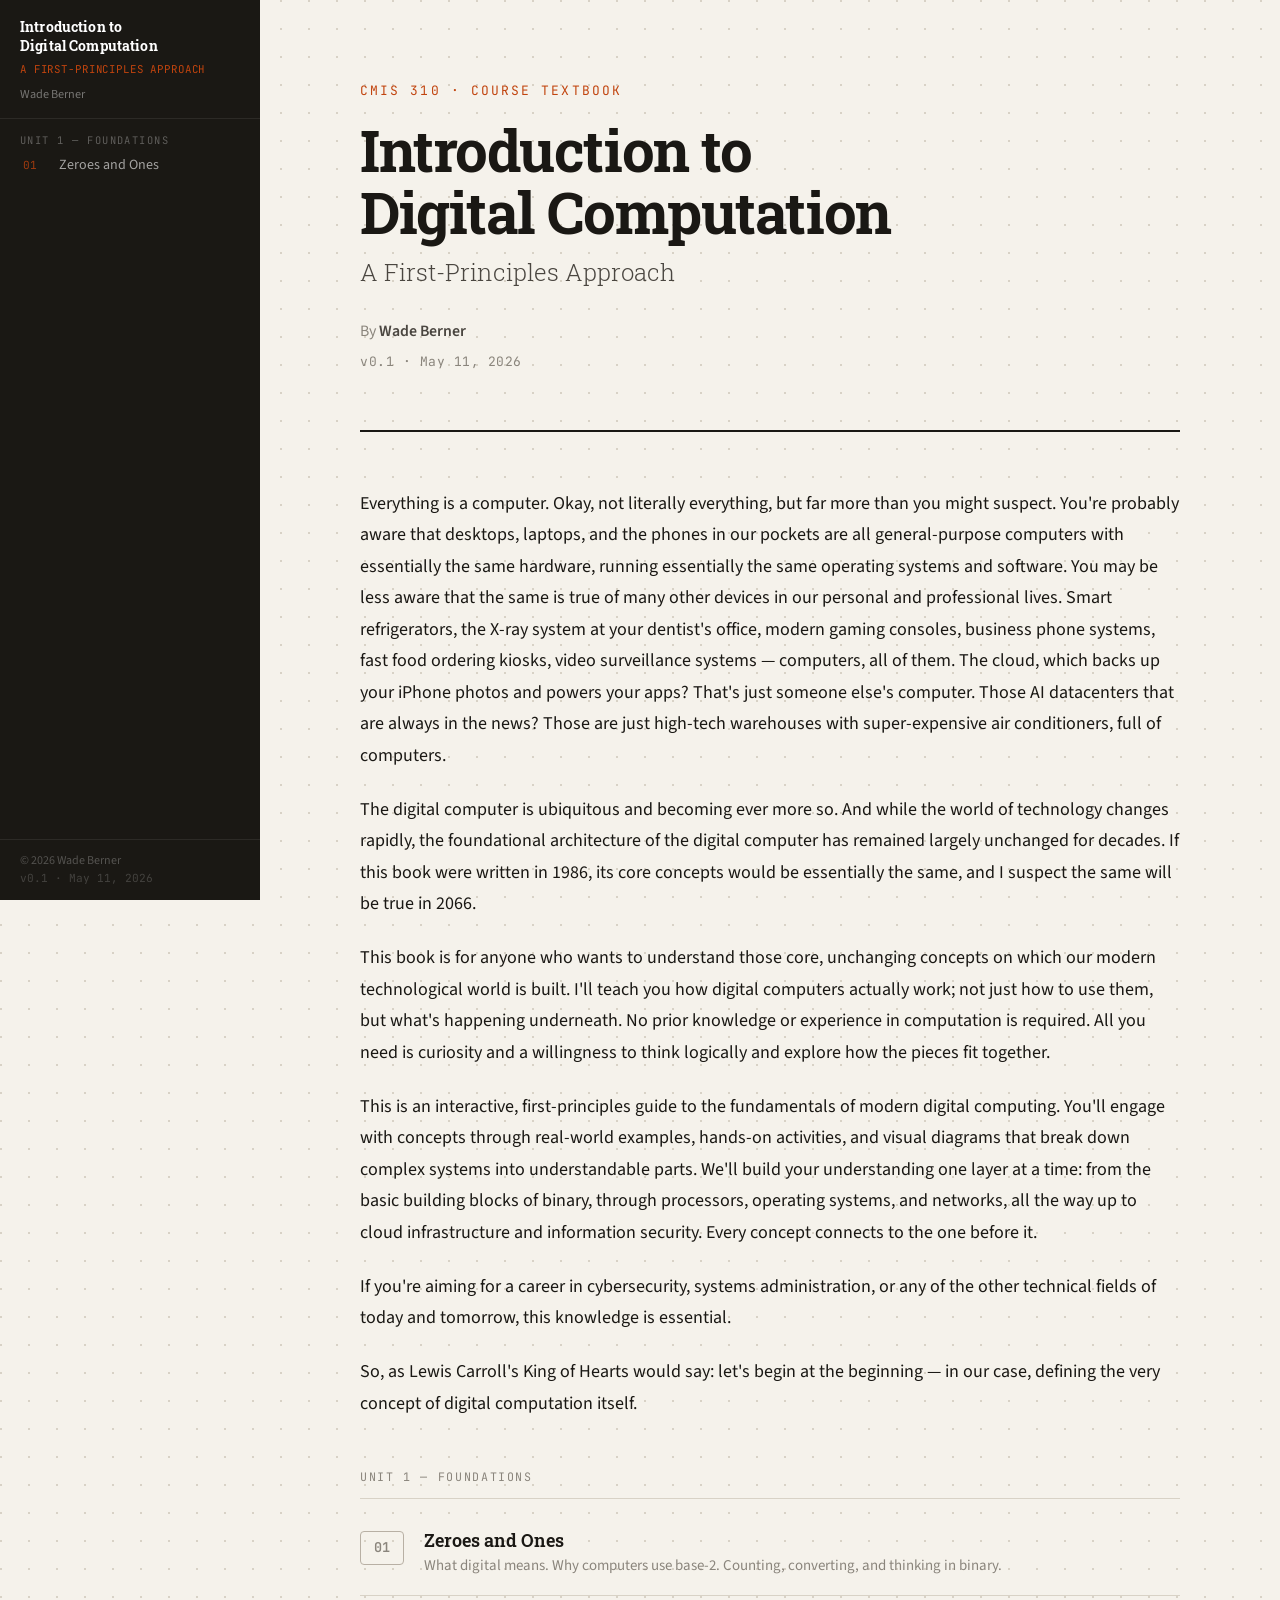
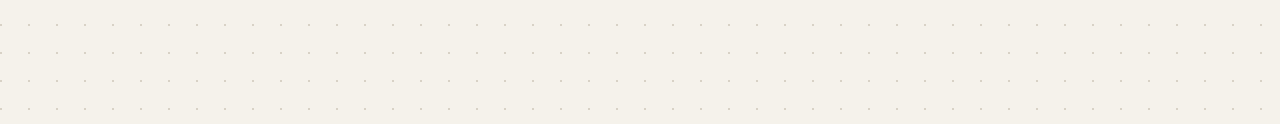
<file: index.html>
<!DOCTYPE html>
<html lang="en">
<head>
  <meta charset="UTF-8">
  <meta name="viewport" content="width=device-width, initial-scale=1.0">
  <title>Introduction to Digital Computation</title>
  <link rel="icon" href="favicon.svg" type="image/svg+xml">
  <link rel="stylesheet" href="css/main.css">
</head>
<body>

<div class="site-wrapper">

  <!-- ── Sidebar ── -->
  <nav class="sidebar" aria-label="Book navigation">
    <div class="sidebar-logo">
      <a href="index.html" class="book-title">Introduction to<br>Digital Computation</a>
      <div class="book-subtitle">A First-Principles Approach</div>
      <div class="book-author">Wade Berner</div>
    </div>

    <div class="nav-unit">
      <div class="nav-unit-label">Unit 1 — Foundations</div>
      <a href="chapters/ch01.html" class="nav-chapter">
        <span class="ch-num">01</span> Zeroes and Ones
      </a>
      <a href="chapters/ch02.html" class="nav-chapter">
        <span class="ch-num">02</span> Physical Bits
      </a>
      <a href="chapters/ch03.html" class="nav-chapter">
        <span class="ch-num">03</span> Data Representation
      </a>
    </div>

    <div class="nav-unit">
      <div class="nav-unit-label">Unit 2 — Hardware</div>
      <a href="chapters/ch04.html" class="nav-chapter">
        <span class="ch-num">04</span> Processors
      </a>
      <a href="chapters/ch05.html" class="nav-chapter">
        <span class="ch-num">05</span> Memory &amp; Storage
      </a>
      <a href="chapters/ch06.html" class="nav-chapter">
        <span class="ch-num">06</span> I/O &amp; System Architecture
      </a>
    </div>

    <div class="nav-unit">
      <div class="nav-unit-label">Unit 3 — Software</div>
      <a href="chapters/ch07.html" class="nav-chapter">
        <span class="ch-num">07</span> System vs. Application Software
      </a>
      <a href="chapters/ch08.html" class="nav-chapter">
        <span class="ch-num">08</span> Operating Systems
      </a>
      <a href="chapters/ch09.html" class="nav-chapter">
        <span class="ch-num">09</span> File Systems &amp; Directory Services
      </a>
    </div>

    <div class="nav-unit">
      <div class="nav-unit-label">Unit 4 — Networks</div>
      <a href="chapters/ch10.html" class="nav-chapter">
        <span class="ch-num">10</span> Networking Fundamentals
      </a>
      <a href="chapters/ch11.html" class="nav-chapter">
        <span class="ch-num">11</span> Network Architecture &amp; Communication
      </a>
    </div>

    <div class="nav-unit">
      <div class="nav-unit-label">Unit 5 — Administration</div>
      <a href="chapters/ch12.html" class="nav-chapter">
        <span class="ch-num">12</span> System Administration
      </a>
      <a href="chapters/ch13.html" class="nav-chapter">
        <span class="ch-num">13</span> Virtualization &amp; Cloud
      </a>
      <a href="chapters/ch14.html" class="nav-chapter">
        <span class="ch-num">14</span> Putting It All Together
      </a>
    </div>

    <div class="sidebar-footer">
      &copy; 2026 Wade Berner<br>
      <span class="sidebar-version">v0.1 &middot; May 11, 2026</span>
    </div>
  </nav>

  <!-- ── Main ── -->
  <main class="main-content">

    <div class="index-hero">
      <div class="hero-eyebrow">CMIS 310 · Course Textbook</div>
      <h1>Introduction to<br>Digital Computation</h1>
      <div class="subtitle">A First-Principles Approach</div>
      <div class="author-line">By <strong>Wade Berner</strong></div>
      <div class="hero-version">v0.1 &middot; May 11, 2026</div>
    </div>

    <div class="prose" style="margin-bottom: 48px;">
      <p>Everything is a computer. Okay, not literally everything, but far more than you might suspect. You're probably aware that desktops, laptops, and the phones in our pockets are all general-purpose computers with essentially the same hardware, running essentially the same operating systems and software. You may be less aware that the same is true of many other devices in our personal and professional lives. Smart refrigerators, the X-ray system at your dentist's office, modern gaming consoles, business phone systems, fast food ordering kiosks, video surveillance systems — computers, all of them. The cloud, which backs up your iPhone photos and powers your apps? That's just someone else's computer. Those AI datacenters that are always in the news? Those are just high-tech warehouses with super-expensive air conditioners, full of computers.</p>

      <p>The digital computer is ubiquitous and becoming ever more so. And while the world of technology changes rapidly, the foundational architecture of the digital computer has remained largely unchanged for decades. If this book were written in 1986, its core concepts would be essentially the same, and I suspect the same will be true in 2066.</p>

      <p>This book is for anyone who wants to understand those core, unchanging concepts on which our modern technological world is built. I'll teach you how digital computers actually work; not just how to use them, but what's happening underneath. No prior knowledge or experience in computation is required. All you need is curiosity and a willingness to think logically and explore how the pieces fit together.</p>

      <p>This is an interactive, first-principles guide to the fundamentals of modern digital computing. You'll engage with concepts through real-world examples, hands-on activities, and visual diagrams that break down complex systems into understandable parts. We'll build your understanding one layer at a time: from the basic building blocks of binary, through processors, operating systems, and networks, all the way up to cloud infrastructure and information security. Every concept connects to the one before it.</p>

      <p>If you're aiming for a career in cybersecurity, systems administration, or any of the other technical fields of today and tomorrow, this knowledge is essential.</p>

      <p>So, as Lewis Carroll's King of Hearts would say: let's begin at the beginning — in our case, defining the very concept of digital computation itself.</p>
    </div>

    <!-- Unit 1 -->
    <div class="unit-section">
      <div class="unit-label">Unit 1 — Foundations</div>

      <a href="chapters/ch01.html" class="chapter-card">
        <div class="card-num">01</div>
        <div class="card-body">
          <div class="card-title">Zeroes and Ones</div>
          <div class="card-desc">What digital means. Why computers use base-2. Counting, converting, and thinking in binary.</div>
        </div>
      </a>

      <!-- TEMP HIDDEN: ch02, ch03, and Units 2-5
      <a href="chapters/ch02.html" class="chapter-card">
        <div class="card-num">02</div>
        <div class="card-body">
          <div class="card-title">Physical Bits</div>
          <div class="card-desc">How 1s and 0s exist in the real world — transistors, electrical signals, optical storage, and magnetic media.</div>
        </div>
      </a>

      <a href="chapters/ch03.html" class="chapter-card">
        <div class="card-num">03</div>
        <div class="card-body">
          <div class="card-title">Data Representation</div>
          <div class="card-desc">From bits to bytes to everything else — how computers encode text, images, audio, and video.</div>
        </div>
      </a>
    </div>

    <div class="unit-section">
      <div class="unit-label">Unit 2 — Hardware</div>

      <a href="chapters/ch04.html" class="chapter-card">
        <div class="card-num">04</div>
        <div class="card-body">
          <div class="card-title">Processors</div>
          <div class="card-desc">The CPU: how it works, what the specs mean, and how to evaluate them as an IT professional.</div>
        </div>
      </a>

      <a href="chapters/ch05.html" class="chapter-card">
        <div class="card-num">05</div>
        <div class="card-body">
          <div class="card-title">Memory &amp; Storage</div>
          <div class="card-desc">The full storage hierarchy — RAM, cache, SSD, HDD — and the latency, cost, and capacity tradeoffs between them.</div>
        </div>
      </a>

      <a href="chapters/ch06.html" class="chapter-card">
        <div class="card-num">06</div>
        <div class="card-body">
          <div class="card-title">I/O &amp; System Architecture</div>
          <div class="card-desc">Motherboards, buses, ports, and peripherals. How the components of a computer connect and communicate.</div>
        </div>
      </a>
    </div>

    <div class="unit-section">
      <div class="unit-label">Unit 3 — Software</div>

      <a href="chapters/ch07.html" class="chapter-card">
        <div class="card-num">07</div>
        <div class="card-body">
          <div class="card-title">System vs. Application Software</div>
          <div class="card-desc">Firmware, drivers, operating systems, middleware, and applications — the software stack explained.</div>
        </div>
      </a>

      <a href="chapters/ch08.html" class="chapter-card">
        <div class="card-num">08</div>
        <div class="card-body">
          <div class="card-title">Operating Systems</div>
          <div class="card-desc">What an OS actually does, and a practical comparison of Windows, macOS, and Linux for IT decision-making.</div>
        </div>
      </a>

      <a href="chapters/ch09.html" class="chapter-card">
        <div class="card-num">09</div>
        <div class="card-body">
          <div class="card-title">File Systems &amp; Directory Services</div>
          <div class="card-desc">NTFS, ext4, permissions, fault tolerance, journaling, and Active Directory.</div>
        </div>
      </a>
    </div>

    <div class="unit-section">
      <div class="unit-label">Unit 4 — Networks</div>

      <a href="chapters/ch10.html" class="chapter-card">
        <div class="card-num">10</div>
        <div class="card-body">
          <div class="card-title">Networking Fundamentals</div>
          <div class="card-desc">Bits on a wire to packets to protocols. The OSI model as a thinking tool. IP, DNS, wired and wireless.</div>
        </div>
      </a>

      <a href="chapters/ch11.html" class="chapter-card">
        <div class="card-num">11</div>
        <div class="card-body">
          <div class="card-title">Network Architecture &amp; Communication</div>
          <div class="card-desc">LANs, WANs, VPNs, switches, routers, firewalls, and how a web request actually works end-to-end.</div>
        </div>
      </a>
    </div>

    <div class="unit-section">
      <div class="unit-label">Unit 5 — Administration &amp; Modern Infrastructure</div>

      <a href="chapters/ch12.html" class="chapter-card">
        <div class="card-num">12</div>
        <div class="card-body">
          <div class="card-title">System Administration Fundamentals</div>
          <div class="card-desc">User management, patching, monitoring, backups, and an introduction to CLI and scripting.</div>
        </div>
      </a>

      <a href="chapters/ch13.html" class="chapter-card">
        <div class="card-num">13</div>
        <div class="card-body">
          <div class="card-title">Virtualization &amp; Cloud Computing</div>
          <div class="card-desc">Hypervisors, VMs, containers, IaaS/PaaS/SaaS, and the business case for cloud.</div>
        </div>
      </a>

      <a href="chapters/ch14.html" class="chapter-card">
        <div class="card-num">14</div>
        <div class="card-body">
          <div class="card-title">Putting It All Together</div>
          <div class="card-desc">A top-to-bottom walkthrough of a real IT scenario, touching every layer from binary to cloud.</div>
        </div>
      </a>
    END TEMP HIDDEN -->
    </div>

  </main>
</div>

<script src="js/main.js"></script>
</body>
</html>
</file>
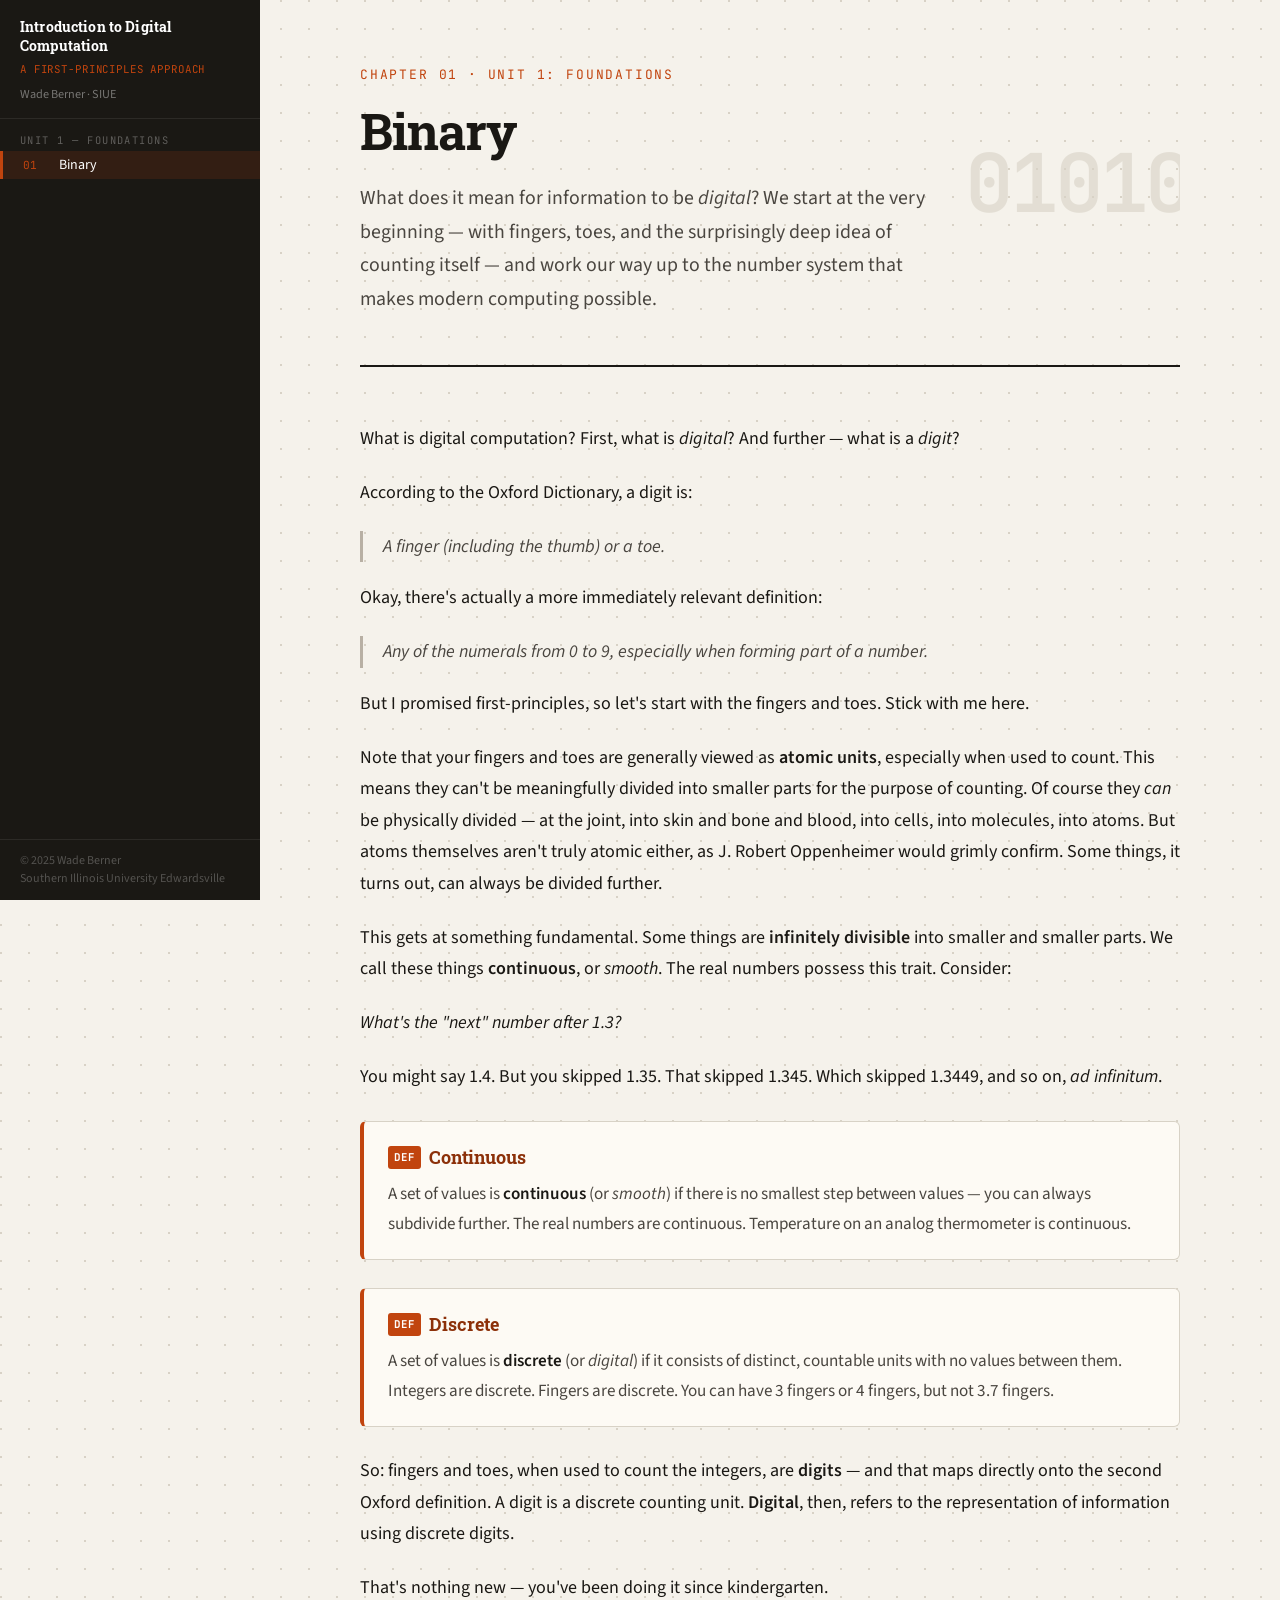
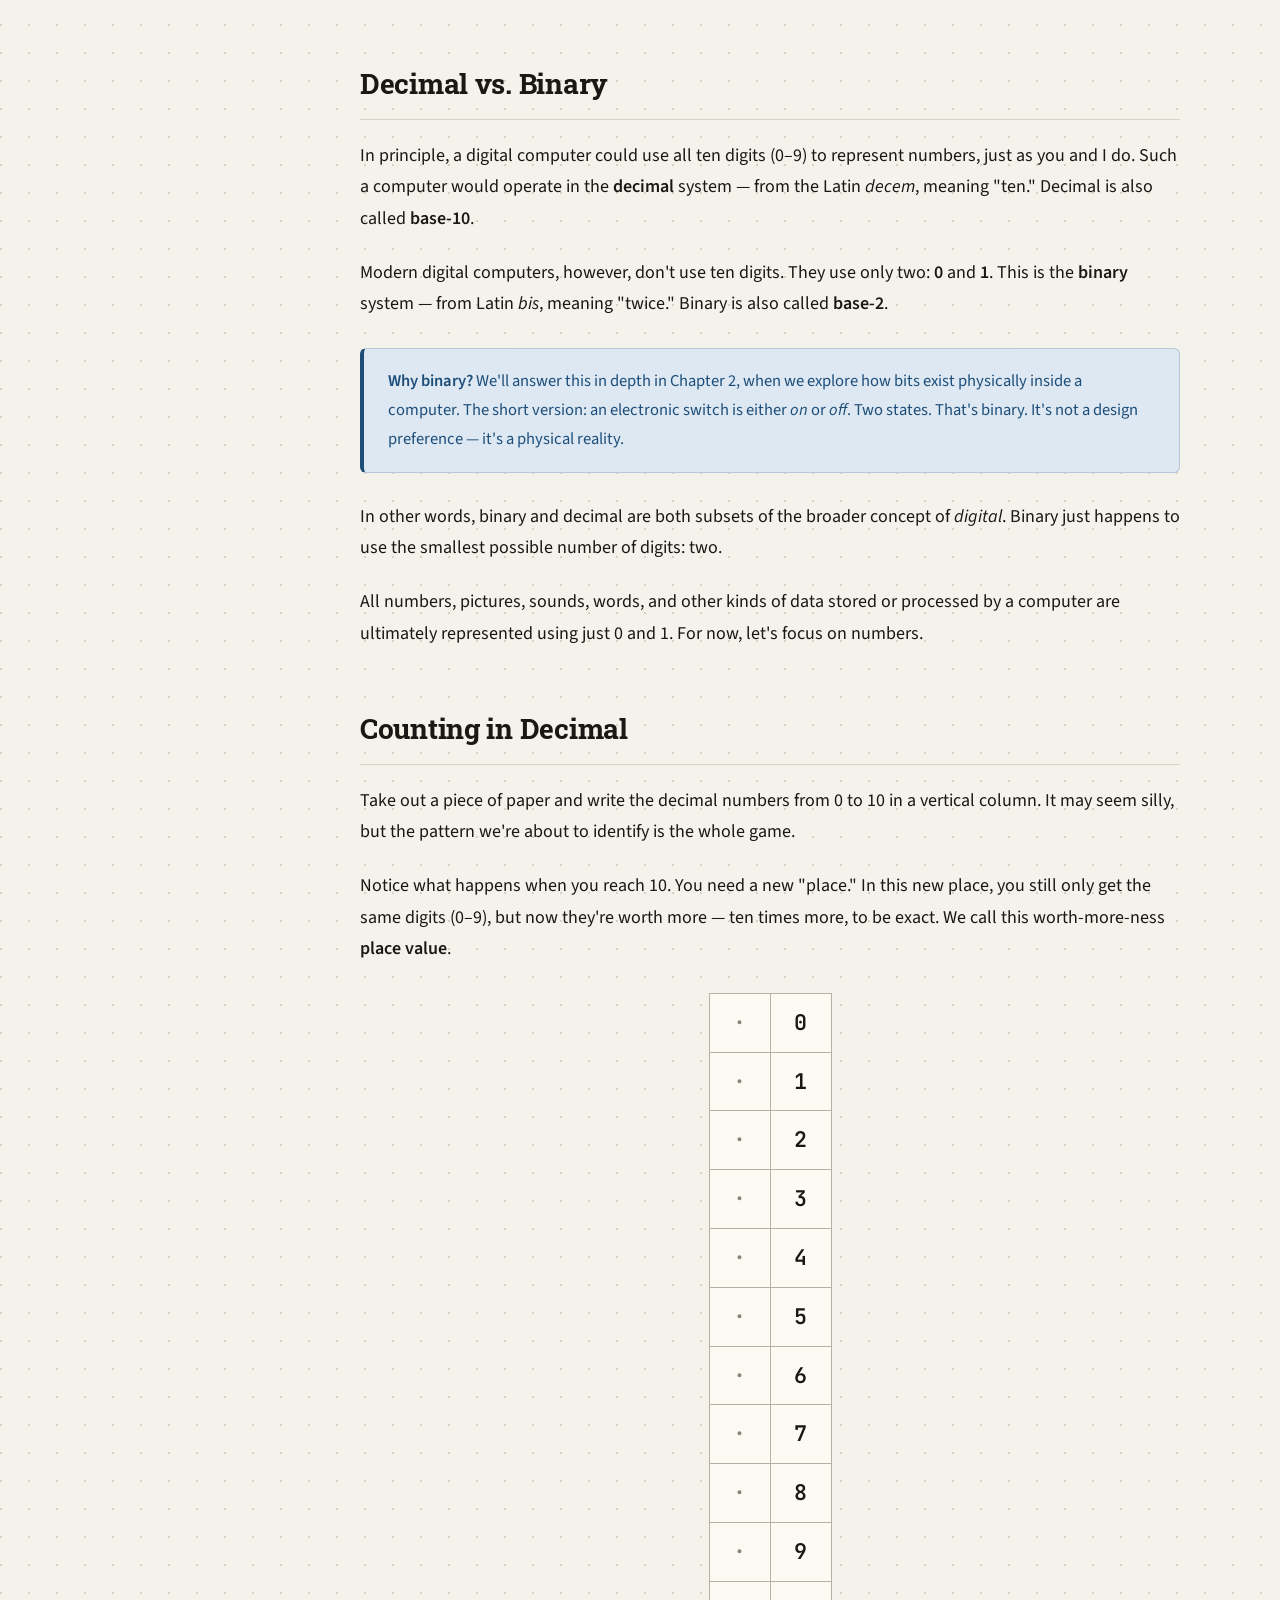
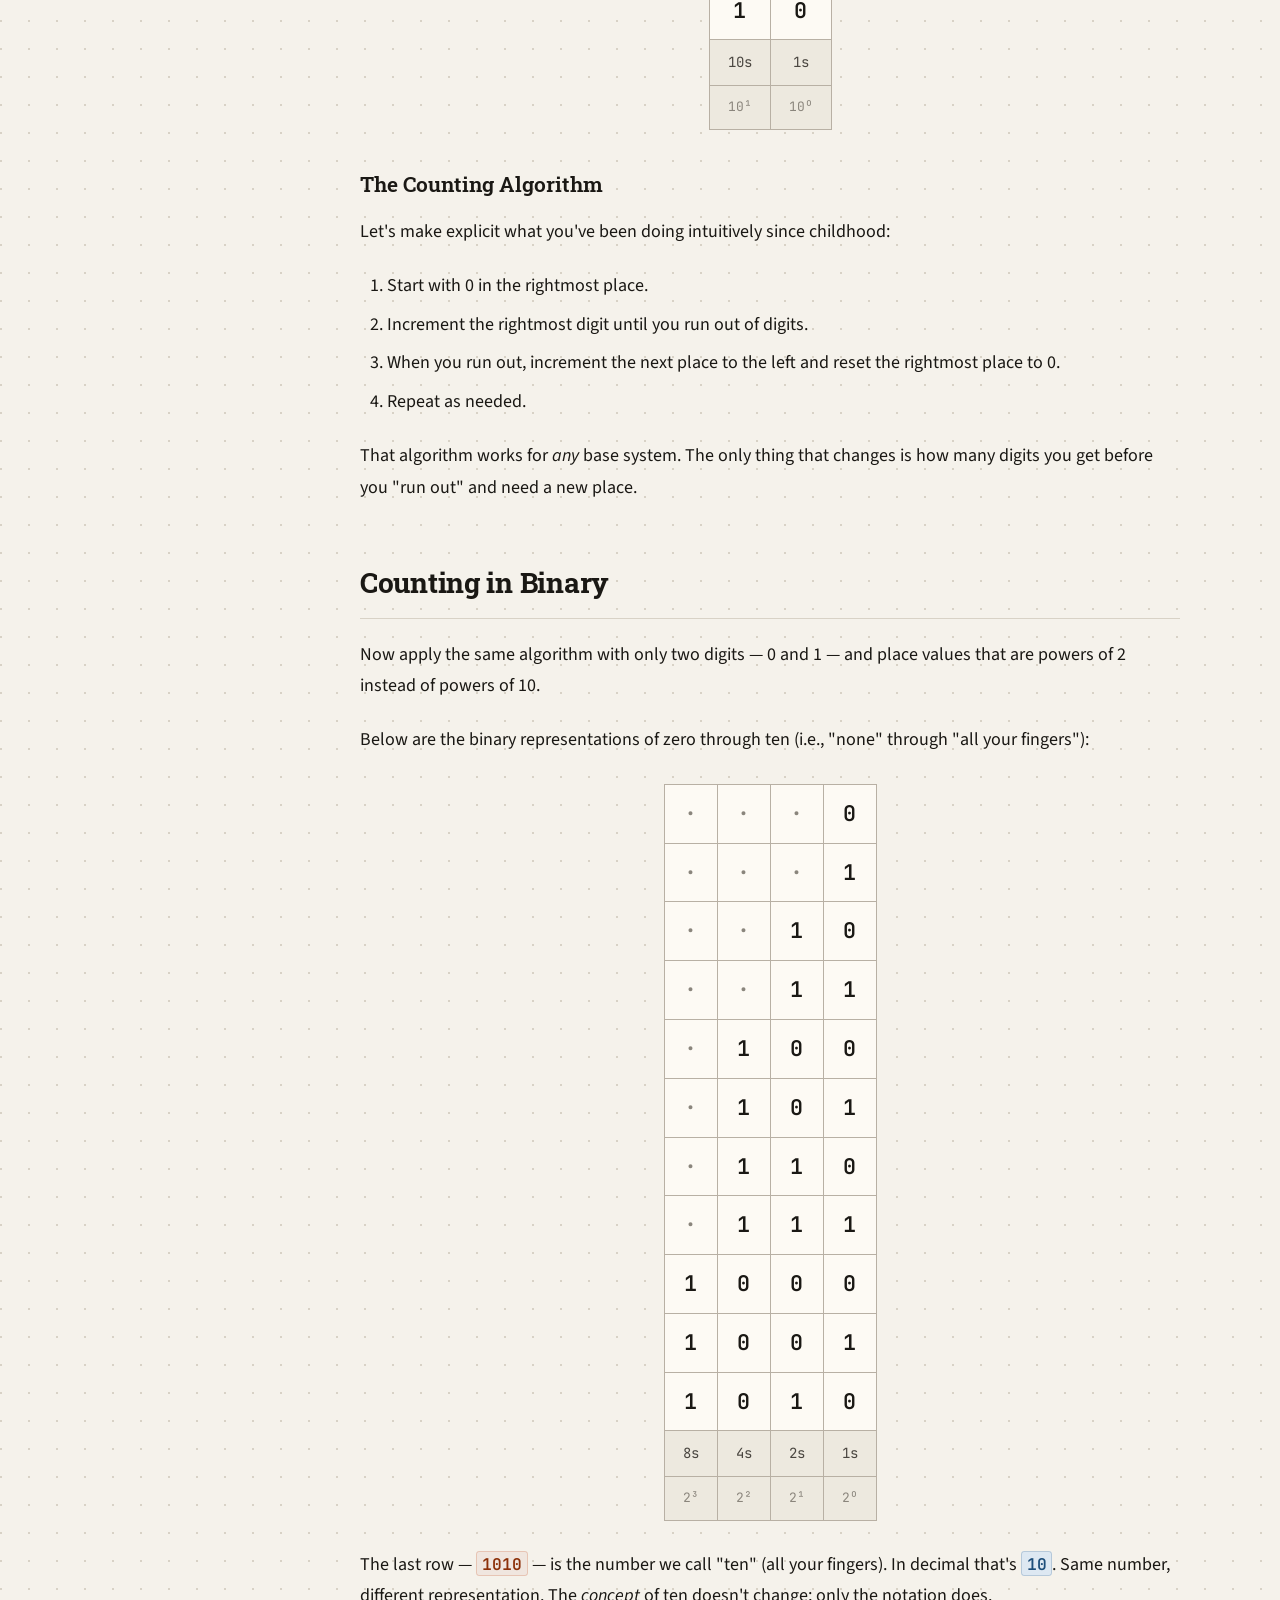
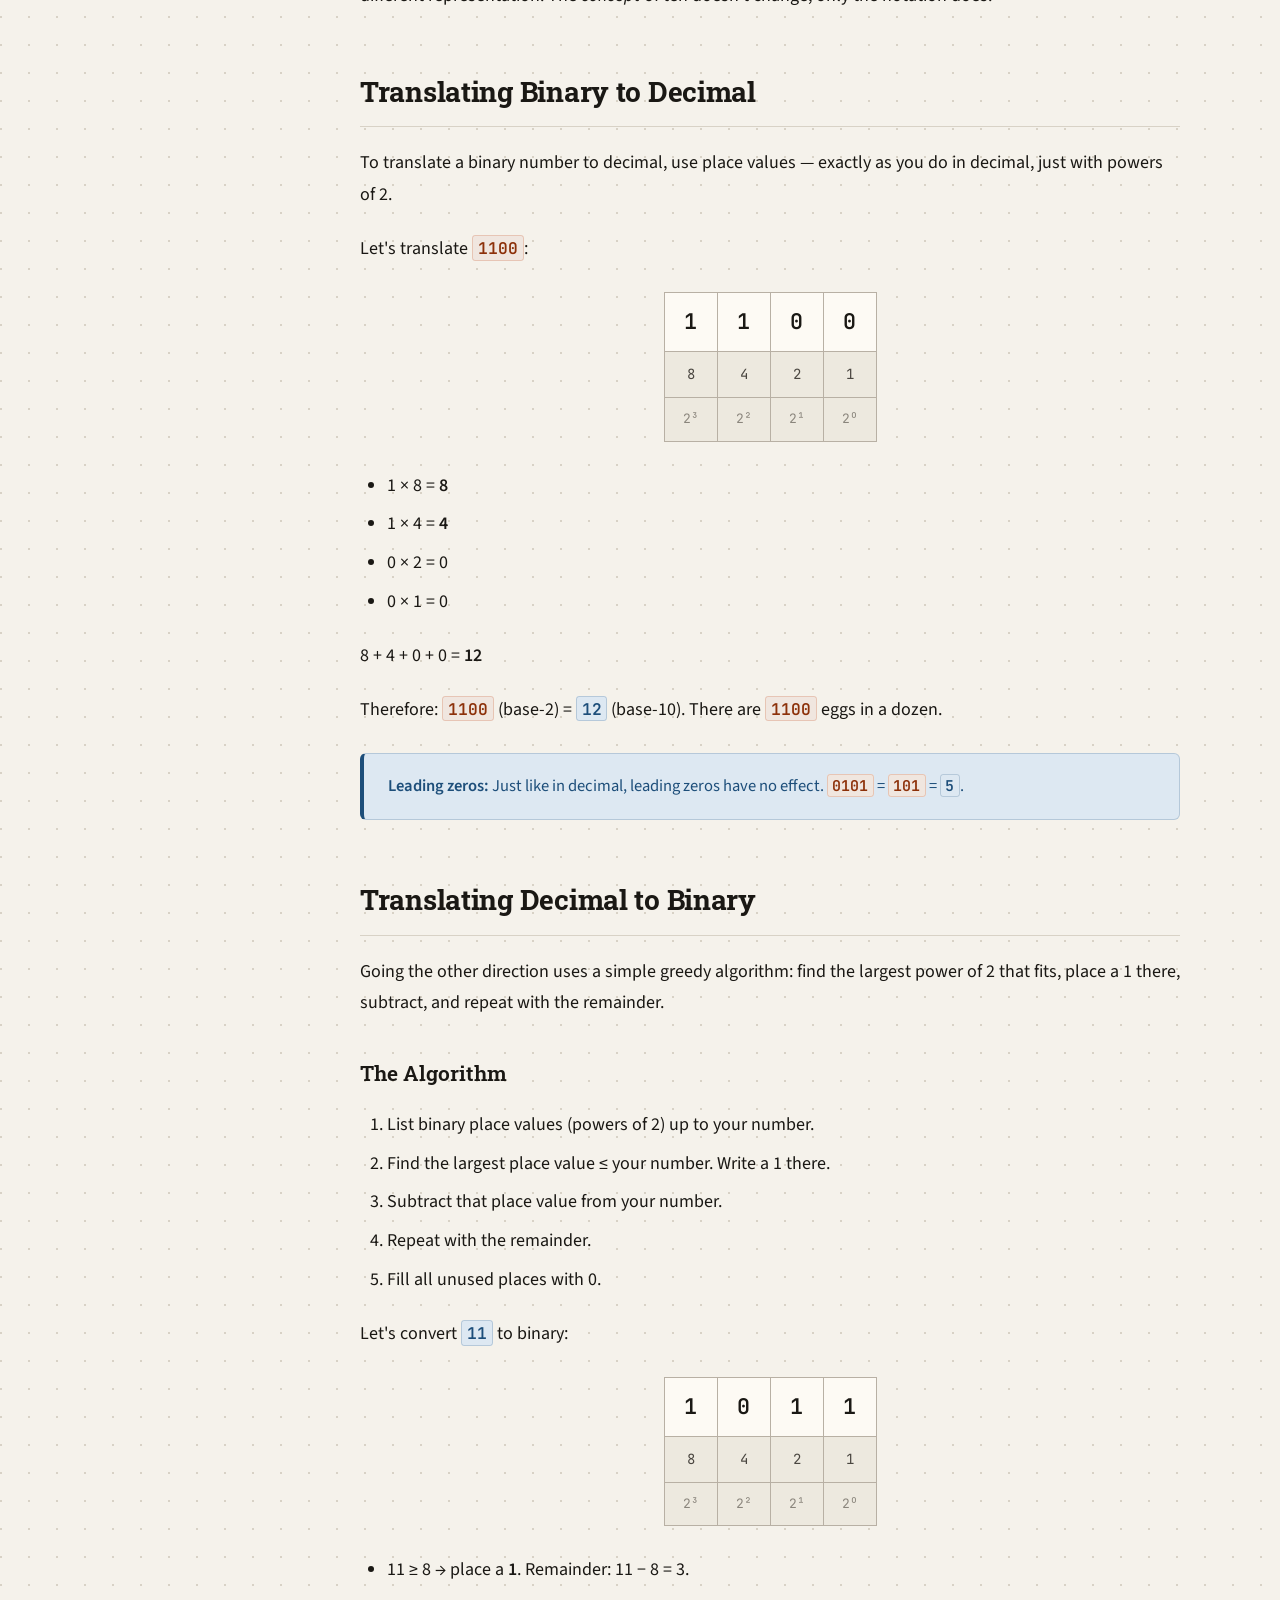
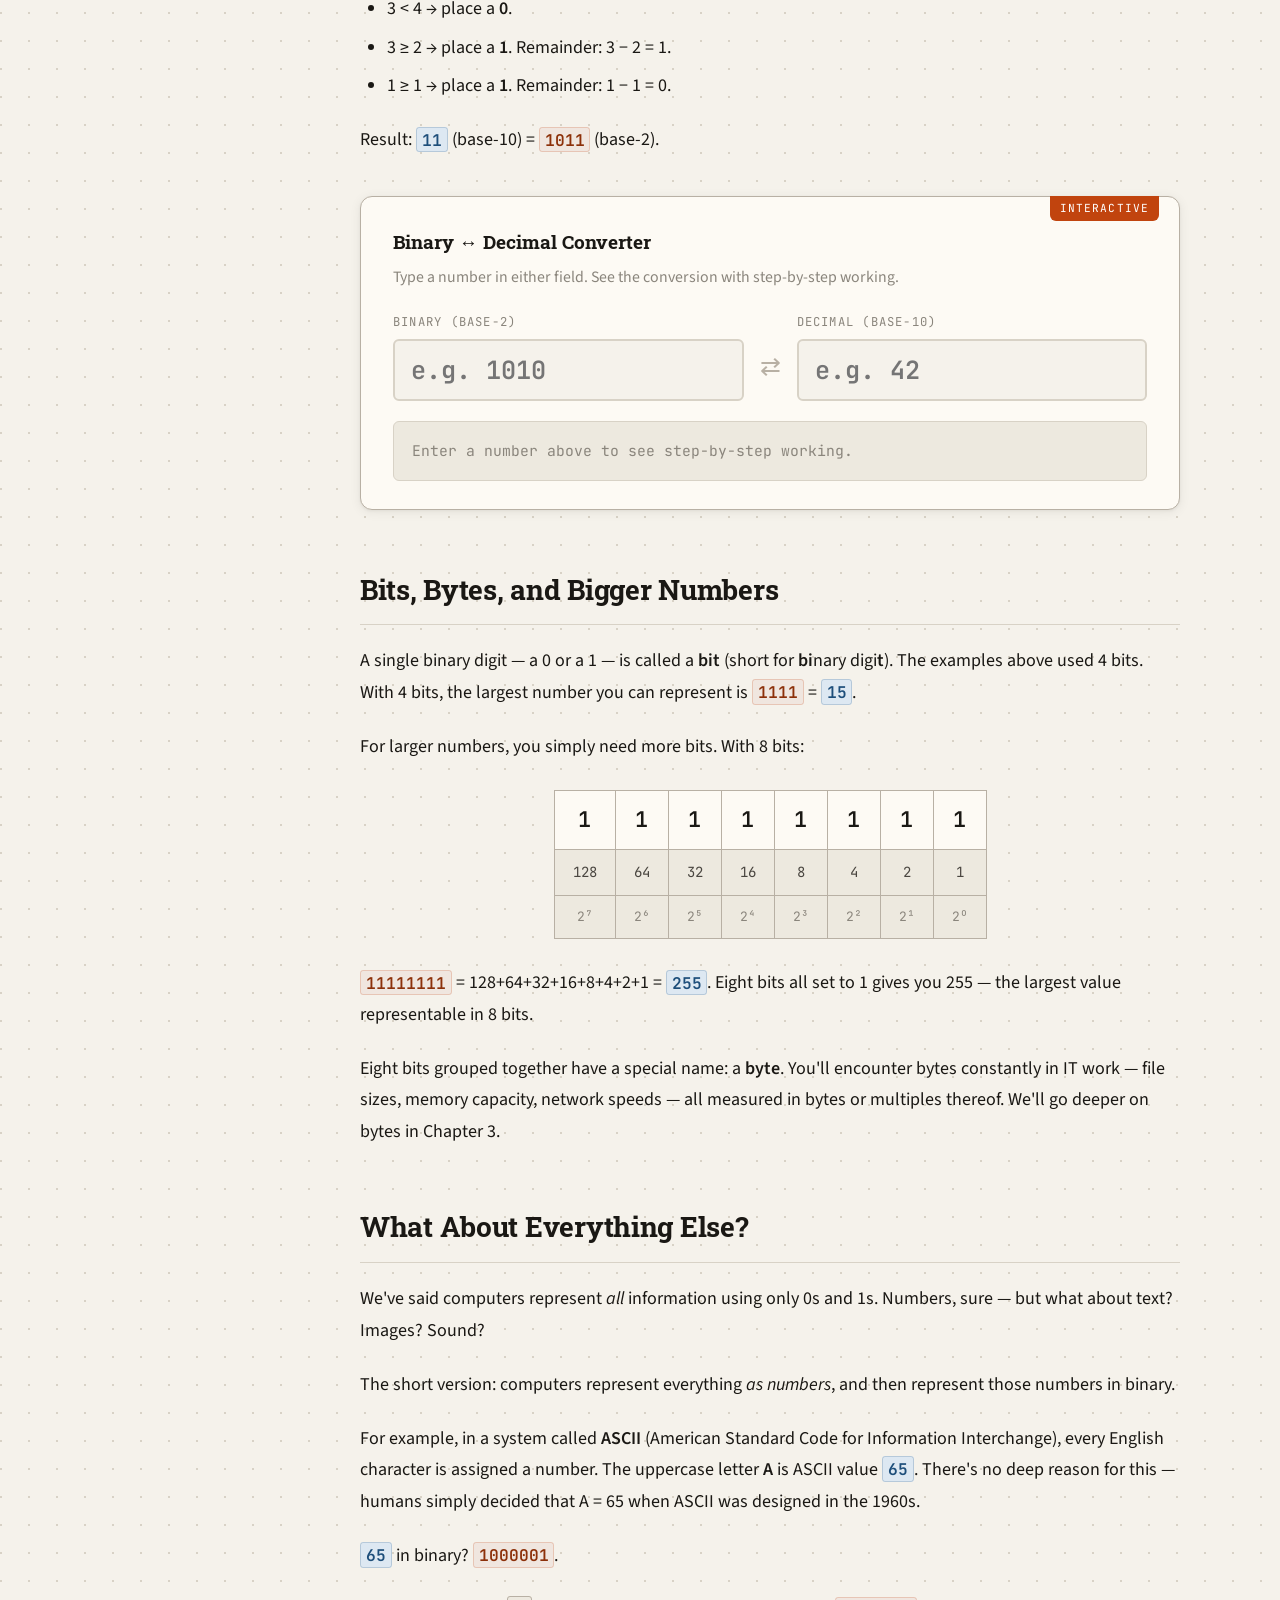
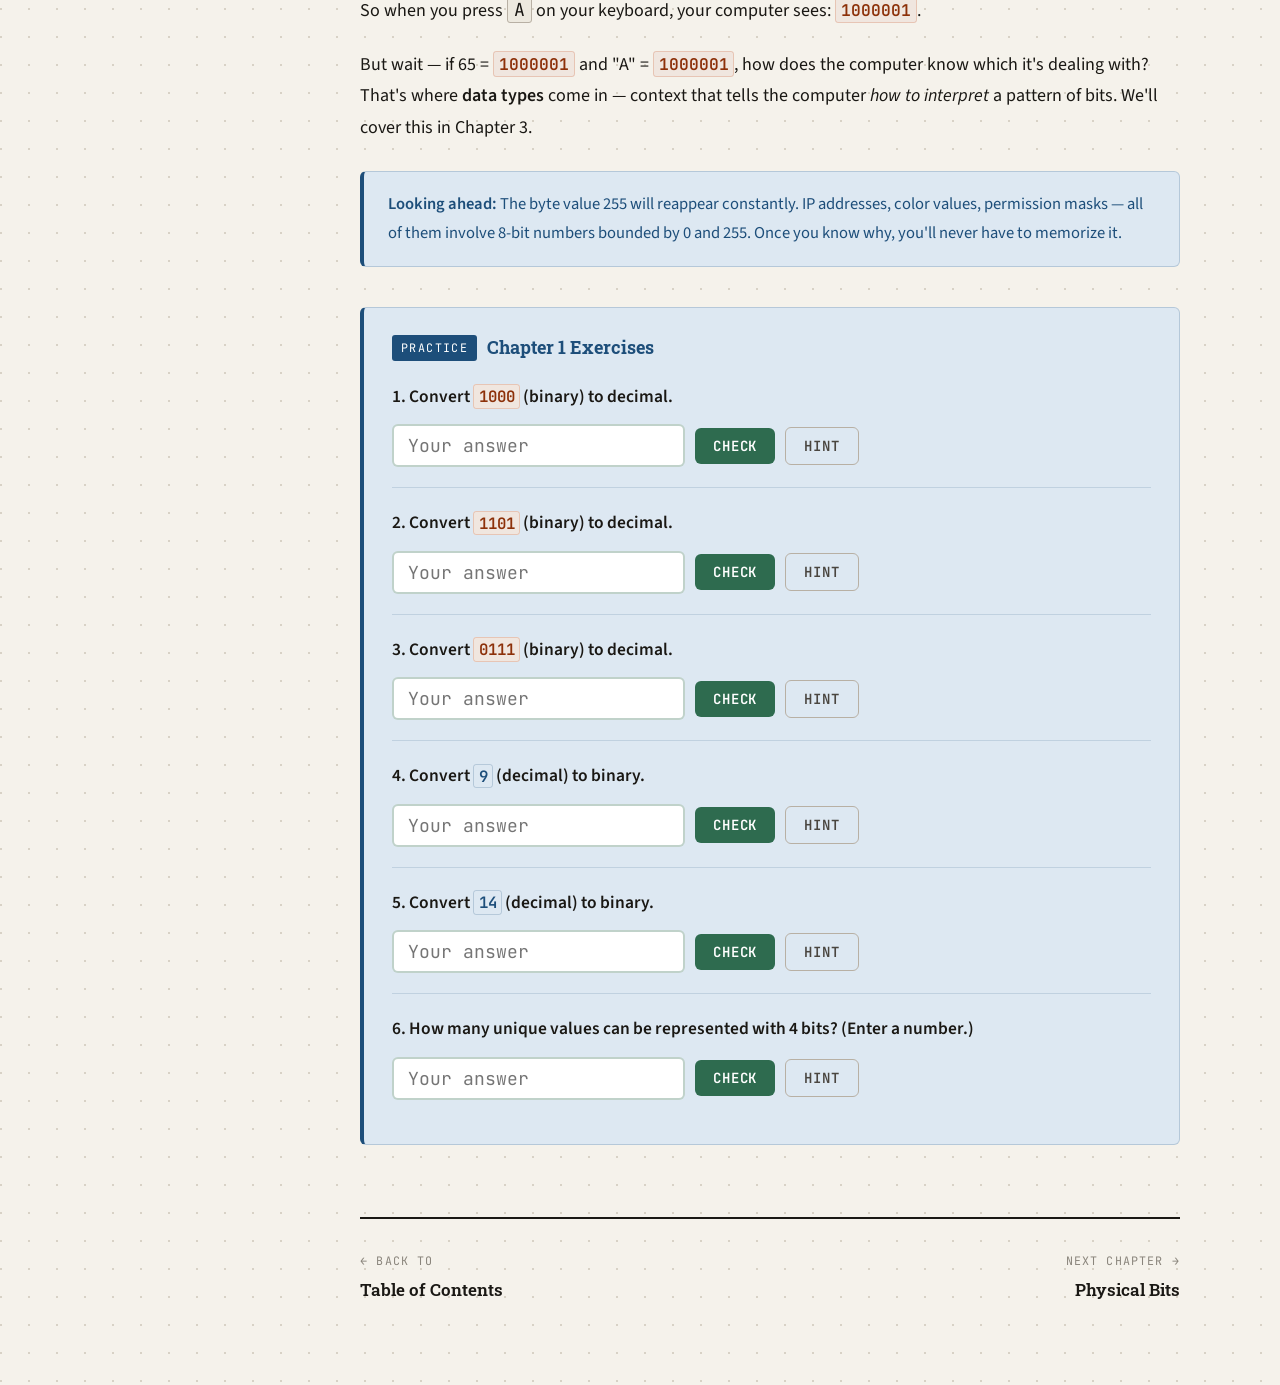
<file: ch01.html>
<!DOCTYPE html>
<html lang="en">
<head>
  <meta charset="UTF-8">
  <meta name="viewport" content="width=device-width, initial-scale=1.0">
  <title>Chapter 1: Binary — Introduction to Digital Computation</title>
  <link rel="stylesheet" href="../css/main.css">
</head>
<body>

<div class="site-wrapper">

  <!-- ── Sidebar ── -->
  <nav class="sidebar" aria-label="Book navigation">
    <div class="sidebar-logo">
      <a href="../index.html" class="book-title">Introduction to Digital Computation</a>
      <div class="book-subtitle">A First-Principles Approach</div>
      <div class="book-author">Wade Berner · SIUE</div>
    </div>

    <div class="nav-unit">
      <div class="nav-unit-label">Unit 1 — Foundations</div>
      <a href="ch01.html" class="nav-chapter active">
        <span class="ch-num">01</span> Binary
      </a>
      <a href="ch02.html" class="nav-chapter">
        <span class="ch-num">02</span> Physical Bits
      </a>
      <a href="ch03.html" class="nav-chapter">
        <span class="ch-num">03</span> Data Representation
      </a>
    </div>

    <div class="nav-unit">
      <div class="nav-unit-label">Unit 2 — Hardware</div>
      <a href="ch04.html" class="nav-chapter">
        <span class="ch-num">04</span> Processors
      </a>
      <a href="ch05.html" class="nav-chapter">
        <span class="ch-num">05</span> Memory &amp; Storage
      </a>
      <a href="ch06.html" class="nav-chapter">
        <span class="ch-num">06</span> I/O &amp; System Architecture
      </a>
    </div>

    <div class="nav-unit">
      <div class="nav-unit-label">Unit 3 — Software</div>
      <a href="ch07.html" class="nav-chapter">
        <span class="ch-num">07</span> System vs. Application Software
      </a>
      <a href="ch08.html" class="nav-chapter">
        <span class="ch-num">08</span> Operating Systems
      </a>
      <a href="ch09.html" class="nav-chapter">
        <span class="ch-num">09</span> File Systems &amp; Directory Services
      </a>
    </div>

    <div class="nav-unit">
      <div class="nav-unit-label">Unit 4 — Networks</div>
      <a href="ch10.html" class="nav-chapter">
        <span class="ch-num">10</span> Networking Fundamentals
      </a>
      <a href="ch11.html" class="nav-chapter">
        <span class="ch-num">11</span> Network Architecture &amp; Communication
      </a>
    </div>

    <div class="nav-unit">
      <div class="nav-unit-label">Unit 5 — Administration</div>
      <a href="ch12.html" class="nav-chapter">
        <span class="ch-num">12</span> System Administration
      </a>
      <a href="ch13.html" class="nav-chapter">
        <span class="ch-num">13</span> Virtualization &amp; Cloud
      </a>
      <a href="ch14.html" class="nav-chapter">
        <span class="ch-num">14</span> Putting It All Together
      </a>
    </div>

    <div class="sidebar-footer">
      &copy; 2025 Wade Berner<br>
      Southern Illinois University Edwardsville
    </div>
  </nav>

  <!-- ── Main ── -->
  <main class="main-content">

    <!-- Chapter Header -->
    <header class="chapter-header">
      <div class="chapter-eyebrow">Chapter 01 · Unit 1: Foundations</div>
      <h1 class="chapter-title">Binary</h1>
      <div class="chapter-deco">01010</div>
      <p class="chapter-intro">What does it mean for information to be <em>digital</em>? We start at the very beginning — with fingers, toes, and the surprisingly deep idea of counting itself — and work our way up to the number system that makes modern computing possible.</p>
    </header>

    <!-- Prose -->
    <article class="prose">

      <p>What is digital computation? First, what is <em>digital</em>? And further — what is a <em>digit</em>?</p>

      <p>According to the Oxford Dictionary, a digit is:</p>

      <blockquote style="border-left: 3px solid var(--border-dark); padding-left: 20px; margin: 20px 0; color: var(--ink-mid); font-style: italic;">
        A finger (including the thumb) or a toe.
      </blockquote>

      <p>Okay, there's actually a more immediately relevant definition:</p>

      <blockquote style="border-left: 3px solid var(--border-dark); padding-left: 20px; margin: 20px 0; color: var(--ink-mid); font-style: italic;">
        Any of the numerals from 0 to 9, especially when forming part of a number.
      </blockquote>

      <p>But I promised first-principles, so let's start with the fingers and toes. Stick with me here.</p>

      <p>Note that your fingers and toes are generally viewed as <strong>atomic units</strong>, especially when used to count. This means they can't be meaningfully divided into smaller parts for the purpose of counting. Of course they <em>can</em> be physically divided — at the joint, into skin and bone and blood, into cells, into molecules, into atoms. But atoms themselves aren't truly atomic either, as J. Robert Oppenheimer would grimly confirm. Some things, it turns out, can always be divided further.</p>

      <p>This gets at something fundamental. Some things are <strong>infinitely divisible</strong> into smaller and smaller parts. We call these things <strong>continuous</strong>, or <em>smooth</em>. The real numbers possess this trait. Consider:</p>

      <p><em>What's the "next" number after 1.3?</em></p>

      <p>You might say 1.4. But you skipped 1.35. That skipped 1.345. Which skipped 1.3449, and so on, <em>ad infinitum</em>.</p>

      <div class="definition">
        <div class="def-term">Continuous</div>
        <p>A set of values is <strong>continuous</strong> (or <em>smooth</em>) if there is no smallest step between values — you can always subdivide further. The real numbers are continuous. Temperature on an analog thermometer is continuous.</p>
      </div>

      <div class="definition">
        <div class="def-term">Discrete</div>
        <p>A set of values is <strong>discrete</strong> (or <em>digital</em>) if it consists of distinct, countable units with no values between them. Integers are discrete. Fingers are discrete. You can have 3 fingers or 4 fingers, but not 3.7 fingers.</p>
      </div>

      <p>So: fingers and toes, when used to count the integers, are <strong>digits</strong> — and that maps directly onto the second Oxford definition. A digit is a discrete counting unit. <strong>Digital</strong>, then, refers to the representation of information using discrete digits.</p>

      <p>That's nothing new — you've been doing it since kindergarten.</p>

      <h2>Decimal vs. Binary</h2>

      <p>In principle, a digital computer could use all ten digits (0–9) to represent numbers, just as you and I do. Such a computer would operate in the <strong>decimal</strong> system — from the Latin <em>decem</em>, meaning "ten." Decimal is also called <strong>base-10</strong>.</p>

      <p>Modern digital computers, however, don't use ten digits. They use only two: <strong>0</strong> and <strong>1</strong>. This is the <strong>binary</strong> system — from Latin <em>bis</em>, meaning "twice." Binary is also called <strong>base-2</strong>.</p>

      <div class="note">
        <strong>Why binary?</strong> We'll answer this in depth in Chapter 2, when we explore how bits exist physically inside a computer. The short version: an electronic switch is either <em>on</em> or <em>off</em>. Two states. That's binary. It's not a design preference — it's a physical reality.
      </div>

      <p>In other words, binary and decimal are both subsets of the broader concept of <em>digital</em>. Binary just happens to use the smallest possible number of digits: two.</p>

      <p>All numbers, pictures, sounds, words, and other kinds of data stored or processed by a computer are ultimately represented using just 0 and 1. For now, let's focus on numbers.</p>

      <h2>Counting in Decimal</h2>

      <p>Take out a piece of paper and write the decimal numbers from 0 to 10 in a vertical column. It may seem silly, but the pattern we're about to identify is the whole game.</p>

      <p>Notice what happens when you reach 10. You need a new "place." In this new place, you still only get the same digits (0–9), but now they're worth more — ten times more, to be exact. We call this worth-more-ness <strong>place value</strong>.</p>

      <table class="place-table" style="margin: 28px auto;">
        <tr class="row-digit">
          <td style="color:var(--ink-light);">·</td>
          <td>0</td>
        </tr>
        <tr class="row-digit"><td style="color:var(--ink-light);">·</td><td>1</td></tr>
        <tr class="row-digit"><td style="color:var(--ink-light);">·</td><td>2</td></tr>
        <tr class="row-digit"><td style="color:var(--ink-light);">·</td><td>3</td></tr>
        <tr class="row-digit"><td style="color:var(--ink-light);">·</td><td>4</td></tr>
        <tr class="row-digit"><td style="color:var(--ink-light);">·</td><td>5</td></tr>
        <tr class="row-digit"><td style="color:var(--ink-light);">·</td><td>6</td></tr>
        <tr class="row-digit"><td style="color:var(--ink-light);">·</td><td>7</td></tr>
        <tr class="row-digit"><td style="color:var(--ink-light);">·</td><td>8</td></tr>
        <tr class="row-digit"><td style="color:var(--ink-light);">·</td><td>9</td></tr>
        <tr class="row-digit"><td>1</td><td>0</td></tr>
        <tr class="row-place"><td>10s</td><td>1s</td></tr>
        <tr class="row-power"><td>10¹</td><td>10⁰</td></tr>
      </table>

      <h3>The Counting Algorithm</h3>

      <p>Let's make explicit what you've been doing intuitively since childhood:</p>

      <ol>
        <li>Start with 0 in the rightmost place.</li>
        <li>Increment the rightmost digit until you run out of digits.</li>
        <li>When you run out, increment the next place to the left and reset the rightmost place to 0.</li>
        <li>Repeat as needed.</li>
      </ol>

      <p>That algorithm works for <em>any</em> base system. The only thing that changes is how many digits you get before you "run out" and need a new place.</p>

      <h2>Counting in Binary</h2>

      <p>Now apply the same algorithm with only two digits — 0 and 1 — and place values that are powers of 2 instead of powers of 10.</p>

      <p>Below are the binary representations of zero through ten (i.e., "none" through "all your fingers"):</p>

      <table class="place-table" style="margin: 28px auto;">
        <tr class="row-digit">
          <td style="color:var(--ink-light);">·</td>
          <td style="color:var(--ink-light);">·</td>
          <td style="color:var(--ink-light);">·</td>
          <td>0</td>
        </tr>
        <tr class="row-digit">
          <td style="color:var(--ink-light);">·</td><td style="color:var(--ink-light);">·</td><td style="color:var(--ink-light);">·</td><td>1</td>
        </tr>
        <tr class="row-digit">
          <td style="color:var(--ink-light);">·</td><td style="color:var(--ink-light);">·</td><td>1</td><td>0</td>
        </tr>
        <tr class="row-digit">
          <td style="color:var(--ink-light);">·</td><td style="color:var(--ink-light);">·</td><td>1</td><td>1</td>
        </tr>
        <tr class="row-digit">
          <td style="color:var(--ink-light);">·</td><td>1</td><td>0</td><td>0</td>
        </tr>
        <tr class="row-digit">
          <td style="color:var(--ink-light);">·</td><td>1</td><td>0</td><td>1</td>
        </tr>
        <tr class="row-digit">
          <td style="color:var(--ink-light);">·</td><td>1</td><td>1</td><td>0</td>
        </tr>
        <tr class="row-digit">
          <td style="color:var(--ink-light);">·</td><td>1</td><td>1</td><td>1</td>
        </tr>
        <tr class="row-digit">
          <td>1</td><td>0</td><td>0</td><td>0</td>
        </tr>
        <tr class="row-digit">
          <td>1</td><td>0</td><td>0</td><td>1</td>
        </tr>
        <tr class="row-digit">
          <td class="bit-1">1</td><td>0</td><td class="bit-1">1</td><td>0</td>
        </tr>
        <tr class="row-place">
          <td>8s</td><td>4s</td><td>2s</td><td>1s</td>
        </tr>
        <tr class="row-power">
          <td>2³</td><td>2²</td><td>2¹</td><td>2⁰</td>
        </tr>
      </table>

      <p>The last row — <span class="bin">1010</span> — is the number we call "ten" (all your fingers). In decimal that's <span class="dec">10</span>. Same number, different representation. The <em>concept</em> of ten doesn't change; only the notation does.</p>

      <h2>Translating Binary to Decimal</h2>

      <p>To translate a binary number to decimal, use place values — exactly as you do in decimal, just with powers of 2.</p>

      <p>Let's translate <span class="bin">1100</span>:</p>

      <table class="place-table" style="margin: 28px auto;">
        <tr class="row-digit">
          <td class="bit-1">1</td>
          <td class="bit-1">1</td>
          <td>0</td>
          <td>0</td>
        </tr>
        <tr class="row-place">
          <td>8</td><td>4</td><td>2</td><td>1</td>
        </tr>
        <tr class="row-power">
          <td>2³</td><td>2²</td><td>2¹</td><td>2⁰</td>
        </tr>
      </table>

      <ul>
        <li>1 × 8 = <strong>8</strong></li>
        <li>1 × 4 = <strong>4</strong></li>
        <li>0 × 2 = 0</li>
        <li>0 × 1 = 0</li>
      </ul>

      <p>8 + 4 + 0 + 0 = <strong>12</strong></p>

      <p>Therefore: <span class="bin">1100</span> (base-2) = <span class="dec">12</span> (base-10). There are <span class="bin">1100</span> eggs in a dozen.</p>

      <div class="note">
        <strong>Leading zeros:</strong> Just like in decimal, leading zeros have no effect. <span class="bin">0101</span> = <span class="bin">101</span> = <span class="dec">5</span>.
      </div>

      <h2>Translating Decimal to Binary</h2>

      <p>Going the other direction uses a simple greedy algorithm: find the largest power of 2 that fits, place a 1 there, subtract, and repeat with the remainder.</p>

      <h3>The Algorithm</h3>
      <ol>
        <li>List binary place values (powers of 2) up to your number.</li>
        <li>Find the largest place value ≤ your number. Write a 1 there.</li>
        <li>Subtract that place value from your number.</li>
        <li>Repeat with the remainder.</li>
        <li>Fill all unused places with 0.</li>
      </ol>

      <p>Let's convert <span class="dec">11</span> to binary:</p>

      <table class="place-table" style="margin: 28px auto;">
        <tr class="row-digit">
          <td class="bit-1">1</td>
          <td>0</td>
          <td class="bit-1">1</td>
          <td class="bit-1">1</td>
        </tr>
        <tr class="row-place">
          <td>8</td><td>4</td><td>2</td><td>1</td>
        </tr>
        <tr class="row-power">
          <td>2³</td><td>2²</td><td>2¹</td><td>2⁰</td>
        </tr>
      </table>

      <ul>
        <li>11 ≥ 8 → place a <strong>1</strong>. Remainder: 11 − 8 = 3.</li>
        <li>3 &lt; 4 → place a <strong>0</strong>.</li>
        <li>3 ≥ 2 → place a <strong>1</strong>. Remainder: 3 − 2 = 1.</li>
        <li>1 ≥ 1 → place a <strong>1</strong>. Remainder: 1 − 1 = 0.</li>
      </ul>

      <p>Result: <span class="dec">11</span> (base-10) = <span class="bin">1011</span> (base-2).</p>

      <!-- ── Widget ── -->
      <div data-widget="binary-converter"></div>

      <h2>Bits, Bytes, and Bigger Numbers</h2>

      <p>A single binary digit — a 0 or a 1 — is called a <strong>bit</strong> (short for <strong>bi</strong>nary digi<strong>t</strong>). The examples above used 4 bits. With 4 bits, the largest number you can represent is <span class="bin">1111</span> = <span class="dec">15</span>.</p>

      <p>For larger numbers, you simply need more bits. With 8 bits:</p>

      <table class="place-table" style="margin: 28px auto;">
        <tr class="row-digit">
          <td class="bit-1">1</td><td class="bit-1">1</td><td class="bit-1">1</td><td class="bit-1">1</td>
          <td class="bit-1">1</td><td class="bit-1">1</td><td class="bit-1">1</td><td class="bit-1">1</td>
        </tr>
        <tr class="row-place">
          <td>128</td><td>64</td><td>32</td><td>16</td>
          <td>8</td><td>4</td><td>2</td><td>1</td>
        </tr>
        <tr class="row-power">
          <td>2⁷</td><td>2⁶</td><td>2⁵</td><td>2⁴</td>
          <td>2³</td><td>2²</td><td>2¹</td><td>2⁰</td>
        </tr>
      </table>

      <p><span class="bin">11111111</span> = 128+64+32+16+8+4+2+1 = <span class="dec">255</span>. Eight bits all set to 1 gives you 255 — the largest value representable in 8 bits.</p>

      <p>Eight bits grouped together have a special name: a <strong>byte</strong>. You'll encounter bytes constantly in IT work — file sizes, memory capacity, network speeds — all measured in bytes or multiples thereof. We'll go deeper on bytes in Chapter 3.</p>

      <h2>What About Everything Else?</h2>

      <p>We've said computers represent <em>all</em> information using only 0s and 1s. Numbers, sure — but what about text? Images? Sound?</p>

      <p>The short version: computers represent everything <em>as numbers</em>, and then represent those numbers in binary.</p>

      <p>For example, in a system called <strong>ASCII</strong> (American Standard Code for Information Interchange), every English character is assigned a number. The uppercase letter <strong>A</strong> is ASCII value <span class="dec">65</span>. There's no deep reason for this — humans simply decided that A = 65 when ASCII was designed in the 1960s.</p>

      <p><span class="dec">65</span> in binary? <span class="bin">1000001</span>.</p>

      <p>So when you press <kbd style="font-family:var(--font-mono);background:var(--bg-alt);border:1px solid var(--border-dark);padding:1px 6px;border-radius:3px;">A</kbd> on your keyboard, your computer sees: <span class="bin">1000001</span>.</p>

      <p>But wait — if 65 = <span class="bin">1000001</span> and "A" = <span class="bin">1000001</span>, how does the computer know which it's dealing with? That's where <strong>data types</strong> come in — context that tells the computer <em>how to interpret</em> a pattern of bits. We'll cover this in Chapter 3.</p>

      <div class="note">
        <strong>Looking ahead:</strong> The byte value 255 will reappear constantly. IP addresses, color values, permission masks — all of them involve 8-bit numbers bounded by 0 and 255. Once you know why, you'll never have to memorize it.
      </div>

      <!-- ── Practice Problems ── -->
      <div class="practice-block">
        <div class="practice-header">
          <span class="practice-label">Practice</span>
          <span class="practice-title">Chapter 1 Exercises</span>
        </div>

        <!-- Q1 -->
        <div class="quiz-question" id="q1">
          <div class="q-text">1. Convert <span class="bin">1000</span> (binary) to decimal.</div>
          <div class="q-input-row">
            <input type="text" placeholder="Your answer" id="q1-input">
            <button class="btn btn-check" onclick="checkQ1()">Check</button>
            <button class="btn btn-ghost" onclick="hintQ1()">Hint</button>
          </div>
          <div class="q-feedback" id="q1-feedback"></div>
        </div>

        <!-- Q2 -->
        <div class="quiz-question" id="q2">
          <div class="q-text">2. Convert <span class="bin">1101</span> (binary) to decimal.</div>
          <div class="q-input-row">
            <input type="text" placeholder="Your answer" id="q2-input">
            <button class="btn btn-check" onclick="checkQ2()">Check</button>
            <button class="btn btn-ghost" onclick="hintQ2()">Hint</button>
          </div>
          <div class="q-feedback" id="q2-feedback"></div>
        </div>

        <!-- Q3 -->
        <div class="quiz-question" id="q3">
          <div class="q-text">3. Convert <span class="bin">0111</span> (binary) to decimal.</div>
          <div class="q-input-row">
            <input type="text" placeholder="Your answer" id="q3-input">
            <button class="btn btn-check" onclick="checkQ3()">Check</button>
            <button class="btn btn-ghost" onclick="hintQ3()">Hint</button>
          </div>
          <div class="q-feedback" id="q3-feedback"></div>
        </div>

        <!-- Q4 -->
        <div class="quiz-question" id="q4">
          <div class="q-text">4. Convert <span class="dec">9</span> (decimal) to binary.</div>
          <div class="q-input-row">
            <input type="text" placeholder="Your answer" id="q4-input">
            <button class="btn btn-check" onclick="checkQ4()">Check</button>
            <button class="btn btn-ghost" onclick="hintQ4()">Hint</button>
          </div>
          <div class="q-feedback" id="q4-feedback"></div>
        </div>

        <!-- Q5 -->
        <div class="quiz-question" id="q5">
          <div class="q-text">5. Convert <span class="dec">14</span> (decimal) to binary.</div>
          <div class="q-input-row">
            <input type="text" placeholder="Your answer" id="q5-input">
            <button class="btn btn-check" onclick="checkQ5()">Check</button>
            <button class="btn btn-ghost" onclick="hintQ5()">Hint</button>
          </div>
          <div class="q-feedback" id="q5-feedback"></div>
        </div>

        <!-- Q6 — Conceptual -->
        <div class="quiz-question" id="q6">
          <div class="q-text">6. How many unique values can be represented with 4 bits? (Enter a number.)</div>
          <div class="q-input-row">
            <input type="text" placeholder="Your answer" id="q6-input">
            <button class="btn btn-check" onclick="checkQ6()">Check</button>
            <button class="btn btn-ghost" onclick="hintQ6()">Hint</button>
          </div>
          <div class="q-feedback" id="q6-feedback"></div>
        </div>

      </div>

      <!-- Chapter Nav -->
      <nav class="chapter-nav-footer">
        <a href="../index.html">
          <span class="nav-direction">← Back to</span>
          <span class="nav-title">Table of Contents</span>
        </a>
        <a href="ch02.html" class="next">
          <span class="nav-direction">Next Chapter →</span>
          <span class="nav-title">Physical Bits</span>
        </a>
      </nav>

    </article>
  </main>
</div>

<script src="../js/main.js"></script>
<script src="../widgets/binary-converter.js"></script>

<script>
  // ── Practice problem answer checkers ──────────────────────
  function checkQ1() {
    const el = document.getElementById('q1');
    const input = document.getElementById('q1-input');
    const fb = document.getElementById('q1-feedback');
    const val = input.value.trim();
    fb.className = val === '8' ? 'q-feedback correct' : 'q-feedback incorrect';
    fb.textContent = val === '8'
      ? '✓ Correct! 1×8 = 8.'
      : '✗ Not quite. Think: which place values have a 1?';
  }
  function hintQ1() {
    const fb = document.getElementById('q1-feedback');
    fb.className = 'q-feedback hint';
    fb.textContent = 'Place values for 4-bit numbers: 8, 4, 2, 1. The digit 1 is in the 8s place only.';
  }

  function checkQ2() {
    const el = document.getElementById('q2');
    const input = document.getElementById('q2-input');
    const fb = document.getElementById('q2-feedback');
    const val = input.value.trim();
    fb.className = val === '13' ? 'q-feedback correct' : 'q-feedback incorrect';
    fb.textContent = val === '13'
      ? '✓ Correct! 8+4+0+1 = 13.'
      : '✗ Not quite. Try working through each place value.';
  }
  function hintQ2() {
    const fb = document.getElementById('q2-feedback');
    fb.className = 'q-feedback hint';
    fb.textContent = '1101: the 1s are in the 8s, 4s, and 1s places. Add those up.';
  }

  function checkQ3() {
    const input = document.getElementById('q3-input');
    const fb = document.getElementById('q3-feedback');
    const val = input.value.trim();
    fb.className = val === '7' ? 'q-feedback correct' : 'q-feedback incorrect';
    fb.textContent = val === '7'
      ? '✓ Correct! 0+4+2+1 = 7. (Leading zero has no effect.)'
      : '✗ Not quite. Remember: leading zeros are ignored.';
  }
  function hintQ3() {
    const fb = document.getElementById('q3-feedback');
    fb.className = 'q-feedback hint';
    fb.textContent = '0111 is the same as 111. The 1s are in the 4s, 2s, and 1s places.';
  }

  function checkQ4() {
    const input = document.getElementById('q4-input');
    const fb = document.getElementById('q4-feedback');
    const val = input.value.trim().replace(/^0+/, '') || '0';
    fb.className = val === '1001' ? 'q-feedback correct' : 'q-feedback incorrect';
    fb.textContent = val === '1001'
      ? '✓ Correct! 9 = 8+1 → 1001.'
      : '✗ Not quite. Start: what is the largest power of 2 that fits into 9?';
  }
  function hintQ4() {
    const fb = document.getElementById('q4-feedback');
    fb.className = 'q-feedback hint';
    fb.textContent = '9 ≥ 8, so place a 1 in the 8s spot. 9−8 = 1. 1 < 4, so 4s = 0. 1 < 2, so 2s = 0. 1 ≥ 1, so 1s = 1.';
  }

  function checkQ5() {
    const input = document.getElementById('q5-input');
    const fb = document.getElementById('q5-feedback');
    const val = input.value.trim().replace(/^0+/, '') || '0';
    fb.className = val === '1110' ? 'q-feedback correct' : 'q-feedback incorrect';
    fb.textContent = val === '1110'
      ? '✓ Correct! 14 = 8+4+2 → 1110.'
      : '✗ Not quite. 14 = 8 + ? Try the algorithm step by step.';
  }
  function hintQ5() {
    const fb = document.getElementById('q5-feedback');
    fb.className = 'q-feedback hint';
    fb.textContent = '14 ≥ 8 → 1, remainder 6. 6 ≥ 4 → 1, remainder 2. 2 ≥ 2 → 1, remainder 0. 0 < 1 → 0.';
  }

  function checkQ6() {
    const input = document.getElementById('q6-input');
    const fb = document.getElementById('q6-feedback');
    const val = input.value.trim();
    fb.className = val === '16' ? 'q-feedback correct' : 'q-feedback incorrect';
    fb.textContent = val === '16'
      ? '✓ Correct! 2⁴ = 16 unique values (0 through 15).'
      : '✗ Not quite. Hint: with n bits you can represent 2ⁿ values.';
  }
  function hintQ6() {
    const fb = document.getElementById('q6-feedback');
    fb.className = 'q-feedback hint';
    fb.textContent = 'Each bit can be 0 or 1. With 4 bits you have 2×2×2×2 = ? combinations.';
  }
</script>

</body>
</html>
</file>
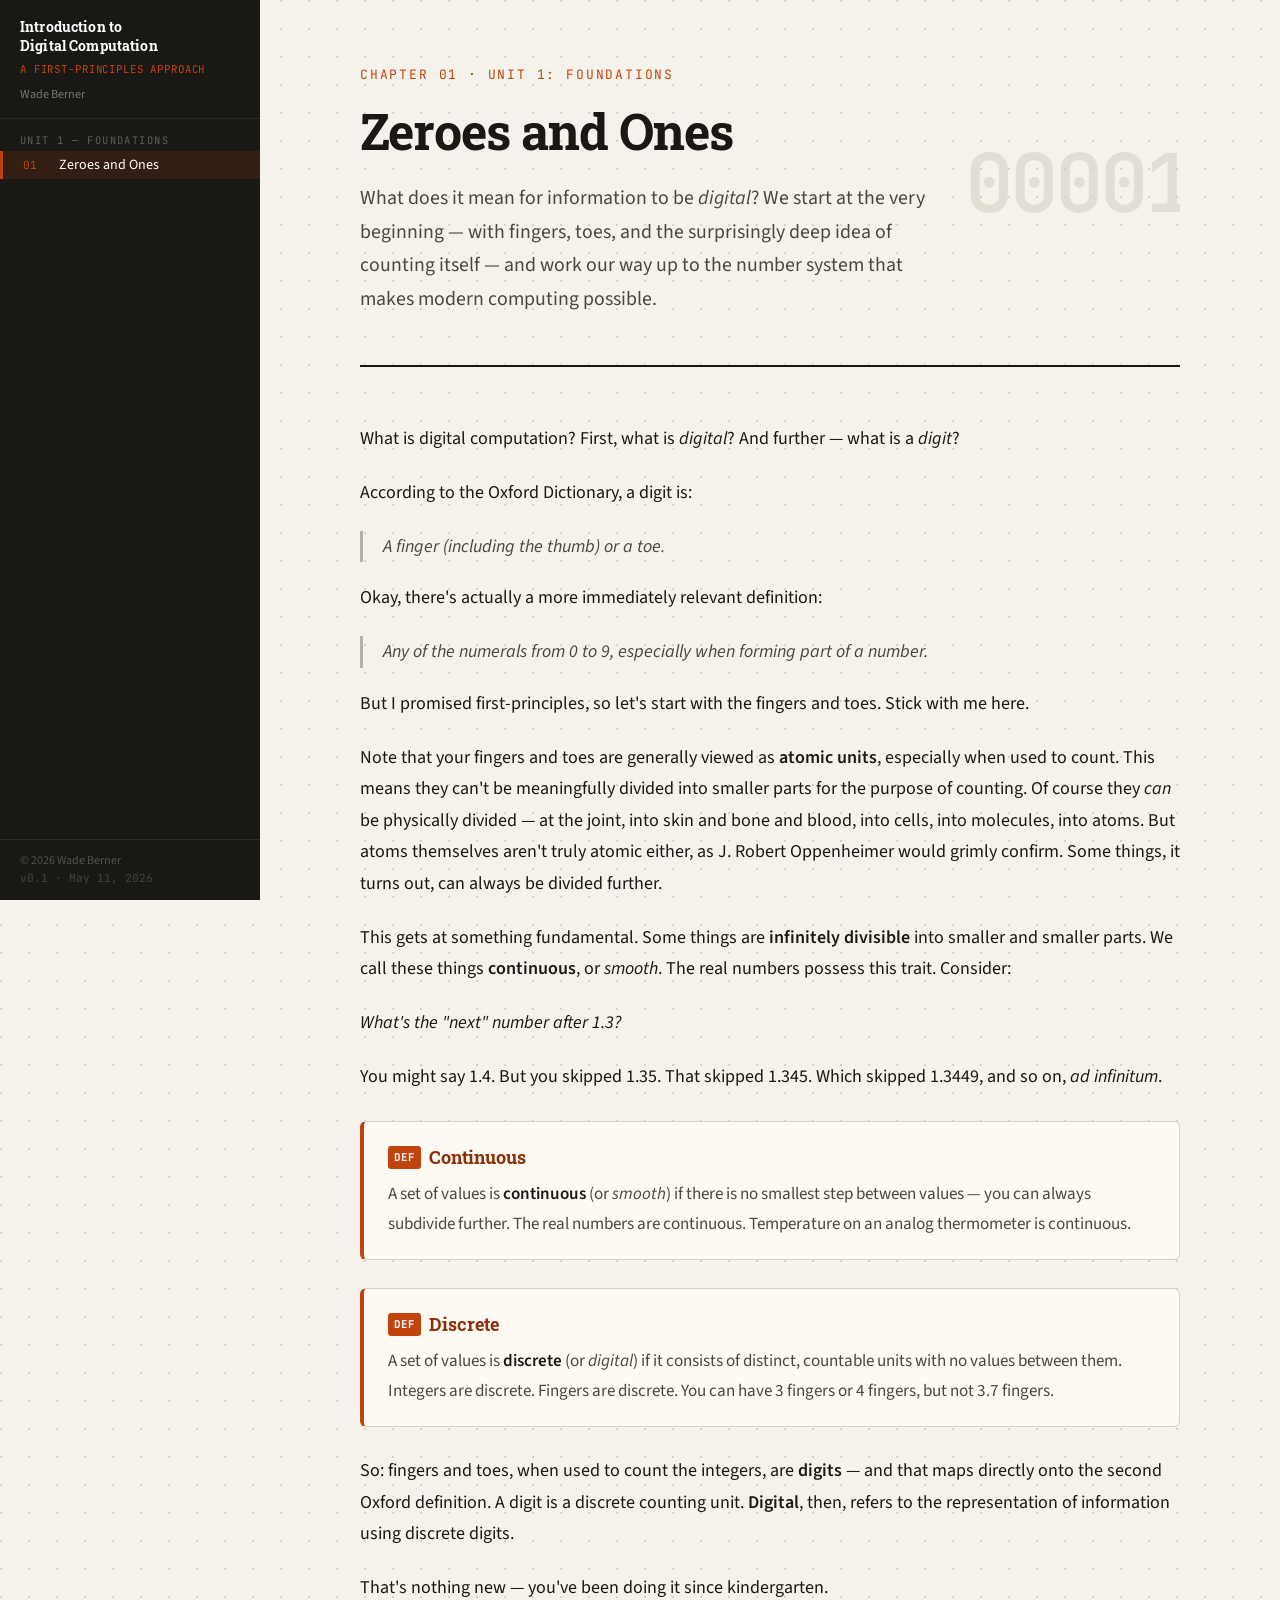
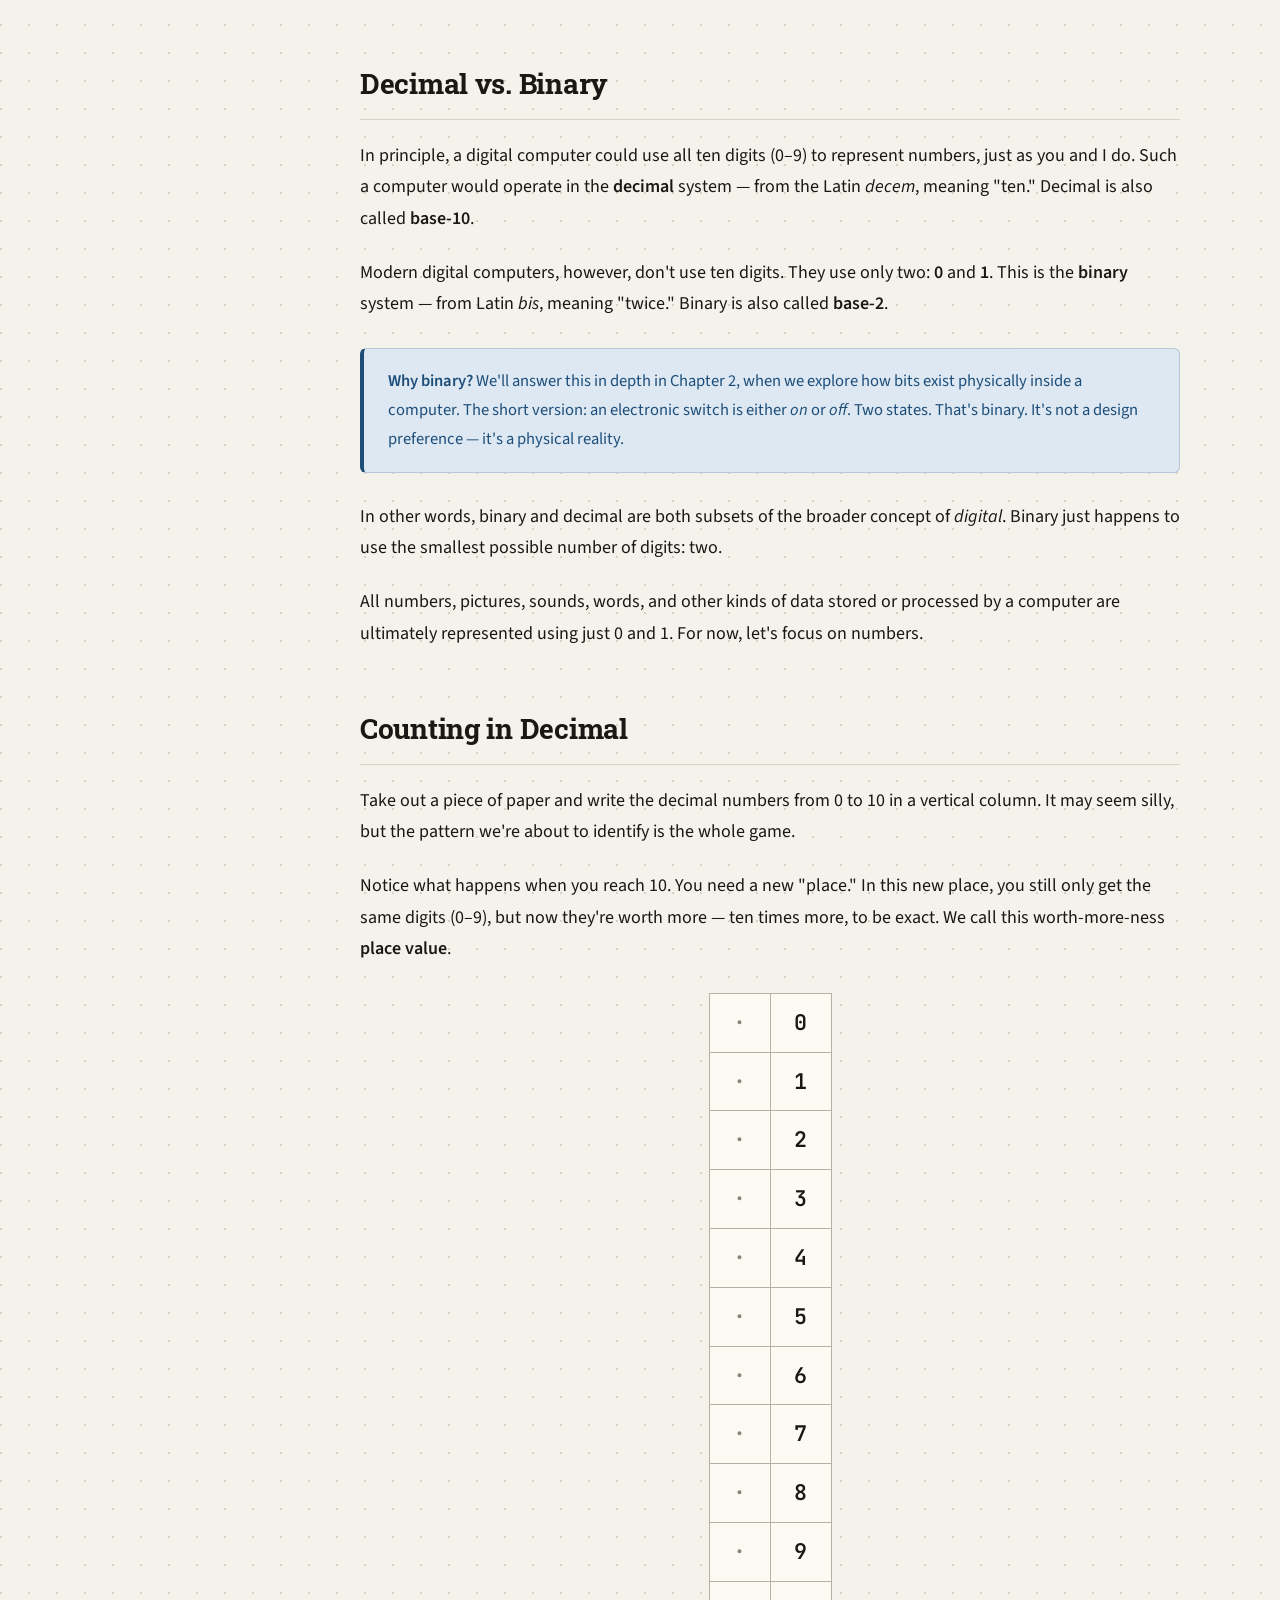
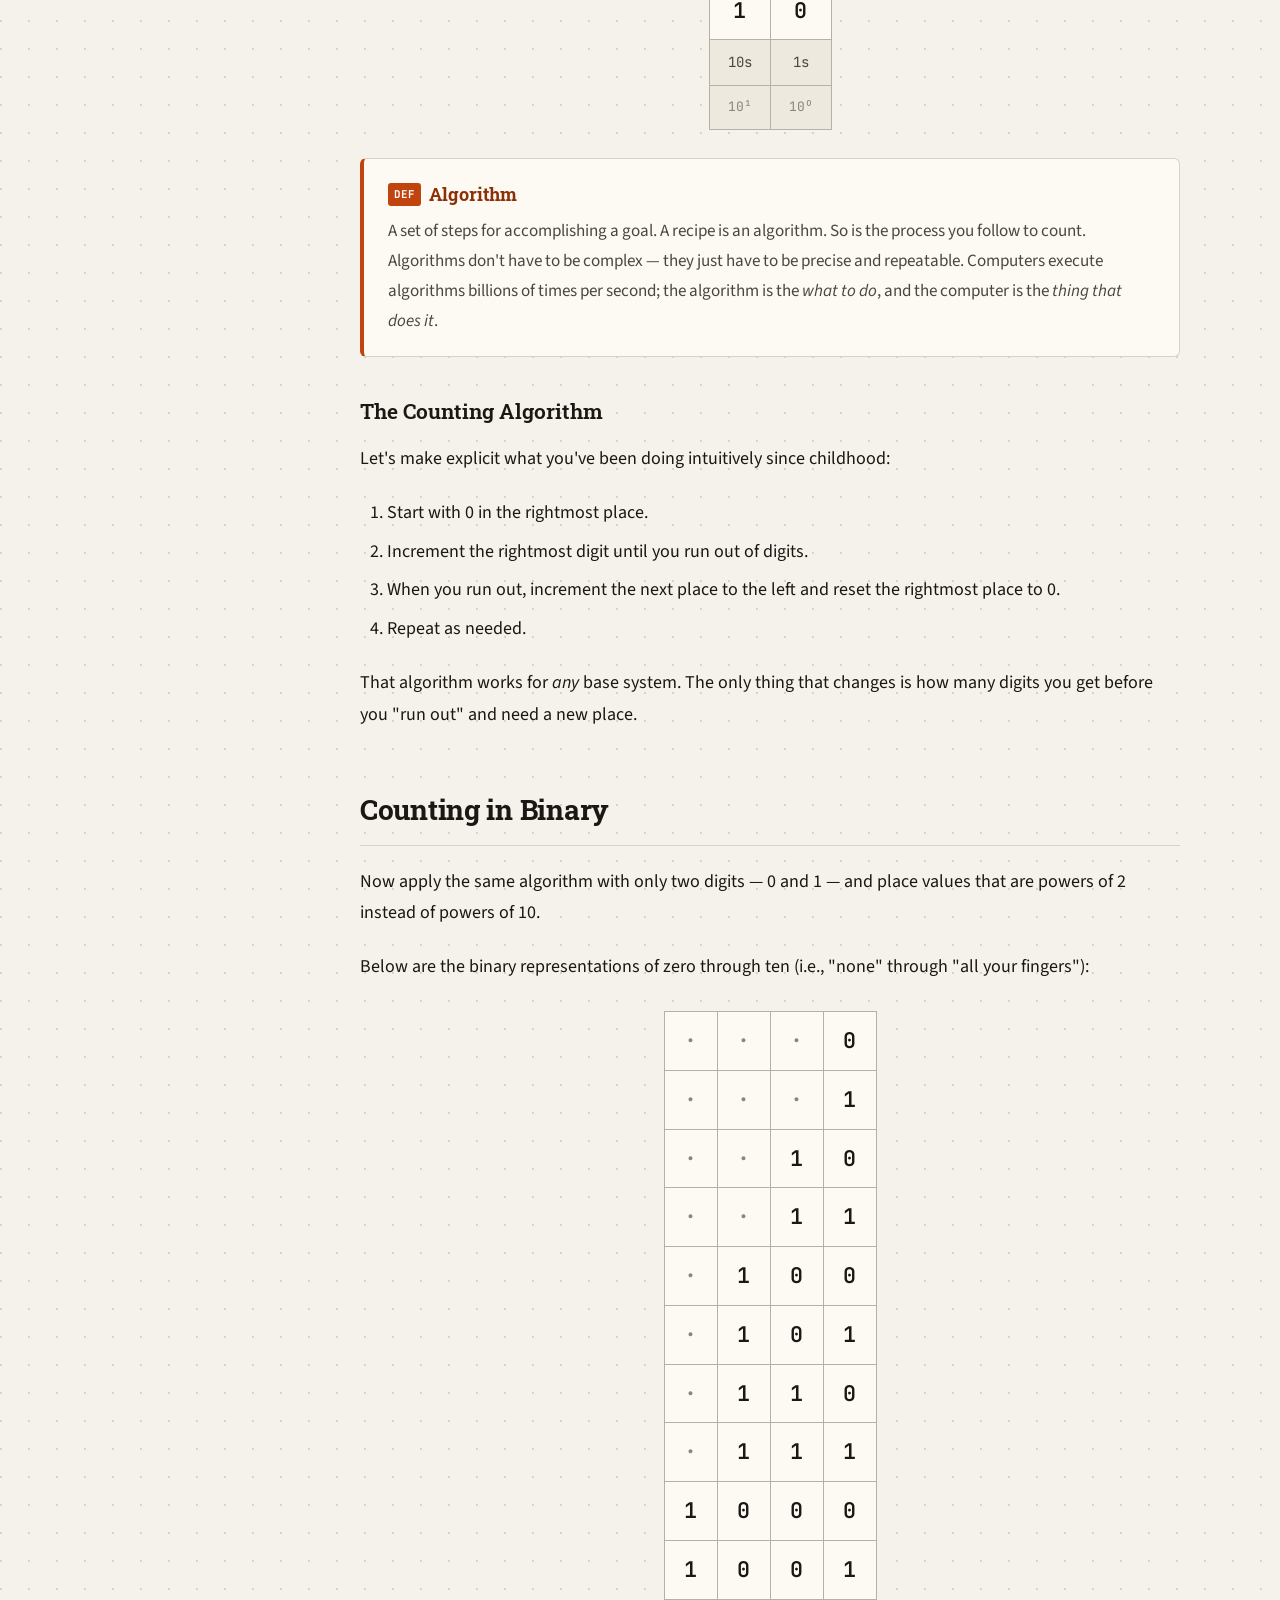
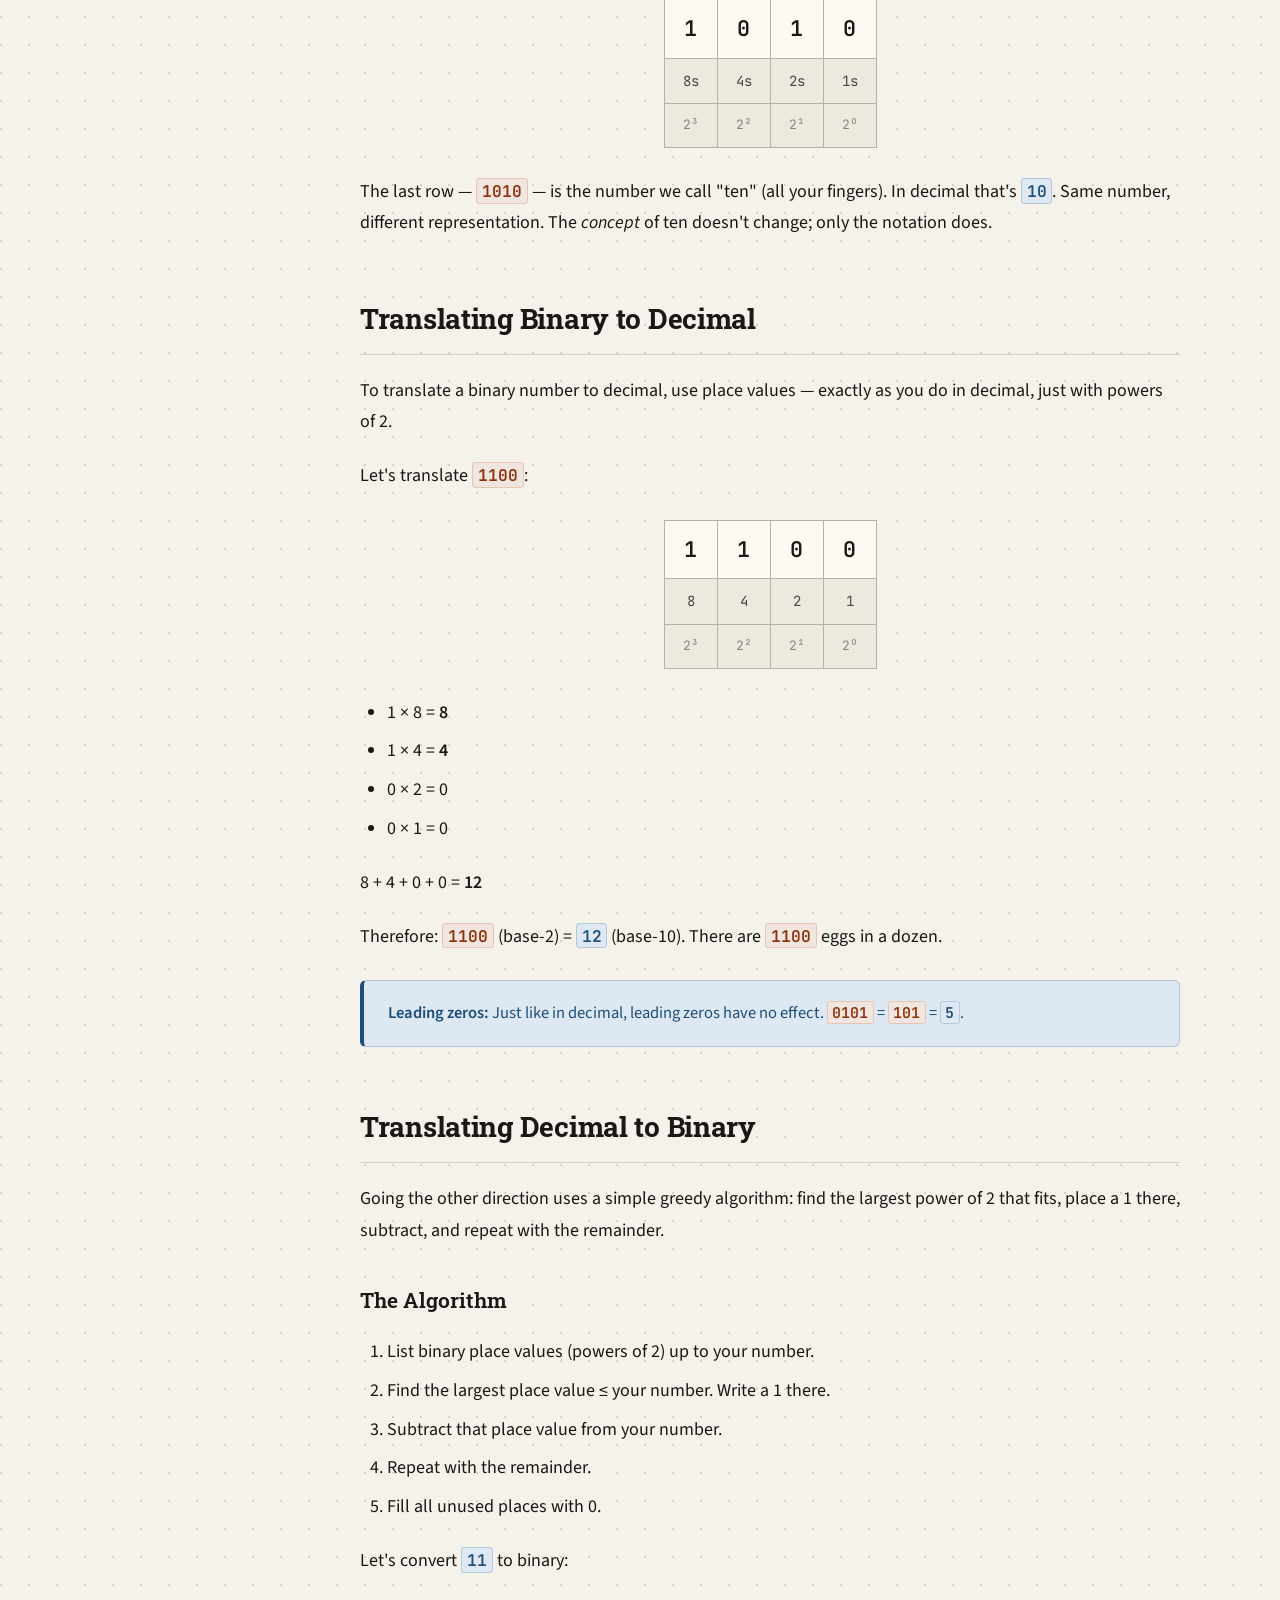
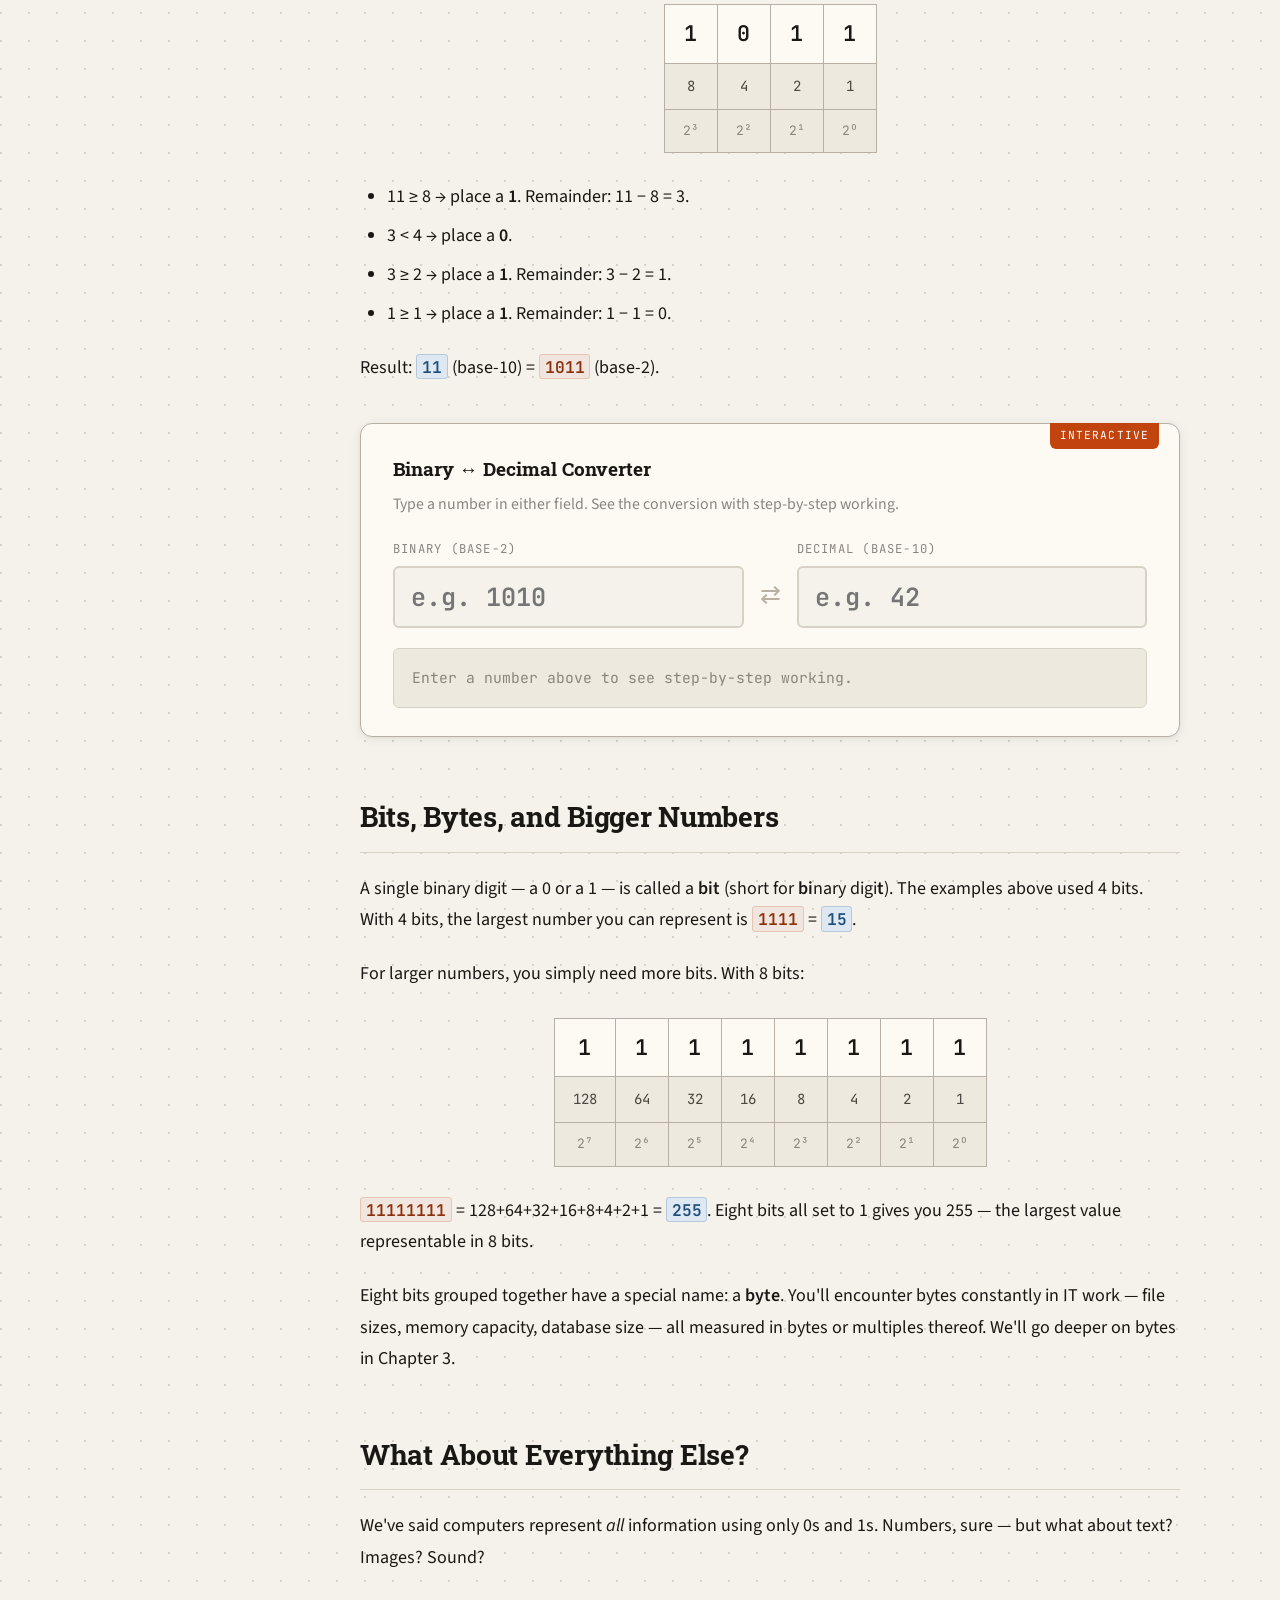
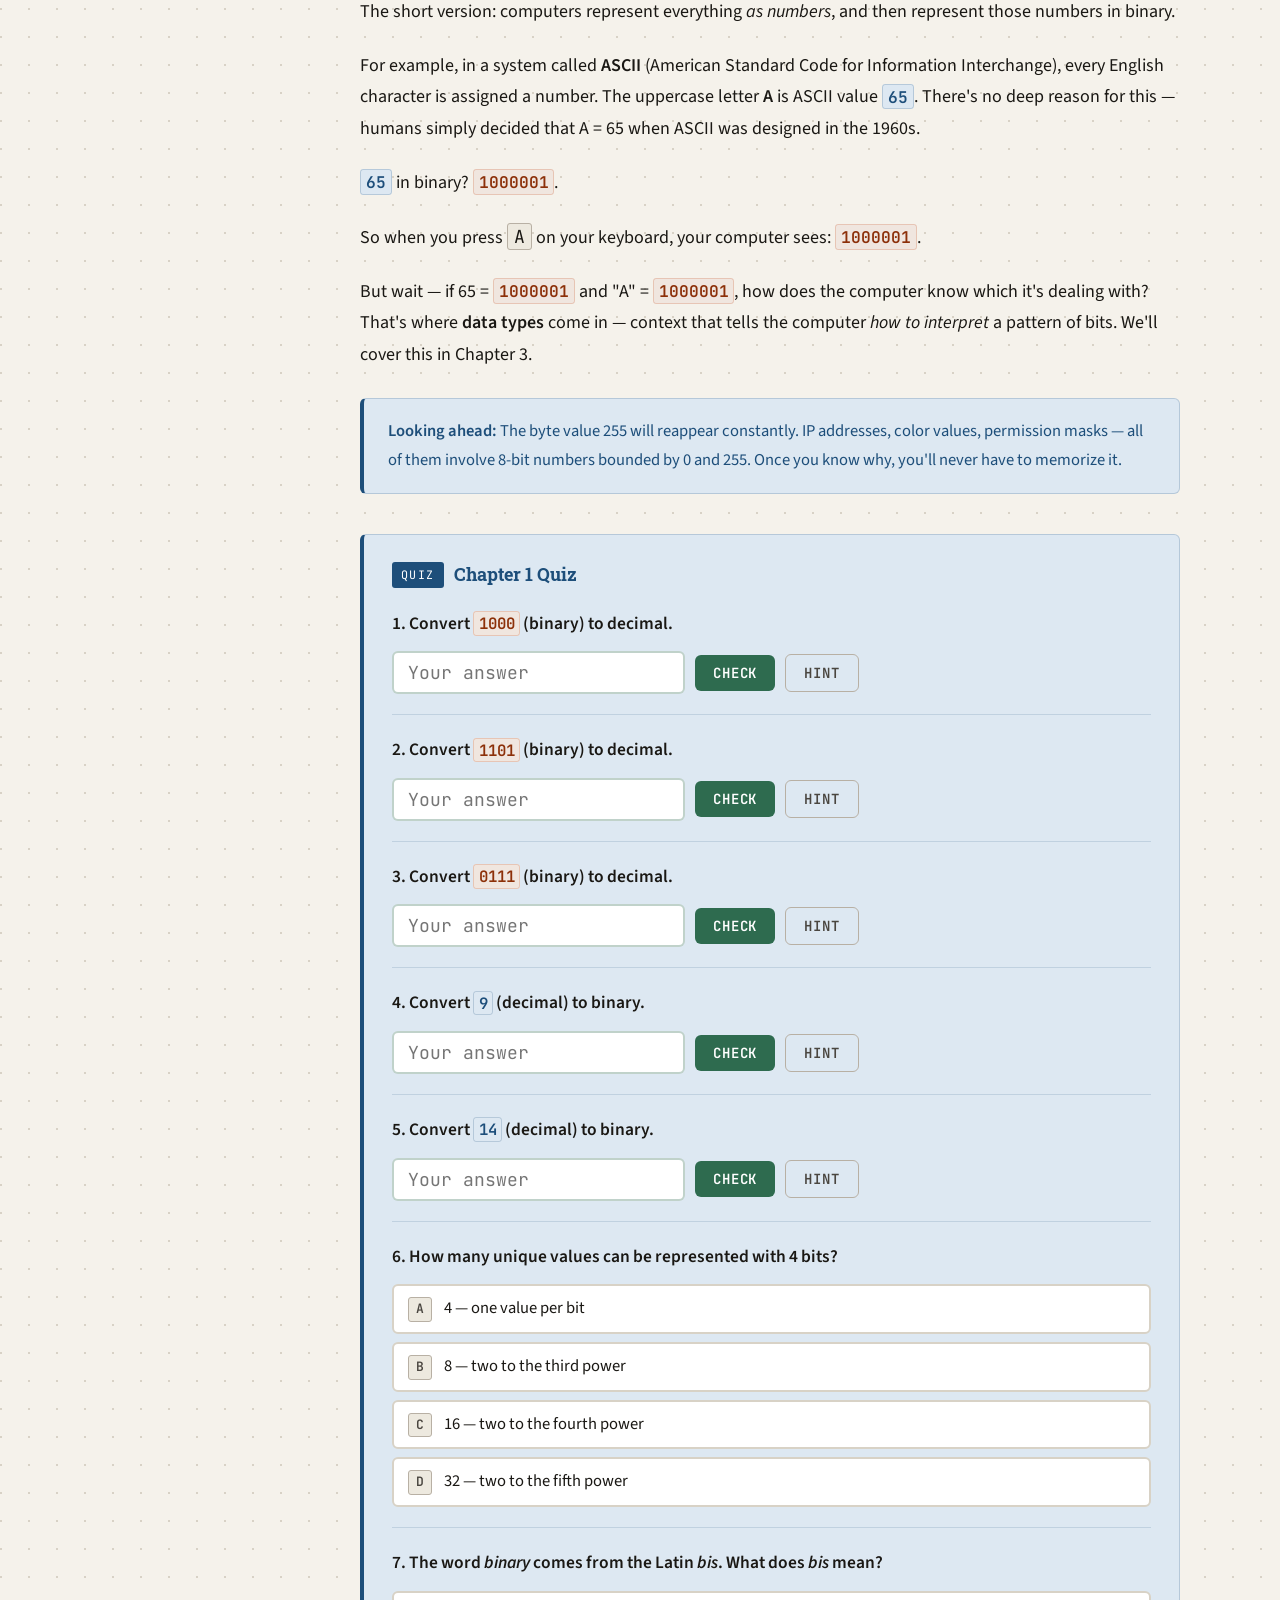
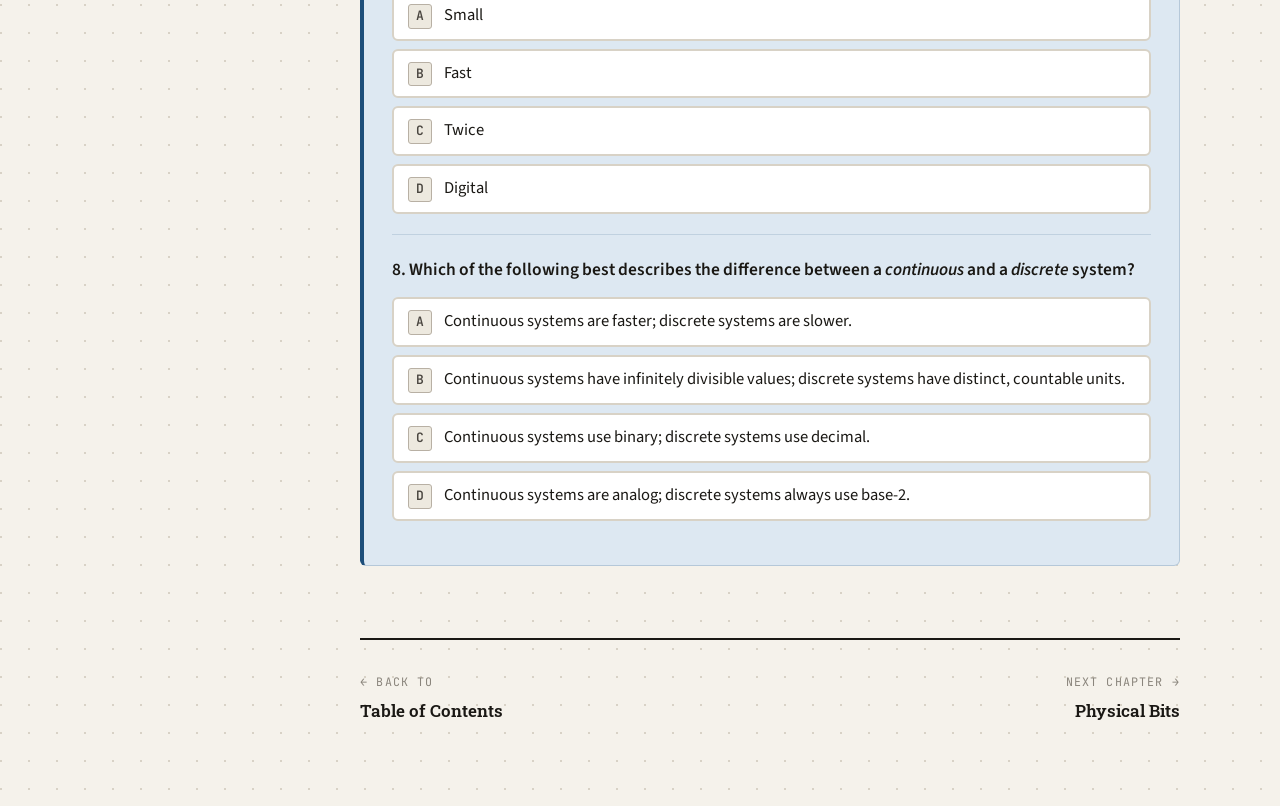
<file: chapters/ch01.html>
<!DOCTYPE html>
<html lang="en">
<head>
  <meta charset="UTF-8">
  <meta name="viewport" content="width=device-width, initial-scale=1.0">
  <title>Chapter 1: Zeroes and Ones — Introduction to Digital Computation</title>
  <link rel="icon" href="../favicon.svg" type="image/svg+xml">
  <link rel="stylesheet" href="../css/main.css">
</head>
<body>

<div class="site-wrapper">

  <!-- ── Sidebar ── -->
  <nav class="sidebar" aria-label="Book navigation">
    <div class="sidebar-logo">
      <a href="../index.html" class="book-title">Introduction to<br>Digital Computation</a>
      <div class="book-subtitle">A First-Principles Approach</div>
      <div class="book-author">Wade Berner</div>
    </div>

    <div class="nav-unit">
      <div class="nav-unit-label">Unit 1 — Foundations</div>
      <a href="ch01.html" class="nav-chapter active">
        <span class="ch-num">01</span> Zeroes and Ones
      </a>
      <a href="ch02.html" class="nav-chapter">
        <span class="ch-num">02</span> Physical Bits
      </a>
      <a href="ch03.html" class="nav-chapter">
        <span class="ch-num">03</span> Data Representation
      </a>
    </div>

    <div class="nav-unit">
      <div class="nav-unit-label">Unit 2 — Hardware</div>
      <a href="ch04.html" class="nav-chapter">
        <span class="ch-num">04</span> Processors
      </a>
      <a href="ch05.html" class="nav-chapter">
        <span class="ch-num">05</span> Memory &amp; Storage
      </a>
      <a href="ch06.html" class="nav-chapter">
        <span class="ch-num">06</span> I/O &amp; System Architecture
      </a>
    </div>

    <div class="nav-unit">
      <div class="nav-unit-label">Unit 3 — Software</div>
      <a href="ch07.html" class="nav-chapter">
        <span class="ch-num">07</span> System vs. Application Software
      </a>
      <a href="ch08.html" class="nav-chapter">
        <span class="ch-num">08</span> Operating Systems
      </a>
      <a href="ch09.html" class="nav-chapter">
        <span class="ch-num">09</span> File Systems &amp; Directory Services
      </a>
    </div>

    <div class="nav-unit">
      <div class="nav-unit-label">Unit 4 — Networks</div>
      <a href="ch10.html" class="nav-chapter">
        <span class="ch-num">10</span> Networking Fundamentals
      </a>
      <a href="ch11.html" class="nav-chapter">
        <span class="ch-num">11</span> Network Architecture &amp; Communication
      </a>
    </div>

    <div class="nav-unit">
      <div class="nav-unit-label">Unit 5 — Administration</div>
      <a href="ch12.html" class="nav-chapter">
        <span class="ch-num">12</span> System Administration
      </a>
      <a href="ch13.html" class="nav-chapter">
        <span class="ch-num">13</span> Virtualization &amp; Cloud
      </a>
      <a href="ch14.html" class="nav-chapter">
        <span class="ch-num">14</span> Putting It All Together
      </a>
    </div>

    <div class="sidebar-footer">
      &copy; 2026 Wade Berner<br>
      <span class="sidebar-version">v0.1 &middot; May 11, 2026</span>
    </div>
  </nav>

  <!-- ── Main ── -->
  <main class="main-content">

    <!-- Chapter Header -->
    <header class="chapter-header">
      <div class="chapter-eyebrow">Chapter 01 · Unit 1: Foundations</div>
      <h1 class="chapter-title">Zeroes and Ones</h1>
      <div class="chapter-deco">00001</div>
      <p class="chapter-intro">What does it mean for information to be <em>digital</em>? We start at the very beginning — with fingers, toes, and the surprisingly deep idea of counting itself — and work our way up to the number system that makes modern computing possible.</p>
    </header>

    <!-- Prose -->
    <article class="prose">

      <p>What is digital computation? First, what is <em>digital</em>? And further — what is a <em>digit</em>?</p>

      <p>According to the Oxford Dictionary, a digit is:</p>

      <blockquote style="border-left: 3px solid var(--border-dark); padding-left: 20px; margin: 20px 0; color: var(--ink-mid); font-style: italic;">
        A finger (including the thumb) or a toe.
      </blockquote>

      <p>Okay, there's actually a more immediately relevant definition:</p>

      <blockquote style="border-left: 3px solid var(--border-dark); padding-left: 20px; margin: 20px 0; color: var(--ink-mid); font-style: italic;">
        Any of the numerals from 0 to 9, especially when forming part of a number.
      </blockquote>

      <p>But I promised first-principles, so let's start with the fingers and toes. Stick with me here.</p>

      <p>Note that your fingers and toes are generally viewed as <strong>atomic units</strong>, especially when used to count. This means they can't be meaningfully divided into smaller parts for the purpose of counting. Of course they <em>can</em> be physically divided — at the joint, into skin and bone and blood, into cells, into molecules, into atoms. But atoms themselves aren't truly atomic either, as J. Robert Oppenheimer would grimly confirm. Some things, it turns out, can always be divided further.</p>

      <p>This gets at something fundamental. Some things are <strong>infinitely divisible</strong> into smaller and smaller parts. We call these things <strong>continuous</strong>, or <em>smooth</em>. The real numbers possess this trait. Consider:</p>

      <p><em>What's the "next" number after 1.3?</em></p>

      <p>You might say 1.4. But you skipped 1.35. That skipped 1.345. Which skipped 1.3449, and so on, <em>ad infinitum</em>.</p>

      <div class="definition">
        <div class="def-term">Continuous</div>
        <p>A set of values is <strong>continuous</strong> (or <em>smooth</em>) if there is no smallest step between values — you can always subdivide further. The real numbers are continuous. Temperature on an analog thermometer is continuous.</p>
      </div>

      <div class="definition">
        <div class="def-term">Discrete</div>
        <p>A set of values is <strong>discrete</strong> (or <em>digital</em>) if it consists of distinct, countable units with no values between them. Integers are discrete. Fingers are discrete. You can have 3 fingers or 4 fingers, but not 3.7 fingers.</p>
      </div>

      <p>So: fingers and toes, when used to count the integers, are <strong>digits</strong> — and that maps directly onto the second Oxford definition. A digit is a discrete counting unit. <strong>Digital</strong>, then, refers to the representation of information using discrete digits.</p>

      <p>That's nothing new — you've been doing it since kindergarten.</p>

      <h2>Decimal vs. Binary</h2>

      <p>In principle, a digital computer could use all ten digits (0–9) to represent numbers, just as you and I do. Such a computer would operate in the <strong>decimal</strong> system — from the Latin <em>decem</em>, meaning "ten." Decimal is also called <strong>base-10</strong>.</p>

      <p>Modern digital computers, however, don't use ten digits. They use only two: <strong>0</strong> and <strong>1</strong>. This is the <strong>binary</strong> system — from Latin <em>bis</em>, meaning "twice." Binary is also called <strong>base-2</strong>.</p>

      <div class="note">
        <strong>Why binary?</strong> We'll answer this in depth in Chapter 2, when we explore how bits exist physically inside a computer. The short version: an electronic switch is either <em>on</em> or <em>off</em>. Two states. That's binary. It's not a design preference — it's a physical reality.
      </div>

      <p>In other words, binary and decimal are both subsets of the broader concept of <em>digital</em>. Binary just happens to use the smallest possible number of digits: two.</p>

      <p>All numbers, pictures, sounds, words, and other kinds of data stored or processed by a computer are ultimately represented using just 0 and 1. For now, let's focus on numbers.</p>

      <h2>Counting in Decimal</h2>

      <p>Take out a piece of paper and write the decimal numbers from 0 to 10 in a vertical column. It may seem silly, but the pattern we're about to identify is the whole game.</p>

      <p>Notice what happens when you reach 10. You need a new "place." In this new place, you still only get the same digits (0–9), but now they're worth more — ten times more, to be exact. We call this worth-more-ness <strong>place value</strong>.</p>

      <table class="place-table" style="margin: 28px auto;">
        <tr class="row-digit">
          <td style="color:var(--ink-light);">·</td>
          <td>0</td>
        </tr>
        <tr class="row-digit"><td style="color:var(--ink-light);">·</td><td>1</td></tr>
        <tr class="row-digit"><td style="color:var(--ink-light);">·</td><td>2</td></tr>
        <tr class="row-digit"><td style="color:var(--ink-light);">·</td><td>3</td></tr>
        <tr class="row-digit"><td style="color:var(--ink-light);">·</td><td>4</td></tr>
        <tr class="row-digit"><td style="color:var(--ink-light);">·</td><td>5</td></tr>
        <tr class="row-digit"><td style="color:var(--ink-light);">·</td><td>6</td></tr>
        <tr class="row-digit"><td style="color:var(--ink-light);">·</td><td>7</td></tr>
        <tr class="row-digit"><td style="color:var(--ink-light);">·</td><td>8</td></tr>
        <tr class="row-digit"><td style="color:var(--ink-light);">·</td><td>9</td></tr>
        <tr class="row-digit"><td>1</td><td>0</td></tr>
        <tr class="row-place"><td>10s</td><td>1s</td></tr>
        <tr class="row-power"><td>10¹</td><td>10⁰</td></tr>
      </table>

      <div class="definition">
        <div class="def-term">Algorithm</div>
        <p>A set of steps for accomplishing a goal. A recipe is an algorithm. So is the process you follow to count. Algorithms don't have to be complex — they just have to be precise and repeatable. Computers execute algorithms billions of times per second; the algorithm is the <em>what to do</em>, and the computer is the <em>thing that does it</em>.</p>
      </div>

      <h3>The Counting Algorithm</h3>

      <p>Let's make explicit what you've been doing intuitively since childhood:</p>

      <ol>
        <li>Start with 0 in the rightmost place.</li>
        <li>Increment the rightmost digit until you run out of digits.</li>
        <li>When you run out, increment the next place to the left and reset the rightmost place to 0.</li>
        <li>Repeat as needed.</li>
      </ol>

      <p>That algorithm works for <em>any</em> base system. The only thing that changes is how many digits you get before you "run out" and need a new place.</p>

      <h2>Counting in Binary</h2>

      <p>Now apply the same algorithm with only two digits — 0 and 1 — and place values that are powers of 2 instead of powers of 10.</p>

      <p>Below are the binary representations of zero through ten (i.e., "none" through "all your fingers"):</p>

      <table class="place-table" style="margin: 28px auto;">
        <tr class="row-digit">
          <td style="color:var(--ink-light);">·</td>
          <td style="color:var(--ink-light);">·</td>
          <td style="color:var(--ink-light);">·</td>
          <td>0</td>
        </tr>
        <tr class="row-digit">
          <td style="color:var(--ink-light);">·</td><td style="color:var(--ink-light);">·</td><td style="color:var(--ink-light);">·</td><td>1</td>
        </tr>
        <tr class="row-digit">
          <td style="color:var(--ink-light);">·</td><td style="color:var(--ink-light);">·</td><td>1</td><td>0</td>
        </tr>
        <tr class="row-digit">
          <td style="color:var(--ink-light);">·</td><td style="color:var(--ink-light);">·</td><td>1</td><td>1</td>
        </tr>
        <tr class="row-digit">
          <td style="color:var(--ink-light);">·</td><td>1</td><td>0</td><td>0</td>
        </tr>
        <tr class="row-digit">
          <td style="color:var(--ink-light);">·</td><td>1</td><td>0</td><td>1</td>
        </tr>
        <tr class="row-digit">
          <td style="color:var(--ink-light);">·</td><td>1</td><td>1</td><td>0</td>
        </tr>
        <tr class="row-digit">
          <td style="color:var(--ink-light);">·</td><td>1</td><td>1</td><td>1</td>
        </tr>
        <tr class="row-digit">
          <td>1</td><td>0</td><td>0</td><td>0</td>
        </tr>
        <tr class="row-digit">
          <td>1</td><td>0</td><td>0</td><td>1</td>
        </tr>
        <tr class="row-digit">
          <td class="bit-1">1</td><td>0</td><td class="bit-1">1</td><td>0</td>
        </tr>
        <tr class="row-place">
          <td>8s</td><td>4s</td><td>2s</td><td>1s</td>
        </tr>
        <tr class="row-power">
          <td>2³</td><td>2²</td><td>2¹</td><td>2⁰</td>
        </tr>
      </table>

      <p>The last row — <span class="bin">1010</span> — is the number we call "ten" (all your fingers). In decimal that's <span class="dec">10</span>. Same number, different representation. The <em>concept</em> of ten doesn't change; only the notation does.</p>

      <h2>Translating Binary to Decimal</h2>

      <p>To translate a binary number to decimal, use place values — exactly as you do in decimal, just with powers of 2.</p>

      <p>Let's translate <span class="bin">1100</span>:</p>

      <table class="place-table" style="margin: 28px auto;">
        <tr class="row-digit">
          <td class="bit-1">1</td>
          <td class="bit-1">1</td>
          <td>0</td>
          <td>0</td>
        </tr>
        <tr class="row-place">
          <td>8</td><td>4</td><td>2</td><td>1</td>
        </tr>
        <tr class="row-power">
          <td>2³</td><td>2²</td><td>2¹</td><td>2⁰</td>
        </tr>
      </table>

      <ul>
        <li>1 × 8 = <strong>8</strong></li>
        <li>1 × 4 = <strong>4</strong></li>
        <li>0 × 2 = 0</li>
        <li>0 × 1 = 0</li>
      </ul>

      <p>8 + 4 + 0 + 0 = <strong>12</strong></p>

      <p>Therefore: <span class="bin">1100</span> (base-2) = <span class="dec">12</span> (base-10). There are <span class="bin">1100</span> eggs in a dozen.</p>

      <div class="note">
        <strong>Leading zeros:</strong> Just like in decimal, leading zeros have no effect. <span class="bin">0101</span> = <span class="bin">101</span> = <span class="dec">5</span>.
      </div>

      <h2>Translating Decimal to Binary</h2>

      <p>Going the other direction uses a simple greedy algorithm: find the largest power of 2 that fits, place a 1 there, subtract, and repeat with the remainder.</p>

      <h3>The Algorithm</h3>
      <ol>
        <li>List binary place values (powers of 2) up to your number.</li>
        <li>Find the largest place value ≤ your number. Write a 1 there.</li>
        <li>Subtract that place value from your number.</li>
        <li>Repeat with the remainder.</li>
        <li>Fill all unused places with 0.</li>
      </ol>

      <p>Let's convert <span class="dec">11</span> to binary:</p>

      <table class="place-table" style="margin: 28px auto;">
        <tr class="row-digit">
          <td class="bit-1">1</td>
          <td>0</td>
          <td class="bit-1">1</td>
          <td class="bit-1">1</td>
        </tr>
        <tr class="row-place">
          <td>8</td><td>4</td><td>2</td><td>1</td>
        </tr>
        <tr class="row-power">
          <td>2³</td><td>2²</td><td>2¹</td><td>2⁰</td>
        </tr>
      </table>

      <ul>
        <li>11 ≥ 8 → place a <strong>1</strong>. Remainder: 11 − 8 = 3.</li>
        <li>3 &lt; 4 → place a <strong>0</strong>.</li>
        <li>3 ≥ 2 → place a <strong>1</strong>. Remainder: 3 − 2 = 1.</li>
        <li>1 ≥ 1 → place a <strong>1</strong>. Remainder: 1 − 1 = 0.</li>
      </ul>

      <p>Result: <span class="dec">11</span> (base-10) = <span class="bin">1011</span> (base-2).</p>

      <!-- ── Widget ── -->
      <div data-widget="binary-converter"></div>

      <h2>Bits, Bytes, and Bigger Numbers</h2>

      <p>A single binary digit — a 0 or a 1 — is called a <strong>bit</strong> (short for <strong>bi</strong>nary digi<strong>t</strong>). The examples above used 4 bits. With 4 bits, the largest number you can represent is <span class="bin">1111</span> = <span class="dec">15</span>.</p>

      <p>For larger numbers, you simply need more bits. With 8 bits:</p>

      <table class="place-table" style="margin: 28px auto;">
        <tr class="row-digit">
          <td class="bit-1">1</td><td class="bit-1">1</td><td class="bit-1">1</td><td class="bit-1">1</td>
          <td class="bit-1">1</td><td class="bit-1">1</td><td class="bit-1">1</td><td class="bit-1">1</td>
        </tr>
        <tr class="row-place">
          <td>128</td><td>64</td><td>32</td><td>16</td>
          <td>8</td><td>4</td><td>2</td><td>1</td>
        </tr>
        <tr class="row-power">
          <td>2⁷</td><td>2⁶</td><td>2⁵</td><td>2⁴</td>
          <td>2³</td><td>2²</td><td>2¹</td><td>2⁰</td>
        </tr>
      </table>

      <p><span class="bin">11111111</span> = 128+64+32+16+8+4+2+1 = <span class="dec">255</span>. Eight bits all set to 1 gives you 255 — the largest value representable in 8 bits.</p>

      <p>Eight bits grouped together have a special name: a <strong>byte</strong>. You'll encounter bytes constantly in IT work — file sizes, memory capacity, database size — all measured in bytes or multiples thereof. We'll go deeper on bytes in Chapter 3.</p>

      <h2>What About Everything Else?</h2>

      <p>We've said computers represent <em>all</em> information using only 0s and 1s. Numbers, sure — but what about text? Images? Sound?</p>

      <p>The short version: computers represent everything <em>as numbers</em>, and then represent those numbers in binary.</p>

      <p>For example, in a system called <strong>ASCII</strong> (American Standard Code for Information Interchange), every English character is assigned a number. The uppercase letter <strong>A</strong> is ASCII value <span class="dec">65</span>. There's no deep reason for this — humans simply decided that A = 65 when ASCII was designed in the 1960s.</p>

      <p><span class="dec">65</span> in binary? <span class="bin">1000001</span>.</p>

      <p>So when you press <kbd style="font-family:var(--font-mono);background:var(--bg-alt);border:1px solid var(--border-dark);padding:1px 6px;border-radius:3px;">A</kbd> on your keyboard, your computer sees: <span class="bin">1000001</span>.</p>

      <p>But wait — if 65 = <span class="bin">1000001</span> and "A" = <span class="bin">1000001</span>, how does the computer know which it's dealing with? That's where <strong>data types</strong> come in — context that tells the computer <em>how to interpret</em> a pattern of bits. We'll cover this in Chapter 3.</p>

      <div class="note">
        <strong>Looking ahead:</strong> The byte value 255 will reappear constantly. IP addresses, color values, permission masks — all of them involve 8-bit numbers bounded by 0 and 255. Once you know why, you'll never have to memorize it.
      </div>

      <!-- ── Practice Problems ── -->
      <div class="practice-block">
        <div class="practice-header">
          <span class="practice-label">Quiz</span>
          <span class="practice-title">Chapter 1 Quiz</span>
        </div>

        <!-- Q1 — text input: exact answer -->
        <div class="quiz-question" id="q1">
          <div class="q-text">1. Convert <span class="bin">1000</span> (binary) to decimal.</div>
          <div class="q-input-row">
            <input type="text" placeholder="Your answer" id="q1-input">
            <button class="btn btn-check" onclick="checkText('q1', ['8'], '✓ Correct! 1×8 = 8.', 'Place values for 4-bit numbers: 8, 4, 2, 1. The digit 1 is in the 8s place only.')">Check</button>
            <button class="btn btn-ghost" onclick="hintText('q1', 'Place values for 4-bit numbers: 8, 4, 2, 1. The digit 1 is in the 8s place only.')">Hint</button>
          </div>
          <div class="q-feedback" id="q1-feedback"></div>
        </div>

        <!-- Q2 — text input: exact answer -->
        <div class="quiz-question" id="q2">
          <div class="q-text">2. Convert <span class="bin">1101</span> (binary) to decimal.</div>
          <div class="q-input-row">
            <input type="text" placeholder="Your answer" id="q2-input">
            <button class="btn btn-check" onclick="checkText('q2', ['13'], '✓ Correct! 8+4+0+1 = 13.', '1101: the 1s are in the 8s, 4s, and 1s places. Add those up.')">Check</button>
            <button class="btn btn-ghost" onclick="hintText('q2', '1101: the 1s are in the 8s, 4s, and 1s places. Add those up.')">Hint</button>
          </div>
          <div class="q-feedback" id="q2-feedback"></div>
        </div>

        <!-- Q3 — text input: exact answer -->
        <div class="quiz-question" id="q3">
          <div class="q-text">3. Convert <span class="bin">0111</span> (binary) to decimal.</div>
          <div class="q-input-row">
            <input type="text" placeholder="Your answer" id="q3-input">
            <button class="btn btn-check" onclick="checkText('q3', ['7'], '✓ Correct! 0+4+2+1 = 7. Leading zeros have no effect.', '0111 is the same as 111. The 1s are in the 4s, 2s, and 1s places.')">Check</button>
            <button class="btn btn-ghost" onclick="hintText('q3', '0111 is the same as 111. The 1s are in the 4s, 2s, and 1s places.')">Hint</button>
          </div>
          <div class="q-feedback" id="q3-feedback"></div>
        </div>

        <!-- Q4 — text input: exact answer -->
        <div class="quiz-question" id="q4">
          <div class="q-text">4. Convert <span class="dec">9</span> (decimal) to binary.</div>
          <div class="q-input-row">
            <input type="text" placeholder="Your answer" id="q4-input">
            <button class="btn btn-check" onclick="checkText('q4', ['1001'], '✓ Correct! 9 = 8+1 → 1001.', '9 ≥ 8 → place a 1. Remainder 1. Skip 4 and 2. 1 ≥ 1 → place a 1.')">Check</button>
            <button class="btn btn-ghost" onclick="hintText('q4', '9 ≥ 8 → place a 1. Remainder 1. Skip 4 and 2. 1 ≥ 1 → place a 1.')">Hint</button>
          </div>
          <div class="q-feedback" id="q4-feedback"></div>
        </div>

        <!-- Q5 — text input: exact answer -->
        <div class="quiz-question" id="q5">
          <div class="q-text">5. Convert <span class="dec">14</span> (decimal) to binary.</div>
          <div class="q-input-row">
            <input type="text" placeholder="Your answer" id="q5-input">
            <button class="btn btn-check" onclick="checkText('q5', ['1110'], '✓ Correct! 14 = 8+4+2 → 1110.', '14 ≥ 8 → 1, remainder 6. 6 ≥ 4 → 1, remainder 2. 2 ≥ 2 → 1, remainder 0. 0 &lt; 1 → 0.')">Check</button>
            <button class="btn btn-ghost" onclick="hintText('q5', '14 ≥ 8 → 1, remainder 6. 6 ≥ 4 → 1, remainder 2. 2 ≥ 2 → 1, remainder 0.')">Hint</button>
          </div>
          <div class="q-feedback" id="q5-feedback"></div>
        </div>

        <!-- Q6 — multiple choice: conceptual -->
        <div class="quiz-question" id="q6">
          <div class="q-text">6. How many unique values can be represented with 4 bits?</div>
          <div class="mc-options">
            <button class="mc-option" onclick="checkMC('q6', this, false)"><span class="mc-letter">A</span> 4 — one value per bit</button>
            <button class="mc-option" onclick="checkMC('q6', this, false)"><span class="mc-letter">B</span> 8 — two to the third power</button>
            <button class="mc-option" onclick="checkMC('q6', this, true)"><span class="mc-letter">C</span> 16 — two to the fourth power</button>
            <button class="mc-option" onclick="checkMC('q6', this, false)"><span class="mc-letter">D</span> 32 — two to the fifth power</button>
          </div>
          <div class="mc-feedback" id="q6-feedback"></div>
        </div>

        <!-- Q7 — multiple choice: conceptual -->
        <div class="quiz-question" id="q7">
          <div class="q-text">7. The word <em>binary</em> comes from the Latin <em>bis</em>. What does <em>bis</em> mean?</div>
          <div class="mc-options">
            <button class="mc-option" onclick="checkMC('q7', this, false)"><span class="mc-letter">A</span> Small</button>
            <button class="mc-option" onclick="checkMC('q7', this, false)"><span class="mc-letter">B</span> Fast</button>
            <button class="mc-option" onclick="checkMC('q7', this, true)"><span class="mc-letter">C</span> Twice</button>
            <button class="mc-option" onclick="checkMC('q7', this, false)"><span class="mc-letter">D</span> Digital</button>
          </div>
          <div class="mc-feedback" id="q7-feedback"></div>
        </div>

        <!-- Q8 — multiple choice: conceptual -->
        <div class="quiz-question" id="q8">
          <div class="q-text">8. Which of the following best describes the difference between a <em>continuous</em> and a <em>discrete</em> system?</div>
          <div class="mc-options">
            <button class="mc-option" onclick="checkMC('q8', this, false)"><span class="mc-letter">A</span> Continuous systems are faster; discrete systems are slower.</button>
            <button class="mc-option" onclick="checkMC('q8', this, true)"><span class="mc-letter">B</span> Continuous systems have infinitely divisible values; discrete systems have distinct, countable units.</button>
            <button class="mc-option" onclick="checkMC('q8', this, false)"><span class="mc-letter">C</span> Continuous systems use binary; discrete systems use decimal.</button>
            <button class="mc-option" onclick="checkMC('q8', this, false)"><span class="mc-letter">D</span> Continuous systems are analog; discrete systems always use base-2.</button>
          </div>
          <div class="mc-feedback" id="q8-feedback"></div>
        </div>

      </div>

      <!-- Chapter Nav -->
      <nav class="chapter-nav-footer">
        <a href="../index.html">
          <span class="nav-direction">← Back to</span>
          <span class="nav-title">Table of Contents</span>
        </a>
        <a href="ch02.html" class="next">
          <span class="nav-direction">Next Chapter →</span>
          <span class="nav-title">Physical Bits</span>
        </a>
      </nav>

    </article>
  </main>
</div>

<script src="../js/main.js"></script>
<script src="../widgets/binary-converter.js"></script>

<script>
  // ── Text input checker ─────────────────────────────────────
  function checkText(id, accepted, successMsg, hintMsg) {
    const input = document.getElementById(id + '-input');
    const fb    = document.getElementById(id + '-feedback');
    const val   = input.value.trim().replace(/^0+(?=\d)/, ''); // strip leading zeros
    if (!val) { fb.className = 'q-feedback hint'; fb.textContent = 'Enter an answer above.'; return; }
    const match = accepted.includes(val);
    fb.className = match ? 'q-feedback correct' : 'q-feedback incorrect';
    fb.textContent = match ? successMsg : '✗ Not quite — try again, or use the hint.';
  }

  function hintText(id, hintMsg) {
    const fb = document.getElementById(id + '-feedback');
    fb.className = 'q-feedback hint';
    fb.textContent = hintMsg;
  }

  // ── Multiple choice checker ────────────────────────────────
  function checkMC(id, btn, isCorrect) {
    const container = document.getElementById(id);
    const fb        = document.getElementById(id + '-feedback');
    // Disable all options in this question
    container.querySelectorAll('.mc-option').forEach(b => {
      b.disabled = true;
      if (b === btn && isCorrect) b.classList.add('correct');
      else if (b === btn && !isCorrect) {
        b.classList.add('incorrect');
        // Reveal the correct one
        container.querySelectorAll('.mc-option').forEach(ob => {
          if ((ob.getAttribute('onclick') || '').endsWith('true)')) ob.classList.add('revealed');
        });
      }
    });
    fb.className = isCorrect ? 'mc-feedback correct' : 'mc-feedback incorrect';
    fb.textContent = isCorrect ? '✓ Correct!' : '✗ Not quite — the correct answer is highlighted.';
  }
</script>

</body>
</html>
</file>
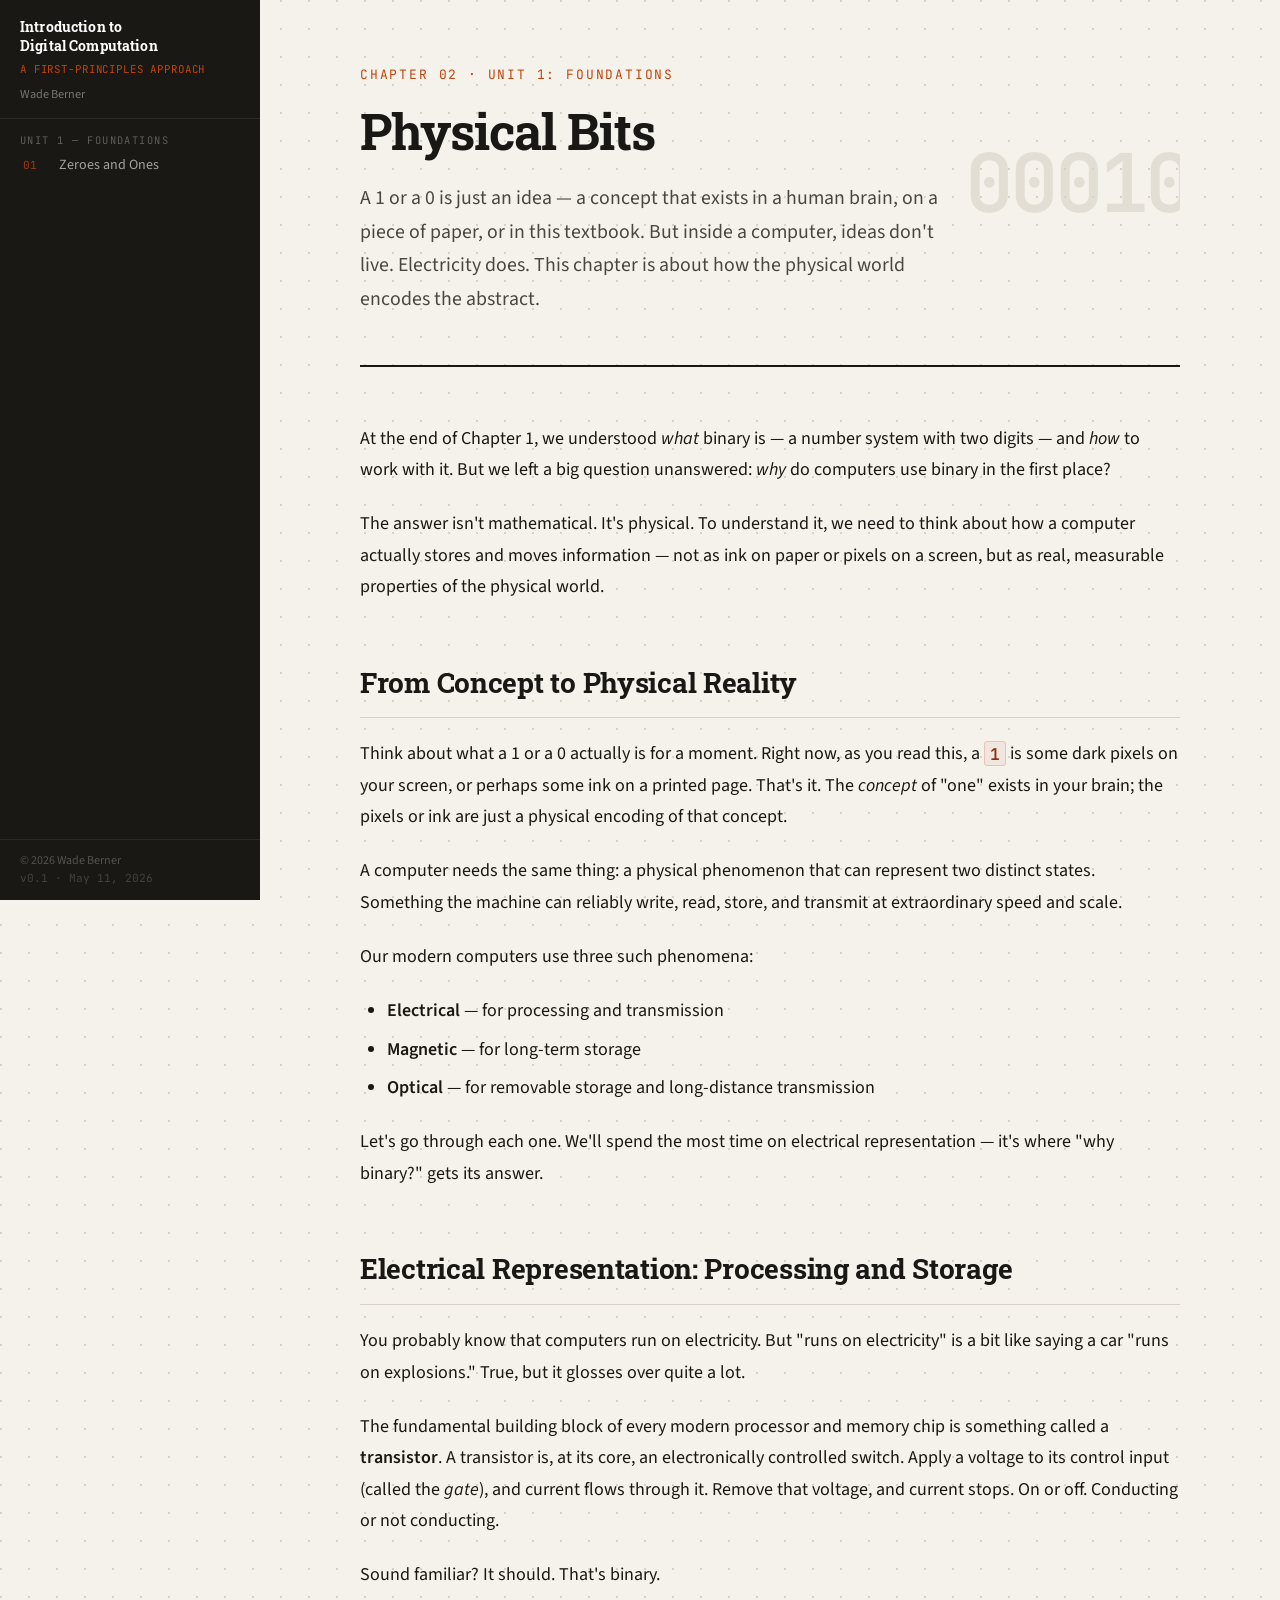
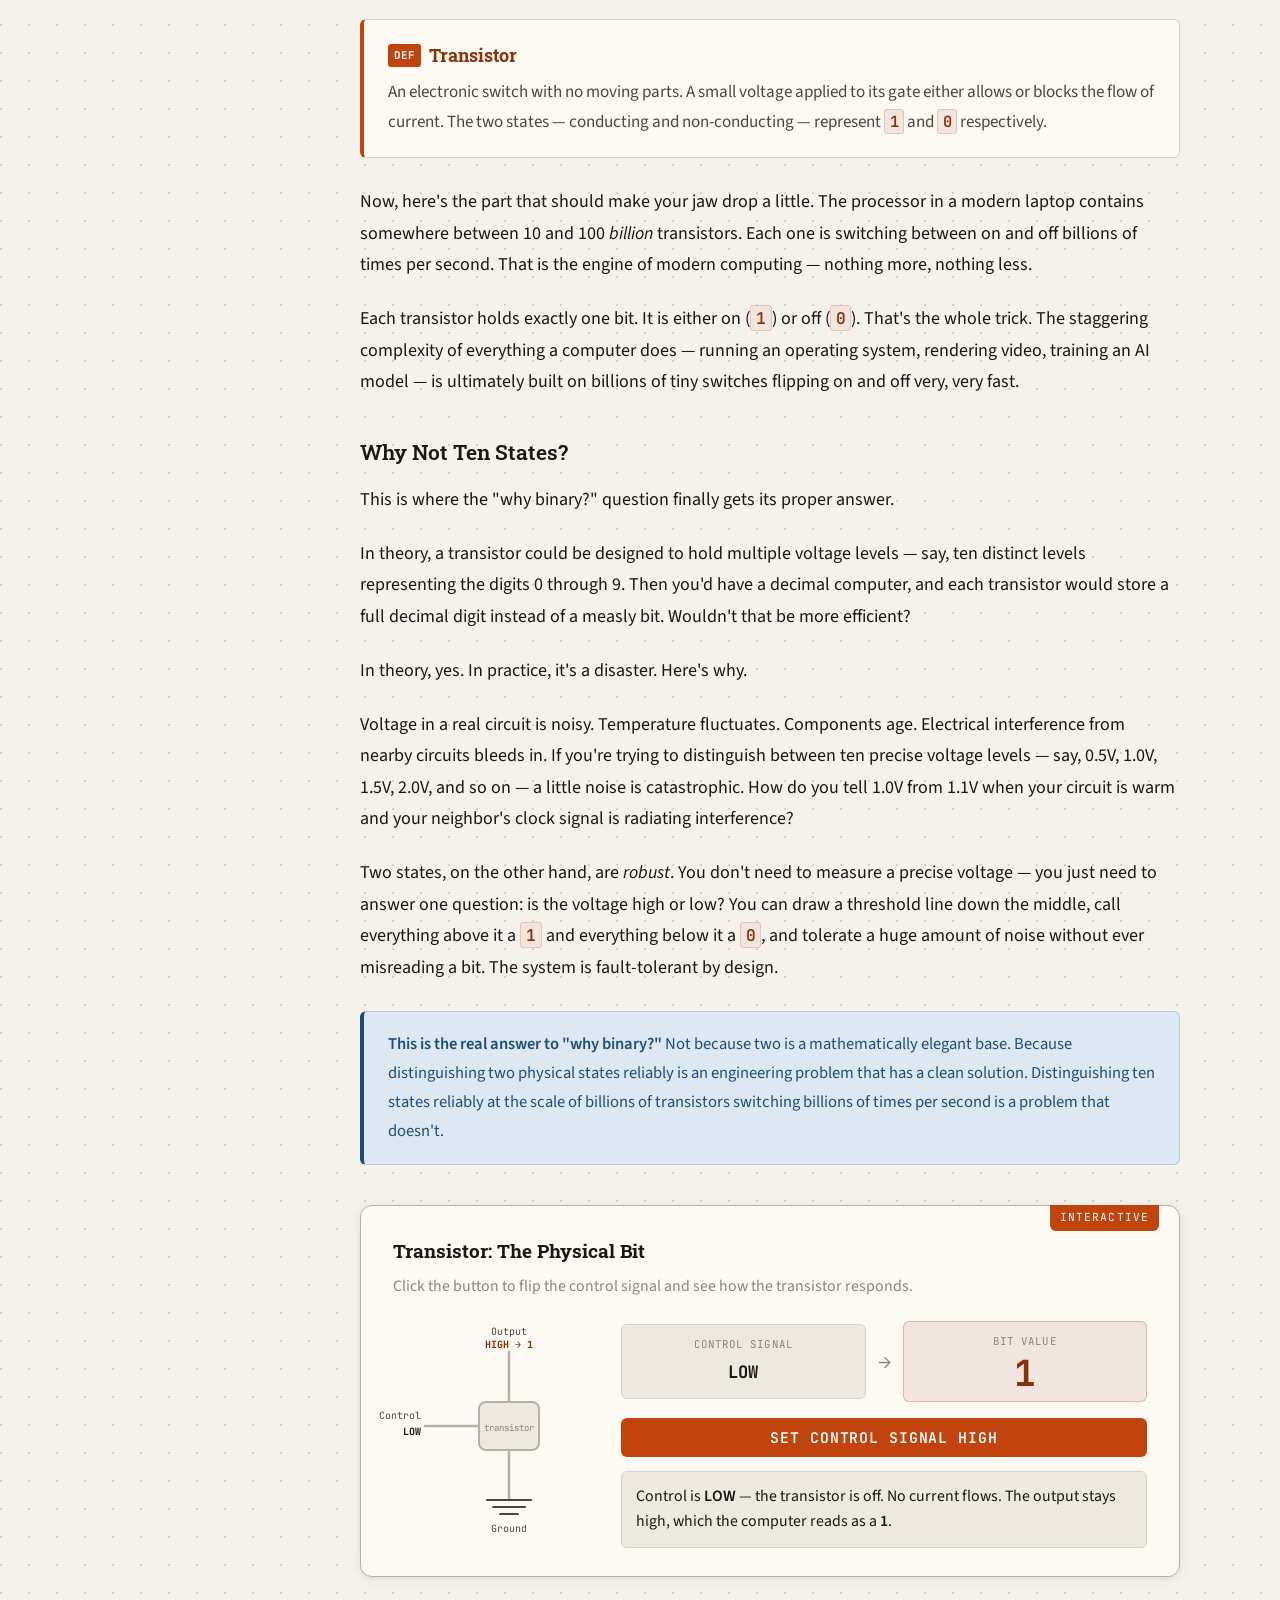
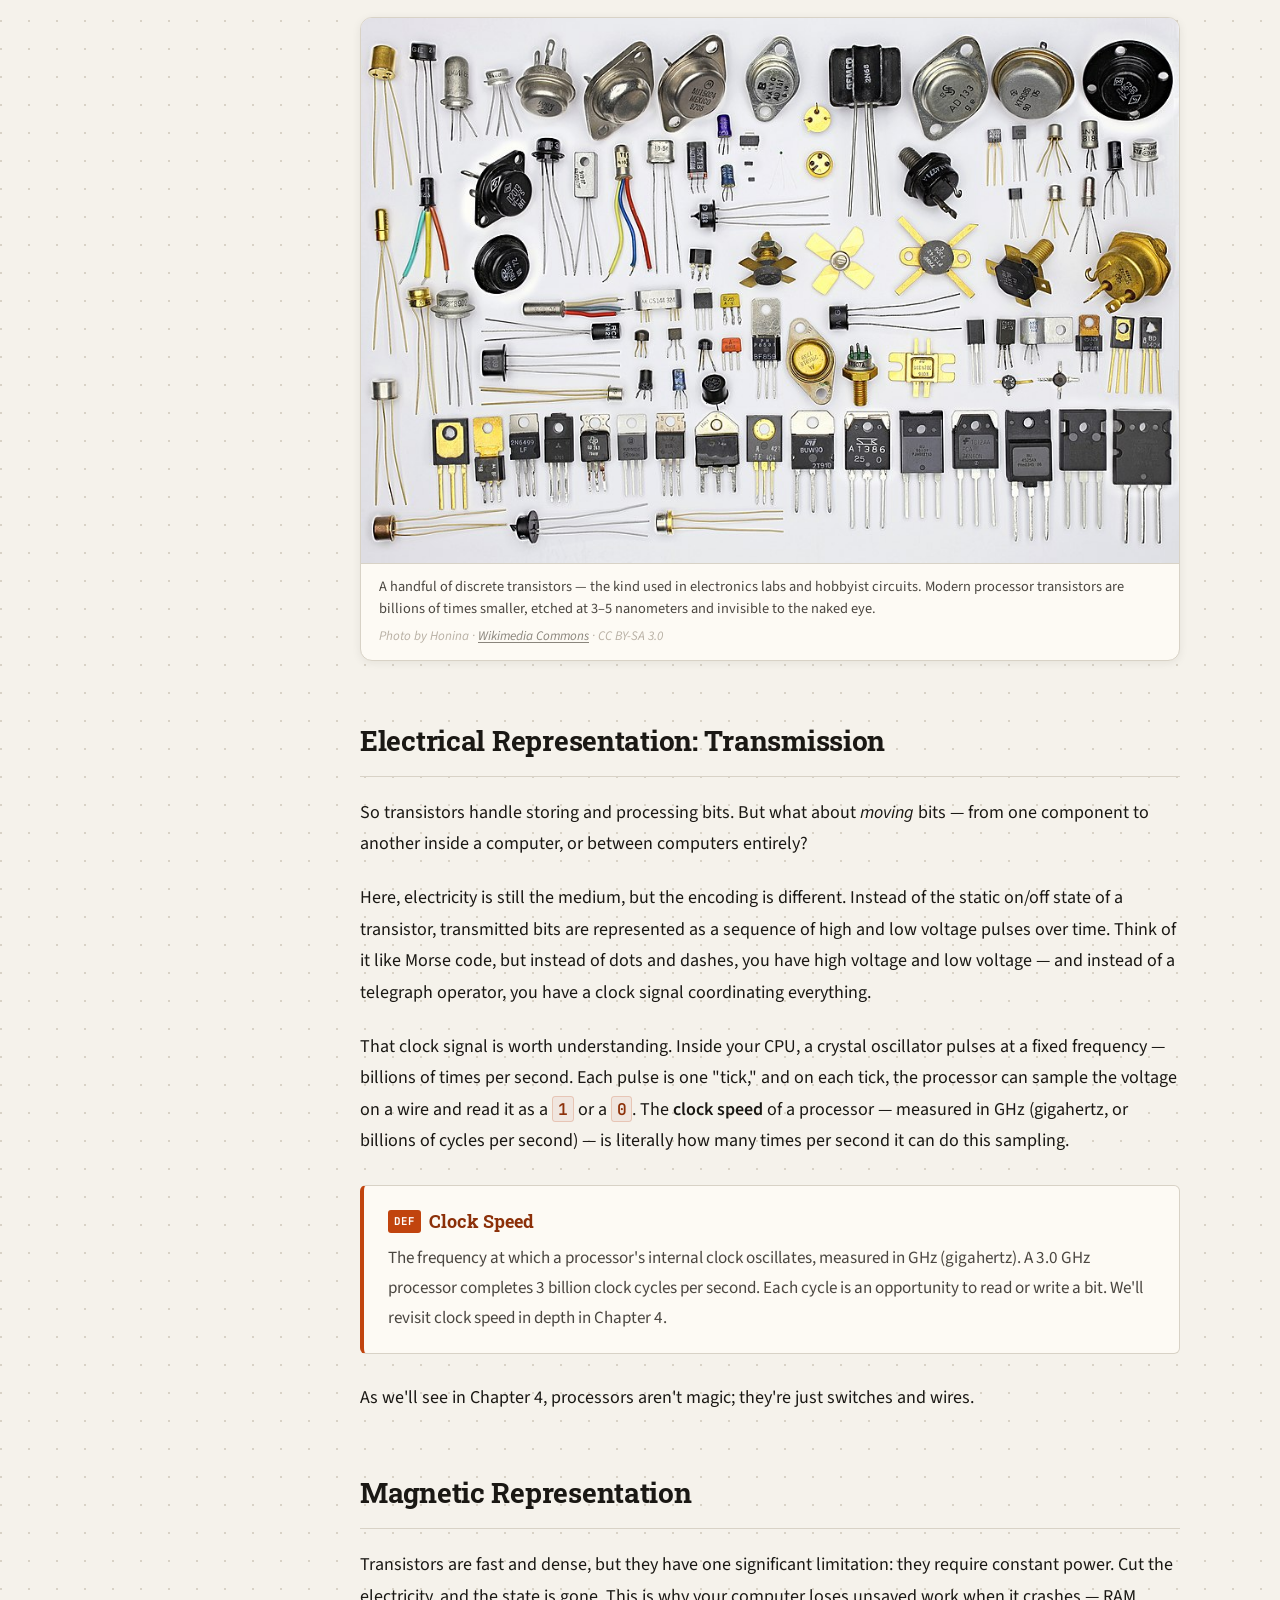
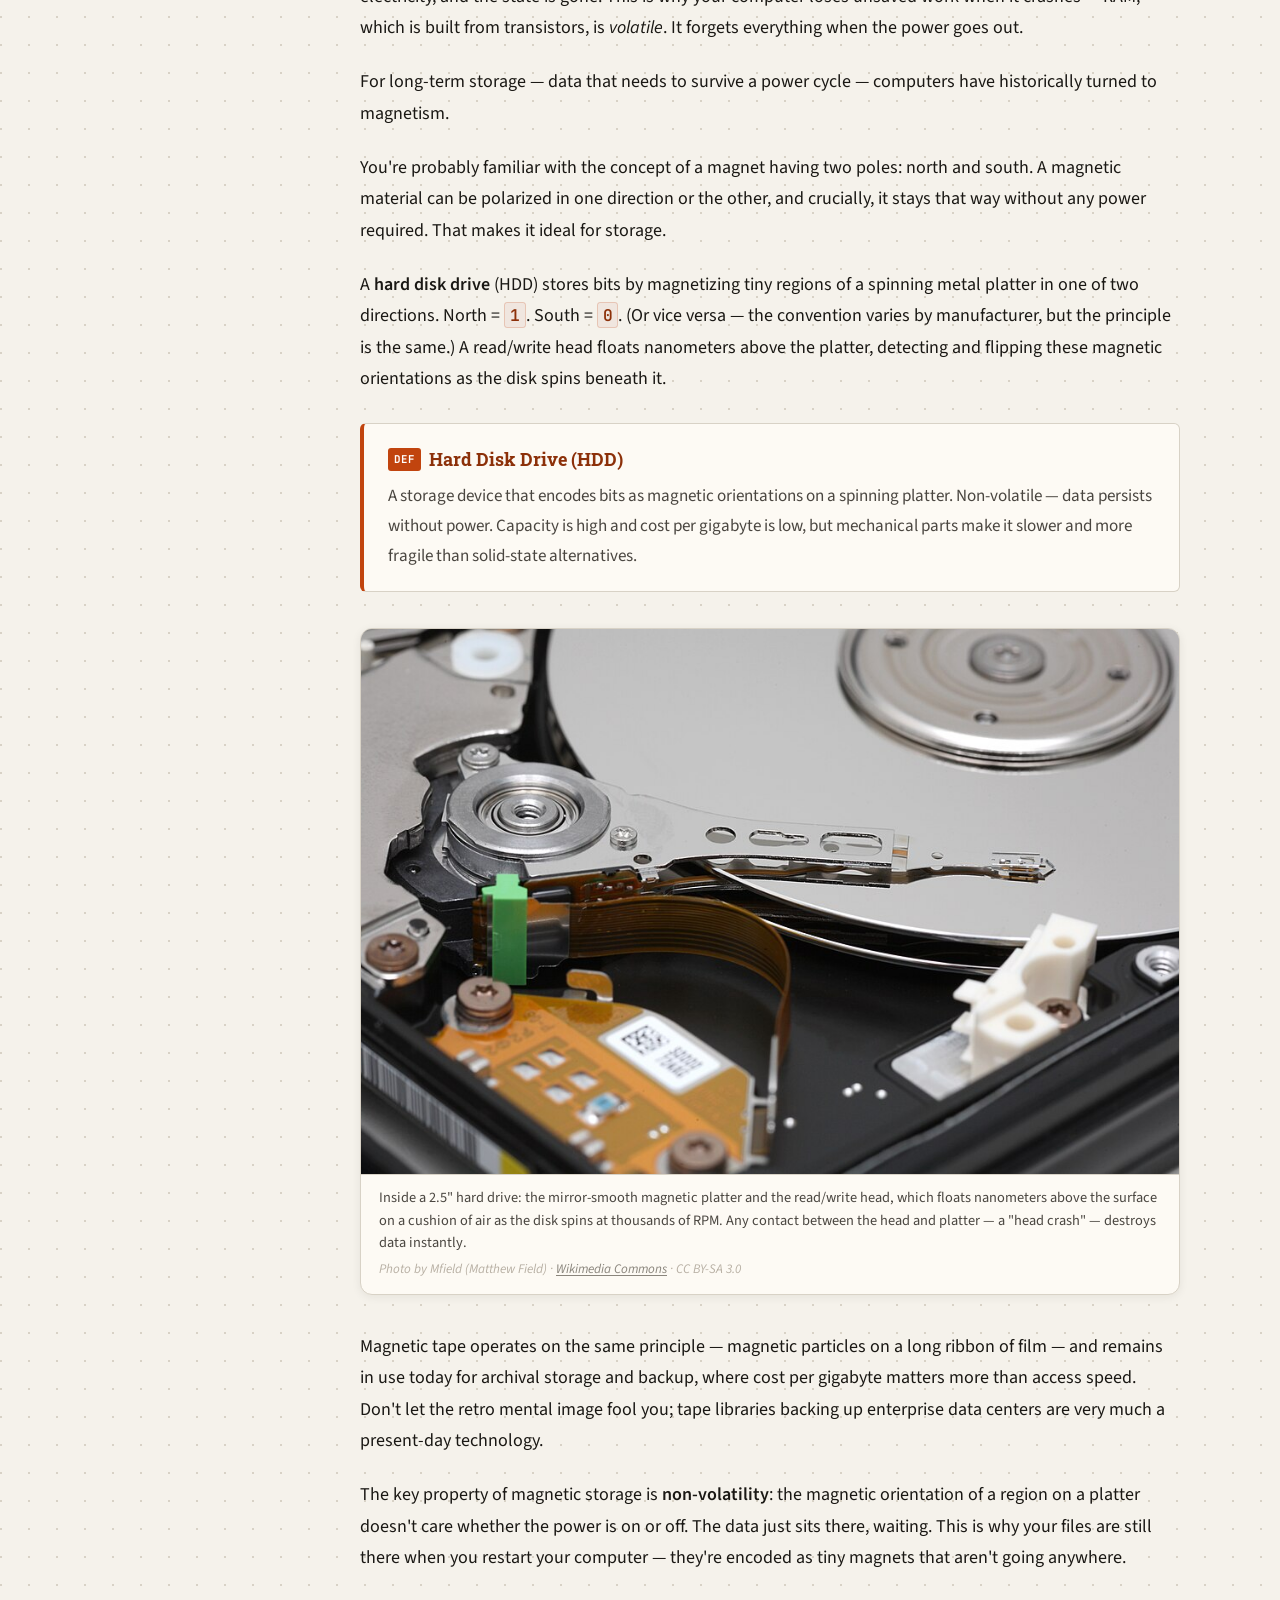
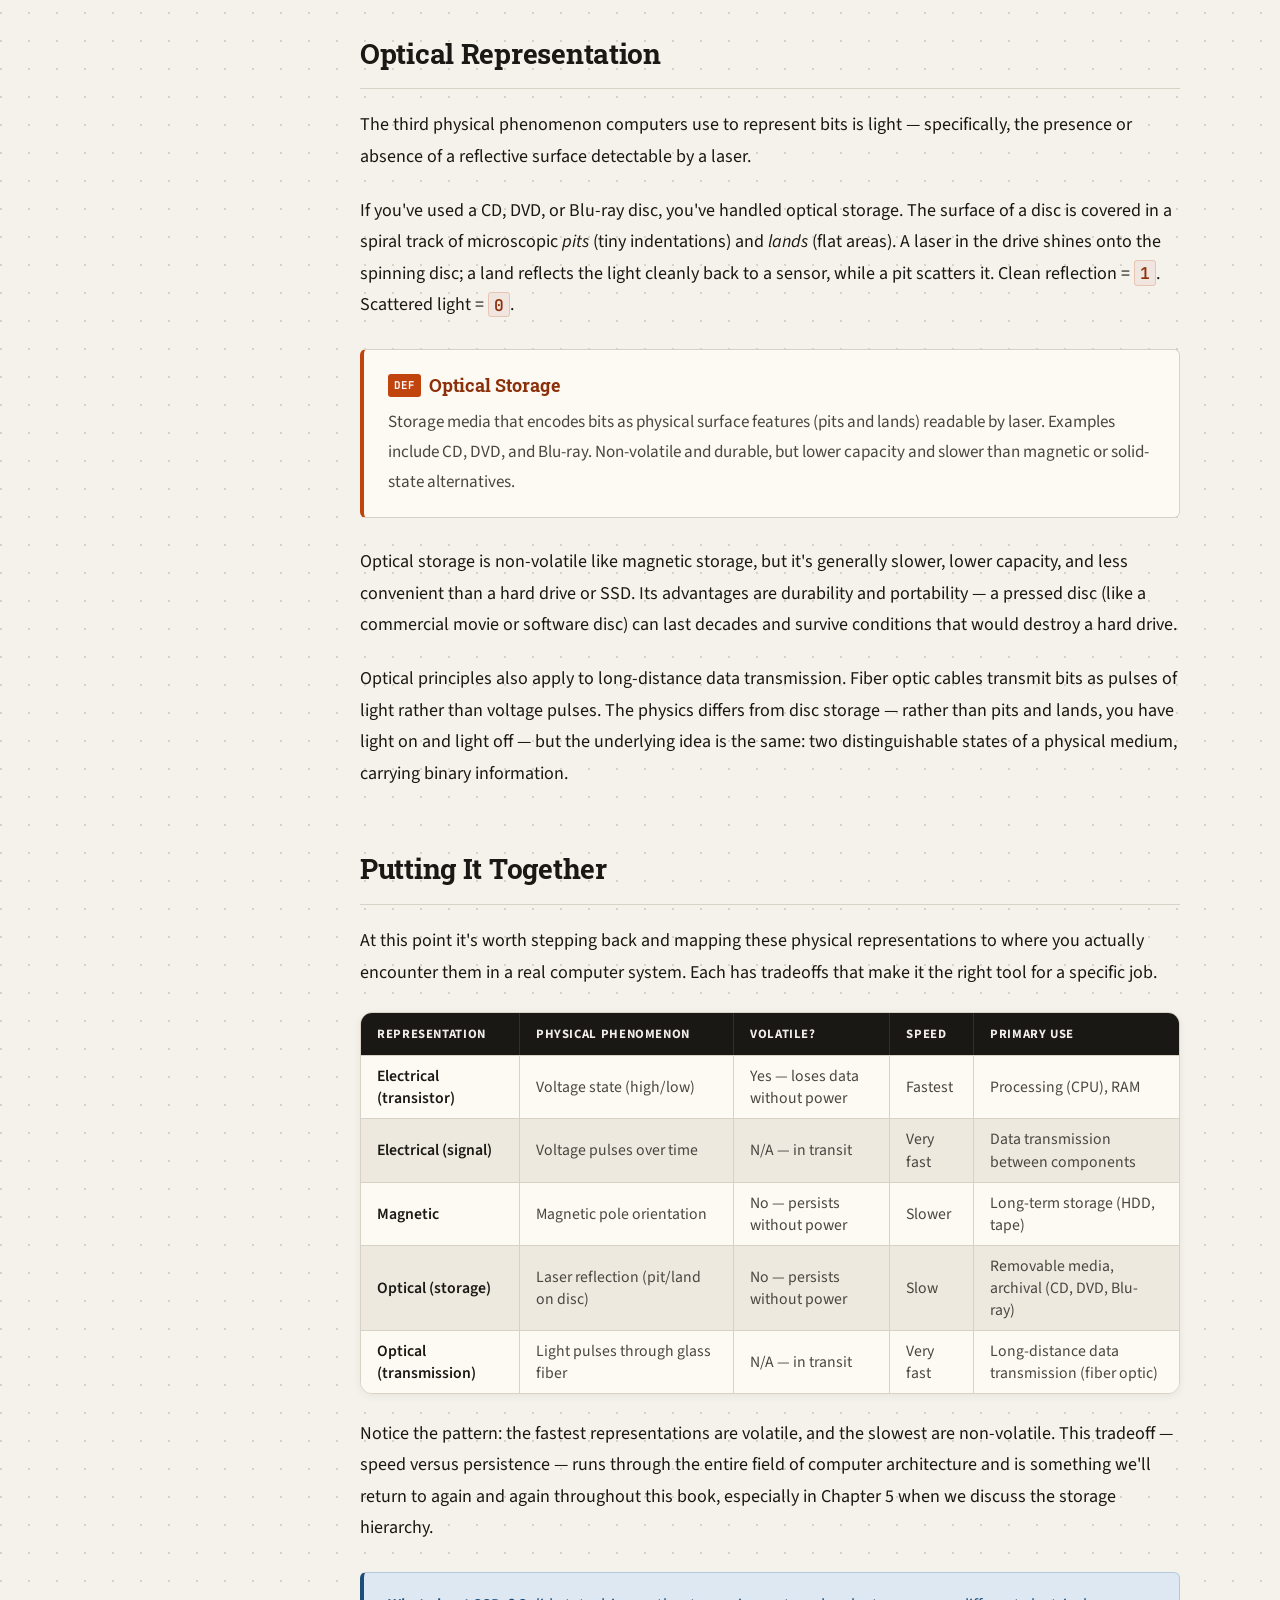
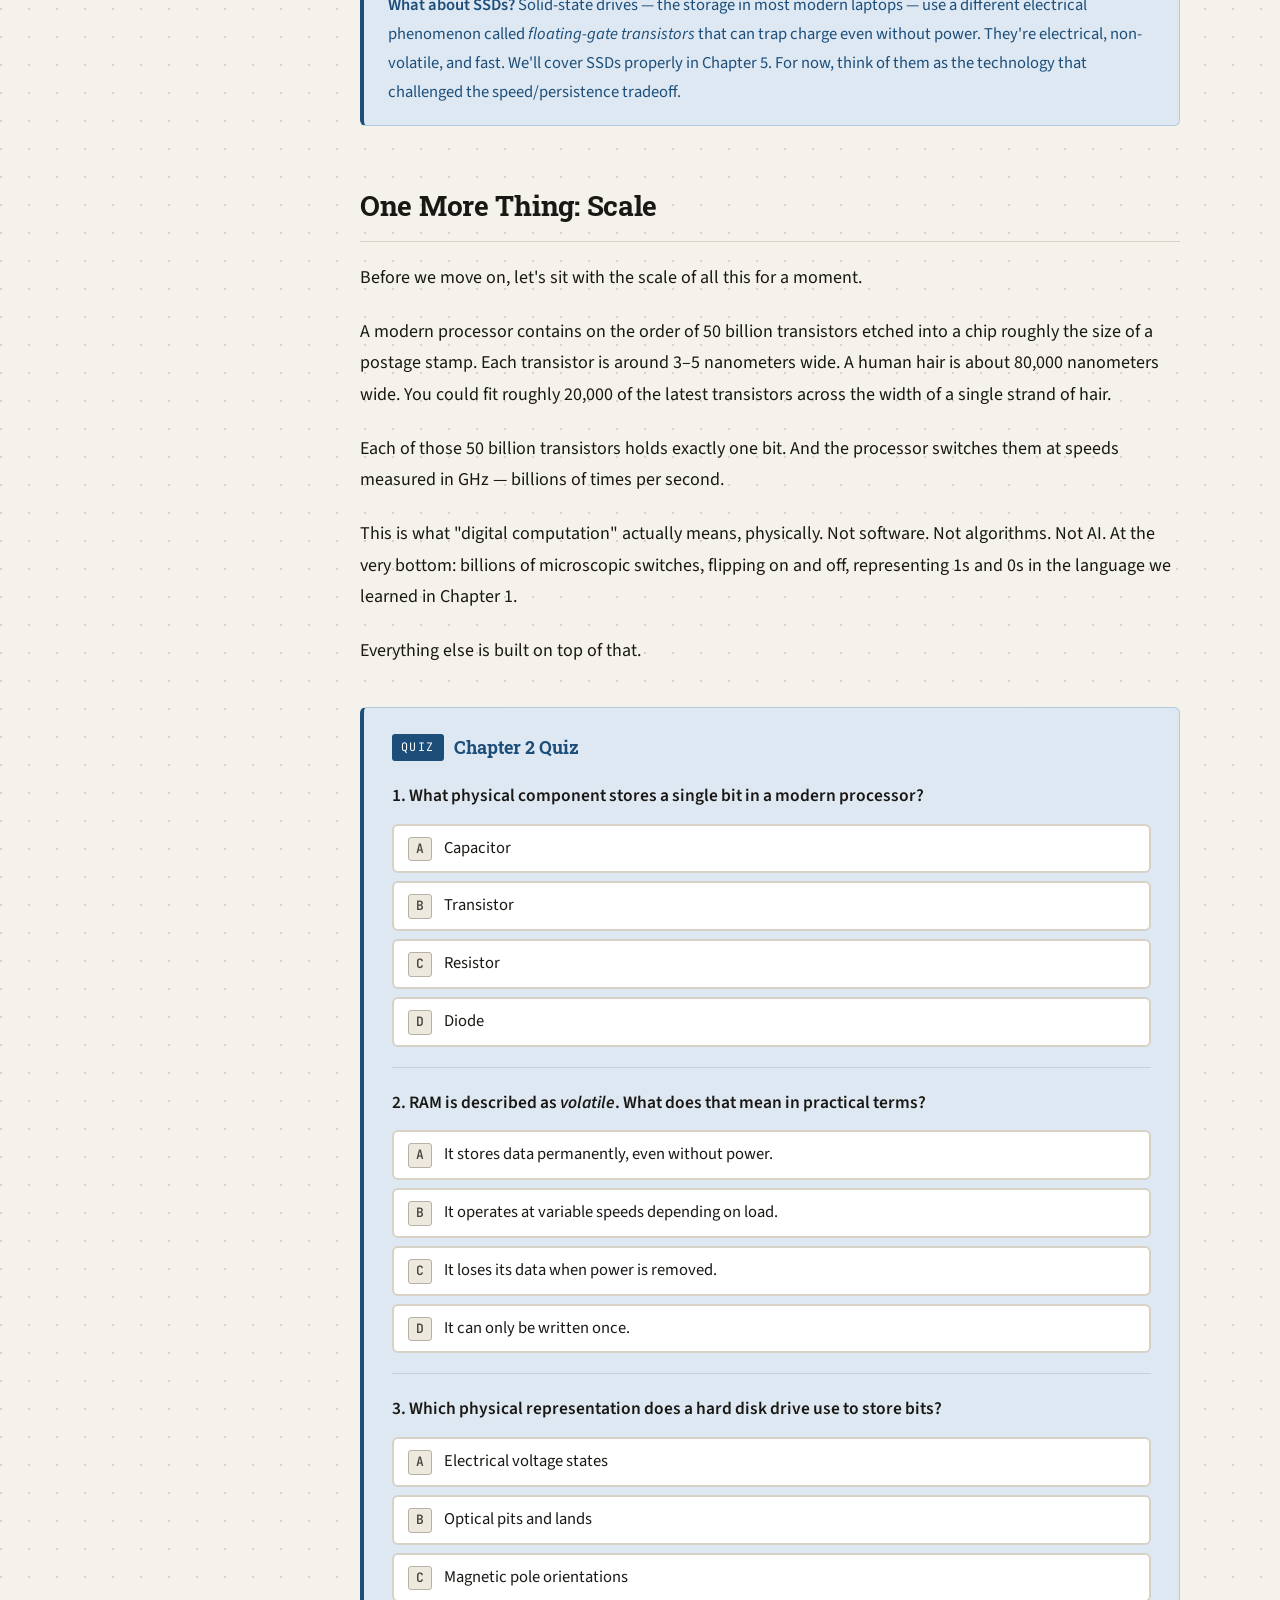
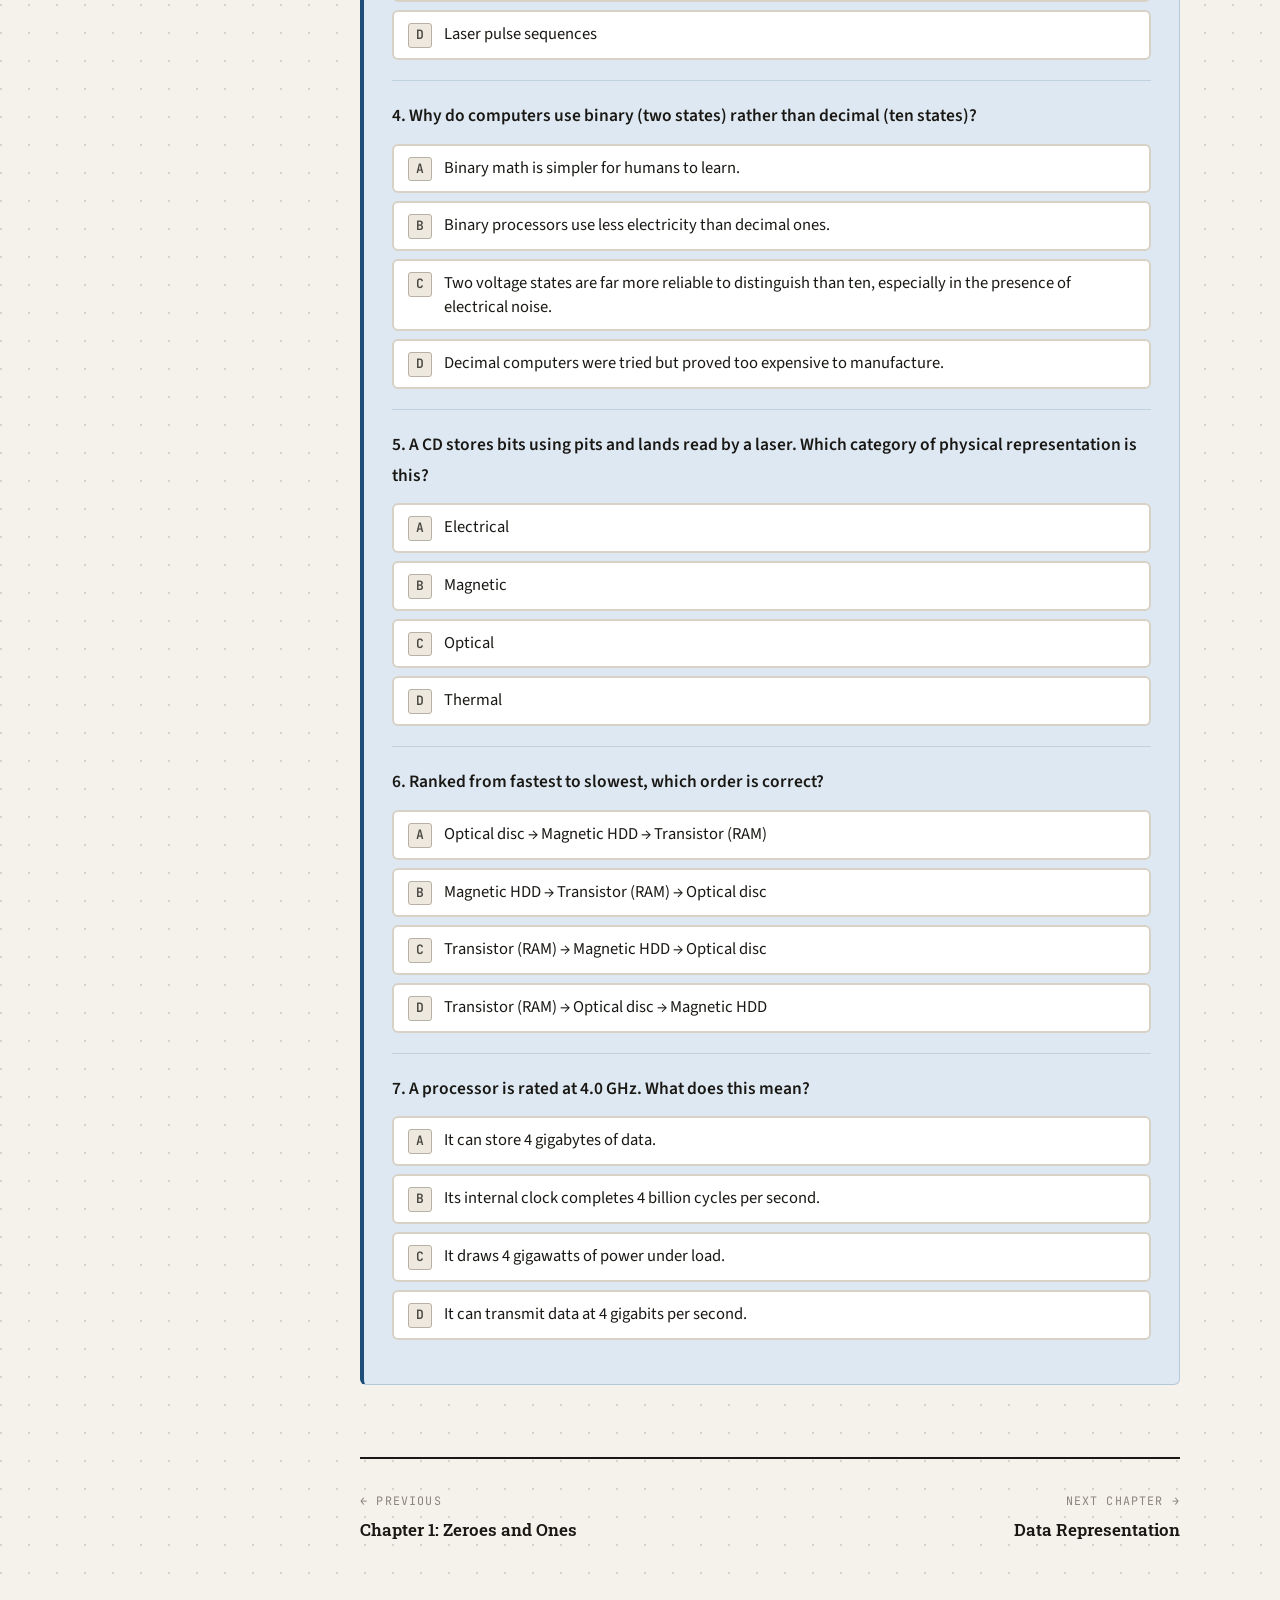
<file: chapters/ch02.html>
<!DOCTYPE html>
<html lang="en">
<head>
  <meta charset="UTF-8">
  <meta name="viewport" content="width=device-width, initial-scale=1.0">
  <title>Chapter 2: Physical Bits — Introduction to Digital Computation</title>
  <link rel="icon" href="../favicon.svg" type="image/svg+xml">
  <link rel="stylesheet" href="../css/main.css">
</head>
<body>

<div class="site-wrapper">

  <!-- ── Sidebar ── -->
  <nav class="sidebar" aria-label="Book navigation">
    <div class="sidebar-logo">
      <a href="../index.html" class="book-title">Introduction to<br>Digital Computation</a>
      <div class="book-subtitle">A First-Principles Approach</div>
      <div class="book-author">Wade Berner</div>
    </div>

    <div class="nav-unit">
      <div class="nav-unit-label">Unit 1 — Foundations</div>
      <a href="ch01.html" class="nav-chapter">
        <span class="ch-num">01</span> Zeroes and Ones
      </a>
      <a href="ch02.html" class="nav-chapter active">
        <span class="ch-num">02</span> Physical Bits
      </a>
      <a href="ch03.html" class="nav-chapter">
        <span class="ch-num">03</span> Data Representation
      </a>
    </div>

    <div class="nav-unit">
      <div class="nav-unit-label">Unit 2 — Hardware</div>
      <a href="ch04.html" class="nav-chapter">
        <span class="ch-num">04</span> Processors
      </a>
      <a href="ch05.html" class="nav-chapter">
        <span class="ch-num">05</span> Memory &amp; Storage
      </a>
      <a href="ch06.html" class="nav-chapter">
        <span class="ch-num">06</span> I/O &amp; System Architecture
      </a>
    </div>

    <div class="nav-unit">
      <div class="nav-unit-label">Unit 3 — Software</div>
      <a href="ch07.html" class="nav-chapter">
        <span class="ch-num">07</span> System vs. Application Software
      </a>
      <a href="ch08.html" class="nav-chapter">
        <span class="ch-num">08</span> Operating Systems
      </a>
      <a href="ch09.html" class="nav-chapter">
        <span class="ch-num">09</span> File Systems &amp; Directory Services
      </a>
    </div>

    <div class="nav-unit">
      <div class="nav-unit-label">Unit 4 — Networks</div>
      <a href="ch10.html" class="nav-chapter">
        <span class="ch-num">10</span> Networking Fundamentals
      </a>
      <a href="ch11.html" class="nav-chapter">
        <span class="ch-num">11</span> Network Architecture &amp; Communication
      </a>
    </div>

    <div class="nav-unit">
      <div class="nav-unit-label">Unit 5 — Administration</div>
      <a href="ch12.html" class="nav-chapter">
        <span class="ch-num">12</span> System Administration
      </a>
      <a href="ch13.html" class="nav-chapter">
        <span class="ch-num">13</span> Virtualization &amp; Cloud
      </a>
      <a href="ch14.html" class="nav-chapter">
        <span class="ch-num">14</span> Putting It All Together
      </a>
    </div>

    <div class="sidebar-footer">
      &copy; 2026 Wade Berner<br>
      <span class="sidebar-version">v0.1 &middot; May 11, 2026</span>
    </div>
  </nav>

  <!-- ── Main ── -->
  <main class="main-content">

    <header class="chapter-header">
      <div class="chapter-eyebrow">Chapter 02 · Unit 1: Foundations</div>
      <h1 class="chapter-title">Physical Bits</h1>
      <div class="chapter-deco">00010</div>
      <p class="chapter-intro">A 1 or a 0 is just an idea — a concept that exists in a human brain, on a piece of paper, or in this textbook. But inside a computer, ideas don't live. Electricity does. This chapter is about how the physical world encodes the abstract.</p>
    </header>

    <article class="prose">

      <p>At the end of Chapter 1, we understood <em>what</em> binary is — a number system with two digits — and <em>how</em> to work with it. But we left a big question unanswered: <em>why</em> do computers use binary in the first place?</p>

      <p>The answer isn't mathematical. It's physical. To understand it, we need to think about how a computer actually stores and moves information — not as ink on paper or pixels on a screen, but as real, measurable properties of the physical world.</p>

      <h2>From Concept to Physical Reality</h2>

      <p>Think about what a 1 or a 0 actually is for a moment. Right now, as you read this, a <span class="bin">1</span> is some dark pixels on your screen, or perhaps some ink on a printed page. That's it. The <em>concept</em> of "one" exists in your brain; the pixels or ink are just a physical encoding of that concept.</p>

      <p>A computer needs the same thing: a physical phenomenon that can represent two distinct states. Something the machine can reliably write, read, store, and transmit at extraordinary speed and scale.</p>

      <p>Our modern computers use three such phenomena:</p>

      <ul>
        <li><strong>Electrical</strong> — for processing and transmission</li>
        <li><strong>Magnetic</strong> — for long-term storage</li>
        <li><strong>Optical</strong> — for removable storage and long-distance transmission</li>
      </ul>

      <p>Let's go through each one. We'll spend the most time on electrical representation — it's where "why binary?" gets its answer.</p>

      <h2>Electrical Representation: Processing and Storage</h2>

      <p>You probably know that computers run on electricity. But "runs on electricity" is a bit like saying a car "runs on explosions." True, but it glosses over quite a lot.</p>

      <p>The fundamental building block of every modern processor and memory chip is something called a <strong>transistor</strong>. A transistor is, at its core, an electronically controlled switch. Apply a voltage to its control input (called the <em>gate</em>), and current flows through it. Remove that voltage, and current stops. On or off. Conducting or not conducting.</p>

      <p>Sound familiar? It should. That's binary.</p>

      <div class="definition">
        <div class="def-term">Transistor</div>
        <p>An electronic switch with no moving parts. A small voltage applied to its gate either allows or blocks the flow of current. The two states — conducting and non-conducting — represent <span class="bin">1</span> and <span class="bin">0</span> respectively.</p>
      </div>

      <p>Now, here's the part that should make your jaw drop a little. The processor in a modern laptop contains somewhere between 10 and 100 <em>billion</em> transistors. Each one is switching between on and off billions of times per second. That is the engine of modern computing — nothing more, nothing less.</p>

      <p>Each transistor holds exactly one bit. It is either on (<span class="bin">1</span>) or off (<span class="bin">0</span>). That's the whole trick. The staggering complexity of everything a computer does — running an operating system, rendering video, training an AI model — is ultimately built on billions of tiny switches flipping on and off very, very fast.</p>

      <h3>Why Not Ten States?</h3>

      <p>This is where the "why binary?" question finally gets its proper answer.</p>

      <p>In theory, a transistor could be designed to hold multiple voltage levels — say, ten distinct levels representing the digits 0 through 9. Then you'd have a decimal computer, and each transistor would store a full decimal digit instead of a measly bit. Wouldn't that be more efficient?</p>

      <p>In theory, yes. In practice, it's a disaster. Here's why.</p>

      <p>Voltage in a real circuit is noisy. Temperature fluctuates. Components age. Electrical interference from nearby circuits bleeds in. If you're trying to distinguish between ten precise voltage levels — say, 0.5V, 1.0V, 1.5V, 2.0V, and so on — a little noise is catastrophic. How do you tell 1.0V from 1.1V when your circuit is warm and your neighbor's clock signal is radiating interference?</p>

      <p>Two states, on the other hand, are <em>robust</em>. You don't need to measure a precise voltage — you just need to answer one question: is the voltage high or low? You can draw a threshold line down the middle, call everything above it a <span class="bin">1</span> and everything below it a <span class="bin">0</span>, and tolerate a huge amount of noise without ever misreading a bit. The system is fault-tolerant by design.</p>

      <div class="note">
        <strong>This is the real answer to "why binary?"</strong> Not because two is a mathematically elegant base. Because distinguishing two physical states reliably is an engineering problem that has a clean solution. Distinguishing ten states reliably at the scale of billions of transistors switching billions of times per second is a problem that doesn't.
      </div>

      <!-- ── Widget ── -->
      <div data-widget="transistor-toggle"></div>

      <figure class="chapter-photo">
        <img src="../img/ch02-transistors.jpg" alt="Several through-hole transistors of varying sizes arranged on a centimeter ruler">
        <figcaption>
          A handful of discrete transistors — the kind used in electronics labs and hobbyist circuits. Modern processor transistors are billions of times smaller, etched at 3–5 nanometers and invisible to the naked eye.
          <span class="photo-credit">Photo by Honina · <a href="https://commons.wikimedia.org/wiki/File:Transistor-photo.JPG" target="_blank" rel="noopener">Wikimedia Commons</a> · CC BY-SA 3.0</span>
        </figcaption>
      </figure>

      <h2>Electrical Representation: Transmission</h2>

      <p>So transistors handle storing and processing bits. But what about <em>moving</em> bits — from one component to another inside a computer, or between computers entirely?</p>

      <p>Here, electricity is still the medium, but the encoding is different. Instead of the static on/off state of a transistor, transmitted bits are represented as a sequence of high and low voltage pulses over time. Think of it like Morse code, but instead of dots and dashes, you have high voltage and low voltage — and instead of a telegraph operator, you have a clock signal coordinating everything.</p>

      <p>That clock signal is worth understanding. Inside your CPU, a crystal oscillator pulses at a fixed frequency — billions of times per second. Each pulse is one "tick," and on each tick, the processor can sample the voltage on a wire and read it as a <span class="bin">1</span> or a <span class="bin">0</span>. The <strong>clock speed</strong> of a processor — measured in GHz (gigahertz, or billions of cycles per second) — is literally how many times per second it can do this sampling.</p>

      <div class="definition">
        <div class="def-term">Clock Speed</div>
        <p>The frequency at which a processor's internal clock oscillates, measured in GHz (gigahertz). A 3.0 GHz processor completes 3 billion clock cycles per second. Each cycle is an opportunity to read or write a bit. We'll revisit clock speed in depth in Chapter 4.</p>
      </div>

      <p>As we'll see in Chapter 4, processors aren't magic; they're just switches and wires.</p>

      <h2>Magnetic Representation</h2>

      <p>Transistors are fast and dense, but they have one significant limitation: they require constant power. Cut the electricity, and the state is gone. This is why your computer loses unsaved work when it crashes — RAM, which is built from transistors, is <em>volatile</em>. It forgets everything when the power goes out.</p>

      <p>For long-term storage — data that needs to survive a power cycle — computers have historically turned to magnetism.</p>

      <p>You're probably familiar with the concept of a magnet having two poles: north and south. A magnetic material can be polarized in one direction or the other, and crucially, it stays that way without any power required. That makes it ideal for storage.</p>

      <p>A <strong>hard disk drive</strong> (HDD) stores bits by magnetizing tiny regions of a spinning metal platter in one of two directions. North = <span class="bin">1</span>. South = <span class="bin">0</span>. (Or vice versa — the convention varies by manufacturer, but the principle is the same.) A read/write head floats nanometers above the platter, detecting and flipping these magnetic orientations as the disk spins beneath it.</p>

      <div class="definition">
        <div class="def-term">Hard Disk Drive (HDD)</div>
        <p>A storage device that encodes bits as magnetic orientations on a spinning platter. Non-volatile — data persists without power. Capacity is high and cost per gigabyte is low, but mechanical parts make it slower and more fragile than solid-state alternatives.</p>
      </div>

      <figure class="chapter-photo">
        <img src="../img/ch02-hdd-internals.jpg" alt="Interior of an open hard disk drive showing the magnetic platter and read/write head on its actuator arm">
        <figcaption>
          Inside a 2.5" hard drive: the mirror-smooth magnetic platter and the read/write head, which floats nanometers above the surface on a cushion of air as the disk spins at thousands of RPM. Any contact between the head and platter — a "head crash" — destroys data instantly.
          <span class="photo-credit">Photo by Mfield (Matthew Field) · <a href="https://commons.wikimedia.org/wiki/File:Hard_disk_platters_and_head.jpg" target="_blank" rel="noopener">Wikimedia Commons</a> · CC BY-SA 3.0</span>
        </figcaption>
      </figure>

      <p>Magnetic tape operates on the same principle — magnetic particles on a long ribbon of film — and remains in use today for archival storage and backup, where cost per gigabyte matters more than access speed. Don't let the retro mental image fool you; tape libraries backing up enterprise data centers are very much a present-day technology.</p>

      <p>The key property of magnetic storage is <strong>non-volatility</strong>: the magnetic orientation of a region on a platter doesn't care whether the power is on or off. The data just sits there, waiting. This is why your files are still there when you restart your computer — they're encoded as tiny magnets that aren't going anywhere.</p>

      <h2>Optical Representation</h2>

      <p>The third physical phenomenon computers use to represent bits is light — specifically, the presence or absence of a reflective surface detectable by a laser.</p>

      <p>If you've used a CD, DVD, or Blu-ray disc, you've handled optical storage. The surface of a disc is covered in a spiral track of microscopic <em>pits</em> (tiny indentations) and <em>lands</em> (flat areas). A laser in the drive shines onto the spinning disc; a land reflects the light cleanly back to a sensor, while a pit scatters it. Clean reflection = <span class="bin">1</span>. Scattered light = <span class="bin">0</span>.</p>

      <div class="definition">
        <div class="def-term">Optical Storage</div>
        <p>Storage media that encodes bits as physical surface features (pits and lands) readable by laser. Examples include CD, DVD, and Blu-ray. Non-volatile and durable, but lower capacity and slower than magnetic or solid-state alternatives.</p>
      </div>

      <p>Optical storage is non-volatile like magnetic storage, but it's generally slower, lower capacity, and less convenient than a hard drive or SSD. Its advantages are durability and portability — a pressed disc (like a commercial movie or software disc) can last decades and survive conditions that would destroy a hard drive.</p>

      <p>Optical principles also apply to long-distance data transmission. Fiber optic cables transmit bits as pulses of light rather than voltage pulses. The physics differs from disc storage — rather than pits and lands, you have light on and light off — but the underlying idea is the same: two distinguishable states of a physical medium, carrying binary information.</p>

      <h2>Putting It Together</h2>

      <p>At this point it's worth stepping back and mapping these physical representations to where you actually encounter them in a real computer system. Each has tradeoffs that make it the right tool for a specific job.</p>

      <table class="data-table">
        <thead>
          <tr>
            <th>Representation</th>
            <th>Physical Phenomenon</th>
            <th>Volatile?</th>
            <th>Speed</th>
            <th>Primary Use</th>
          </tr>
        </thead>
        <tbody>
          <tr>
            <td><strong>Electrical (transistor)</strong></td>
            <td>Voltage state (high/low)</td>
            <td>Yes — loses data without power</td>
            <td>Fastest</td>
            <td>Processing (CPU), RAM</td>
          </tr>
          <tr>
            <td><strong>Electrical (signal)</strong></td>
            <td>Voltage pulses over time</td>
            <td>N/A — in transit</td>
            <td>Very fast</td>
            <td>Data transmission between components</td>
          </tr>
          <tr>
            <td><strong>Magnetic</strong></td>
            <td>Magnetic pole orientation</td>
            <td>No — persists without power</td>
            <td>Slower</td>
            <td>Long-term storage (HDD, tape)</td>
          </tr>
          <tr>
            <td><strong>Optical (storage)</strong></td>
            <td>Laser reflection (pit/land on disc)</td>
            <td>No — persists without power</td>
            <td>Slow</td>
            <td>Removable media, archival (CD, DVD, Blu-ray)</td>
          </tr>
          <tr>
            <td><strong>Optical (transmission)</strong></td>
            <td>Light pulses through glass fiber</td>
            <td>N/A — in transit</td>
            <td>Very fast</td>
            <td>Long-distance data transmission (fiber optic)</td>
          </tr>
        </tbody>
      </table>

      <p>Notice the pattern: the fastest representations are volatile, and the slowest are non-volatile. This tradeoff — speed versus persistence — runs through the entire field of computer architecture and is something we'll return to again and again throughout this book, especially in Chapter 5 when we discuss the storage hierarchy.</p>

      <div class="note">
        <strong>What about SSDs?</strong> Solid-state drives — the storage in most modern laptops — use a different electrical phenomenon called <em>floating-gate transistors</em> that can trap charge even without power. They're electrical, non-volatile, and fast. We'll cover SSDs properly in Chapter 5. For now, think of them as the technology that challenged the speed/persistence tradeoff.
      </div>

      <h2>One More Thing: Scale</h2>

      <p>Before we move on, let's sit with the scale of all this for a moment.</p>

      <p>A modern processor contains on the order of 50 billion transistors etched into a chip roughly the size of a postage stamp. Each transistor is around 3–5 nanometers wide. A human hair is about 80,000 nanometers wide. You could fit roughly 20,000 of the latest transistors across the width of a single strand of hair.</p>

      <p>Each of those 50 billion transistors holds exactly one bit. And the processor switches them at speeds measured in GHz — billions of times per second.</p>

      <p>This is what "digital computation" actually means, physically. Not software. Not algorithms. Not AI. At the very bottom: billions of microscopic switches, flipping on and off, representing 1s and 0s in the language we learned in Chapter 1.</p>

      <p>Everything else is built on top of that.</p>

      <!-- ── Practice Problems ── -->
      <div class="practice-block">
        <div class="practice-header">
          <span class="practice-label">Quiz</span>
          <span class="practice-title">Chapter 2 Quiz</span>
        </div>

        <!-- Q1 -->
        <div class="quiz-question" id="q1">
          <div class="q-text">1. What physical component stores a single bit in a modern processor?</div>
          <div class="mc-options">
            <button class="mc-option" onclick="checkMC('q1', this, false)"><span class="mc-letter">A</span> Capacitor</button>
            <button class="mc-option" onclick="checkMC('q1', this, true)"><span class="mc-letter">B</span> Transistor</button>
            <button class="mc-option" onclick="checkMC('q1', this, false)"><span class="mc-letter">C</span> Resistor</button>
            <button class="mc-option" onclick="checkMC('q1', this, false)"><span class="mc-letter">D</span> Diode</button>
          </div>
          <div class="mc-feedback" id="q1-feedback"></div>
        </div>

        <!-- Q2 -->
        <div class="quiz-question" id="q2">
          <div class="q-text">2. RAM is described as <em>volatile</em>. What does that mean in practical terms?</div>
          <div class="mc-options">
            <button class="mc-option" onclick="checkMC('q2', this, false)"><span class="mc-letter">A</span> It stores data permanently, even without power.</button>
            <button class="mc-option" onclick="checkMC('q2', this, false)"><span class="mc-letter">B</span> It operates at variable speeds depending on load.</button>
            <button class="mc-option" onclick="checkMC('q2', this, true)"><span class="mc-letter">C</span> It loses its data when power is removed.</button>
            <button class="mc-option" onclick="checkMC('q2', this, false)"><span class="mc-letter">D</span> It can only be written once.</button>
          </div>
          <div class="mc-feedback" id="q2-feedback"></div>
        </div>

        <!-- Q3 -->
        <div class="quiz-question" id="q3">
          <div class="q-text">3. Which physical representation does a hard disk drive use to store bits?</div>
          <div class="mc-options">
            <button class="mc-option" onclick="checkMC('q3', this, false)"><span class="mc-letter">A</span> Electrical voltage states</button>
            <button class="mc-option" onclick="checkMC('q3', this, false)"><span class="mc-letter">B</span> Optical pits and lands</button>
            <button class="mc-option" onclick="checkMC('q3', this, true)"><span class="mc-letter">C</span> Magnetic pole orientations</button>
            <button class="mc-option" onclick="checkMC('q3', this, false)"><span class="mc-letter">D</span> Laser pulse sequences</button>
          </div>
          <div class="mc-feedback" id="q3-feedback"></div>
        </div>

        <!-- Q4 -->
        <div class="quiz-question" id="q4">
          <div class="q-text">4. Why do computers use binary (two states) rather than decimal (ten states)?</div>
          <div class="mc-options">
            <button class="mc-option" onclick="checkMC('q4', this, false)"><span class="mc-letter">A</span> Binary math is simpler for humans to learn.</button>
            <button class="mc-option" onclick="checkMC('q4', this, false)"><span class="mc-letter">B</span> Binary processors use less electricity than decimal ones.</button>
            <button class="mc-option" onclick="checkMC('q4', this, true)"><span class="mc-letter">C</span> Two voltage states are far more reliable to distinguish than ten, especially in the presence of electrical noise.</button>
            <button class="mc-option" onclick="checkMC('q4', this, false)"><span class="mc-letter">D</span> Decimal computers were tried but proved too expensive to manufacture.</button>
          </div>
          <div class="mc-feedback" id="q4-feedback"></div>
        </div>

        <!-- Q5 -->
        <div class="quiz-question" id="q5">
          <div class="q-text">5. A CD stores bits using pits and lands read by a laser. Which category of physical representation is this?</div>
          <div class="mc-options">
            <button class="mc-option" onclick="checkMC('q5', this, false)"><span class="mc-letter">A</span> Electrical</button>
            <button class="mc-option" onclick="checkMC('q5', this, false)"><span class="mc-letter">B</span> Magnetic</button>
            <button class="mc-option" onclick="checkMC('q5', this, true)"><span class="mc-letter">C</span> Optical</button>
            <button class="mc-option" onclick="checkMC('q5', this, false)"><span class="mc-letter">D</span> Thermal</button>
          </div>
          <div class="mc-feedback" id="q5-feedback"></div>
        </div>

        <!-- Q6 -->
        <div class="quiz-question" id="q6">
          <div class="q-text">6. Ranked from fastest to slowest, which order is correct?</div>
          <div class="mc-options">
            <button class="mc-option" onclick="checkMC('q6', this, false)"><span class="mc-letter">A</span> Optical disc → Magnetic HDD → Transistor (RAM)</button>
            <button class="mc-option" onclick="checkMC('q6', this, false)"><span class="mc-letter">B</span> Magnetic HDD → Transistor (RAM) → Optical disc</button>
            <button class="mc-option" onclick="checkMC('q6', this, true)"><span class="mc-letter">C</span> Transistor (RAM) → Magnetic HDD → Optical disc</button>
            <button class="mc-option" onclick="checkMC('q6', this, false)"><span class="mc-letter">D</span> Transistor (RAM) → Optical disc → Magnetic HDD</button>
          </div>
          <div class="mc-feedback" id="q6-feedback"></div>
        </div>

        <!-- Q7 -->
        <div class="quiz-question" id="q7">
          <div class="q-text">7. A processor is rated at 4.0 GHz. What does this mean?</div>
          <div class="mc-options">
            <button class="mc-option" onclick="checkMC('q7', this, false)"><span class="mc-letter">A</span> It can store 4 gigabytes of data.</button>
            <button class="mc-option" onclick="checkMC('q7', this, true)"><span class="mc-letter">B</span> Its internal clock completes 4 billion cycles per second.</button>
            <button class="mc-option" onclick="checkMC('q7', this, false)"><span class="mc-letter">C</span> It draws 4 gigawatts of power under load.</button>
            <button class="mc-option" onclick="checkMC('q7', this, false)"><span class="mc-letter">D</span> It can transmit data at 4 gigabits per second.</button>
          </div>
          <div class="mc-feedback" id="q7-feedback"></div>
        </div>

      </div>

      <!-- Chapter Nav -->
      <nav class="chapter-nav-footer">
        <a href="ch01.html">
          <span class="nav-direction">← Previous</span>
          <span class="nav-title">Chapter 1: Zeroes and Ones</span>
        </a>
        <a href="ch03.html" class="next">
          <span class="nav-direction">Next Chapter →</span>
          <span class="nav-title">Data Representation</span>
        </a>
      </nav>

    </article>
  </main>
</div>

<script src="../js/main.js"></script>
<script src="../widgets/transistor-toggle.js"></script>

<script>
  function checkMC(id, btn, isCorrect) {
    const container = document.getElementById(id);
    const fb        = document.getElementById(id + '-feedback');
    container.querySelectorAll('.mc-option').forEach(b => {
      b.disabled = true;
      if (b === btn && isCorrect)       b.classList.add('correct');
      else if (b === btn && !isCorrect) b.classList.add('incorrect');
            if (!isCorrect && (b.getAttribute('onclick') || '').endsWith('true)'))
        b.classList.add('revealed');
    });
    fb.className  = isCorrect ? 'mc-feedback correct' : 'mc-feedback incorrect';
    fb.textContent = isCorrect ? '✓ Correct!' : '✗ Not quite — the correct answer is highlighted.';
  }
</script>

</body>
</html>
</file>
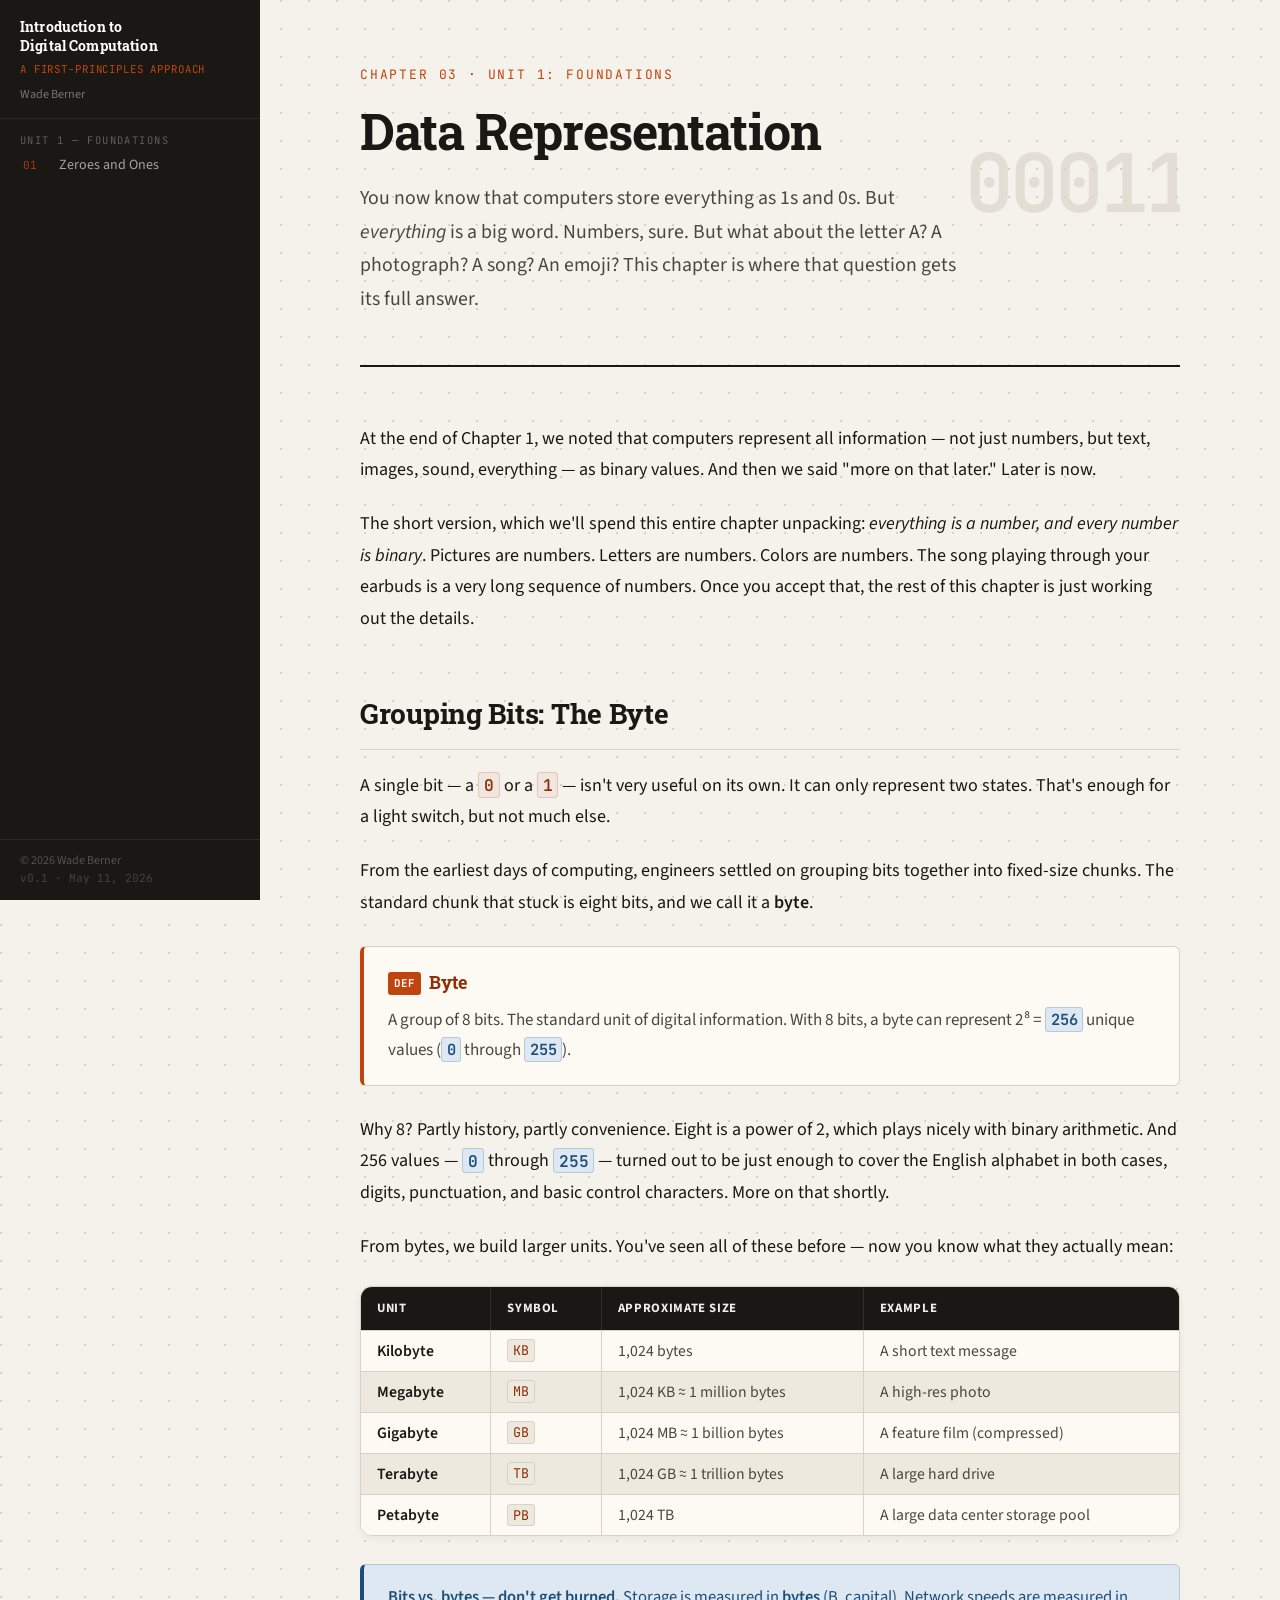
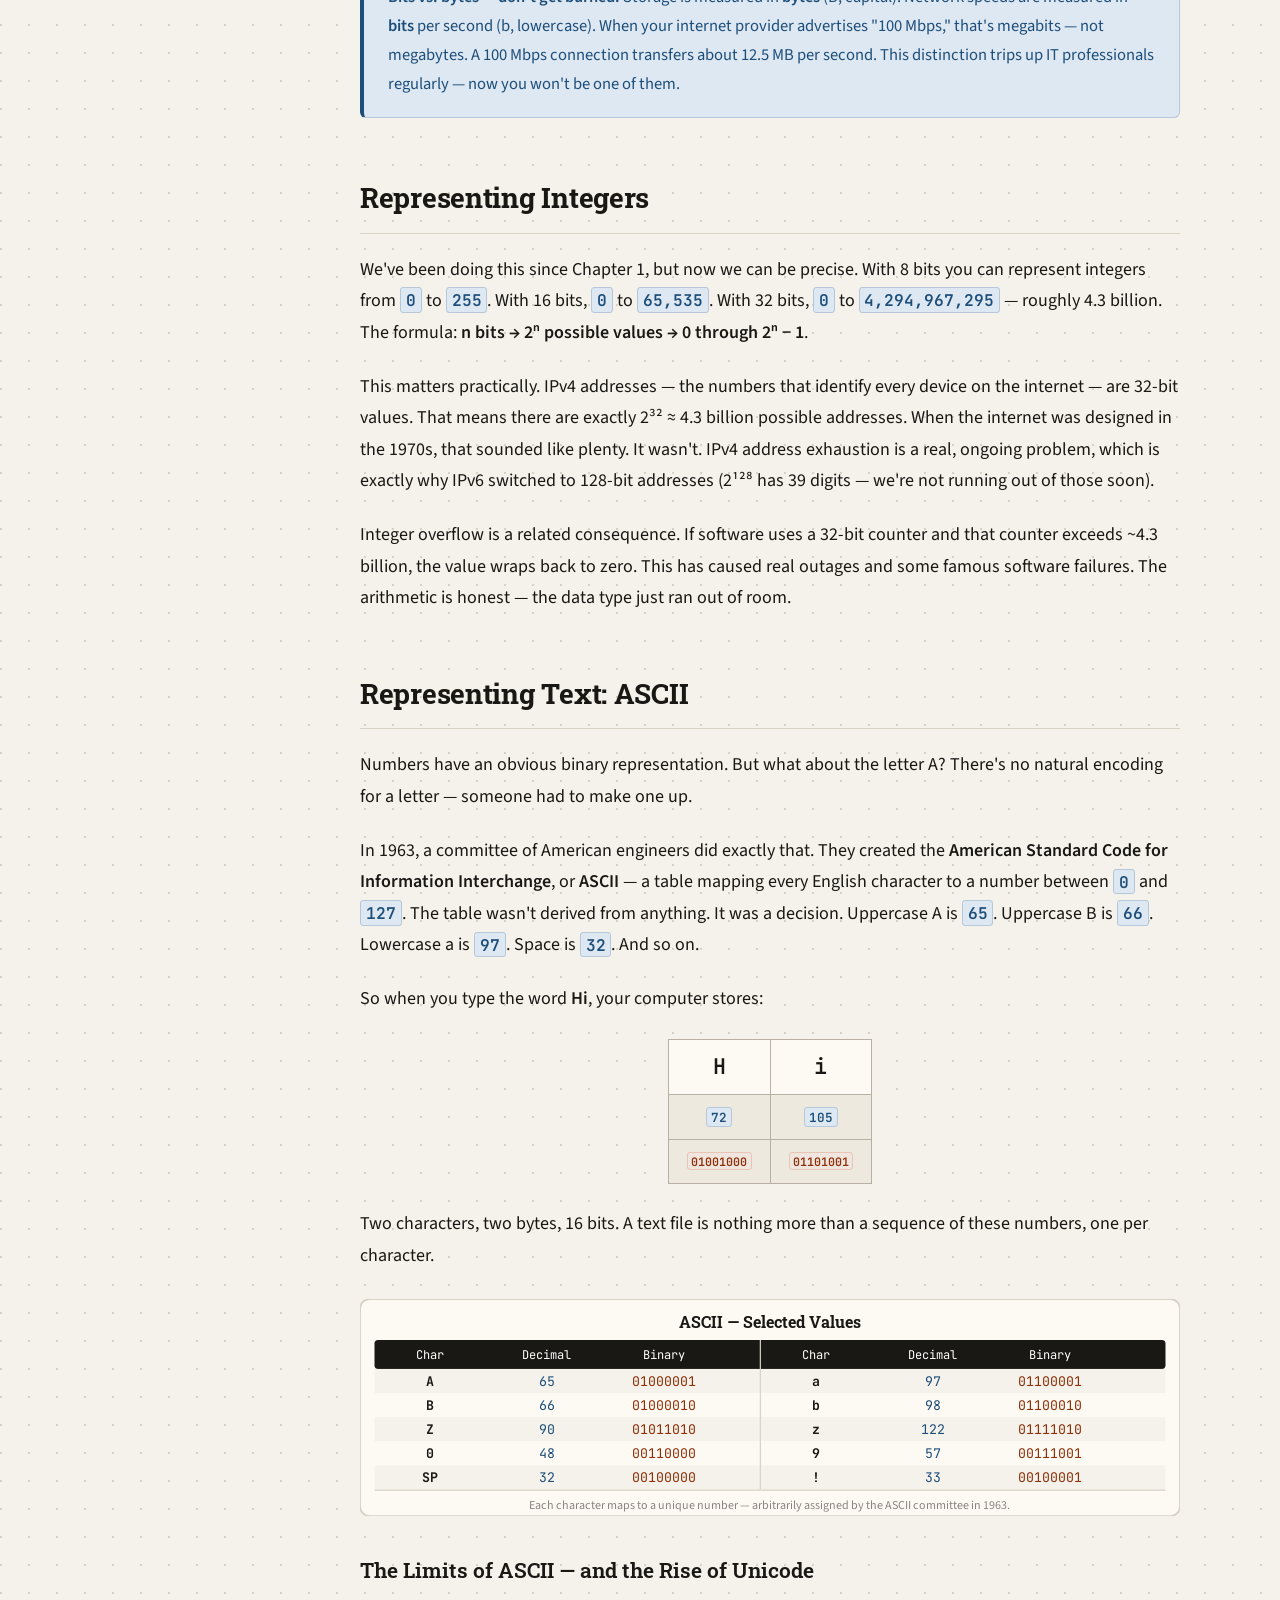
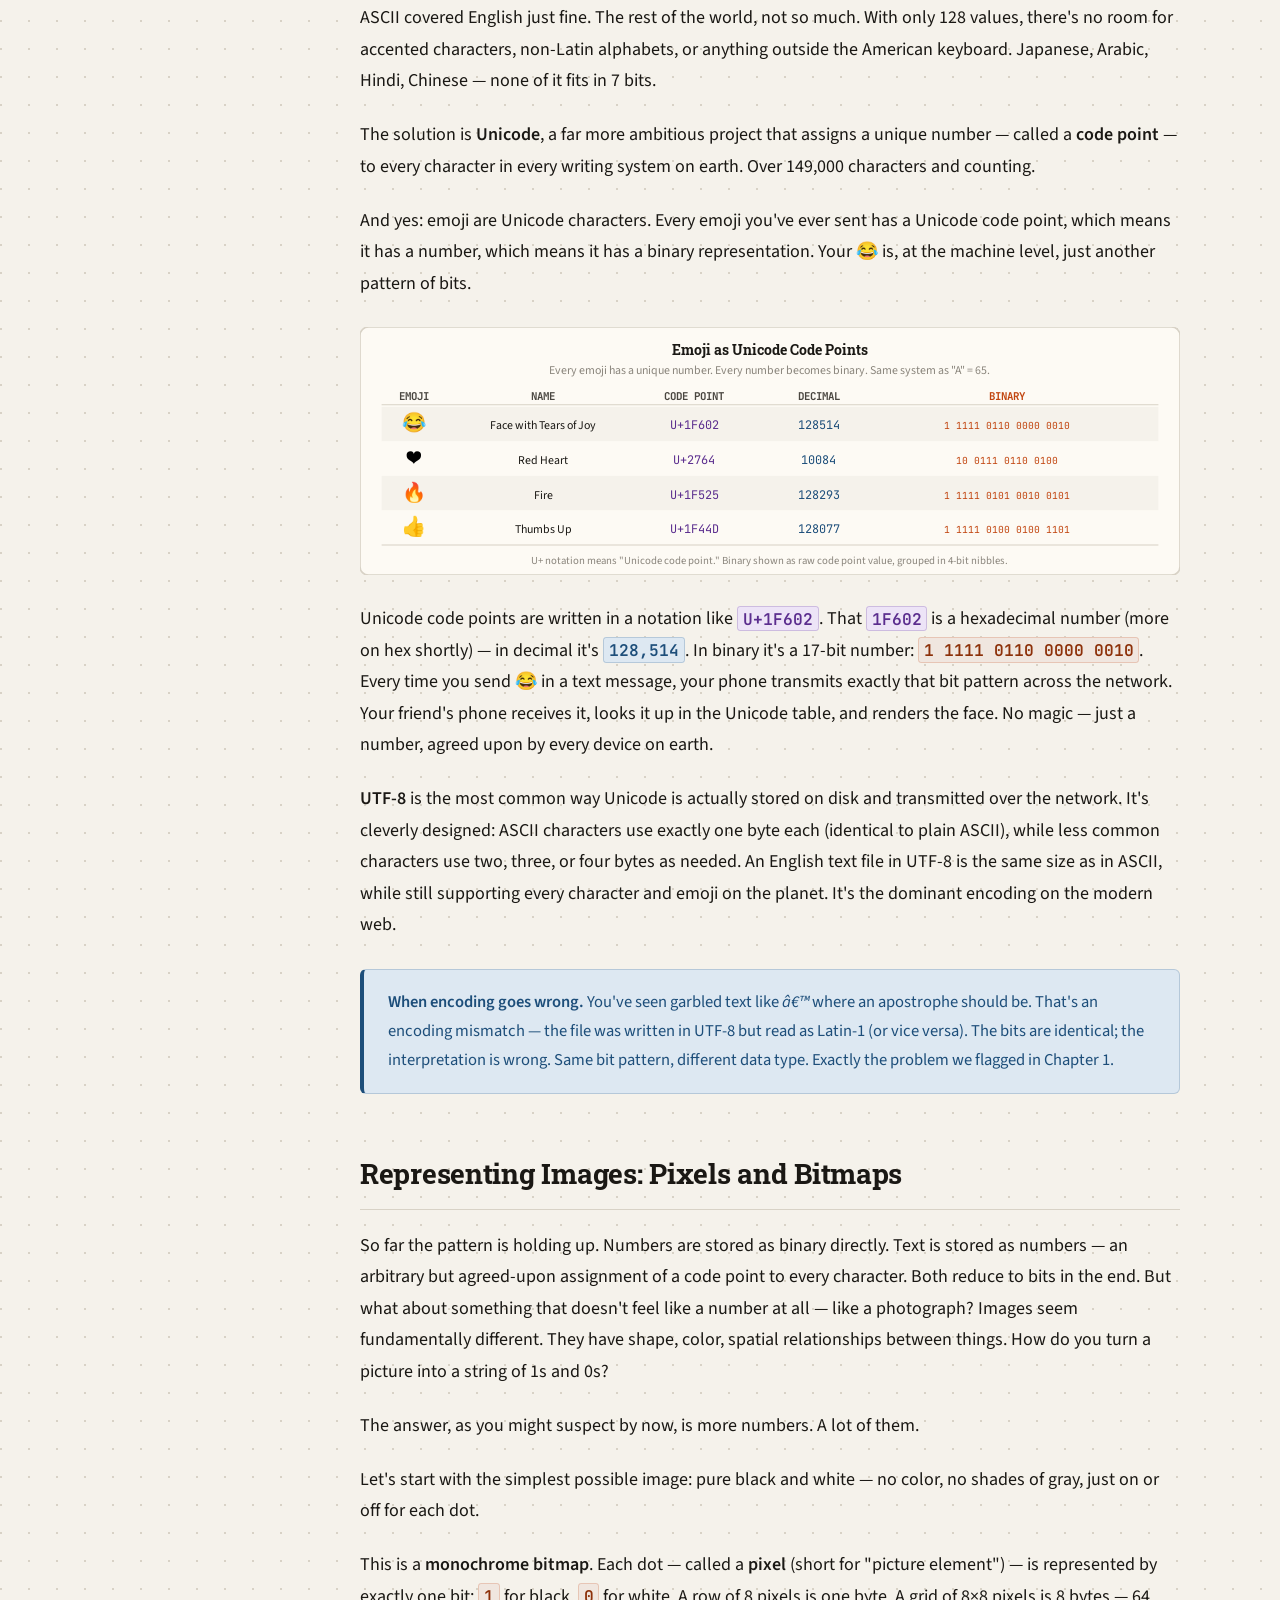
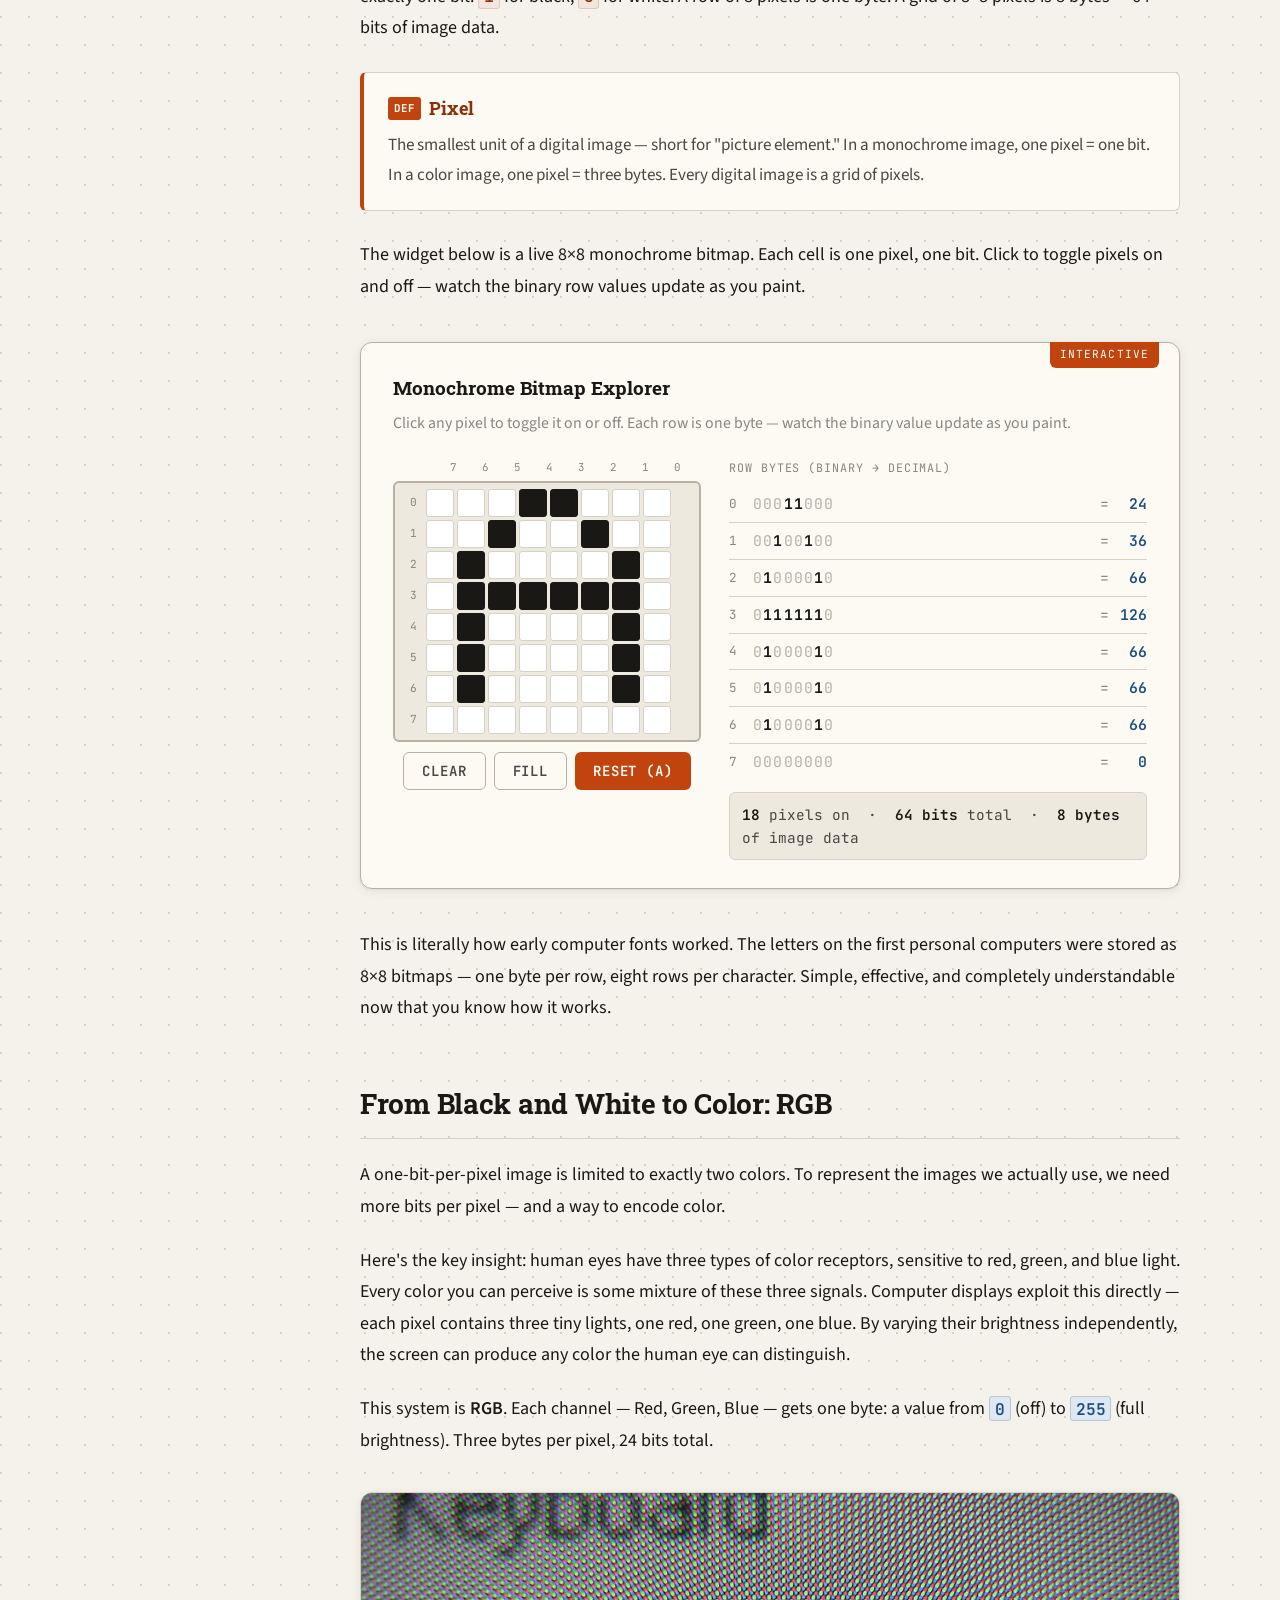
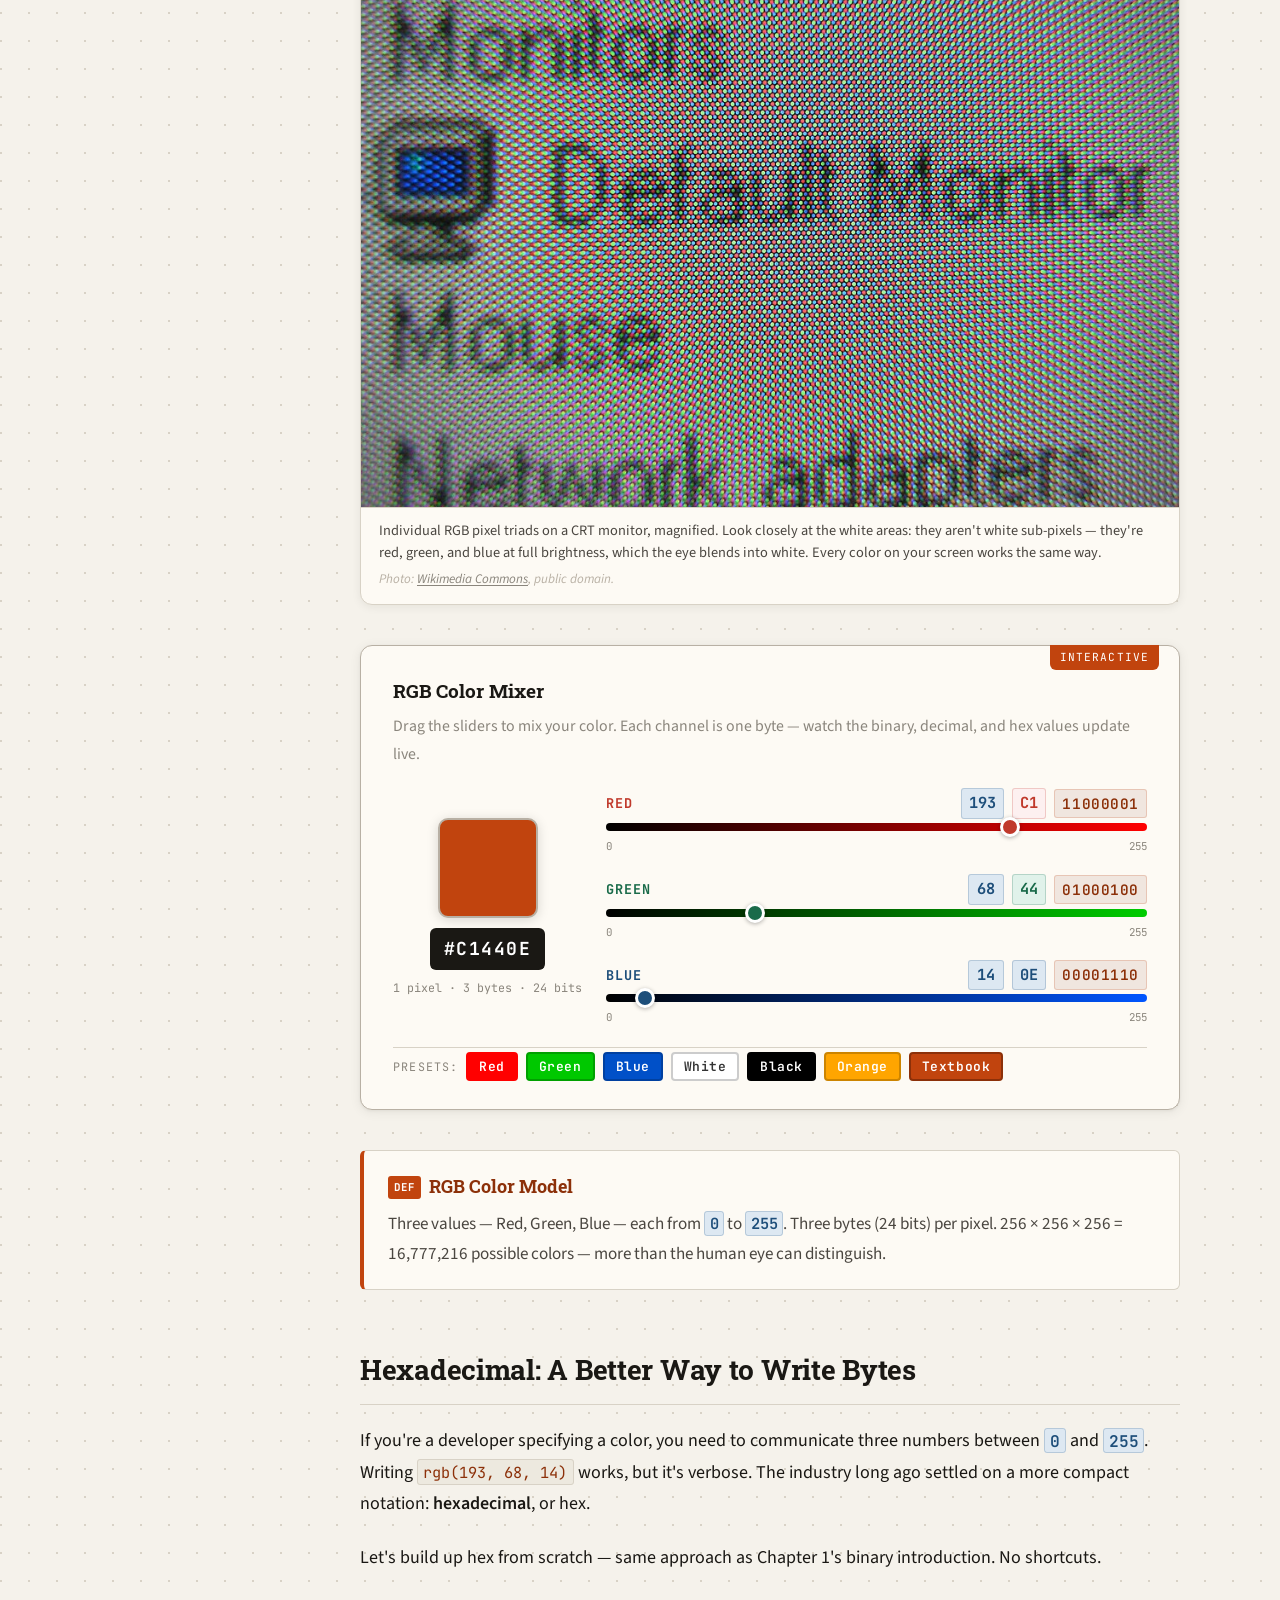
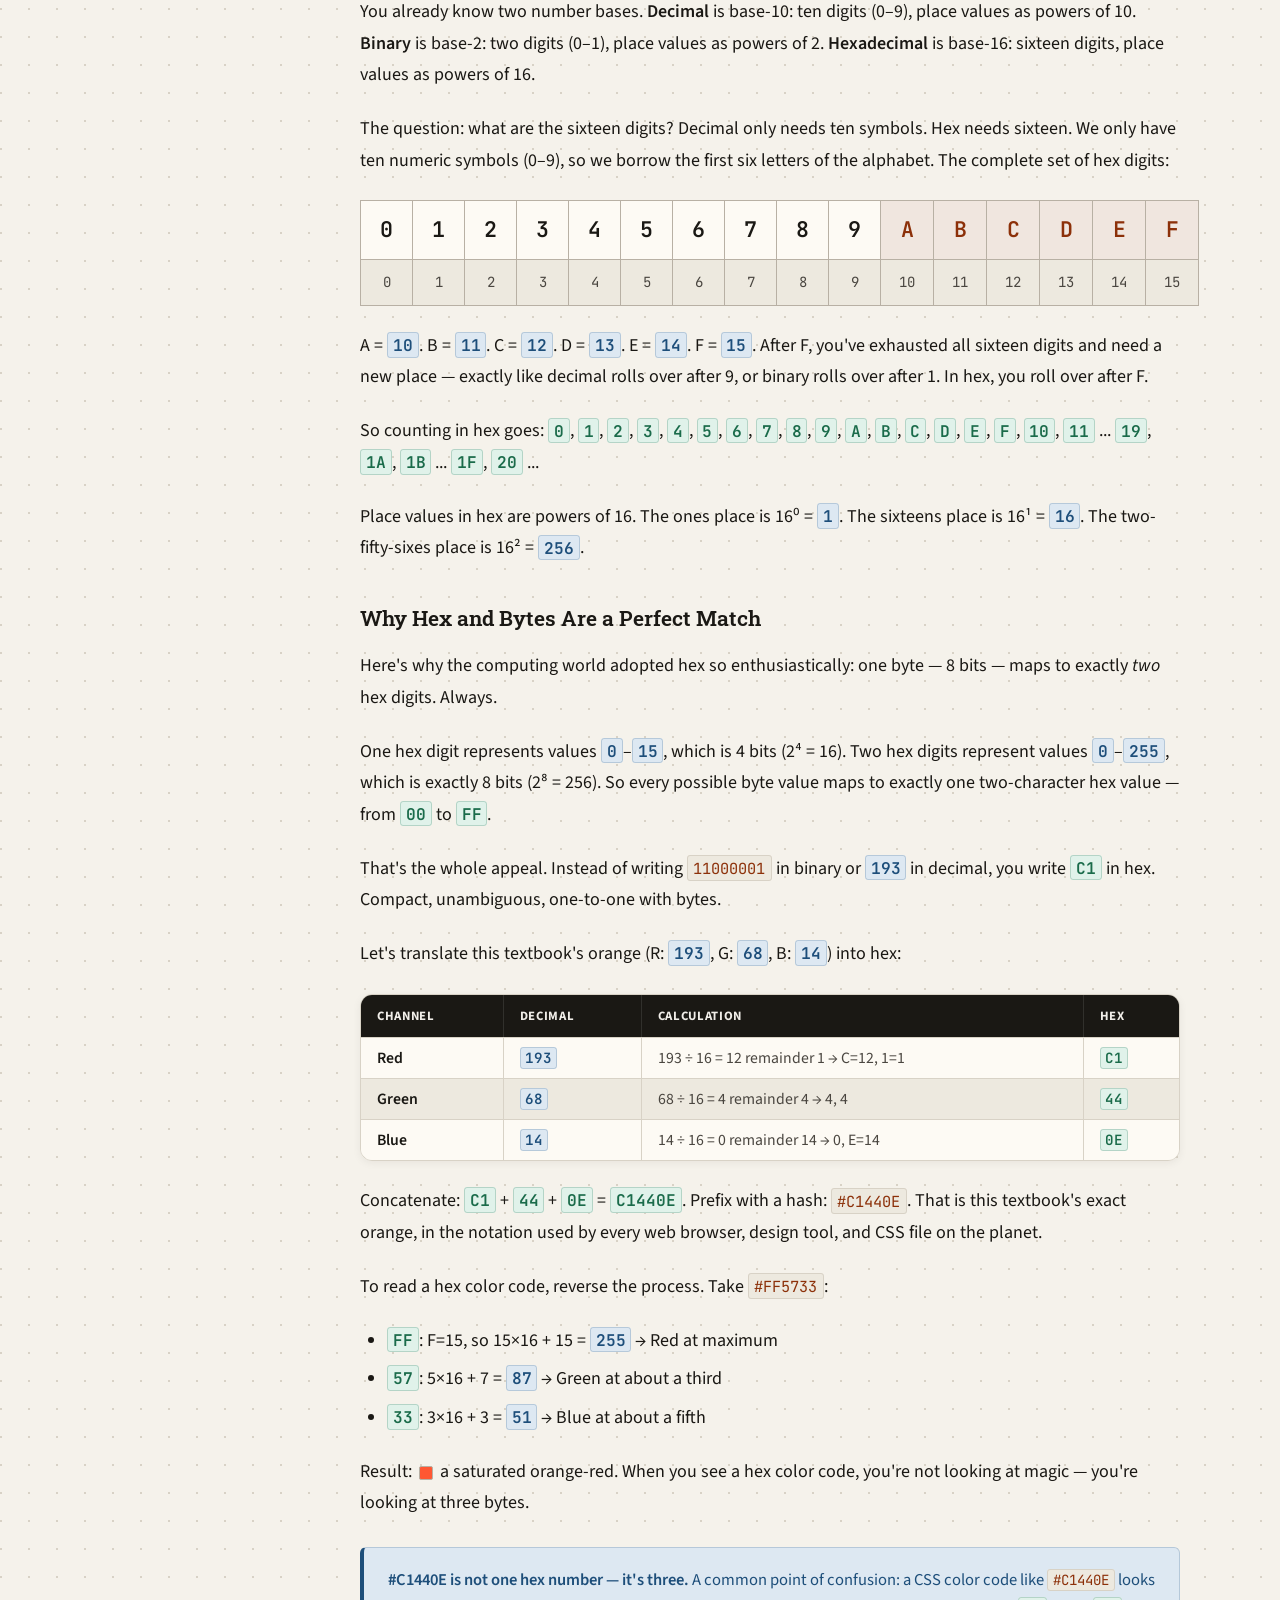
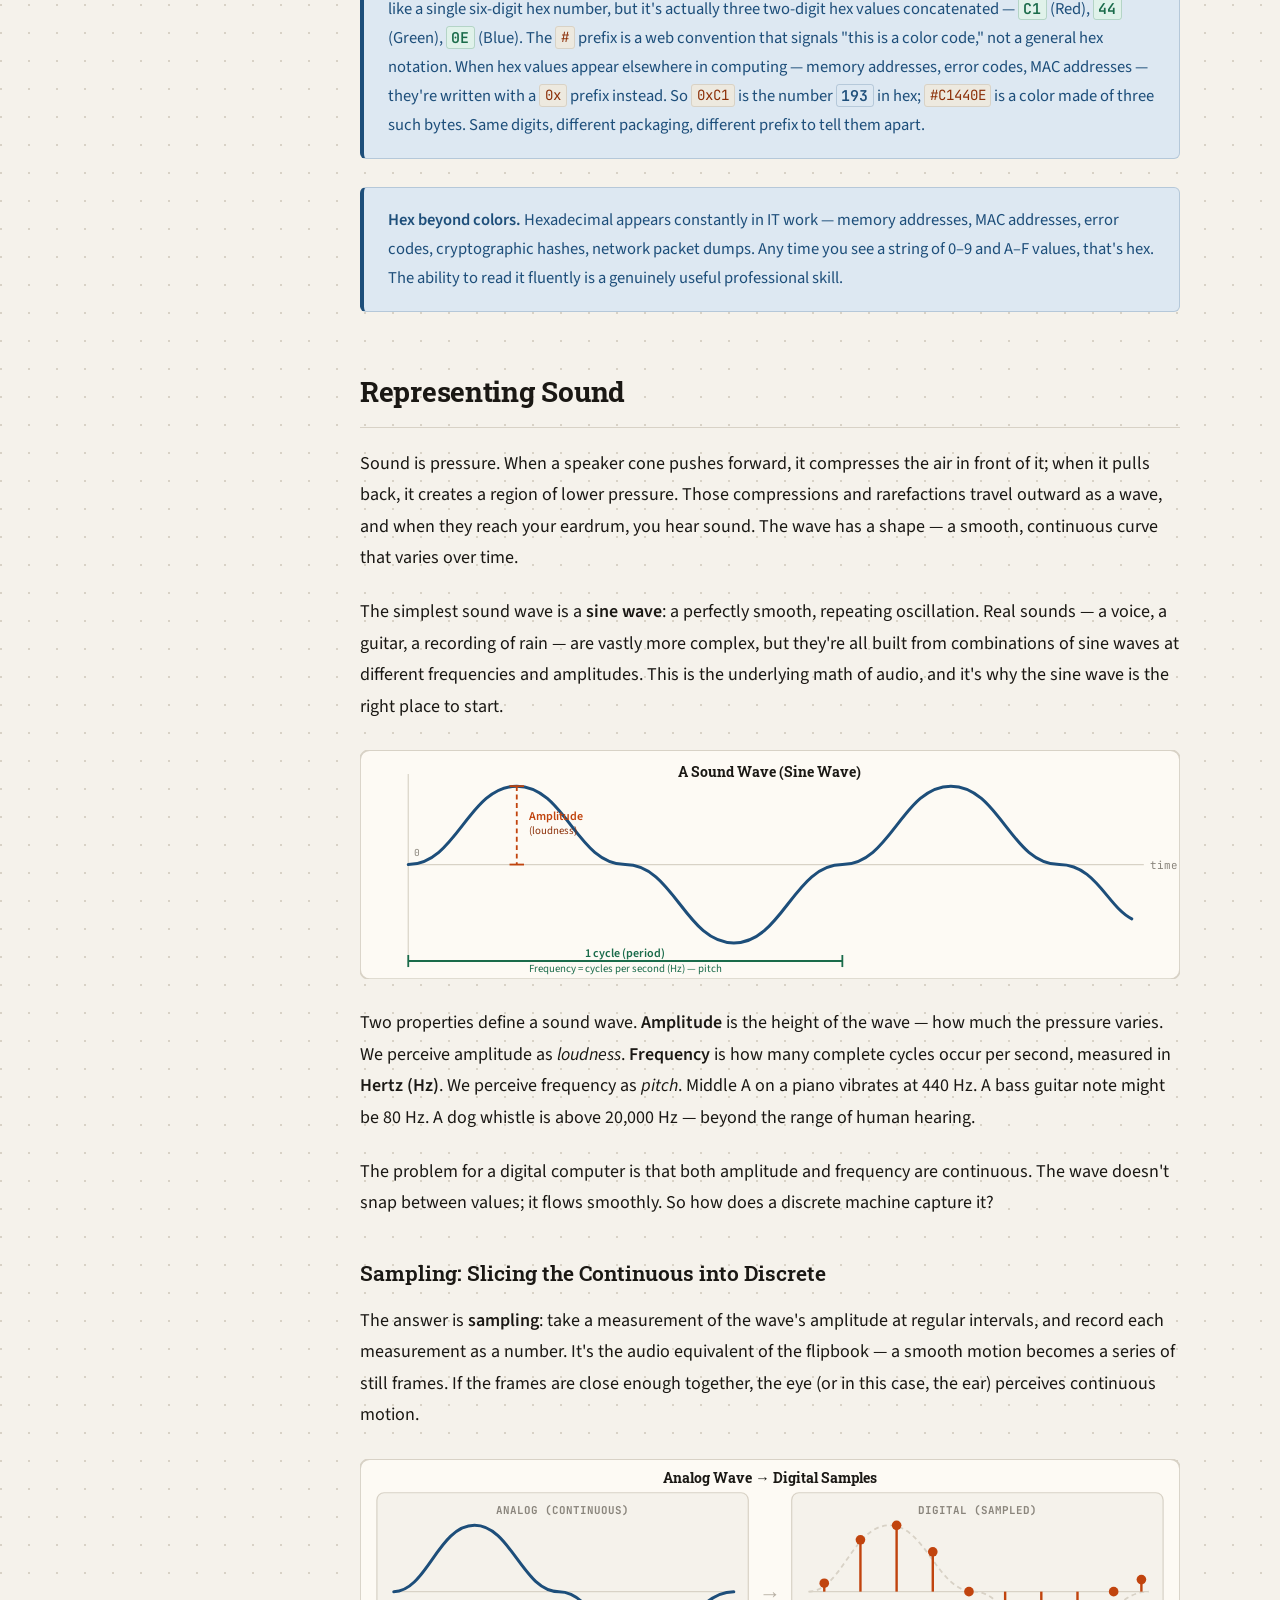
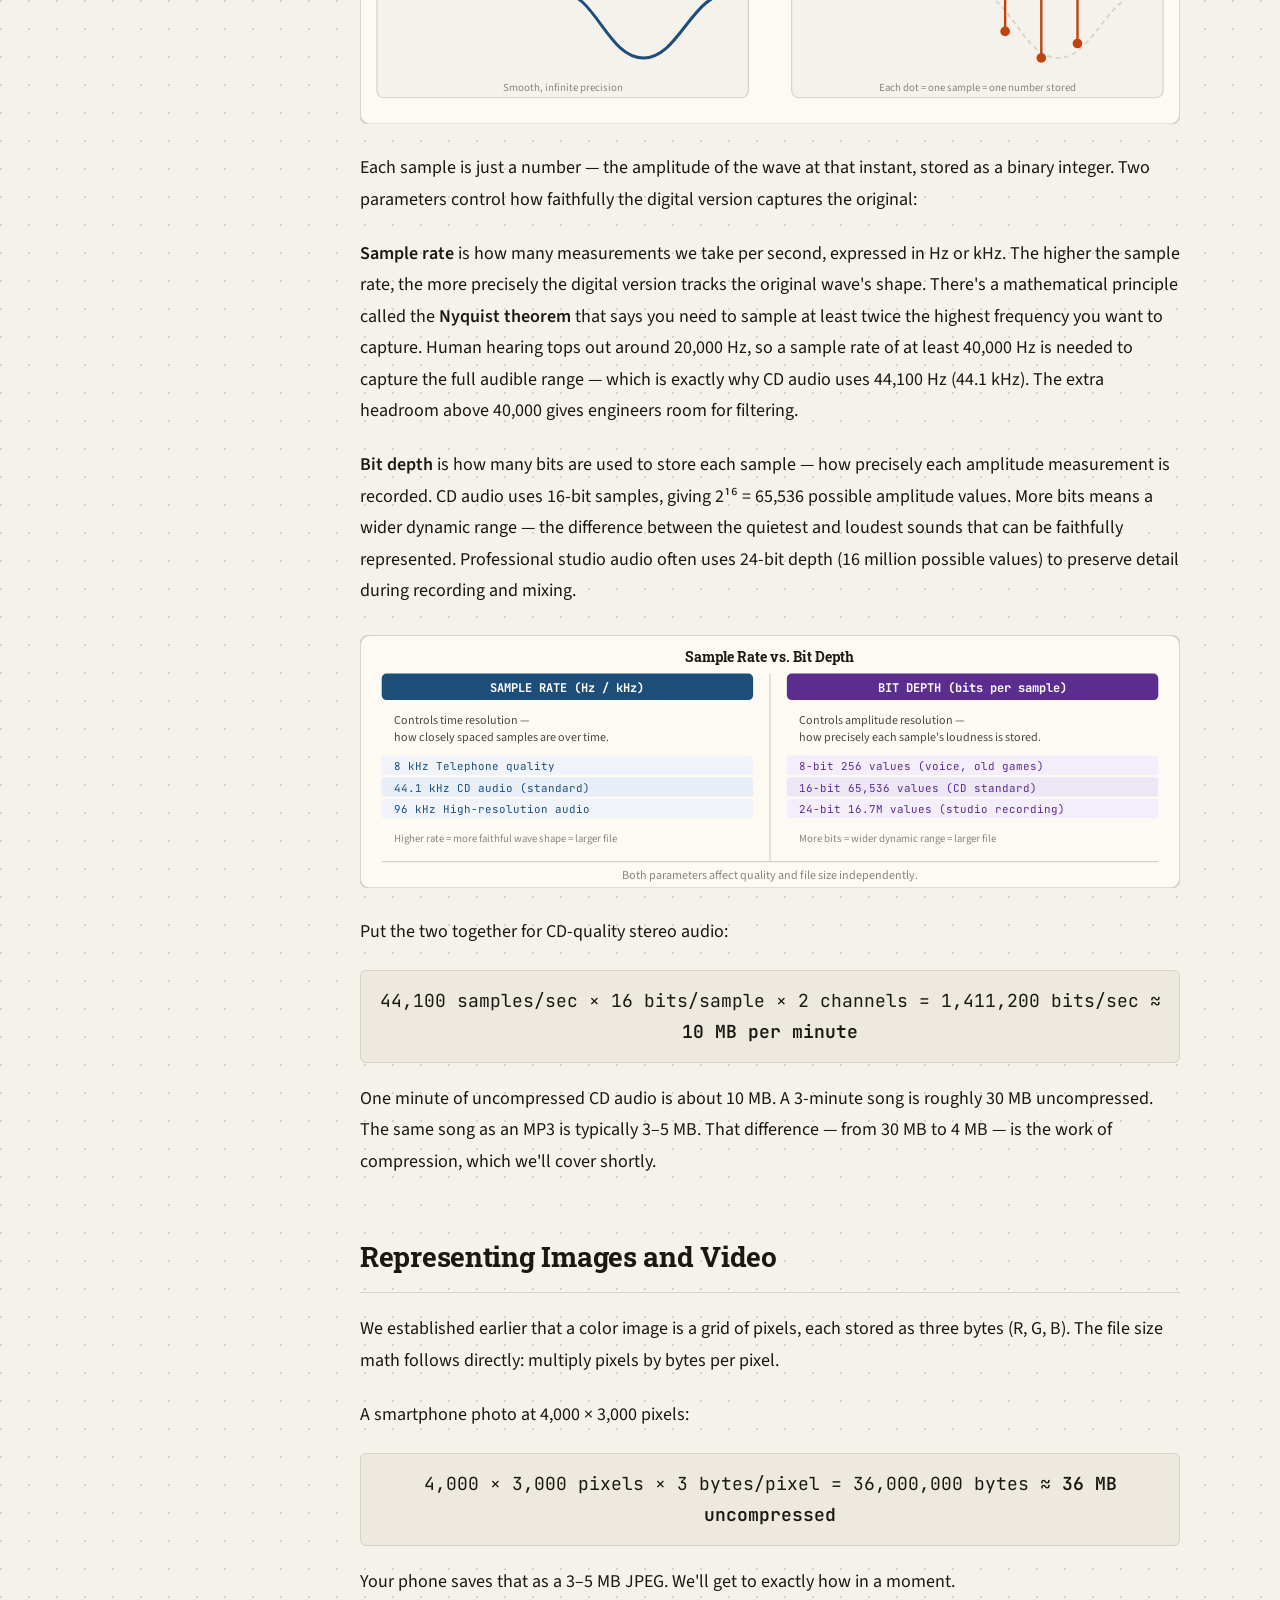
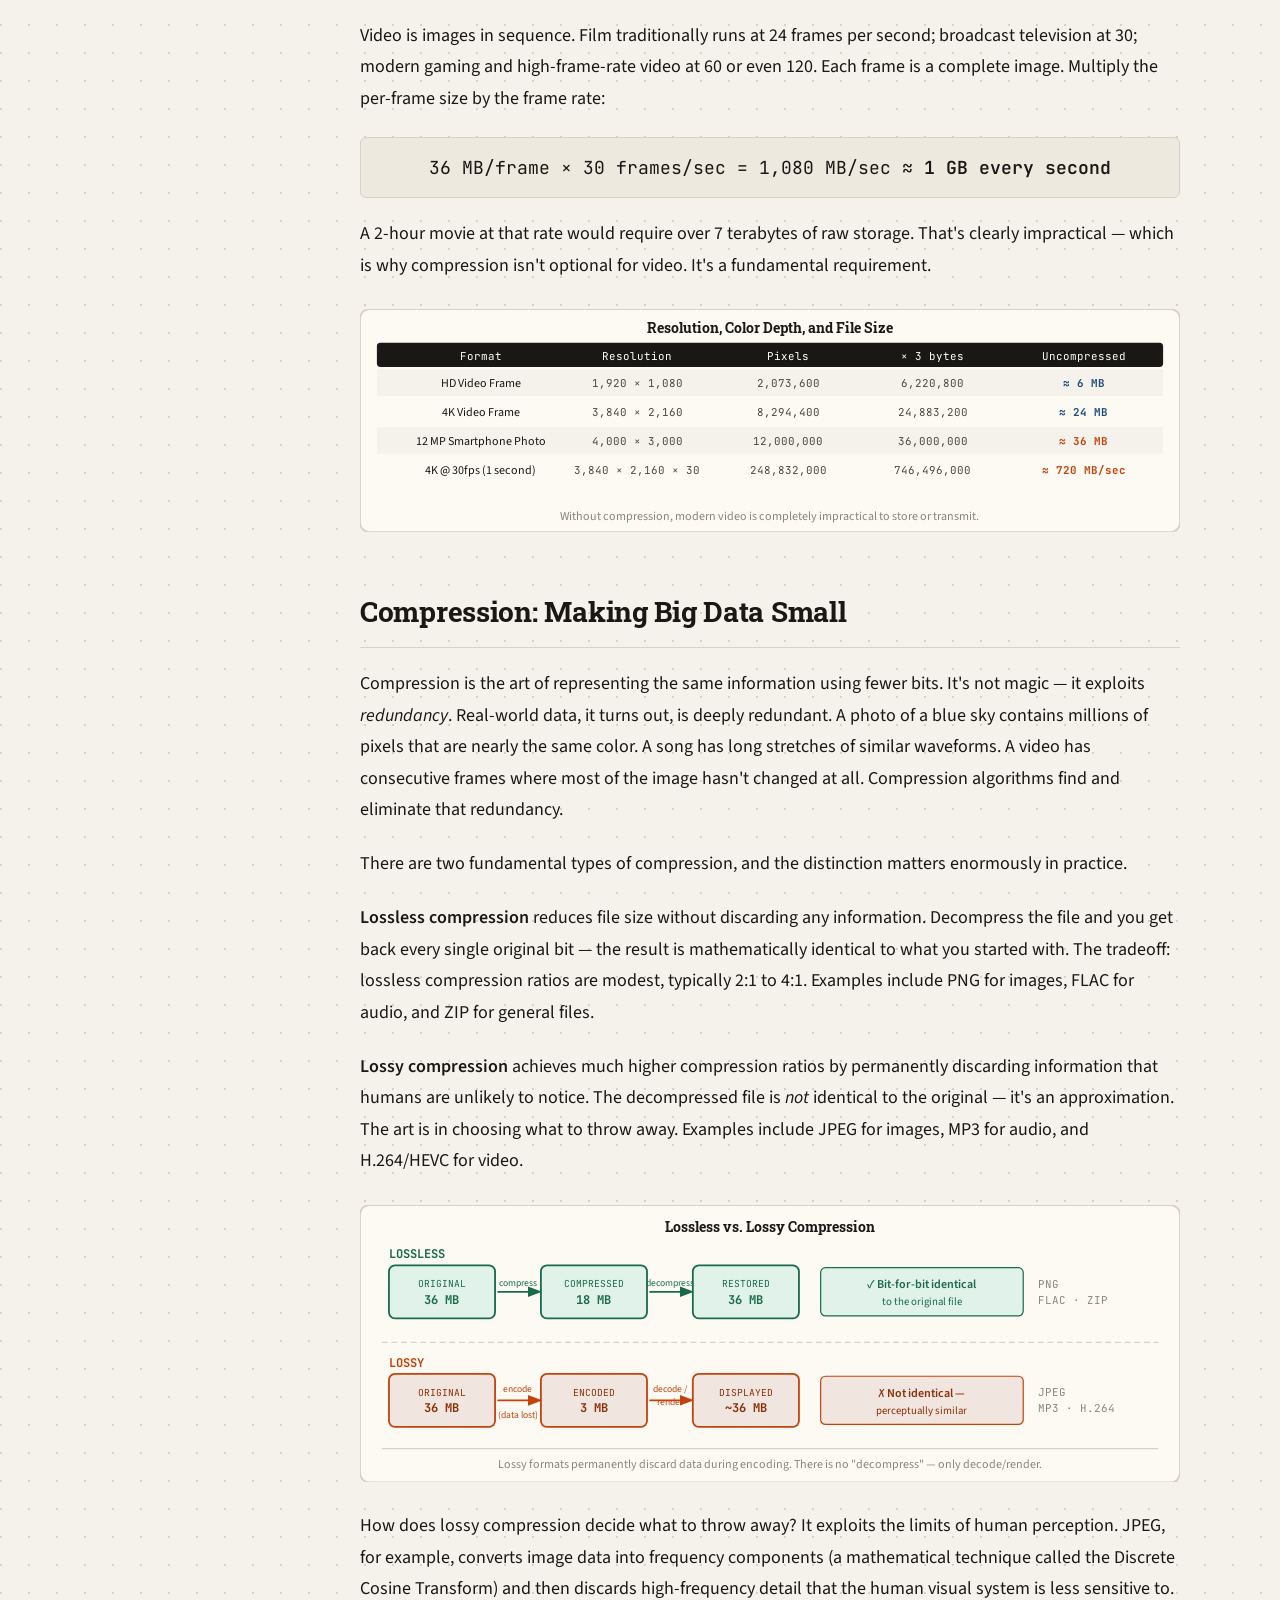
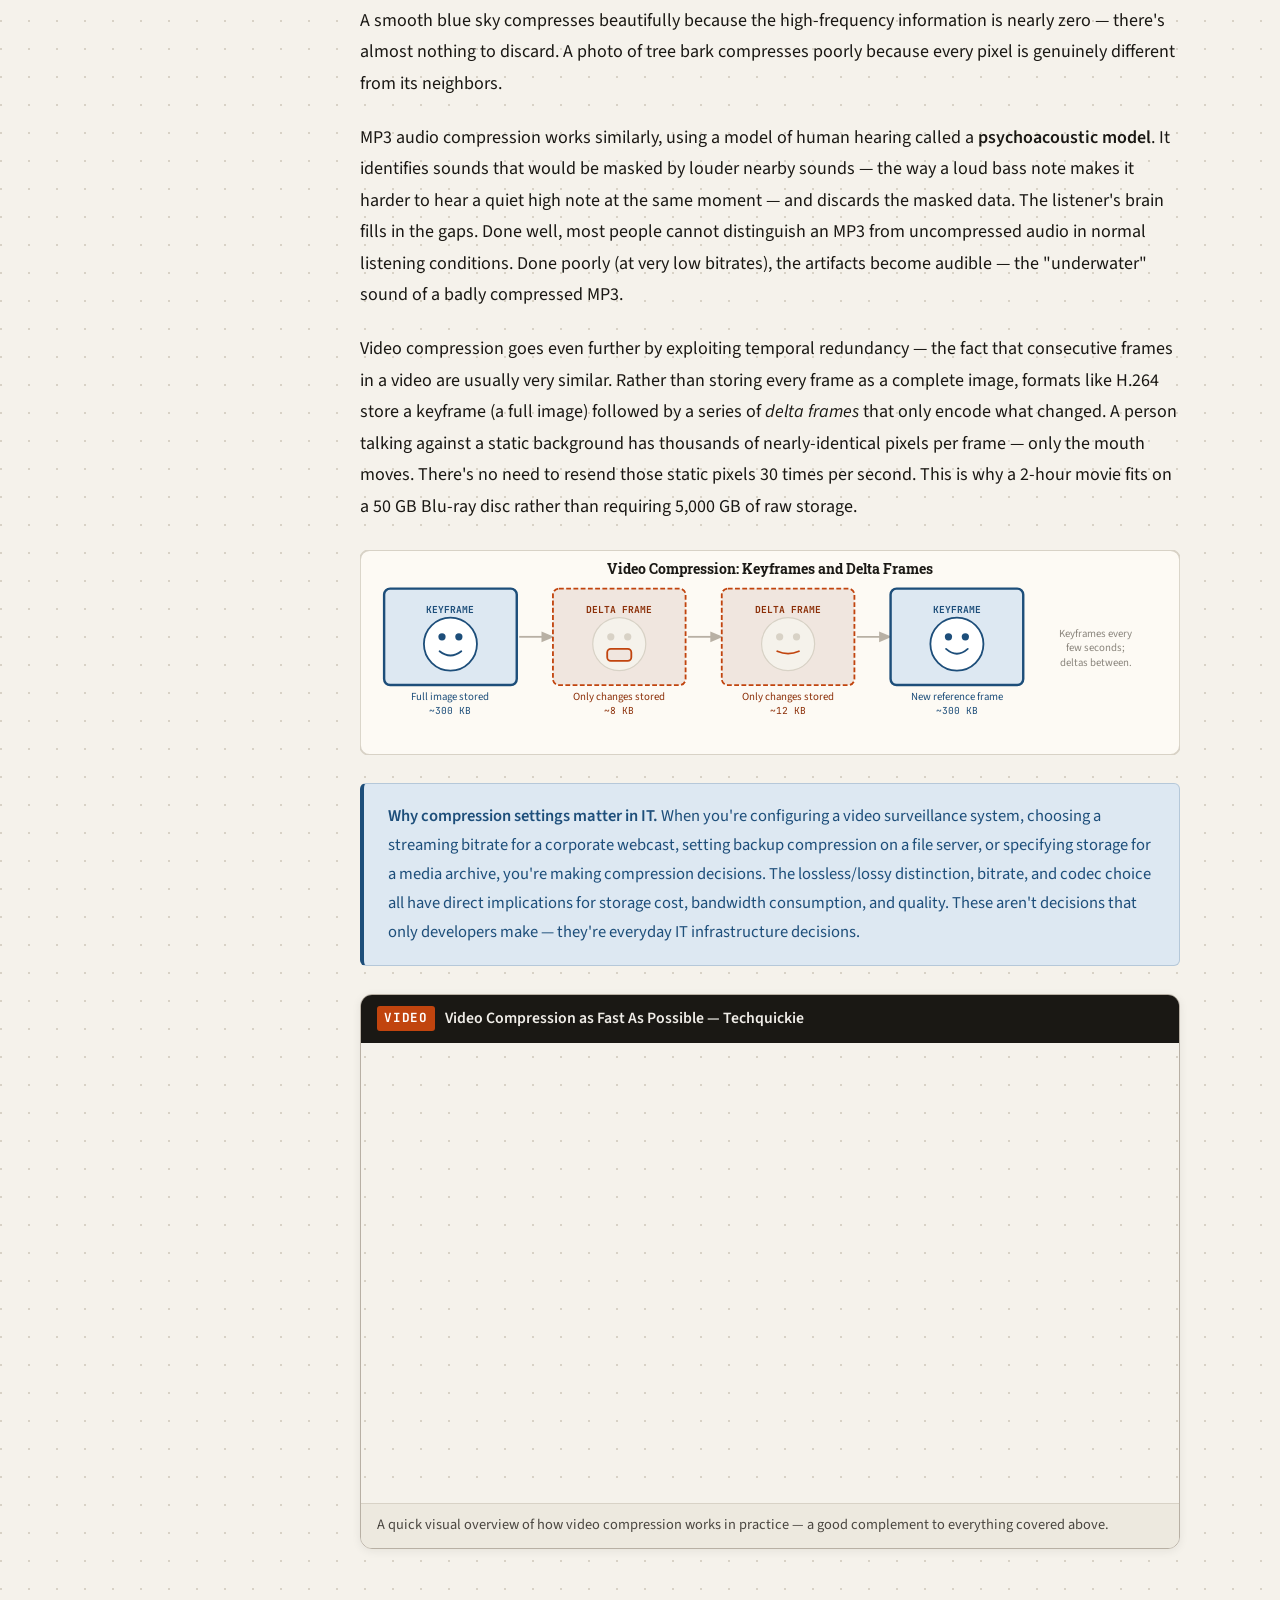
<file: chapters/ch03.html>
<!DOCTYPE html>
<html lang="en">
<head>
  <meta charset="UTF-8">
  <meta name="viewport" content="width=device-width, initial-scale=1.0">
  <title>Chapter 3: Data Representation — Introduction to Digital Computation</title>
  <link rel="icon" href="../favicon.svg" type="image/svg+xml">
  <link rel="stylesheet" href="../css/main.css">
</head>
<body>

<div class="site-wrapper">

  <nav class="sidebar" aria-label="Book navigation">
    <div class="sidebar-logo">
      <a href="../index.html" class="book-title">Introduction to<br>Digital Computation</a>
      <div class="book-subtitle">A First-Principles Approach</div>
      <div class="book-author">Wade Berner</div>
    </div>
    <div class="nav-unit">
      <div class="nav-unit-label">Unit 1 — Foundations</div>
      <a href="ch01.html" class="nav-chapter"><span class="ch-num">01</span> Zeroes and Ones</a>
      <a href="ch02.html" class="nav-chapter"><span class="ch-num">02</span> Physical Bits</a>
      <a href="ch03.html" class="nav-chapter active"><span class="ch-num">03</span> Data Representation</a>
    </div>
    <div class="nav-unit">
      <div class="nav-unit-label">Unit 2 — Hardware</div>
      <a href="ch04.html" class="nav-chapter"><span class="ch-num">04</span> Processors</a>
      <a href="ch05.html" class="nav-chapter"><span class="ch-num">05</span> Memory &amp; Storage</a>
      <a href="ch06.html" class="nav-chapter"><span class="ch-num">06</span> I/O &amp; System Architecture</a>
    </div>
    <div class="nav-unit">
      <div class="nav-unit-label">Unit 3 — Software</div>
      <a href="ch07.html" class="nav-chapter"><span class="ch-num">07</span> System vs. Application Software</a>
      <a href="ch08.html" class="nav-chapter"><span class="ch-num">08</span> Operating Systems</a>
      <a href="ch09.html" class="nav-chapter"><span class="ch-num">09</span> File Systems &amp; Directory Services</a>
    </div>
    <div class="nav-unit">
      <div class="nav-unit-label">Unit 4 — Networks</div>
      <a href="ch10.html" class="nav-chapter"><span class="ch-num">10</span> Networking Fundamentals</a>
      <a href="ch11.html" class="nav-chapter"><span class="ch-num">11</span> Network Architecture &amp; Communication</a>
    </div>
    <div class="nav-unit">
      <div class="nav-unit-label">Unit 5 — Administration</div>
      <a href="ch12.html" class="nav-chapter"><span class="ch-num">12</span> System Administration</a>
      <a href="ch13.html" class="nav-chapter"><span class="ch-num">13</span> Virtualization &amp; Cloud</a>
      <a href="ch14.html" class="nav-chapter"><span class="ch-num">14</span> Putting It All Together</a>
    </div>
    <div class="sidebar-footer">&copy; 2026 Wade Berner<br><span class="sidebar-version">v0.1 &middot; May 11, 2026</span></div>
  </nav>

  <main class="main-content">

    <header class="chapter-header">
      <div class="chapter-eyebrow">Chapter 03 · Unit 1: Foundations</div>
      <h1 class="chapter-title">Data Representation</h1>
      <div class="chapter-deco">00011</div>
      <p class="chapter-intro">You now know that computers store everything as 1s and 0s. But <em>everything</em> is a big word. Numbers, sure. But what about the letter A? A photograph? A song? An emoji? This chapter is where that question gets its full answer.</p>
    </header>

    <article class="prose">

      <p>At the end of Chapter 1, we noted that computers represent all information — not just numbers, but text, images, sound, everything — as binary values. And then we said "more on that later." Later is now.</p>

      <p>The short version, which we'll spend this entire chapter unpacking: <em>everything is a number, and every number is binary</em>. Pictures are numbers. Letters are numbers. Colors are numbers. The song playing through your earbuds is a very long sequence of numbers. Once you accept that, the rest of this chapter is just working out the details.</p>

      <h2>Grouping Bits: The Byte</h2>

      <p>A single bit — a <span class="bin">0</span> or a <span class="bin">1</span> — isn't very useful on its own. It can only represent two states. That's enough for a light switch, but not much else.</p>

      <p>From the earliest days of computing, engineers settled on grouping bits together into fixed-size chunks. The standard chunk that stuck is eight bits, and we call it a <strong>byte</strong>.</p>

      <div class="definition">
        <div class="def-term">Byte</div>
        <p>A group of 8 bits. The standard unit of digital information. With 8 bits, a byte can represent 2⁸ = <span class="dec">256</span> unique values (<span class="dec">0</span> through <span class="dec">255</span>).</p>
      </div>

      <p>Why 8? Partly history, partly convenience. Eight is a power of 2, which plays nicely with binary arithmetic. And 256 values — <span class="dec">0</span> through <span class="dec">255</span> — turned out to be just enough to cover the English alphabet in both cases, digits, punctuation, and basic control characters. More on that shortly.</p>

      <p>From bytes, we build larger units. You've seen all of these before — now you know what they actually mean:</p>

      <table class="data-table">
        <thead><tr><th>Unit</th><th>Symbol</th><th>Approximate Size</th><th>Example</th></tr></thead>
        <tbody>
          <tr><td><strong>Kilobyte</strong></td><td><code>KB</code></td><td>1,024 bytes</td><td>A short text message</td></tr>
          <tr><td><strong>Megabyte</strong></td><td><code>MB</code></td><td>1,024 KB ≈ 1 million bytes</td><td>A high-res photo</td></tr>
          <tr><td><strong>Gigabyte</strong></td><td><code>GB</code></td><td>1,024 MB ≈ 1 billion bytes</td><td>A feature film (compressed)</td></tr>
          <tr><td><strong>Terabyte</strong></td><td><code>TB</code></td><td>1,024 GB ≈ 1 trillion bytes</td><td>A large hard drive</td></tr>
          <tr><td><strong>Petabyte</strong></td><td><code>PB</code></td><td>1,024 TB</td><td>A large data center storage pool</td></tr>
        </tbody>
      </table>

      <div class="note">
        <strong>Bits vs. bytes — don't get burned.</strong> Storage is measured in <strong>bytes</strong> (B, capital). Network speeds are measured in <strong>bits</strong> per second (b, lowercase). When your internet provider advertises "100 Mbps," that's megabits — not megabytes. A 100 Mbps connection transfers about 12.5 MB per second. This distinction trips up IT professionals regularly — now you won't be one of them.
      </div>

      <h2>Representing Integers</h2>

      <p>We've been doing this since Chapter 1, but now we can be precise. With 8 bits you can represent integers from <span class="dec">0</span> to <span class="dec">255</span>. With 16 bits, <span class="dec">0</span> to <span class="dec">65,535</span>. With 32 bits, <span class="dec">0</span> to <span class="dec">4,294,967,295</span> — roughly 4.3 billion. The formula: <strong>n bits → 2ⁿ possible values → 0 through 2ⁿ − 1</strong>.</p>

      <p>This matters practically. IPv4 addresses — the numbers that identify every device on the internet — are 32-bit values. That means there are exactly 2³² ≈ 4.3 billion possible addresses. When the internet was designed in the 1970s, that sounded like plenty. It wasn't. IPv4 address exhaustion is a real, ongoing problem, which is exactly why IPv6 switched to 128-bit addresses (2¹²⁸ has 39 digits — we're not running out of those soon).</p>

      <p>Integer overflow is a related consequence. If software uses a 32-bit counter and that counter exceeds ~4.3 billion, the value wraps back to zero. This has caused real outages and some famous software failures. The arithmetic is honest — the data type just ran out of room.</p>

      <h2>Representing Text: ASCII</h2>

      <p>Numbers have an obvious binary representation. But what about the letter A? There's no natural encoding for a letter — someone had to make one up.</p>

      <p>In 1963, a committee of American engineers did exactly that. They created the <strong>American Standard Code for Information Interchange</strong>, or <strong>ASCII</strong> — a table mapping every English character to a number between <span class="dec">0</span> and <span class="dec">127</span>. The table wasn't derived from anything. It was a decision. Uppercase A is <span class="dec">65</span>. Uppercase B is <span class="dec">66</span>. Lowercase a is <span class="dec">97</span>. Space is <span class="dec">32</span>. And so on.</p>

      <p>So when you type the word <strong>Hi</strong>, your computer stores:</p>

      <table class="place-table" style="margin:24px auto;font-size:0.85rem;">
        <tr class="row-digit">
          <td style="padding:8px 20px;">H</td>
          <td style="padding:8px 20px;">i</td>
        </tr>
        <tr class="row-place">
          <td><span class="dec">72</span></td>
          <td><span class="dec">105</span></td>
        </tr>
        <tr class="row-power">
          <td><span class="bin">01001000</span></td>
          <td><span class="bin">01101001</span></td>
        </tr>
      </table>

      <p>Two characters, two bytes, 16 bits. A text file is nothing more than a sequence of these numbers, one per character.</p>

      <!-- SVG: ASCII table excerpt -->
      <svg viewBox="0 0 680 180" xmlns="http://www.w3.org/2000/svg" style="width:100%;height:auto;margin:28px 0;display:block;">
        <rect width="680" height="180" rx="8" fill="#FDFAF4" stroke="#D8D2C6" stroke-width="1.5"/>
        <text x="340" y="24" text-anchor="middle" font-family="'Roboto Slab',Georgia,serif" font-size="13" font-weight="700" fill="#1A1814">ASCII — Selected Values</text>
        <!-- Header row -->
        <rect x="12" y="34" width="656" height="24" rx="3" fill="#1A1814"/>
        <text x="58"  y="50" text-anchor="middle" font-family="'JetBrains Mono',monospace" font-size="10" fill="white">Char</text>
        <text x="155" y="50" text-anchor="middle" font-family="'JetBrains Mono',monospace" font-size="10" fill="white">Decimal</text>
        <text x="252" y="50" text-anchor="middle" font-family="'JetBrains Mono',monospace" font-size="10" fill="white">Binary</text>
        <text x="378" y="50" text-anchor="middle" font-family="'JetBrains Mono',monospace" font-size="10" fill="white">Char</text>
        <text x="475" y="50" text-anchor="middle" font-family="'JetBrains Mono',monospace" font-size="10" fill="white">Decimal</text>
        <text x="572" y="50" text-anchor="middle" font-family="'JetBrains Mono',monospace" font-size="10" fill="white">Binary</text>

        <!-- Data rows -->
        <!-- Row 1 -->
        <rect x="12" y="58" width="656" height="20" rx="0" fill="#F5F2EB"/>
        <text x="58"  y="72" text-anchor="middle" font-family="'JetBrains Mono',monospace" font-size="11" font-weight="700" fill="#1A1814">A</text>
        <text x="155" y="72" text-anchor="middle" font-family="'JetBrains Mono',monospace" font-size="11" fill="#1D4E7A">65</text>
        <text x="252" y="72" text-anchor="middle" font-family="'JetBrains Mono',monospace" font-size="11" fill="#8C3009">01000001</text>
        <text x="378" y="72" text-anchor="middle" font-family="'JetBrains Mono',monospace" font-size="11" font-weight="700" fill="#1A1814">a</text>
        <text x="475" y="72" text-anchor="middle" font-family="'JetBrains Mono',monospace" font-size="11" fill="#1D4E7A">97</text>
        <text x="572" y="72" text-anchor="middle" font-family="'JetBrains Mono',monospace" font-size="11" fill="#8C3009">01100001</text>
        <!-- Row 2 -->
        <rect x="12" y="78" width="656" height="20" fill="#FDFAF4"/>
        <text x="58"  y="92" text-anchor="middle" font-family="'JetBrains Mono',monospace" font-size="11" font-weight="700" fill="#1A1814">B</text>
        <text x="155" y="92" text-anchor="middle" font-family="'JetBrains Mono',monospace" font-size="11" fill="#1D4E7A">66</text>
        <text x="252" y="92" text-anchor="middle" font-family="'JetBrains Mono',monospace" font-size="11" fill="#8C3009">01000010</text>
        <text x="378" y="92" text-anchor="middle" font-family="'JetBrains Mono',monospace" font-size="11" font-weight="700" fill="#1A1814">b</text>
        <text x="475" y="92" text-anchor="middle" font-family="'JetBrains Mono',monospace" font-size="11" fill="#1D4E7A">98</text>
        <text x="572" y="92" text-anchor="middle" font-family="'JetBrains Mono',monospace" font-size="11" fill="#8C3009">01100010</text>
        <!-- Row 3 -->
        <rect x="12" y="98" width="656" height="20" fill="#F5F2EB"/>
        <text x="58"  y="112" text-anchor="middle" font-family="'JetBrains Mono',monospace" font-size="11" font-weight="700" fill="#1A1814">Z</text>
        <text x="155" y="112" text-anchor="middle" font-family="'JetBrains Mono',monospace" font-size="11" fill="#1D4E7A">90</text>
        <text x="252" y="112" text-anchor="middle" font-family="'JetBrains Mono',monospace" font-size="11" fill="#8C3009">01011010</text>
        <text x="378" y="112" text-anchor="middle" font-family="'JetBrains Mono',monospace" font-size="11" font-weight="700" fill="#1A1814">z</text>
        <text x="475" y="112" text-anchor="middle" font-family="'JetBrains Mono',monospace" font-size="11" fill="#1D4E7A">122</text>
        <text x="572" y="112" text-anchor="middle" font-family="'JetBrains Mono',monospace" font-size="11" fill="#8C3009">01111010</text>
        <!-- Row 4 -->
        <rect x="12" y="118" width="656" height="20" fill="#FDFAF4"/>
        <text x="58"  y="132" text-anchor="middle" font-family="'JetBrains Mono',monospace" font-size="11" font-weight="700" fill="#1A1814">0</text>
        <text x="155" y="132" text-anchor="middle" font-family="'JetBrains Mono',monospace" font-size="11" fill="#1D4E7A">48</text>
        <text x="252" y="132" text-anchor="middle" font-family="'JetBrains Mono',monospace" font-size="11" fill="#8C3009">00110000</text>
        <text x="378" y="132" text-anchor="middle" font-family="'JetBrains Mono',monospace" font-size="11" font-weight="700" fill="#1A1814">9</text>
        <text x="475" y="132" text-anchor="middle" font-family="'JetBrains Mono',monospace" font-size="11" fill="#1D4E7A">57</text>
        <text x="572" y="132" text-anchor="middle" font-family="'JetBrains Mono',monospace" font-size="11" fill="#8C3009">00111001</text>
        <!-- Row 5 -->
        <rect x="12" y="138" width="656" height="20" fill="#F5F2EB"/>
        <text x="58"  y="152" text-anchor="middle" font-family="'JetBrains Mono',monospace" font-size="11" font-weight="700" fill="#1A1814">SP</text>
        <text x="155" y="152" text-anchor="middle" font-family="'JetBrains Mono',monospace" font-size="11" fill="#1D4E7A">32</text>
        <text x="252" y="152" text-anchor="middle" font-family="'JetBrains Mono',monospace" font-size="11" fill="#8C3009">00100000</text>
        <text x="378" y="152" text-anchor="middle" font-family="'JetBrains Mono',monospace" font-size="11" font-weight="700" fill="#1A1814">!</text>
        <text x="475" y="152" text-anchor="middle" font-family="'JetBrains Mono',monospace" font-size="11" fill="#1D4E7A">33</text>
        <text x="572" y="152" text-anchor="middle" font-family="'JetBrains Mono',monospace" font-size="11" fill="#8C3009">00100001</text>

        <!-- Divider line between left and right columns -->
        <line x1="332" y1="34" x2="332" y2="158" stroke="#D8D2C6" stroke-width="1"/>
        <!-- Bottom border -->
        <rect x="12" y="158" width="656" height="1" fill="#D8D2C6"/>

        <text x="340" y="174" text-anchor="middle" font-family="'Source Sans 3',sans-serif" font-size="10" fill="#8A857C">Each character maps to a unique number — arbitrarily assigned by the ASCII committee in 1963.</text>
      </svg>

      <h3>The Limits of ASCII — and the Rise of Unicode</h3>

      <p>ASCII covered English just fine. The rest of the world, not so much. With only 128 values, there's no room for accented characters, non-Latin alphabets, or anything outside the American keyboard. Japanese, Arabic, Hindi, Chinese — none of it fits in 7 bits.</p>

      <p>The solution is <strong>Unicode</strong>, a far more ambitious project that assigns a unique number — called a <strong>code point</strong> — to every character in every writing system on earth. Over 149,000 characters and counting.</p>

      <p>And yes: emoji are Unicode characters. Every emoji you've ever sent has a Unicode code point, which means it has a number, which means it has a binary representation. Your 😂 is, at the machine level, just another pattern of bits.</p>

      <!-- SVG: Emoji Unicode diagram -->
      <svg viewBox="0 0 760 230" xmlns="http://www.w3.org/2000/svg" style="width:100%;height:auto;margin:28px 0;display:block;">
        <rect width="760" height="230" rx="8" fill="#FDFAF4" stroke="#D8D2C6" stroke-width="1.5"/>
        <text x="380" y="26" text-anchor="middle" font-family="'Roboto Slab',Georgia,serif" font-size="13" font-weight="700" fill="#1A1814">Emoji as Unicode Code Points</text>
        <text x="380" y="44" text-anchor="middle" font-family="'Source Sans 3',sans-serif" font-size="11" fill="#8A857C">Every emoji has a unique number. Every number becomes binary. Same system as "A" = 65.</text>

        <!-- Column headers: EMOJI | NAME | CODE POINT | DECIMAL | BINARY -->
        <!-- x centers:      50     170    310          430       590      -->
        <text x="50"  y="68" text-anchor="middle" font-family="'JetBrains Mono',monospace" font-size="10" font-weight="700" fill="#4A4640">EMOJI</text>
        <text x="170" y="68" text-anchor="middle" font-family="'JetBrains Mono',monospace" font-size="10" font-weight="700" fill="#4A4640">NAME</text>
        <text x="310" y="68" text-anchor="middle" font-family="'JetBrains Mono',monospace" font-size="10" font-weight="700" fill="#4A4640">CODE POINT</text>
        <text x="425" y="68" text-anchor="middle" font-family="'JetBrains Mono',monospace" font-size="10" font-weight="700" fill="#4A4640">DECIMAL</text>
        <text x="600" y="68" text-anchor="middle" font-family="'JetBrains Mono',monospace" font-size="10" font-weight="700" fill="#C1440E">BINARY</text>

        <line x1="20" y1="72" x2="740" y2="72" stroke="#D8D2C6" stroke-width="1"/>

        <!-- Row 1: 😂  U+1F602 = 128514 = 0001_1111_0110_0000_0010 -->
        <rect x="20" y="74" width="720" height="32" fill="#F5F2EB"/>
        <text x="50"  y="95" text-anchor="middle" font-size="18">😂</text>
        <text x="170" y="95" text-anchor="middle" font-family="'Source Sans 3',sans-serif" font-size="11" fill="#1A1814">Face with Tears of Joy</text>
        <text x="310" y="95" text-anchor="middle" font-family="'JetBrains Mono',monospace" font-size="11" fill="#5b2d8e">U+1F602</text>
        <text x="425" y="95" text-anchor="middle" font-family="'JetBrains Mono',monospace" font-size="11" fill="#1D4E7A">128514</text>
        <text x="600" y="95" text-anchor="middle" font-family="'JetBrains Mono',monospace" font-size="9"  fill="#C1440E">1 1111 0110 0000 0010</text>

        <!-- Row 2: ❤️  U+2764 = 10084 = 10_0111_0110_0100 -->
        <rect x="20" y="106" width="720" height="32" fill="#FDFAF4"/>
        <text x="50"  y="127" text-anchor="middle" font-size="18">❤️</text>
        <text x="170" y="127" text-anchor="middle" font-family="'Source Sans 3',sans-serif" font-size="11" fill="#1A1814">Red Heart</text>
        <text x="310" y="127" text-anchor="middle" font-family="'JetBrains Mono',monospace" font-size="11" fill="#5b2d8e">U+2764</text>
        <text x="425" y="127" text-anchor="middle" font-family="'JetBrains Mono',monospace" font-size="11" fill="#1D4E7A">10084</text>
        <text x="600" y="127" text-anchor="middle" font-family="'JetBrains Mono',monospace" font-size="9"  fill="#C1440E">10 0111 0110 0100</text>

        <!-- Row 3: 🔥  U+1F525 = 128293 = 1_1111_0101_0010_0101 -->
        <rect x="20" y="138" width="720" height="32" fill="#F5F2EB"/>
        <text x="50"  y="159" text-anchor="middle" font-size="18">🔥</text>
        <text x="170" y="159" text-anchor="middle" font-family="'Source Sans 3',sans-serif" font-size="11" fill="#1A1814">Fire</text>
        <text x="310" y="159" text-anchor="middle" font-family="'JetBrains Mono',monospace" font-size="11" fill="#5b2d8e">U+1F525</text>
        <text x="425" y="159" text-anchor="middle" font-family="'JetBrains Mono',monospace" font-size="11" fill="#1D4E7A">128293</text>
        <text x="600" y="159" text-anchor="middle" font-family="'JetBrains Mono',monospace" font-size="9"  fill="#C1440E">1 1111 0101 0010 0101</text>

        <!-- Row 4: 👍  U+1F44D = 128077 = 1_1111_0100_0100_1101 -->
        <rect x="20" y="170" width="720" height="32" fill="#FDFAF4"/>
        <text x="50"  y="191" text-anchor="middle" font-size="18">👍</text>
        <text x="170" y="191" text-anchor="middle" font-family="'Source Sans 3',sans-serif" font-size="11" fill="#1A1814">Thumbs Up</text>
        <text x="310" y="191" text-anchor="middle" font-family="'JetBrains Mono',monospace" font-size="11" fill="#5b2d8e">U+1F44D</text>
        <text x="425" y="191" text-anchor="middle" font-family="'JetBrains Mono',monospace" font-size="11" fill="#1D4E7A">128077</text>
        <text x="600" y="191" text-anchor="middle" font-family="'JetBrains Mono',monospace" font-size="9"  fill="#C1440E">1 1111 0100 0100 1101</text>

        <line x1="20" y1="202" x2="740" y2="202" stroke="#D8D2C6" stroke-width="1"/>
        <text x="380" y="220" text-anchor="middle" font-family="'Source Sans 3',sans-serif" font-size="10" fill="#8A857C">U+ notation means "Unicode code point." Binary shown as raw code point value, grouped in 4-bit nibbles.</text>
      </svg>

      <p>Unicode code points are written in a notation like <span class="uni">U+1F602</span>. That <span class="uni">1F602</span> is a hexadecimal number (more on hex shortly) — in decimal it's <span class="dec">128,514</span>. In binary it's a 17-bit number: <span class="bin">1 1111 0110 0000 0010</span>. Every time you send 😂 in a text message, your phone transmits exactly that bit pattern across the network. Your friend's phone receives it, looks it up in the Unicode table, and renders the face. No magic — just a number, agreed upon by every device on earth.</p>

      <p><strong>UTF-8</strong> is the most common way Unicode is actually stored on disk and transmitted over the network. It's cleverly designed: ASCII characters use exactly one byte each (identical to plain ASCII), while less common characters use two, three, or four bytes as needed. An English text file in UTF-8 is the same size as in ASCII, while still supporting every character and emoji on the planet. It's the dominant encoding on the modern web.</p>

      <div class="note">
        <strong>When encoding goes wrong.</strong> You've seen garbled text like <em>â€™</em> where an apostrophe should be. That's an encoding mismatch — the file was written in UTF-8 but read as Latin-1 (or vice versa). The bits are identical; the interpretation is wrong. Same bit pattern, different data type. Exactly the problem we flagged in Chapter 1.
      </div>

      <h2>Representing Images: Pixels and Bitmaps</h2>

      <p>So far the pattern is holding up. Numbers are stored as binary directly. Text is stored as numbers — an arbitrary but agreed-upon assignment of a code point to every character. Both reduce to bits in the end. But what about something that doesn't feel like a number at all — like a photograph? Images seem fundamentally different. They have shape, color, spatial relationships between things. How do you turn a picture into a string of 1s and 0s?</p>

      <p>The answer, as you might suspect by now, is more numbers. A lot of them.</p>

      <p>Let's start with the simplest possible image: pure black and white — no color, no shades of gray, just on or off for each dot.</p>

      <p>This is a <strong>monochrome bitmap</strong>. Each dot — called a <strong>pixel</strong> (short for "picture element") — is represented by exactly one bit: <span class="bin">1</span> for black, <span class="bin">0</span> for white. A row of 8 pixels is one byte. A grid of 8×8 pixels is 8 bytes — 64 bits of image data.</p>

      <div class="definition">
        <div class="def-term">Pixel</div>
        <p>The smallest unit of a digital image — short for "picture element." In a monochrome image, one pixel = one bit. In a color image, one pixel = three bytes. Every digital image is a grid of pixels.</p>
      </div>

      <p>The widget below is a live 8×8 monochrome bitmap. Each cell is one pixel, one bit. Click to toggle pixels on and off — watch the binary row values update as you paint.</p>

      <div data-widget="bitmap-explorer"></div>

      <p>This is literally how early computer fonts worked. The letters on the first personal computers were stored as 8×8 bitmaps — one byte per row, eight rows per character. Simple, effective, and completely understandable now that you know how it works.</p>

      <h2>From Black and White to Color: RGB</h2>

      <p>A one-bit-per-pixel image is limited to exactly two colors. To represent the images we actually use, we need more bits per pixel — and a way to encode color.</p>

      <p>Here's the key insight: human eyes have three types of color receptors, sensitive to red, green, and blue light. Every color you can perceive is some mixture of these three signals. Computer displays exploit this directly — each pixel contains three tiny lights, one red, one green, one blue. By varying their brightness independently, the screen can produce any color the human eye can distinguish.</p>

      <p>This system is <strong>RGB</strong>. Each channel — Red, Green, Blue — gets one byte: a value from <span class="dec">0</span> (off) to <span class="dec">255</span> (full brightness). Three bytes per pixel, 24 bits total.</p>

      <figure class="chapter-photo">
        <img src="../img/ch03_rgb-pixel.jpg" alt="Close-up of RGB pixel triads on a CRT monitor, showing red, green, and blue sub-pixels. The white areas of the image are composed of all three sub-pixels at full brightness.">
        <figcaption>
          Individual RGB pixel triads on a CRT monitor, magnified. Look closely at the white areas: they aren't white sub-pixels — they're red, green, and blue at full brightness, which the eye blends into white. Every color on your screen works the same way.
          <span class="photo-credit">Photo: <a href="https://commons.wikimedia.org/wiki/File:RGB_pixels_on_a_CRT_monitor.jpg" target="_blank" rel="noopener">Wikimedia Commons</a>, public domain.</span>
        </figcaption>
      </figure>

      <!-- RGB Mixer Widget -->
      <div data-widget="rgb-mixer"></div>

      <div class="definition">
        <div class="def-term">RGB Color Model</div>
        <p>Three values — Red, Green, Blue — each from <span class="dec">0</span> to <span class="dec">255</span>. Three bytes (24 bits) per pixel. 256 × 256 × 256 = 16,777,216 possible colors — more than the human eye can distinguish.</p>
      </div>

      <h2>Hexadecimal: A Better Way to Write Bytes</h2>

      <p>If you're a developer specifying a color, you need to communicate three numbers between <span class="dec">0</span> and <span class="dec">255</span>. Writing <code>rgb(193, 68, 14)</code> works, but it's verbose. The industry long ago settled on a more compact notation: <strong>hexadecimal</strong>, or hex.</p>

      <p>Let's build up hex from scratch — same approach as Chapter 1's binary introduction. No shortcuts.</p>

      <p>You already know two number bases. <strong>Decimal</strong> is base-10: ten digits (0–9), place values as powers of 10. <strong>Binary</strong> is base-2: two digits (0–1), place values as powers of 2. <strong>Hexadecimal</strong> is base-16: sixteen digits, place values as powers of 16.</p>

      <p>The question: what are the sixteen digits? Decimal only needs ten symbols. Hex needs sixteen. We only have ten numeric symbols (0–9), so we borrow the first six letters of the alphabet. The complete set of hex digits:</p>

      <table class="place-table" style="margin:24px auto;">
        <tr class="row-digit">
          <td>0</td><td>1</td><td>2</td><td>3</td><td>4</td><td>5</td><td>6</td><td>7</td>
          <td>8</td><td>9</td><td style="color:var(--accent-dark);background:var(--accent-light);">A</td>
          <td style="color:var(--accent-dark);background:var(--accent-light);">B</td>
          <td style="color:var(--accent-dark);background:var(--accent-light);">C</td>
          <td style="color:var(--accent-dark);background:var(--accent-light);">D</td>
          <td style="color:var(--accent-dark);background:var(--accent-light);">E</td>
          <td style="color:var(--accent-dark);background:var(--accent-light);">F</td>
        </tr>
        <tr class="row-place">
          <td>0</td><td>1</td><td>2</td><td>3</td><td>4</td><td>5</td><td>6</td><td>7</td>
          <td>8</td><td>9</td><td>10</td><td>11</td><td>12</td><td>13</td><td>14</td><td>15</td>
        </tr>
      </table>

      <p>A = <span class="dec">10</span>. B = <span class="dec">11</span>. C = <span class="dec">12</span>. D = <span class="dec">13</span>. E = <span class="dec">14</span>. F = <span class="dec">15</span>. After F, you've exhausted all sixteen digits and need a new place — exactly like decimal rolls over after 9, or binary rolls over after 1. In hex, you roll over after F.</p>

      <p>So counting in hex goes: <span class="hex">0</span>, <span class="hex">1</span>, <span class="hex">2</span>, <span class="hex">3</span>, <span class="hex">4</span>, <span class="hex">5</span>, <span class="hex">6</span>, <span class="hex">7</span>, <span class="hex">8</span>, <span class="hex">9</span>, <span class="hex">A</span>, <span class="hex">B</span>, <span class="hex">C</span>, <span class="hex">D</span>, <span class="hex">E</span>, <span class="hex">F</span>, <span class="hex">10</span>, <span class="hex">11</span> ... <span class="hex">19</span>, <span class="hex">1A</span>, <span class="hex">1B</span> ... <span class="hex">1F</span>, <span class="hex">20</span> ...</p>

      <p>Place values in hex are powers of 16. The ones place is 16⁰ = <span class="dec">1</span>. The sixteens place is 16¹ = <span class="dec">16</span>. The two-fifty-sixes place is 16² = <span class="dec">256</span>.</p>

      <h3>Why Hex and Bytes Are a Perfect Match</h3>

      <p>Here's why the computing world adopted hex so enthusiastically: one byte — 8 bits — maps to exactly <em>two</em> hex digits. Always.</p>

      <p>One hex digit represents values <span class="dec">0</span>–<span class="dec">15</span>, which is 4 bits (2⁴ = 16). Two hex digits represent values <span class="dec">0</span>–<span class="dec">255</span>, which is exactly 8 bits (2⁸ = 256). So every possible byte value maps to exactly one two-character hex value — from <span class="hex">00</span> to <span class="hex">FF</span>.</p>

      <p>That's the whole appeal. Instead of writing <code>11000001</code> in binary or <span class="dec">193</span> in decimal, you write <span class="hex">C1</span> in hex. Compact, unambiguous, one-to-one with bytes.</p>

      <p>Let's translate this textbook's orange (R: <span class="dec">193</span>, G: <span class="dec">68</span>, B: <span class="dec">14</span>) into hex:</p>

      <table class="data-table" style="margin:24px 0;">
        <thead><tr><th>Channel</th><th>Decimal</th><th>Calculation</th><th>Hex</th></tr></thead>
        <tbody>
          <tr>
            <td><strong>Red</strong></td>
            <td><span class="dec">193</span></td>
            <td>193 ÷ 16 = 12 remainder 1 → C=12, 1=1</td>
            <td><span class="hex">C1</span></td>
          </tr>
          <tr>
            <td><strong>Green</strong></td>
            <td><span class="dec">68</span></td>
            <td>68 ÷ 16 = 4 remainder 4 → 4, 4</td>
            <td><span class="hex">44</span></td>
          </tr>
          <tr>
            <td><strong>Blue</strong></td>
            <td><span class="dec">14</span></td>
            <td>14 ÷ 16 = 0 remainder 14 → 0, E=14</td>
            <td><span class="hex">0E</span></td>
          </tr>
        </tbody>
      </table>

      <p>Concatenate: <span class="hex">C1</span> + <span class="hex">44</span> + <span class="hex">0E</span> = <span class="hex">C1440E</span>. Prefix with a hash: <code>#C1440E</code>. That is this textbook's exact orange, in the notation used by every web browser, design tool, and CSS file on the planet.</p>

      <p>To read a hex color code, reverse the process. Take <code>#FF5733</code>:</p>
      <ul>
        <li><span class="hex">FF</span>: F=15, so 15×16 + 15 = <span class="dec">255</span> → Red at maximum</li>
        <li><span class="hex">57</span>: 5×16 + 7 = <span class="dec">87</span> → Green at about a third</li>
        <li><span class="hex">33</span>: 3×16 + 3 = <span class="dec">51</span> → Blue at about a fifth</li>
      </ul>
      <p>Result: <span style="display:inline-block;width:14px;height:14px;background:#FF5733;border-radius:2px;vertical-align:middle;margin:0 3px;border:1px solid var(--border-dark);"></span> a saturated orange-red. When you see a hex color code, you're not looking at magic — you're looking at three bytes.</p>

      <div class="note">
        <strong>#C1440E is not one hex number — it's three.</strong> A common point of confusion: a CSS color code like <code>#C1440E</code> looks like a single six-digit hex number, but it's actually three two-digit hex values concatenated — <span class="hex">C1</span> (Red), <span class="hex">44</span> (Green), <span class="hex">0E</span> (Blue). The <code>#</code> prefix is a web convention that signals "this is a color code," not a general hex notation. When hex values appear elsewhere in computing — memory addresses, error codes, MAC addresses — they're written with a <code>0x</code> prefix instead. So <code>0xC1</code> is the number <span class="dec">193</span> in hex; <code>#C1440E</code> is a color made of three such bytes. Same digits, different packaging, different prefix to tell them apart.
      </div>

      <div class="note">
        <strong>Hex beyond colors.</strong> Hexadecimal appears constantly in IT work — memory addresses, MAC addresses, error codes, cryptographic hashes, network packet dumps. Any time you see a string of 0–9 and A–F values, that's hex. The ability to read it fluently is a genuinely useful professional skill.
      </div>

      <h2>Representing Sound</h2>

      <p>Sound is pressure. When a speaker cone pushes forward, it compresses the air in front of it; when it pulls back, it creates a region of lower pressure. Those compressions and rarefactions travel outward as a wave, and when they reach your eardrum, you hear sound. The wave has a shape — a smooth, continuous curve that varies over time.</p>

      <p>The simplest sound wave is a <strong>sine wave</strong>: a perfectly smooth, repeating oscillation. Real sounds — a voice, a guitar, a recording of rain — are vastly more complex, but they're all built from combinations of sine waves at different frequencies and amplitudes. This is the underlying math of audio, and it's why the sine wave is the right place to start.</p>

      <!-- SVG: Sine wave with labeled amplitude and frequency -->
      <svg viewBox="0 0 680 190" xmlns="http://www.w3.org/2000/svg" style="width:100%;height:auto;margin:28px 0;display:block;">
        <rect width="680" height="190" rx="8" fill="#FDFAF4" stroke="#D8D2C6" stroke-width="1.5"/>
        <text x="340" y="22" text-anchor="middle" font-family="'Roboto Slab',Georgia,serif" font-size="12" font-weight="700" fill="#1A1814">A Sound Wave (Sine Wave)</text>

        <!-- Axes -->
        <line x1="40" y1="95" x2="650" y2="95" stroke="#D8D2C6" stroke-width="1"/>
        <line x1="40" y1="20" x2="40"  y2="170" stroke="#D8D2C6" stroke-width="1"/>
        <text x="655" y="99" font-family="'JetBrains Mono',monospace" font-size="9" fill="#8A857C">time →</text>
        <text x="8"   y="50" font-family="'JetBrains Mono',monospace" font-size="8" fill="#8A857C" transform="rotate(-90,14,95)">pressure</text>

        <!-- Sine wave path (two full cycles) -->
        <path d="M40,95
          C80,95 90,30 130,30
          C170,30 180,95 220,95
          C260,95 270,160 310,160
          C350,160 360,95 400,95
          C440,95 450,30 490,30
          C530,30 540,95 580,95
          C610,95 620,130 640,140"
          fill="none" stroke="#1D4E7A" stroke-width="2.5" stroke-linecap="round"/>

        <!-- Amplitude annotation -->
        <line x1="130" y1="30" x2="130" y2="95" stroke="#C1440E" stroke-width="1.5" stroke-dasharray="4,3"/>
        <line x1="124" y1="30" x2="136" y2="30" stroke="#C1440E" stroke-width="1.5"/>
        <line x1="124" y1="95" x2="136" y2="95" stroke="#C1440E" stroke-width="1.5"/>
        <text x="140" y="58" font-family="'Source Sans 3',sans-serif" font-size="10" fill="#C1440E" font-weight="600">Amplitude</text>
        <text x="140" y="70" font-family="'Source Sans 3',sans-serif" font-size="9" fill="#8C3009">(loudness)</text>

        <!-- Frequency annotation — one full cycle -->
        <line x1="40"  y1="175" x2="400" y2="175" stroke="#1a6b4a" stroke-width="1.5"/>
        <line x1="40"  y1="170" x2="40"  y2="180" stroke="#1a6b4a" stroke-width="1.5"/>
        <line x1="400" y1="170" x2="400" y2="180" stroke="#1a6b4a" stroke-width="1.5"/>
        <text x="220" y="172" text-anchor="middle" font-family="'Source Sans 3',sans-serif" font-size="10" fill="#1a6b4a" font-weight="600">1 cycle (period)</text>
        <text x="220" y="184" text-anchor="middle" font-family="'Source Sans 3',sans-serif" font-size="9" fill="#1a6b4a">Frequency = cycles per second (Hz) — pitch</text>

        <!-- Zero crossing label -->
        <text x="45" y="88" font-family="'JetBrains Mono',monospace" font-size="8" fill="#8A857C">0</text>
      </svg>

      <p>Two properties define a sound wave. <strong>Amplitude</strong> is the height of the wave — how much the pressure varies. We perceive amplitude as <em>loudness</em>. <strong>Frequency</strong> is how many complete cycles occur per second, measured in <strong>Hertz (Hz)</strong>. We perceive frequency as <em>pitch</em>. Middle A on a piano vibrates at 440 Hz. A bass guitar note might be 80 Hz. A dog whistle is above 20,000 Hz — beyond the range of human hearing.</p>

      <p>The problem for a digital computer is that both amplitude and frequency are continuous. The wave doesn't snap between values; it flows smoothly. So how does a discrete machine capture it?</p>

      <h3>Sampling: Slicing the Continuous into Discrete</h3>

      <p>The answer is <strong>sampling</strong>: take a measurement of the wave's amplitude at regular intervals, and record each measurement as a number. It's the audio equivalent of the flipbook — a smooth motion becomes a series of still frames. If the frames are close enough together, the eye (or in this case, the ear) perceives continuous motion.</p>

      <!-- SVG: Continuous wave vs digital samples -->
      <svg viewBox="0 0 680 220" xmlns="http://www.w3.org/2000/svg" style="width:100%;height:auto;margin:28px 0;display:block;">
        <rect width="680" height="220" rx="8" fill="#FDFAF4" stroke="#D8D2C6" stroke-width="1.5"/>
        <text x="340" y="20" text-anchor="middle" font-family="'Roboto Slab',Georgia,serif" font-size="12" font-weight="700" fill="#1A1814">Analog Wave → Digital Samples</text>

        <!-- Left panel: analog -->
        <rect x="14" y="28" width="308" height="170" rx="6" fill="#F5F2EB" stroke="#D8D2C6" stroke-width="1"/>
        <text x="168" y="46" text-anchor="middle" font-family="'JetBrains Mono',monospace" font-size="9" font-weight="700" fill="#8A857C">ANALOG (CONTINUOUS)</text>
        <line x1="28" y1="110" x2="310" y2="110" stroke="#D8D2C6" stroke-width="1"/>
        <path d="M28,110 C55,110 65,55 95,55 C125,55 135,110 165,110 C195,110 205,165 235,165 C265,165 275,110 310,110"
          fill="none" stroke="#1D4E7A" stroke-width="2.5" stroke-linecap="round"/>
        <text x="168" y="192" text-anchor="middle" font-family="'Source Sans 3',sans-serif" font-size="9" fill="#8A857C">Smooth, infinite precision</text>

        <!-- Right panel: digital samples -->
        <rect x="358" y="28" width="308" height="170" rx="6" fill="#F5F2EB" stroke="#D8D2C6" stroke-width="1"/>
        <text x="512" y="46" text-anchor="middle" font-family="'JetBrains Mono',monospace" font-size="9" font-weight="700" fill="#8A857C">DIGITAL (SAMPLED)</text>
        <line x1="372" y1="110" x2="654" y2="110" stroke="#D8D2C6" stroke-width="1"/>

        <!-- Ghost wave for reference -->
        <path d="M372,110 C399,110 409,55 439,55 C469,55 479,110 509,110 C539,110 549,165 579,165 C609,165 619,110 654,110"
          fill="none" stroke="#D8D2C6" stroke-width="1.5" stroke-dasharray="4,3"/>

        <!-- Sample bars (stem plot) at intervals -->
        <!-- Sample points correspond to wave positions -->
        <line x1="385" y1="110" x2="385" y2="103" stroke="#C1440E" stroke-width="2"/>
        <circle cx="385" cy="103" r="4" fill="#C1440E"/>

        <line x1="415" y1="110" x2="415" y2="67"  stroke="#C1440E" stroke-width="2"/>
        <circle cx="415" cy="67"  r="4" fill="#C1440E"/>

        <line x1="445" y1="110" x2="445" y2="55"  stroke="#C1440E" stroke-width="2"/>
        <circle cx="445" cy="55"  r="4" fill="#C1440E"/>

        <line x1="475" y1="110" x2="475" y2="77"  stroke="#C1440E" stroke-width="2"/>
        <circle cx="475" cy="77"  r="4" fill="#C1440E"/>

        <line x1="505" y1="110" x2="505" y2="110" stroke="#C1440E" stroke-width="2"/>
        <circle cx="505" cy="110" r="4" fill="#C1440E"/>

        <line x1="535" y1="110" x2="535" y2="143" stroke="#C1440E" stroke-width="2"/>
        <circle cx="535" cy="143" r="4" fill="#C1440E"/>

        <line x1="565" y1="110" x2="565" y2="165" stroke="#C1440E" stroke-width="2"/>
        <circle cx="565" cy="165" r="4" fill="#C1440E"/>

        <line x1="595" y1="110" x2="595" y2="153" stroke="#C1440E" stroke-width="2"/>
        <circle cx="595" cy="153" r="4" fill="#C1440E"/>

        <line x1="625" y1="110" x2="625" y2="110" stroke="#C1440E" stroke-width="2"/>
        <circle cx="625" cy="110" r="4" fill="#C1440E"/>

        <line x1="648" y1="110" x2="648" y2="100" stroke="#C1440E" stroke-width="2"/>
        <circle cx="648" cy="100" r="4" fill="#C1440E"/>

        <text x="512" y="192" text-anchor="middle" font-family="'Source Sans 3',sans-serif" font-size="9" fill="#8A857C">Each dot = one sample = one number stored</text>

        <!-- Arrow between panels -->
        <text x="340" y="118" text-anchor="middle" font-family="'Roboto Slab',Georgia,serif" font-size="18" fill="#B8B0A4">→</text>
      </svg>

      <p>Each sample is just a number — the amplitude of the wave at that instant, stored as a binary integer. Two parameters control how faithfully the digital version captures the original:</p>

      <p><strong>Sample rate</strong> is how many measurements we take per second, expressed in Hz or kHz. The higher the sample rate, the more precisely the digital version tracks the original wave's shape. There's a mathematical principle called the <strong>Nyquist theorem</strong> that says you need to sample at least twice the highest frequency you want to capture. Human hearing tops out around 20,000 Hz, so a sample rate of at least 40,000 Hz is needed to capture the full audible range — which is exactly why CD audio uses 44,100 Hz (44.1 kHz). The extra headroom above 40,000 gives engineers room for filtering.</p>

      <p><strong>Bit depth</strong> is how many bits are used to store each sample — how precisely each amplitude measurement is recorded. CD audio uses 16-bit samples, giving 2¹⁶ = 65,536 possible amplitude values. More bits means a wider dynamic range — the difference between the quietest and loudest sounds that can be faithfully represented. Professional studio audio often uses 24-bit depth (16 million possible values) to preserve detail during recording and mixing.</p>

      <!-- SVG: Sample rate vs bit depth comparison -->
      <svg viewBox="0 0 680 210" xmlns="http://www.w3.org/2000/svg" style="width:100%;height:auto;margin:28px 0;display:block;">
        <rect width="680" height="210" rx="8" fill="#FDFAF4" stroke="#D8D2C6" stroke-width="1.5"/>
        <text x="340" y="22" text-anchor="middle" font-family="'Roboto Slab',Georgia,serif" font-size="12" font-weight="700" fill="#1A1814">Sample Rate vs. Bit Depth</text>

        <!-- Column headers -->
        <rect x="18"  y="32" width="308" height="22" rx="4" fill="#1D4E7A"/>
        <rect x="354" y="32" width="308" height="22" rx="4" fill="#5b2d8e"/>
        <text x="172" y="47" text-anchor="middle" font-family="'JetBrains Mono',monospace" font-size="10" font-weight="700" fill="white">SAMPLE RATE (Hz / kHz)</text>
        <text x="508" y="47" text-anchor="middle" font-family="'JetBrains Mono',monospace" font-size="10" font-weight="700" fill="white">BIT DEPTH (bits per sample)</text>

        <!-- Left: description -->
        <text x="28" y="74" font-family="'Source Sans 3',sans-serif" font-size="10" fill="#4A4640">Controls time resolution —</text>
        <text x="28" y="88" font-family="'Source Sans 3',sans-serif" font-size="10" fill="#4A4640">how closely spaced samples are over time.</text>

        <!-- Left: examples -->
        <rect x="18" y="100" width="308" height="16" rx="2" fill="#F0F4FA"/>
        <text x="28" y="112" font-family="'JetBrains Mono',monospace" font-size="9" fill="#1D4E7A">8 kHz     Telephone quality</text>
        <rect x="18" y="118" width="308" height="16" rx="2" fill="#E8EEF8"/>
        <text x="28" y="130" font-family="'JetBrains Mono',monospace" font-size="9" fill="#1D4E7A">44.1 kHz  CD audio (standard)</text>
        <rect x="18" y="136" width="308" height="16" rx="2" fill="#F0F4FA"/>
        <text x="28" y="148" font-family="'JetBrains Mono',monospace" font-size="9" fill="#1D4E7A">96 kHz    High-resolution audio</text>

        <!-- Left: footer note -->
        <text x="28" y="172" font-family="'Source Sans 3',sans-serif" font-size="9" fill="#8A857C">Higher rate = more faithful wave shape = larger file</text>

        <!-- Right: description -->
        <text x="364" y="74" font-family="'Source Sans 3',sans-serif" font-size="10" fill="#4A4640">Controls amplitude resolution —</text>
        <text x="364" y="88" font-family="'Source Sans 3',sans-serif" font-size="10" fill="#4A4640">how precisely each sample's loudness is stored.</text>

        <!-- Right: examples -->
        <rect x="354" y="100" width="308" height="16" rx="2" fill="#F3EEF9"/>
        <text x="364" y="112" font-family="'JetBrains Mono',monospace" font-size="9" fill="#5b2d8e">8-bit    256 values        (voice, old games)</text>
        <rect x="354" y="118" width="308" height="16" rx="2" fill="#EDE6F5"/>
        <text x="364" y="130" font-family="'JetBrains Mono',monospace" font-size="9" fill="#5b2d8e">16-bit   65,536 values     (CD standard)</text>
        <rect x="354" y="136" width="308" height="16" rx="2" fill="#F3EEF9"/>
        <text x="364" y="148" font-family="'JetBrains Mono',monospace" font-size="9" fill="#5b2d8e">24-bit   16.7M values      (studio recording)</text>

        <!-- Right: footer note -->
        <text x="364" y="172" font-family="'Source Sans 3',sans-serif" font-size="9" fill="#8A857C">More bits = wider dynamic range = larger file</text>

        <!-- Center divider -->
        <line x1="340" y1="32" x2="340" y2="188" stroke="#D8D2C6" stroke-width="1"/>

        <!-- Bottom rule and caption -->
        <line x1="18" y1="188" x2="662" y2="188" stroke="#D8D2C6" stroke-width="1"/>
        <text x="340" y="202" text-anchor="middle" font-family="'Source Sans 3',sans-serif" font-size="10" fill="#8A857C">Both parameters affect quality and file size independently.</text>
      </svg>

      <p>Put the two together for CD-quality stereo audio:</p>

      <p style="text-align:center;font-family:var(--font-mono);background:var(--bg-alt);padding:14px;border-radius:var(--radius);border:1px solid var(--border);margin:20px 0;">
        44,100 samples/sec × 16 bits/sample × 2 channels = 1,411,200 bits/sec ≈ <strong>10 MB per minute</strong>
      </p>

      <p>One minute of uncompressed CD audio is about 10 MB. A 3-minute song is roughly 30 MB uncompressed. The same song as an MP3 is typically 3–5 MB. That difference — from 30 MB to 4 MB — is the work of compression, which we'll cover shortly.</p>

      <h2>Representing Images and Video</h2>

      <p>We established earlier that a color image is a grid of pixels, each stored as three bytes (R, G, B). The file size math follows directly: multiply pixels by bytes per pixel.</p>

      <p>A smartphone photo at 4,000 × 3,000 pixels:</p>

      <p style="text-align:center;font-family:var(--font-mono);background:var(--bg-alt);padding:14px;border-radius:var(--radius);border:1px solid var(--border);margin:20px 0;">
        4,000 × 3,000 pixels × 3 bytes/pixel = 36,000,000 bytes ≈ <strong>36 MB uncompressed</strong>
      </p>

      <p>Your phone saves that as a 3–5 MB JPEG. We'll get to exactly how in a moment.</p>

      <p>Video is images in sequence. Film traditionally runs at 24 frames per second; broadcast television at 30; modern gaming and high-frame-rate video at 60 or even 120. Each frame is a complete image. Multiply the per-frame size by the frame rate:</p>

      <p style="text-align:center;font-family:var(--font-mono);background:var(--bg-alt);padding:14px;border-radius:var(--radius);border:1px solid var(--border);margin:20px 0;">
        36 MB/frame × 30 frames/sec = 1,080 MB/sec ≈ <strong>1 GB every second</strong>
      </p>

      <p>A 2-hour movie at that rate would require over 7 terabytes of raw storage. That's clearly impractical — which is why compression isn't optional for video. It's a fundamental requirement.</p>

      <!-- SVG: Image resolution and file size comparison -->
      <svg viewBox="0 0 680 185" xmlns="http://www.w3.org/2000/svg" style="width:100%;height:auto;margin:28px 0;display:block;">
        <rect width="680" height="185" rx="8" fill="#FDFAF4" stroke="#D8D2C6" stroke-width="1.5"/>
        <text x="340" y="20" text-anchor="middle" font-family="'Roboto Slab',Georgia,serif" font-size="12" font-weight="700" fill="#1A1814">Resolution, Color Depth, and File Size</text>

        <!-- Header row -->
        <rect x="14" y="28" width="652" height="20" rx="3" fill="#1A1814"/>
        <text x="100" y="42" text-anchor="middle" font-family="'JetBrains Mono',monospace" font-size="9" fill="white">Format</text>
        <text x="230" y="42" text-anchor="middle" font-family="'JetBrains Mono',monospace" font-size="9" fill="white">Resolution</text>
        <text x="355" y="42" text-anchor="middle" font-family="'JetBrains Mono',monospace" font-size="9" fill="white">Pixels</text>
        <text x="475" y="42" text-anchor="middle" font-family="'JetBrains Mono',monospace" font-size="9" fill="white">× 3 bytes</text>
        <text x="600" y="42" text-anchor="middle" font-family="'JetBrains Mono',monospace" font-size="9" fill="white">Uncompressed</text>

        <!-- Row 1 -->
        <rect x="14" y="50" width="652" height="22" fill="#F5F2EB"/>
        <text x="100" y="65" text-anchor="middle" font-family="'Source Sans 3',sans-serif" font-size="10" fill="#1A1814">HD Video Frame</text>
        <text x="230" y="65" text-anchor="middle" font-family="'JetBrains Mono',monospace" font-size="9" fill="#4A4640">1,920 × 1,080</text>
        <text x="355" y="65" text-anchor="middle" font-family="'JetBrains Mono',monospace" font-size="9" fill="#4A4640">2,073,600</text>
        <text x="475" y="65" text-anchor="middle" font-family="'JetBrains Mono',monospace" font-size="9" fill="#4A4640">6,220,800</text>
        <text x="600" y="65" text-anchor="middle" font-family="'JetBrains Mono',monospace" font-size="9" font-weight="700" fill="#1D4E7A">≈ 6 MB</text>

        <!-- Row 2 -->
        <rect x="14" y="74" width="652" height="22" fill="#FDFAF4"/>
        <text x="100" y="89" text-anchor="middle" font-family="'Source Sans 3',sans-serif" font-size="10" fill="#1A1814">4K Video Frame</text>
        <text x="230" y="89" text-anchor="middle" font-family="'JetBrains Mono',monospace" font-size="9" fill="#4A4640">3,840 × 2,160</text>
        <text x="355" y="89" text-anchor="middle" font-family="'JetBrains Mono',monospace" font-size="9" fill="#4A4640">8,294,400</text>
        <text x="475" y="89" text-anchor="middle" font-family="'JetBrains Mono',monospace" font-size="9" fill="#4A4640">24,883,200</text>
        <text x="600" y="89" text-anchor="middle" font-family="'JetBrains Mono',monospace" font-size="9" font-weight="700" fill="#1D4E7A">≈ 24 MB</text>

        <!-- Row 3 -->
        <rect x="14" y="98" width="652" height="22" fill="#F5F2EB"/>
        <text x="100" y="113" text-anchor="middle" font-family="'Source Sans 3',sans-serif" font-size="10" fill="#1A1814">12 MP Smartphone Photo</text>
        <text x="230" y="113" text-anchor="middle" font-family="'JetBrains Mono',monospace" font-size="9" fill="#4A4640">4,000 × 3,000</text>
        <text x="355" y="113" text-anchor="middle" font-family="'JetBrains Mono',monospace" font-size="9" fill="#4A4640">12,000,000</text>
        <text x="475" y="113" text-anchor="middle" font-family="'JetBrains Mono',monospace" font-size="9" fill="#4A4640">36,000,000</text>
        <text x="600" y="113" text-anchor="middle" font-family="'JetBrains Mono',monospace" font-size="9" font-weight="700" fill="#C1440E">≈ 36 MB</text>

        <!-- Row 4 -->
        <rect x="14" y="122" width="652" height="22" fill="#FDFAF4"/>
        <text x="100" y="137" text-anchor="middle" font-family="'Source Sans 3',sans-serif" font-size="10" fill="#1A1814">4K @ 30fps (1 second)</text>
        <text x="230" y="137" text-anchor="middle" font-family="'JetBrains Mono',monospace" font-size="9" fill="#4A4640">3,840 × 2,160 × 30</text>
        <text x="355" y="137" text-anchor="middle" font-family="'JetBrains Mono',monospace" font-size="9" fill="#4A4640">248,832,000</text>
        <text x="475" y="137" text-anchor="middle" font-family="'JetBrains Mono',monospace" font-size="9" fill="#4A4640">746,496,000</text>
        <text x="600" y="137" text-anchor="middle" font-family="'JetBrains Mono',monospace" font-size="9" font-weight="700" fill="#C1440E">≈ 720 MB/sec</text>

        <text x="340" y="175" text-anchor="middle" font-family="'Source Sans 3',sans-serif" font-size="10" fill="#8A857C">Without compression, modern video is completely impractical to store or transmit.</text>
      </svg>

      <h2>Compression: Making Big Data Small</h2>

      <p>Compression is the art of representing the same information using fewer bits. It's not magic — it exploits <em>redundancy</em>. Real-world data, it turns out, is deeply redundant. A photo of a blue sky contains millions of pixels that are nearly the same color. A song has long stretches of similar waveforms. A video has consecutive frames where most of the image hasn't changed at all. Compression algorithms find and eliminate that redundancy.</p>

      <p>There are two fundamental types of compression, and the distinction matters enormously in practice.</p>

      <p><strong>Lossless compression</strong> reduces file size without discarding any information. Decompress the file and you get back every single original bit — the result is mathematically identical to what you started with. The tradeoff: lossless compression ratios are modest, typically 2:1 to 4:1. Examples include PNG for images, FLAC for audio, and ZIP for general files.</p>

      <p><strong>Lossy compression</strong> achieves much higher compression ratios by permanently discarding information that humans are unlikely to notice. The decompressed file is <em>not</em> identical to the original — it's an approximation. The art is in choosing what to throw away. Examples include JPEG for images, MP3 for audio, and H.264/HEVC for video.</p>

      <!-- SVG: Lossless vs lossy compression diagram -->
      <svg viewBox="0 0 680 230" xmlns="http://www.w3.org/2000/svg" style="width:100%;height:auto;margin:28px 0;display:block;">
        <defs>
          <marker id="arr3g" markerWidth="8" markerHeight="8" refX="6" refY="3" orient="auto">
            <path d="M0,0 L0,6 L8,3 z" fill="#1a6b4a"/>
          </marker>
          <marker id="arr3r" markerWidth="8" markerHeight="8" refX="6" refY="3" orient="auto">
            <path d="M0,0 L0,6 L8,3 z" fill="#C1440E"/>
          </marker>
        </defs>

        <rect width="680" height="230" rx="8" fill="#FDFAF4" stroke="#D8D2C6" stroke-width="1.5"/>
        <text x="340" y="22" text-anchor="middle" font-family="'Roboto Slab',Georgia,serif" font-size="12" font-weight="700" fill="#1A1814">Lossless vs. Lossy Compression</text>

        <!-- ── LOSSLESS ROW ── -->
        <text x="24" y="44" font-family="'JetBrains Mono',monospace" font-size="10" font-weight="700" fill="#1a6b4a">LOSSLESS</text>

        <!-- Box 1: Original -->
        <rect x="24" y="50" width="88" height="44" rx="5" fill="#e0f2ea" stroke="#1a6b4a" stroke-width="1.5"/>
        <text x="68" y="68" text-anchor="middle" font-family="'JetBrains Mono',monospace" font-size="8" fill="#1a6b4a">ORIGINAL</text>
        <text x="68" y="82" text-anchor="middle" font-family="'JetBrains Mono',monospace" font-size="10" font-weight="700" fill="#1a6b4a">36 MB</text>

        <!-- Arrow + label: compress -->
        <line x1="114" y1="72" x2="148" y2="72" stroke="#1a6b4a" stroke-width="1.5" marker-end="url(#arr3g)"/>
        <text x="131" y="67" text-anchor="middle" font-family="'Source Sans 3',sans-serif" font-size="8" fill="#1a6b4a">compress</text>

        <!-- Box 2: Compressed file -->
        <rect x="150" y="50" width="88" height="44" rx="5" fill="#e0f2ea" stroke="#1a6b4a" stroke-width="1.5"/>
        <text x="194" y="68" text-anchor="middle" font-family="'JetBrains Mono',monospace" font-size="8" fill="#1a6b4a">COMPRESSED</text>
        <text x="194" y="82" text-anchor="middle" font-family="'JetBrains Mono',monospace" font-size="10" font-weight="700" fill="#1a6b4a">18 MB</text>

        <!-- Arrow + label: decompress -->
        <line x1="240" y1="72" x2="274" y2="72" stroke="#1a6b4a" stroke-width="1.5" marker-end="url(#arr3g)"/>
        <text x="257" y="67" text-anchor="middle" font-family="'Source Sans 3',sans-serif" font-size="8" fill="#1a6b4a">decompress</text>

        <!-- Box 3: Restored -->
        <rect x="276" y="50" width="88" height="44" rx="5" fill="#e0f2ea" stroke="#1a6b4a" stroke-width="1.5"/>
        <text x="320" y="68" text-anchor="middle" font-family="'JetBrains Mono',monospace" font-size="8" fill="#1a6b4a">RESTORED</text>
        <text x="320" y="82" text-anchor="middle" font-family="'JetBrains Mono',monospace" font-size="10" font-weight="700" fill="#1a6b4a">36 MB</text>

        <!-- Result badge -->
        <rect x="382" y="52" width="168" height="40" rx="4" fill="#e0f2ea" stroke="#1a6b4a" stroke-width="1"/>
        <text x="466" y="69" text-anchor="middle" font-family="'Source Sans 3',sans-serif" font-size="10" font-weight="600" fill="#1a6b4a">✓ Bit-for-bit identical</text>
        <text x="466" y="83" text-anchor="middle" font-family="'Source Sans 3',sans-serif" font-size="9" fill="#1a6b4a">to the original file</text>

        <!-- Format examples -->
        <text x="562" y="69" text-anchor="start" font-family="'JetBrains Mono',monospace" font-size="9" fill="#8A857C">PNG</text>
        <text x="562" y="82" text-anchor="start" font-family="'JetBrains Mono',monospace" font-size="9" fill="#8A857C">FLAC · ZIP</text>

        <!-- Divider -->
        <line x1="18" y1="114" x2="662" y2="114" stroke="#D8D2C6" stroke-width="1" stroke-dasharray="5,3"/>

        <!-- ── LOSSY ROW ── -->
        <text x="24" y="134" font-family="'JetBrains Mono',monospace" font-size="10" font-weight="700" fill="#C1440E">LOSSY</text>

        <!-- Box 1: Original -->
        <rect x="24" y="140" width="88" height="44" rx="5" fill="#F0E6DF" stroke="#C1440E" stroke-width="1.5"/>
        <text x="68" y="158" text-anchor="middle" font-family="'JetBrains Mono',monospace" font-size="8" fill="#8C3009">ORIGINAL</text>
        <text x="68" y="172" text-anchor="middle" font-family="'JetBrains Mono',monospace" font-size="10" font-weight="700" fill="#8C3009">36 MB</text>

        <!-- Arrow + label: encode -->
        <line x1="114" y1="162" x2="148" y2="162" stroke="#C1440E" stroke-width="1.5" marker-end="url(#arr3r)"/>
        <text x="131" y="155" text-anchor="middle" font-family="'Source Sans 3',sans-serif" font-size="8" fill="#C1440E">encode</text>
        <!-- Small X to indicate data loss during encode -->
        <text x="131" y="177" text-anchor="middle" font-family="'Source Sans 3',sans-serif" font-size="8" fill="#C1440E">(data lost)</text>

        <!-- Box 2: Encoded file -->
        <rect x="150" y="140" width="88" height="44" rx="5" fill="#F0E6DF" stroke="#C1440E" stroke-width="1.5"/>
        <text x="194" y="158" text-anchor="middle" font-family="'JetBrains Mono',monospace" font-size="8" fill="#8C3009">ENCODED</text>
        <text x="194" y="172" text-anchor="middle" font-family="'JetBrains Mono',monospace" font-size="10" font-weight="700" fill="#8C3009">3 MB</text>

        <!-- Arrow + label: decode/render -->
        <line x1="240" y1="162" x2="274" y2="162" stroke="#C1440E" stroke-width="1.5" marker-end="url(#arr3r)"/>
        <text x="257" y="155" text-anchor="middle" font-family="'Source Sans 3',sans-serif" font-size="8" fill="#C1440E">decode /</text>
        <text x="257" y="166" text-anchor="middle" font-family="'Source Sans 3',sans-serif" font-size="8" fill="#C1440E">render</text>

        <!-- Box 3: Displayed -->
        <rect x="276" y="140" width="88" height="44" rx="5" fill="#F0E6DF" stroke="#C1440E" stroke-width="1.5"/>
        <text x="320" y="158" text-anchor="middle" font-family="'JetBrains Mono',monospace" font-size="8" fill="#8C3009">DISPLAYED</text>
        <text x="320" y="172" text-anchor="middle" font-family="'JetBrains Mono',monospace" font-size="10" font-weight="700" fill="#8C3009">~36 MB</text>

        <!-- Result badge -->
        <rect x="382" y="142" width="168" height="40" rx="4" fill="#F0E6DF" stroke="#C1440E" stroke-width="1"/>
        <text x="466" y="159" text-anchor="middle" font-family="'Source Sans 3',sans-serif" font-size="10" font-weight="600" fill="#8C3009">✗ Not identical —</text>
        <text x="466" y="173" text-anchor="middle" font-family="'Source Sans 3',sans-serif" font-size="9" fill="#8C3009">perceptually similar</text>

        <!-- Format examples -->
        <text x="562" y="158" text-anchor="start" font-family="'JetBrains Mono',monospace" font-size="9" fill="#8A857C">JPEG</text>
        <text x="562" y="172" text-anchor="start" font-family="'JetBrains Mono',monospace" font-size="9" fill="#8A857C">MP3 · H.264</text>

        <!-- Bottom caption -->
        <line x1="18" y1="202" x2="662" y2="202" stroke="#D8D2C6" stroke-width="1"/>
        <text x="340" y="218" text-anchor="middle" font-family="'Source Sans 3',sans-serif" font-size="10" fill="#8A857C">Lossy formats permanently discard data during encoding. There is no "decompress" — only decode/render.</text>
      </svg>

      <p>How does lossy compression decide what to throw away? It exploits the limits of human perception. JPEG, for example, converts image data into frequency components (a mathematical technique called the Discrete Cosine Transform) and then discards high-frequency detail that the human visual system is less sensitive to. A smooth blue sky compresses beautifully because the high-frequency information is nearly zero — there's almost nothing to discard. A photo of tree bark compresses poorly because every pixel is genuinely different from its neighbors.</p>

      <p>MP3 audio compression works similarly, using a model of human hearing called a <strong>psychoacoustic model</strong>. It identifies sounds that would be masked by louder nearby sounds — the way a loud bass note makes it harder to hear a quiet high note at the same moment — and discards the masked data. The listener's brain fills in the gaps. Done well, most people cannot distinguish an MP3 from uncompressed audio in normal listening conditions. Done poorly (at very low bitrates), the artifacts become audible — the "underwater" sound of a badly compressed MP3.</p>

      <p>Video compression goes even further by exploiting temporal redundancy — the fact that consecutive frames in a video are usually very similar. Rather than storing every frame as a complete image, formats like H.264 store a keyframe (a full image) followed by a series of <em>delta frames</em> that only encode what changed. A person talking against a static background has thousands of nearly-identical pixels per frame — only the mouth moves. There's no need to resend those static pixels 30 times per second. This is why a 2-hour movie fits on a 50 GB Blu-ray disc rather than requiring 5,000 GB of raw storage.</p>

      <!-- SVG: Video keyframe vs delta frame -->
      <svg viewBox="0 0 680 170" xmlns="http://www.w3.org/2000/svg" style="width:100%;height:auto;margin:28px 0;display:block;">
        <rect width="680" height="170" rx="8" fill="#FDFAF4" stroke="#D8D2C6" stroke-width="1.5"/>
        <text x="340" y="20" text-anchor="middle" font-family="'Roboto Slab',Georgia,serif" font-size="12" font-weight="700" fill="#1A1814">Video Compression: Keyframes and Delta Frames</text>

        <!-- Keyframe -->
        <rect x="20" y="32" width="110" height="80" rx="5" fill="#DDE8F2" stroke="#1D4E7A" stroke-width="2"/>
        <text x="75" y="52" text-anchor="middle" font-family="'JetBrains Mono',monospace" font-size="8" font-weight="700" fill="#1D4E7A">KEYFRAME</text>
        <!-- Simple face icon -->
        <circle cx="75" cy="78" r="22" fill="#fff" stroke="#1D4E7A" stroke-width="1.5"/>
        <circle cx="68" cy="72" r="3" fill="#1D4E7A"/>
        <circle cx="82" cy="72" r="3" fill="#1D4E7A"/>
        <path d="M66,84 Q75,91 84,84" fill="none" stroke="#1D4E7A" stroke-width="1.5" stroke-linecap="round"/>
        <text x="75" y="124" text-anchor="middle" font-family="'Source Sans 3',sans-serif" font-size="9" fill="#1D4E7A">Full image stored</text>
        <text x="75" y="136" text-anchor="middle" font-family="'JetBrains Mono',monospace" font-size="8" fill="#1D4E7A">~300 KB</text>

        <!-- Arrows and delta frames -->
        <line x1="132" y1="72" x2="158" y2="72" stroke="#B8B0A4" stroke-width="1.5" marker-end="url(#arr3b)"/>
        <defs>
          <marker id="arr3b" markerWidth="7" markerHeight="7" refX="5" refY="3" orient="auto">
            <path d="M0,0 L0,6 L7,3 z" fill="#B8B0A4"/>
          </marker>
        </defs>

        <!-- Delta frame 1 -->
        <rect x="160" y="32" width="110" height="80" rx="5" fill="#F0E6DF" stroke="#C1440E" stroke-width="1.5" stroke-dasharray="4,2"/>
        <text x="215" y="52" text-anchor="middle" font-family="'JetBrains Mono',monospace" font-size="8" font-weight="700" fill="#8C3009">DELTA FRAME</text>
        <!-- Only changed area highlighted - mouth area -->
        <circle cx="215" cy="78" r="22" fill="#F5F2EB" stroke="#D8D2C6" stroke-width="1"/>
        <circle cx="208" cy="72" r="3" fill="#D8D2C6"/>
        <circle cx="222" cy="72" r="3" fill="#D8D2C6"/>
        <!-- Different mouth -->
        <rect x="205" y="82" width="20" height="10" rx="3" fill="#F0E6DF" stroke="#C1440E" stroke-width="1.5"/>
        <text x="215" y="124" text-anchor="middle" font-family="'Source Sans 3',sans-serif" font-size="9" fill="#8C3009">Only changes stored</text>
        <text x="215" y="136" text-anchor="middle" font-family="'JetBrains Mono',monospace" font-size="8" fill="#8C3009">~8 KB</text>

        <line x1="272" y1="72" x2="298" y2="72" stroke="#B8B0A4" stroke-width="1.5" marker-end="url(#arr3b)"/>

        <!-- Delta frame 2 -->
        <rect x="300" y="32" width="110" height="80" rx="5" fill="#F0E6DF" stroke="#C1440E" stroke-width="1.5" stroke-dasharray="4,2"/>
        <text x="355" y="52" text-anchor="middle" font-family="'JetBrains Mono',monospace" font-size="8" font-weight="700" fill="#8C3009">DELTA FRAME</text>
        <circle cx="355" cy="78" r="22" fill="#F5F2EB" stroke="#D8D2C6" stroke-width="1"/>
        <circle cx="348" cy="72" r="3" fill="#D8D2C6"/>
        <circle cx="362" cy="72" r="3" fill="#D8D2C6"/>
        <path d="M346,84 Q355,88 364,84" fill="none" stroke="#C1440E" stroke-width="1.5" stroke-linecap="round"/>
        <text x="355" y="124" text-anchor="middle" font-family="'Source Sans 3',sans-serif" font-size="9" fill="#8C3009">Only changes stored</text>
        <text x="355" y="136" text-anchor="middle" font-family="'JetBrains Mono',monospace" font-size="8" fill="#8C3009">~12 KB</text>

        <line x1="412" y1="72" x2="438" y2="72" stroke="#B8B0A4" stroke-width="1.5" marker-end="url(#arr3b)"/>

        <!-- New keyframe -->
        <rect x="440" y="32" width="110" height="80" rx="5" fill="#DDE8F2" stroke="#1D4E7A" stroke-width="2"/>
        <text x="495" y="52" text-anchor="middle" font-family="'JetBrains Mono',monospace" font-size="8" font-weight="700" fill="#1D4E7A">KEYFRAME</text>
        <circle cx="495" cy="78" r="22" fill="#fff" stroke="#1D4E7A" stroke-width="1.5"/>
        <circle cx="488" cy="72" r="3" fill="#1D4E7A"/>
        <circle cx="502" cy="72" r="3" fill="#1D4E7A"/>
        <path d="M486,82 Q495,90 504,82" fill="none" stroke="#1D4E7A" stroke-width="1.5" stroke-linecap="round"/>
        <text x="495" y="124" text-anchor="middle" font-family="'Source Sans 3',sans-serif" font-size="9" fill="#1D4E7A">New reference frame</text>
        <text x="495" y="136" text-anchor="middle" font-family="'JetBrains Mono',monospace" font-size="8" fill="#1D4E7A">~300 KB</text>

        <text x="610" y="72" text-anchor="middle" font-family="'Source Sans 3',sans-serif" font-size="9" fill="#8A857C" transform="translate(0,0)">Keyframes every</text>
        <text x="610" y="84" text-anchor="middle" font-family="'Source Sans 3',sans-serif" font-size="9" fill="#8A857C">few seconds;</text>
        <text x="610" y="96" text-anchor="middle" font-family="'Source Sans 3',sans-serif" font-size="9" fill="#8A857C">deltas between.</text>
      </svg>

      <div class="note">
        <strong>Why compression settings matter in IT.</strong> When you're configuring a video surveillance system, choosing a streaming bitrate for a corporate webcast, setting backup compression on a file server, or specifying storage for a media archive, you're making compression decisions. The lossless/lossy distinction, bitrate, and codec choice all have direct implications for storage cost, bandwidth consumption, and quality. These aren't decisions that only developers make — they're everyday IT infrastructure decisions.
      </div>

      <div class="video-wrap">
        <div class="video-header">
          <span class="video-label">Video</span>
          <span class="video-title">Video Compression as Fast As Possible — Techquickie</span>
        </div>
        <div class="video-frame">
          <iframe src="https://www.youtube.com/embed/qbGQBT2Vwvc"
                  title="Video Compression as Fast As Possible — Techquickie"
                  allow="accelerometer; autoplay; clipboard-write; encrypted-media; gyroscope; picture-in-picture"
                  allowfullscreen></iframe>
        </div>
        <div class="video-caption">A quick visual overview of how video compression works in practice — a good complement to everything covered above.</div>
      </div>

      <h2>Data Types: The Full Picture</h2>

      <p>We've now seen four things a string of bits can represent: an integer, a text character, a color value, and an audio sample. In every case, the bits are just bits. What matters is the agreed-upon rule for interpreting them.</p>

      <p>That rule is a <strong>data type</strong>. When software declares an <code>int</code>, it tells the computer: treat these 32 bits as an integer. A <code>char</code> means: treat this byte as an ASCII character. The computer doesn't inherently know the difference. It stores bits. The meaning — and the responsibility for getting it right — belongs to the software.</p>

      <p>Hardware stores bits. Software assigns meaning. The boundary between them is where most of the interesting problems in computing live.</p>

      <p>Here's a widget that makes that concrete. Eight bits, three different interpretations — the bits don't change, only what we decide they <em>mean</em>. Use the R / G / B buttons to choose which color channel the byte controls.</p>

      <div data-widget="byte-inspector"></div>

      <p>The bit pattern <span class="bin">01000001</span> is <span class="dec">65</span> as an integer, <strong>A</strong> as an ASCII character, and a particular intensity as a color channel value. Same bits. Different context, different meaning.</p>

      <!-- ── Practice Problems ── -->
      <div class="practice-block">
        <div class="practice-header">
          <span class="practice-label">Quiz</span>
          <span class="practice-title">Chapter 3 Quiz</span>
        </div>

        <div class="quiz-question" id="q1">
          <div class="q-text">1. How many unique values can a single byte represent?</div>
          <div class="q-input-row">
            <input type="text" placeholder="Your answer" id="q1-input">
            <button class="btn btn-check" onclick="checkText('q1',['256'],'✓ Correct! 2⁸ = 256 values (0 through 255).','A byte is 8 bits. With n bits you get 2ⁿ combinations.')">Check</button>
            <button class="btn btn-ghost" onclick="hintText('q1','A byte is 8 bits. With n bits you get 2ⁿ combinations.')">Hint</button>
          </div>
          <div class="q-feedback" id="q1-feedback"></div>
        </div>

        <div class="quiz-question" id="q2">
          <div class="q-text">2. Your internet provider advertises a 500 Mbps connection. A friend says you can download 500 MB per second. Are they right?</div>
          <div class="mc-options">
            <button class="mc-option" onclick="checkMC('q2',this,false)"><span class="mc-letter">A</span> Yes — 500 Mbps means 500 megabytes per second.</button>
            <button class="mc-option" onclick="checkMC('q2',this,true)"><span class="mc-letter">B</span> No — 500 Mbps is megabits, not megabytes. That's about 62.5 MB/sec.</button>
            <button class="mc-option" onclick="checkMC('q2',this,false)"><span class="mc-letter">C</span> No — 500 Mbps is only 500 kilobytes per second.</button>
            <button class="mc-option" onclick="checkMC('q2',this,false)"><span class="mc-letter">D</span> It depends on the type of file being downloaded.</button>
          </div>
          <div class="mc-feedback" id="q2-feedback"></div>
        </div>

        <div class="quiz-question" id="q3">
          <div class="q-text">3. What is the decimal ASCII value of the uppercase letter A?</div>
          <div class="q-input-row">
            <input type="text" placeholder="Your answer" id="q3-input">
            <button class="btn btn-check" onclick="checkText('q3',['65'],'✓ Correct! ASCII 65 = uppercase A.','This has been the running example since Chapter 1.')">Check</button>
            <button class="btn btn-ghost" onclick="hintText('q3','This has been the running example since Chapter 1.')">Hint</button>
          </div>
          <div class="q-feedback" id="q3-feedback"></div>
        </div>

        <div class="quiz-question" id="q4">
          <div class="q-text">4. Why did ASCII need to be replaced by Unicode?</div>
          <div class="mc-options">
            <button class="mc-option" onclick="checkMC('q4',this,false)"><span class="mc-letter">A</span> ASCII used too many bytes per character, making it inefficient.</button>
            <button class="mc-option" onclick="checkMC('q4',this,false)"><span class="mc-letter">B</span> ASCII was a proprietary standard that required licensing fees.</button>
            <button class="mc-option" onclick="checkMC('q4',this,true)"><span class="mc-letter">C</span> ASCII only covered English — no room for other languages, scripts, or emoji.</button>
            <button class="mc-option" onclick="checkMC('q4',this,false)"><span class="mc-letter">D</span> ASCII was incompatible with binary and had to be redesigned.</button>
          </div>
          <div class="mc-feedback" id="q4-feedback"></div>
        </div>

        <div class="quiz-question" id="q5">
          <div class="q-text">5. What is the decimal value of the hex digit <span class="hex">F</span>?</div>
          <div class="q-input-row">
            <input type="text" placeholder="Your answer" id="q5-input">
            <button class="btn btn-check" onclick="checkText('q5',['15'],'✓ Correct! F is the largest single hex digit, equal to 15.','Hex goes 0–9, then A=10, B=11, C=12, D=13, E=14, F=?')">Check</button>
            <button class="btn btn-ghost" onclick="hintText('q5','Hex goes 0–9, then A=10, B=11, C=12, D=13, E=14, F=?')">Hint</button>
          </div>
          <div class="q-feedback" id="q5-feedback"></div>
        </div>

        <div class="quiz-question" id="q6">
          <div class="q-text">6. The hex color code <span class="hex">#FF0000</span> represents which color?</div>
          <div class="mc-options">
            <button class="mc-option" onclick="checkMC('q6',this,false)"><span class="mc-letter">A</span> White</button>
            <button class="mc-option" onclick="checkMC('q6',this,true)"><span class="mc-letter">B</span> Red</button>
            <button class="mc-option" onclick="checkMC('q6',this,false)"><span class="mc-letter">C</span> Black</button>
            <button class="mc-option" onclick="checkMC('q6',this,false)"><span class="mc-letter">D</span> Blue</button>
          </div>
          <div class="mc-feedback" id="q6-feedback"></div>
        </div>

        <div class="quiz-question" id="q7">
          <div class="q-text">7. An uncompressed 4000×3000 RGB photo is ~36 MB. Saved as a JPEG it's 4 MB. What accounts for the difference?</div>
          <div class="mc-options">
            <button class="mc-option" onclick="checkMC('q7',this,false)"><span class="mc-letter">A</span> JPEG uses fewer colors than the RGB model allows.</button>
            <button class="mc-option" onclick="checkMC('q7',this,false)"><span class="mc-letter">B</span> JPEG reduces the resolution of the image automatically.</button>
            <button class="mc-option" onclick="checkMC('q7',this,true)"><span class="mc-letter">C</span> Compression algorithms reduce file size by finding and eliminating redundancy in the data.</button>
            <button class="mc-option" onclick="checkMC('q7',this,false)"><span class="mc-letter">D</span> JPEG stores pixels as 1-bit values instead of 3 bytes.</button>
          </div>
          <div class="mc-feedback" id="q7-feedback"></div>
        </div>

        <div class="quiz-question" id="q8">
          <div class="q-text">8. The bit pattern <span class="bin">01000001</span> could mean the integer 65, the letter "A", or a color channel intensity. What determines the correct interpretation?</div>
          <div class="mc-options">
            <button class="mc-option" onclick="checkMC('q8',this,false)"><span class="mc-letter">A</span> The operating system detects the correct meaning automatically.</button>
            <button class="mc-option" onclick="checkMC('q8',this,false)"><span class="mc-letter">B</span> The value itself — certain numbers can only mean certain things.</button>
            <button class="mc-option" onclick="checkMC('q8',this,true)"><span class="mc-letter">C</span> The data type assigned by the software tells the computer how to interpret the bits.</button>
            <button class="mc-option" onclick="checkMC('q8',this,false)"><span class="mc-letter">D</span> The physical storage medium determines the interpretation.</button>
          </div>
          <div class="mc-feedback" id="q8-feedback"></div>
        </div>

      </div>

      <nav class="chapter-nav-footer">
        <a href="ch02.html">
          <span class="nav-direction">← Previous</span>
          <span class="nav-title">Chapter 2: Physical Bits</span>
        </a>
        <a href="ch04.html" class="next">
          <span class="nav-direction">Next Chapter →</span>
          <span class="nav-title">Processors</span>
        </a>
      </nav>

    </article>
  </main>
</div>

<script src="../js/main.js"></script>
<script src="../widgets/bitmap-explorer.js"></script>
<script src="../widgets/byte-inspector.js"></script>
<script src="../widgets/rgb-mixer.js"></script>

<script>
  function checkText(id, accepted, successMsg, hintMsg) {
    const input = document.getElementById(id + '-input');
    const fb    = document.getElementById(id + '-feedback');
    const val   = input.value.trim().replace(/^0+(?=\d)/, '');
    if (!val) { fb.className = 'q-feedback hint'; fb.textContent = 'Enter an answer above.'; return; }
    fb.className  = accepted.includes(val) ? 'q-feedback correct' : 'q-feedback incorrect';
    fb.textContent = accepted.includes(val) ? successMsg : '✗ Not quite — try again, or use the hint.';
  }
  function hintText(id, hintMsg) {
    const fb = document.getElementById(id + '-feedback');
    fb.className = 'q-feedback hint'; fb.textContent = hintMsg;
  }
  function checkMC(id, btn, isCorrect) {
    const container = document.getElementById(id);
    const fb        = document.getElementById(id + '-feedback');
    container.querySelectorAll('.mc-option').forEach(b => {
      b.disabled = true;
      if (b === btn && isCorrect)       b.classList.add('correct');
      else if (b === btn && !isCorrect) b.classList.add('incorrect');
            if (!isCorrect && (b.getAttribute('onclick') || '').endsWith('true)')) b.classList.add('revealed');
    });
    fb.className   = isCorrect ? 'mc-feedback correct' : 'mc-feedback incorrect';
    fb.textContent = isCorrect ? '✓ Correct!' : '✗ Not quite — the correct answer is highlighted.';
  }
</script>

</body>
</html>
</file>
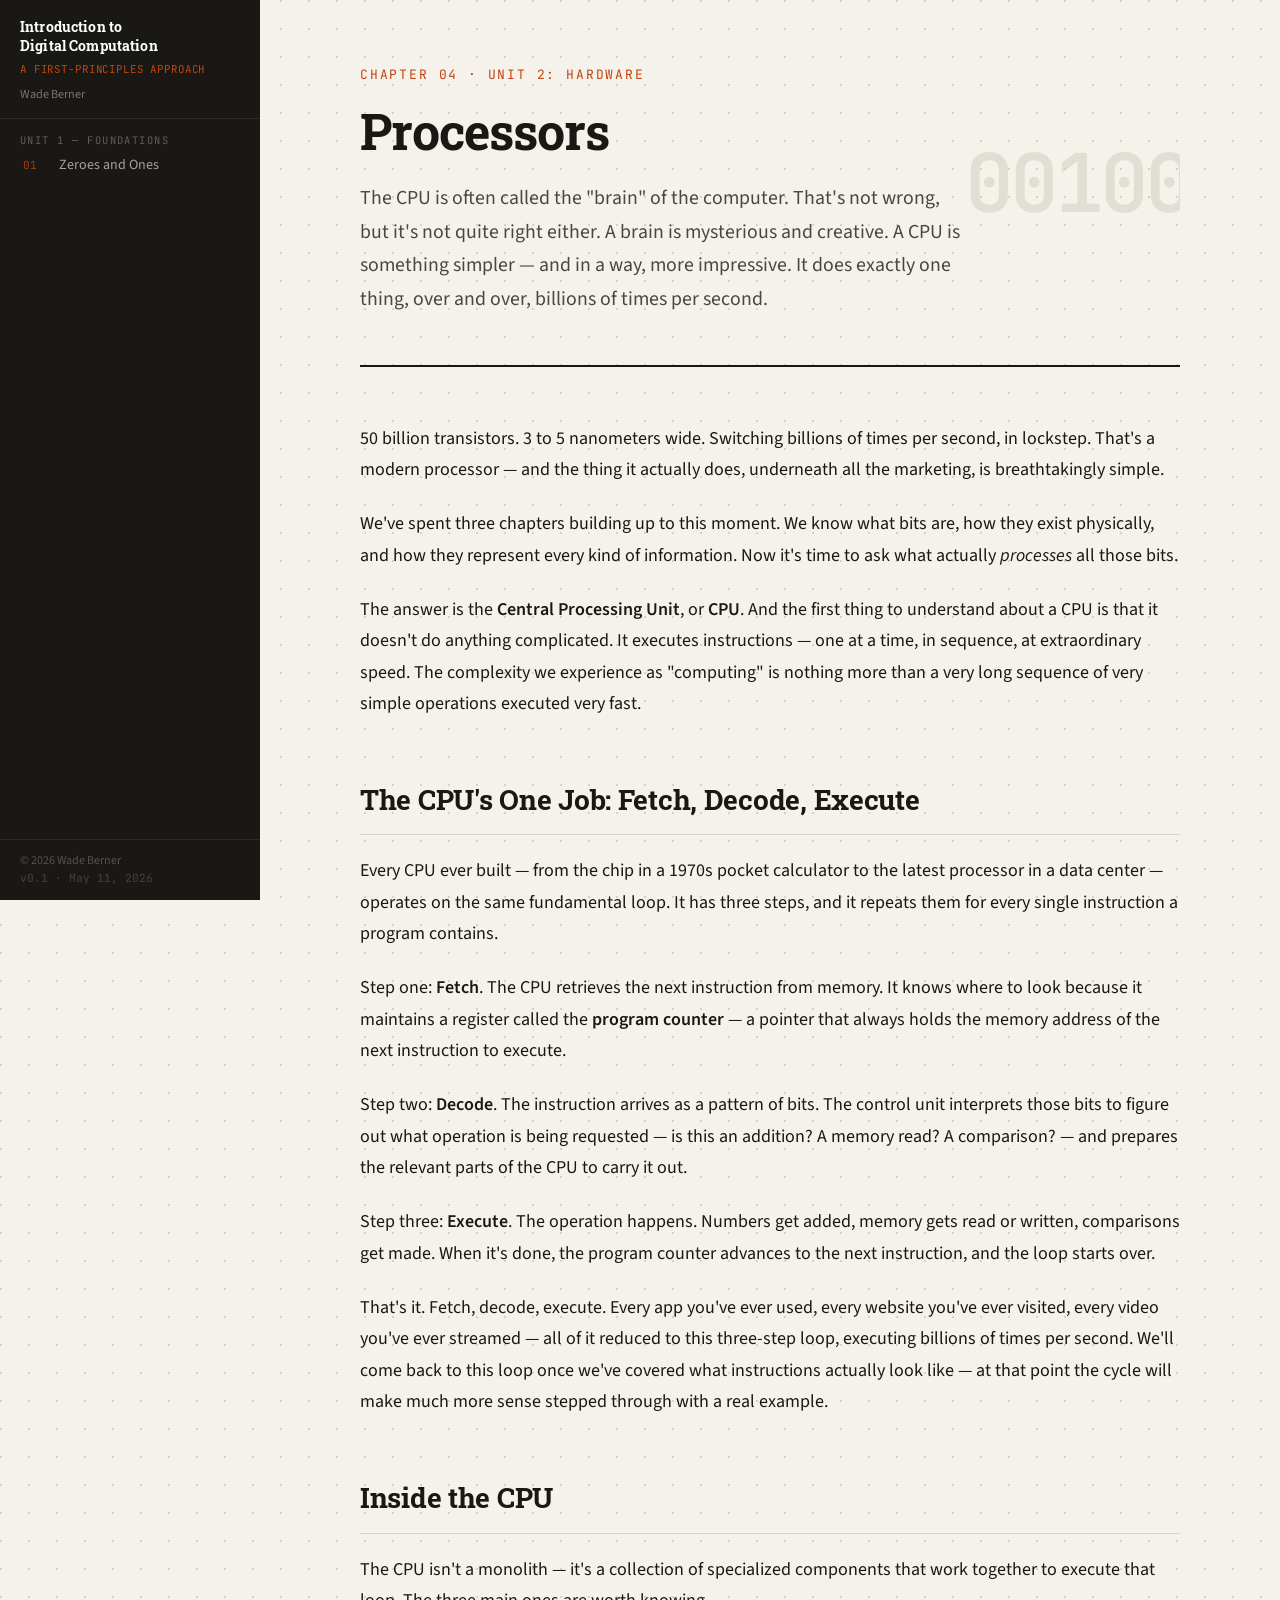
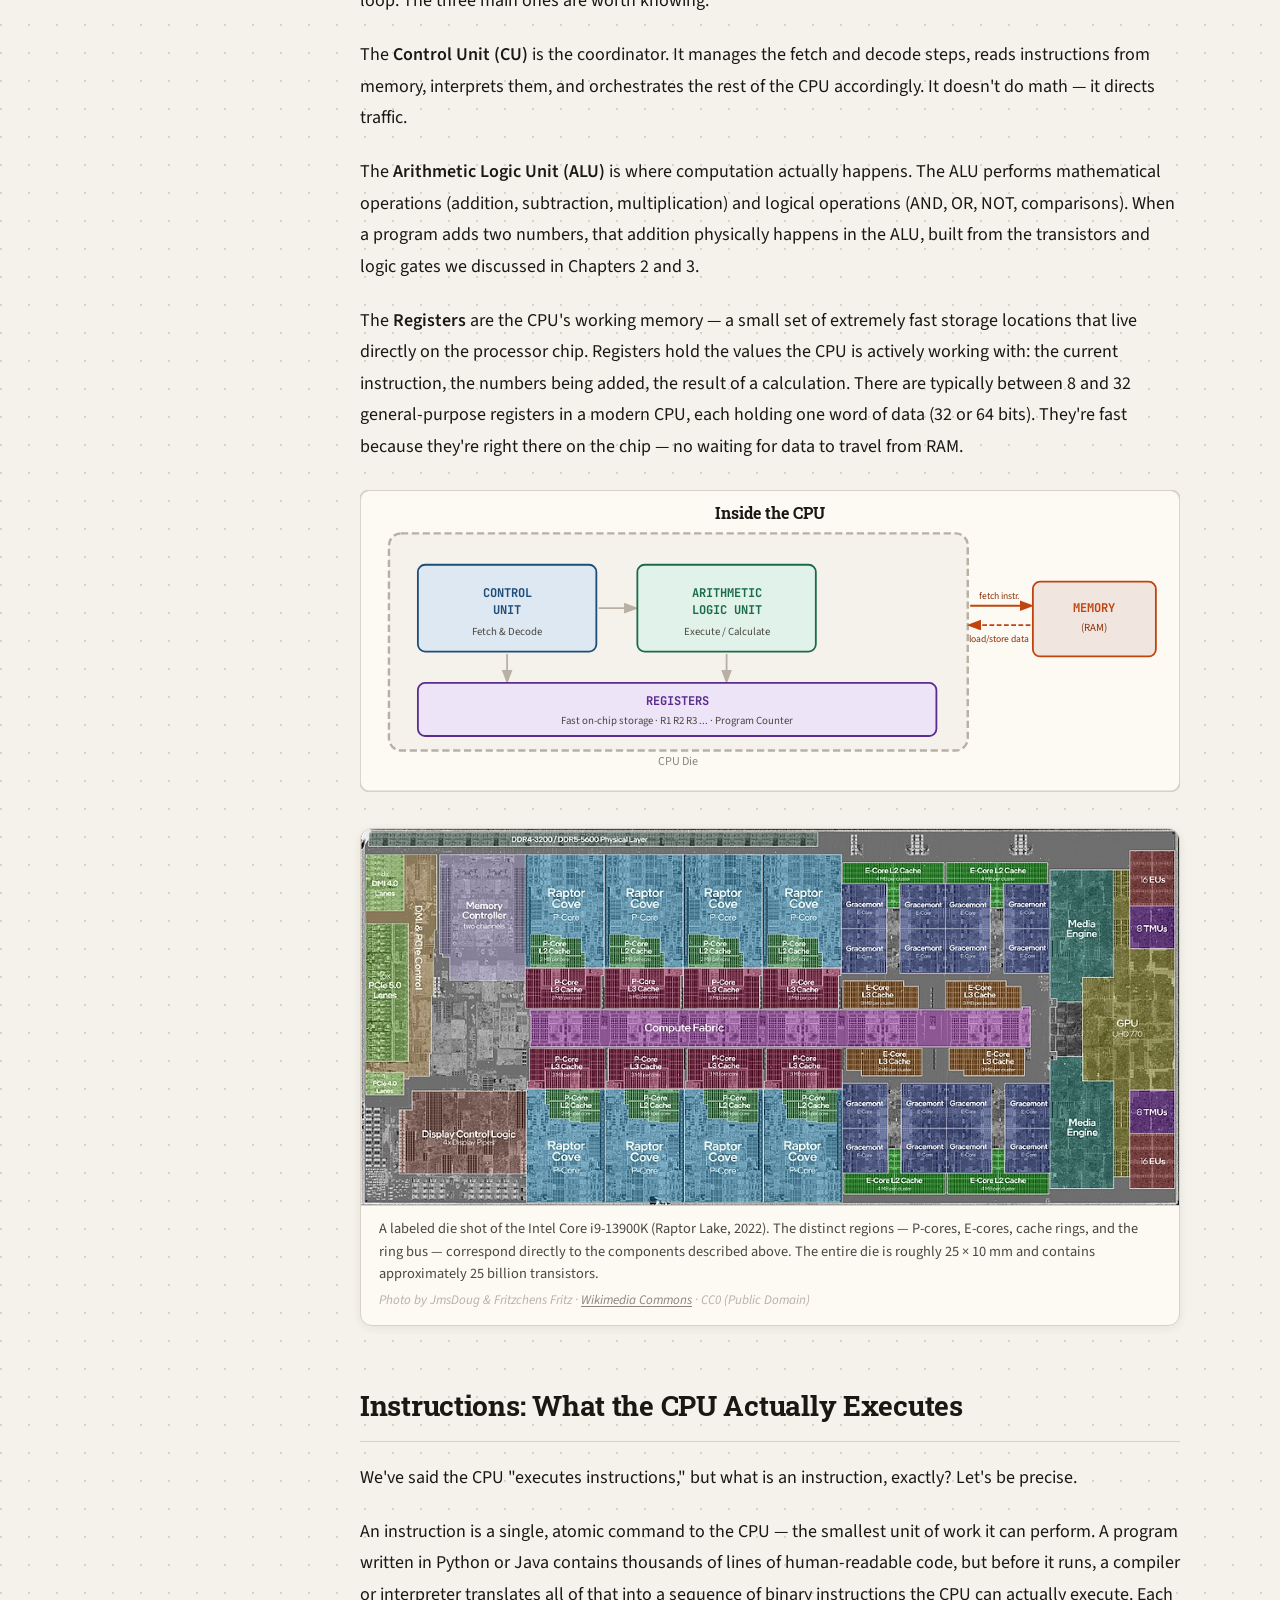
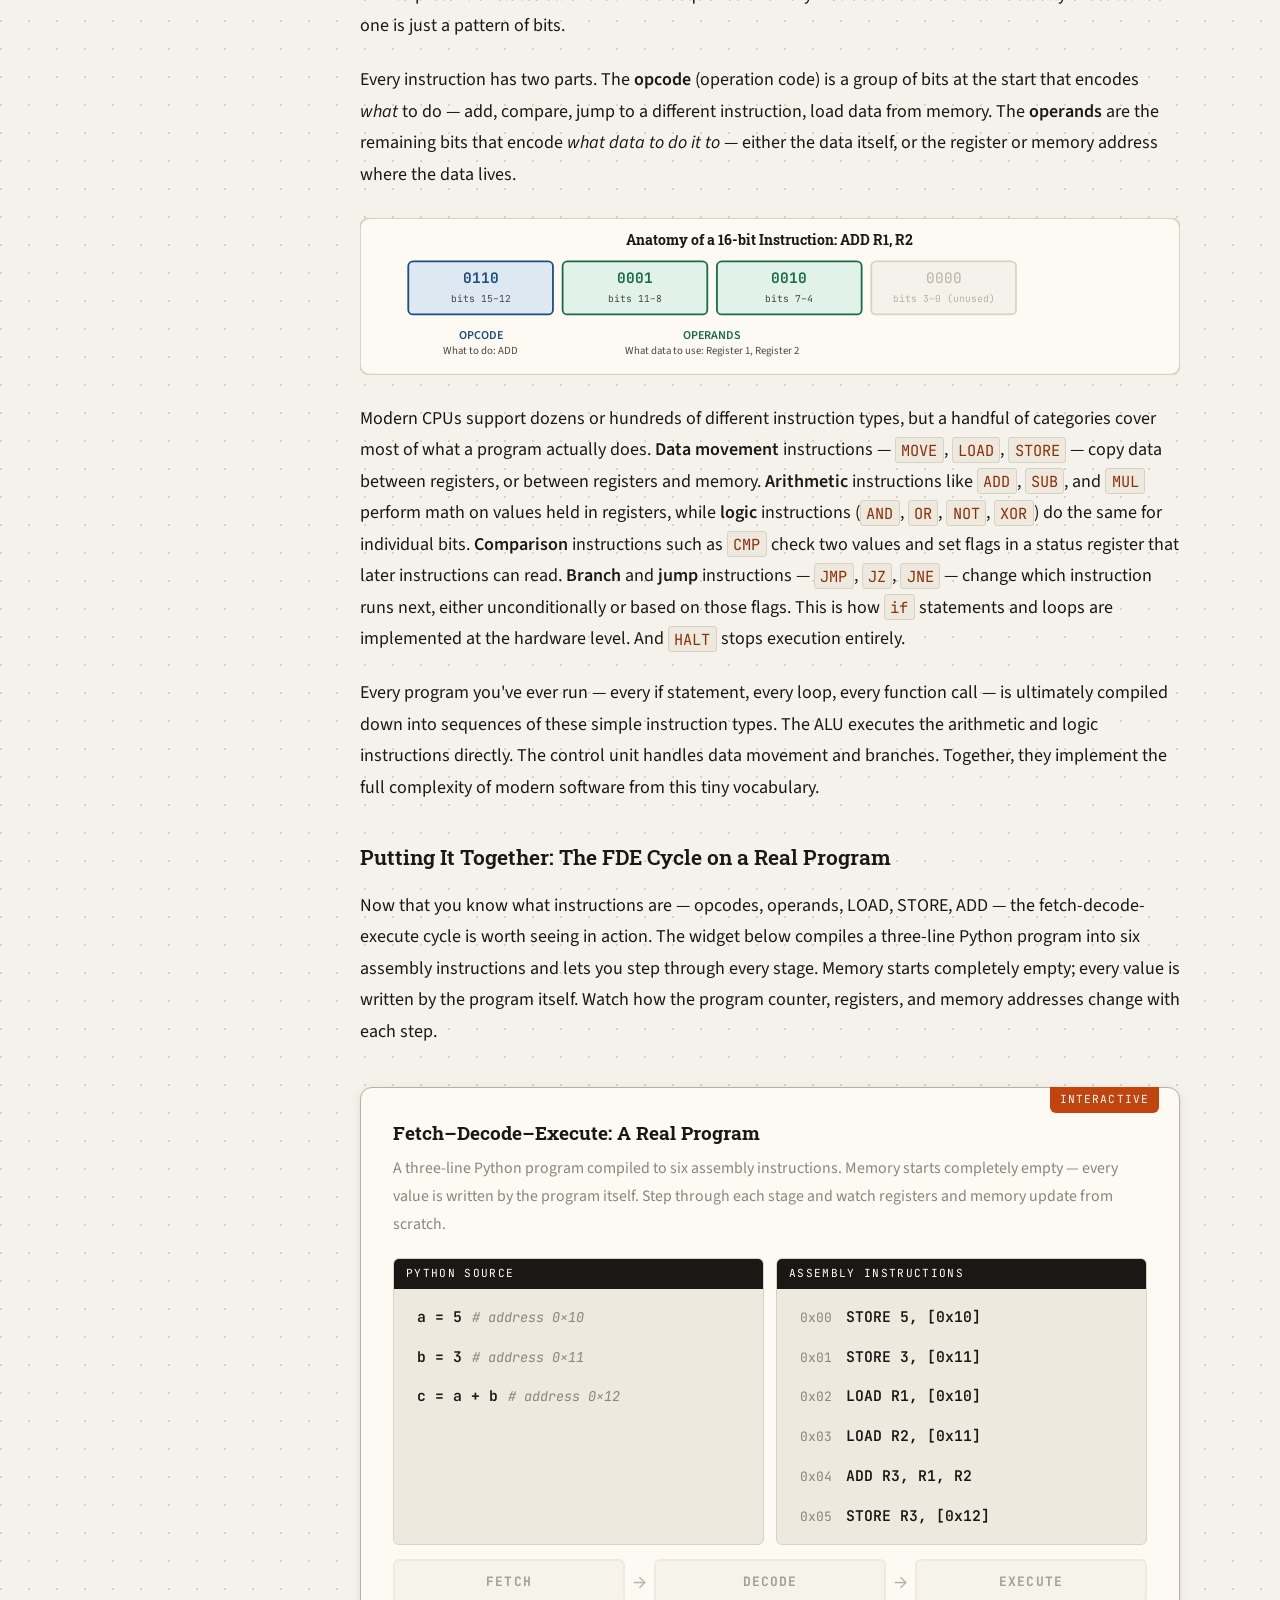
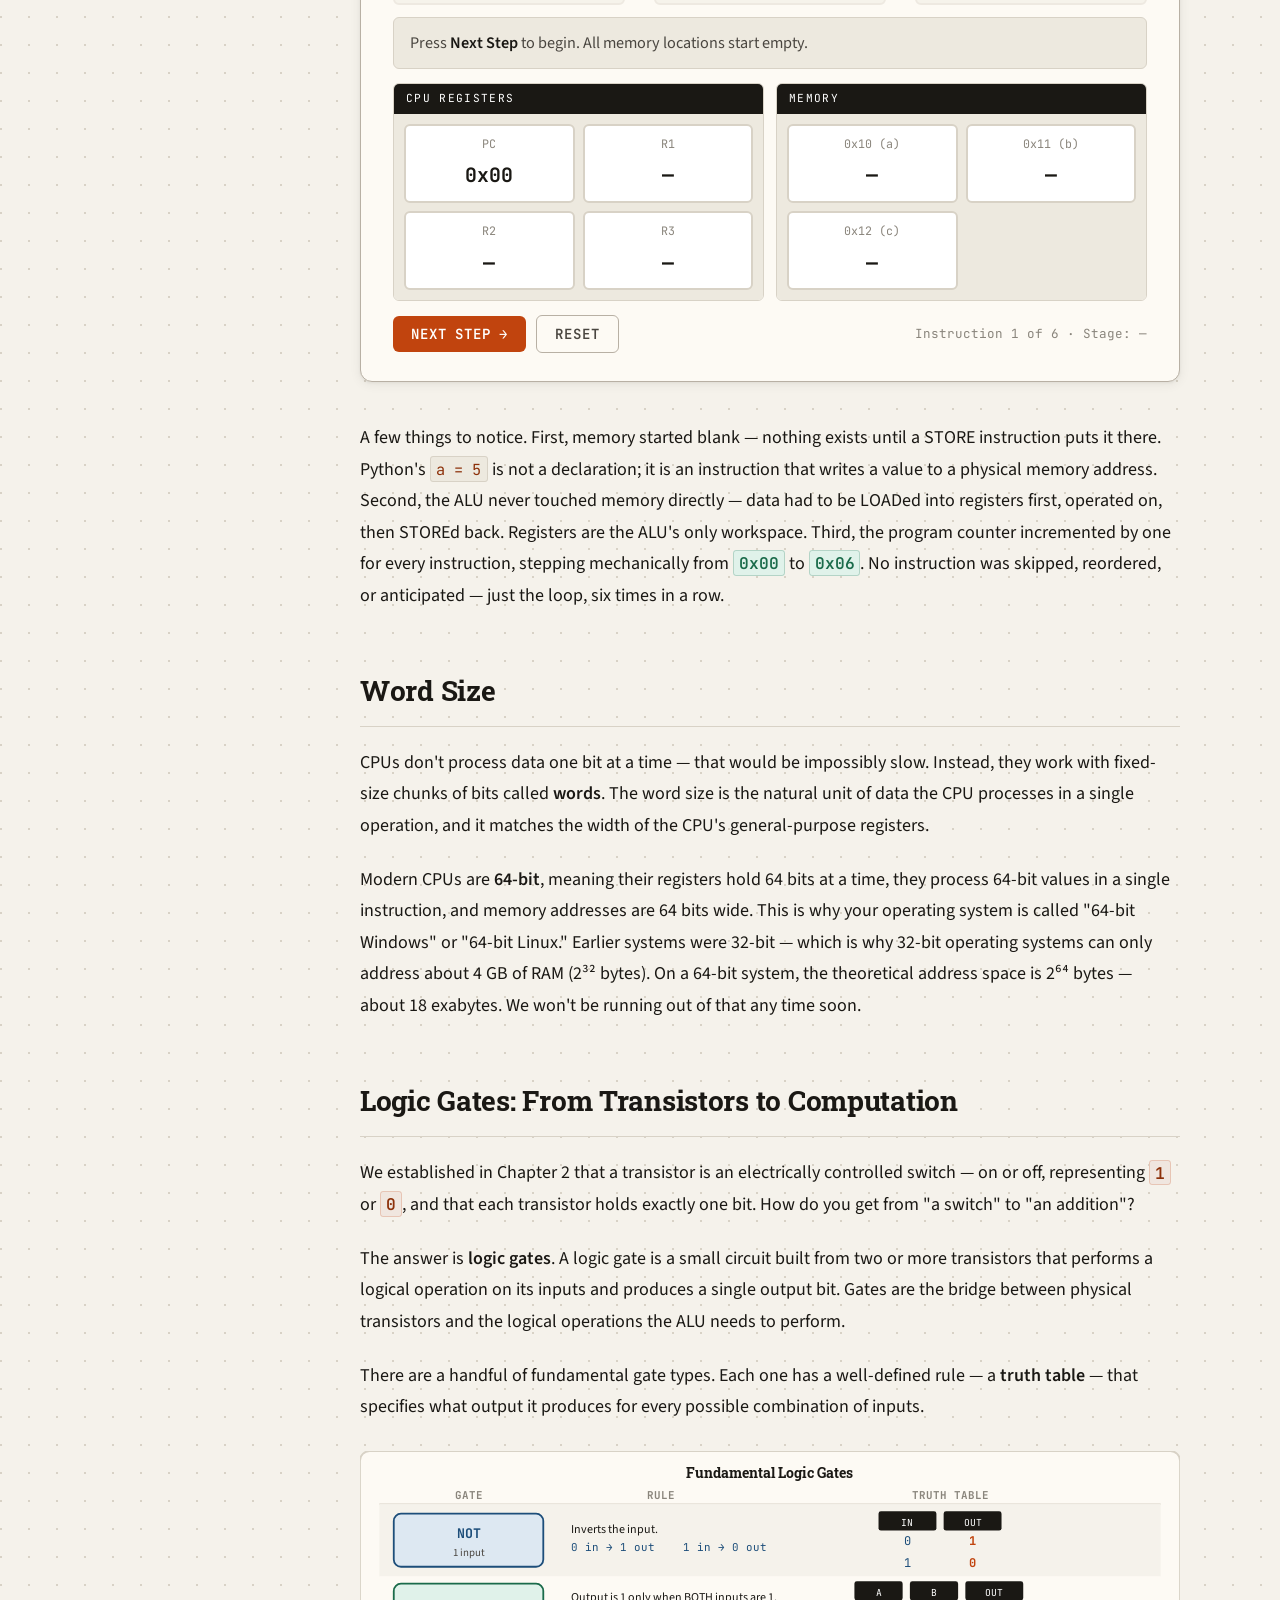
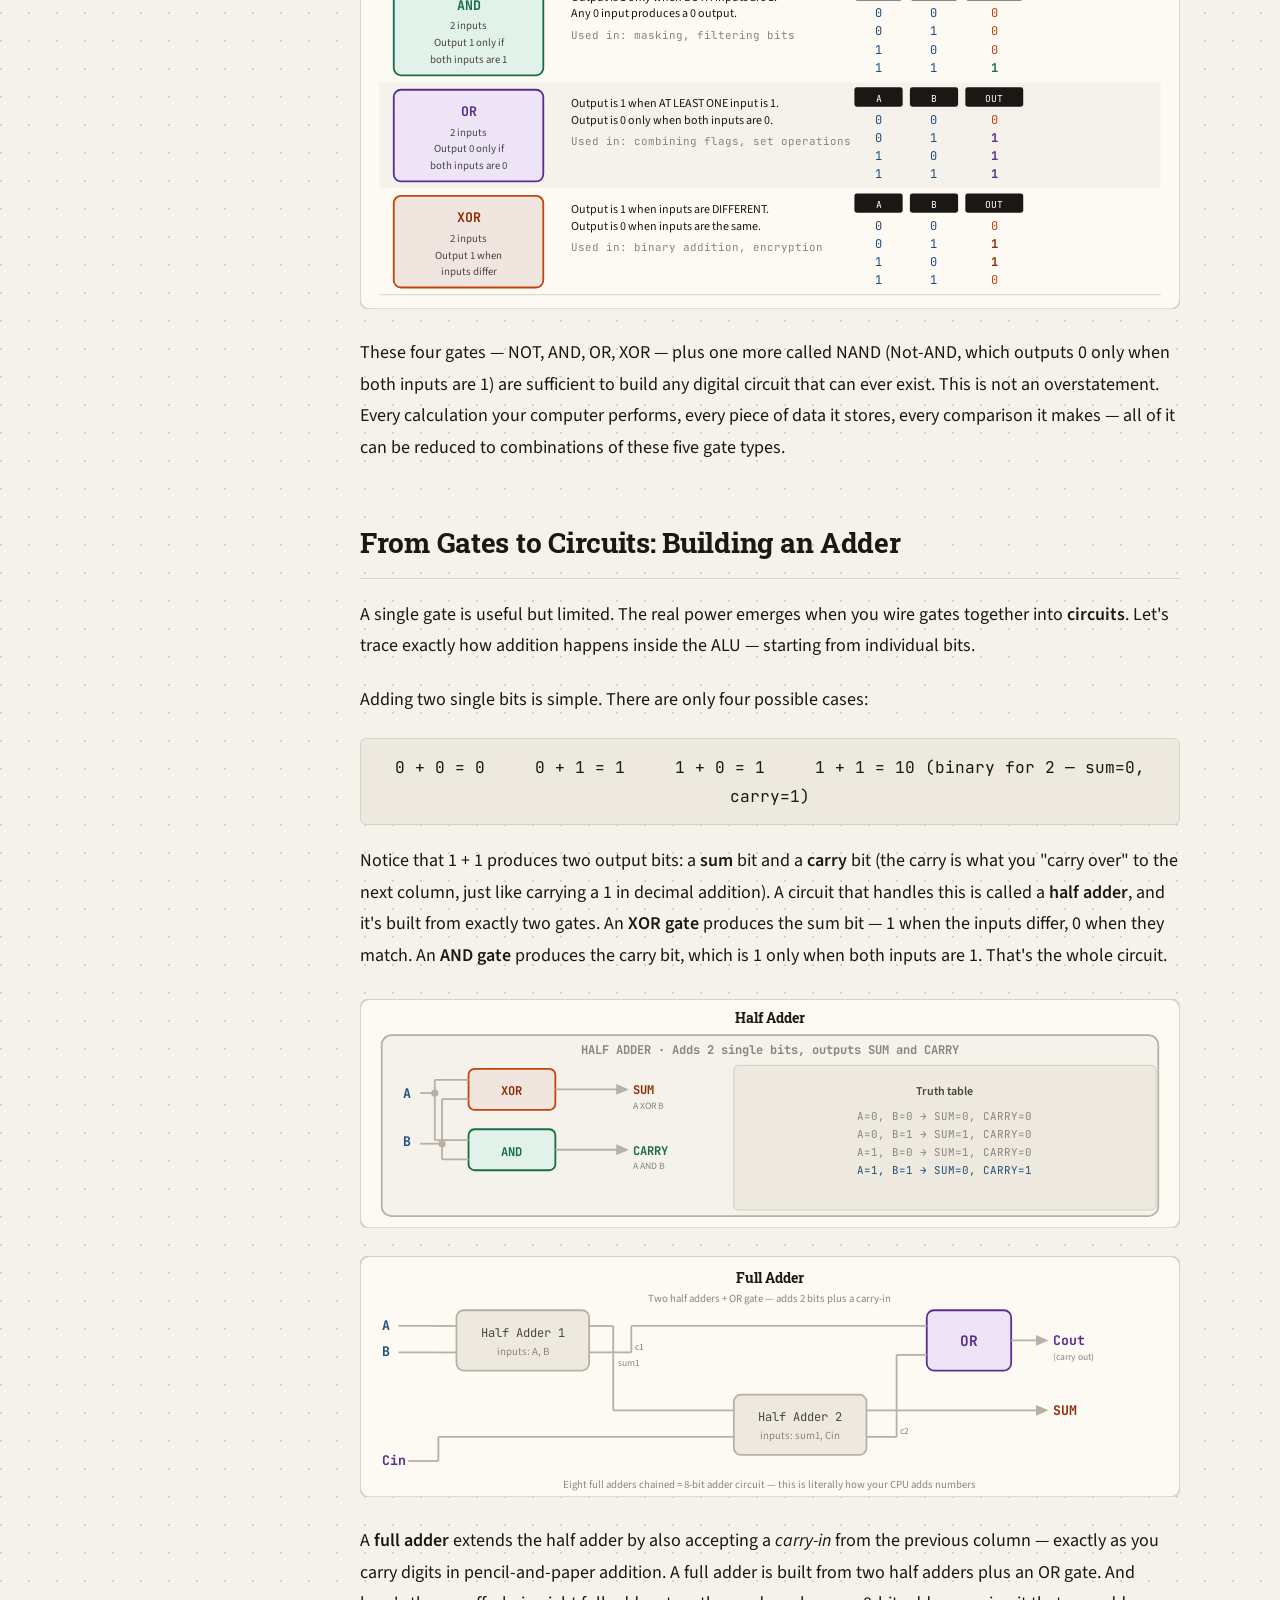
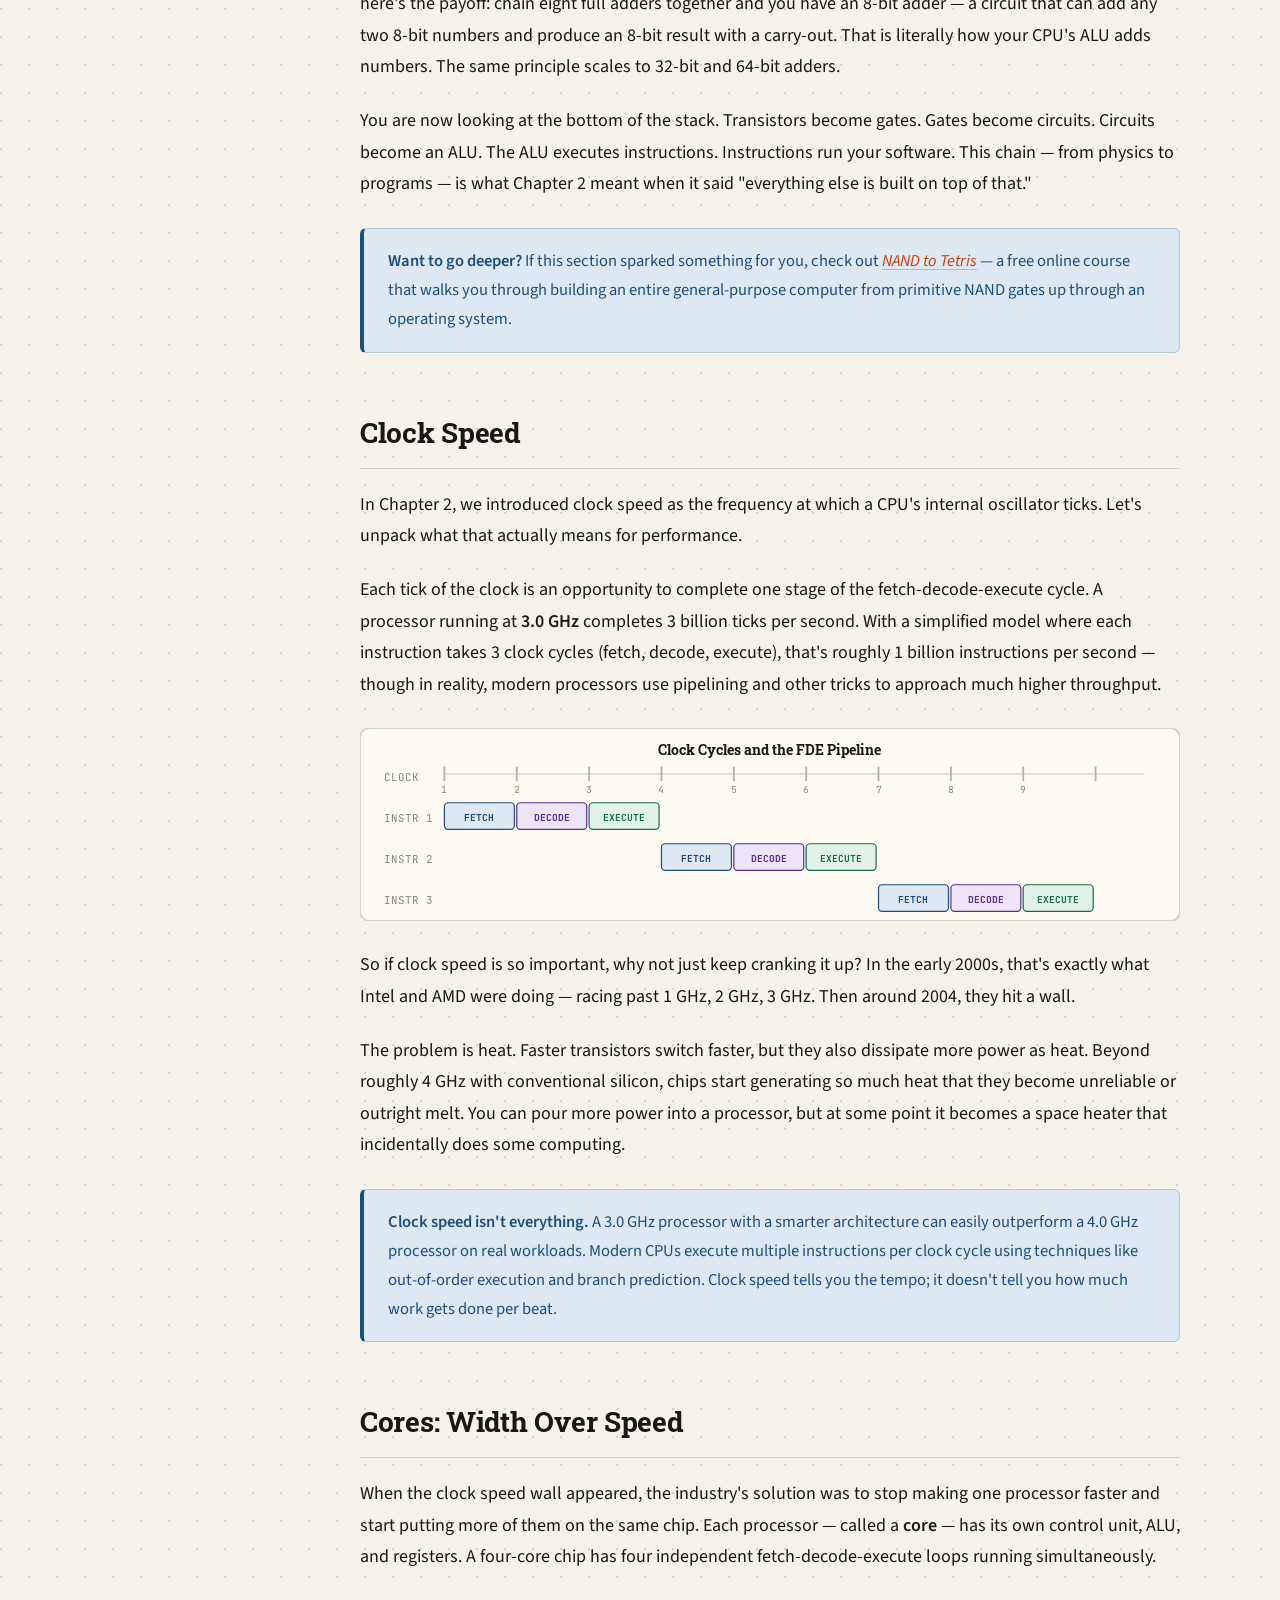
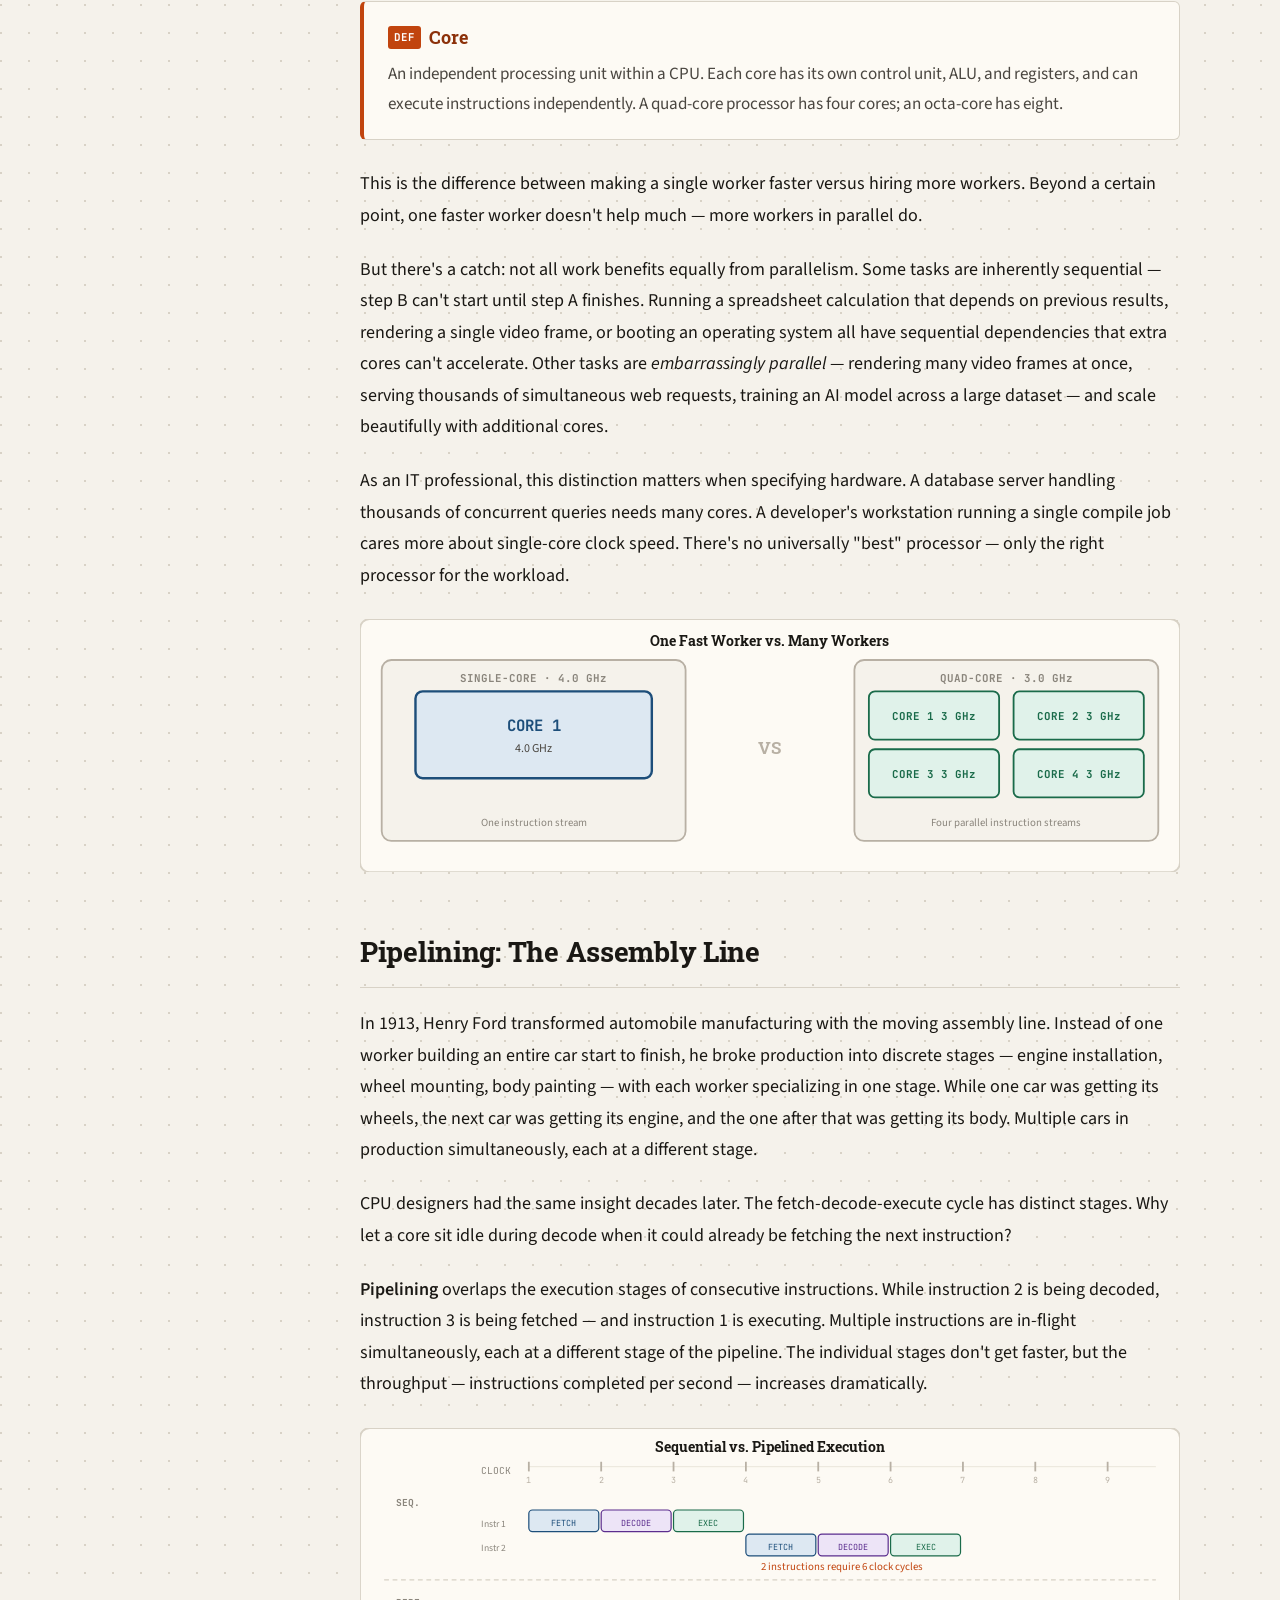
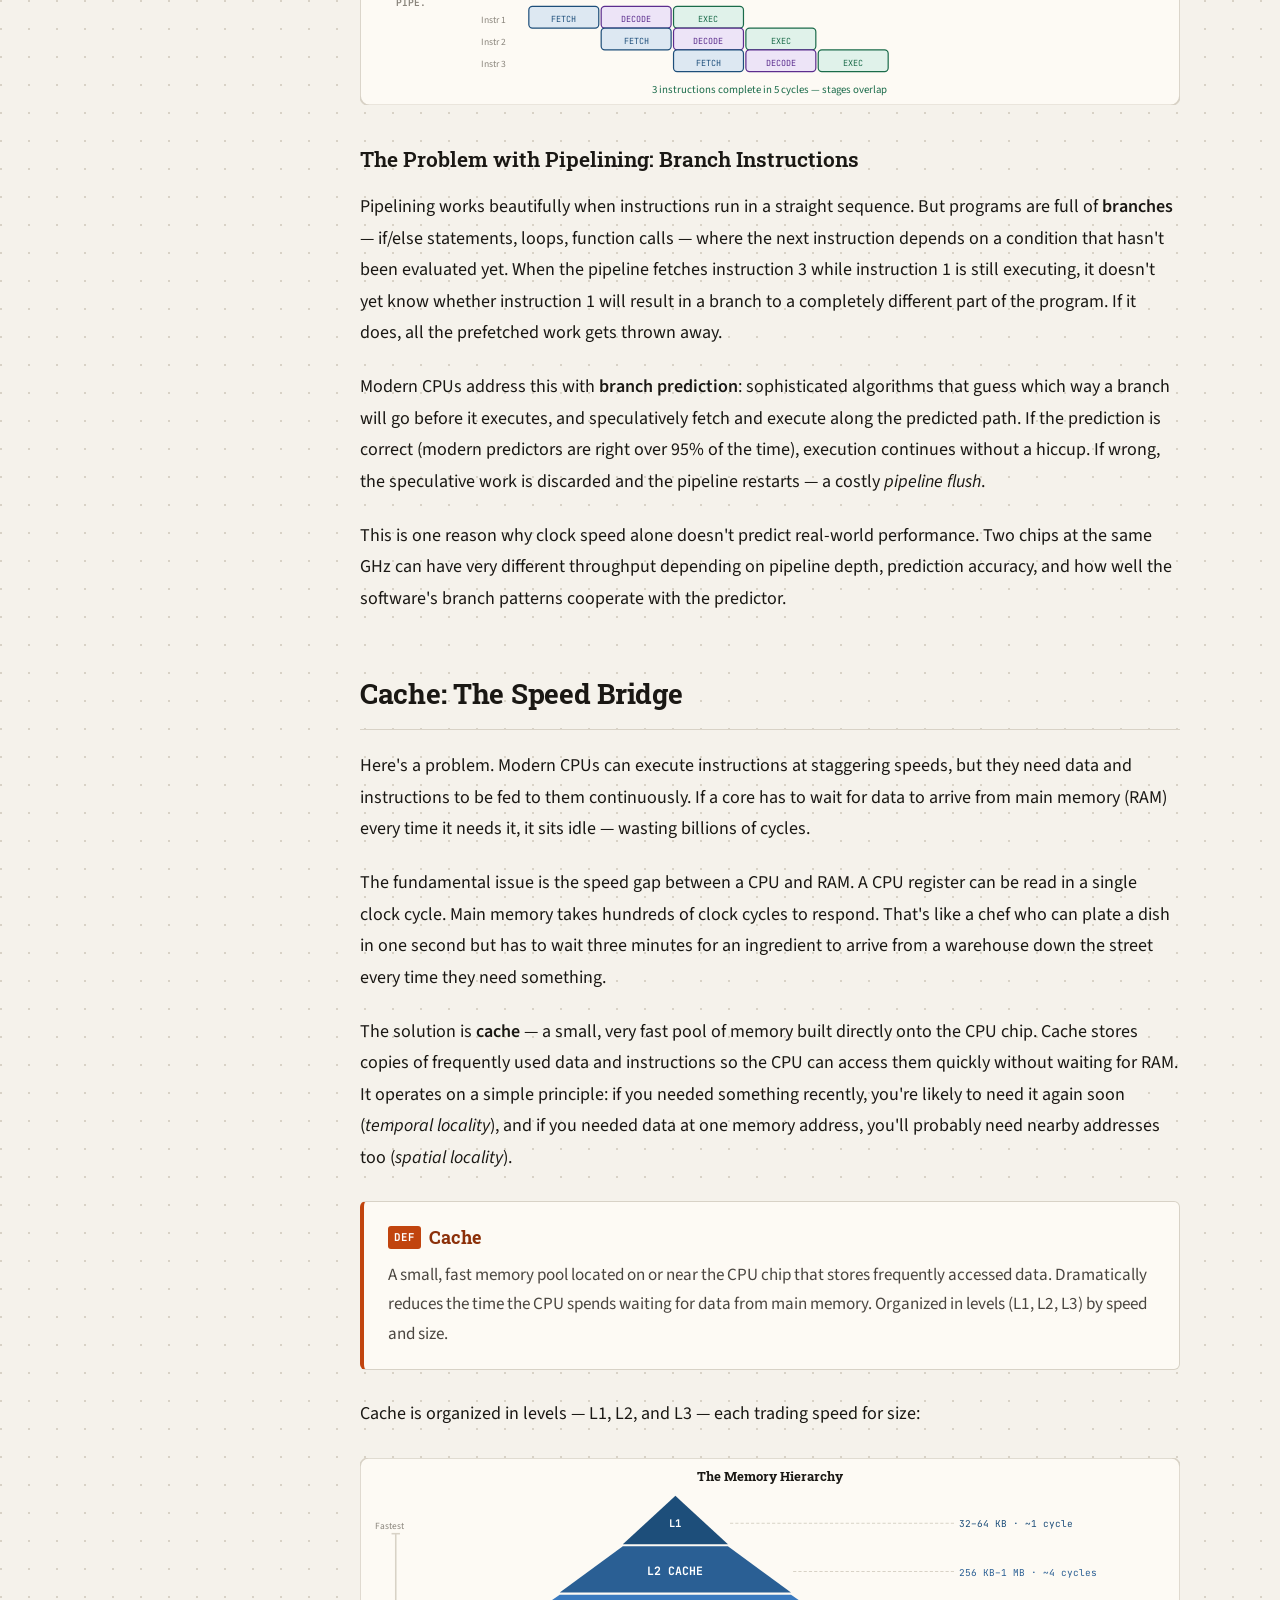
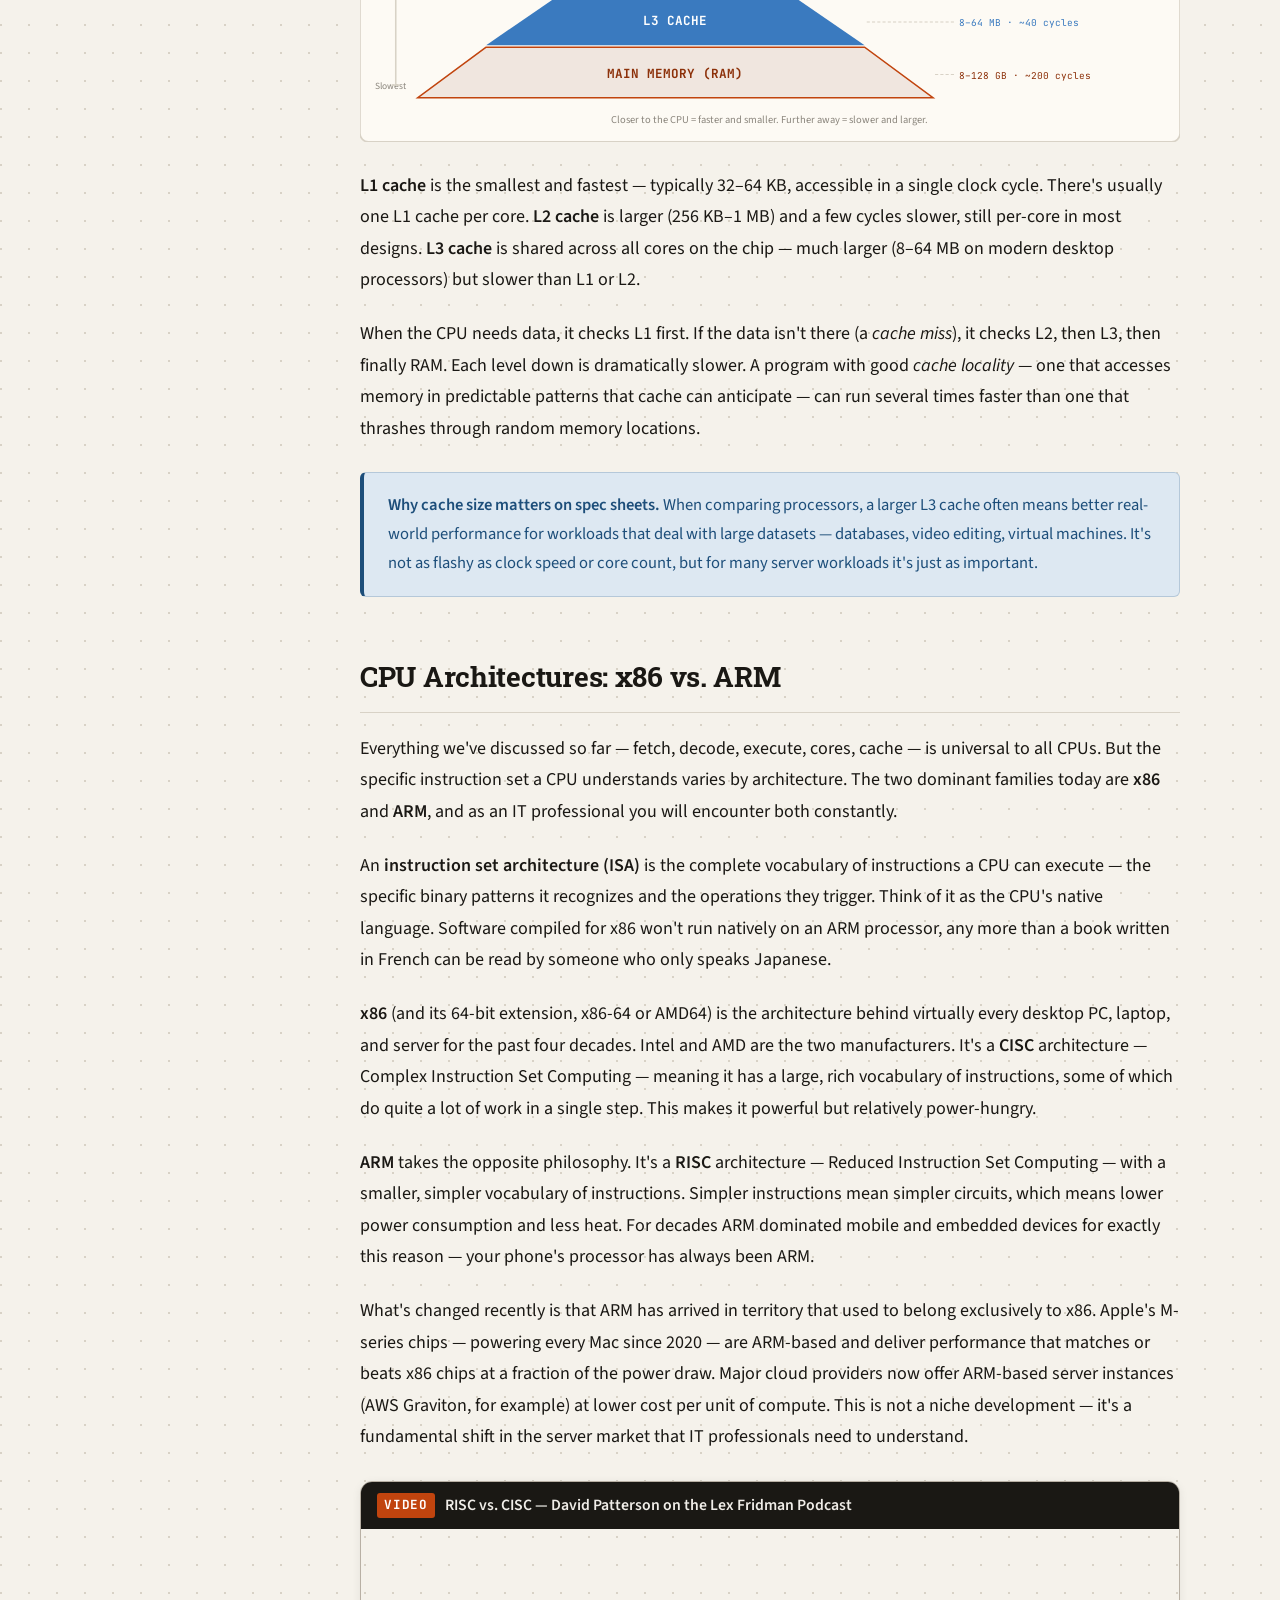
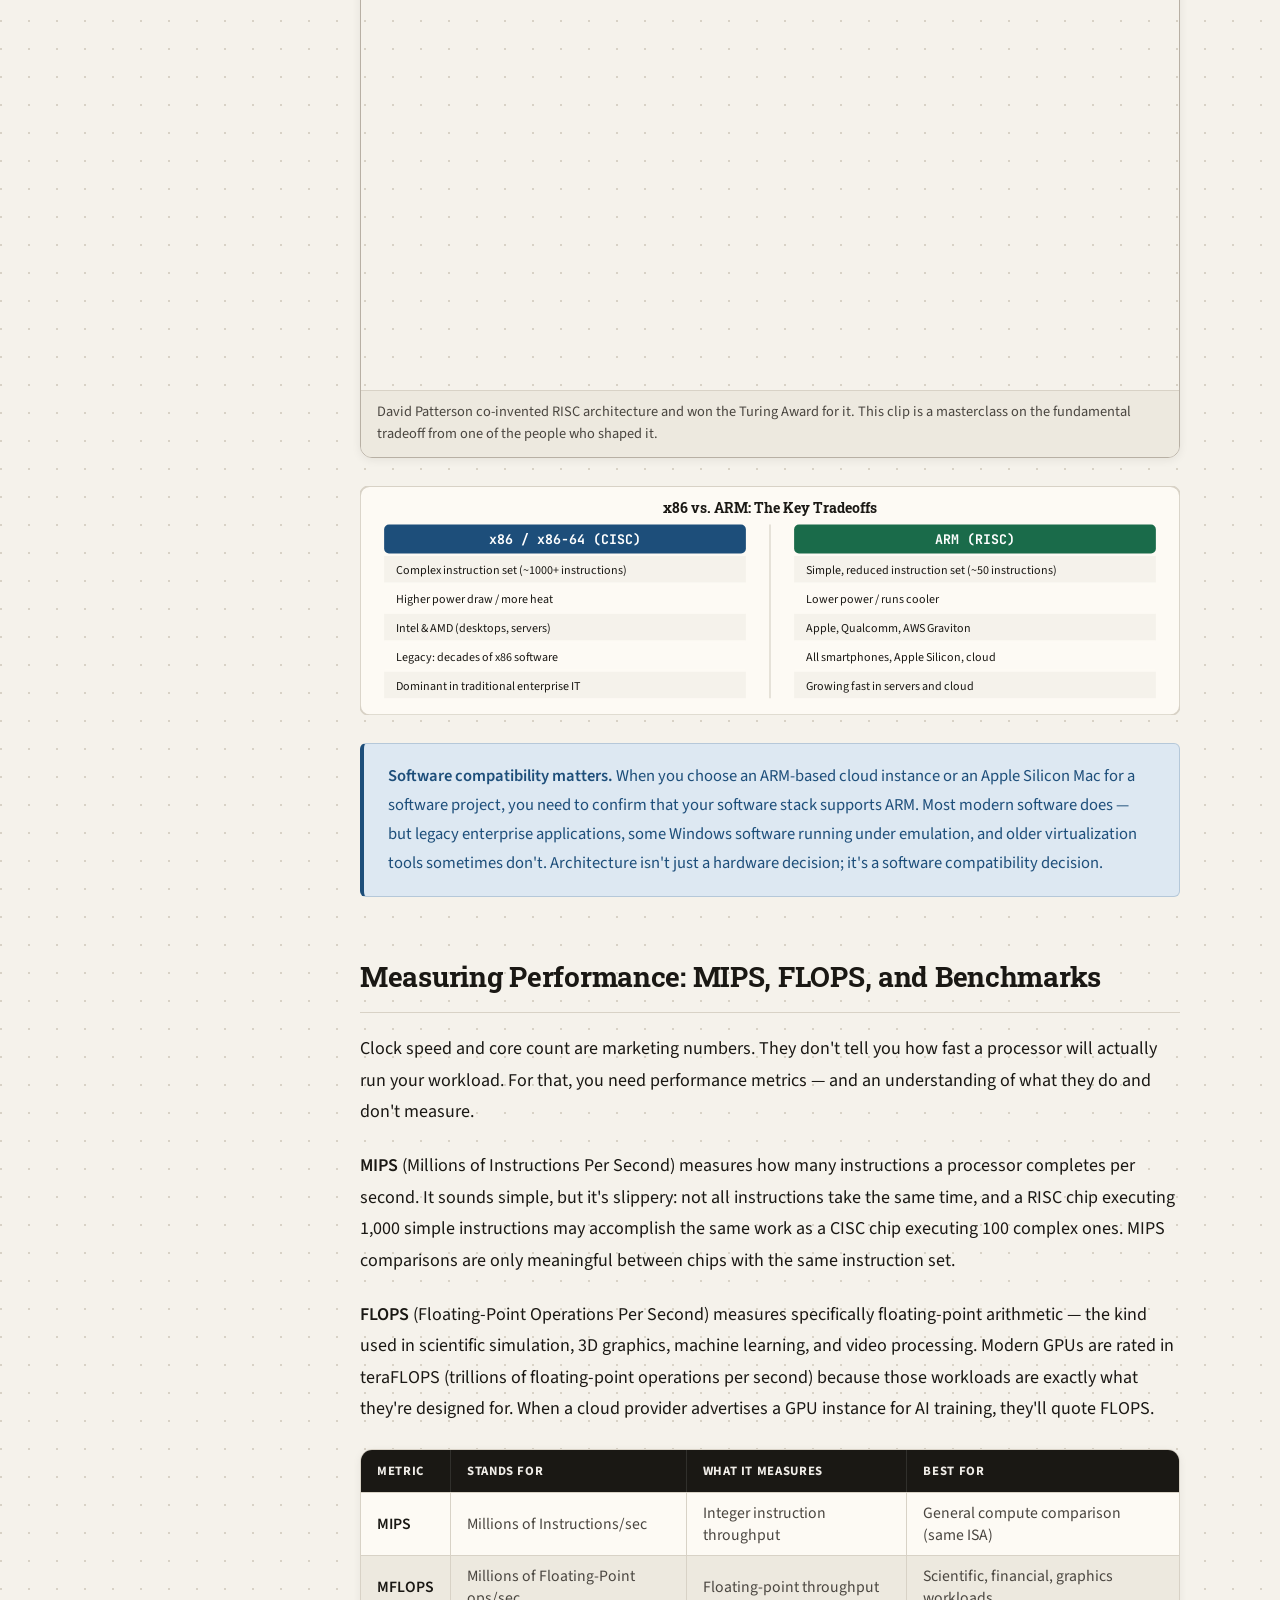
<file: chapters/ch04.html>
<!DOCTYPE html>
<html lang="en">
<head>
  <meta charset="UTF-8">
  <meta name="viewport" content="width=device-width, initial-scale=1.0">
  <title>Chapter 4: Processors — Introduction to Digital Computation</title>
  <link rel="icon" href="../favicon.svg" type="image/svg+xml">
  <link rel="stylesheet" href="../css/main.css">
</head>
<body>

<div class="site-wrapper">

  <nav class="sidebar" aria-label="Book navigation">
    <div class="sidebar-logo">
      <a href="../index.html" class="book-title">Introduction to<br>Digital Computation</a>
      <div class="book-subtitle">A First-Principles Approach</div>
      <div class="book-author">Wade Berner</div>
    </div>
    <div class="nav-unit">
      <div class="nav-unit-label">Unit 1 — Foundations</div>
      <a href="ch01.html" class="nav-chapter"><span class="ch-num">01</span> Zeroes and Ones</a>
      <a href="ch02.html" class="nav-chapter"><span class="ch-num">02</span> Physical Bits</a>
      <a href="ch03.html" class="nav-chapter"><span class="ch-num">03</span> Data Representation</a>
    </div>
    <div class="nav-unit">
      <div class="nav-unit-label">Unit 2 — Hardware</div>
      <a href="ch04.html" class="nav-chapter active"><span class="ch-num">04</span> Processors</a>
      <a href="ch05.html" class="nav-chapter"><span class="ch-num">05</span> Memory &amp; Storage</a>
      <a href="ch06.html" class="nav-chapter"><span class="ch-num">06</span> I/O &amp; System Architecture</a>
    </div>
    <div class="nav-unit">
      <div class="nav-unit-label">Unit 3 — Software</div>
      <a href="ch07.html" class="nav-chapter"><span class="ch-num">07</span> System vs. Application Software</a>
      <a href="ch08.html" class="nav-chapter"><span class="ch-num">08</span> Operating Systems</a>
      <a href="ch09.html" class="nav-chapter"><span class="ch-num">09</span> File Systems &amp; Directory Services</a>
    </div>
    <div class="nav-unit">
      <div class="nav-unit-label">Unit 4 — Networks</div>
      <a href="ch10.html" class="nav-chapter"><span class="ch-num">10</span> Networking Fundamentals</a>
      <a href="ch11.html" class="nav-chapter"><span class="ch-num">11</span> Network Architecture &amp; Communication</a>
    </div>
    <div class="nav-unit">
      <div class="nav-unit-label">Unit 5 — Administration</div>
      <a href="ch12.html" class="nav-chapter"><span class="ch-num">12</span> System Administration</a>
      <a href="ch13.html" class="nav-chapter"><span class="ch-num">13</span> Virtualization &amp; Cloud</a>
      <a href="ch14.html" class="nav-chapter"><span class="ch-num">14</span> Putting It All Together</a>
    </div>
    <div class="sidebar-footer">&copy; 2026 Wade Berner<br><span class="sidebar-version">v0.1 &middot; May 11, 2026</span></div>
  </nav>

  <main class="main-content">

    <header class="chapter-header">
      <div class="chapter-eyebrow">Chapter 04 · Unit 2: Hardware</div>
      <h1 class="chapter-title">Processors</h1>
      <div class="chapter-deco">00100</div>
      <p class="chapter-intro">The CPU is often called the "brain" of the computer. That's not wrong, but it's not quite right either. A brain is mysterious and creative. A CPU is something simpler — and in a way, more impressive. It does exactly one thing, over and over, billions of times per second.</p>
    </header>

    <article class="prose">

      <p>50 billion transistors. 3 to 5 nanometers wide. Switching billions of times per second, in lockstep. That's a modern processor — and the thing it actually does, underneath all the marketing, is breathtakingly simple.</p>

      <p>We've spent three chapters building up to this moment. We know what bits are, how they exist physically, and how they represent every kind of information. Now it's time to ask what actually <em>processes</em> all those bits.</p>

      <p>The answer is the <strong>Central Processing Unit</strong>, or <strong>CPU</strong>. And the first thing to understand about a CPU is that it doesn't do anything complicated. It executes instructions — one at a time, in sequence, at extraordinary speed. The complexity we experience as "computing" is nothing more than a very long sequence of very simple operations executed very fast.</p>

      <h2>The CPU's One Job: Fetch, Decode, Execute</h2>

      <p>Every CPU ever built — from the chip in a 1970s pocket calculator to the latest processor in a data center — operates on the same fundamental loop. It has three steps, and it repeats them for every single instruction a program contains.</p>

      <p>Step one: <strong>Fetch</strong>. The CPU retrieves the next instruction from memory. It knows where to look because it maintains a register called the <strong>program counter</strong> — a pointer that always holds the memory address of the next instruction to execute.</p>

      <p>Step two: <strong>Decode</strong>. The instruction arrives as a pattern of bits. The control unit interprets those bits to figure out what operation is being requested — is this an addition? A memory read? A comparison? — and prepares the relevant parts of the CPU to carry it out.</p>

      <p>Step three: <strong>Execute</strong>. The operation happens. Numbers get added, memory gets read or written, comparisons get made. When it's done, the program counter advances to the next instruction, and the loop starts over.</p>

      <p>That's it. Fetch, decode, execute. Every app you've ever used, every website you've ever visited, every video you've ever streamed — all of it reduced to this three-step loop, executing billions of times per second. We'll come back to this loop once we've covered what instructions actually look like — at that point the cycle will make much more sense stepped through with a real example.</p>

      <h2>Inside the CPU</h2>

      <p>The CPU isn't a monolith — it's a collection of specialized components that work together to execute that loop. The three main ones are worth knowing.</p>

      <p>The <strong>Control Unit (CU)</strong> is the coordinator. It manages the fetch and decode steps, reads instructions from memory, interprets them, and orchestrates the rest of the CPU accordingly. It doesn't do math — it directs traffic.</p>

      <p>The <strong>Arithmetic Logic Unit (ALU)</strong> is where computation actually happens. The ALU performs mathematical operations (addition, subtraction, multiplication) and logical operations (AND, OR, NOT, comparisons). When a program adds two numbers, that addition physically happens in the ALU, built from the transistors and logic gates we discussed in Chapters 2 and 3.</p>

      <p>The <strong>Registers</strong> are the CPU's working memory — a small set of extremely fast storage locations that live directly on the processor chip. Registers hold the values the CPU is actively working with: the current instruction, the numbers being added, the result of a calculation. There are typically between 8 and 32 general-purpose registers in a modern CPU, each holding one word of data (32 or 64 bits). They're fast because they're right there on the chip — no waiting for data to travel from RAM.</p>

      <!-- SVG: CPU internal anatomy -->
      <svg viewBox="0 0 680 250" xmlns="http://www.w3.org/2000/svg" style="width:100%;height:auto;margin:28px 0;display:block;">
        <defs>
          <marker id="arr4" markerWidth="8" markerHeight="8" refX="6" refY="3" orient="auto">
            <path d="M0,0 L0,6 L8,3 z" fill="#B8B0A4"/>
          </marker>
          <marker id="arr4r" markerWidth="8" markerHeight="8" refX="6" refY="3" orient="auto">
            <path d="M0,0 L0,6 L8,3 z" fill="#C1440E"/>
          </marker>
        </defs>

        <rect width="680" height="250" rx="8" fill="#FDFAF4" stroke="#D8D2C6" stroke-width="1.5"/>
        <text x="340" y="24" text-anchor="middle" font-family="'Roboto Slab',Georgia,serif" font-size="13" font-weight="700" fill="#1A1814">Inside the CPU</text>

        <!-- CPU chip outline — well inside the viewBox -->
        <rect x="24" y="36" width="480" height="180" rx="10" fill="#F5F2EB" stroke="#B8B0A4" stroke-width="2" stroke-dasharray="6,3"/>
        <text x="264" y="228" text-anchor="middle" font-family="'Source Sans 3',sans-serif" font-size="10" fill="#8A857C">CPU Die</text>

        <!-- Control Unit — left column, vertically centered in chip -->
        <rect x="48" y="62" width="148" height="72" rx="6" fill="#DDE8F2" stroke="#1D4E7A" stroke-width="1.5"/>
        <text x="122" y="89" text-anchor="middle" font-family="'JetBrains Mono',monospace" font-size="10" font-weight="700" fill="#1D4E7A">CONTROL</text>
        <text x="122" y="103" text-anchor="middle" font-family="'JetBrains Mono',monospace" font-size="10" font-weight="700" fill="#1D4E7A">UNIT</text>
        <text x="122" y="120" text-anchor="middle" font-family="'Source Sans 3',sans-serif" font-size="9" fill="#4A4640">Fetch &amp; Decode</text>

        <!-- Arrow CU → ALU (horizontal, centered on boxes) -->
        <line x1="198" y1="98" x2="228" y2="98" stroke="#B8B0A4" stroke-width="1.5" marker-end="url(#arr4)"/>

        <!-- ALU — right column -->
        <rect x="230" y="62" width="148" height="72" rx="6" fill="#e0f2ea" stroke="#1a6b4a" stroke-width="1.5"/>
        <text x="304" y="89" text-anchor="middle" font-family="'JetBrains Mono',monospace" font-size="10" font-weight="700" fill="#1a6b4a">ARITHMETIC</text>
        <text x="304" y="103" text-anchor="middle" font-family="'JetBrains Mono',monospace" font-size="10" font-weight="700" fill="#1a6b4a">LOGIC UNIT</text>
        <text x="304" y="120" text-anchor="middle" font-family="'Source Sans 3',sans-serif" font-size="9" fill="#4A4640">Execute / Calculate</text>

        <!-- Arrows down to Registers -->
        <line x1="122" y1="136" x2="122" y2="158" stroke="#B8B0A4" stroke-width="1.5" marker-end="url(#arr4)"/>
        <line x1="304" y1="136" x2="304" y2="158" stroke="#B8B0A4" stroke-width="1.5" marker-end="url(#arr4)"/>

        <!-- Registers — full width at bottom of chip -->
        <rect x="48" y="160" width="430" height="44" rx="6" fill="#ede4f7" stroke="#5b2d8e" stroke-width="1.5"/>
        <text x="263" y="178" text-anchor="middle" font-family="'JetBrains Mono',monospace" font-size="10" font-weight="700" fill="#5b2d8e">REGISTERS</text>
        <text x="263" y="194" text-anchor="middle" font-family="'Source Sans 3',sans-serif" font-size="9" fill="#4A4640">Fast on-chip storage  ·  R1  R2  R3  ...  ·  Program Counter</text>

        <!-- Memory box — outside CPU, right side, with comfortable margin -->
        <rect x="558" y="76" width="102" height="62" rx="6" fill="#F0E6DF" stroke="#C1440E" stroke-width="1.5"/>
        <text x="609" y="101" text-anchor="middle" font-family="'JetBrains Mono',monospace" font-size="10" font-weight="700" fill="#C1440E">MEMORY</text>
        <text x="609" y="117" text-anchor="middle" font-family="'Source Sans 3',sans-serif" font-size="9" fill="#8C3009">(RAM)</text>

        <!-- CPU ↔ Memory arrows: two separate lines with labels above/below -->
        <!-- Instructions arrow: CPU → Memory (top line) -->
        <line x1="506" y1="96" x2="556" y2="96" stroke="#C1440E" stroke-width="1.5" marker-end="url(#arr4r)"/>
        <text x="530" y="90" text-anchor="middle" font-family="'Source Sans 3',sans-serif" font-size="8" fill="#8C3009">fetch instr.</text>

        <!-- Data arrow: Memory → CPU (bottom line) -->
        <line x1="556" y1="112" x2="506" y2="112" stroke="#C1440E" stroke-width="1.5" stroke-dasharray="4,2" marker-end="url(#arr4r)"/>
        <text x="530" y="126" text-anchor="middle" font-family="'Source Sans 3',sans-serif" font-size="8" fill="#8C3009">load/store data</text>
      </svg>

      <figure class="chapter-photo">
        <img src="../img/ch04-cpu-die.jpg" alt="Labeled die shot of an Intel Core i9-13900K processor showing the distinct functional regions etched in silicon">
        <figcaption>
          A labeled die shot of the Intel Core i9-13900K (Raptor Lake, 2022). The distinct regions — P-cores, E-cores, cache rings, and the ring bus — correspond directly to the components described above. The entire die is roughly 25 × 10 mm and contains approximately 25 billion transistors.
          <span class="photo-credit">Photo by JmsDoug &amp; Fritzchens Fritz · <a href="https://commons.wikimedia.org/wiki/File:Intel_Core_i9-13900K_Labelled_Die_Shot.jpg" target="_blank" rel="noopener">Wikimedia Commons</a> · CC0 (Public Domain)</span>
        </figcaption>
      </figure>

      <h2>Instructions: What the CPU Actually Executes</h2>

      <p>We've said the CPU "executes instructions," but what is an instruction, exactly? Let's be precise.</p>

      <p>An instruction is a single, atomic command to the CPU — the smallest unit of work it can perform. A program written in Python or Java contains thousands of lines of human-readable code, but before it runs, a compiler or interpreter translates all of that into a sequence of binary instructions the CPU can actually execute. Each one is just a pattern of bits.</p>

      <p>Every instruction has two parts. The <strong>opcode</strong> (operation code) is a group of bits at the start that encodes <em>what</em> to do — add, compare, jump to a different instruction, load data from memory. The <strong>operands</strong> are the remaining bits that encode <em>what data to do it to</em> — either the data itself, or the register or memory address where the data lives.</p>

      <!-- SVG: Instruction anatomy -->
      <svg viewBox="0 0 680 130" xmlns="http://www.w3.org/2000/svg" style="width:100%;height:auto;margin:28px 0;display:block;">
        <defs>
          <marker id="arr-inst" markerWidth="8" markerHeight="8" refX="6" refY="3" orient="auto">
            <path d="M0,0 L0,6 L8,3 z" fill="#B8B0A4"/>
          </marker>
        </defs>
        <rect width="680" height="130" rx="8" fill="#FDFAF4" stroke="#D8D2C6" stroke-width="1.5"/>
        <text x="340" y="22" text-anchor="middle" font-family="'Roboto Slab',Georgia,serif" font-size="12" font-weight="700" fill="#1A1814">Anatomy of a 16-bit Instruction: ADD R1, R2</text>

        <!-- Bit groups -->
        <!-- Opcode: bits 15-12 (4 bits) -->
        <rect x="40"  y="36" width="120" height="44" rx="4" fill="#DDE8F2" stroke="#1D4E7A" stroke-width="1.5"/>
        <text x="100" y="54"  text-anchor="middle" font-family="'JetBrains Mono',monospace" font-size="12" font-weight="700" fill="#1D4E7A">0110</text>
        <text x="100" y="70"  text-anchor="middle" font-family="'JetBrains Mono',monospace" font-size="8" fill="#4A4640">bits 15–12</text>

        <!-- Operand 1: bits 11-8 (4 bits) -->
        <rect x="168" y="36" width="120" height="44" rx="4" fill="#e0f2ea" stroke="#1a6b4a" stroke-width="1.5"/>
        <text x="228" y="54"  text-anchor="middle" font-family="'JetBrains Mono',monospace" font-size="12" font-weight="700" fill="#1a6b4a">0001</text>
        <text x="228" y="70"  text-anchor="middle" font-family="'JetBrains Mono',monospace" font-size="8" fill="#4A4640">bits 11–8</text>

        <!-- Operand 2: bits 7-4 (4 bits) -->
        <rect x="296" y="36" width="120" height="44" rx="4" fill="#e0f2ea" stroke="#1a6b4a" stroke-width="1.5"/>
        <text x="356" y="54"  text-anchor="middle" font-family="'JetBrains Mono',monospace" font-size="12" font-weight="700" fill="#1a6b4a">0010</text>
        <text x="356" y="70"  text-anchor="middle" font-family="'JetBrains Mono',monospace" font-size="8" fill="#4A4640">bits 7–4</text>

        <!-- Unused: bits 3-0 -->
        <rect x="424" y="36" width="120" height="44" rx="4" fill="#F5F2EB" stroke="#D8D2C6" stroke-width="1.5"/>
        <text x="484" y="54"  text-anchor="middle" font-family="'JetBrains Mono',monospace" font-size="12" fill="#B8B0A4">0000</text>
        <text x="484" y="70"  text-anchor="middle" font-family="'JetBrains Mono',monospace" font-size="8" fill="#B8B0A4">bits 3–0 (unused)</text>

        <!-- Labels below -->
        <text x="100" y="100" text-anchor="middle" font-family="'Source Sans 3',sans-serif" font-size="10" font-weight="600" fill="#1D4E7A">OPCODE</text>
        <text x="100" y="113" text-anchor="middle" font-family="'Source Sans 3',sans-serif" font-size="9" fill="#4A4640">What to do: ADD</text>

        <text x="292" y="100" text-anchor="middle" font-family="'Source Sans 3',sans-serif" font-size="10" font-weight="600" fill="#1a6b4a">OPERANDS</text>
        <text x="292" y="113" text-anchor="middle" font-family="'Source Sans 3',sans-serif" font-size="9" fill="#4A4640">What data to use: Register 1, Register 2</text>
      </svg>

      <p>Modern CPUs support dozens or hundreds of different instruction types, but a handful of categories cover most of what a program actually does. <strong>Data movement</strong> instructions — <code>MOVE</code>, <code>LOAD</code>, <code>STORE</code> — copy data between registers, or between registers and memory. <strong>Arithmetic</strong> instructions like <code>ADD</code>, <code>SUB</code>, and <code>MUL</code> perform math on values held in registers, while <strong>logic</strong> instructions (<code>AND</code>, <code>OR</code>, <code>NOT</code>, <code>XOR</code>) do the same for individual bits. <strong>Comparison</strong> instructions such as <code>CMP</code> check two values and set flags in a status register that later instructions can read. <strong>Branch</strong> and <strong>jump</strong> instructions — <code>JMP</code>, <code>JZ</code>, <code>JNE</code> — change which instruction runs next, either unconditionally or based on those flags. This is how <code>if</code> statements and loops are implemented at the hardware level. And <code>HALT</code> stops execution entirely.</p>

      <p>Every program you've ever run — every if statement, every loop, every function call — is ultimately compiled down into sequences of these simple instruction types. The ALU executes the arithmetic and logic instructions directly. The control unit handles data movement and branches. Together, they implement the full complexity of modern software from this tiny vocabulary.</p>

      <h3>Putting It Together: The FDE Cycle on a Real Program</h3>

      <p>Now that you know what instructions are — opcodes, operands, LOAD, STORE, ADD — the fetch-decode-execute cycle is worth seeing in action. The widget below compiles a three-line Python program into six assembly instructions and lets you step through every stage. Memory starts completely empty; every value is written by the program itself. Watch how the program counter, registers, and memory addresses change with each step.</p>

      <div data-widget="fde-cycle"></div>

      <p>A few things to notice. First, memory started blank — nothing exists until a STORE instruction puts it there. Python's <code>a = 5</code> is not a declaration; it is an instruction that writes a value to a physical memory address. Second, the ALU never touched memory directly — data had to be LOADed into registers first, operated on, then STOREd back. Registers are the ALU's only workspace. Third, the program counter incremented by one for every instruction, stepping mechanically from <span class="hex">0x00</span> to <span class="hex">0x06</span>. No instruction was skipped, reordered, or anticipated — just the loop, six times in a row.</p>

      <h2>Word Size</h2>

      <p>CPUs don't process data one bit at a time — that would be impossibly slow. Instead, they work with fixed-size chunks of bits called <strong>words</strong>. The word size is the natural unit of data the CPU processes in a single operation, and it matches the width of the CPU's general-purpose registers.</p>

      <p>Modern CPUs are <strong>64-bit</strong>, meaning their registers hold 64 bits at a time, they process 64-bit values in a single instruction, and memory addresses are 64 bits wide. This is why your operating system is called "64-bit Windows" or "64-bit Linux." Earlier systems were 32-bit — which is why 32-bit operating systems can only address about 4 GB of RAM (2³² bytes). On a 64-bit system, the theoretical address space is 2⁶⁴ bytes — about 18 exabytes. We won't be running out of that any time soon.</p>

      <h2>Logic Gates: From Transistors to Computation</h2>

      <p>We established in Chapter 2 that a transistor is an electrically controlled switch — on or off, representing <span class="bin">1</span> or <span class="bin">0</span>, and that each transistor holds exactly one bit. How do you get from "a switch" to "an addition"?</p>

      <p>The answer is <strong>logic gates</strong>. A logic gate is a small circuit built from two or more transistors that performs a logical operation on its inputs and produces a single output bit. Gates are the bridge between physical transistors and the logical operations the ALU needs to perform.</p>

      <p>There are a handful of fundamental gate types. Each one has a well-defined rule — a <strong>truth table</strong> — that specifies what output it produces for every possible combination of inputs.</p>

      <!-- SVG: Logic gates and truth tables -->
      <svg viewBox="0 0 680 380" xmlns="http://www.w3.org/2000/svg" style="width:100%;height:auto;margin:28px 0;display:block;">
        <rect width="680" height="380" rx="8" fill="#FDFAF4" stroke="#D8D2C6" stroke-width="1.5"/>
        <text x="340" y="22" text-anchor="middle" font-family="'Roboto Slab',Georgia,serif" font-size="12" font-weight="700" fill="#1A1814">Fundamental Logic Gates</text>
        <text x="90"  y="40" text-anchor="middle" font-family="'JetBrains Mono',monospace" font-size="9" font-weight="700" fill="#8A857C">GATE</text>
        <text x="250" y="40" text-anchor="middle" font-family="'JetBrains Mono',monospace" font-size="9" font-weight="700" fill="#8A857C">RULE</text>
        <text x="490" y="40" text-anchor="middle" font-family="'JetBrains Mono',monospace" font-size="9" font-weight="700" fill="#8A857C">TRUTH TABLE</text>
        <line x1="16" y1="44" x2="664" y2="44" stroke="#D8D2C6" stroke-width="1"/>

        <!-- NOT row: y=44 to 104 (60px) -->
        <rect x="16" y="44" width="648" height="60" fill="#F5F2EB"/>
        <rect x="28" y="52" width="124" height="44" rx="6" fill="#DDE8F2" stroke="#1D4E7A" stroke-width="1.5"/>
        <text x="90" y="72" text-anchor="middle" font-family="'JetBrains Mono',monospace" font-size="11" font-weight="700" fill="#1D4E7A">NOT</text>
        <text x="90" y="87" text-anchor="middle" font-family="'Source Sans 3',sans-serif" font-size="9" fill="#4A4640">1 input</text>
        <text x="175" y="68" font-family="'Source Sans 3',sans-serif" font-size="10" fill="#1A1814">Inverts the input.</text>
        <text x="175" y="83" font-family="'JetBrains Mono',monospace" font-size="9" fill="#1D4E7A">0 in&#160;&#8594;&#160;1 out&#160;&#160;&#160;&#160;1 in&#160;&#8594;&#160;0 out</text>
        <rect x="430" y="50" width="48" height="16" rx="2" fill="#1A1814"/>
        <text x="454" y="62" text-anchor="middle" font-family="'JetBrains Mono',monospace" font-size="8" fill="white">IN</text>
        <rect x="484" y="50" width="48" height="16" rx="2" fill="#1A1814"/>
        <text x="508" y="62" text-anchor="middle" font-family="'JetBrains Mono',monospace" font-size="8" fill="white">OUT</text>
        <text x="454" y="78" text-anchor="middle" font-family="'JetBrains Mono',monospace" font-size="10" fill="#1D4E7A">0</text>
        <text x="508" y="78" text-anchor="middle" font-family="'JetBrains Mono',monospace" font-size="10" font-weight="700" fill="#C1440E">1</text>
        <text x="454" y="96" text-anchor="middle" font-family="'JetBrains Mono',monospace" font-size="10" fill="#1D4E7A">1</text>
        <text x="508" y="96" text-anchor="middle" font-family="'JetBrains Mono',monospace" font-size="10" font-weight="700" fill="#C1440E">0</text>

        <!-- AND row: y=104 to 192 (88px) -->
        <rect x="16" y="104" width="648" height="88" fill="#FDFAF4"/>
        <rect x="28" y="110" width="124" height="76" rx="6" fill="#e0f2ea" stroke="#1a6b4a" stroke-width="1.5"/>
        <text x="90" y="132" text-anchor="middle" font-family="'JetBrains Mono',monospace" font-size="11" font-weight="700" fill="#1a6b4a">AND</text>
        <text x="90" y="148" text-anchor="middle" font-family="'Source Sans 3',sans-serif" font-size="9" fill="#4A4640">2 inputs</text>
        <text x="90" y="162" text-anchor="middle" font-family="'Source Sans 3',sans-serif" font-size="9" fill="#4A4640">Output 1 only if</text>
        <text x="90" y="176" text-anchor="middle" font-family="'Source Sans 3',sans-serif" font-size="9" fill="#4A4640">both inputs are 1</text>
        <text x="175" y="124" font-family="'Source Sans 3',sans-serif" font-size="10" fill="#1A1814">Output is 1 only when BOTH inputs are 1.</text>
        <text x="175" y="138" font-family="'Source Sans 3',sans-serif" font-size="10" fill="#1A1814">Any 0 input produces a 0 output.</text>
        <text x="175" y="156" font-family="'JetBrains Mono',monospace" font-size="9" fill="#8A857C">Used in: masking, filtering bits</text>
        <rect x="410" y="108" width="40" height="16" rx="2" fill="#1A1814"/>
        <text x="430" y="120" text-anchor="middle" font-family="'JetBrains Mono',monospace" font-size="8" fill="white">A</text>
        <rect x="456" y="108" width="40" height="16" rx="2" fill="#1A1814"/>
        <text x="476" y="120" text-anchor="middle" font-family="'JetBrains Mono',monospace" font-size="8" fill="white">B</text>
        <rect x="502" y="108" width="48" height="16" rx="2" fill="#1A1814"/>
        <text x="526" y="120" text-anchor="middle" font-family="'JetBrains Mono',monospace" font-size="8" fill="white">OUT</text>
        <text x="430" y="138" text-anchor="middle" font-family="'JetBrains Mono',monospace" font-size="10" fill="#1D4E7A">0</text><text x="476" y="138" text-anchor="middle" font-family="'JetBrains Mono',monospace" font-size="10" fill="#1D4E7A">0</text><text x="526" y="138" text-anchor="middle" font-family="'JetBrains Mono',monospace" font-size="10" fill="#C1440E">0</text>
        <text x="430" y="153" text-anchor="middle" font-family="'JetBrains Mono',monospace" font-size="10" fill="#1D4E7A">0</text><text x="476" y="153" text-anchor="middle" font-family="'JetBrains Mono',monospace" font-size="10" fill="#1D4E7A">1</text><text x="526" y="153" text-anchor="middle" font-family="'JetBrains Mono',monospace" font-size="10" fill="#C1440E">0</text>
        <text x="430" y="168" text-anchor="middle" font-family="'JetBrains Mono',monospace" font-size="10" fill="#1D4E7A">1</text><text x="476" y="168" text-anchor="middle" font-family="'JetBrains Mono',monospace" font-size="10" fill="#1D4E7A">0</text><text x="526" y="168" text-anchor="middle" font-family="'JetBrains Mono',monospace" font-size="10" fill="#C1440E">0</text>
        <text x="430" y="183" text-anchor="middle" font-family="'JetBrains Mono',monospace" font-size="10" fill="#1D4E7A">1</text><text x="476" y="183" text-anchor="middle" font-family="'JetBrains Mono',monospace" font-size="10" fill="#1D4E7A">1</text><text x="526" y="183" text-anchor="middle" font-family="'JetBrains Mono',monospace" font-size="10" font-weight="700" fill="#1a6b4a">1</text>

        <!-- OR row: y=192 to 280 (88px) -->
        <rect x="16" y="192" width="648" height="88" fill="#F5F2EB"/>
        <rect x="28" y="198" width="124" height="76" rx="6" fill="#ede4f7" stroke="#5b2d8e" stroke-width="1.5"/>
        <text x="90" y="220" text-anchor="middle" font-family="'JetBrains Mono',monospace" font-size="11" font-weight="700" fill="#5b2d8e">OR</text>
        <text x="90" y="236" text-anchor="middle" font-family="'Source Sans 3',sans-serif" font-size="9" fill="#4A4640">2 inputs</text>
        <text x="90" y="250" text-anchor="middle" font-family="'Source Sans 3',sans-serif" font-size="9" fill="#4A4640">Output 0 only if</text>
        <text x="90" y="264" text-anchor="middle" font-family="'Source Sans 3',sans-serif" font-size="9" fill="#4A4640">both inputs are 0</text>
        <text x="175" y="212" font-family="'Source Sans 3',sans-serif" font-size="10" fill="#1A1814">Output is 1 when AT LEAST ONE input is 1.</text>
        <text x="175" y="226" font-family="'Source Sans 3',sans-serif" font-size="10" fill="#1A1814">Output is 0 only when both inputs are 0.</text>
        <text x="175" y="244" font-family="'JetBrains Mono',monospace" font-size="9" fill="#8A857C">Used in: combining flags, set operations</text>
        <rect x="410" y="196" width="40" height="16" rx="2" fill="#1A1814"/>
        <text x="430" y="208" text-anchor="middle" font-family="'JetBrains Mono',monospace" font-size="8" fill="white">A</text>
        <rect x="456" y="196" width="40" height="16" rx="2" fill="#1A1814"/>
        <text x="476" y="208" text-anchor="middle" font-family="'JetBrains Mono',monospace" font-size="8" fill="white">B</text>
        <rect x="502" y="196" width="48" height="16" rx="2" fill="#1A1814"/>
        <text x="526" y="208" text-anchor="middle" font-family="'JetBrains Mono',monospace" font-size="8" fill="white">OUT</text>
        <text x="430" y="226" text-anchor="middle" font-family="'JetBrains Mono',monospace" font-size="10" fill="#1D4E7A">0</text><text x="476" y="226" text-anchor="middle" font-family="'JetBrains Mono',monospace" font-size="10" fill="#1D4E7A">0</text><text x="526" y="226" text-anchor="middle" font-family="'JetBrains Mono',monospace" font-size="10" fill="#C1440E">0</text>
        <text x="430" y="241" text-anchor="middle" font-family="'JetBrains Mono',monospace" font-size="10" fill="#1D4E7A">0</text><text x="476" y="241" text-anchor="middle" font-family="'JetBrains Mono',monospace" font-size="10" fill="#1D4E7A">1</text><text x="526" y="241" text-anchor="middle" font-family="'JetBrains Mono',monospace" font-size="10" font-weight="700" fill="#5b2d8e">1</text>
        <text x="430" y="256" text-anchor="middle" font-family="'JetBrains Mono',monospace" font-size="10" fill="#1D4E7A">1</text><text x="476" y="256" text-anchor="middle" font-family="'JetBrains Mono',monospace" font-size="10" fill="#1D4E7A">0</text><text x="526" y="256" text-anchor="middle" font-family="'JetBrains Mono',monospace" font-size="10" font-weight="700" fill="#5b2d8e">1</text>
        <text x="430" y="271" text-anchor="middle" font-family="'JetBrains Mono',monospace" font-size="10" fill="#1D4E7A">1</text><text x="476" y="271" text-anchor="middle" font-family="'JetBrains Mono',monospace" font-size="10" fill="#1D4E7A">1</text><text x="526" y="271" text-anchor="middle" font-family="'JetBrains Mono',monospace" font-size="10" font-weight="700" fill="#5b2d8e">1</text>

        <!-- XOR row: y=280 to 368 (88px) -->
        <rect x="16" y="280" width="648" height="88" fill="#FDFAF4"/>
        <rect x="28" y="286" width="124" height="76" rx="6" fill="#F0E6DF" stroke="#C1440E" stroke-width="1.5"/>
        <text x="90" y="308" text-anchor="middle" font-family="'JetBrains Mono',monospace" font-size="11" font-weight="700" fill="#8C3009">XOR</text>
        <text x="90" y="324" text-anchor="middle" font-family="'Source Sans 3',sans-serif" font-size="9" fill="#4A4640">2 inputs</text>
        <text x="90" y="338" text-anchor="middle" font-family="'Source Sans 3',sans-serif" font-size="9" fill="#4A4640">Output 1 when</text>
        <text x="90" y="352" text-anchor="middle" font-family="'Source Sans 3',sans-serif" font-size="9" fill="#4A4640">inputs differ</text>
        <text x="175" y="300" font-family="'Source Sans 3',sans-serif" font-size="10" fill="#1A1814">Output is 1 when inputs are DIFFERENT.</text>
        <text x="175" y="314" font-family="'Source Sans 3',sans-serif" font-size="10" fill="#1A1814">Output is 0 when inputs are the same.</text>
        <text x="175" y="332" font-family="'JetBrains Mono',monospace" font-size="9" fill="#8A857C">Used in: binary addition, encryption</text>
        <rect x="410" y="284" width="40" height="16" rx="2" fill="#1A1814"/>
        <text x="430" y="296" text-anchor="middle" font-family="'JetBrains Mono',monospace" font-size="8" fill="white">A</text>
        <rect x="456" y="284" width="40" height="16" rx="2" fill="#1A1814"/>
        <text x="476" y="296" text-anchor="middle" font-family="'JetBrains Mono',monospace" font-size="8" fill="white">B</text>
        <rect x="502" y="284" width="48" height="16" rx="2" fill="#1A1814"/>
        <text x="526" y="296" text-anchor="middle" font-family="'JetBrains Mono',monospace" font-size="8" fill="white">OUT</text>
        <text x="430" y="314" text-anchor="middle" font-family="'JetBrains Mono',monospace" font-size="10" fill="#1D4E7A">0</text><text x="476" y="314" text-anchor="middle" font-family="'JetBrains Mono',monospace" font-size="10" fill="#1D4E7A">0</text><text x="526" y="314" text-anchor="middle" font-family="'JetBrains Mono',monospace" font-size="10" fill="#C1440E">0</text>
        <text x="430" y="329" text-anchor="middle" font-family="'JetBrains Mono',monospace" font-size="10" fill="#1D4E7A">0</text><text x="476" y="329" text-anchor="middle" font-family="'JetBrains Mono',monospace" font-size="10" fill="#1D4E7A">1</text><text x="526" y="329" text-anchor="middle" font-family="'JetBrains Mono',monospace" font-size="10" font-weight="700" fill="#8C3009">1</text>
        <text x="430" y="344" text-anchor="middle" font-family="'JetBrains Mono',monospace" font-size="10" fill="#1D4E7A">1</text><text x="476" y="344" text-anchor="middle" font-family="'JetBrains Mono',monospace" font-size="10" fill="#1D4E7A">0</text><text x="526" y="344" text-anchor="middle" font-family="'JetBrains Mono',monospace" font-size="10" font-weight="700" fill="#8C3009">1</text>
        <text x="430" y="359" text-anchor="middle" font-family="'JetBrains Mono',monospace" font-size="10" fill="#1D4E7A">1</text><text x="476" y="359" text-anchor="middle" font-family="'JetBrains Mono',monospace" font-size="10" fill="#1D4E7A">1</text><text x="526" y="359" text-anchor="middle" font-family="'JetBrains Mono',monospace" font-size="10" fill="#C1440E">0</text>
        <line x1="16" y1="368" x2="664" y2="368" stroke="#D8D2C6" stroke-width="1"/>
      </svg>

      <p>These four gates — NOT, AND, OR, XOR — plus one more called NAND (Not-AND, which outputs 0 only when both inputs are 1) are sufficient to build any digital circuit that can ever exist. This is not an overstatement. Every calculation your computer performs, every piece of data it stores, every comparison it makes — all of it can be reduced to combinations of these five gate types.</p>

      <h2>From Gates to Circuits: Building an Adder</h2>

      <p>A single gate is useful but limited. The real power emerges when you wire gates together into <strong>circuits</strong>. Let's trace exactly how addition happens inside the ALU — starting from individual bits.</p>

      <p>Adding two single bits is simple. There are only four possible cases:</p>

      <p style="text-align:center;font-family:var(--font-mono);background:var(--bg-alt);padding:14px;border-radius:var(--radius);border:1px solid var(--border);margin:20px 0;font-size:0.9rem;">
        0 + 0 = 0 &nbsp;&nbsp;&nbsp; 0 + 1 = 1 &nbsp;&nbsp;&nbsp; 1 + 0 = 1 &nbsp;&nbsp;&nbsp; 1 + 1 = 10 (binary for 2 — sum=0, carry=1)
      </p>

      <p>Notice that 1 + 1 produces two output bits: a <strong>sum</strong> bit and a <strong>carry</strong> bit (the carry is what you "carry over" to the next column, just like carrying a 1 in decimal addition). A circuit that handles this is called a <strong>half adder</strong>, and it's built from exactly two gates. An <strong>XOR gate</strong> produces the sum bit — 1 when the inputs differ, 0 when they match. An <strong>AND gate</strong> produces the carry bit, which is 1 only when both inputs are 1. That's the whole circuit.</p>

      <!-- SVG 1: Half Adder (standalone) -->
      <svg viewBox="0 0 680 190" xmlns="http://www.w3.org/2000/svg" style="width:100%;height:auto;margin:28px 0;display:block;">
        <defs>
          <marker id="arr-ha" markerWidth="7" markerHeight="7" refX="5" refY="3" orient="auto">
            <path d="M0,0 L0,6 L7,3 z" fill="#B8B0A4"/>
          </marker>
        </defs>
        <rect width="680" height="190" rx="8" fill="#FDFAF4" stroke="#D8D2C6" stroke-width="1.5"/>
        <text x="340" y="20" text-anchor="middle" font-family="'Roboto Slab',Georgia,serif" font-size="12" font-weight="700" fill="#1A1814">Half Adder</text>

        <rect x="18" y="30" width="644" height="150" rx="8" fill="#F5F2EB" stroke="#B8B0A4" stroke-width="1.5"/>
        <text x="340" y="46" text-anchor="middle" font-family="'JetBrains Mono',monospace" font-size="10" font-weight="700" fill="#8A857C">HALF ADDER  ·  Adds 2 single bits, outputs SUM and CARRY</text>

        <!-- Input labels -->
        <text x="36" y="82"  font-family="'JetBrains Mono',monospace" font-size="11" font-weight="700" fill="#1D4E7A">A</text>
        <text x="36" y="122" font-family="'JetBrains Mono',monospace" font-size="11" font-weight="700" fill="#1D4E7A">B</text>

        <!-- XOR gate: x=90, y=58, w=72, h=34 -->
        <rect x="90" y="58" width="72" height="34" rx="5" fill="#F0E6DF" stroke="#C1440E" stroke-width="1.5"/>
        <text x="126" y="80" text-anchor="middle" font-family="'JetBrains Mono',monospace" font-size="10" font-weight="700" fill="#8C3009">XOR</text>

        <!-- AND gate: x=90, y=108, w=72, h=34 -->
        <rect x="90" y="108" width="72" height="34" rx="5" fill="#e0f2ea" stroke="#1a6b4a" stroke-width="1.5"/>
        <text x="126" y="130" text-anchor="middle" font-family="'JetBrains Mono',monospace" font-size="10" font-weight="700" fill="#1a6b4a">AND</text>

        <!-- A wire: junction at x=62,y=78 → up to XOR top (y=67), down to AND top (y=117) -->
        <line x1="50" y1="78"  x2="62" y2="78"  stroke="#B8B0A4" stroke-width="1.5"/>
        <circle cx="62" cy="78" r="3" fill="#B8B0A4"/>
        <line x1="62" y1="78"  x2="62" y2="67"  stroke="#B8B0A4" stroke-width="1.5"/>
        <line x1="62" y1="67"  x2="90" y2="67"  stroke="#B8B0A4" stroke-width="1.5"/>
        <line x1="62" y1="78"  x2="62" y2="117" stroke="#B8B0A4" stroke-width="1.5"/>
        <line x1="62" y1="117" x2="90" y2="117" stroke="#B8B0A4" stroke-width="1.5"/>

        <!-- B wire: junction at x=68,y=120 → up to XOR bottom (y=83), down to AND bottom (y=133) -->
        <line x1="50" y1="120" x2="68" y2="120" stroke="#B8B0A4" stroke-width="1.5"/>
        <circle cx="68" cy="120" r="3" fill="#B8B0A4"/>
        <line x1="68" y1="120" x2="68" y2="83"  stroke="#B8B0A4" stroke-width="1.5"/>
        <line x1="68" y1="83"  x2="90" y2="83"  stroke="#B8B0A4" stroke-width="1.5"/>
        <line x1="68" y1="120" x2="68" y2="133" stroke="#B8B0A4" stroke-width="1.5"/>
        <line x1="68" y1="133" x2="90" y2="133" stroke="#B8B0A4" stroke-width="1.5"/>

        <!-- XOR output (y=75) → SUM -->
        <line x1="162" y1="75" x2="220" y2="75" stroke="#B8B0A4" stroke-width="1.5" marker-end="url(#arr-ha)"/>
        <text x="226" y="79"  font-family="'JetBrains Mono',monospace" font-size="10" font-weight="700" fill="#8C3009">SUM</text>
        <text x="226" y="91"  font-family="'Source Sans 3',sans-serif" font-size="8" fill="#8A857C">A XOR B</text>

        <!-- AND output (y=125) → CARRY -->
        <line x1="162" y1="125" x2="220" y2="125" stroke="#B8B0A4" stroke-width="1.5" marker-end="url(#arr-ha)"/>
        <text x="226" y="129" font-family="'JetBrains Mono',monospace" font-size="10" font-weight="700" fill="#1a6b4a">CARRY</text>
        <text x="226" y="141" font-family="'Source Sans 3',sans-serif" font-size="8" fill="#8A857C">A AND B</text>

        <!-- Example box: y=155, bottom=180, inside panel (30+150=180) ✓ -->
        <rect x="310" y="55" width="350" height="120" rx="4" fill="#EDE9DF" stroke="#D8D2C6" stroke-width="1"/>
        <text x="485" y="80"  text-anchor="middle" font-family="'Source Sans 3',sans-serif" font-size="10" font-weight="600" fill="#4A4640">Truth table</text>
        <text x="485" y="100" text-anchor="middle" font-family="'JetBrains Mono',monospace" font-size="9" fill="#8A857C">A=0, B=0 → SUM=0, CARRY=0</text>
        <text x="485" y="115" text-anchor="middle" font-family="'JetBrains Mono',monospace" font-size="9" fill="#8A857C">A=0, B=1 → SUM=1, CARRY=0</text>
        <text x="485" y="130" text-anchor="middle" font-family="'JetBrains Mono',monospace" font-size="9" fill="#8A857C">A=1, B=0 → SUM=1, CARRY=0</text>
        <text x="485" y="145" text-anchor="middle" font-family="'JetBrains Mono',monospace" font-size="9" fill="#1D4E7A">A=1, B=1 → SUM=0, CARRY=1</text>
      </svg>

      <!-- SVG 2: Full Adder (standalone) -->
      <!--
        LAYOUT (all coordinates verified before coding):

        ViewBox: 680 × 220

        HA1 box:  x=80,  y=55,  w=110, h=50  right=190   A-input y=68,  B-input y=90,  SUM-out y=68,  CARRY-out y=90
        HA2 box:  x=310, y=95,  w=110, h=50  right=420   sum1-input y=108, Cin-input y=130, SUM-out y=108, CARRY-out y=130
        OR box:   x=470, y=55,  w=70,  h=50  right=540   top-input y=68,  bot-input y=92,  output y=80

        Wire routing:
          A   (label x=18,y=66):  x=32,y=65 → x=60,y=65 → y=68 → x=80  (HA1 A-input)
          B   (label x=18,y=92):  x=32,y=91 → x=65,y=91 → y=90 → x=80  (HA1 B-input)
          Cin (label x=18,y=160): x=32,y=160 → x=65,y=160 → y=130 → x=310 (HA2 Cin-input)

          HA1 SUM (x=190,y=68) → x=210,y=68 → y=108 → x=310  [LANE x=210, label "sum1" at x=213,y=90]
          HA1 CARRY (x=190,y=90) → x=225,y=90 → y=68 → x=470  [LANE x=225, label "c1" at x=228,y=88]
            NOTE: y=90→y=68 goes UP (CARRY goes to OR top input). x=225 is between HA1 right (190) and HA2 left (310). Clear of sum1 lane (x=210). ✓

          HA2 CARRY (x=420,y=130) → x=445,y=130 → y=92 → x=470  [LANE x=445, label "c2" at x=448,y=128]
            NOTE: y=130→y=92 goes UP (CARRY goes to OR bottom input). x=445 is between HA2 right (420) and OR left (470). ✓

          HA2 SUM (x=420,y=108) → arrow to x=560, label "SUM" at x=566
            NOTE: y=108 is below OR box bottom (y=55+50=105). y=108 > 105. CLEAR ✓

          OR output (x=540,y=80) → arrow to x=560, label "Cout" at x=566
            NOTE: y=80, well above SUM wire (y=108). No crossing. ✓

        Cross-check — does c1 horizontal (y=68, x=225→470) cross HA2 box (x=310–420, y=95–145)? 
          y=68 < HA2 top (y=95). CLEAR ✓
        Does Cin wire (y=160→130, x=65) cross HA1 box (x=80–190, y=55–105)?
          x=65 < HA1 left (x=80). CLEAR ✓
        Does HA2 SUM arrow (y=108, x=420→560) cross OR box (x=470–540, y=55–105)?
          y=108 > OR bottom (y=105). CLEAR ✓ (just 3px — add extra safety: drop SUM to y=112)

        Updated: HA2 SUM-out y=112, Cin-input y=134, HA2 CARRY-out y=134
        HA2 box y=95,h=50→bottom=145. sum1-input y=108, Cin-input y=132.
        HA2 SUM arrow at y=112 vs OR bottom at y=105: still only 7px. Move OR down:
        
        FINAL SAFE LAYOUT:
          HA1: x=80, y=45, w=110, h=50  → bottom=95.  A-in y=58, B-in y=80, SUM-out y=58, CARRY-out y=80
          HA2: x=310, y=115, w=110, h=50 → bottom=165. sum1-in y=128, Cin-in y=150, SUM-out y=128, CARRY-out y=150
          OR:  x=470, y=45, w=70, h=50  → bottom=95.  top-in y=58, bot-in y=82, output y=70

          HA1 SUM (y=58) → x=210,y=58 → y=128 → x=310  label "sum1" x=213,y=95 (midpoint 58→128=93)
          HA1 CARRY (y=80) → x=225,y=80 → y=58 → x=470  label "c1" x=228,y=78
            y=80→y=58: goes UP. x=225→x=470: passes OVER HA2 (y=115–165) since y=58 < 115. ✓

          HA2 CARRY (y=150) → x=445,y=150 → y=82 → x=470  label "c2" x=448,y=148
          HA2 SUM (y=128) → arrow x=420→575  label "SUM" x=581
            y=128 vs OR bottom y=95: y=128 > 95. ✓
          OR output (y=70) → arrow x=540→575  label "Cout" x=581

          Cin wire: x=32,y=170 → x=65,y=170 → y=150 → x=310
            x=65 < HA1 left (80). ✓

          ViewBox height: HA2 bottom=165, need room for Cin label. Use height=200.
      -->
      <svg viewBox="0 0 680 200" xmlns="http://www.w3.org/2000/svg" style="width:100%;height:auto;margin:28px 0;display:block;">
        <defs>
          <marker id="arr-fa" markerWidth="7" markerHeight="7" refX="5" refY="3" orient="auto">
            <path d="M0,0 L0,6 L7,3 z" fill="#B8B0A4"/>
          </marker>
        </defs>
        <rect width="680" height="200" rx="8" fill="#FDFAF4" stroke="#D8D2C6" stroke-width="1.5"/>
        <text x="340" y="22" text-anchor="middle" font-family="'Roboto Slab',Georgia,serif" font-size="12" font-weight="700" fill="#1A1814">Full Adder</text>
        <text x="340" y="38" text-anchor="middle" font-family="'Source Sans 3',sans-serif" font-size="9" fill="#8A857C">Two half adders + OR gate — adds 2 bits plus a carry-in</text>

        <!-- ── BOXES ── -->
        <!-- HA1: x=80, y=45, w=110, h=50, bottom=95 -->
        <rect x="80" y="45" width="110" height="50" rx="6" fill="#EDE9DF" stroke="#B8B0A4" stroke-width="1.5"/>
        <text x="135" y="67" text-anchor="middle" font-family="'JetBrains Mono',monospace" font-size="10" fill="#4A4640">Half Adder 1</text>
        <text x="135" y="82" text-anchor="middle" font-family="'Source Sans 3',sans-serif" font-size="9" fill="#8A857C">inputs: A, B</text>

        <!-- HA2: x=310, y=115, w=110, h=50, bottom=165 -->
        <rect x="310" y="115" width="110" height="50" rx="6" fill="#EDE9DF" stroke="#B8B0A4" stroke-width="1.5"/>
        <text x="365" y="137" text-anchor="middle" font-family="'JetBrains Mono',monospace" font-size="10" fill="#4A4640">Half Adder 2</text>
        <text x="365" y="152" text-anchor="middle" font-family="'Source Sans 3',sans-serif" font-size="9" fill="#8A857C">inputs: sum1, Cin</text>

        <!-- OR: x=470, y=45, w=70, h=50, bottom=95 -->
        <rect x="470" y="45" width="70" height="50" rx="6" fill="#ede4f7" stroke="#5b2d8e" stroke-width="1.5"/>
        <text x="505" y="75" text-anchor="middle" font-family="'JetBrains Mono',monospace" font-size="12" font-weight="700" fill="#5b2d8e">OR</text>

        <!-- ── INPUT LABELS & WIRES ── -->
        <!-- A: label y=56, wire at y=58 → HA1 A-input (top third of HA1) -->
        <text x="18" y="61" font-family="'JetBrains Mono',monospace" font-size="11" font-weight="700" fill="#1D4E7A">A</text>
        <line x1="32" y1="58" x2="60" y2="58" stroke="#B8B0A4" stroke-width="1.5"/>
        <line x1="60" y1="58" x2="60" y2="58" stroke="#B8B0A4" stroke-width="1.5"/>
        <line x1="60" y1="58" x2="80" y2="58" stroke="#B8B0A4" stroke-width="1.5"/>

        <!-- B: label y=83, wire at y=80 → HA1 B-input (bottom third of HA1) -->
        <text x="18" y="83" font-family="'JetBrains Mono',monospace" font-size="11" font-weight="700" fill="#1D4E7A">B</text>
        <line x1="32" y1="80" x2="65" y2="80" stroke="#B8B0A4" stroke-width="1.5"/>
        <line x1="65" y1="80" x2="80" y2="80" stroke="#B8B0A4" stroke-width="1.5"/>

        <!-- Cin: label y=173, wire at y=150 → HA2 Cin-input (bottom third of HA2) -->
        <!-- x=65 is left of HA1 (x=80), so no crossing with HA1 -->
        <text x="18" y="173" font-family="'JetBrains Mono',monospace" font-size="11" font-weight="700" fill="#5b2d8e">Cin</text>
        <line x1="40" y1="170" x2="65" y2="170" stroke="#B8B0A4" stroke-width="1.5"/>
        <line x1="65" y1="170" x2="65" y2="150" stroke="#B8B0A4" stroke-width="1.5"/>
        <line x1="65" y1="150" x2="310" y2="150" stroke="#B8B0A4" stroke-width="1.5"/>

        <!-- ── INTERNAL WIRES ── -->

        <!-- HA1 SUM-out (x=190, y=58) → lane x=210 → down to y=128 → right to HA2 sum1-input (x=310, y=128) -->
        <!-- Lane x=210. Vertical: y=58 down to y=128. Passes through gap between HA1 bottom (y=95) and HA2 top (y=115). CLEAR. -->
        <line x1="190" y1="58"  x2="210" y2="58"  stroke="#B8B0A4" stroke-width="1.5"/>
        <line x1="210" y1="58"  x2="210" y2="128" stroke="#B8B0A4" stroke-width="1.5"/>
        <line x1="210" y1="128" x2="310" y2="128" stroke="#B8B0A4" stroke-width="1.5"/>
        <!-- "sum1" label: midpoint of vertical is y=(58+128)/2=93, sits in the 20px gap between HA1 bottom (95) and label is just above -->
        <text x="214" y="91" font-family="'Source Sans 3',sans-serif" font-size="8" fill="#8A857C">sum1</text>

        <!-- HA1 CARRY-out (x=190, y=80) → lane x=225 → UP to y=58 → right to OR top-input (x=470, y=58) -->
        <!-- Lane x=225. y=80 → y=58 (UP 22px). Horizontal at y=58 goes x=225→470.
             Does y=58 horizontal cross HA2 (x=310-420, y=115-165)? y=58 < 115. CLEAR. -->
        <line x1="190" y1="80"  x2="225" y2="80"  stroke="#B8B0A4" stroke-width="1.5"/>
        <line x1="225" y1="80"  x2="225" y2="58"  stroke="#B8B0A4" stroke-width="1.5"/>
        <line x1="225" y1="58"  x2="470" y2="58"  stroke="#B8B0A4" stroke-width="1.5"/>
        <text x="228" y="78" font-family="'Source Sans 3',sans-serif" font-size="8" fill="#8A857C">c1</text>

        <!-- HA2 CARRY-out (x=420, y=150) → lane x=445 → UP to y=82 → right to OR bot-input (x=470, y=82) -->
        <!-- Lane x=445. Between HA2 right (420) and OR left (470). y=150 → y=82 (UP 68px). CLEAR of all boxes. -->
        <line x1="420" y1="150" x2="445" y2="150" stroke="#B8B0A4" stroke-width="1.5"/>
        <line x1="445" y1="150" x2="445" y2="82"  stroke="#B8B0A4" stroke-width="1.5"/>
        <line x1="445" y1="82"  x2="470" y2="82"  stroke="#B8B0A4" stroke-width="1.5"/>
        <text x="448" y="148" font-family="'Source Sans 3',sans-serif" font-size="8" fill="#8A857C">c2</text>

        <!-- ── OUTPUT WIRES ── -->
        <!-- HA2 SUM-out (x=420, y=128) → arrow right to SUM label -->
        <!-- y=128 vs OR bottom y=95: 128 > 95, CLEAR of OR box. -->
        <line x1="420" y1="128" x2="568" y2="128" stroke="#B8B0A4" stroke-width="1.5" marker-end="url(#arr-fa)"/>
        <text x="575" y="132" font-family="'JetBrains Mono',monospace" font-size="11" font-weight="700" fill="#8C3009">SUM</text>

        <!-- OR output (x=540, y=70) → arrow right to Cout label -->
        <line x1="540" y1="70"  x2="568" y2="70"  stroke="#B8B0A4" stroke-width="1.5" marker-end="url(#arr-fa)"/>
        <text x="575" y="74" font-family="'JetBrains Mono',monospace" font-size="11" font-weight="700" fill="#5b2d8e">Cout</text>
        <text x="575" y="86" font-family="'Source Sans 3',sans-serif" font-size="8" fill="#8A857C">(carry out)</text>

        <!-- Bottom caption -->
        <text x="340" y="192" text-anchor="middle" font-family="'Source Sans 3',sans-serif" font-size="9" fill="#8A857C">Eight full adders chained = 8-bit adder circuit — this is literally how your CPU adds numbers</text>
      </svg>


      <p>A <strong>full adder</strong> extends the half adder by also accepting a <em>carry-in</em> from the previous column — exactly as you carry digits in pencil-and-paper addition. A full adder is built from two half adders plus an OR gate. And here's the payoff: chain eight full adders together and you have an 8-bit adder — a circuit that can add any two 8-bit numbers and produce an 8-bit result with a carry-out. That is literally how your CPU's ALU adds numbers. The same principle scales to 32-bit and 64-bit adders.</p>

      <p>You are now looking at the bottom of the stack. Transistors become gates. Gates become circuits. Circuits become an ALU. The ALU executes instructions. Instructions run your software. This chain — from physics to programs — is what Chapter 2 meant when it said "everything else is built on top of that."</p>

      <div class="note">
        <strong>Want to go deeper?</strong> If this section sparked something for you, check out <a href="https://www.nand2tetris.org" target="_blank" rel="noopener"><em>NAND to Tetris</em></a> — a free online course that walks you through building an entire general-purpose computer from primitive NAND gates up through an operating system.
      </div>

      <h2>Clock Speed</h2>

      <p>In Chapter 2, we introduced clock speed as the frequency at which a CPU's internal oscillator ticks. Let's unpack what that actually means for performance.</p>

      <p>Each tick of the clock is an opportunity to complete one stage of the fetch-decode-execute cycle. A processor running at <strong>3.0 GHz</strong> completes 3 billion ticks per second. With a simplified model where each instruction takes 3 clock cycles (fetch, decode, execute), that's roughly 1 billion instructions per second — though in reality, modern processors use pipelining and other tricks to approach much higher throughput.</p>

      <!-- SVG: Clock cycle timeline -->
      <svg viewBox="0 0 680 160" xmlns="http://www.w3.org/2000/svg" style="width:100%;height:auto;margin:28px 0;display:block;">
        <rect width="680" height="160" rx="8" fill="#FDFAF4" stroke="#D8D2C6" stroke-width="1.5"/>
        <text x="340" y="22" text-anchor="middle" font-family="'Roboto Slab',Georgia,serif" font-size="12" font-weight="700" fill="#1A1814">Clock Cycles and the FDE Pipeline</text>

        <!-- Clock ticks -->
        <text x="20" y="44" font-family="'JetBrains Mono',monospace" font-size="9" fill="#8A857C">CLOCK</text>
        <line x1="70" y1="38" x2="650" y2="38" stroke="#D8D2C6" stroke-width="1"/>
        <!-- Tick marks -->
        <line x1="70"  y1="32" x2="70"  y2="44" stroke="#B8B0A4" stroke-width="1.5"/>
        <line x1="130" y1="32" x2="130" y2="44" stroke="#B8B0A4" stroke-width="1.5"/>
        <line x1="190" y1="32" x2="190" y2="44" stroke="#B8B0A4" stroke-width="1.5"/>
        <line x1="250" y1="32" x2="250" y2="44" stroke="#B8B0A4" stroke-width="1.5"/>
        <line x1="310" y1="32" x2="310" y2="44" stroke="#B8B0A4" stroke-width="1.5"/>
        <line x1="370" y1="32" x2="370" y2="44" stroke="#B8B0A4" stroke-width="1.5"/>
        <line x1="430" y1="32" x2="430" y2="44" stroke="#B8B0A4" stroke-width="1.5"/>
        <line x1="490" y1="32" x2="490" y2="44" stroke="#B8B0A4" stroke-width="1.5"/>
        <line x1="550" y1="32" x2="550" y2="44" stroke="#B8B0A4" stroke-width="1.5"/>
        <line x1="610" y1="32" x2="610" y2="44" stroke="#B8B0A4" stroke-width="1.5"/>
        <!-- Tick labels -->
        <text x="70"  y="54" text-anchor="middle" font-family="'JetBrains Mono',monospace" font-size="8" fill="#8A857C">1</text>
        <text x="130" y="54" text-anchor="middle" font-family="'JetBrains Mono',monospace" font-size="8" fill="#8A857C">2</text>
        <text x="190" y="54" text-anchor="middle" font-family="'JetBrains Mono',monospace" font-size="8" fill="#8A857C">3</text>
        <text x="250" y="54" text-anchor="middle" font-family="'JetBrains Mono',monospace" font-size="8" fill="#8A857C">4</text>
        <text x="310" y="54" text-anchor="middle" font-family="'JetBrains Mono',monospace" font-size="8" fill="#8A857C">5</text>
        <text x="370" y="54" text-anchor="middle" font-family="'JetBrains Mono',monospace" font-size="8" fill="#8A857C">6</text>
        <text x="430" y="54" text-anchor="middle" font-family="'JetBrains Mono',monospace" font-size="8" fill="#8A857C">7</text>
        <text x="490" y="54" text-anchor="middle" font-family="'JetBrains Mono',monospace" font-size="8" fill="#8A857C">8</text>
        <text x="550" y="54" text-anchor="middle" font-family="'JetBrains Mono',monospace" font-size="8" fill="#8A857C">9</text>

        <!-- Instruction 1 FDE blocks -->
        <text x="20" y="78" font-family="'JetBrains Mono',monospace" font-size="9" fill="#8A857C">INSTR 1</text>
        <rect x="70"  y="62" width="58" height="22" rx="3" fill="#DDE8F2" stroke="#1D4E7A" stroke-width="1"/>
        <text x="99"  y="77" text-anchor="middle" font-family="'JetBrains Mono',monospace" font-size="8" font-weight="700" fill="#1D4E7A">FETCH</text>
        <rect x="130" y="62" width="58" height="22" rx="3" fill="#ede4f7" stroke="#5b2d8e" stroke-width="1"/>
        <text x="159" y="77" text-anchor="middle" font-family="'JetBrains Mono',monospace" font-size="8" font-weight="700" fill="#5b2d8e">DECODE</text>
        <rect x="190" y="62" width="58" height="22" rx="3" fill="#e0f2ea" stroke="#1a6b4a" stroke-width="1"/>
        <text x="219" y="77" text-anchor="middle" font-family="'JetBrains Mono',monospace" font-size="8" font-weight="700" fill="#1a6b4a">EXECUTE</text>

        <!-- Instruction 2 FDE blocks -->
        <text x="20" y="112" font-family="'JetBrains Mono',monospace" font-size="9" fill="#8A857C">INSTR 2</text>
        <rect x="250" y="96" width="58" height="22" rx="3" fill="#DDE8F2" stroke="#1D4E7A" stroke-width="1"/>
        <text x="279" y="111" text-anchor="middle" font-family="'JetBrains Mono',monospace" font-size="8" font-weight="700" fill="#1D4E7A">FETCH</text>
        <rect x="310" y="96" width="58" height="22" rx="3" fill="#ede4f7" stroke="#5b2d8e" stroke-width="1"/>
        <text x="339" y="111" text-anchor="middle" font-family="'JetBrains Mono',monospace" font-size="8" font-weight="700" fill="#5b2d8e">DECODE</text>
        <rect x="370" y="96" width="58" height="22" rx="3" fill="#e0f2ea" stroke="#1a6b4a" stroke-width="1"/>
        <text x="399" y="111" text-anchor="middle" font-family="'JetBrains Mono',monospace" font-size="8" font-weight="700" fill="#1a6b4a">EXECUTE</text>

        <!-- Instruction 3 FDE blocks -->
        <text x="20" y="146" font-family="'JetBrains Mono',monospace" font-size="9" fill="#8A857C">INSTR 3</text>
        <rect x="430" y="130" width="58" height="22" rx="3" fill="#DDE8F2" stroke="#1D4E7A" stroke-width="1"/>
        <text x="459" y="145" text-anchor="middle" font-family="'JetBrains Mono',monospace" font-size="8" font-weight="700" fill="#1D4E7A">FETCH</text>
        <rect x="490" y="130" width="58" height="22" rx="3" fill="#ede4f7" stroke="#5b2d8e" stroke-width="1"/>
        <text x="519" y="145" text-anchor="middle" font-family="'JetBrains Mono',monospace" font-size="8" font-weight="700" fill="#5b2d8e">DECODE</text>
        <rect x="550" y="130" width="58" height="22" rx="3" fill="#e0f2ea" stroke="#1a6b4a" stroke-width="1"/>
        <text x="579" y="145" text-anchor="middle" font-family="'JetBrains Mono',monospace" font-size="8" font-weight="700" fill="#1a6b4a">EXECUTE</text>
      </svg>

      <p>So if clock speed is so important, why not just keep cranking it up? In the early 2000s, that's exactly what Intel and AMD were doing — racing past 1 GHz, 2 GHz, 3 GHz. Then around 2004, they hit a wall.</p>

      <p>The problem is heat. Faster transistors switch faster, but they also dissipate more power as heat. Beyond roughly 4 GHz with conventional silicon, chips start generating so much heat that they become unreliable or outright melt. You can pour more power into a processor, but at some point it becomes a space heater that incidentally does some computing.</p>

      <div class="note">
        <strong>Clock speed isn't everything.</strong> A 3.0 GHz processor with a smarter architecture can easily outperform a 4.0 GHz processor on real workloads. Modern CPUs execute multiple instructions per clock cycle using techniques like out-of-order execution and branch prediction. Clock speed tells you the tempo; it doesn't tell you how much work gets done per beat.
      </div>

      <h2>Cores: Width Over Speed</h2>

      <p>When the clock speed wall appeared, the industry's solution was to stop making one processor faster and start putting more of them on the same chip. Each processor — called a <strong>core</strong> — has its own control unit, ALU, and registers. A four-core chip has four independent fetch-decode-execute loops running simultaneously.</p>

      <div class="definition">
        <div class="def-term">Core</div>
        <p>An independent processing unit within a CPU. Each core has its own control unit, ALU, and registers, and can execute instructions independently. A quad-core processor has four cores; an octa-core has eight.</p>
      </div>

      <p>This is the difference between making a single worker faster versus hiring more workers. Beyond a certain point, one faster worker doesn't help much — more workers in parallel do.</p>

      <p>But there's a catch: not all work benefits equally from parallelism. Some tasks are inherently sequential — step B can't start until step A finishes. Running a spreadsheet calculation that depends on previous results, rendering a single video frame, or booting an operating system all have sequential dependencies that extra cores can't accelerate. Other tasks are <em>embarrassingly parallel</em> — rendering many video frames at once, serving thousands of simultaneous web requests, training an AI model across a large dataset — and scale beautifully with additional cores.</p>

      <p>As an IT professional, this distinction matters when specifying hardware. A database server handling thousands of concurrent queries needs many cores. A developer's workstation running a single compile job cares more about single-core clock speed. There's no universally "best" processor — only the right processor for the workload.</p>

      <!-- SVG: Single core vs multi-core -->
      <svg viewBox="0 0 680 210" xmlns="http://www.w3.org/2000/svg" style="width:100%;height:auto;margin:28px 0;display:block;">
        <rect width="680" height="210" rx="8" fill="#FDFAF4" stroke="#D8D2C6" stroke-width="1.5"/>
        <text x="340" y="22" text-anchor="middle" font-family="'Roboto Slab',Georgia,serif" font-size="12" font-weight="700" fill="#1A1814">One Fast Worker vs. Many Workers</text>

        <!-- Single-core panel: height=150 so caption at y=172 is clear of core box (bottom=132) -->
        <rect x="18" y="34" width="252" height="150" rx="8" fill="#F5F2EB" stroke="#B8B0A4" stroke-width="1.5"/>
        <text x="144" y="52" text-anchor="middle" font-family="'JetBrains Mono',monospace" font-size="9" font-weight="700" fill="#8A857C">SINGLE-CORE  ·  4.0 GHz</text>
        <rect x="46" y="60" width="196" height="72" rx="6" fill="#DDE8F2" stroke="#1D4E7A" stroke-width="2"/>
        <text x="144" y="93" text-anchor="middle" font-family="'JetBrains Mono',monospace" font-size="13" font-weight="700" fill="#1D4E7A">CORE 1</text>
        <text x="144" y="110" text-anchor="middle" font-family="'Source Sans 3',sans-serif" font-size="10" fill="#4A4640">4.0 GHz</text>
        <!-- Caption: core box bottom = 60+72=132, panel bottom = 34+150=184, caption at y=172 → clear -->
        <text x="144" y="172" text-anchor="middle" font-family="'Source Sans 3',sans-serif" font-size="9" fill="#8A857C">One instruction stream</text>

        <!-- VS label -->
        <text x="340" y="112" text-anchor="middle" font-family="'Roboto Slab',Georgia,serif" font-size="14" font-weight="700" fill="#B8B0A4">VS</text>

        <!-- Quad-core panel: height=150, starts at x=410 ends at x=662 -->
        <rect x="410" y="34" width="252" height="150" rx="8" fill="#F5F2EB" stroke="#B8B0A4" stroke-width="1.5"/>
        <text x="536" y="52" text-anchor="middle" font-family="'JetBrains Mono',monospace" font-size="9" font-weight="700" fill="#8A857C">QUAD-CORE  ·  3.0 GHz</text>

        <!-- 2×2 grid: row1 y=60–100, row2 y=108–148. Panel bottom=184, caption at y=172 → clear of row2 bottom=148 -->
        <rect x="422" y="60" width="108" height="40" rx="5" fill="#e0f2ea" stroke="#1a6b4a" stroke-width="1.5"/>
        <text x="476" y="84" text-anchor="middle" font-family="'JetBrains Mono',monospace" font-size="9" font-weight="700" fill="#1a6b4a">CORE 1  3 GHz</text>

        <rect x="542" y="60" width="108" height="40" rx="5" fill="#e0f2ea" stroke="#1a6b4a" stroke-width="1.5"/>
        <text x="596" y="84" text-anchor="middle" font-family="'JetBrains Mono',monospace" font-size="9" font-weight="700" fill="#1a6b4a">CORE 2  3 GHz</text>

        <rect x="422" y="108" width="108" height="40" rx="5" fill="#e0f2ea" stroke="#1a6b4a" stroke-width="1.5"/>
        <text x="476" y="132" text-anchor="middle" font-family="'JetBrains Mono',monospace" font-size="9" font-weight="700" fill="#1a6b4a">CORE 3  3 GHz</text>

        <rect x="542" y="108" width="108" height="40" rx="5" fill="#e0f2ea" stroke="#1a6b4a" stroke-width="1.5"/>
        <text x="596" y="132" text-anchor="middle" font-family="'JetBrains Mono',monospace" font-size="9" font-weight="700" fill="#1a6b4a">CORE 4  3 GHz</text>

        <!-- Caption: 24px below last row bottom (148) → y=172 -->
        <text x="536" y="172" text-anchor="middle" font-family="'Source Sans 3',sans-serif" font-size="9" fill="#8A857C">Four parallel instruction streams</text>
      </svg>

      <h2>Pipelining: The Assembly Line</h2>

      <p>In 1913, Henry Ford transformed automobile manufacturing with the moving assembly line. Instead of one worker building an entire car start to finish, he broke production into discrete stages — engine installation, wheel mounting, body painting — with each worker specializing in one stage. While one car was getting its wheels, the next car was getting its engine, and the one after that was getting its body. Multiple cars in production simultaneously, each at a different stage.</p>

      <p>CPU designers had the same insight decades later. The fetch-decode-execute cycle has distinct stages. Why let a core sit idle during decode when it could already be fetching the next instruction?</p>

      <p><strong>Pipelining</strong> overlaps the execution stages of consecutive instructions. While instruction 2 is being decoded, instruction 3 is being fetched — and instruction 1 is executing. Multiple instructions are in-flight simultaneously, each at a different stage of the pipeline. The individual stages don't get faster, but the throughput — instructions completed per second — increases dramatically.</p>

      <!-- SVG: Pipeline vs sequential execution -->
      <svg viewBox="0 0 680 230" xmlns="http://www.w3.org/2000/svg" style="width:100%;height:auto;margin:28px 0;display:block;">
        <rect width="680" height="230" rx="8" fill="#FDFAF4" stroke="#D8D2C6" stroke-width="1.5"/>
        <text x="340" y="20" text-anchor="middle" font-family="'Roboto Slab',Georgia,serif" font-size="12" font-weight="700" fill="#1A1814">Sequential vs. Pipelined Execution</text>

        <!-- Clock tick labels -->
        <text x="100" y="38" font-family="'JetBrains Mono',monospace" font-size="8" fill="#8A857C">CLOCK</text>
        <line x1="140" y1="32" x2="660" y2="32" stroke="#EDE9DF" stroke-width="1"/>
        <line x1="140" y1="28" x2="140" y2="36" stroke="#B8B0A4" stroke-width="1.5"/>
        <line x1="200" y1="28" x2="200" y2="36" stroke="#B8B0A4" stroke-width="1.5"/>
        <line x1="260" y1="28" x2="260" y2="36" stroke="#B8B0A4" stroke-width="1.5"/>
        <line x1="320" y1="28" x2="320" y2="36" stroke="#B8B0A4" stroke-width="1.5"/>
        <line x1="380" y1="28" x2="380" y2="36" stroke="#B8B0A4" stroke-width="1.5"/>
        <line x1="440" y1="28" x2="440" y2="36" stroke="#B8B0A4" stroke-width="1.5"/>
        <line x1="500" y1="28" x2="500" y2="36" stroke="#B8B0A4" stroke-width="1.5"/>
        <line x1="560" y1="28" x2="560" y2="36" stroke="#B8B0A4" stroke-width="1.5"/>
        <line x1="620" y1="28" x2="620" y2="36" stroke="#B8B0A4" stroke-width="1.5"/>
        <text x="140" y="46" text-anchor="middle" font-family="'JetBrains Mono',monospace" font-size="7" fill="#B8B0A4">1</text>
        <text x="200" y="46" text-anchor="middle" font-family="'JetBrains Mono',monospace" font-size="7" fill="#B8B0A4">2</text>
        <text x="260" y="46" text-anchor="middle" font-family="'JetBrains Mono',monospace" font-size="7" fill="#B8B0A4">3</text>
        <text x="320" y="46" text-anchor="middle" font-family="'JetBrains Mono',monospace" font-size="7" fill="#B8B0A4">4</text>
        <text x="380" y="46" text-anchor="middle" font-family="'JetBrains Mono',monospace" font-size="7" fill="#B8B0A4">5</text>
        <text x="440" y="46" text-anchor="middle" font-family="'JetBrains Mono',monospace" font-size="7" fill="#B8B0A4">6</text>
        <text x="500" y="46" text-anchor="middle" font-family="'JetBrains Mono',monospace" font-size="7" fill="#B8B0A4">7</text>
        <text x="560" y="46" text-anchor="middle" font-family="'JetBrains Mono',monospace" font-size="7" fill="#B8B0A4">8</text>
        <text x="620" y="46" text-anchor="middle" font-family="'JetBrains Mono',monospace" font-size="7" fill="#B8B0A4">9</text>

        <!-- SEQUENTIAL -->
        <text x="30" y="65" font-family="'JetBrains Mono',monospace" font-size="8" font-weight="700" fill="#8A857C">SEQ.</text>
        <!-- Instr 1: cycles 1–3 -->
        <text x="100" y="82" font-family="'Source Sans 3',sans-serif" font-size="8" fill="#8A857C">Instr 1</text>
        <rect x="140" y="68" width="58" height="18" rx="3" fill="#DDE8F2" stroke="#1D4E7A" stroke-width="1"/>
        <text x="169" y="81" text-anchor="middle" font-family="'JetBrains Mono',monospace" font-size="7" fill="#1D4E7A">FETCH</text>
        <rect x="200" y="68" width="58" height="18" rx="3" fill="#ede4f7" stroke="#5b2d8e" stroke-width="1"/>
        <text x="229" y="81" text-anchor="middle" font-family="'JetBrains Mono',monospace" font-size="7" fill="#5b2d8e">DECODE</text>
        <rect x="260" y="68" width="58" height="18" rx="3" fill="#e0f2ea" stroke="#1a6b4a" stroke-width="1"/>
        <text x="289" y="81" text-anchor="middle" font-family="'JetBrains Mono',monospace" font-size="7" fill="#1a6b4a">EXEC</text>
        <!-- Instr 2: cycles 4–6 -->
        <text x="100" y="102" font-family="'Source Sans 3',sans-serif" font-size="8" fill="#8A857C">Instr 2</text>
        <rect x="320" y="88" width="58" height="18" rx="3" fill="#DDE8F2" stroke="#1D4E7A" stroke-width="1"/>
        <text x="349" y="101" text-anchor="middle" font-family="'JetBrains Mono',monospace" font-size="7" fill="#1D4E7A">FETCH</text>
        <rect x="380" y="88" width="58" height="18" rx="3" fill="#ede4f7" stroke="#5b2d8e" stroke-width="1"/>
        <text x="409" y="101" text-anchor="middle" font-family="'JetBrains Mono',monospace" font-size="7" fill="#5b2d8e">DECODE</text>
        <rect x="440" y="88" width="58" height="18" rx="3" fill="#e0f2ea" stroke="#1a6b4a" stroke-width="1"/>
        <text x="469" y="101" text-anchor="middle" font-family="'JetBrains Mono',monospace" font-size="7" fill="#1a6b4a">EXEC</text>
        <text x="400" y="118" text-anchor="middle" font-family="'Source Sans 3',sans-serif" font-size="9" fill="#C1440E">2 instructions require 6 clock cycles</text>

        <!-- Divider -->
        <line x1="20" y1="126" x2="660" y2="126" stroke="#D8D2C6" stroke-width="1" stroke-dasharray="4,3"/>

        <!-- PIPELINED -->
        <text x="30" y="148" font-family="'JetBrains Mono',monospace" font-size="8" font-weight="700" fill="#8A857C">PIPE.</text>
        <!-- Instr 1 -->
        <text x="100" y="162" font-family="'Source Sans 3',sans-serif" font-size="8" fill="#8A857C">Instr 1</text>
        <rect x="140" y="148" width="58" height="18" rx="3" fill="#DDE8F2" stroke="#1D4E7A" stroke-width="1"/>
        <text x="169" y="161" text-anchor="middle" font-family="'JetBrains Mono',monospace" font-size="7" fill="#1D4E7A">FETCH</text>
        <rect x="200" y="148" width="58" height="18" rx="3" fill="#ede4f7" stroke="#5b2d8e" stroke-width="1"/>
        <text x="229" y="161" text-anchor="middle" font-family="'JetBrains Mono',monospace" font-size="7" fill="#5b2d8e">DECODE</text>
        <rect x="260" y="148" width="58" height="18" rx="3" fill="#e0f2ea" stroke="#1a6b4a" stroke-width="1"/>
        <text x="289" y="161" text-anchor="middle" font-family="'JetBrains Mono',monospace" font-size="7" fill="#1a6b4a">EXEC</text>
        <!-- Instr 2 -->
        <text x="100" y="180" font-family="'Source Sans 3',sans-serif" font-size="8" fill="#8A857C">Instr 2</text>
        <rect x="200" y="166" width="58" height="18" rx="3" fill="#DDE8F2" stroke="#1D4E7A" stroke-width="1"/>
        <text x="229" y="179" text-anchor="middle" font-family="'JetBrains Mono',monospace" font-size="7" fill="#1D4E7A">FETCH</text>
        <rect x="260" y="166" width="58" height="18" rx="3" fill="#ede4f7" stroke="#5b2d8e" stroke-width="1"/>
        <text x="289" y="179" text-anchor="middle" font-family="'JetBrains Mono',monospace" font-size="7" fill="#5b2d8e">DECODE</text>
        <rect x="320" y="166" width="58" height="18" rx="3" fill="#e0f2ea" stroke="#1a6b4a" stroke-width="1"/>
        <text x="349" y="179" text-anchor="middle" font-family="'JetBrains Mono',monospace" font-size="7" fill="#1a6b4a">EXEC</text>
        <!-- Instr 3 -->
        <text x="100" y="198" font-family="'Source Sans 3',sans-serif" font-size="8" fill="#8A857C">Instr 3</text>
        <rect x="260" y="184" width="58" height="18" rx="3" fill="#DDE8F2" stroke="#1D4E7A" stroke-width="1"/>
        <text x="289" y="197" text-anchor="middle" font-family="'JetBrains Mono',monospace" font-size="7" fill="#1D4E7A">FETCH</text>
        <rect x="320" y="184" width="58" height="18" rx="3" fill="#ede4f7" stroke="#5b2d8e" stroke-width="1"/>
        <text x="349" y="197" text-anchor="middle" font-family="'JetBrains Mono',monospace" font-size="7" fill="#5b2d8e">DECODE</text>
        <rect x="380" y="184" width="58" height="18" rx="3" fill="#e0f2ea" stroke="#1a6b4a" stroke-width="1"/>
        <text x="409" y="197" text-anchor="middle" font-family="'JetBrains Mono',monospace" font-size="7" fill="#1a6b4a">EXEC</text>

        <!-- Caption — safely below all blocks (last block bottom = 184+18=202) -->
        <text x="340" y="220" text-anchor="middle" font-family="'Source Sans 3',sans-serif" font-size="9" fill="#1a6b4a">3 instructions complete in 5 cycles — stages overlap</text>
      </svg>

      <h3>The Problem with Pipelining: Branch Instructions</h3>

      <p>Pipelining works beautifully when instructions run in a straight sequence. But programs are full of <strong>branches</strong> — if/else statements, loops, function calls — where the next instruction depends on a condition that hasn't been evaluated yet. When the pipeline fetches instruction 3 while instruction 1 is still executing, it doesn't yet know whether instruction 1 will result in a branch to a completely different part of the program. If it does, all the prefetched work gets thrown away.</p>

      <p>Modern CPUs address this with <strong>branch prediction</strong>: sophisticated algorithms that guess which way a branch will go before it executes, and speculatively fetch and execute along the predicted path. If the prediction is correct (modern predictors are right over 95% of the time), execution continues without a hiccup. If wrong, the speculative work is discarded and the pipeline restarts — a costly <em>pipeline flush</em>.</p>

      <p>This is one reason why clock speed alone doesn't predict real-world performance. Two chips at the same GHz can have very different throughput depending on pipeline depth, prediction accuracy, and how well the software's branch patterns cooperate with the predictor.</p>

      <h2>Cache: The Speed Bridge</h2>

      <p>Here's a problem. Modern CPUs can execute instructions at staggering speeds, but they need data and instructions to be fed to them continuously. If a core has to wait for data to arrive from main memory (RAM) every time it needs it, it sits idle — wasting billions of cycles.</p>

      <p>The fundamental issue is the speed gap between a CPU and RAM. A CPU register can be read in a single clock cycle. Main memory takes hundreds of clock cycles to respond. That's like a chef who can plate a dish in one second but has to wait three minutes for an ingredient to arrive from a warehouse down the street every time they need something.</p>

      <p>The solution is <strong>cache</strong> — a small, very fast pool of memory built directly onto the CPU chip. Cache stores copies of frequently used data and instructions so the CPU can access them quickly without waiting for RAM. It operates on a simple principle: if you needed something recently, you're likely to need it again soon (<em>temporal locality</em>), and if you needed data at one memory address, you'll probably need nearby addresses too (<em>spatial locality</em>).</p>

      <div class="definition">
        <div class="def-term">Cache</div>
        <p>A small, fast memory pool located on or near the CPU chip that stores frequently accessed data. Dramatically reduces the time the CPU spends waiting for data from main memory. Organized in levels (L1, L2, L3) by speed and size.</p>
      </div>

      <p>Cache is organized in levels — L1, L2, and L3 — each trading speed for size:</p>

      <!-- SVG: Memory hierarchy pyramid -->
      <svg viewBox="0 0 780 270" xmlns="http://www.w3.org/2000/svg" style="width:100%;height:auto;margin:28px 0;display:block;">
        <rect width="780" height="270" rx="8" fill="#FDFAF4" stroke="#D8D2C6" stroke-width="1.5"/>
        <text x="390" y="22" text-anchor="middle" font-family="'Roboto Slab',Georgia,serif" font-size="12" font-weight="700" fill="#1A1814">The Memory Hierarchy</text>

        <!-- Left axis: Fastest / Slowest -->
        <text x="14" y="68"  font-family="'Source Sans 3',sans-serif" font-size="9" fill="#8A857C">Fastest</text>
        <text x="14" y="220" font-family="'Source Sans 3',sans-serif" font-size="9" fill="#8A857C">Slowest</text>
        <line x1="34" y1="72" x2="34" y2="216" stroke="#D8D2C6" stroke-width="1.5"/>
        <line x1="30" y1="72"  x2="38" y2="72"  stroke="#D8D2C6" stroke-width="1.5"/>
        <line x1="30" y1="216" x2="38" y2="216" stroke="#D8D2C6" stroke-width="1.5"/>

        <!-- Pyramid: centered at x=300, equal margins left and right within 55–545 range -->
        <!-- L1: apex, narrow trapezoid -->
        <polygon points="300,36 250,82 350,82" fill="#1D4E7A"/>
        <text x="300" y="66" text-anchor="middle" font-family="'JetBrains Mono',monospace" font-size="10" font-weight="700" fill="white">L1</text>

        <!-- L2 -->
        <polygon points="250,84 190,128 410,128 350,84" fill="#2a5f94"/>
        <text x="300" y="111" text-anchor="middle" font-family="'JetBrains Mono',monospace" font-size="11" font-weight="700" fill="white">L2 CACHE</text>

        <!-- L3 -->
        <polygon points="190,130 120,178 480,178 410,130" fill="#3a7abf"/>
        <text x="300" y="159" text-anchor="middle" font-family="'JetBrains Mono',monospace" font-size="12" font-weight="700" fill="white">L3 CACHE</text>

        <!-- RAM -->
        <polygon points="120,180 55,228 545,228 480,180" fill="#F0E6DF" stroke="#C1440E" stroke-width="1.5"/>
        <text x="300" y="209" text-anchor="middle" font-family="'JetBrains Mono',monospace" font-size="12" font-weight="700" fill="#8C3009">MAIN MEMORY (RAM)</text>

        <!-- Right-side spec labels — start well clear of pyramid right edge (x=545) -->
        <line x1="352" y1="62"  x2="566" y2="62"  stroke="#D8D2C6" stroke-width="1" stroke-dasharray="3,2"/>
        <text x="570" y="66"  font-family="'JetBrains Mono',monospace" font-size="9" fill="#1D4E7A">32–64 KB · ~1 cycle</text>

        <line x1="412" y1="108" x2="566" y2="108" stroke="#D8D2C6" stroke-width="1" stroke-dasharray="3,2"/>
        <text x="570" y="112" font-family="'JetBrains Mono',monospace" font-size="9" fill="#2a5f94">256 KB–1 MB · ~4 cycles</text>

        <line x1="482" y1="156" x2="566" y2="156" stroke="#D8D2C6" stroke-width="1" stroke-dasharray="3,2"/>
        <text x="570" y="160" font-family="'JetBrains Mono',monospace" font-size="9" fill="#3a7abf">8–64 MB · ~40 cycles</text>

        <line x1="547" y1="206" x2="566" y2="206" stroke="#D8D2C6" stroke-width="1" stroke-dasharray="3,2"/>
        <text x="570" y="210" font-family="'JetBrains Mono',monospace" font-size="9" fill="#8C3009">8–128 GB · ~200 cycles</text>

        <text x="390" y="252" text-anchor="middle" font-family="'Source Sans 3',sans-serif" font-size="10" fill="#8A857C">Closer to the CPU = faster and smaller. Further away = slower and larger.</text>
      </svg>

      <p><strong>L1 cache</strong> is the smallest and fastest — typically 32–64 KB, accessible in a single clock cycle. There's usually one L1 cache per core. <strong>L2 cache</strong> is larger (256 KB–1 MB) and a few cycles slower, still per-core in most designs. <strong>L3 cache</strong> is shared across all cores on the chip — much larger (8–64 MB on modern desktop processors) but slower than L1 or L2.</p>

      <p>When the CPU needs data, it checks L1 first. If the data isn't there (a <em>cache miss</em>), it checks L2, then L3, then finally RAM. Each level down is dramatically slower. A program with good <em>cache locality</em> — one that accesses memory in predictable patterns that cache can anticipate — can run several times faster than one that thrashes through random memory locations.</p>

      <div class="note">
        <strong>Why cache size matters on spec sheets.</strong> When comparing processors, a larger L3 cache often means better real-world performance for workloads that deal with large datasets — databases, video editing, virtual machines. It's not as flashy as clock speed or core count, but for many server workloads it's just as important.
      </div>

      <h2>CPU Architectures: x86 vs. ARM</h2>

      <p>Everything we've discussed so far — fetch, decode, execute, cores, cache — is universal to all CPUs. But the specific instruction set a CPU understands varies by architecture. The two dominant families today are <strong>x86</strong> and <strong>ARM</strong>, and as an IT professional you will encounter both constantly.</p>

      <p>An <strong>instruction set architecture (ISA)</strong> is the complete vocabulary of instructions a CPU can execute — the specific binary patterns it recognizes and the operations they trigger. Think of it as the CPU's native language. Software compiled for x86 won't run natively on an ARM processor, any more than a book written in French can be read by someone who only speaks Japanese.</p>

      <p><strong>x86</strong> (and its 64-bit extension, x86-64 or AMD64) is the architecture behind virtually every desktop PC, laptop, and server for the past four decades. Intel and AMD are the two manufacturers. It's a <strong>CISC</strong> architecture — Complex Instruction Set Computing — meaning it has a large, rich vocabulary of instructions, some of which do quite a lot of work in a single step. This makes it powerful but relatively power-hungry.</p>

      <p><strong>ARM</strong> takes the opposite philosophy. It's a <strong>RISC</strong> architecture — Reduced Instruction Set Computing — with a smaller, simpler vocabulary of instructions. Simpler instructions mean simpler circuits, which means lower power consumption and less heat. For decades ARM dominated mobile and embedded devices for exactly this reason — your phone's processor has always been ARM.</p>

      <p>What's changed recently is that ARM has arrived in territory that used to belong exclusively to x86. Apple's M-series chips — powering every Mac since 2020 — are ARM-based and deliver performance that matches or beats x86 chips at a fraction of the power draw. Major cloud providers now offer ARM-based server instances (AWS Graviton, for example) at lower cost per unit of compute. This is not a niche development — it's a fundamental shift in the server market that IT professionals need to understand.</p>

      <!-- YouTube embed: RISC vs CISC - David Patterson on Lex Fridman -->
      <div class="video-wrap">
        <div class="video-header">
          <span class="video-label">Video</span>
          <span class="video-title">RISC vs. CISC — David Patterson on the Lex Fridman Podcast</span>
        </div>
        <div class="video-frame">
          <iframe src="https://www.youtube.com/embed/NNgdcn4Ux1k"
                  title="RISC vs. CISC — David Patterson on the Lex Fridman Podcast"
                  allow="accelerometer; autoplay; clipboard-write; encrypted-media; gyroscope; picture-in-picture"
                  allowfullscreen></iframe>
        </div>
        <div class="video-caption">David Patterson co-invented RISC architecture and won the Turing Award for it. This clip is a masterclass on the fundamental tradeoff from one of the people who shaped it.</div>
      </div>

      <!-- EDITOR NOTE: CISC vs RISC table mixes technical and market axes — consider splitting into two separate tables or picking one comparison axis. -->
      <!-- SVG: x86 vs ARM comparison table -->
      <svg viewBox="0 0 680 190" xmlns="http://www.w3.org/2000/svg" style="width:100%;height:auto;margin:28px 0;display:block;">
        <rect width="680" height="190" rx="8" fill="#FDFAF4" stroke="#D8D2C6" stroke-width="1.5"/>
        <text x="340" y="22" text-anchor="middle" font-family="'Roboto Slab',Georgia,serif" font-size="12" font-weight="700" fill="#1A1814">x86 vs. ARM: The Key Tradeoffs</text>

        <!-- Headers -->
        <rect x="20"  y="32" width="300" height="24" rx="4" fill="#1D4E7A"/>
        <rect x="360" y="32" width="300" height="24" rx="4" fill="#1a6b4a"/>
        <text x="170" y="48" text-anchor="middle" font-family="'JetBrains Mono',monospace" font-size="11" font-weight="700" fill="white">x86 / x86-64 (CISC)</text>
        <text x="510" y="48" text-anchor="middle" font-family="'JetBrains Mono',monospace" font-size="11" font-weight="700" fill="white">ARM (RISC)</text>

        <!-- Rows -->
        <rect x="20"  y="58" width="300" height="22" fill="#F5F2EB"/>
        <rect x="360" y="58" width="300" height="22" fill="#F5F2EB"/>
        <text x="30"  y="73" font-family="'Source Sans 3',sans-serif" font-size="10" fill="#1A1814">Complex instruction set (~1000+ instructions)</text>
        <text x="370" y="73" font-family="'Source Sans 3',sans-serif" font-size="10" fill="#1A1814">Simple, reduced instruction set (~50 instructions)</text>

        <rect x="20"  y="82" width="300" height="22" fill="#FDFAF4"/>
        <rect x="360" y="82" width="300" height="22" fill="#FDFAF4"/>
        <text x="30"  y="97" font-family="'Source Sans 3',sans-serif" font-size="10" fill="#1A1814">Higher power draw / more heat</text>
        <text x="370" y="97" font-family="'Source Sans 3',sans-serif" font-size="10" fill="#1A1814">Lower power / runs cooler</text>

        <rect x="20"  y="106" width="300" height="22" fill="#F5F2EB"/>
        <rect x="360" y="106" width="300" height="22" fill="#F5F2EB"/>
        <text x="30"  y="121" font-family="'Source Sans 3',sans-serif" font-size="10" fill="#1A1814">Intel &amp; AMD (desktops, servers)</text>
        <text x="370" y="121" font-family="'Source Sans 3',sans-serif" font-size="10" fill="#1A1814">Apple, Qualcomm, AWS Graviton</text>

        <rect x="20"  y="130" width="300" height="22" fill="#FDFAF4"/>
        <rect x="360" y="130" width="300" height="22" fill="#FDFAF4"/>
        <text x="30"  y="145" font-family="'Source Sans 3',sans-serif" font-size="10" fill="#1A1814">Legacy: decades of x86 software</text>
        <text x="370" y="145" font-family="'Source Sans 3',sans-serif" font-size="10" fill="#1A1814">All smartphones, Apple Silicon, cloud</text>

        <rect x="20"  y="154" width="300" height="22" fill="#F5F2EB"/>
        <rect x="360" y="154" width="300" height="22" fill="#F5F2EB"/>
        <text x="30"  y="169" font-family="'Source Sans 3',sans-serif" font-size="10" fill="#1A1814">Dominant in traditional enterprise IT</text>
        <text x="370" y="169" font-family="'Source Sans 3',sans-serif" font-size="10" fill="#1A1814">Growing fast in servers and cloud</text>

        <!-- Divider -->
        <line x1="340" y1="32" x2="340" y2="176" stroke="#D8D2C6" stroke-width="1"/>
      </svg>

      <div class="note">
        <strong>Software compatibility matters.</strong> When you choose an ARM-based cloud instance or an Apple Silicon Mac for a software project, you need to confirm that your software stack supports ARM. Most modern software does — but legacy enterprise applications, some Windows software running under emulation, and older virtualization tools sometimes don't. Architecture isn't just a hardware decision; it's a software compatibility decision.
      </div>

      <h2>Measuring Performance: MIPS, FLOPS, and Benchmarks</h2>

      <p>Clock speed and core count are marketing numbers. They don't tell you how fast a processor will actually run your workload. For that, you need performance metrics — and an understanding of what they do and don't measure.</p>

      <p><strong>MIPS</strong> (Millions of Instructions Per Second) measures how many instructions a processor completes per second. It sounds simple, but it's slippery: not all instructions take the same time, and a RISC chip executing 1,000 simple instructions may accomplish the same work as a CISC chip executing 100 complex ones. MIPS comparisons are only meaningful between chips with the same instruction set.</p>

      <p><strong>FLOPS</strong> (Floating-Point Operations Per Second) measures specifically floating-point arithmetic — the kind used in scientific simulation, 3D graphics, machine learning, and video processing. Modern GPUs are rated in teraFLOPS (trillions of floating-point operations per second) because those workloads are exactly what they're designed for. When a cloud provider advertises a GPU instance for AI training, they'll quote FLOPS.</p>

      <table class="data-table">
        <thead>
          <tr><th>Metric</th><th>Stands For</th><th>What It Measures</th><th>Best For</th></tr>
        </thead>
        <tbody>
          <tr><td><strong>MIPS</strong></td><td>Millions of Instructions/sec</td><td>Integer instruction throughput</td><td>General compute comparison (same ISA)</td></tr>
          <tr><td><strong>MFLOPS</strong></td><td>Millions of Floating-Point ops/sec</td><td>Floating-point throughput</td><td>Scientific, financial, graphics workloads</td></tr>
          <tr><td><strong>GFLOPS</strong></td><td>Billions of FP ops/sec</td><td>Same, larger scale</td><td>GPU benchmarking, AI inference</td></tr>
          <tr><td><strong>TFLOPS</strong></td><td>Trillions of FP ops/sec</td><td>Same, larger scale</td><td>AI training, HPC</td></tr>
        </tbody>
      </table>

      <p>The most honest measure of CPU performance is a <strong>benchmark</strong> — a standardized test that runs a realistic workload on the processor and measures actual throughput, latency, or both. Benchmarks can be synthetic (a constructed test designed to stress specific components) or real-world (running actual applications). Sites like PassMark, Cinebench, and Geekbench publish benchmark scores for hundreds of CPUs, and they're far more useful than spec sheet numbers when making purchasing decisions.</p>

      <div class="note">
        <strong>The benchmark trap.</strong> Benchmark scores are only meaningful when workloads match. A CPU that tops the single-threaded benchmark charts is the right choice for a developer workstation. It may be entirely wrong for a virtualization host running 50 concurrent VMs, where per-core performance matters less than total core count and memory bandwidth.
      </div>

      <h2>Reading a CPU Spec Sheet</h2>

      <p>Everything in this chapter comes together when you're staring at a CPU specification and need to make a purchasing decision. Let's decode a realistic example.</p>

      <!-- SVG: Annotated CPU spec sheet -->
      <svg viewBox="0 0 680 280" xmlns="http://www.w3.org/2000/svg" style="width:100%;height:auto;margin:28px 0;display:block;">
        <rect width="680" height="280" rx="8" fill="#FDFAF4" stroke="#D8D2C6" stroke-width="1.5"/>
        <text x="340" y="22" text-anchor="middle" font-family="'Roboto Slab',Georgia,serif" font-size="12" font-weight="700" fill="#1A1814">Reading a CPU Spec: Example</text>

        <!-- Spec card -->
        <rect x="30" y="34" width="280" height="220" rx="8" fill="#F5F2EB" stroke="#B8B0A4" stroke-width="1.5"/>
        <text x="170" y="54" text-anchor="middle" font-family="'Roboto Slab',Georgia,serif" font-size="11" font-weight="700" fill="#1A1814">Intel Core i7-13700K</text>

        <text x="46" y="76"  font-family="'JetBrains Mono',monospace" font-size="9" fill="#8A857C">Cores</text>
        <text x="295" y="76"  text-anchor="end" font-family="'JetBrains Mono',monospace" font-size="9" font-weight="700" fill="#1A1814">16 (8P + 8E)</text>

        <text x="46" y="96"  font-family="'JetBrains Mono',monospace" font-size="9" fill="#8A857C">Base Clock</text>
        <text x="295" y="96"  text-anchor="end" font-family="'JetBrains Mono',monospace" font-size="9" font-weight="700" fill="#1A1814">3.4 GHz</text>

        <text x="46" y="116" font-family="'JetBrains Mono',monospace" font-size="9" fill="#8A857C">Boost Clock</text>
        <text x="295" y="116" text-anchor="end" font-family="'JetBrains Mono',monospace" font-size="9" font-weight="700" fill="#1A1814">5.4 GHz</text>

        <text x="46" y="136" font-family="'JetBrains Mono',monospace" font-size="9" fill="#8A857C">L1 Cache</text>
        <text x="295" y="136" text-anchor="end" font-family="'JetBrains Mono',monospace" font-size="9" font-weight="700" fill="#1A1814">80 KB / core</text>

        <text x="46" y="156" font-family="'JetBrains Mono',monospace" font-size="9" fill="#8A857C">L2 Cache</text>
        <text x="295" y="156" text-anchor="end" font-family="'JetBrains Mono',monospace" font-size="9" font-weight="700" fill="#1A1814">24 MB total</text>

        <text x="46" y="176" font-family="'JetBrains Mono',monospace" font-size="9" fill="#8A857C">L3 Cache</text>
        <text x="295" y="176" text-anchor="end" font-family="'JetBrains Mono',monospace" font-size="9" font-weight="700" fill="#1A1814">30 MB shared</text>

        <text x="46" y="196" font-family="'JetBrains Mono',monospace" font-size="9" fill="#8A857C">TDP</text>
        <text x="295" y="196" text-anchor="end" font-family="'JetBrains Mono',monospace" font-size="9" font-weight="700" fill="#1A1814">125W</text>

        <text x="46" y="216" font-family="'JetBrains Mono',monospace" font-size="9" fill="#8A857C">Architecture</text>
        <text x="295" y="216" text-anchor="end" font-family="'JetBrains Mono',monospace" font-size="9" font-weight="700" fill="#1A1814">x86-64 (Raptor Lake)</text>

        <text x="46" y="236" font-family="'JetBrains Mono',monospace" font-size="9" fill="#8A857C">Process Node</text>
        <text x="295" y="236" text-anchor="end" font-family="'JetBrains Mono',monospace" font-size="9" font-weight="700" fill="#1A1814">Intel 7 (10nm)</text>

        <!-- Divider lines -->
        <line x1="40" y1="82"  x2="300" y2="82"  stroke="#D8D2C6" stroke-width="0.5"/>
        <line x1="40" y1="102" x2="300" y2="102" stroke="#D8D2C6" stroke-width="0.5"/>
        <line x1="40" y1="122" x2="300" y2="122" stroke="#D8D2C6" stroke-width="0.5"/>
        <line x1="40" y1="142" x2="300" y2="142" stroke="#D8D2C6" stroke-width="0.5"/>
        <line x1="40" y1="162" x2="300" y2="162" stroke="#D8D2C6" stroke-width="0.5"/>
        <line x1="40" y1="182" x2="300" y2="182" stroke="#D8D2C6" stroke-width="0.5"/>
        <line x1="40" y1="202" x2="300" y2="202" stroke="#D8D2C6" stroke-width="0.5"/>
        <line x1="40" y1="222" x2="300" y2="222" stroke="#D8D2C6" stroke-width="0.5"/>

        <!-- Annotations -->
        <!-- Cores annotation -->
        <line x1="312" y1="76" x2="350" y2="76" stroke="#1a6b4a" stroke-width="1" stroke-dasharray="3,2"/>
        <rect x="352" y="62" width="294" height="28" rx="4" fill="#e0f2ea" stroke="#1a6b4a" stroke-width="1"/>
        <text x="362" y="73" font-family="'Source Sans 3',sans-serif" font-size="9" fill="#1a6b4a"><tspan font-weight="700">8P = performance cores</tspan>, 8E = efficiency cores.</text>
        <text x="362" y="84" font-family="'Source Sans 3',sans-serif" font-size="9" fill="#1a6b4a">Hybrid design: heavy tasks → P-cores, background → E-cores.</text>

        <!-- Boost clock annotation -->
        <line x1="312" y1="116" x2="350" y2="116" stroke="#5b2d8e" stroke-width="1" stroke-dasharray="3,2"/>
        <rect x="352" y="102" width="294" height="28" rx="4" fill="#ede4f7" stroke="#5b2d8e" stroke-width="1"/>
        <text x="362" y="113" font-family="'Source Sans 3',sans-serif" font-size="9" fill="#5b2d8e"><tspan font-weight="700">Boost = max speed under load</tspan>, base = sustained speed.</text>
        <text x="362" y="124" font-family="'Source Sans 3',sans-serif" font-size="9" fill="#5b2d8e">Boost only possible when thermal headroom allows.</text>

        <!-- TDP annotation -->
        <line x1="312" y1="196" x2="350" y2="196" stroke="#C1440E" stroke-width="1" stroke-dasharray="3,2"/>
        <rect x="352" y="182" width="294" height="28" rx="4" fill="#F0E6DF" stroke="#C1440E" stroke-width="1"/>
        <text x="362" y="193" font-family="'Source Sans 3',sans-serif" font-size="9" fill="#8C3009"><tspan font-weight="700">TDP (Thermal Design Power)</tspan> = heat a cooler must handle.</text>
        <text x="362" y="204" font-family="'Source Sans 3',sans-serif" font-size="9" fill="#8C3009">125W requires a serious heatsink or liquid cooling solution.</text>

        <!-- Process annotation -->
        <line x1="312" y1="236" x2="350" y2="236" stroke="#1D4E7A" stroke-width="1" stroke-dasharray="3,2"/>
        <rect x="352" y="222" width="294" height="28" rx="4" fill="#DDE8F2" stroke="#1D4E7A" stroke-width="1"/>
        <text x="362" y="233" font-family="'Source Sans 3',sans-serif" font-size="9" fill="#1D4E7A"><tspan font-weight="700">Process node</tspan> = transistor size. Smaller = more transistors,</text>
        <text x="362" y="244" font-family="'Source Sans 3',sans-serif" font-size="9" fill="#1D4E7A">less power, more performance per mm² of silicon.</text>
      </svg>

      <p>A few terms from this spec sheet deserve extra attention. <strong>Base clock</strong> is the sustained speed the chip runs at indefinitely. <strong>Boost clock</strong> is the maximum speed it can reach for short bursts when temperatures allow — the chip throttles back if it gets too hot. <strong>TDP (Thermal Design Power)</strong> measures heat output in watts and determines what cooling solution you need. A 125W TDP chip in a server rack is an entirely different thermal problem than a 15W laptop chip — both factors matter when you're specifying hardware for a real environment.</p>

      <p>The "8P + 8E" notation on this chip's core count reflects a newer design trend: <strong>heterogeneous cores</strong>. Performance cores (P-cores) are large, fast, and power-hungry, designed for demanding tasks. Efficiency cores (E-cores) are smaller and slower but use a fraction of the power, handling background work. The operating system decides which workload goes where. This is now common in both Intel and Apple Silicon designs.</p>

      <h2>Moore's Law and the Future of the CPU</h2>

      <p>In 1965, Gordon Moore — co-founder of Intel — observed that the number of transistors on a chip was doubling approximately every two years, with no increase in cost. This observation, dubbed <strong>Moore's Law</strong>, turned out to be a remarkably accurate prediction for over five decades.</p>

      <p>The implications were staggering. If transistor count doubles every two years at constant cost, then compute power doubles every two years for the same price. The Intel 4004 processor from 1971 had 2,300 transistors. A modern Apple M3 has over 25 billion. That's roughly 11 million times as many transistors in about 50 years — an almost incomprehensible compounding of capability.</p>

      <!-- SVG: Moore's Law transistor count timeline -->
      <svg viewBox="0 0 680 200" xmlns="http://www.w3.org/2000/svg" style="width:100%;height:auto;margin:28px 0;display:block;">
        <rect width="680" height="200" rx="8" fill="#FDFAF4" stroke="#D8D2C6" stroke-width="1.5"/>
        <text x="340" y="20" text-anchor="middle" font-family="'Roboto Slab',Georgia,serif" font-size="12" font-weight="700" fill="#1A1814">Transistor Count Over Time (Moore's Law)</text>

        <!-- Y axis label -->
        <text x="16" y="110" text-anchor="middle" font-family="'Source Sans 3',sans-serif" font-size="9" fill="#8A857C" transform="rotate(-90,16,110)">Transistors (log scale)</text>

        <!-- Axis lines -->
        <line x1="60" y1="30" x2="60"  y2="160" stroke="#D8D2C6" stroke-width="1"/>
        <line x1="60" y1="160" x2="660" y2="160" stroke="#D8D2C6" stroke-width="1"/>

        <!-- Y axis labels (log scale approximate positions) -->
        <text x="54" y="158" text-anchor="end" font-family="'JetBrains Mono',monospace" font-size="7" fill="#8A857C">10³</text>
        <text x="54" y="132" text-anchor="end" font-family="'JetBrains Mono',monospace" font-size="7" fill="#8A857C">10⁶</text>
        <text x="54" y="105" text-anchor="end" font-family="'JetBrains Mono',monospace" font-size="7" fill="#8A857C">10⁹</text>
        <text x="54" y="78"  text-anchor="end" font-family="'JetBrains Mono',monospace" font-size="7" fill="#8A857C">10¹²</text>

        <!-- Gridlines -->
        <line x1="60" y1="132" x2="660" y2="132" stroke="#EDE9DF" stroke-width="1" stroke-dasharray="3,3"/>
        <line x1="60" y1="105" x2="660" y2="105" stroke="#EDE9DF" stroke-width="1" stroke-dasharray="3,3"/>
        <line x1="60" y1="78"  x2="660" y2="78"  stroke="#EDE9DF" stroke-width="1" stroke-dasharray="3,3"/>

        <!-- X axis years -->
        <text x="80"  y="173" text-anchor="middle" font-family="'JetBrains Mono',monospace" font-size="7" fill="#8A857C">1970</text>
        <text x="170" y="173" text-anchor="middle" font-family="'JetBrains Mono',monospace" font-size="7" fill="#8A857C">1980</text>
        <text x="260" y="173" text-anchor="middle" font-family="'JetBrains Mono',monospace" font-size="7" fill="#8A857C">1990</text>
        <text x="350" y="173" text-anchor="middle" font-family="'JetBrains Mono',monospace" font-size="7" fill="#8A857C">2000</text>
        <text x="440" y="173" text-anchor="middle" font-family="'JetBrains Mono',monospace" font-size="7" fill="#8A857C">2010</text>
        <text x="530" y="173" text-anchor="middle" font-family="'JetBrains Mono',monospace" font-size="7" fill="#8A857C">2020</text>
        <text x="620" y="173" text-anchor="middle" font-family="'JetBrains Mono',monospace" font-size="7" fill="#8A857C">2025</text>

        <!-- Trend line (approximate exponential curve on log scale = straight line) -->
        <line x1="80" y1="155" x2="620" y2="48" stroke="#D8D2C6" stroke-width="1.5" stroke-dasharray="6,3"/>

        <!-- Data points -->
        <!-- Intel 4004 1971 -->
        <circle cx="84"  cy="155" r="4" fill="#1D4E7A"/>
        <text x="92"  y="152" font-family="'Source Sans 3',sans-serif" font-size="7" fill="#4A4640">4004 (2.3K)</text>
        <!-- Intel 8086 1978 -->
        <circle cx="150" cy="144" r="4" fill="#1D4E7A"/>
        <!-- Intel 286 1982 -->
        <circle cx="186" cy="138" r="4" fill="#1D4E7A"/>
        <!-- Pentium 1993 -->
        <circle cx="276" cy="126" r="4" fill="#1D4E7A"/>
        <text x="284" y="124" font-family="'Source Sans 3',sans-serif" font-size="7" fill="#4A4640">Pentium (3.1M)</text>
        <!-- Pentium 4 2000 -->
        <circle cx="348" cy="115" r="4" fill="#1a6b4a"/>
        <!-- Core 2 Duo 2006 -->
        <circle cx="402" cy="107" r="4" fill="#1a6b4a"/>
        <!-- Sandy Bridge 2011 -->
        <circle cx="456" cy="98"  r="4" fill="#1a6b4a"/>
        <text x="464" y="95" font-family="'Source Sans 3',sans-serif" font-size="7" fill="#4A4640">Sandy Bridge (1.16B)</text>
        <!-- Skylake 2015 -->
        <circle cx="492" cy="92"  r="4" fill="#C1440E"/>
        <!-- Apple M1 2020: label moved LEFT to avoid overlap with M3 -->
        <circle cx="534" cy="82"  r="4" fill="#C1440E"/>
        <text x="472" y="80" font-family="'Source Sans 3',sans-serif" font-size="7" fill="#4A4640">M1 (16B)</text>
        <line x1="488" y1="80" x2="532" y2="82" stroke="#D8D2C6" stroke-width="0.8"/>
        <!-- Apple M3 2023: label above -->
        <circle cx="570" cy="72"  r="5" fill="#C1440E"/>
        <text x="576" y="70" font-family="'Source Sans 3',sans-serif" font-size="7" fill="#C1440E" font-weight="700">M3 (25B)</text>

        <text x="340" y="188" text-anchor="middle" font-family="'Source Sans 3',sans-serif" font-size="9" fill="#8A857C">Each step up the y-axis represents a 1,000&#215; increase in transistor count.</text>
      </svg>

      <figure class="chapter-photo">
        <img src="../img/ch04-silicon-wafer.jpg" alt="A 12-inch silicon wafer showing dozens of processor dies arranged in a grid across its mirror-smooth surface">
        <figcaption>
          A 300mm (12-inch) silicon wafer before it is cut into individual processor dies. Each of the identical rectangles is a single chip. The iridescent surface is the result of light diffracting off the microscopic circuit patterns etched into the silicon — features just nanometers wide.
          <span class="photo-credit">Photo by Peellden · <a href="https://commons.wikimedia.org/wiki/File:12-inch_silicon_wafer.jpg" target="_blank" rel="noopener">Wikimedia Commons</a> · CC BY-SA 3.0</span>
        </figcaption>
      </figure>

      <p>Moore's Law has two important companions. <strong>Rock's Law</strong> (named for Arthur Rock, an early Intel investor) observes that the cost of a chip fabrication facility doubles roughly every four years. A state-of-the-art fab today costs over $20 billion to build — so much that only a handful of companies in the world (TSMC, Samsung, Intel) can afford to operate them.</p>

      <p>And Moore's Law itself is slowing. At 3–5 nanometer transistor sizes, we're approaching physical limits — transistors so small that quantum effects like electron tunneling cause unpredictable behavior. The doubling cadence has stretched from every 2 years to every 3–4 years. The industry has compensated with architectural innovations (better pipelines, heterogeneous cores, chiplets) and by expanding into 3D stacking — building transistor layers vertically rather than packing them tighter horizontally. But the era of "just shrink the transistor and double the performance" is largely over.</p>

      <div class="note">
        <strong>Why this matters for IT.</strong> For most of computing history, you could wait two years and buy a dramatically faster machine for the same price. That era is winding down. Hardware procurement decisions now require more careful thought — you can't always count on next year's hardware solving this year's performance problem at the same cost point.
      </div>

      <a href="https://www.youtube.com/watch?v=c01BlUDIlK4" target="_blank" rel="noopener" class="video-wrap">
        <div class="video-header">
          <span class="video-label">Video</span>
          <span class="video-title">Is Moore's Law Dead? — Jim Keller on the Lex Fridman Podcast</span>
        </div>
        <div class="video-body">
          <div class="video-play"><svg width="24" height="24" viewBox="0 0 24 24" fill="white" xmlns="http://www.w3.org/2000/svg"><path d="M8 5v14l11-7z"/></svg></div>
          <div>
            <div class="video-watch">Watch on YouTube &#x2197;</div>
            <div class="video-url">youtube.com/watch?v=c01BlUDIlK4</div>
          </div>
        </div>
        <div class="video-caption">Jim Keller designed AMD's Zen architecture and has worked at Intel, Apple, and Tesla. He walks through where Moore's Law is headed and what it means for computing.</div>
      </a>

      <h2>Beyond the CPU: GPUs and TPUs</h2>

      <p>Everything in this chapter has described a general-purpose CPU — a processor designed to run any kind of sequential computation quickly. But not all problems are sequential, and not all workloads benefit from the CPU's architecture. Two specialized processor types have become essential to modern computing: <strong>GPUs</strong> and <strong>TPUs</strong>.</p>

      <h3>GPUs: Massive Parallelism</h3>

      <p>A <strong>Graphics Processing Unit</strong> was originally designed to render images. Rendering a frame means computing the color of millions of pixels simultaneously — each pixel's calculation is independent of the others, so there's no reason to do them one at a time. A CPU with 16 high-performance cores can tackle 16 things at once. An NVIDIA H100 GPU has over 16,000 smaller cores operating simultaneously.</p>

      <p>The tradeoff is specialization. A GPU core is far simpler than a CPU core — no deep pipeline, no branch prediction, no out-of-order execution. It's optimized for one thing: performing the same simple arithmetic operation on a large array of numbers in parallel. For that task, it is orders of magnitude faster than a CPU. For most other tasks, the CPU wins.</p>

      <p>This same strength turns out to be exactly what modern AI needs. Training a neural network reduces to enormous numbers of matrix multiplications — exactly the kind of embarrassingly parallel arithmetic a GPU excels at. That's why GPU clusters power virtually every AI training workload today. The hardware existed; the workload arrived.</p>

      <!-- SVG: CPU vs GPU core comparison -->
      <svg viewBox="0 0 680 185" xmlns="http://www.w3.org/2000/svg" style="width:100%;height:auto;margin:28px 0;display:block;">
        <rect width="680" height="185" rx="8" fill="#FDFAF4" stroke="#D8D2C6" stroke-width="1.5"/>
        <text x="340" y="22" text-anchor="middle" font-family="'Roboto Slab',Georgia,serif" font-size="12" font-weight="700" fill="#1A1814">CPU vs. GPU: Different Philosophies</text>

        <!-- CPU panel: height=140 so caption at y=168 clears core bottom (98+34=132) by 36px -->
        <rect x="18" y="32" width="300" height="140" rx="6" fill="#F5F2EB" stroke="#B8B0A4" stroke-width="1.5"/>
        <text x="168" y="50" text-anchor="middle" font-family="'JetBrains Mono',monospace" font-size="9" font-weight="700" fill="#1D4E7A">CPU  ·  Few powerful cores</text>
        <!-- 8 large core boxes in 2×4 grid -->
        <rect x="30"  y="58" width="56" height="34" rx="4" fill="#DDE8F2" stroke="#1D4E7A" stroke-width="1.5"/>
        <rect x="96"  y="58" width="56" height="34" rx="4" fill="#DDE8F2" stroke="#1D4E7A" stroke-width="1.5"/>
        <rect x="162" y="58" width="56" height="34" rx="4" fill="#DDE8F2" stroke="#1D4E7A" stroke-width="1.5"/>
        <rect x="228" y="58" width="56" height="34" rx="4" fill="#DDE8F2" stroke="#1D4E7A" stroke-width="1.5"/>
        <rect x="30"  y="98" width="56" height="34" rx="4" fill="#DDE8F2" stroke="#1D4E7A" stroke-width="1.5"/>
        <rect x="96"  y="98" width="56" height="34" rx="4" fill="#DDE8F2" stroke="#1D4E7A" stroke-width="1.5"/>
        <rect x="162" y="98" width="56" height="34" rx="4" fill="#DDE8F2" stroke="#1D4E7A" stroke-width="1.5"/>
        <rect x="228" y="98" width="56" height="34" rx="4" fill="#DDE8F2" stroke="#1D4E7A" stroke-width="1.5"/>
        <!-- Caption: core bottom = 132, panel bottom = 172, caption at y=155 → 23px clear of cores, 17px above panel bottom -->
        <text x="168" y="155" text-anchor="middle" font-family="'Source Sans 3',sans-serif" font-size="9" fill="#8A857C">8 complex cores — fast at any task</text>

        <!-- GPU panel: same height=140 -->
        <rect x="362" y="32" width="300" height="140" rx="6" fill="#F5F2EB" stroke="#B8B0A4" stroke-width="1.5"/>
        <text x="512" y="50" text-anchor="middle" font-family="'JetBrains Mono',monospace" font-size="9" font-weight="700" fill="#1a6b4a">GPU  ·  Thousands of simple cores</text>
        <!-- Dense grid of tiny cores -->
        <rect x="374" y="58" width="276" height="74" rx="3" fill="#e0f2ea" stroke="#1a6b4a" stroke-width="1"/>
        <!-- 10×4 grid -->
        <rect x="380" y="64" width="20" height="12" rx="1" fill="#1a6b4a" opacity="0.7"/>
        <rect x="406" y="64" width="20" height="12" rx="1" fill="#1a6b4a" opacity="0.7"/>
        <rect x="432" y="64" width="20" height="12" rx="1" fill="#1a6b4a" opacity="0.7"/>
        <rect x="458" y="64" width="20" height="12" rx="1" fill="#1a6b4a" opacity="0.7"/>
        <rect x="484" y="64" width="20" height="12" rx="1" fill="#1a6b4a" opacity="0.7"/>
        <rect x="510" y="64" width="20" height="12" rx="1" fill="#1a6b4a" opacity="0.7"/>
        <rect x="536" y="64" width="20" height="12" rx="1" fill="#1a6b4a" opacity="0.7"/>
        <rect x="562" y="64" width="20" height="12" rx="1" fill="#1a6b4a" opacity="0.7"/>
        <rect x="588" y="64" width="20" height="12" rx="1" fill="#1a6b4a" opacity="0.7"/>
        <rect x="614" y="64" width="20" height="12" rx="1" fill="#1a6b4a" opacity="0.7"/>
        <rect x="380" y="80" width="20" height="12" rx="1" fill="#1a6b4a" opacity="0.7"/>
        <rect x="406" y="80" width="20" height="12" rx="1" fill="#1a6b4a" opacity="0.7"/>
        <rect x="432" y="80" width="20" height="12" rx="1" fill="#1a6b4a" opacity="0.7"/>
        <rect x="458" y="80" width="20" height="12" rx="1" fill="#1a6b4a" opacity="0.7"/>
        <rect x="484" y="80" width="20" height="12" rx="1" fill="#1a6b4a" opacity="0.7"/>
        <rect x="510" y="80" width="20" height="12" rx="1" fill="#1a6b4a" opacity="0.7"/>
        <rect x="536" y="80" width="20" height="12" rx="1" fill="#1a6b4a" opacity="0.7"/>
        <rect x="562" y="80" width="20" height="12" rx="1" fill="#1a6b4a" opacity="0.7"/>
        <rect x="588" y="80" width="20" height="12" rx="1" fill="#1a6b4a" opacity="0.7"/>
        <rect x="614" y="80" width="20" height="12" rx="1" fill="#1a6b4a" opacity="0.7"/>
        <rect x="380" y="96" width="20" height="12" rx="1" fill="#1a6b4a" opacity="0.7"/>
        <rect x="406" y="96" width="20" height="12" rx="1" fill="#1a6b4a" opacity="0.7"/>
        <rect x="432" y="96" width="20" height="12" rx="1" fill="#1a6b4a" opacity="0.7"/>
        <rect x="458" y="96" width="20" height="12" rx="1" fill="#1a6b4a" opacity="0.7"/>
        <rect x="484" y="96" width="20" height="12" rx="1" fill="#1a6b4a" opacity="0.7"/>
        <rect x="510" y="96" width="20" height="12" rx="1" fill="#1a6b4a" opacity="0.7"/>
        <rect x="536" y="96" width="20" height="12" rx="1" fill="#1a6b4a" opacity="0.7"/>
        <rect x="562" y="96" width="20" height="12" rx="1" fill="#1a6b4a" opacity="0.7"/>
        <rect x="588" y="96" width="20" height="12" rx="1" fill="#1a6b4a" opacity="0.7"/>
        <rect x="614" y="96" width="20" height="12" rx="1" fill="#1a6b4a" opacity="0.7"/>
        <rect x="380" y="112" width="20" height="12" rx="1" fill="#1a6b4a" opacity="0.7"/>
        <rect x="406" y="112" width="20" height="12" rx="1" fill="#1a6b4a" opacity="0.7"/>
        <rect x="432" y="112" width="20" height="12" rx="1" fill="#1a6b4a" opacity="0.7"/>
        <rect x="458" y="112" width="20" height="12" rx="1" fill="#1a6b4a" opacity="0.7"/>
        <rect x="484" y="112" width="20" height="12" rx="1" fill="#1a6b4a" opacity="0.7"/>
        <rect x="510" y="112" width="20" height="12" rx="1" fill="#1a6b4a" opacity="0.7"/>
        <rect x="536" y="112" width="20" height="12" rx="1" fill="#1a6b4a" opacity="0.7"/>
        <rect x="562" y="112" width="20" height="12" rx="1" fill="#1a6b4a" opacity="0.7"/>
        <rect x="588" y="112" width="20" height="12" rx="1" fill="#1a6b4a" opacity="0.7"/>
        <rect x="614" y="112" width="20" height="12" rx="1" fill="#1a6b4a" opacity="0.7"/>
        <!-- Caption: grid bottom = 132, caption at y=155 → 23px clear -->
        <text x="512" y="155" text-anchor="middle" font-family="'Source Sans 3',sans-serif" font-size="9" fill="#8A857C">Thousands of simple cores — fast at parallel math</text>
      </svg>

      <h3>TPUs: Even More Specialized</h3>

      <!-- EDITOR NOTE: TPU throughput statistic needed — add a specific public figure (e.g., from Google's published benchmarks) to make the jaw-dropping number concrete. -->
      <p>A <strong>Tensor Processing Unit</strong> takes specialization further. Google designed the TPU in 2016 specifically to accelerate the matrix multiplications that neural networks require — it doesn't even try to be a general-purpose chip. Where a GPU is versatile enough to run games, simulations, and video processing as well as AI, a TPU does essentially one thing: multiply large matrices of numbers together as fast as physically possible.</p>

      <p>The payoff is efficiency. For AI training and inference workloads, TPUs deliver more computation per watt than a GPU, at lower cost per operation at scale. Google's internal AI workloads — Search, Translate, Maps, Gmail — all run on TPUs. Cloud providers now offer TPU instances alongside GPU and CPU instances, and choosing among them is a real infrastructure decision for AI-heavy applications.</p>

      <table class="data-table">
          <thead>
            <tr>
              <th>Processor</th>
              <th>Core count</th>
              <th>Strength</th>
              <th>Weakness</th>
              <th>Typical use</th>
            </tr>
          </thead>
          <tbody>
            <tr>
              <td><strong>CPU</strong></td>
              <td>4–128</td>
              <td>Sequential tasks, complex logic</td>
              <td>Slow at massive parallelism</td>
              <td>Operating systems, general software</td>
            </tr>
            <tr>
              <td><strong>GPU</strong></td>
              <td>1,000s</td>
              <td>Parallel math, graphics</td>
              <td>Inefficient for sequential work</td>
              <td>Rendering, AI training, simulations</td>
            </tr>
            <tr>
              <td><strong>TPU</strong></td>
              <td>Custom matrix units</td>
              <td>Neural network math</td>
              <td>Only useful for ML workloads</td>
              <td>AI training and inference at scale</td>
            </tr>
          </tbody>
        </table>

      <p>The broader point is architectural: the right processor depends entirely on the workload. A CPU running a database handles thousands of independent queries — parallelism matters, but so does complex branching logic. A GPU rendering a game frame runs millions of nearly-identical shader calculations in lockstep. A TPU training a language model multiplies billion-element matrices over and over. Same underlying physics, radically different designs optimized for different problems.</p>

      <!-- ── Practice Problems ── -->
      <div class="practice-block">
        <div class="practice-header">
          <span class="practice-label">Quiz</span>
          <span class="practice-title">Chapter 4 Quiz</span>
        </div>

        <div class="quiz-question" id="q1">
          <div class="q-text">1. What are the three stages of the fetch-decode-execute cycle, in order?</div>
          <div class="mc-options">
            <button class="mc-option" onclick="checkMC('q1',this,false)"><span class="mc-letter">A</span> Read, Process, Write</button>
            <button class="mc-option" onclick="checkMC('q1',this,false)"><span class="mc-letter">B</span> Load, Execute, Store</button>
            <button class="mc-option" onclick="checkMC('q1',this,true)"><span class="mc-letter">C</span> Fetch, Decode, Execute</button>
            <button class="mc-option" onclick="checkMC('q1',this,false)"><span class="mc-letter">D</span> Input, Calculate, Output</button>
          </div>
          <div class="mc-feedback" id="q1-feedback"></div>
        </div>

        <div class="quiz-question" id="q2">
          <div class="q-text">2. An instruction has two components: an opcode and operands. What does the opcode specify?</div>
          <div class="mc-options">
            <button class="mc-option" onclick="checkMC('q2',this,true)"><span class="mc-letter">A</span> What operation to perform (e.g., ADD, LOAD, JMP)</button>
            <button class="mc-option" onclick="checkMC('q2',this,false)"><span class="mc-letter">B</span> Where the result should be stored in memory</button>
            <button class="mc-option" onclick="checkMC('q2',this,false)"><span class="mc-letter">C</span> The data values to be processed</button>
            <button class="mc-option" onclick="checkMC('q2',this,false)"><span class="mc-letter">D</span> How many clock cycles the instruction will take</button>
          </div>
          <div class="mc-feedback" id="q2-feedback"></div>
        </div>

        <div class="quiz-question" id="q3">
          <div class="q-text">3. An AND gate has two inputs. Under what condition does it output a 1?</div>
          <div class="mc-options">
            <button class="mc-option" onclick="checkMC('q3',this,false)"><span class="mc-letter">A</span> When at least one input is 1</button>
            <button class="mc-option" onclick="checkMC('q3',this,true)"><span class="mc-letter">B</span> Only when both inputs are 1</button>
            <button class="mc-option" onclick="checkMC('q3',this,false)"><span class="mc-letter">C</span> When both inputs are 0</button>
            <button class="mc-option" onclick="checkMC('q3',this,false)"><span class="mc-letter">D</span> When the inputs are different</button>
          </div>
          <div class="mc-feedback" id="q3-feedback"></div>
        </div>

        <div class="quiz-question" id="q4">
          <div class="q-text">4. A half adder is built from which two gates?</div>
          <div class="mc-options">
            <button class="mc-option" onclick="checkMC('q4',this,false)"><span class="mc-letter">A</span> NOT and OR</button>
            <button class="mc-option" onclick="checkMC('q4',this,false)"><span class="mc-letter">B</span> AND and OR</button>
            <button class="mc-option" onclick="checkMC('q4',this,true)"><span class="mc-letter">C</span> XOR and AND</button>
            <button class="mc-option" onclick="checkMC('q4',this,false)"><span class="mc-letter">D</span> XOR and OR</button>
          </div>
          <div class="mc-feedback" id="q4-feedback"></div>
        </div>

        <div class="quiz-question" id="q5">
          <div class="q-text">5. Pipelining borrows its core idea from which historical analogy?</div>
          <div class="mc-options">
            <button class="mc-option" onclick="checkMC('q5',this,false)"><span class="mc-letter">A</span> A relay race, where one runner hands off to the next</button>
            <button class="mc-option" onclick="checkMC('q5',this,true)"><span class="mc-letter">B</span> Henry Ford's assembly line, where multiple stages proceed simultaneously</button>
            <button class="mc-option" onclick="checkMC('q5',this,false)"><span class="mc-letter">C</span> A library system, where books are fetched in alphabetical order</button>
            <button class="mc-option" onclick="checkMC('q5',this,false)"><span class="mc-letter">D</span> A telephone switchboard, where calls are routed to different operators</button>
          </div>
          <div class="mc-feedback" id="q5-feedback"></div>
        </div>

        <div class="quiz-question" id="q6">
          <div class="q-text">6. Why did CPU manufacturers stop simply increasing clock speed to improve performance around 2004?</div>
          <div class="mc-options">
            <button class="mc-option" onclick="checkMC('q6',this,false)"><span class="mc-letter">A</span> Software stopped being able to use faster clock speeds.</button>
            <button class="mc-option" onclick="checkMC('q6',this,false)"><span class="mc-letter">B</span> The cost of manufacturing faster chips became prohibitive.</button>
            <button class="mc-option" onclick="checkMC('q6',this,true)"><span class="mc-letter">C</span> Higher clock speeds generate too much heat, making chips unreliable.</button>
            <button class="mc-option" onclick="checkMC('q6',this,false)"><span class="mc-letter">D</span> Clock speed improvements stopped providing any performance gains.</button>
          </div>
          <div class="mc-feedback" id="q6-feedback"></div>
        </div>

        <div class="quiz-question" id="q7">
          <div class="q-text">7. In the memory hierarchy, which level of cache is the fastest?</div>
          <div class="mc-options">
            <button class="mc-option" onclick="checkMC('q7',this,true)"><span class="mc-letter">A</span> L1 — smallest and closest to the CPU core</button>
            <button class="mc-option" onclick="checkMC('q7',this,false)"><span class="mc-letter">B</span> L2 — a good middle ground between speed and size</button>
            <button class="mc-option" onclick="checkMC('q7',this,false)"><span class="mc-letter">C</span> L3 — largest, so it holds the most data ready to use</button>
            <button class="mc-option" onclick="checkMC('q7',this,false)"><span class="mc-letter">D</span> RAM — it's closest to the operating system</button>
          </div>
          <div class="mc-feedback" id="q7-feedback"></div>
        </div>

        <div class="quiz-question" id="q8">
          <div class="q-text">8. What is the key architectural difference between x86 (CISC) and ARM (RISC)?</div>
          <div class="mc-options">
            <button class="mc-option" onclick="checkMC('q8',this,false)"><span class="mc-letter">A</span> x86 uses binary; ARM uses a different number system.</button>
            <button class="mc-option" onclick="checkMC('q8',this,false)"><span class="mc-letter">B</span> ARM processors are always faster than x86.</button>
            <button class="mc-option" onclick="checkMC('q8',this,true)"><span class="mc-letter">C</span> x86 has a large, complex instruction set and higher power draw; ARM has a small, simple set and is more power-efficient.</button>
            <button class="mc-option" onclick="checkMC('q8',this,false)"><span class="mc-letter">D</span> x86 is only for consumer devices; ARM is exclusively for enterprise servers.</button>
          </div>
          <div class="mc-feedback" id="q8-feedback"></div>
        </div>

        <div class="quiz-question" id="q9">
          <div class="q-text">9. Moore's Law predicts that transistor count on a chip doubles roughly every:</div>
          <div class="mc-options">
            <button class="mc-option" onclick="checkMC('q9',this,false)"><span class="mc-letter">A</span> 6 months</button>
            <button class="mc-option" onclick="checkMC('q9',this,true)"><span class="mc-letter">B</span> 2 years</button>
            <button class="mc-option" onclick="checkMC('q9',this,false)"><span class="mc-letter">C</span> 10 years</button>
            <button class="mc-option" onclick="checkMC('q9',this,false)"><span class="mc-letter">D</span> 18 months, with a 50% cost reduction each time</button>
          </div>
          <div class="mc-feedback" id="q9-feedback"></div>
        </div>

        <div class="quiz-question" id="q10">
          <div class="q-text">10. A CPU spec lists a base clock of 3.4 GHz and a boost clock of 5.4 GHz. Under what conditions would the chip run at 5.4 GHz?</div>
          <div class="mc-options">
            <button class="mc-option" onclick="checkMC('q10',this,false)"><span class="mc-letter">A</span> Always — 5.4 GHz is its normal operating speed.</button>
            <button class="mc-option" onclick="checkMC('q10',this,false)"><span class="mc-letter">B</span> Only when running ARM-compiled software.</button>
            <button class="mc-option" onclick="checkMC('q10',this,true)"><span class="mc-letter">C</span> In short bursts when the chip is cool enough — it throttles back if temperatures rise.</button>
            <button class="mc-option" onclick="checkMC('q10',this,false)"><span class="mc-letter">D</span> Only when liquid cooling is installed.</button>
          </div>
          <div class="mc-feedback" id="q10-feedback"></div>
        </div>

        <div class="quiz-question" id="q11">
          <div class="q-text">11. Why are GPUs well-suited for AI training workloads, even though they were originally designed for graphics?</div>
          <div class="mc-options">
            <button class="mc-option" onclick="checkMC('q11',this,false)"><span class="mc-letter">A</span> GPUs run at much higher clock speeds than CPUs.</button>
            <button class="mc-option" onclick="checkMC('q11',this,false)"><span class="mc-letter">B</span> AI workloads require complex branching logic that GPUs handle better.</button>
            <button class="mc-option" onclick="checkMC('q11',this,true)"><span class="mc-letter">C</span> Both graphics and AI training reduce to massive parallel matrix math — the same operation run simultaneously on thousands of values.</button>
            <button class="mc-option" onclick="checkMC('q11',this,false)"><span class="mc-letter">D</span> GPUs have larger caches than CPUs, which speeds up memory access for large datasets.</button>
          </div>
          <div class="mc-feedback" id="q11-feedback"></div>
        </div>

      </div>

      <nav class="chapter-nav-footer">
        <a href="ch03.html">
          <span class="nav-direction">← Previous</span>
          <span class="nav-title">Chapter 3: Data Representation</span>
        </a>
        <a href="ch05.html" class="next">
          <span class="nav-direction">Next Chapter →</span>
          <span class="nav-title">Memory &amp; Storage</span>
        </a>
      </nav>

    </article>
  </main>
</div>

<script src="../js/main.js"></script>
<script src="../widgets/fde-cycle.js"></script>

<script>
  function checkMC(id, btn, isCorrect) {
    const container = document.getElementById(id);
    const fb        = document.getElementById(id + '-feedback');
    container.querySelectorAll('.mc-option').forEach(b => {
      b.disabled = true;
      if (b === btn && isCorrect)       b.classList.add('correct');
      else if (b === btn && !isCorrect) b.classList.add('incorrect');
            if (!isCorrect && (b.getAttribute('onclick') || '').endsWith('true)')) b.classList.add('revealed');
    });
    fb.className   = isCorrect ? 'mc-feedback correct' : 'mc-feedback incorrect';
    fb.textContent = isCorrect ? '✓ Correct!' : '✗ Not quite — the correct answer is highlighted.';
  }
</script>

</body>
</html>
</file>
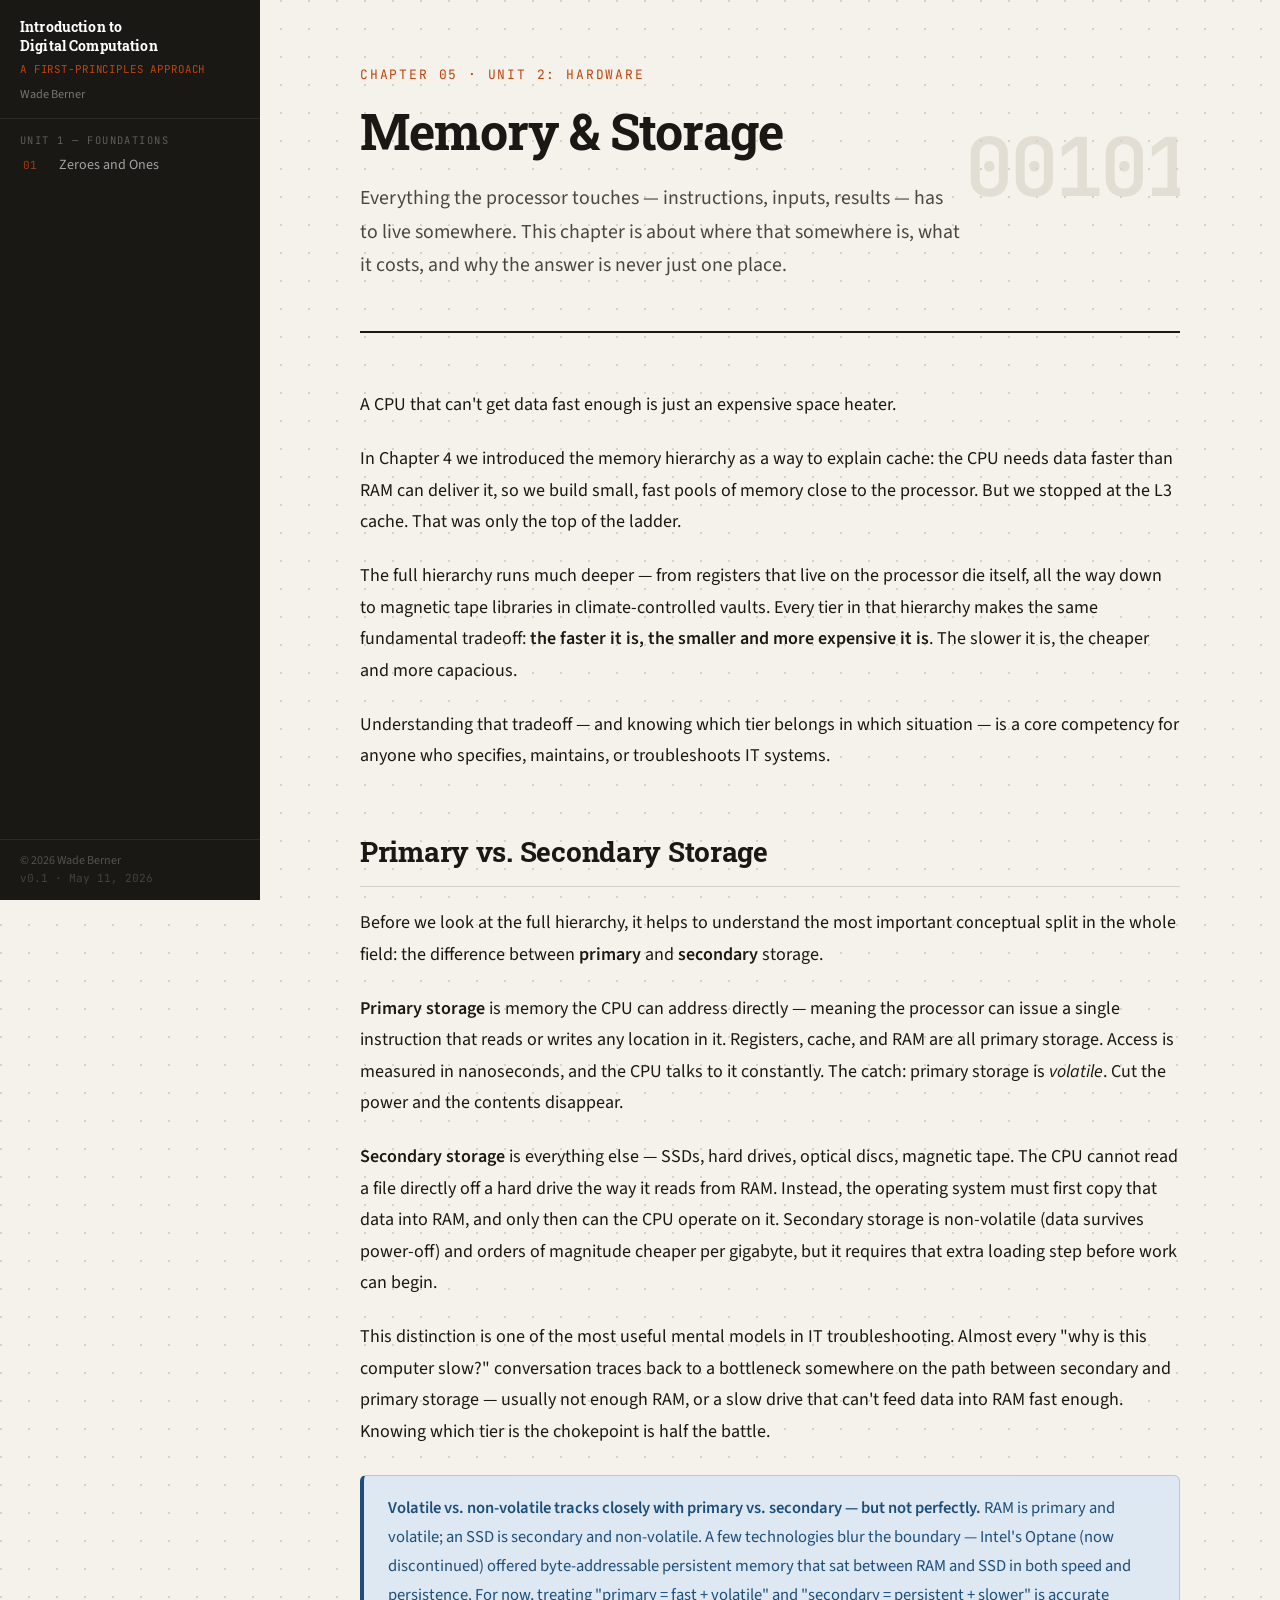
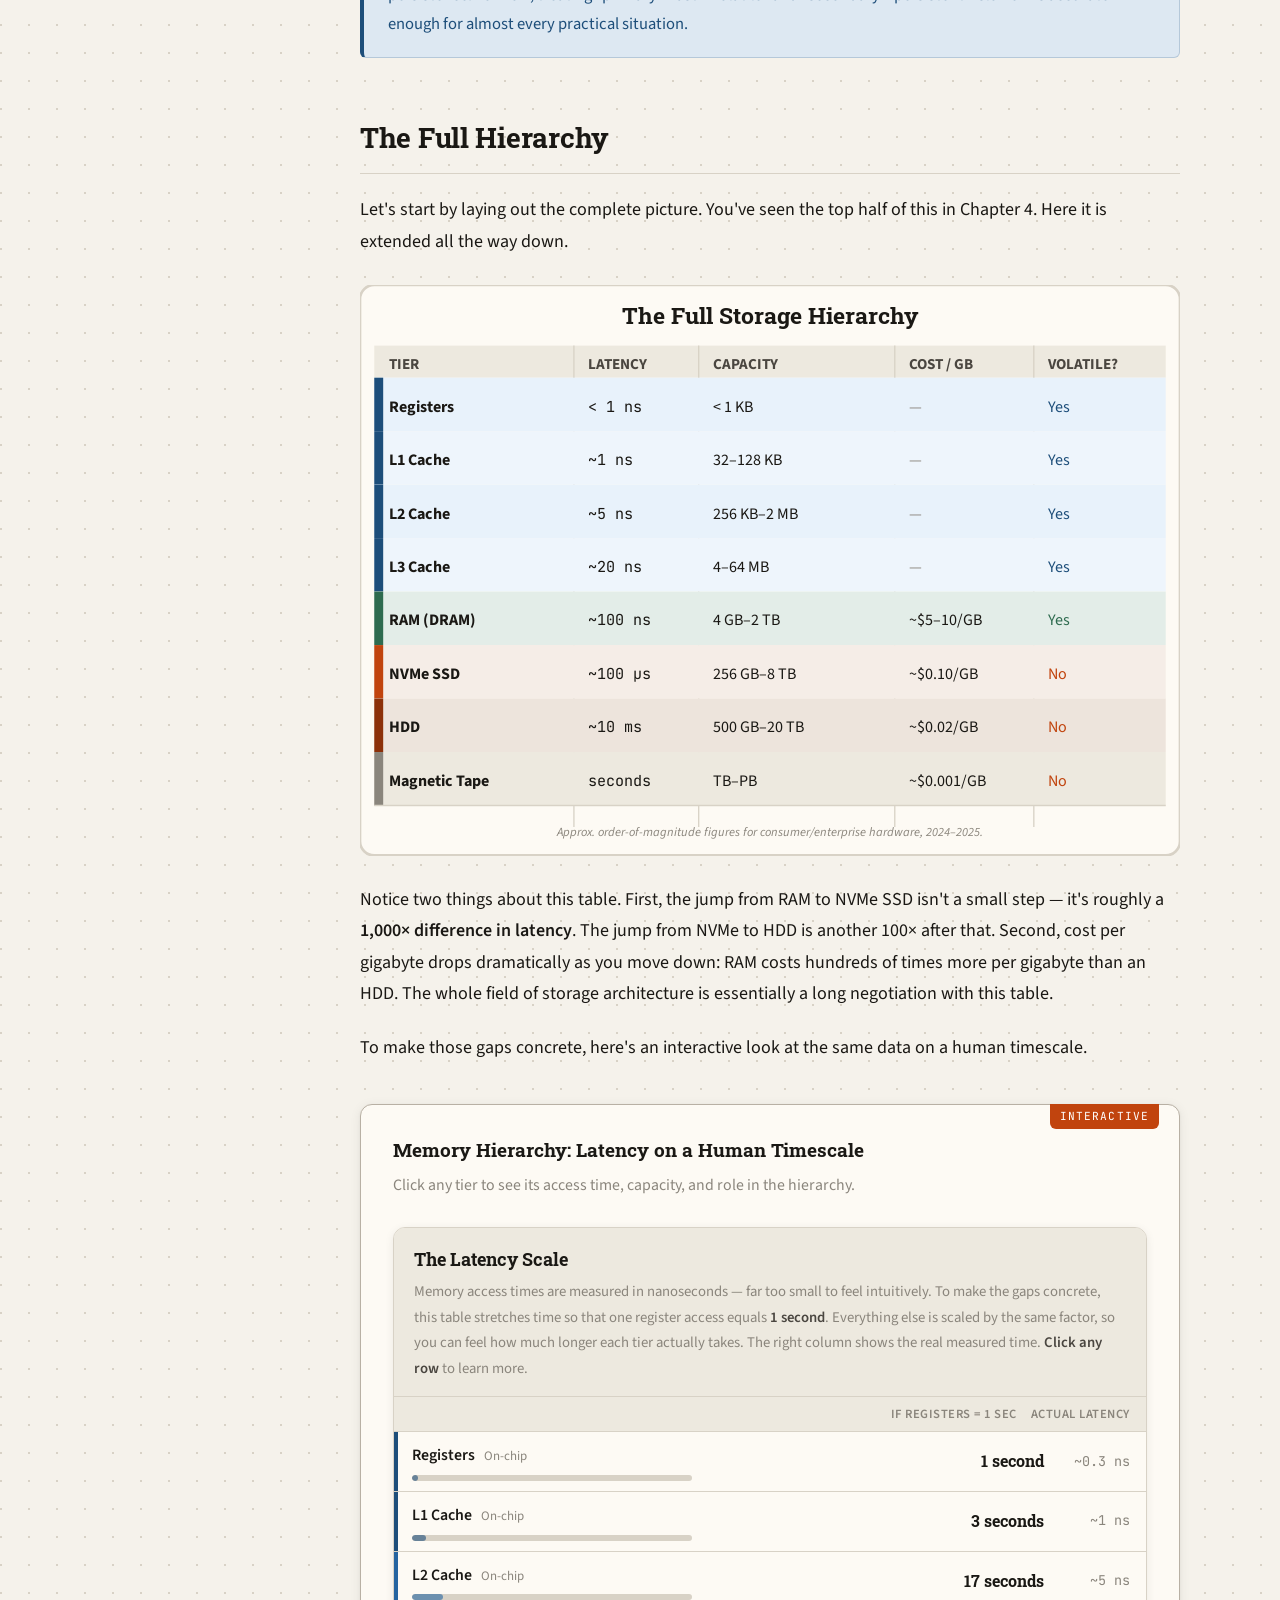
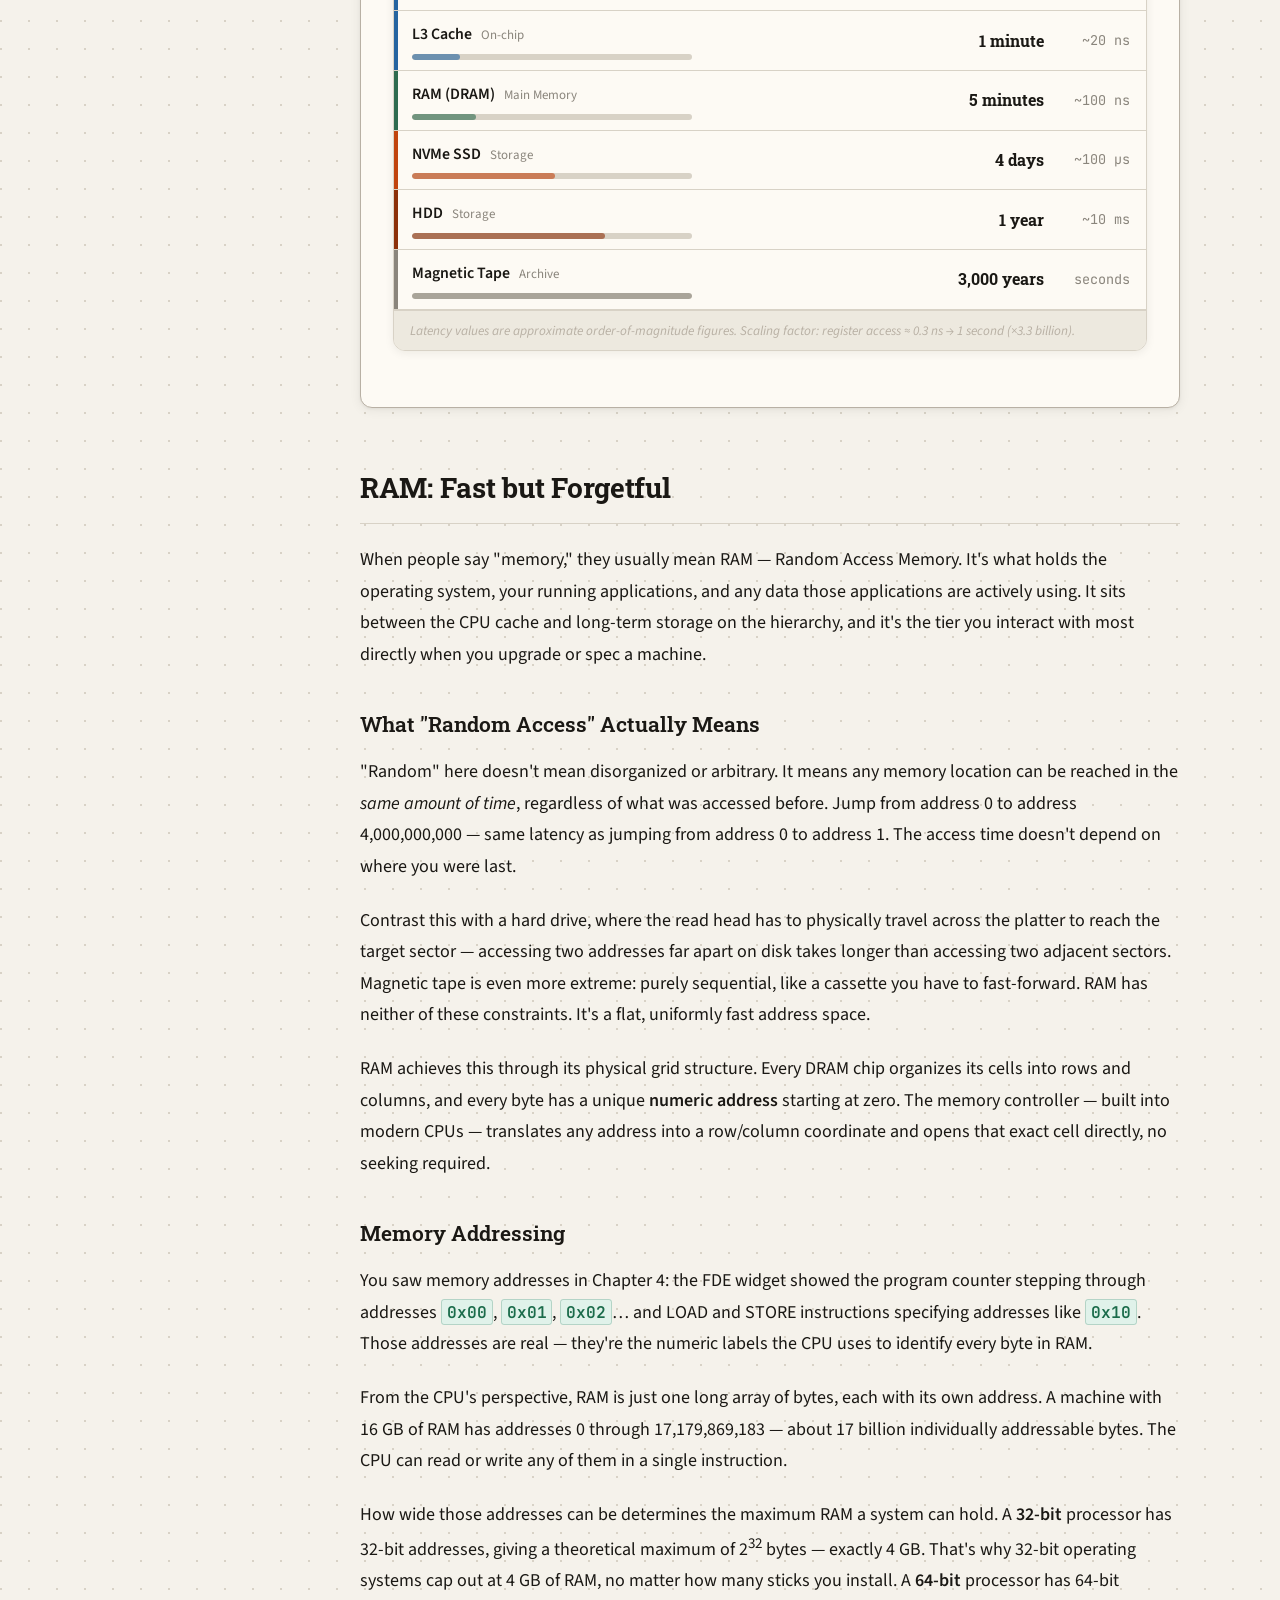
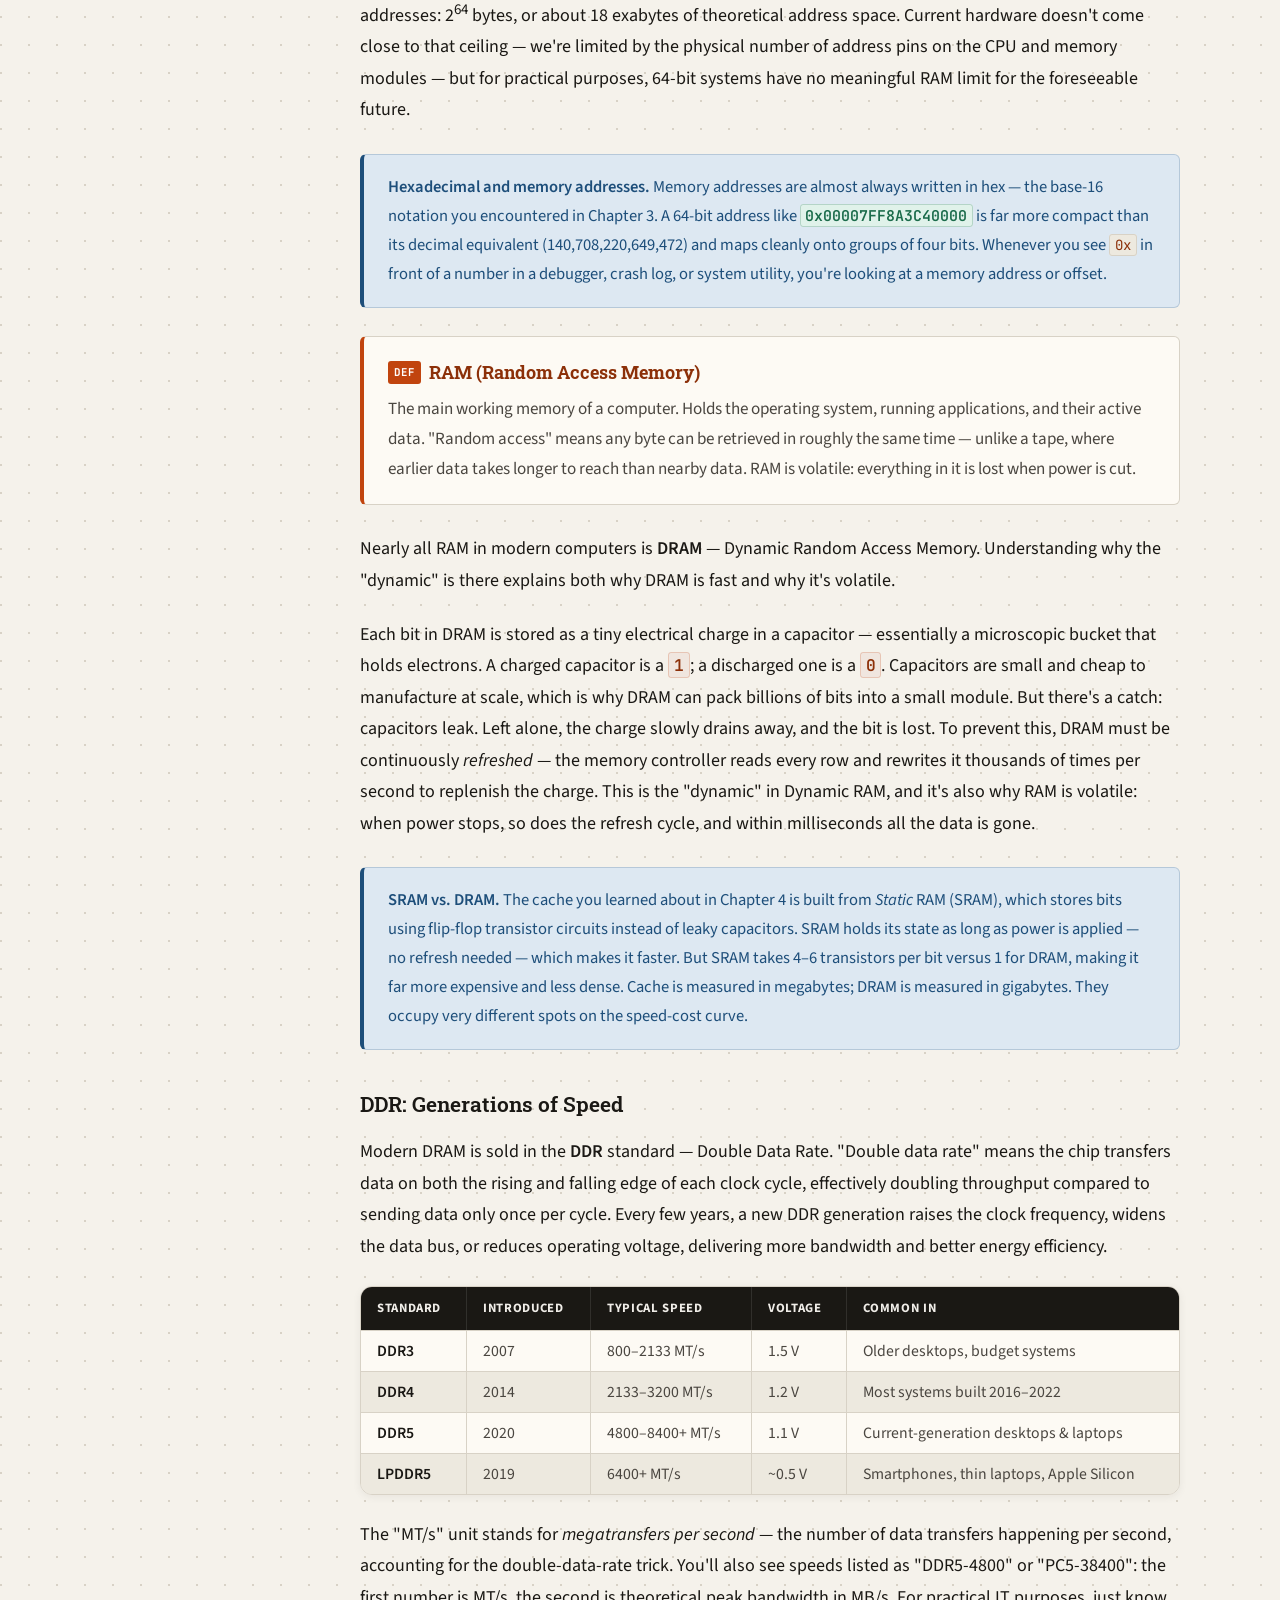
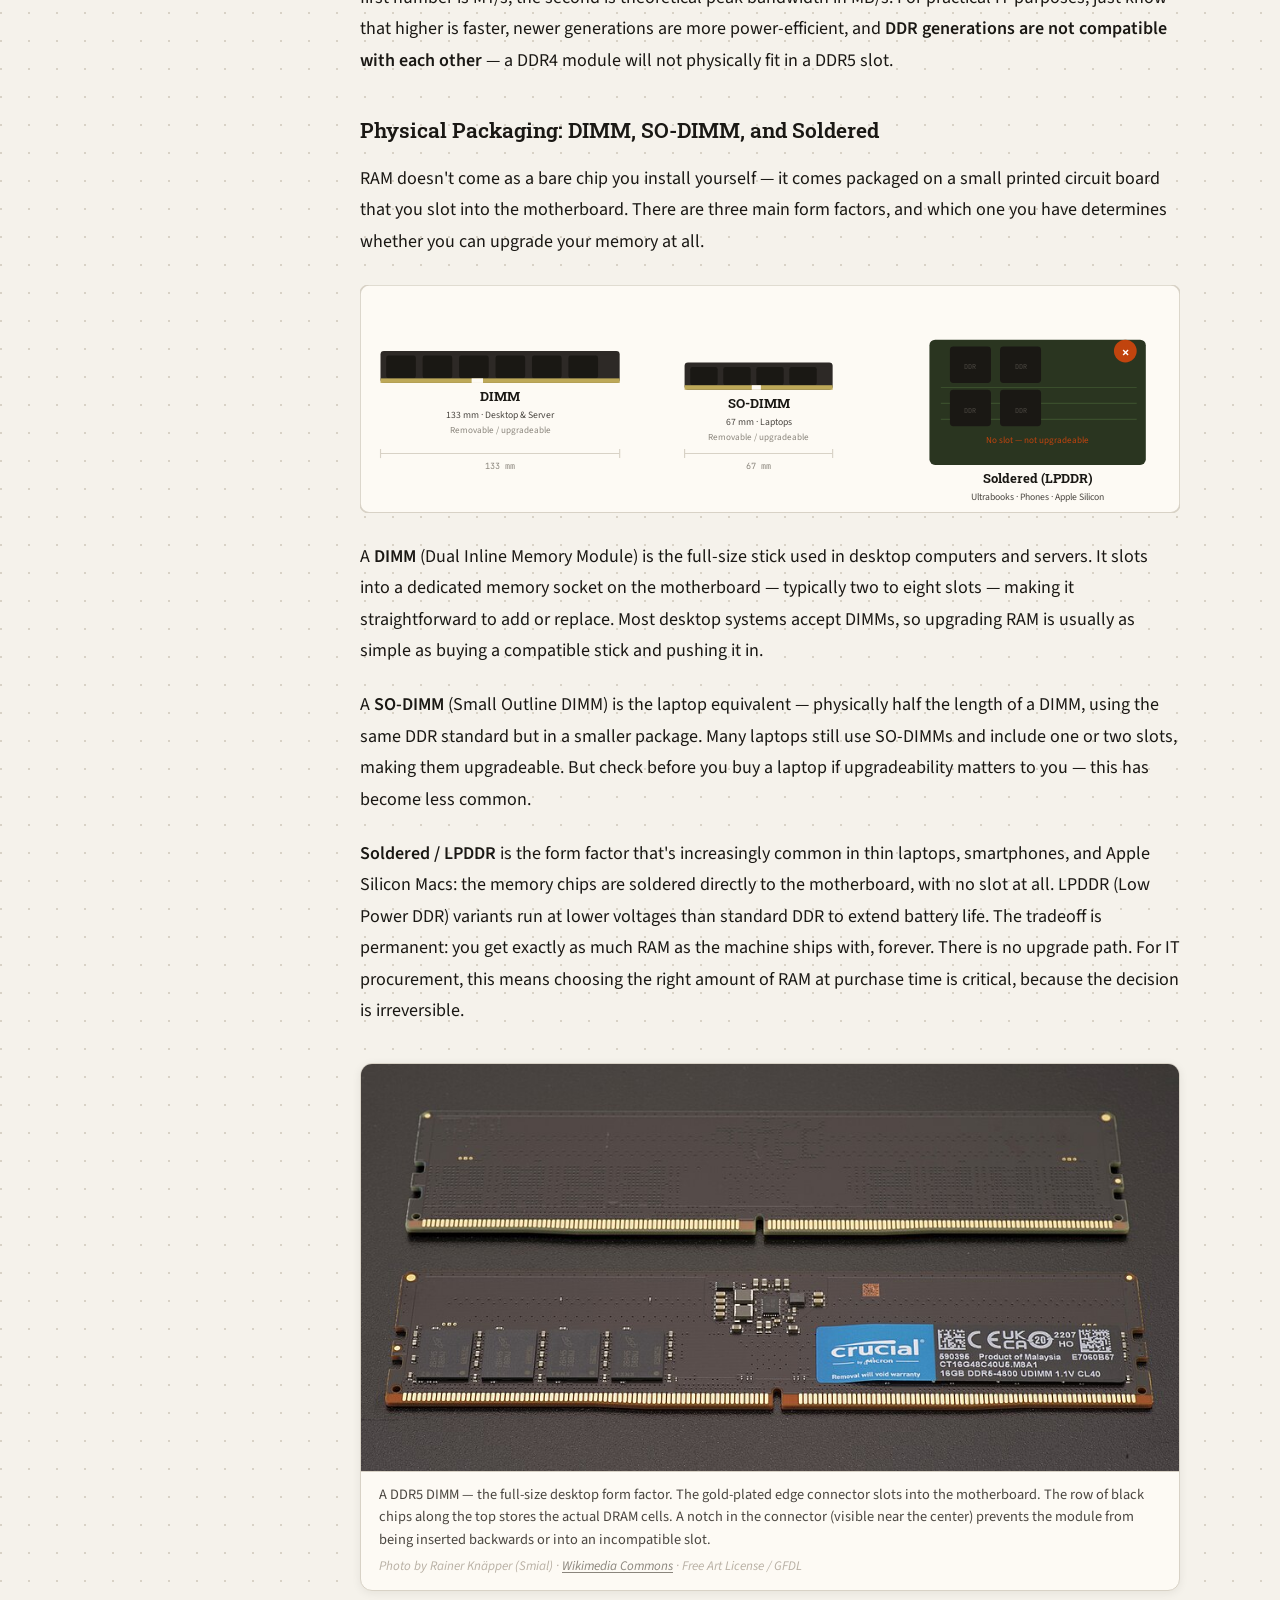
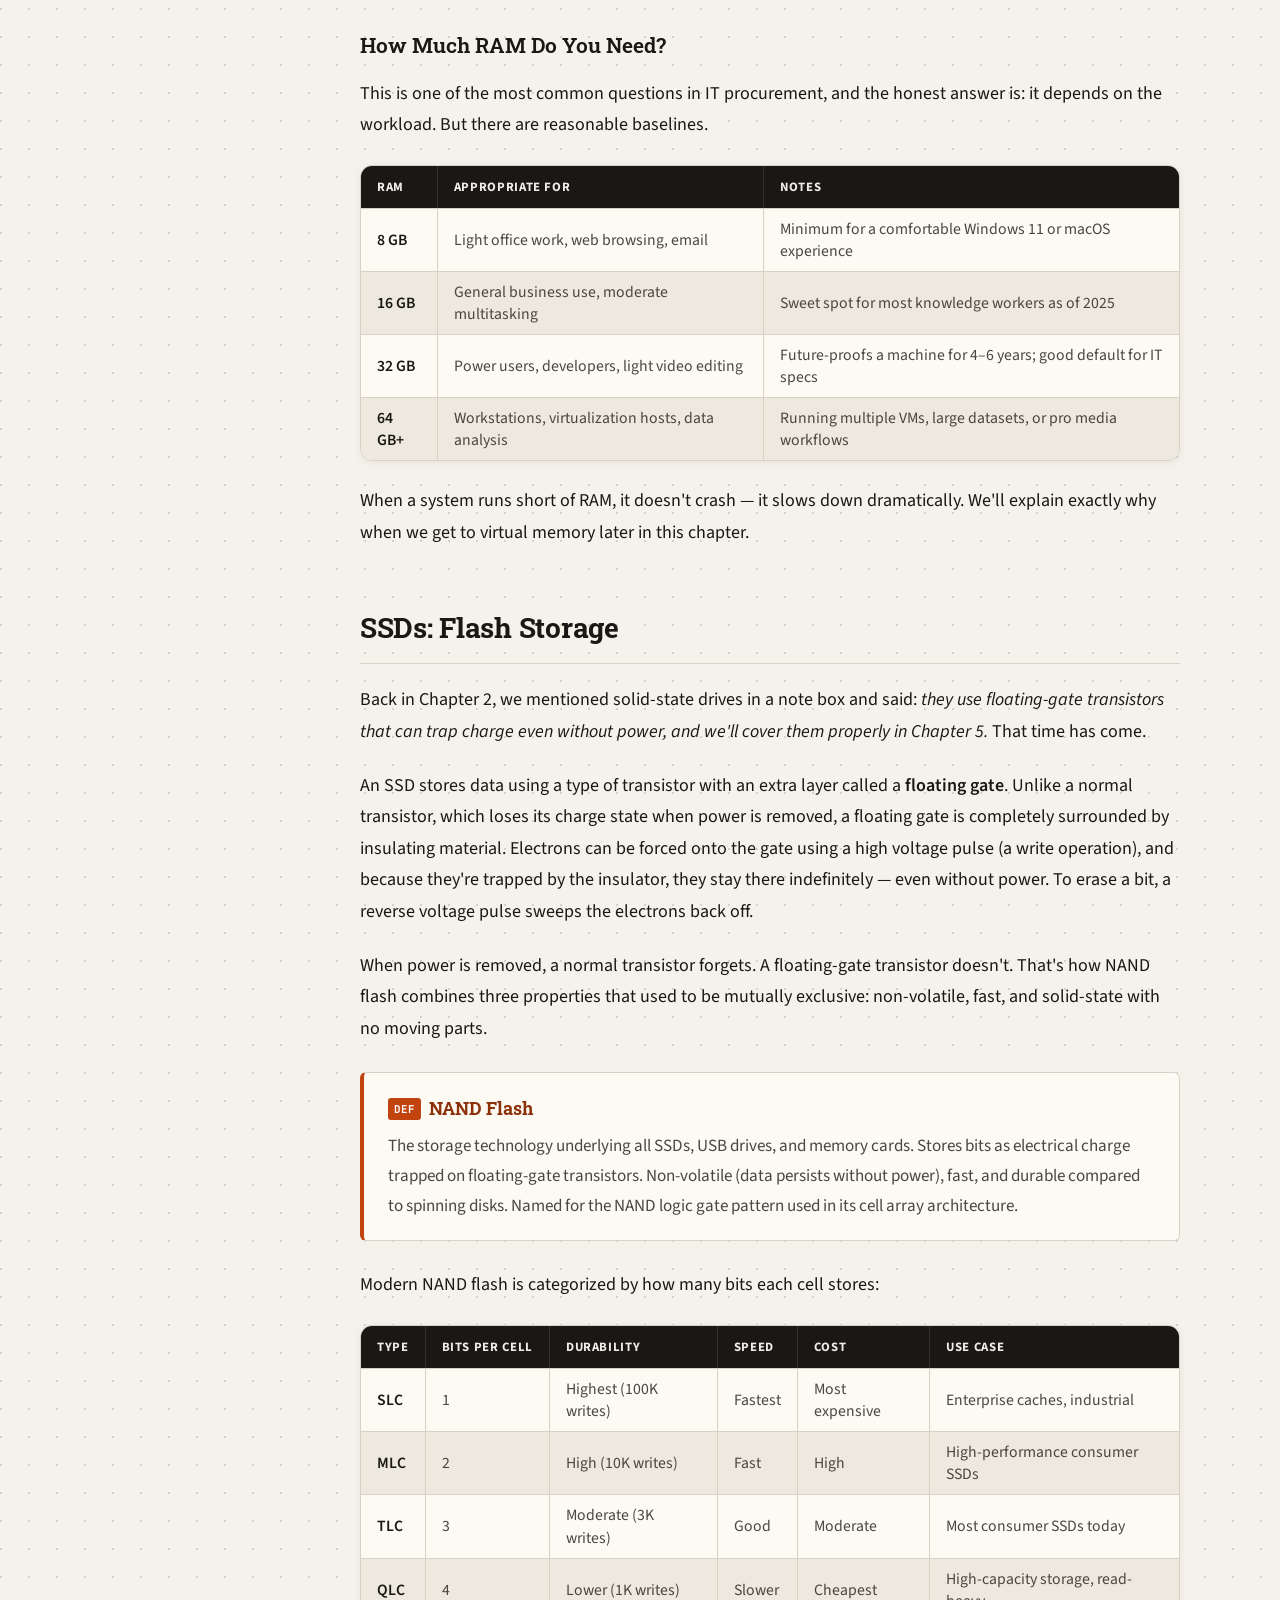
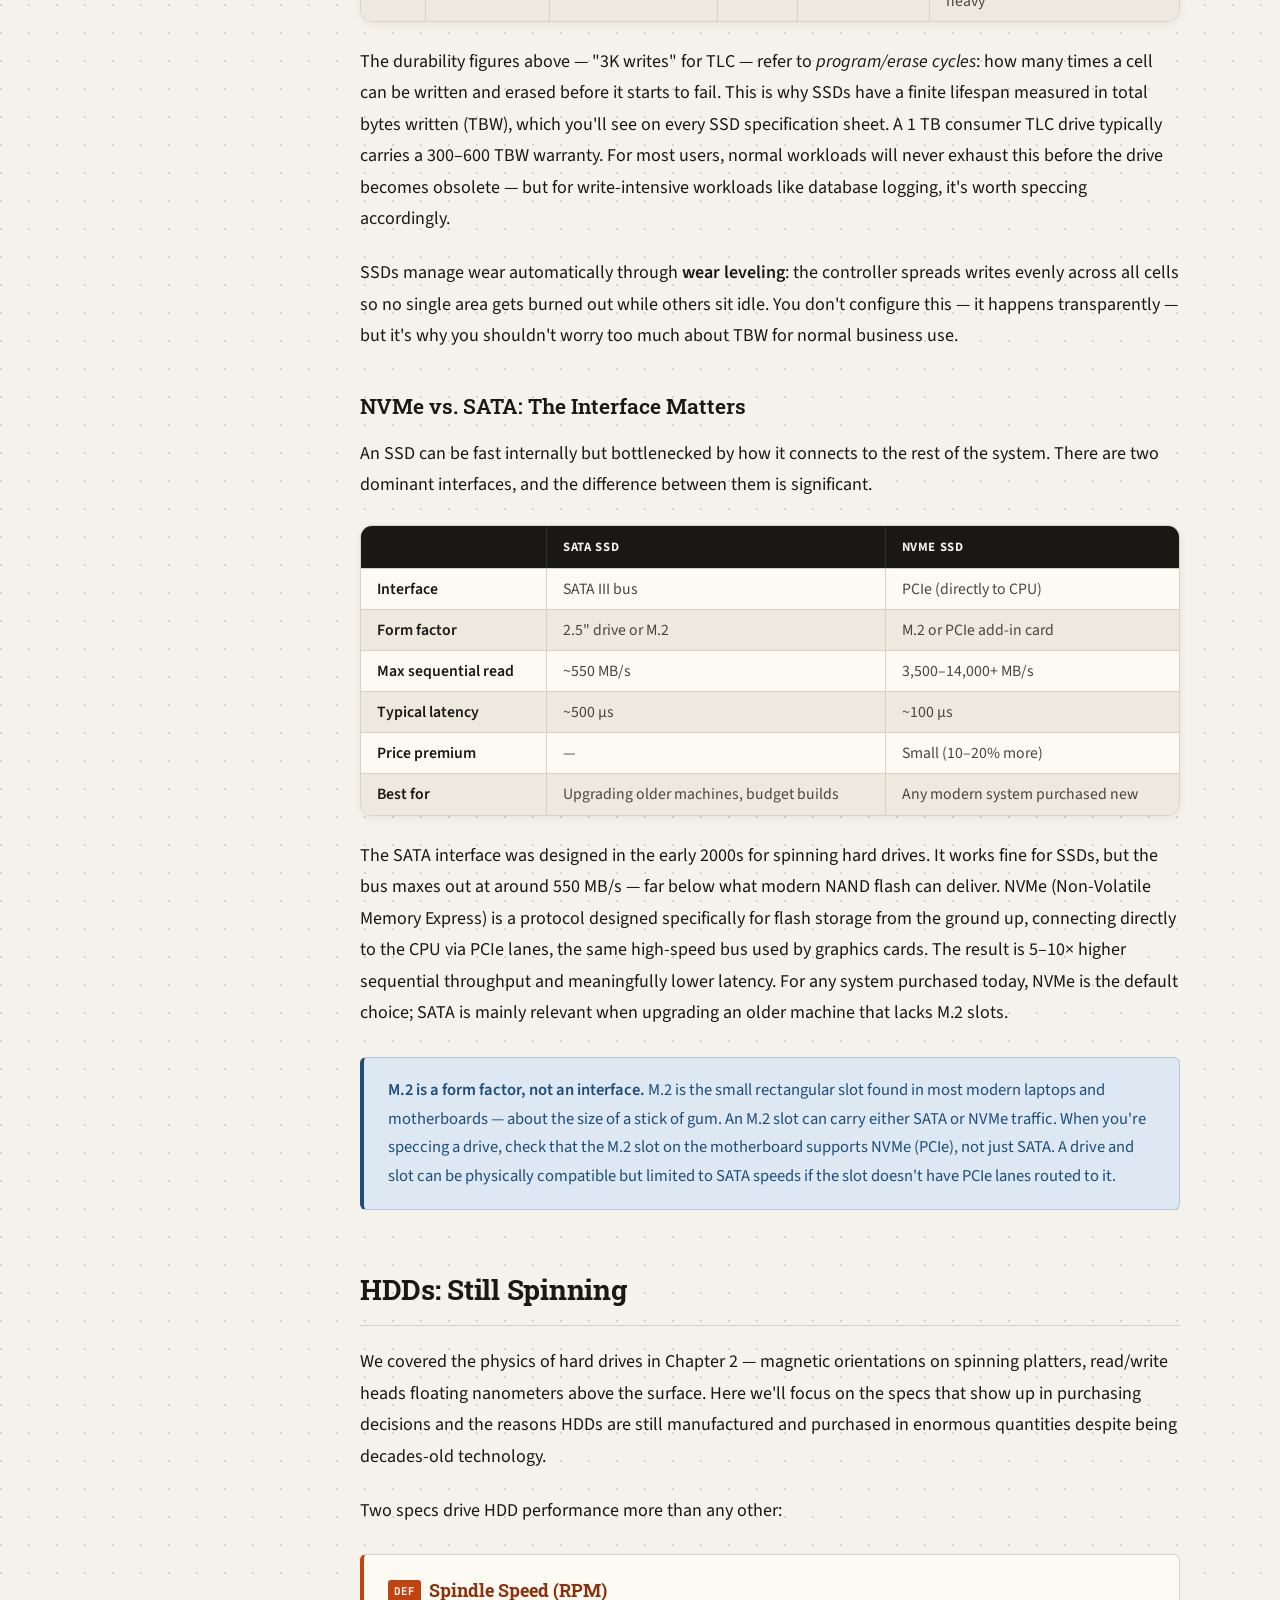
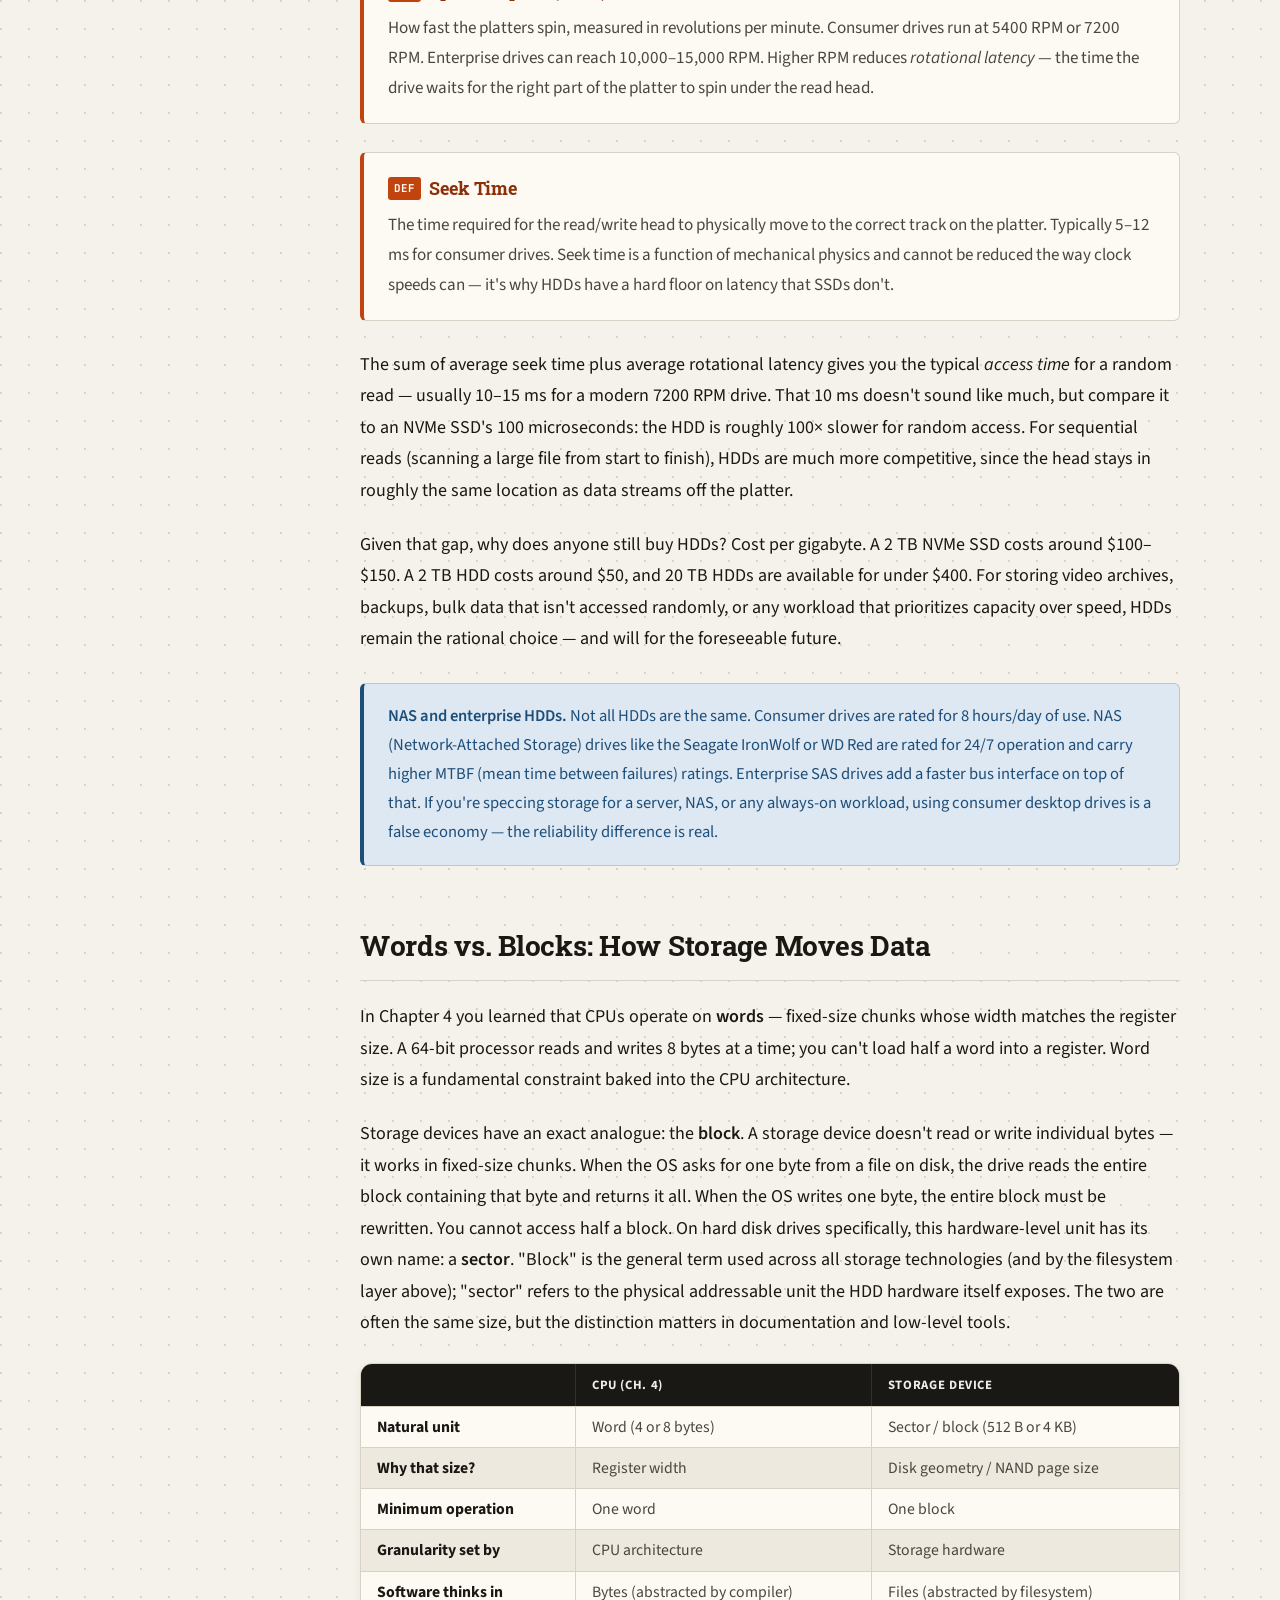
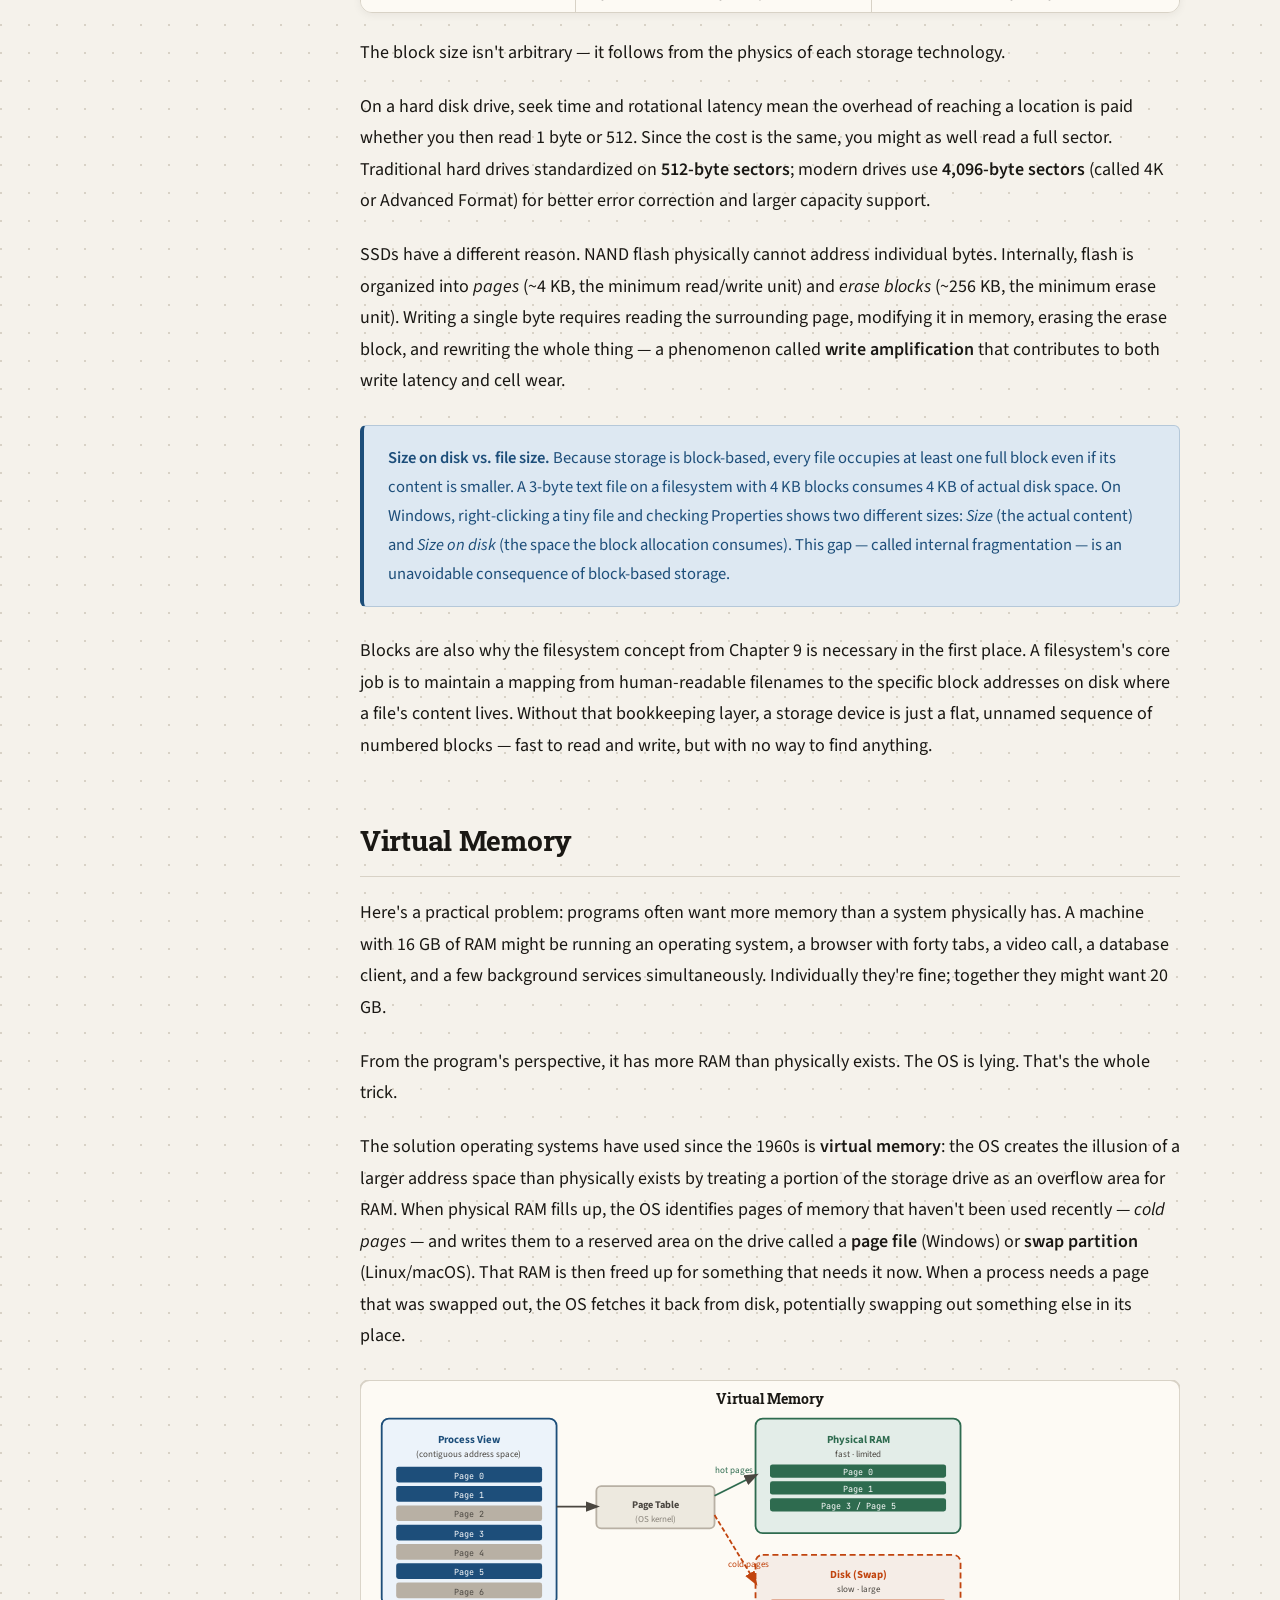
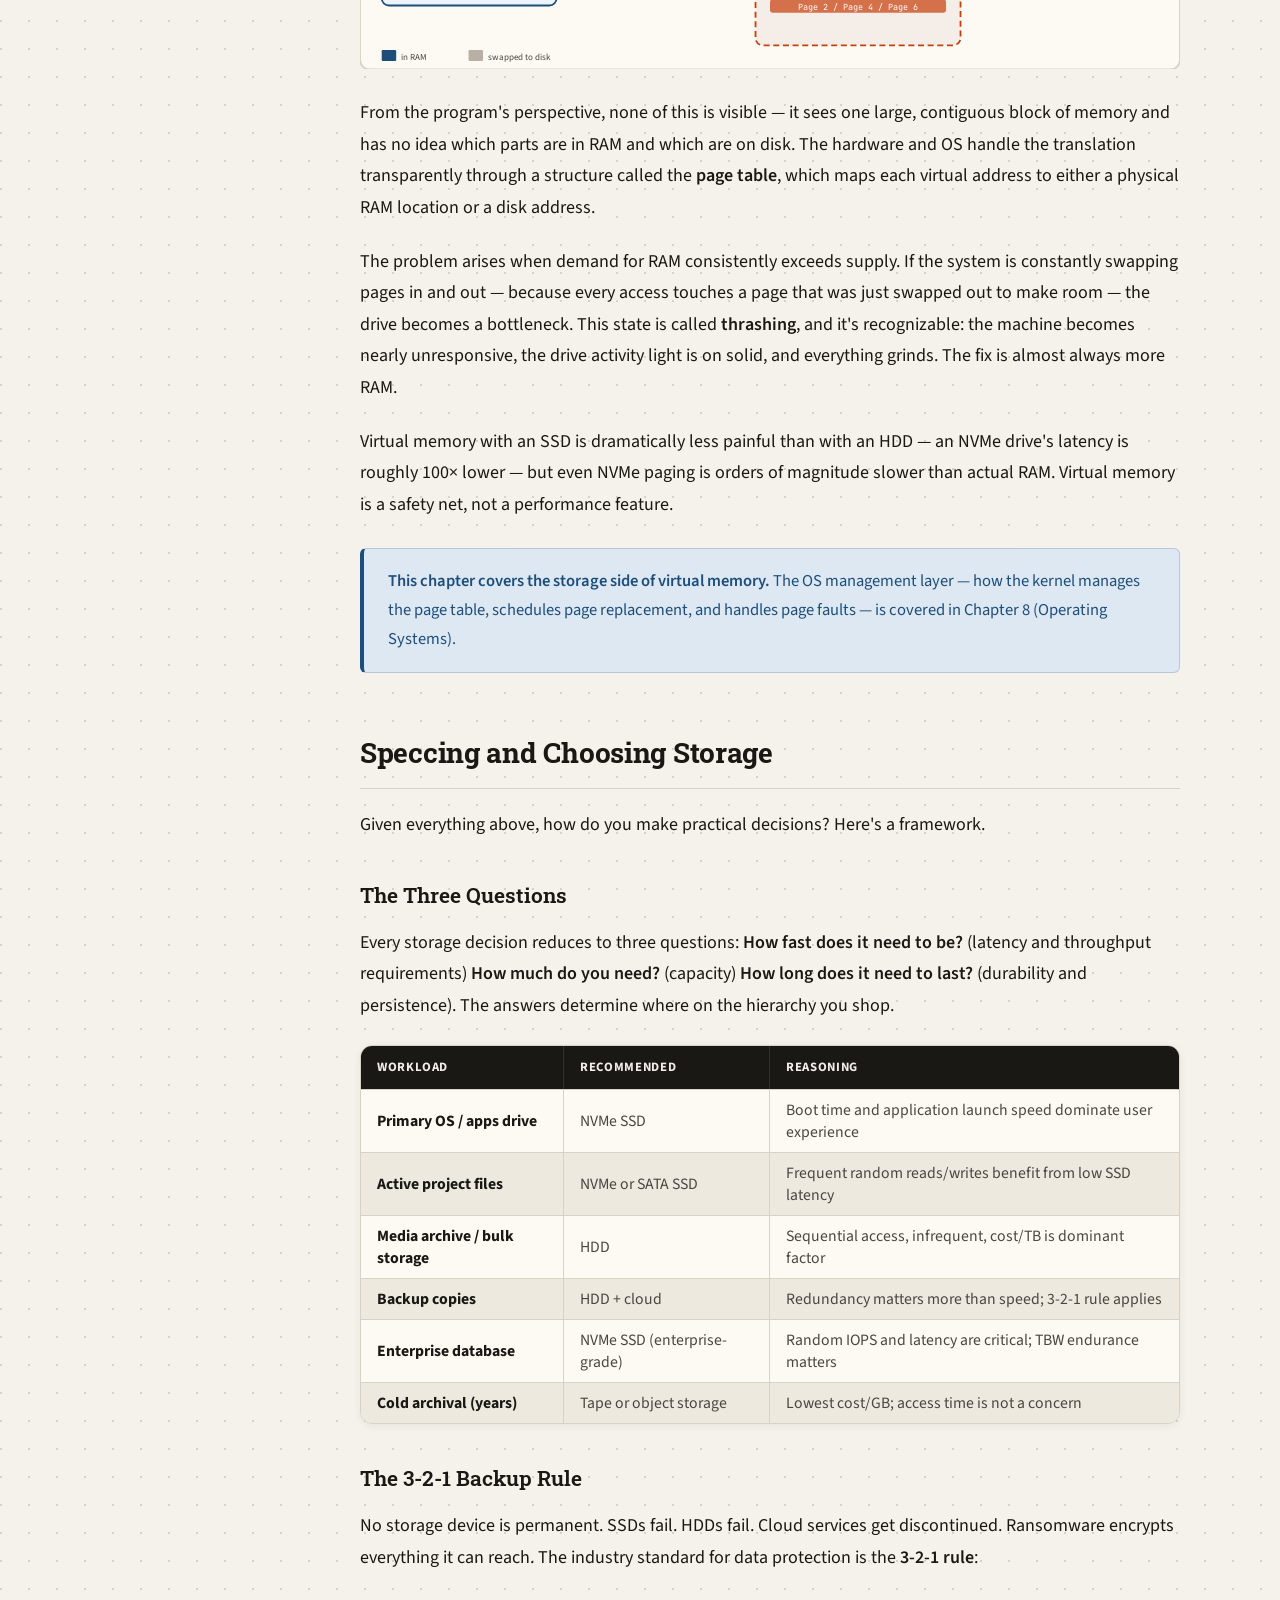
<file: chapters/ch05.html>
<!DOCTYPE html>
<html lang="en">
<head>
  <meta charset="UTF-8">
  <meta name="viewport" content="width=device-width, initial-scale=1.0">
  <title>Chapter 5: Memory &amp; Storage — Introduction to Digital Computation</title>
  <link rel="icon" href="../favicon.svg" type="image/svg+xml">
  <link rel="stylesheet" href="../css/main.css">
</head>
<body>

<div class="site-wrapper">

  <nav class="sidebar" aria-label="Book navigation">
    <div class="sidebar-logo">
      <a href="../index.html" class="book-title">Introduction to<br>Digital Computation</a>
      <div class="book-subtitle">A First-Principles Approach</div>
      <div class="book-author">Wade Berner</div>
    </div>
    <div class="nav-unit">
      <div class="nav-unit-label">Unit 1 — Foundations</div>
      <a href="ch01.html" class="nav-chapter"><span class="ch-num">01</span> Zeroes and Ones</a>
      <a href="ch02.html" class="nav-chapter"><span class="ch-num">02</span> Physical Bits</a>
      <a href="ch03.html" class="nav-chapter"><span class="ch-num">03</span> Data Representation</a>
    </div>
    <div class="nav-unit">
      <div class="nav-unit-label">Unit 2 — Hardware</div>
      <a href="ch04.html" class="nav-chapter"><span class="ch-num">04</span> Processors</a>
      <a href="ch05.html" class="nav-chapter active"><span class="ch-num">05</span> Memory &amp; Storage</a>
      <a href="ch06.html" class="nav-chapter"><span class="ch-num">06</span> I/O &amp; System Architecture</a>
    </div>
    <div class="nav-unit">
      <div class="nav-unit-label">Unit 3 — Software</div>
      <a href="ch07.html" class="nav-chapter"><span class="ch-num">07</span> System vs. Application Software</a>
      <a href="ch08.html" class="nav-chapter"><span class="ch-num">08</span> Operating Systems</a>
      <a href="ch09.html" class="nav-chapter"><span class="ch-num">09</span> File Systems &amp; Directory Services</a>
    </div>
    <div class="nav-unit">
      <div class="nav-unit-label">Unit 4 — Networks</div>
      <a href="ch10.html" class="nav-chapter"><span class="ch-num">10</span> Networking Fundamentals</a>
      <a href="ch11.html" class="nav-chapter"><span class="ch-num">11</span> Network Architecture &amp; Communication</a>
    </div>
    <div class="nav-unit">
      <div class="nav-unit-label">Unit 5 — Administration</div>
      <a href="ch12.html" class="nav-chapter"><span class="ch-num">12</span> System Administration</a>
      <a href="ch13.html" class="nav-chapter"><span class="ch-num">13</span> Virtualization &amp; Cloud</a>
      <a href="ch14.html" class="nav-chapter"><span class="ch-num">14</span> Putting It All Together</a>
    </div>
    <div class="sidebar-footer">&copy; 2026 Wade Berner<br><span class="sidebar-version">v0.1 &middot; May 11, 2026</span></div>
  </nav>

  <main class="main-content">

    <header class="chapter-header">
      <div class="chapter-eyebrow">Chapter 05 · Unit 2: Hardware</div>
      <h1 class="chapter-title">Memory &amp; Storage</h1>
      <div class="chapter-deco">00101</div>
      <p class="chapter-intro">Everything the processor touches — instructions, inputs, results — has to live somewhere. This chapter is about where that somewhere is, what it costs, and why the answer is never just one place.</p>
    </header>

    <article class="prose">

      <p>A CPU that can't get data fast enough is just an expensive space heater.</p>

      <p>In Chapter 4 we introduced the memory hierarchy as a way to explain cache: the CPU needs data faster than RAM can deliver it, so we build small, fast pools of memory close to the processor. But we stopped at the L3 cache. That was only the top of the ladder.</p>

      <p>The full hierarchy runs much deeper — from registers that live on the processor die itself, all the way down to magnetic tape libraries in climate-controlled vaults. Every tier in that hierarchy makes the same fundamental tradeoff: <strong>the faster it is, the smaller and more expensive it is</strong>. The slower it is, the cheaper and more capacious.</p>

      <p>Understanding that tradeoff — and knowing which tier belongs in which situation — is a core competency for anyone who specifies, maintains, or troubleshoots IT systems.</p>

      <!-- EDITOR NOTE: "Primary vs. Secondary Storage" section currently appears before the hierarchy table — consider whether moving it after would help readers see the full landscape first before learning the conceptual split. -->
      <h2>Primary vs. Secondary Storage</h2>

      <p>Before we look at the full hierarchy, it helps to understand the most important conceptual split in the whole field: the difference between <strong>primary</strong> and <strong>secondary</strong> storage.</p>

      <p><strong>Primary storage</strong> is memory the CPU can address directly — meaning the processor can issue a single instruction that reads or writes any location in it. Registers, cache, and RAM are all primary storage. Access is measured in nanoseconds, and the CPU talks to it constantly. The catch: primary storage is <em>volatile</em>. Cut the power and the contents disappear.</p>

      <p><strong>Secondary storage</strong> is everything else — SSDs, hard drives, optical discs, magnetic tape. The CPU cannot read a file directly off a hard drive the way it reads from RAM. Instead, the operating system must first copy that data into RAM, and only then can the CPU operate on it. Secondary storage is non-volatile (data survives power-off) and orders of magnitude cheaper per gigabyte, but it requires that extra loading step before work can begin.</p>

      <p>This distinction is one of the most useful mental models in IT troubleshooting. Almost every "why is this computer slow?" conversation traces back to a bottleneck somewhere on the path between secondary and primary storage — usually not enough RAM, or a slow drive that can't feed data into RAM fast enough. Knowing which tier is the chokepoint is half the battle.</p>

      <div class="note">
        <strong>Volatile vs. non-volatile tracks closely with primary vs. secondary — but not perfectly.</strong> RAM is primary and volatile; an SSD is secondary and non-volatile. A few technologies blur the boundary — Intel's Optane (now discontinued) offered byte-addressable persistent memory that sat between RAM and SSD in both speed and persistence. For now, treating "primary = fast + volatile" and "secondary = persistent + slower" is accurate enough for almost every practical situation.
      </div>

      <h2>The Full Hierarchy</h2>

      <p>Let's start by laying out the complete picture. You've seen the top half of this in Chapter 4. Here it is extended all the way down.</p>

      <!-- SVG: Full storage hierarchy table -->
      <svg viewBox="0 0 460 320" xmlns="http://www.w3.org/2000/svg" style="width:100%;height:auto;margin:28px 0;display:block;">
        <rect width="460" height="320" rx="8" fill="#FDFAF4" stroke="#D8D2C6" stroke-width="1.5"/>
        <text x="230" y="22" text-anchor="middle" font-family="'Roboto Slab',Georgia,serif" font-size="13" font-weight="700" fill="#1A1814">The Full Storage Hierarchy</text>

        <!-- Column header background -->
        <rect x="8" y="34" width="444" height="18" rx="0" fill="#EDE9DF"/>

        <!-- Column headers -->
        <text x="16" y="47" font-family="'Source Sans 3',sans-serif" font-size="8.5" font-weight="700" fill="#4A4640">TIER</text>
        <text x="128" y="47" font-family="'Source Sans 3',sans-serif" font-size="8.5" font-weight="700" fill="#4A4640">LATENCY</text>
        <text x="198" y="47" font-family="'Source Sans 3',sans-serif" font-size="8.5" font-weight="700" fill="#4A4640">CAPACITY</text>
        <text x="308" y="47" font-family="'Source Sans 3',sans-serif" font-size="8.5" font-weight="700" fill="#4A4640">COST / GB</text>
        <text x="386" y="47" font-family="'Source Sans 3',sans-serif" font-size="8.5" font-weight="700" fill="#4A4640">VOLATILE?</text>

        <!-- Column separator lines -->
        <line x1="120" y1="34" x2="120" y2="304" stroke="#D8D2C6" stroke-width="0.75"/>
        <line x1="190" y1="34" x2="190" y2="304" stroke="#D8D2C6" stroke-width="0.75"/>
        <line x1="300" y1="34" x2="300" y2="304" stroke="#D8D2C6" stroke-width="0.75"/>
        <line x1="378" y1="34" x2="378" y2="304" stroke="#D8D2C6" stroke-width="0.75"/>

        <!-- Row 1: Registers -->
        <rect x="8" y="52" width="444" height="30" fill="#E8F2FB"/>
        <rect x="8" y="52" width="5" height="30" fill="#1D4E7A"/>
        <text x="16" y="71" font-family="'Source Sans 3',sans-serif" font-size="9" font-weight="700" fill="#1A1814">Registers</text>
        <text x="128" y="71" font-family="'JetBrains Mono',monospace" font-size="8.5" fill="#1A1814">&lt; 1 ns</text>
        <text x="198" y="71" font-family="'Source Sans 3',sans-serif" font-size="9" fill="#1A1814">&lt; 1 KB</text>
        <text x="308" y="71" font-family="'Source Sans 3',sans-serif" font-size="9" fill="#8A857C">—</text>
        <text x="386" y="71" font-family="'Source Sans 3',sans-serif" font-size="9" fill="#1D4E7A">Yes</text>

        <!-- Row 2: L1 Cache -->
        <rect x="8" y="82" width="444" height="30" fill="#EEF5FC"/>
        <rect x="8" y="82" width="5" height="30" fill="#1D4E7A"/>
        <text x="16" y="101" font-family="'Source Sans 3',sans-serif" font-size="9" font-weight="700" fill="#1A1814">L1 Cache</text>
        <text x="128" y="101" font-family="'JetBrains Mono',monospace" font-size="8.5" fill="#1A1814">~1 ns</text>
        <text x="198" y="101" font-family="'Source Sans 3',sans-serif" font-size="9" fill="#1A1814">32–128 KB</text>
        <text x="308" y="101" font-family="'Source Sans 3',sans-serif" font-size="9" fill="#8A857C">—</text>
        <text x="386" y="101" font-family="'Source Sans 3',sans-serif" font-size="9" fill="#1D4E7A">Yes</text>

        <!-- Row 3: L2 Cache -->
        <rect x="8" y="112" width="444" height="30" fill="#E8F2FB"/>
        <rect x="8" y="112" width="5" height="30" fill="#1D4E7A"/>
        <text x="16" y="131" font-family="'Source Sans 3',sans-serif" font-size="9" font-weight="700" fill="#1A1814">L2 Cache</text>
        <text x="128" y="131" font-family="'JetBrains Mono',monospace" font-size="8.5" fill="#1A1814">~5 ns</text>
        <text x="198" y="131" font-family="'Source Sans 3',sans-serif" font-size="9" fill="#1A1814">256 KB–2 MB</text>
        <text x="308" y="131" font-family="'Source Sans 3',sans-serif" font-size="9" fill="#8A857C">—</text>
        <text x="386" y="131" font-family="'Source Sans 3',sans-serif" font-size="9" fill="#1D4E7A">Yes</text>

        <!-- Row 4: L3 Cache -->
        <rect x="8" y="142" width="444" height="30" fill="#EEF5FC"/>
        <rect x="8" y="142" width="5" height="30" fill="#1D4E7A"/>
        <text x="16" y="161" font-family="'Source Sans 3',sans-serif" font-size="9" font-weight="700" fill="#1A1814">L3 Cache</text>
        <text x="128" y="161" font-family="'JetBrains Mono',monospace" font-size="8.5" fill="#1A1814">~20 ns</text>
        <text x="198" y="161" font-family="'Source Sans 3',sans-serif" font-size="9" fill="#1A1814">4–64 MB</text>
        <text x="308" y="161" font-family="'Source Sans 3',sans-serif" font-size="9" fill="#8A857C">—</text>
        <text x="386" y="161" font-family="'Source Sans 3',sans-serif" font-size="9" fill="#1D4E7A">Yes</text>

        <!-- Row 5: RAM -->
        <rect x="8" y="172" width="444" height="30" fill="#E3EDE8"/>
        <rect x="8" y="172" width="5" height="30" fill="#2E6B4F"/>
        <text x="16" y="191" font-family="'Source Sans 3',sans-serif" font-size="9" font-weight="700" fill="#1A1814">RAM (DRAM)</text>
        <text x="128" y="191" font-family="'JetBrains Mono',monospace" font-size="8.5" fill="#1A1814">~100 ns</text>
        <text x="198" y="191" font-family="'Source Sans 3',sans-serif" font-size="9" fill="#1A1814">4 GB–2 TB</text>
        <text x="308" y="191" font-family="'Source Sans 3',sans-serif" font-size="9" fill="#1A1814">~$5–10/GB</text>
        <text x="386" y="191" font-family="'Source Sans 3',sans-serif" font-size="9" fill="#2E6B4F">Yes</text>

        <!-- Row 6: NVMe SSD -->
        <rect x="8" y="202" width="444" height="30" fill="#F5EDE7"/>
        <rect x="8" y="202" width="5" height="30" fill="#C1440E"/>
        <text x="16" y="221" font-family="'Source Sans 3',sans-serif" font-size="9" font-weight="700" fill="#1A1814">NVMe SSD</text>
        <text x="128" y="221" font-family="'JetBrains Mono',monospace" font-size="8.5" fill="#1A1814">~100 &#956;s</text>
        <text x="198" y="221" font-family="'Source Sans 3',sans-serif" font-size="9" fill="#1A1814">256 GB–8 TB</text>
        <text x="308" y="221" font-family="'Source Sans 3',sans-serif" font-size="9" fill="#1A1814">~$0.10/GB</text>
        <text x="386" y="221" font-family="'Source Sans 3',sans-serif" font-size="9" fill="#C1440E">No</text>

        <!-- Row 7: HDD -->
        <rect x="8" y="232" width="444" height="30" fill="#EDE4DC"/>
        <rect x="8" y="232" width="5" height="30" fill="#8C3009"/>
        <text x="16" y="251" font-family="'Source Sans 3',sans-serif" font-size="9" font-weight="700" fill="#1A1814">HDD</text>
        <text x="128" y="251" font-family="'JetBrains Mono',monospace" font-size="8.5" fill="#1A1814">~10 ms</text>
        <text x="198" y="251" font-family="'Source Sans 3',sans-serif" font-size="9" fill="#1A1814">500 GB–20 TB</text>
        <text x="308" y="251" font-family="'Source Sans 3',sans-serif" font-size="9" fill="#1A1814">~$0.02/GB</text>
        <text x="386" y="251" font-family="'Source Sans 3',sans-serif" font-size="9" fill="#C1440E">No</text>

        <!-- Row 8: Tape -->
        <rect x="8" y="262" width="444" height="30" fill="#EDE9DF"/>
        <rect x="8" y="262" width="5" height="30" fill="#8A857C"/>
        <text x="16" y="281" font-family="'Source Sans 3',sans-serif" font-size="9" font-weight="700" fill="#1A1814">Magnetic Tape</text>
        <text x="128" y="281" font-family="'JetBrains Mono',monospace" font-size="8.5" fill="#1A1814">seconds</text>
        <text x="198" y="281" font-family="'Source Sans 3',sans-serif" font-size="9" fill="#1A1814">TB–PB</text>
        <text x="308" y="281" font-family="'Source Sans 3',sans-serif" font-size="9" fill="#1A1814">~$0.001/GB</text>
        <text x="386" y="281" font-family="'Source Sans 3',sans-serif" font-size="9" fill="#C1440E">No</text>

        <!-- Bottom border -->
        <line x1="8" y1="292" x2="452" y2="292" stroke="#D8D2C6" stroke-width="0.75"/>

        <!-- Footnote -->
        <text x="230" y="309" text-anchor="middle" font-family="'Source Sans 3',sans-serif" font-size="7" font-style="italic" fill="#8A857C">Approx. order-of-magnitude figures for consumer/enterprise hardware, 2024–2025.</text>
      </svg>

      <p>Notice two things about this table. First, the jump from RAM to NVMe SSD isn't a small step — it's roughly a <strong>1,000× difference in latency</strong>. The jump from NVMe to HDD is another 100× after that. Second, cost per gigabyte drops dramatically as you move down: RAM costs hundreds of times more per gigabyte than an HDD. The whole field of storage architecture is essentially a long negotiation with this table.</p>

      <p>To make those gaps concrete, here's an interactive look at the same data on a human timescale.</p>

      <!-- Widget: storage latency scale -->
      <div class="widget-card" data-widget-name="Interactive">
        <div class="widget-title">Memory Hierarchy: Latency on a Human Timescale</div>
        <div class="widget-desc">Click any tier to see its access time, capacity, and role in the hierarchy.</div>
        <div data-widget="storage-latency"></div>
      </div>

      <h2>RAM: Fast but Forgetful</h2>

      <p>When people say "memory," they usually mean RAM — Random Access Memory. It's what holds the operating system, your running applications, and any data those applications are actively using. It sits between the CPU cache and long-term storage on the hierarchy, and it's the tier you interact with most directly when you upgrade or spec a machine.</p>

      <h3>What "Random Access" Actually Means</h3>

      <p>"Random" here doesn't mean disorganized or arbitrary. It means any memory location can be reached in the <em>same amount of time</em>, regardless of what was accessed before. Jump from address 0 to address 4,000,000,000 — same latency as jumping from address 0 to address 1. The access time doesn't depend on where you were last.</p>

      <p>Contrast this with a hard drive, where the read head has to physically travel across the platter to reach the target sector — accessing two addresses far apart on disk takes longer than accessing two adjacent sectors. Magnetic tape is even more extreme: purely sequential, like a cassette you have to fast-forward. RAM has neither of these constraints. It's a flat, uniformly fast address space.</p>

      <p>RAM achieves this through its physical grid structure. Every DRAM chip organizes its cells into rows and columns, and every byte has a unique <strong>numeric address</strong> starting at zero. The memory controller — built into modern CPUs — translates any address into a row/column coordinate and opens that exact cell directly, no seeking required.</p>

      <h3>Memory Addressing</h3>

      <p>You saw memory addresses in Chapter 4: the FDE widget showed the program counter stepping through addresses <span class="hex">0x00</span>, <span class="hex">0x01</span>, <span class="hex">0x02</span>… and LOAD and STORE instructions specifying addresses like <span class="hex">0x10</span>. Those addresses are real — they're the numeric labels the CPU uses to identify every byte in RAM.</p>

      <p>From the CPU's perspective, RAM is just one long array of bytes, each with its own address. A machine with 16 GB of RAM has addresses 0 through 17,179,869,183 — about 17 billion individually addressable bytes. The CPU can read or write any of them in a single instruction.</p>

      <p>How wide those addresses can be determines the maximum RAM a system can hold. A <strong>32-bit</strong> processor has 32-bit addresses, giving a theoretical maximum of 2<sup>32</sup> bytes — exactly 4 GB. That's why 32-bit operating systems cap out at 4 GB of RAM, no matter how many sticks you install. A <strong>64-bit</strong> processor has 64-bit addresses: 2<sup>64</sup> bytes, or about 18 exabytes of theoretical address space. Current hardware doesn't come close to that ceiling — we're limited by the physical number of address pins on the CPU and memory modules — but for practical purposes, 64-bit systems have no meaningful RAM limit for the foreseeable future.</p>

      <div class="note">
        <strong>Hexadecimal and memory addresses.</strong> Memory addresses are almost always written in hex — the base-16 notation you encountered in Chapter 3. A 64-bit address like <span class="hex">0x00007FF8A3C40000</span> is far more compact than its decimal equivalent (140,708,220,649,472) and maps cleanly onto groups of four bits. Whenever you see <code>0x</code> in front of a number in a debugger, crash log, or system utility, you're looking at a memory address or offset.
      </div>

      <div class="definition">
        <div class="def-term">RAM (Random Access Memory)</div>
        <p>The main working memory of a computer. Holds the operating system, running applications, and their active data. "Random access" means any byte can be retrieved in roughly the same time — unlike a tape, where earlier data takes longer to reach than nearby data. RAM is volatile: everything in it is lost when power is cut.</p>
      </div>

      <p>Nearly all RAM in modern computers is <strong>DRAM</strong> — Dynamic Random Access Memory. Understanding why the "dynamic" is there explains both why DRAM is fast and why it's volatile.</p>

      <p>Each bit in DRAM is stored as a tiny electrical charge in a capacitor — essentially a microscopic bucket that holds electrons. A charged capacitor is a <span class="bin">1</span>; a discharged one is a <span class="bin">0</span>. Capacitors are small and cheap to manufacture at scale, which is why DRAM can pack billions of bits into a small module. But there's a catch: capacitors leak. Left alone, the charge slowly drains away, and the bit is lost. To prevent this, DRAM must be continuously <em>refreshed</em> — the memory controller reads every row and rewrites it thousands of times per second to replenish the charge. This is the "dynamic" in Dynamic RAM, and it's also why RAM is volatile: when power stops, so does the refresh cycle, and within milliseconds all the data is gone.</p>

      <div class="note">
        <strong>SRAM vs. DRAM.</strong> The cache you learned about in Chapter 4 is built from <em>Static</em> RAM (SRAM), which stores bits using flip-flop transistor circuits instead of leaky capacitors. SRAM holds its state as long as power is applied — no refresh needed — which makes it faster. But SRAM takes 4–6 transistors per bit versus 1 for DRAM, making it far more expensive and less dense. Cache is measured in megabytes; DRAM is measured in gigabytes. They occupy very different spots on the speed-cost curve.
      </div>

      <h3>DDR: Generations of Speed</h3>

      <p>Modern DRAM is sold in the <strong>DDR</strong> standard — Double Data Rate. "Double data rate" means the chip transfers data on both the rising and falling edge of each clock cycle, effectively doubling throughput compared to sending data only once per cycle. Every few years, a new DDR generation raises the clock frequency, widens the data bus, or reduces operating voltage, delivering more bandwidth and better energy efficiency.</p>

      <table class="data-table">
        <thead>
          <tr>
            <th>Standard</th>
            <th>Introduced</th>
            <th>Typical Speed</th>
            <th>Voltage</th>
            <th>Common In</th>
          </tr>
        </thead>
        <tbody>
          <tr>
            <td><strong>DDR3</strong></td>
            <td>2007</td>
            <td>800–2133 MT/s</td>
            <td>1.5 V</td>
            <td>Older desktops, budget systems</td>
          </tr>
          <tr>
            <td><strong>DDR4</strong></td>
            <td>2014</td>
            <td>2133–3200 MT/s</td>
            <td>1.2 V</td>
            <td>Most systems built 2016–2022</td>
          </tr>
          <tr>
            <td><strong>DDR5</strong></td>
            <td>2020</td>
            <td>4800–8400+ MT/s</td>
            <td>1.1 V</td>
            <td>Current-generation desktops &amp; laptops</td>
          </tr>
          <tr>
            <td><strong>LPDDR5</strong></td>
            <td>2019</td>
            <td>6400+ MT/s</td>
            <td>~0.5 V</td>
            <td>Smartphones, thin laptops, Apple Silicon</td>
          </tr>
        </tbody>
      </table>

      <p>The "MT/s" unit stands for <em>megatransfers per second</em> — the number of data transfers happening per second, accounting for the double-data-rate trick. You'll also see speeds listed as "DDR5-4800" or "PC5-38400": the first number is MT/s, the second is theoretical peak bandwidth in MB/s. For practical IT purposes, just know that higher is faster, newer generations are more power-efficient, and <strong>DDR generations are not compatible with each other</strong> — a DDR4 module will not physically fit in a DDR5 slot.</p>

      <h3>Physical Packaging: DIMM, SO-DIMM, and Soldered</h3>

      <p>RAM doesn't come as a bare chip you install yourself — it comes packaged on a small printed circuit board that you slot into the motherboard. There are three main form factors, and which one you have determines whether you can upgrade your memory at all.</p>

      <!-- SVG: RAM form factors comparison -->
      <svg viewBox="0 0 720 200" xmlns="http://www.w3.org/2000/svg" style="width:100%;height:auto;margin:28px 0;display:block;">
        <rect width="720" height="200" rx="8" fill="#FDFAF4" stroke="#D8D2C6" stroke-width="1.5"/>

        <!-- DIMM (left panel, center x=120) -->
        <!-- PCB body -->
        <rect x="18" y="58" width="210" height="28" rx="3" fill="#2D2926"/>
        <!-- Memory chips (6) on PCB -->
        <rect x="23" y="62" width="26" height="20" rx="2" fill="#1A1814"/>
        <rect x="55" y="62" width="26" height="20" rx="2" fill="#1A1814"/>
        <rect x="87" y="62" width="26" height="20" rx="2" fill="#1A1814"/>
        <rect x="119" y="62" width="26" height="20" rx="2" fill="#1A1814"/>
        <rect x="151" y="62" width="26" height="20" rx="2" fill="#1A1814"/>
        <rect x="183" y="62" width="26" height="20" rx="2" fill="#1A1814"/>
        <!-- Gold edge connector -->
        <rect x="18" y="82" width="210" height="4" rx="0" fill="#BDA858"/>
        <!-- Notch in connector -->
        <rect x="98" y="82" width="10" height="4" fill="#FDFAF4"/>
        <!-- Labels -->
        <text x="123" y="102" text-anchor="middle" font-family="'Roboto Slab',Georgia,serif" font-size="11" font-weight="700" fill="#1A1814">DIMM</text>
        <text x="123" y="117" text-anchor="middle" font-family="'Source Sans 3',sans-serif" font-size="8.5" fill="#4A4640">133 mm · Desktop &amp; Server</text>
        <text x="123" y="130" text-anchor="middle" font-family="'Source Sans 3',sans-serif" font-size="8" fill="#8A857C">Removable / upgradeable</text>
        <!-- Dimension indicator -->
        <line x1="18" y1="148" x2="228" y2="148" stroke="#D8D2C6" stroke-width="1"/>
        <line x1="18" y1="144" x2="18" y2="152" stroke="#D8D2C6" stroke-width="1"/>
        <line x1="228" y1="144" x2="228" y2="152" stroke="#D8D2C6" stroke-width="1"/>
        <text x="123" y="162" text-anchor="middle" font-family="'JetBrains Mono',monospace" font-size="7.5" fill="#8A857C">133 mm</text>

        <!-- SO-DIMM (middle panel, center x=360) -->
        <rect x="285" y="68" width="130" height="24" rx="3" fill="#2D2926"/>
        <!-- Chips (4) -->
        <rect x="290" y="72" width="24" height="16" rx="2" fill="#1A1814"/>
        <rect x="319" y="72" width="24" height="16" rx="2" fill="#1A1814"/>
        <rect x="348" y="72" width="24" height="16" rx="2" fill="#1A1814"/>
        <rect x="377" y="72" width="24" height="16" rx="2" fill="#1A1814"/>
        <!-- Gold edge connector -->
        <rect x="285" y="88" width="130" height="4" fill="#BDA858"/>
        <!-- Notch -->
        <rect x="344" y="88" width="8" height="4" fill="#FDFAF4"/>
        <!-- Labels -->
        <text x="350" y="108" text-anchor="middle" font-family="'Roboto Slab',Georgia,serif" font-size="11" font-weight="700" fill="#1A1814">SO-DIMM</text>
        <text x="350" y="123" text-anchor="middle" font-family="'Source Sans 3',sans-serif" font-size="8.5" fill="#4A4640">67 mm · Laptops</text>
        <text x="350" y="136" text-anchor="middle" font-family="'Source Sans 3',sans-serif" font-size="8" fill="#8A857C">Removable / upgradeable</text>
        <!-- Dimension indicator -->
        <line x1="285" y1="148" x2="415" y2="148" stroke="#D8D2C6" stroke-width="1"/>
        <line x1="285" y1="144" x2="285" y2="152" stroke="#D8D2C6" stroke-width="1"/>
        <line x1="415" y1="144" x2="415" y2="152" stroke="#D8D2C6" stroke-width="1"/>
        <text x="350" y="162" text-anchor="middle" font-family="'JetBrains Mono',monospace" font-size="7.5" fill="#8A857C">67 mm</text>

        <!-- Soldered / LPDDR (right panel, center x=600) -->
        <!-- Motherboard section background -->
        <rect x="500" y="48" width="190" height="110" rx="5" fill="#2A3520"/>
        <!-- Trace lines (circuit board detail) -->
        <line x1="510" y1="90" x2="682" y2="90" stroke="#3A4E2C" stroke-width="1"/>
        <line x1="510" y1="104" x2="682" y2="104" stroke="#3A4E2C" stroke-width="1"/>
        <line x1="510" y1="118" x2="682" y2="118" stroke="#3A4E2C" stroke-width="1"/>
        <!-- 4 chips soldered directly (2×2 grid) -->
        <rect x="518" y="54" width="36" height="32" rx="3" fill="#1A1814"/>
        <rect x="562" y="54" width="36" height="32" rx="3" fill="#1A1814"/>
        <rect x="518" y="92" width="36" height="32" rx="3" fill="#1A1814"/>
        <rect x="562" y="92" width="36" height="32" rx="3" fill="#1A1814"/>
        <!-- Chip labels -->
        <text x="536" y="74" text-anchor="middle" font-family="'JetBrains Mono',monospace" font-size="6" fill="#4A4640">DDR</text>
        <text x="580" y="74" text-anchor="middle" font-family="'JetBrains Mono',monospace" font-size="6" fill="#4A4640">DDR</text>
        <text x="536" y="112" text-anchor="middle" font-family="'JetBrains Mono',monospace" font-size="6" fill="#4A4640">DDR</text>
        <text x="580" y="112" text-anchor="middle" font-family="'JetBrains Mono',monospace" font-size="6" fill="#4A4640">DDR</text>
        <!-- No-slot indicator: a red X badge -->
        <circle cx="672" cy="58" r="10" fill="#C1440E"/>
        <text x="672" y="63" text-anchor="middle" font-family="'Source Sans 3',sans-serif" font-size="12" font-weight="700" fill="white">&#215;</text>
        <!-- Labels -->
        <text x="595" y="174" text-anchor="middle" font-family="'Roboto Slab',Georgia,serif" font-size="11" font-weight="700" fill="#1A1814">Soldered (LPDDR)</text>
        <text x="595" y="189" text-anchor="middle" font-family="'Source Sans 3',sans-serif" font-size="8.5" fill="#4A4640">Ultrabooks · Phones · Apple Silicon</text>
        <!-- "No slot" label -->
        <text x="595" y="139" text-anchor="middle" font-family="'Source Sans 3',sans-serif" font-size="8" fill="#C1440E">No slot — not upgradeable</text>
      </svg>

      <p>A <strong>DIMM</strong> (Dual Inline Memory Module) is the full-size stick used in desktop computers and servers. It slots into a dedicated memory socket on the motherboard — typically two to eight slots — making it straightforward to add or replace. Most desktop systems accept DIMMs, so upgrading RAM is usually as simple as buying a compatible stick and pushing it in.</p>

      <p>A <strong>SO-DIMM</strong> (Small Outline DIMM) is the laptop equivalent — physically half the length of a DIMM, using the same DDR standard but in a smaller package. Many laptops still use SO-DIMMs and include one or two slots, making them upgradeable. But check before you buy a laptop if upgradeability matters to you — this has become less common.</p>

      <p><strong>Soldered / LPDDR</strong> is the form factor that's increasingly common in thin laptops, smartphones, and Apple Silicon Macs: the memory chips are soldered directly to the motherboard, with no slot at all. LPDDR (Low Power DDR) variants run at lower voltages than standard DDR to extend battery life. The tradeoff is permanent: you get exactly as much RAM as the machine ships with, forever. There is no upgrade path. For IT procurement, this means choosing the right amount of RAM at purchase time is critical, because the decision is irreversible.</p>

      <figure class="chapter-photo">
        <img src="../img/ch05-ram-dimm.jpg" alt="A DDR5 RAM DIMM module showing the memory chips along the top edge and the gold edge connector along the bottom">
        <figcaption>
          A DDR5 DIMM — the full-size desktop form factor. The gold-plated edge connector slots into the motherboard. The row of black chips along the top stores the actual DRAM cells. A notch in the connector (visible near the center) prevents the module from being inserted backwards or into an incompatible slot.
          <span class="photo-credit">Photo by Rainer Knäpper (Smial) · <a href="https://commons.wikimedia.org/wiki/File:DDR5_SDRAM_IMGP6295_smial_wp.jpg" target="_blank" rel="noopener">Wikimedia Commons</a> · Free Art License / GFDL</span>
        </figcaption>
      </figure>

      <h3>How Much RAM Do You Need?</h3>

      <p>This is one of the most common questions in IT procurement, and the honest answer is: it depends on the workload. But there are reasonable baselines.</p>

      <table class="data-table">
        <thead>
          <tr>
            <th>RAM</th>
            <th>Appropriate For</th>
            <th>Notes</th>
          </tr>
        </thead>
        <tbody>
          <tr>
            <td><strong>8 GB</strong></td>
            <td>Light office work, web browsing, email</td>
            <td>Minimum for a comfortable Windows 11 or macOS experience</td>
          </tr>
          <tr>
            <td><strong>16 GB</strong></td>
            <td>General business use, moderate multitasking</td>
            <td>Sweet spot for most knowledge workers as of 2025</td>
          </tr>
          <tr>
            <td><strong>32 GB</strong></td>
            <td>Power users, developers, light video editing</td>
            <td>Future-proofs a machine for 4–6 years; good default for IT specs</td>
          </tr>
          <tr>
            <td><strong>64 GB+</strong></td>
            <td>Workstations, virtualization hosts, data analysis</td>
            <td>Running multiple VMs, large datasets, or pro media workflows</td>
          </tr>
        </tbody>
      </table>

      <p>When a system runs short of RAM, it doesn't crash — it slows down dramatically. We'll explain exactly why when we get to virtual memory later in this chapter.</p>

      <h2>SSDs: Flash Storage</h2>

      <p>Back in Chapter 2, we mentioned solid-state drives in a note box and said: <em>they use floating-gate transistors that can trap charge even without power, and we'll cover them properly in Chapter 5.</em> That time has come.</p>

      <p>An SSD stores data using a type of transistor with an extra layer called a <strong>floating gate</strong>. Unlike a normal transistor, which loses its charge state when power is removed, a floating gate is completely surrounded by insulating material. Electrons can be forced onto the gate using a high voltage pulse (a write operation), and because they're trapped by the insulator, they stay there indefinitely — even without power. To erase a bit, a reverse voltage pulse sweeps the electrons back off.</p>

      <p>When power is removed, a normal transistor forgets. A floating-gate transistor doesn't. That's how NAND flash combines three properties that used to be mutually exclusive: non-volatile, fast, and solid-state with no moving parts.</p>

      <div class="definition">
        <div class="def-term">NAND Flash</div>
        <p>The storage technology underlying all SSDs, USB drives, and memory cards. Stores bits as electrical charge trapped on floating-gate transistors. Non-volatile (data persists without power), fast, and durable compared to spinning disks. Named for the NAND logic gate pattern used in its cell array architecture.</p>
      </div>

      <p>Modern NAND flash is categorized by how many bits each cell stores:</p>

      <table class="data-table">
        <thead>
          <tr>
            <th>Type</th>
            <th>Bits per Cell</th>
            <th>Durability</th>
            <th>Speed</th>
            <th>Cost</th>
            <th>Use Case</th>
          </tr>
        </thead>
        <tbody>
          <tr>
            <td><strong>SLC</strong></td>
            <td>1</td>
            <td>Highest (100K writes)</td>
            <td>Fastest</td>
            <td>Most expensive</td>
            <td>Enterprise caches, industrial</td>
          </tr>
          <tr>
            <td><strong>MLC</strong></td>
            <td>2</td>
            <td>High (10K writes)</td>
            <td>Fast</td>
            <td>High</td>
            <td>High-performance consumer SSDs</td>
          </tr>
          <tr>
            <td><strong>TLC</strong></td>
            <td>3</td>
            <td>Moderate (3K writes)</td>
            <td>Good</td>
            <td>Moderate</td>
            <td>Most consumer SSDs today</td>
          </tr>
          <tr>
            <td><strong>QLC</strong></td>
            <td>4</td>
            <td>Lower (1K writes)</td>
            <td>Slower</td>
            <td>Cheapest</td>
            <td>High-capacity storage, read-heavy</td>
          </tr>
        </tbody>
      </table>

      <p>The durability figures above — "3K writes" for TLC — refer to <em>program/erase cycles</em>: how many times a cell can be written and erased before it starts to fail. This is why SSDs have a finite lifespan measured in total bytes written (TBW), which you'll see on every SSD specification sheet. A 1 TB consumer TLC drive typically carries a 300–600 TBW warranty. For most users, normal workloads will never exhaust this before the drive becomes obsolete — but for write-intensive workloads like database logging, it's worth speccing accordingly.</p>

      <p>SSDs manage wear automatically through <strong>wear leveling</strong>: the controller spreads writes evenly across all cells so no single area gets burned out while others sit idle. You don't configure this — it happens transparently — but it's why you shouldn't worry too much about TBW for normal business use.</p>

      <h3>NVMe vs. SATA: The Interface Matters</h3>

      <p>An SSD can be fast internally but bottlenecked by how it connects to the rest of the system. There are two dominant interfaces, and the difference between them is significant.</p>

      <table class="data-table">
        <thead>
          <tr>
            <th></th>
            <th>SATA SSD</th>
            <th>NVMe SSD</th>
          </tr>
        </thead>
        <tbody>
          <tr>
            <td><strong>Interface</strong></td>
            <td>SATA III bus</td>
            <td>PCIe (directly to CPU)</td>
          </tr>
          <tr>
            <td><strong>Form factor</strong></td>
            <td>2.5" drive or M.2</td>
            <td>M.2 or PCIe add-in card</td>
          </tr>
          <tr>
            <td><strong>Max sequential read</strong></td>
            <td>~550 MB/s</td>
            <td>3,500–14,000+ MB/s</td>
          </tr>
          <tr>
            <td><strong>Typical latency</strong></td>
            <td>~500 &#956;s</td>
            <td>~100 &#956;s</td>
          </tr>
          <tr>
            <td><strong>Price premium</strong></td>
            <td>—</td>
            <td>Small (10–20% more)</td>
          </tr>
          <tr>
            <td><strong>Best for</strong></td>
            <td>Upgrading older machines, budget builds</td>
            <td>Any modern system purchased new</td>
          </tr>
        </tbody>
      </table>

      <p>The SATA interface was designed in the early 2000s for spinning hard drives. It works fine for SSDs, but the bus maxes out at around 550 MB/s — far below what modern NAND flash can deliver. NVMe (Non-Volatile Memory Express) is a protocol designed specifically for flash storage from the ground up, connecting directly to the CPU via PCIe lanes, the same high-speed bus used by graphics cards. The result is 5–10× higher sequential throughput and meaningfully lower latency. For any system purchased today, NVMe is the default choice; SATA is mainly relevant when upgrading an older machine that lacks M.2 slots.</p>

      <div class="note">
        <strong>M.2 is a form factor, not an interface.</strong> M.2 is the small rectangular slot found in most modern laptops and motherboards — about the size of a stick of gum. An M.2 slot can carry either SATA or NVMe traffic. When you're speccing a drive, check that the M.2 slot on the motherboard supports NVMe (PCIe), not just SATA. A drive and slot can be physically compatible but limited to SATA speeds if the slot doesn't have PCIe lanes routed to it.
      </div>

      <h2>HDDs: Still Spinning</h2>

      <p>We covered the physics of hard drives in Chapter 2 — magnetic orientations on spinning platters, read/write heads floating nanometers above the surface. Here we'll focus on the specs that show up in purchasing decisions and the reasons HDDs are still manufactured and purchased in enormous quantities despite being decades-old technology.</p>

      <p>Two specs drive HDD performance more than any other:</p>

      <div class="definition">
        <div class="def-term">Spindle Speed (RPM)</div>
        <p>How fast the platters spin, measured in revolutions per minute. Consumer drives run at 5400 RPM or 7200 RPM. Enterprise drives can reach 10,000–15,000 RPM. Higher RPM reduces <em>rotational latency</em> — the time the drive waits for the right part of the platter to spin under the read head.</p>
      </div>

      <div class="definition">
        <div class="def-term">Seek Time</div>
        <p>The time required for the read/write head to physically move to the correct track on the platter. Typically 5–12 ms for consumer drives. Seek time is a function of mechanical physics and cannot be reduced the way clock speeds can — it's why HDDs have a hard floor on latency that SSDs don't.</p>
      </div>

      <p>The sum of average seek time plus average rotational latency gives you the typical <em>access time</em> for a random read — usually 10–15 ms for a modern 7200 RPM drive. That 10 ms doesn't sound like much, but compare it to an NVMe SSD's 100 microseconds: the HDD is roughly 100× slower for random access. For sequential reads (scanning a large file from start to finish), HDDs are much more competitive, since the head stays in roughly the same location as data streams off the platter.</p>

      <p>Given that gap, why does anyone still buy HDDs? Cost per gigabyte. A 2 TB NVMe SSD costs around $100–$150. A 2 TB HDD costs around $50, and 20 TB HDDs are available for under $400. For storing video archives, backups, bulk data that isn't accessed randomly, or any workload that prioritizes capacity over speed, HDDs remain the rational choice — and will for the foreseeable future.</p>

      <div class="note">
        <strong>NAS and enterprise HDDs.</strong> Not all HDDs are the same. Consumer drives are rated for 8 hours/day of use. NAS (Network-Attached Storage) drives like the Seagate IronWolf or WD Red are rated for 24/7 operation and carry higher MTBF (mean time between failures) ratings. Enterprise SAS drives add a faster bus interface on top of that. If you're speccing storage for a server, NAS, or any always-on workload, using consumer desktop drives is a false economy — the reliability difference is real.
      </div>

      <h2>Words vs. Blocks: How Storage Moves Data</h2>

      <p>In Chapter 4 you learned that CPUs operate on <strong>words</strong> — fixed-size chunks whose width matches the register size. A 64-bit processor reads and writes 8 bytes at a time; you can't load half a word into a register. Word size is a fundamental constraint baked into the CPU architecture.</p>

      <p>Storage devices have an exact analogue: the <strong>block</strong>. A storage device doesn't read or write individual bytes — it works in fixed-size chunks. When the OS asks for one byte from a file on disk, the drive reads the entire block containing that byte and returns it all. When the OS writes one byte, the entire block must be rewritten. You cannot access half a block. On hard disk drives specifically, this hardware-level unit has its own name: a <strong>sector</strong>. "Block" is the general term used across all storage technologies (and by the filesystem layer above); "sector" refers to the physical addressable unit the HDD hardware itself exposes. The two are often the same size, but the distinction matters in documentation and low-level tools.</p>

      <table class="data-table">
        <thead>
          <tr>
            <th></th>
            <th>CPU (Ch. 4)</th>
            <th>Storage Device</th>
          </tr>
        </thead>
        <tbody>
          <tr><td>Natural unit</td><td>Word (4 or 8 bytes)</td><td>Sector / block (512 B or 4 KB)</td></tr>
          <tr><td>Why that size?</td><td>Register width</td><td>Disk geometry / NAND page size</td></tr>
          <tr><td>Minimum operation</td><td>One word</td><td>One block</td></tr>
          <tr><td>Granularity set by</td><td>CPU architecture</td><td>Storage hardware</td></tr>
          <tr><td>Software thinks in</td><td>Bytes (abstracted by compiler)</td><td>Files (abstracted by filesystem)</td></tr>
        </tbody>
      </table>

      <p>The block size isn't arbitrary — it follows from the physics of each storage technology.</p>

      <p>On a hard disk drive, seek time and rotational latency mean the overhead of reaching a location is paid whether you then read 1 byte or 512. Since the cost is the same, you might as well read a full sector. Traditional hard drives standardized on <strong>512-byte sectors</strong>; modern drives use <strong>4,096-byte sectors</strong> (called 4K or Advanced Format) for better error correction and larger capacity support.</p>

      <p>SSDs have a different reason. NAND flash physically cannot address individual bytes. Internally, flash is organized into <em>pages</em> (~4 KB, the minimum read/write unit) and <em>erase blocks</em> (~256 KB, the minimum erase unit). Writing a single byte requires reading the surrounding page, modifying it in memory, erasing the erase block, and rewriting the whole thing — a phenomenon called <strong>write amplification</strong> that contributes to both write latency and cell wear.</p>

      <div class="note">
        <strong>Size on disk vs. file size.</strong> Because storage is block-based, every file occupies at least one full block even if its content is smaller. A 3-byte text file on a filesystem with 4 KB blocks consumes 4 KB of actual disk space. On Windows, right-clicking a tiny file and checking Properties shows two different sizes: <em>Size</em> (the actual content) and <em>Size on disk</em> (the space the block allocation consumes). This gap — called internal fragmentation — is an unavoidable consequence of block-based storage.
      </div>

      <p>Blocks are also why the filesystem concept from Chapter 9 is necessary in the first place. A filesystem's core job is to maintain a mapping from human-readable filenames to the specific block addresses on disk where a file's content lives. Without that bookkeeping layer, a storage device is just a flat, unnamed sequence of numbered blocks — fast to read and write, but with no way to find anything.</p>

      <h2>Virtual Memory</h2>

      <p>Here's a practical problem: programs often want more memory than a system physically has. A machine with 16 GB of RAM might be running an operating system, a browser with forty tabs, a video call, a database client, and a few background services simultaneously. Individually they're fine; together they might want 20 GB.</p>

      <p>From the program's perspective, it has more RAM than physically exists. The OS is lying. That's the whole trick.</p>

      <p>The solution operating systems have used since the 1960s is <strong>virtual memory</strong>: the OS creates the illusion of a larger address space than physically exists by treating a portion of the storage drive as an overflow area for RAM. When physical RAM fills up, the OS identifies pages of memory that haven't been used recently — <em>cold pages</em> — and writes them to a reserved area on the drive called a <strong>page file</strong> (Windows) or <strong>swap partition</strong> (Linux/macOS). That RAM is then freed up for something that needs it now. When a process needs a page that was swapped out, the OS fetches it back from disk, potentially swapping out something else in its place.</p>

      <!-- SVG: Virtual memory diagram -->
      <svg viewBox="0 0 680 240" xmlns="http://www.w3.org/2000/svg" style="width:100%;height:auto;margin:28px 0;display:block;">
        <defs>
          <marker id="arr-vm" markerWidth="8" markerHeight="8" refX="6" refY="3" orient="auto">
            <path d="M0,0 L0,6 L8,3 z" fill="#4A4640"/>
          </marker>
          <marker id="arr-vm-r" markerWidth="8" markerHeight="8" refX="6" refY="3" orient="auto">
            <path d="M0,0 L0,6 L8,3 z" fill="#C1440E"/>
          </marker>
        </defs>

        <rect width="680" height="240" rx="8" fill="#FDFAF4" stroke="#D8D2C6" stroke-width="1.5"/>
        <text x="340" y="20" text-anchor="middle" font-family="'Roboto Slab',Georgia,serif" font-size="12" font-weight="700" fill="#1A1814">Virtual Memory</text>

        <!-- Virtual address space box (left) -->
        <rect x="18" y="32" width="145" height="155" rx="6" fill="#ECF3FA" stroke="#1D4E7A" stroke-width="1.5"/>
        <text x="90" y="52" text-anchor="middle" font-family="'Source Sans 3',sans-serif" font-size="9" font-weight="700" fill="#1D4E7A">Process View</text>
        <text x="90" y="64" text-anchor="middle" font-family="'Source Sans 3',sans-serif" font-size="7.5" fill="#4A4640">(contiguous address space)</text>
        <!-- Pages: 4 blue (in RAM), 3 orange (on disk) -->
        <rect x="30" y="72" width="121" height="13" rx="2" fill="#1D4E7A"/><text x="90" y="82" text-anchor="middle" font-family="'JetBrains Mono',monospace" font-size="7" fill="white">Page 0</text>
        <rect x="30" y="88" width="121" height="13" rx="2" fill="#1D4E7A"/><text x="90" y="98" text-anchor="middle" font-family="'JetBrains Mono',monospace" font-size="7" fill="white">Page 1</text>
        <rect x="30" y="104" width="121" height="13" rx="2" fill="#B8B0A4"/><text x="90" y="114" text-anchor="middle" font-family="'JetBrains Mono',monospace" font-size="7" fill="#4A4640">Page 2</text>
        <rect x="30" y="120" width="121" height="13" rx="2" fill="#1D4E7A"/><text x="90" y="130" text-anchor="middle" font-family="'JetBrains Mono',monospace" font-size="7" fill="white">Page 3</text>
        <rect x="30" y="136" width="121" height="13" rx="2" fill="#B8B0A4"/><text x="90" y="146" text-anchor="middle" font-family="'JetBrains Mono',monospace" font-size="7" fill="#4A4640">Page 4</text>
        <rect x="30" y="152" width="121" height="13" rx="2" fill="#1D4E7A"/><text x="90" y="162" text-anchor="middle" font-family="'JetBrains Mono',monospace" font-size="7" fill="white">Page 5</text>
        <rect x="30" y="168" width="121" height="13" rx="2" fill="#B8B0A4"/><text x="90" y="178" text-anchor="middle" font-family="'JetBrains Mono',monospace" font-size="7" fill="#4A4640">Page 6</text>

        <!-- Page table (center) -->
        <rect x="196" y="88" width="98" height="35" rx="4" fill="#EDE9DF" stroke="#B8B0A4" stroke-width="1.5"/>
        <text x="245" y="106" text-anchor="middle" font-family="'Source Sans 3',sans-serif" font-size="8.5" font-weight="700" fill="#4A4640">Page Table</text>
        <text x="245" y="118" text-anchor="middle" font-family="'Source Sans 3',sans-serif" font-size="7.5" fill="#8A857C">(OS kernel)</text>

        <!-- Arrow: virtual space → page table -->
        <line x1="163" y1="105" x2="196" y2="105" stroke="#4A4640" stroke-width="1.5" marker-end="url(#arr-vm)"/>

        <!-- Physical RAM box (top right) -->
        <rect x="328" y="32" width="170" height="95" rx="6" fill="#E3EDE8" stroke="#2E6B4F" stroke-width="1.5"/>
        <text x="413" y="52" text-anchor="middle" font-family="'Source Sans 3',sans-serif" font-size="9" font-weight="700" fill="#2E6B4F">Physical RAM</text>
        <text x="413" y="64" text-anchor="middle" font-family="'Source Sans 3',sans-serif" font-size="7.5" fill="#4A4640">fast · limited</text>
        <rect x="340" y="70" width="146" height="11" rx="2" fill="#2E6B4F"/><text x="413" y="79" text-anchor="middle" font-family="'JetBrains Mono',monospace" font-size="7" fill="white">Page 0</text>
        <rect x="340" y="84" width="146" height="11" rx="2" fill="#2E6B4F"/><text x="413" y="93" text-anchor="middle" font-family="'JetBrains Mono',monospace" font-size="7" fill="white">Page 1</text>
        <rect x="340" y="98" width="146" height="11" rx="2" fill="#2E6B4F"/><text x="413" y="107" text-anchor="middle" font-family="'JetBrains Mono',monospace" font-size="7" fill="white">Page 3 / Page 5</text>

        <!-- Disk / swap box (bottom right) -->
        <rect x="328" y="145" width="170" height="75" rx="6" fill="#F5EDE7" stroke="#C1440E" stroke-width="1.5" stroke-dasharray="5,3"/>
        <text x="413" y="164" text-anchor="middle" font-family="'Source Sans 3',sans-serif" font-size="9" font-weight="700" fill="#C1440E">Disk (Swap)</text>
        <text x="413" y="176" text-anchor="middle" font-family="'Source Sans 3',sans-serif" font-size="7.5" fill="#4A4640">slow · large</text>
        <rect x="340" y="182" width="146" height="11" rx="2" fill="#D4714A"/><text x="413" y="191" text-anchor="middle" font-family="'JetBrains Mono',monospace" font-size="7" fill="white">Page 2 / Page 4 / Page 6</text>

        <!-- Arrow: page table → RAM -->
        <line x1="294" y1="96" x2="328" y2="79" stroke="#2E6B4F" stroke-width="1.5" marker-end="url(#arr-vm)"/>
        <text x="310" y="77" text-anchor="middle" font-family="'Source Sans 3',sans-serif" font-size="7.5" fill="#2E6B4F">hot pages</text>

        <!-- Arrow: page table → Disk -->
        <line x1="294" y1="112" x2="328" y2="168" stroke="#C1440E" stroke-width="1.5" stroke-dasharray="4,2" marker-end="url(#arr-vm-r)"/>
        <text x="305" y="155" font-family="'Source Sans 3',sans-serif" font-size="7.5" fill="#C1440E">cold pages</text>

        <!-- Legend note at bottom -->
        <rect x="18" y="224" width="12" height="9" rx="1" fill="#1D4E7A"/>
        <text x="34" y="232" font-family="'Source Sans 3',sans-serif" font-size="7.5" fill="#4A4640">in RAM</text>
        <rect x="90" y="224" width="12" height="9" rx="1" fill="#B8B0A4"/>
        <text x="106" y="232" font-family="'Source Sans 3',sans-serif" font-size="7.5" fill="#4A4640">swapped to disk</text>
      </svg>

      <p>From the program's perspective, none of this is visible — it sees one large, contiguous block of memory and has no idea which parts are in RAM and which are on disk. The hardware and OS handle the translation transparently through a structure called the <strong>page table</strong>, which maps each virtual address to either a physical RAM location or a disk address.</p>

      <p>The problem arises when demand for RAM consistently exceeds supply. If the system is constantly swapping pages in and out — because every access touches a page that was just swapped out to make room — the drive becomes a bottleneck. This state is called <strong>thrashing</strong>, and it's recognizable: the machine becomes nearly unresponsive, the drive activity light is on solid, and everything grinds. The fix is almost always more RAM.</p>

      <p>Virtual memory with an SSD is dramatically less painful than with an HDD — an NVMe drive's latency is roughly 100× lower — but even NVMe paging is orders of magnitude slower than actual RAM. Virtual memory is a safety net, not a performance feature.</p>

      <div class="note">
        <strong>This chapter covers the storage side of virtual memory.</strong> The OS management layer — how the kernel manages the page table, schedules page replacement, and handles page faults — is covered in Chapter 8 (Operating Systems).
      </div>

      <h2>Speccing and Choosing Storage</h2>

      <p>Given everything above, how do you make practical decisions? Here's a framework.</p>

      <h3>The Three Questions</h3>

      <p>Every storage decision reduces to three questions: <strong>How fast does it need to be?</strong> (latency and throughput requirements) <strong>How much do you need?</strong> (capacity) <strong>How long does it need to last?</strong> (durability and persistence). The answers determine where on the hierarchy you shop.</p>

      <table class="data-table">
        <thead>
          <tr>
            <th>Workload</th>
            <th>Recommended</th>
            <th>Reasoning</th>
          </tr>
        </thead>
        <tbody>
          <tr>
            <td>Primary OS / apps drive</td>
            <td>NVMe SSD</td>
            <td>Boot time and application launch speed dominate user experience</td>
          </tr>
          <tr>
            <td>Active project files</td>
            <td>NVMe or SATA SSD</td>
            <td>Frequent random reads/writes benefit from low SSD latency</td>
          </tr>
          <tr>
            <td>Media archive / bulk storage</td>
            <td>HDD</td>
            <td>Sequential access, infrequent, cost/TB is dominant factor</td>
          </tr>
          <tr>
            <td>Backup copies</td>
            <td>HDD + cloud</td>
            <td>Redundancy matters more than speed; 3-2-1 rule applies</td>
          </tr>
          <tr>
            <td>Enterprise database</td>
            <td>NVMe SSD (enterprise-grade)</td>
            <td>Random IOPS and latency are critical; TBW endurance matters</td>
          </tr>
          <tr>
            <td>Cold archival (years)</td>
            <td>Tape or object storage</td>
            <td>Lowest cost/GB; access time is not a concern</td>
          </tr>
        </tbody>
      </table>

      <h3>The 3-2-1 Backup Rule</h3>

      <p>No storage device is permanent. SSDs fail. HDDs fail. Cloud services get discontinued. Ransomware encrypts everything it can reach. The industry standard for data protection is the <strong>3-2-1 rule</strong>:</p>

      <ul>
        <li><strong>3</strong> copies of the data (the original plus two backups)</li>
        <li><strong>2</strong> different storage media types (e.g., local SSD + external HDD, or local + cloud)</li>
        <li><strong>1</strong> copy stored offsite or off-network (so a fire, flood, or ransomware that hits your office can't destroy all copies)</li>
      </ul>

      <p>For a business, "offsite" typically means cloud backup (AWS S3, Azure Blob, Backblaze B2) or a tape rotation scheme where tapes are stored off premises. For an individual, it can be as simple as an external drive kept at a different location plus cloud sync.</p>

      <p>The rule is a minimum, not a ceiling. Critical data — medical records, financial data, legal documents — warrants more copies with more geographic separation. The question to ask is: <em>if this building burned down tonight, what data would be gone forever?</em> Whatever the answer is, that data is under-protected.</p>

      <p>Large organizations rarely use a single tier of storage. They implement <strong>storage tiering</strong>: software that monitors access patterns and automatically moves data to the appropriate tier. Hot data — currently active databases, recently accessed files — lives on fast NVMe storage. Warm data — files accessed occasionally — lives on SATA SSDs or high-RPM HDDs. Cold data — archives, old backups, compliance records — gets pushed to tape or object storage. The movement happens transparently, optimizing cost without sacrificing performance for the workloads that actually need it.</p>

      <!-- ── Practice Block ── -->
      <div class="practice-block">
        <div class="practice-header">
          <span class="practice-label">Quiz</span>
          <span class="practice-title">Chapter 5 Quiz</span>
        </div>

        <div class="quiz-question" id="q1">
          <div class="q-text">1. Why is DRAM described as "dynamic"?</div>
          <div class="mc-options">
            <button class="mc-option" onclick="checkMC('q1',this,false)"><span class="mc-letter">A</span> It can change its clock speed dynamically based on workload.</button>
            <button class="mc-option" onclick="checkMC('q1',this,false)"><span class="mc-letter">B</span> It dynamically allocates storage to different programs as needed.</button>
            <button class="mc-option" onclick="checkMC('q1',this,true)"><span class="mc-letter">C</span> Its capacitor-based cells leak charge and must be continuously refreshed to retain data.</button>
            <button class="mc-option" onclick="checkMC('q1',this,false)"><span class="mc-letter">D</span> It dynamically switches between volatile and non-volatile modes.</button>
          </div>
          <div class="mc-feedback" id="q1-feedback"></div>
        </div>

        <div class="quiz-question" id="q2">
          <div class="q-text">2. A customer buys a thin ultrabook and later wants to upgrade from 16 GB to 32 GB of RAM. The laptop uses soldered LPDDR5 memory. What should you tell them?</div>
          <div class="mc-options">
            <button class="mc-option" onclick="checkMC('q2',this,false)"><span class="mc-letter">A</span> They can upgrade by purchasing a compatible SO-DIMM module.</button>
            <button class="mc-option" onclick="checkMC('q2',this,false)"><span class="mc-letter">B</span> They can upgrade, but only by sending the device to the manufacturer.</button>
            <button class="mc-option" onclick="checkMC('q2',this,true)"><span class="mc-letter">C</span> The RAM is permanently soldered to the board and cannot be upgraded.</button>
            <button class="mc-option" onclick="checkMC('q2',this,false)"><span class="mc-letter">D</span> They can upgrade using an M.2 RAM expansion card.</button>
          </div>
          <div class="mc-feedback" id="q2-feedback"></div>
        </div>

        <div class="quiz-question" id="q3">
          <div class="q-text">3. What does DDR stand for, and why does it matter?</div>
          <div class="mc-options">
            <button class="mc-option" onclick="checkMC('q3',this,false)"><span class="mc-letter">A</span> Dynamic Data Register — it means the RAM can dynamically resize its registers.</button>
            <button class="mc-option" onclick="checkMC('q3',this,true)"><span class="mc-letter">B</span> Double Data Rate — it transfers data on both edges of each clock cycle, doubling throughput.</button>
            <button class="mc-option" onclick="checkMC('q3',this,false)"><span class="mc-letter">C</span> Dual Drive Rate — it refers to the ability to use two RAM modules in parallel.</button>
            <button class="mc-option" onclick="checkMC('q3',this,false)"><span class="mc-letter">D</span> Direct DRAM Register — it describes how the CPU accesses RAM without cache.</button>
          </div>
          <div class="mc-feedback" id="q3-feedback"></div>
        </div>

        <div class="quiz-question" id="q4">
          <div class="q-text">4. An SSD spec sheet lists "TBW: 360 TBW." What does this tell you?</div>
          <div class="mc-options">
            <button class="mc-option" onclick="checkMC('q4',this,false)"><span class="mc-letter">A</span> The drive can store up to 360 TB of data at once.</button>
            <button class="mc-option" onclick="checkMC('q4',this,false)"><span class="mc-letter">B</span> The drive reads data at 360 terabytes per second.</button>
            <button class="mc-option" onclick="checkMC('q4',this,true)"><span class="mc-letter">C</span> The drive is warrantied to survive 360 terabytes of total writes over its lifetime.</button>
            <button class="mc-option" onclick="checkMC('q4',this,false)"><span class="mc-letter">D</span> The drive uses 360 NAND flash chips internally.</button>
          </div>
          <div class="mc-feedback" id="q4-feedback"></div>
        </div>

        <div class="quiz-question" id="q5">
          <div class="q-text">5. Why does an NVMe SSD significantly outperform a SATA SSD, even if both use the same NAND flash chips?</div>
          <div class="mc-options">
            <button class="mc-option" onclick="checkMC('q5',this,false)"><span class="mc-letter">A</span> NVMe drives spin faster than SATA drives.</button>
            <button class="mc-option" onclick="checkMC('q5',this,false)"><span class="mc-letter">B</span> NVMe uses higher-quality NAND flash than SATA.</button>
            <button class="mc-option" onclick="checkMC('q5',this,true)"><span class="mc-letter">C</span> NVMe connects via PCIe directly to the CPU, bypassing the slower SATA bus that was designed for spinning disks.</button>
            <button class="mc-option" onclick="checkMC('q5',this,false)"><span class="mc-letter">D</span> SATA drives are always limited to 256 GB, which reduces performance.</button>
          </div>
          <div class="mc-feedback" id="q5-feedback"></div>
        </div>

        <div class="quiz-question" id="q6">
          <div class="q-text">6. An HDD specification lists "7200 RPM, 8 ms average seek time." What does seek time measure?</div>
          <div class="mc-options">
            <button class="mc-option" onclick="checkMC('q6',this,false)"><span class="mc-letter">A</span> How long it takes the drive to spin up from a powered-off state.</button>
            <button class="mc-option" onclick="checkMC('q6',this,false)"><span class="mc-letter">B</span> The time required to transfer 1 GB of sequential data.</button>
            <button class="mc-option" onclick="checkMC('q6',this,true)"><span class="mc-letter">C</span> The time for the read/write head to physically move to the correct track on the platter.</button>
            <button class="mc-option" onclick="checkMC('q6',this,false)"><span class="mc-letter">D</span> The time the drive takes to locate a file in the file system index.</button>
          </div>
          <div class="mc-feedback" id="q6-feedback"></div>
        </div>

        <div class="quiz-question" id="q7">
          <div class="q-text">7. A user complains that their computer has become nearly unresponsive — everything freezes, the drive light is solid, and it takes minutes to open a document. RAM usage is at 99%. What is most likely happening?</div>
          <div class="mc-options">
            <button class="mc-option" onclick="checkMC('q7',this,false)"><span class="mc-letter">A</span> The CPU is overheating and throttling.</button>
            <button class="mc-option" onclick="checkMC('q7',this,true)"><span class="mc-letter">B</span> The system is thrashing — constantly paging between RAM and disk because RAM is exhausted.</button>
            <button class="mc-option" onclick="checkMC('q7',this,false)"><span class="mc-letter">C</span> The SSD is failing and needs to be replaced.</button>
            <button class="mc-option" onclick="checkMC('q7',this,false)"><span class="mc-letter">D</span> The operating system is running a scheduled background update.</button>
          </div>
          <div class="mc-feedback" id="q7-feedback"></div>
        </div>

        <div class="quiz-question" id="q8">
          <div class="q-text">8. Your organization's 3-2-1 backup strategy stores one copy on a local NAS and one copy in cloud storage — both at the same office location. Is this compliant with the 3-2-1 rule?</div>
          <div class="mc-options">
            <button class="mc-option" onclick="checkMC('q8',this,false)"><span class="mc-letter">A</span> Yes — two different media types are used, satisfying all three requirements.</button>
            <button class="mc-option" onclick="checkMC('q8',this,true)"><span class="mc-letter">B</span> No — the rule requires at least one copy stored offsite or off-network; cloud access from the same location doesn't count if the internet connection goes down in a disaster.</button>
            <button class="mc-option" onclick="checkMC('q8',this,false)"><span class="mc-letter">C</span> Yes — cloud storage is inherently offsite because the servers are not in the building.</button>
            <button class="mc-option" onclick="checkMC('q8',this,false)"><span class="mc-letter">D</span> No — 3-2-1 requires tape storage as one of the two media types.</button>
          </div>
          <div class="mc-feedback" id="q8-feedback"></div>
        </div>

        <div class="quiz-question" id="q9">
          <div class="q-text">9. Which of the following storage tiers has the lowest cost per gigabyte?</div>
          <div class="mc-options">
            <button class="mc-option" onclick="checkMC('q9',this,false)"><span class="mc-letter">A</span> NVMe SSD</button>
            <button class="mc-option" onclick="checkMC('q9',this,false)"><span class="mc-letter">B</span> DDR5 RAM</button>
            <button class="mc-option" onclick="checkMC('q9',this,false)"><span class="mc-letter">C</span> HDD</button>
            <button class="mc-option" onclick="checkMC('q9',this,true)"><span class="mc-letter">D</span> Magnetic tape</button>
          </div>
          <div class="mc-feedback" id="q9-feedback"></div>
        </div>

        <div class="quiz-question" id="q10">
          <div class="q-text">10. What is the key architectural difference between SRAM (used in cache) and DRAM (used in main memory)?</div>
          <div class="mc-options">
            <button class="mc-option" onclick="checkMC('q10',this,false)"><span class="mc-letter">A</span> SRAM is non-volatile; DRAM is volatile.</button>
            <button class="mc-option" onclick="checkMC('q10',this,false)"><span class="mc-letter">B</span> SRAM uses magnetic storage; DRAM uses electrical charge.</button>
            <button class="mc-option" onclick="checkMC('q10',this,true)"><span class="mc-letter">C</span> SRAM uses flip-flop transistor circuits that hold state without refreshing; DRAM uses leaky capacitors that must be continuously refreshed.</button>
            <button class="mc-option" onclick="checkMC('q10',this,false)"><span class="mc-letter">D</span> SRAM is faster because it uses a wider data bus than DRAM.</button>
          </div>
          <div class="mc-feedback" id="q10-feedback"></div>
        </div>

      </div>

      <nav class="chapter-nav-footer">
        <a href="ch04.html">
          <span class="nav-direction">← Previous</span>
          <span class="nav-title">Chapter 4: Processors</span>
        </a>
        <a href="ch06.html" class="next">
          <span class="nav-direction">Next Chapter →</span>
          <span class="nav-title">I/O &amp; System Architecture</span>
        </a>
      </nav>

    </article>
  </main>
</div>

<script src="../js/main.js"></script>
<script src="../widgets/storage-latency.js"></script>

<script>
  function checkMC(id, btn, isCorrect) {
    const container = document.getElementById(id);
    const fb        = document.getElementById(id + '-feedback');
    container.querySelectorAll('.mc-option').forEach(b => {
      b.disabled = true;
      if (b === btn && isCorrect)       b.classList.add('correct');
      else if (b === btn && !isCorrect) b.classList.add('incorrect');
            if (!isCorrect && (b.getAttribute('onclick') || '').endsWith('true)')) b.classList.add('revealed');
    });
    fb.className   = isCorrect ? 'mc-feedback correct' : 'mc-feedback incorrect';
    fb.textContent = isCorrect ? '✓ Correct!' : '✗ Not quite — the correct answer is highlighted.';
  }
</script>

</body>
</html>
</file>
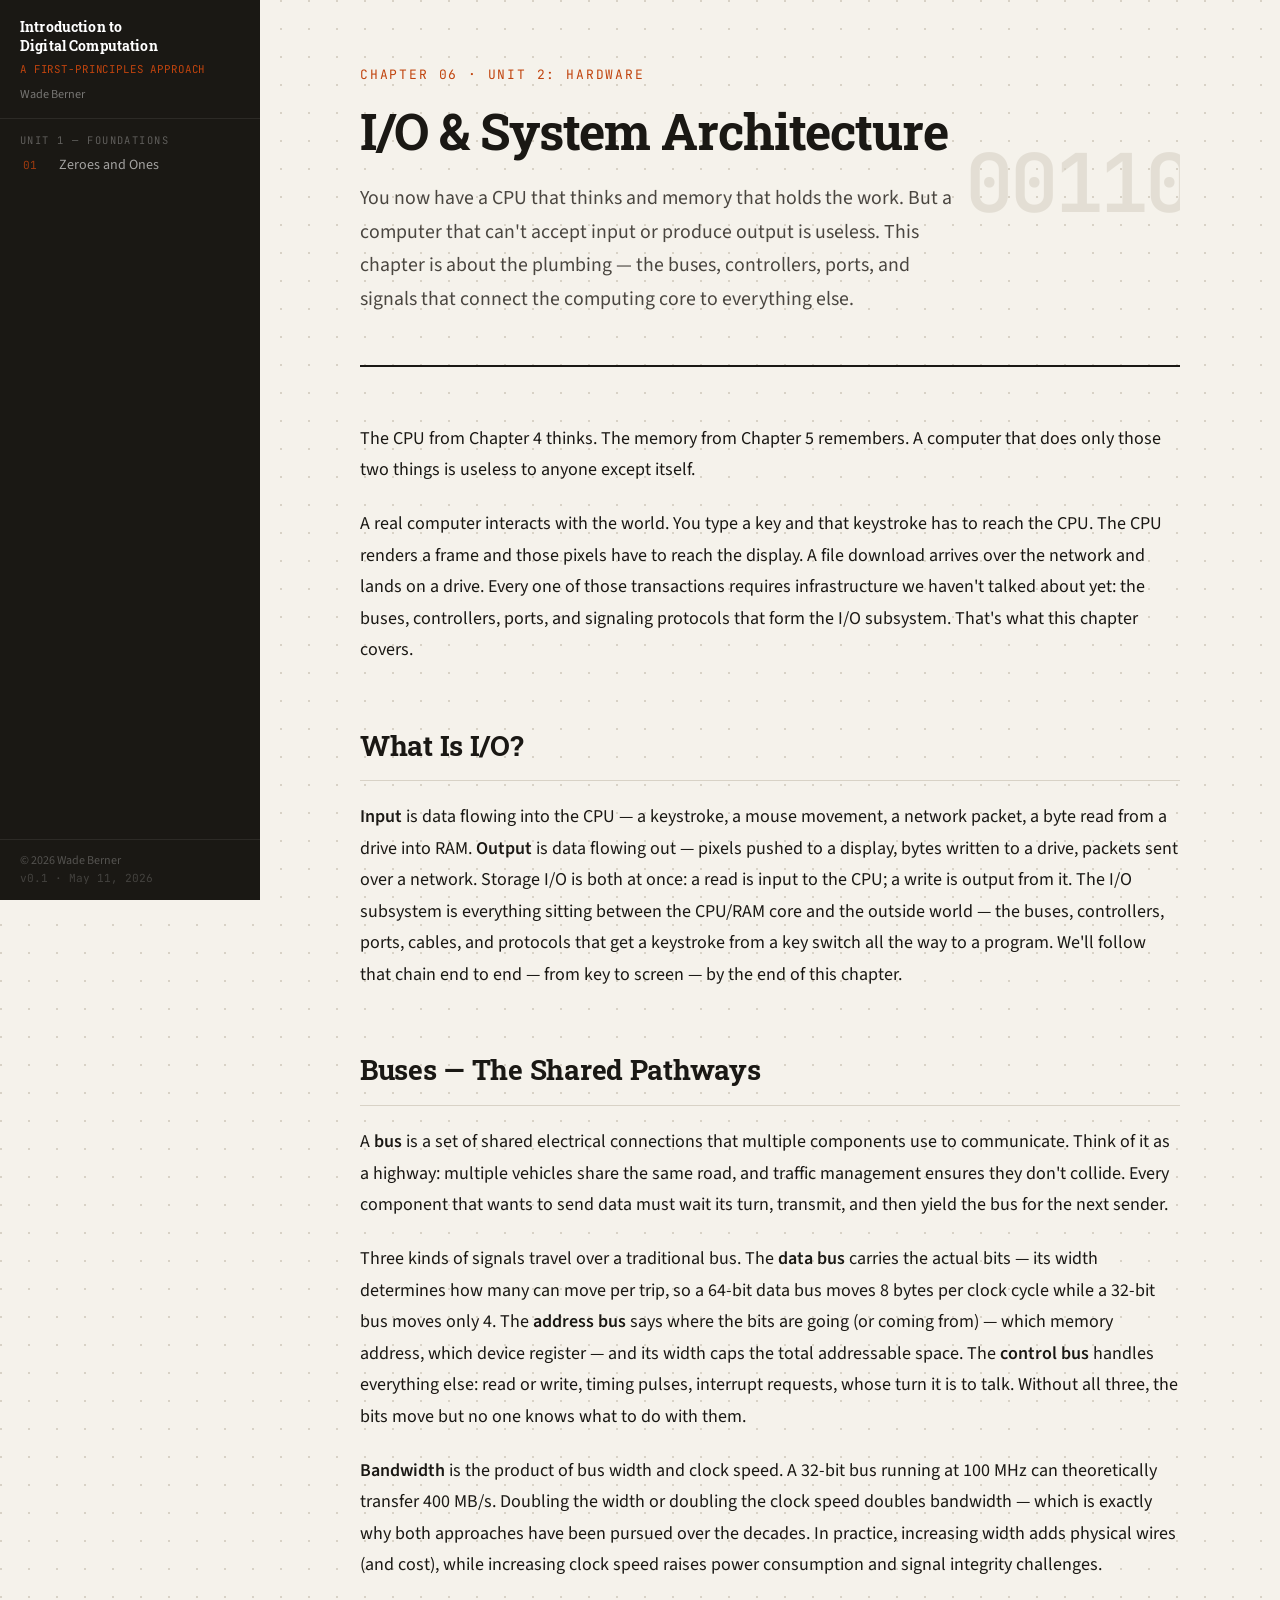
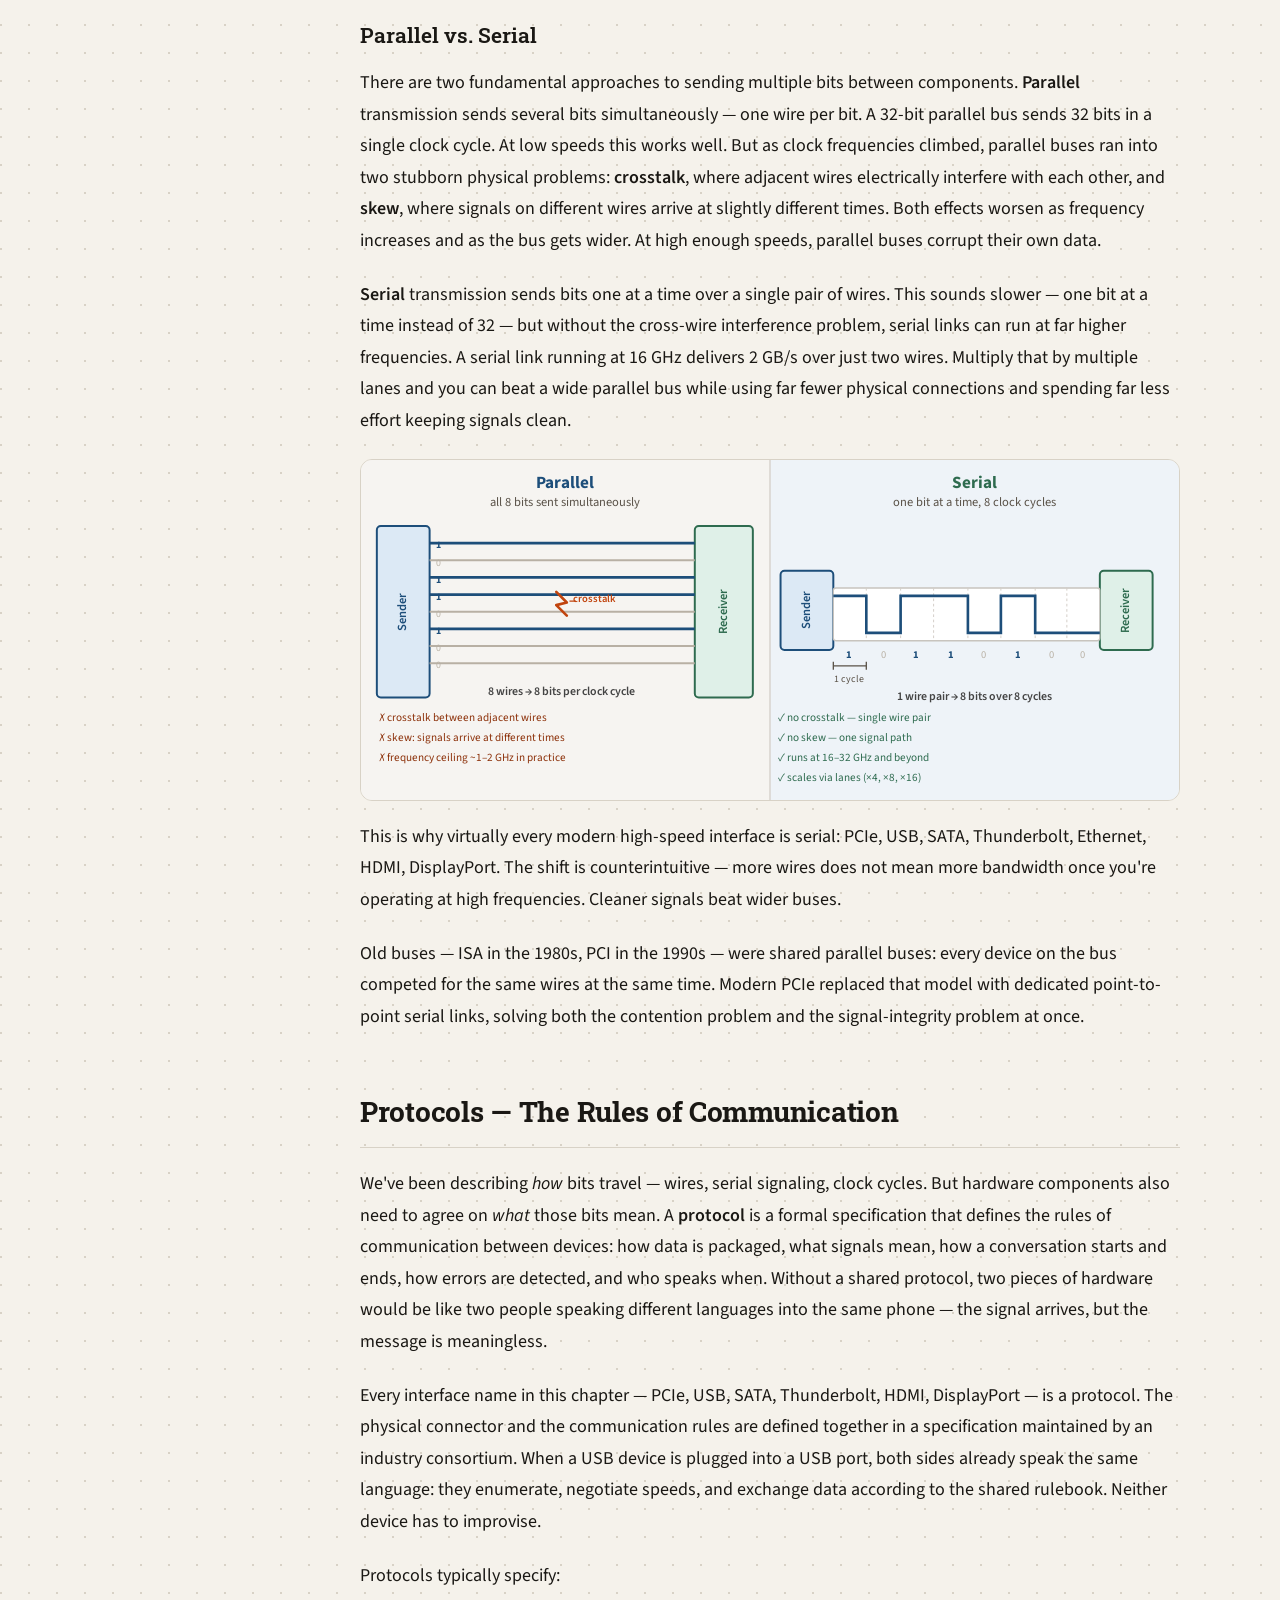
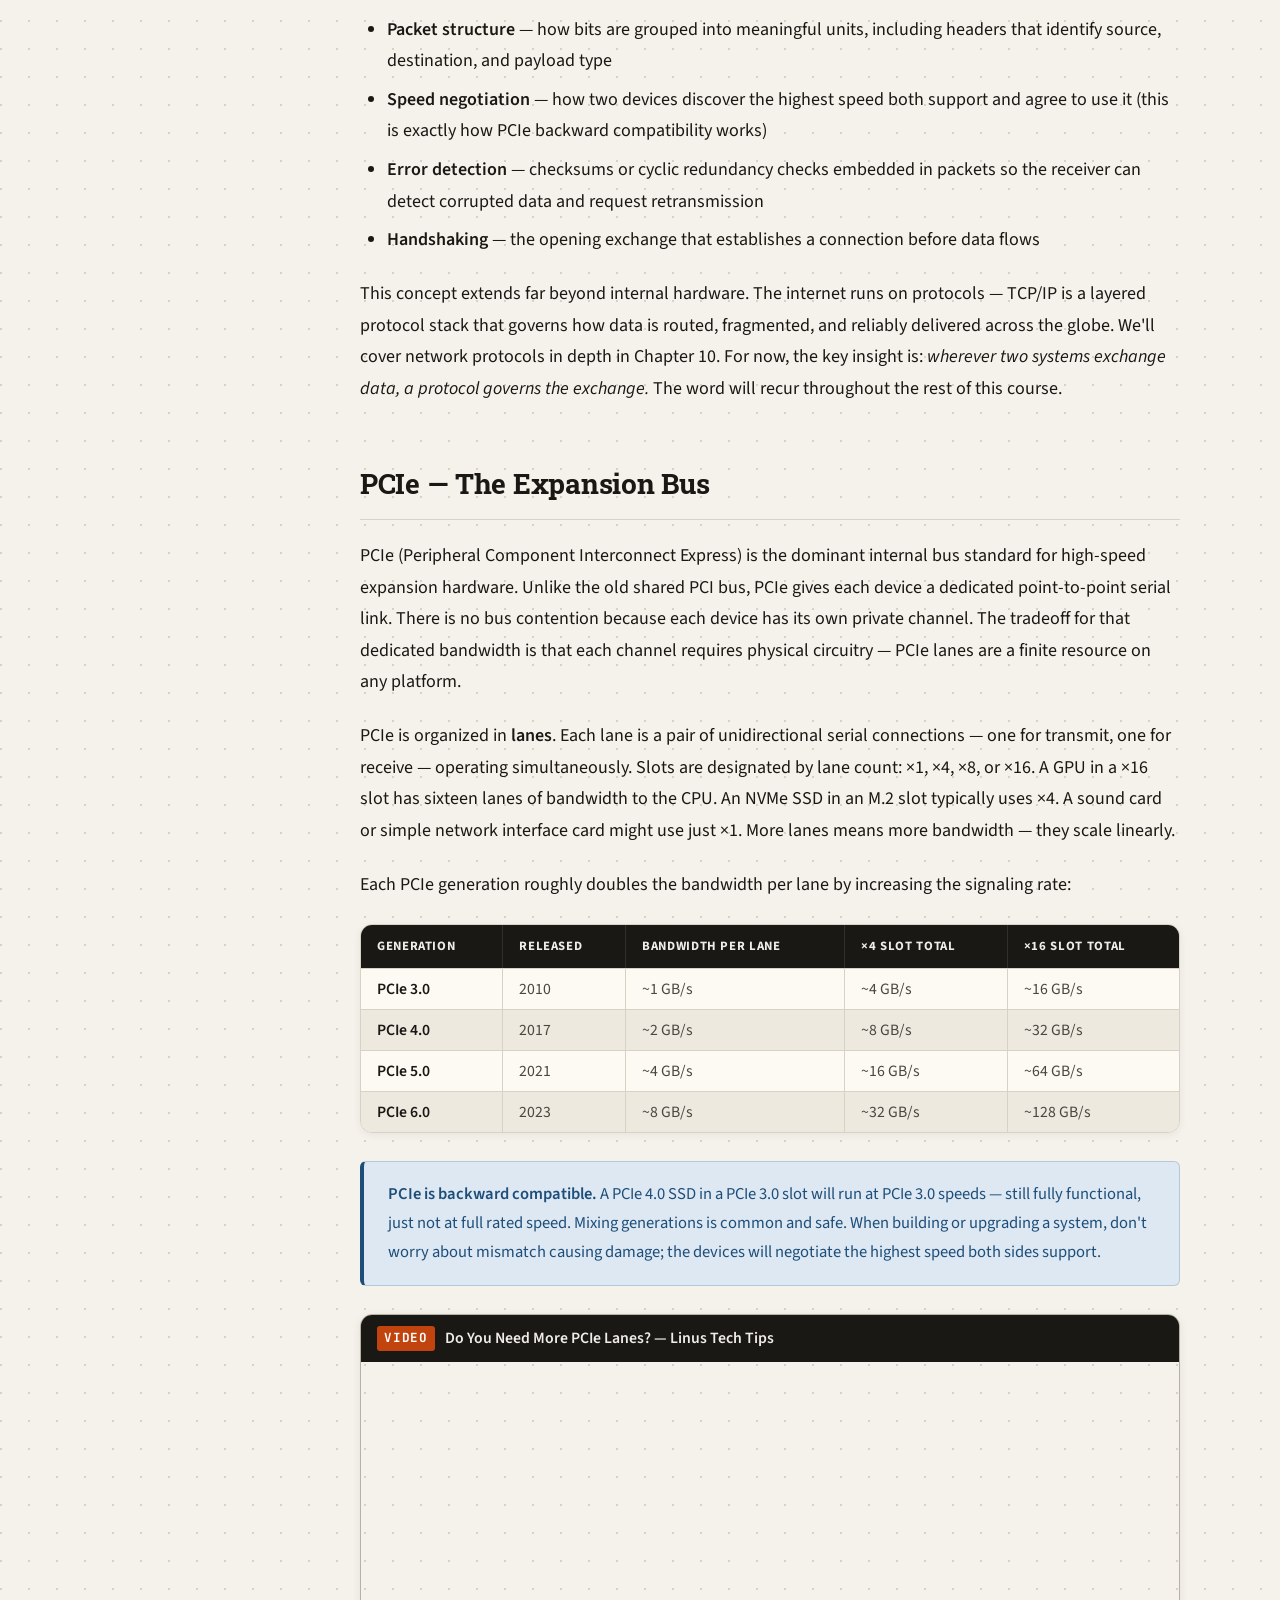
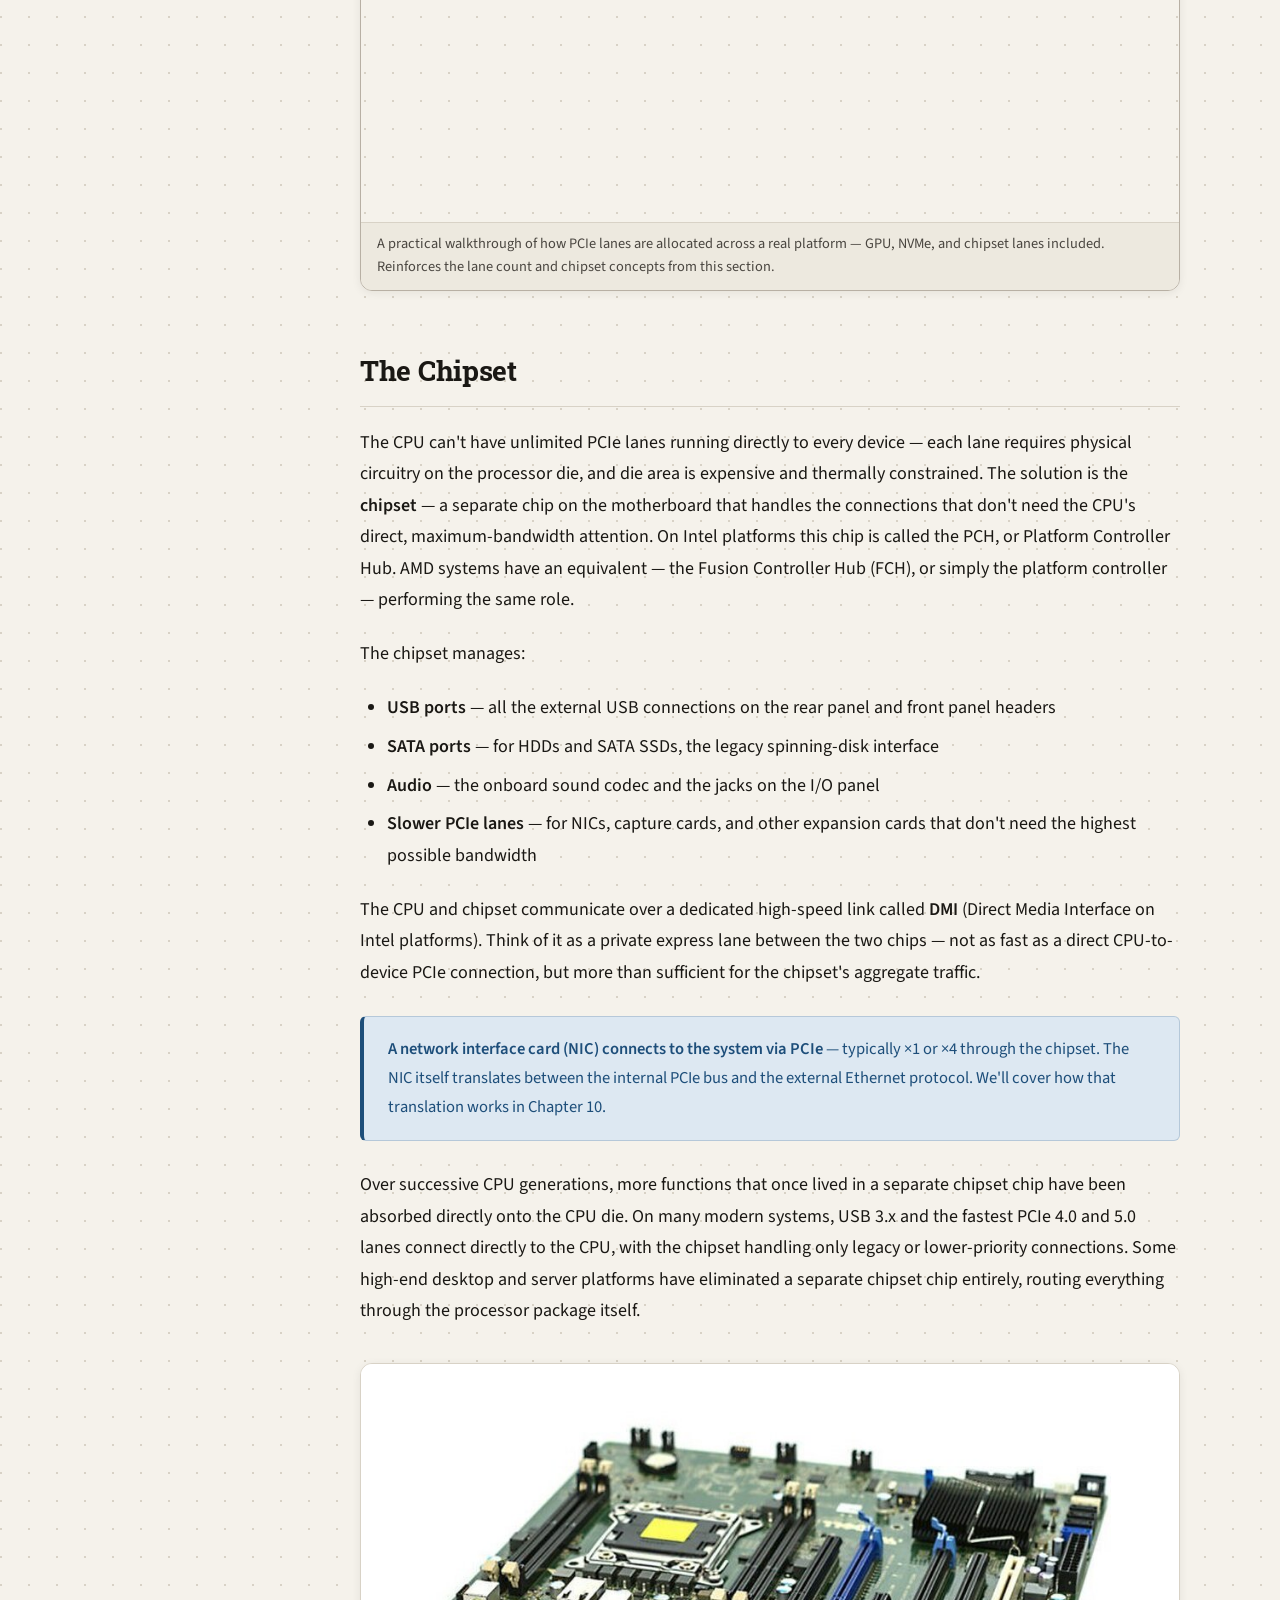
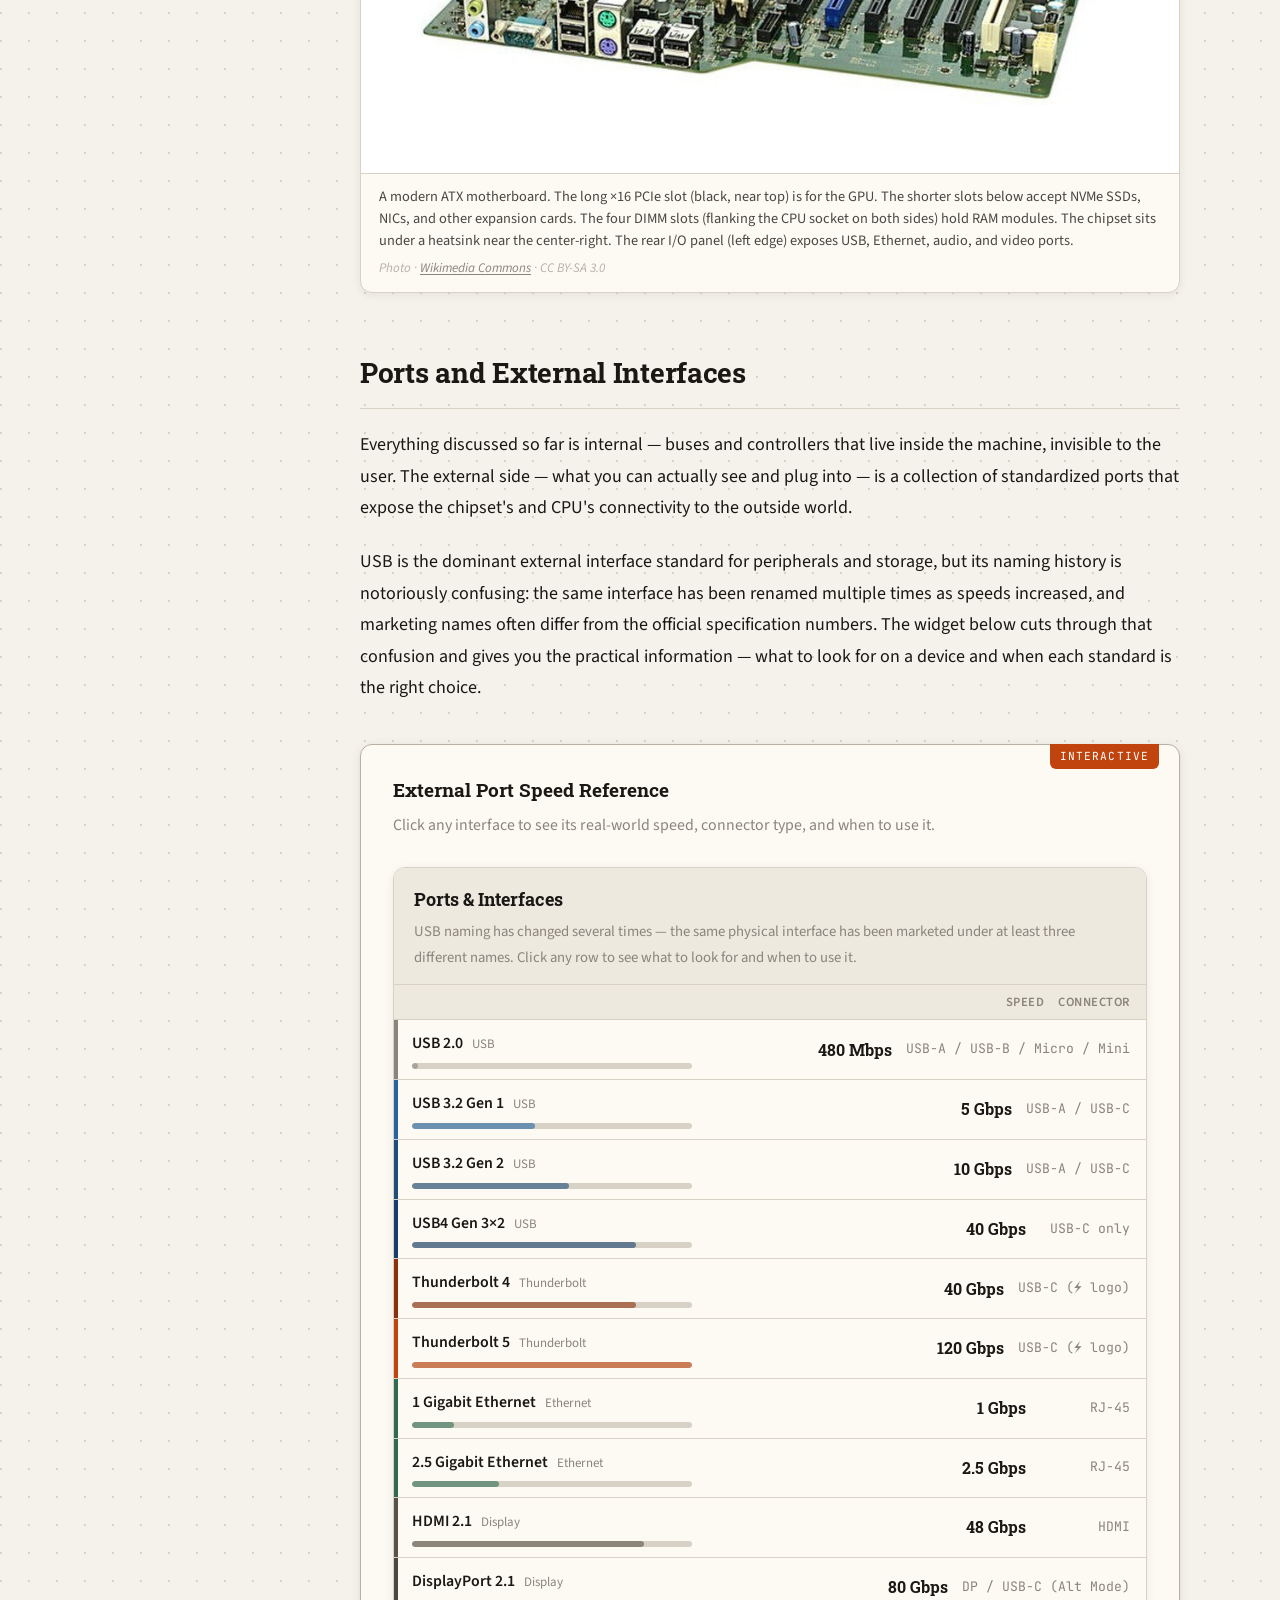
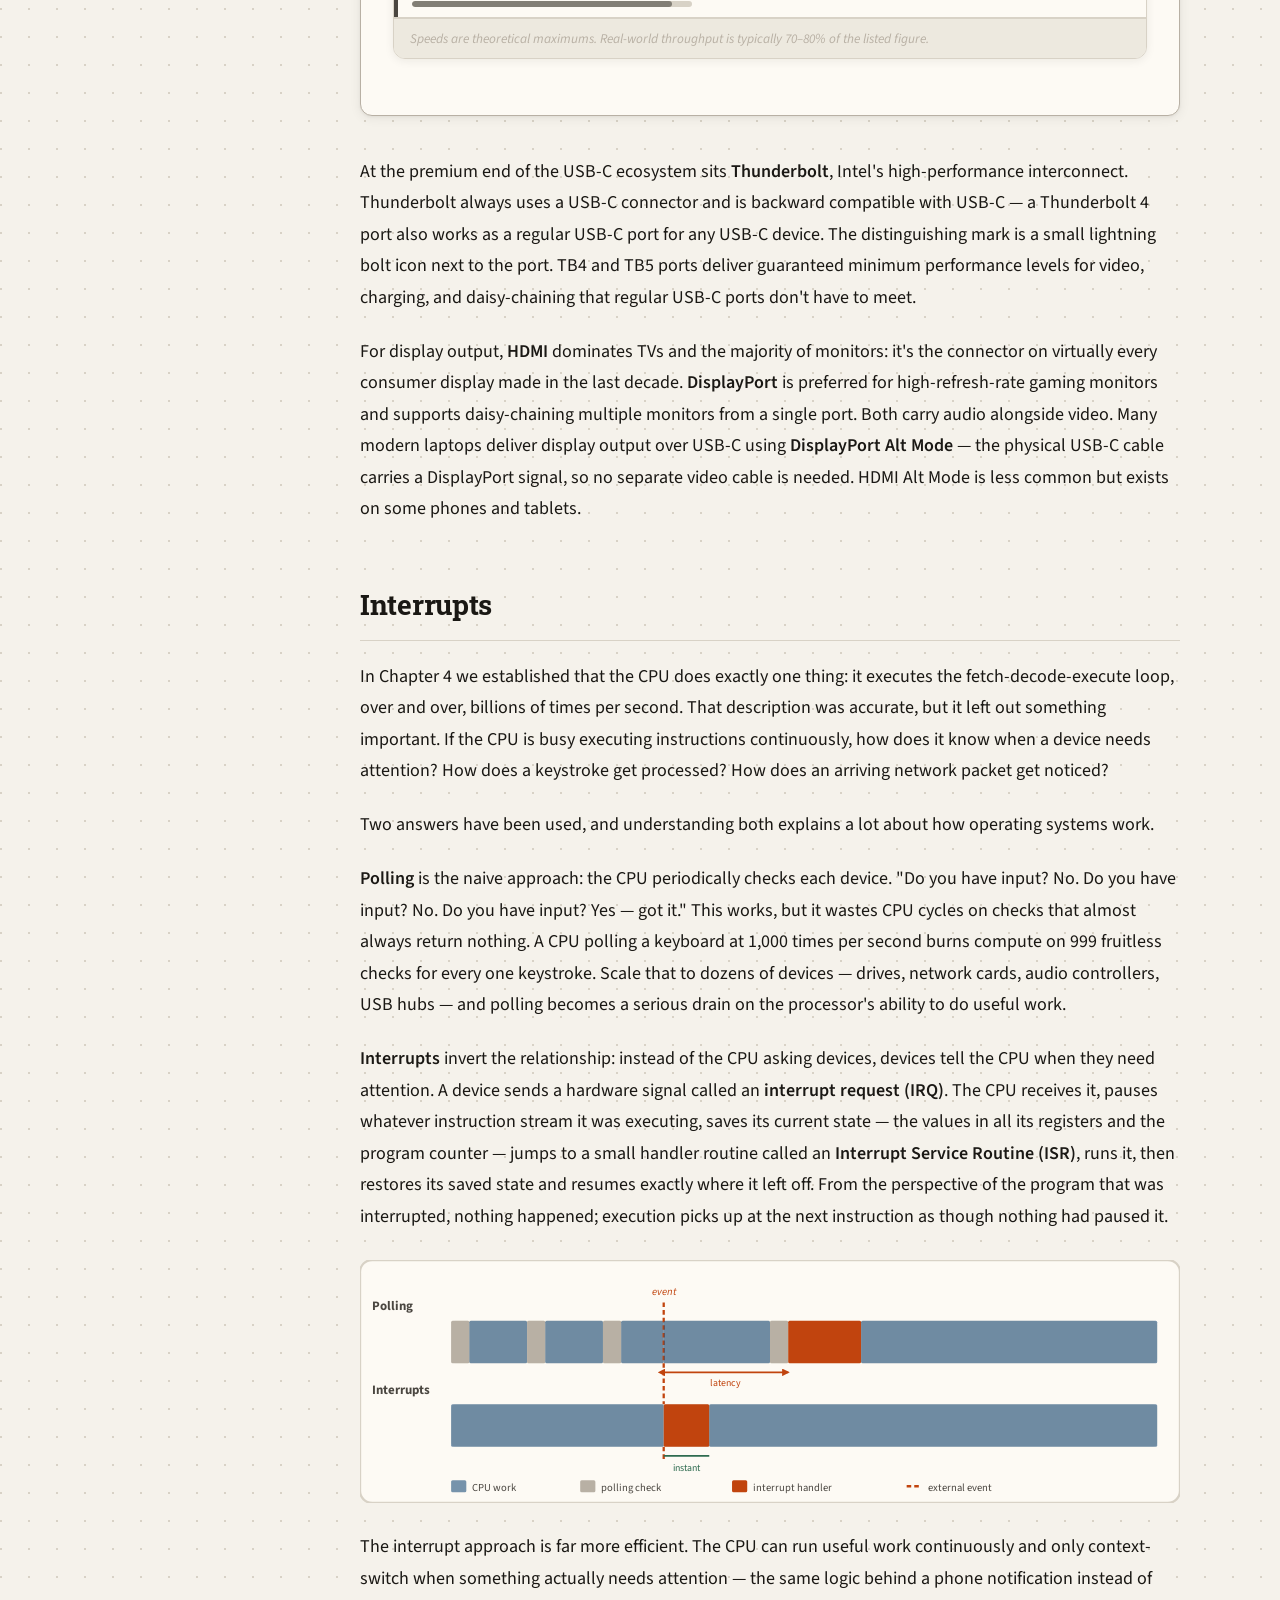
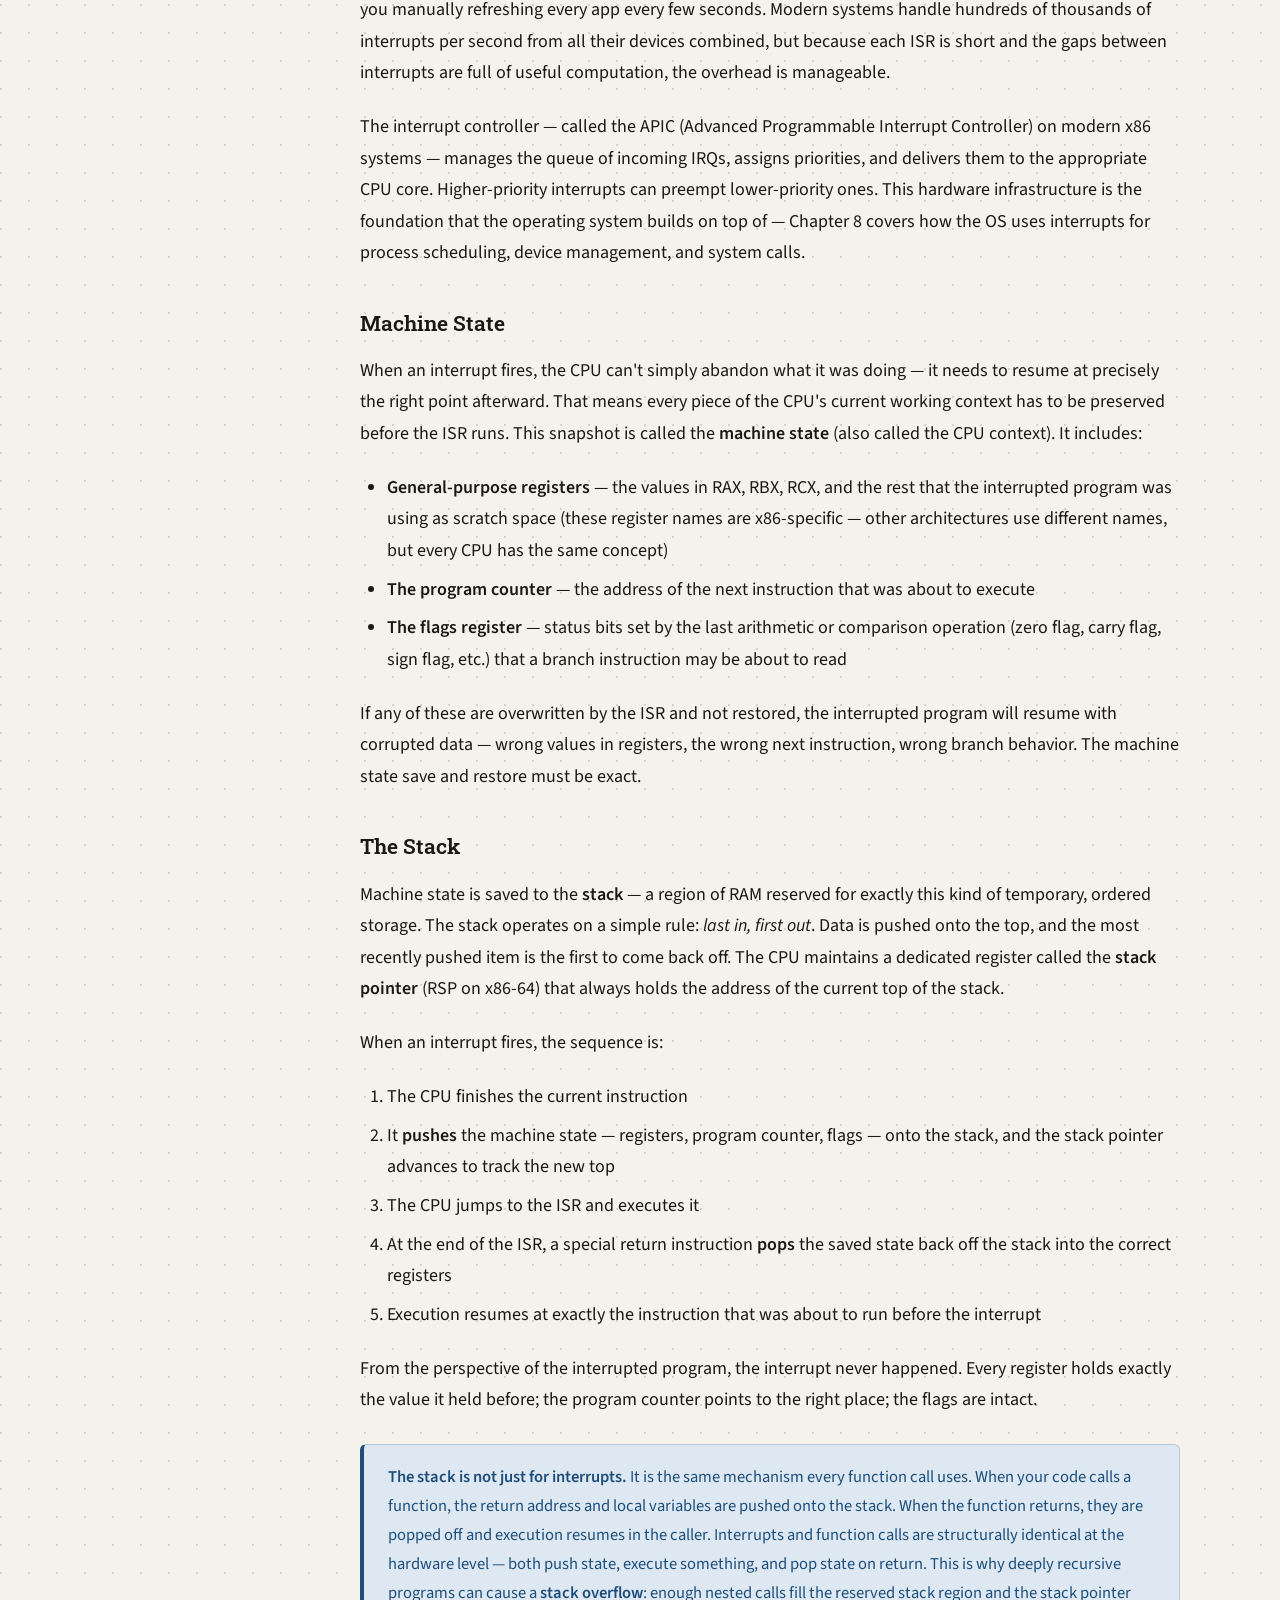
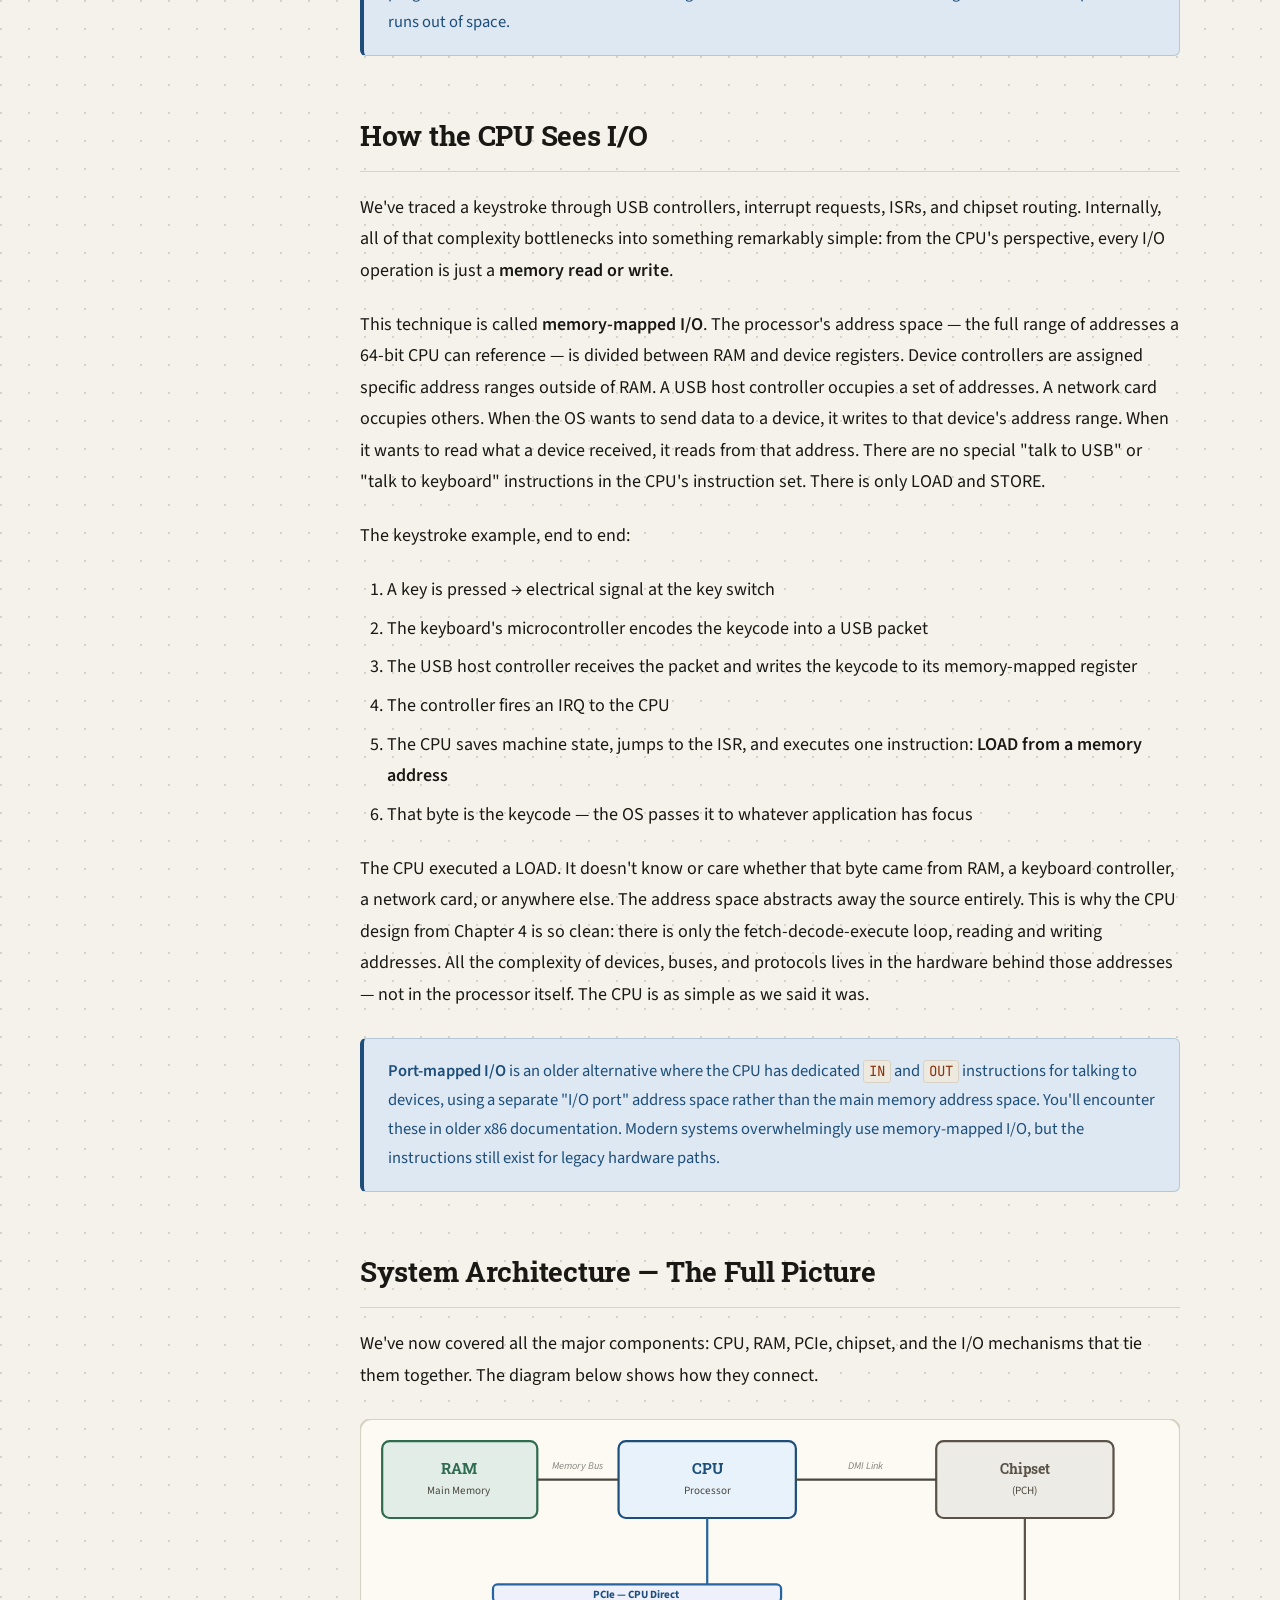
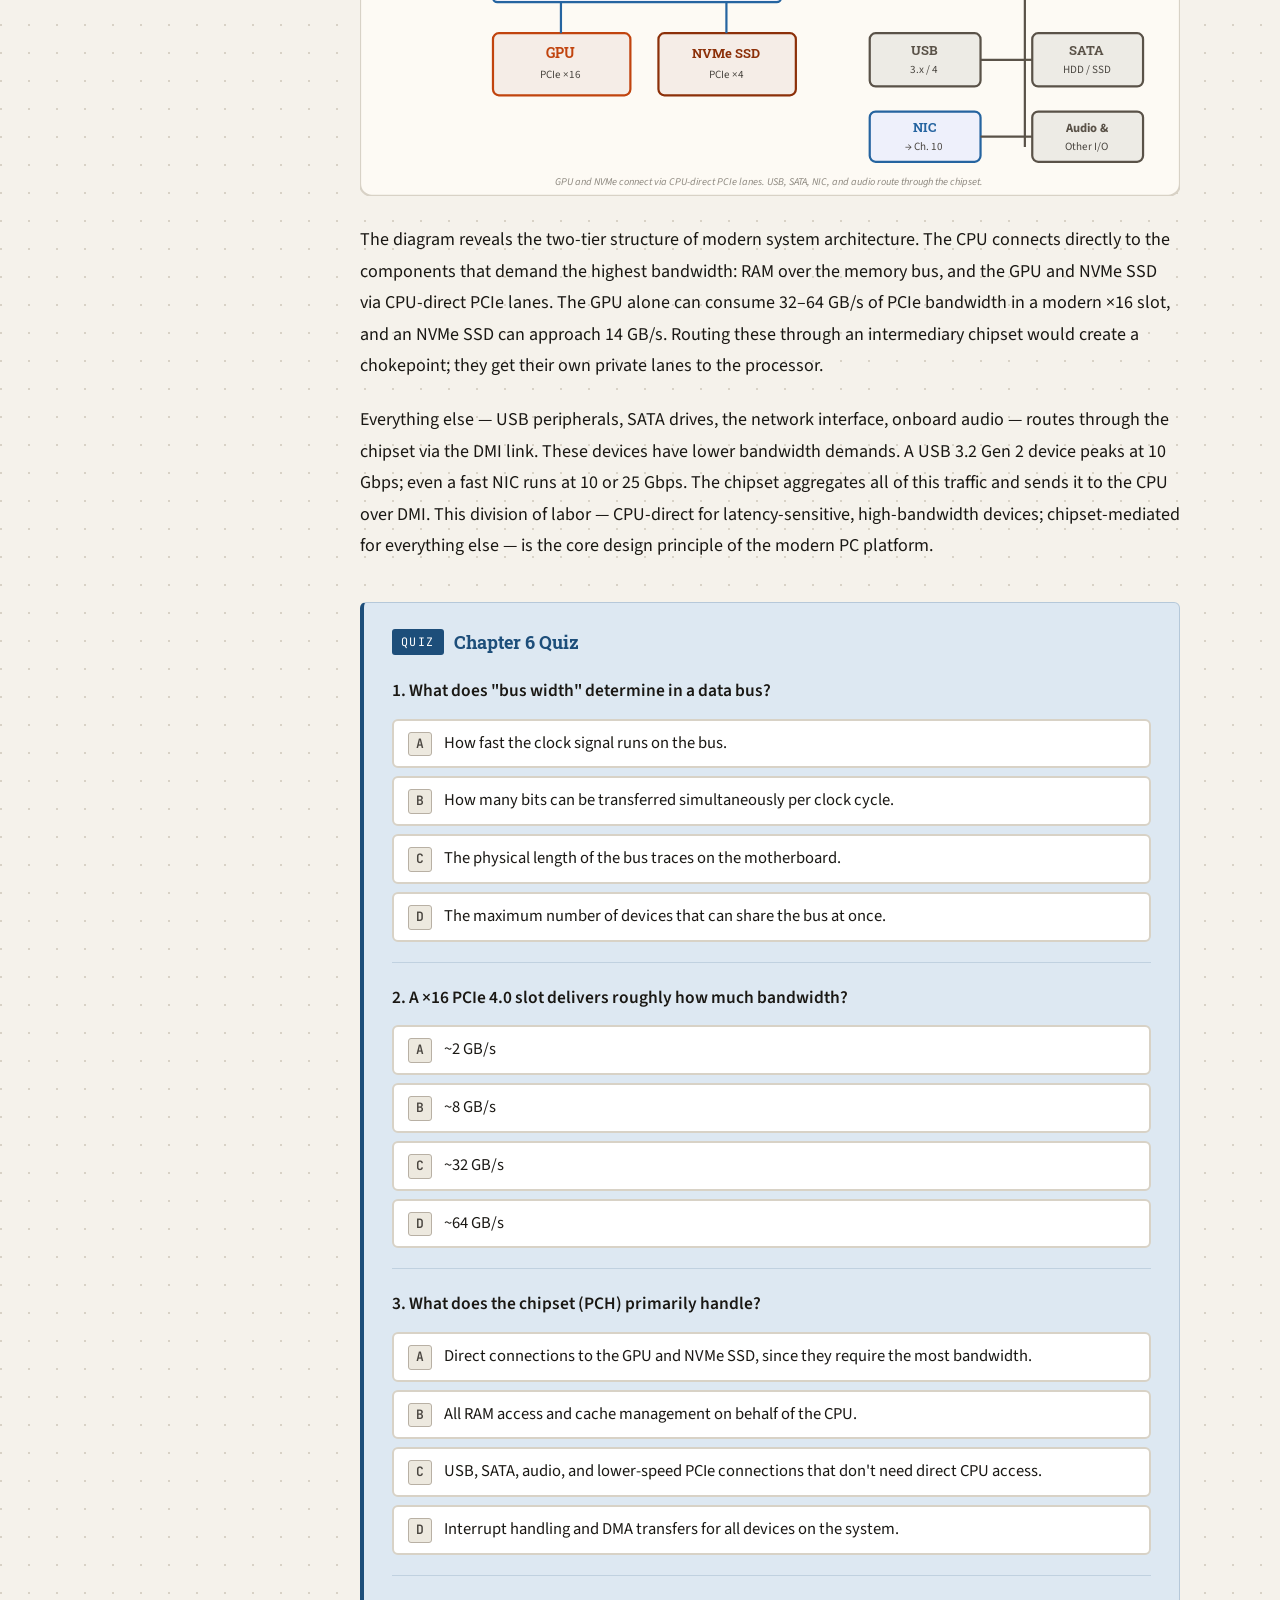
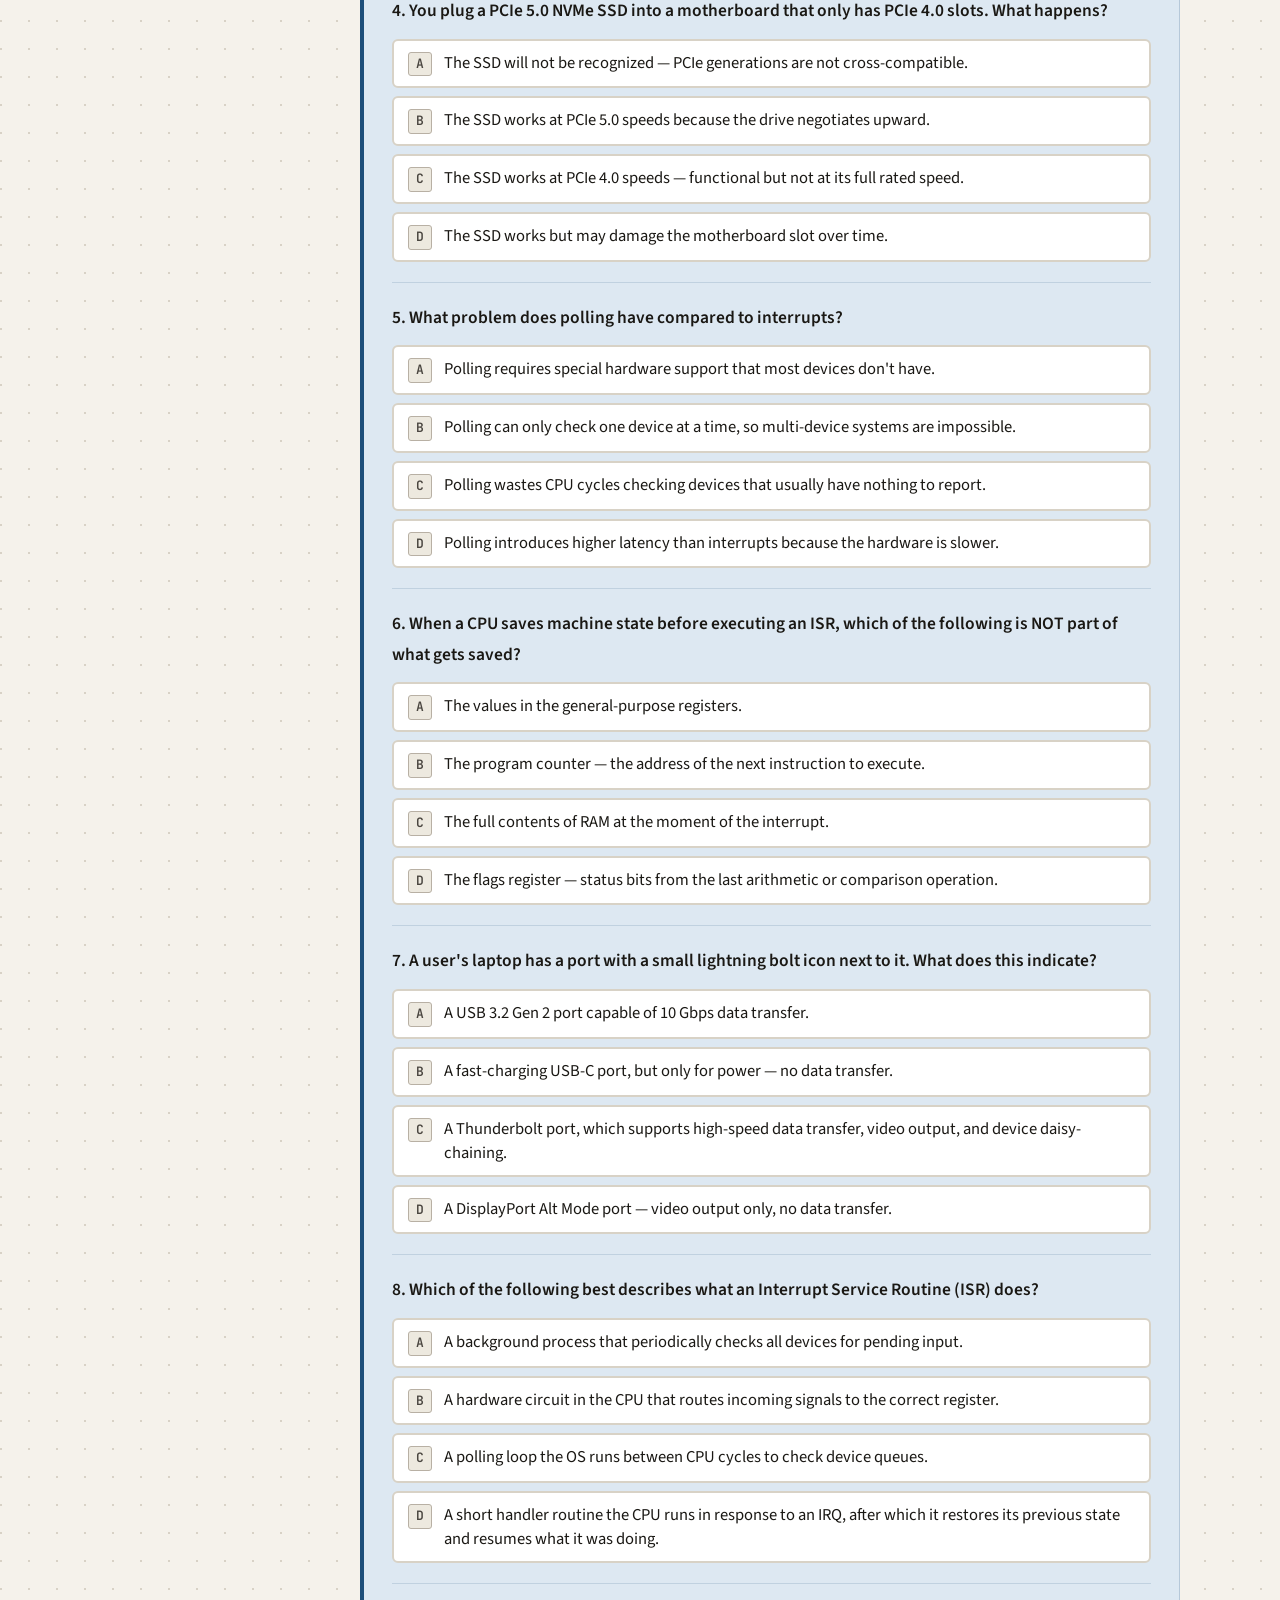
<file: chapters/ch06.html>
<!DOCTYPE html>
<html lang="en">
<head>
  <meta charset="UTF-8">
  <meta name="viewport" content="width=device-width, initial-scale=1.0">
  <title>Chapter 6: I/O &amp; System Architecture — Introduction to Digital Computation</title>
  <link rel="icon" href="../favicon.svg" type="image/svg+xml">
  <link rel="stylesheet" href="../css/main.css">
</head>
<body>

<div class="site-wrapper">

  <nav class="sidebar" aria-label="Book navigation">
    <div class="sidebar-logo">
      <a href="../index.html" class="book-title">Introduction to<br>Digital Computation</a>
      <div class="book-subtitle">A First-Principles Approach</div>
      <div class="book-author">Wade Berner</div>
    </div>
    <div class="nav-unit">
      <div class="nav-unit-label">Unit 1 — Foundations</div>
      <a href="ch01.html" class="nav-chapter"><span class="ch-num">01</span> Zeroes and Ones</a>
      <a href="ch02.html" class="nav-chapter"><span class="ch-num">02</span> Physical Bits</a>
      <a href="ch03.html" class="nav-chapter"><span class="ch-num">03</span> Data Representation</a>
    </div>
    <div class="nav-unit">
      <div class="nav-unit-label">Unit 2 — Hardware</div>
      <a href="ch04.html" class="nav-chapter"><span class="ch-num">04</span> Processors</a>
      <a href="ch05.html" class="nav-chapter"><span class="ch-num">05</span> Memory &amp; Storage</a>
      <a href="ch06.html" class="nav-chapter active"><span class="ch-num">06</span> I/O &amp; System Architecture</a>
    </div>
    <div class="nav-unit">
      <div class="nav-unit-label">Unit 3 — Software</div>
      <a href="ch07.html" class="nav-chapter"><span class="ch-num">07</span> System vs. Application Software</a>
      <a href="ch08.html" class="nav-chapter"><span class="ch-num">08</span> Operating Systems</a>
      <a href="ch09.html" class="nav-chapter"><span class="ch-num">09</span> File Systems &amp; Directory Services</a>
    </div>
    <div class="nav-unit">
      <div class="nav-unit-label">Unit 4 — Networks</div>
      <a href="ch10.html" class="nav-chapter"><span class="ch-num">10</span> Networking Fundamentals</a>
      <a href="ch11.html" class="nav-chapter"><span class="ch-num">11</span> Network Architecture &amp; Communication</a>
    </div>
    <div class="nav-unit">
      <div class="nav-unit-label">Unit 5 — Administration</div>
      <a href="ch12.html" class="nav-chapter"><span class="ch-num">12</span> System Administration</a>
      <a href="ch13.html" class="nav-chapter"><span class="ch-num">13</span> Virtualization &amp; Cloud</a>
      <a href="ch14.html" class="nav-chapter"><span class="ch-num">14</span> Putting It All Together</a>
    </div>
    <div class="sidebar-footer">&copy; 2026 Wade Berner<br><span class="sidebar-version">v0.1 &middot; May 11, 2026</span></div>
  </nav>

  <main class="main-content">

    <header class="chapter-header">
      <div class="chapter-eyebrow">Chapter 06 · Unit 2: Hardware</div>
      <h1 class="chapter-title">I/O &amp; System Architecture</h1>
      <div class="chapter-deco">00110</div>
      <p class="chapter-intro">You now have a CPU that thinks and memory that holds the work. But a computer that can't accept input or produce output is useless. This chapter is about the plumbing — the buses, controllers, ports, and signals that connect the computing core to everything else.</p>
    </header>

    <article class="prose">

      <p>The CPU from Chapter 4 thinks. The memory from Chapter 5 remembers. A computer that does only those two things is useless to anyone except itself.</p>

      <p>A real computer interacts with the world. You type a key and that keystroke has to reach the CPU. The CPU renders a frame and those pixels have to reach the display. A file download arrives over the network and lands on a drive. Every one of those transactions requires infrastructure we haven't talked about yet: the buses, controllers, ports, and signaling protocols that form the I/O subsystem. That's what this chapter covers.</p>

      <h2>What Is I/O?</h2>

      <p><strong>Input</strong> is data flowing into the CPU — a keystroke, a mouse movement, a network packet, a byte read from a drive into RAM. <strong>Output</strong> is data flowing out — pixels pushed to a display, bytes written to a drive, packets sent over a network. Storage I/O is both at once: a read is input to the CPU; a write is output from it. The I/O subsystem is everything sitting between the CPU/RAM core and the outside world — the buses, controllers, ports, cables, and protocols that get a keystroke from a key switch all the way to a program. We'll follow that chain end to end — from key to screen — by the end of this chapter.</p>

      <h2>Buses — The Shared Pathways</h2>

      <p>A <strong>bus</strong> is a set of shared electrical connections that multiple components use to communicate. Think of it as a highway: multiple vehicles share the same road, and traffic management ensures they don't collide. Every component that wants to send data must wait its turn, transmit, and then yield the bus for the next sender.</p>

      <p>Three kinds of signals travel over a traditional bus. The <strong>data bus</strong> carries the actual bits — its width determines how many can move per trip, so a 64-bit data bus moves 8 bytes per clock cycle while a 32-bit bus moves only 4. The <strong>address bus</strong> says where the bits are going (or coming from) — which memory address, which device register — and its width caps the total addressable space. The <strong>control bus</strong> handles everything else: read or write, timing pulses, interrupt requests, whose turn it is to talk. Without all three, the bits move but no one knows what to do with them.</p>

      <p><strong>Bandwidth</strong> is the product of bus width and clock speed. A 32-bit bus running at 100 MHz can theoretically transfer 400 MB/s. Doubling the width or doubling the clock speed doubles bandwidth — which is exactly why both approaches have been pursued over the decades. In practice, increasing width adds physical wires (and cost), while increasing clock speed raises power consumption and signal integrity challenges.</p>

      <h3>Parallel vs. Serial</h3>

      <p>There are two fundamental approaches to sending multiple bits between components. <strong>Parallel</strong> transmission sends several bits simultaneously — one wire per bit. A 32-bit parallel bus sends 32 bits in a single clock cycle. At low speeds this works well. But as clock frequencies climbed, parallel buses ran into two stubborn physical problems: <strong>crosstalk</strong>, where adjacent wires electrically interfere with each other, and <strong>skew</strong>, where signals on different wires arrive at slightly different times. Both effects worsen as frequency increases and as the bus gets wider. At high enough speeds, parallel buses corrupt their own data.</p>

      <p><strong>Serial</strong> transmission sends bits one at a time over a single pair of wires. This sounds slower — one bit at a time instead of 32 — but without the cross-wire interference problem, serial links can run at far higher frequencies. A serial link running at 16 GHz delivers 2 GB/s over just two wires. Multiply that by multiple lanes and you can beat a wide parallel bus while using far fewer physical connections and spending far less effort keeping signals clean.</p>

      <svg viewBox="0 0 620 258" xmlns="http://www.w3.org/2000/svg" style="display:block;width:100%;margin:20px auto;font-family:var(--font-body,sans-serif);border:1px solid var(--border);border-radius:var(--radius-lg);overflow:hidden">
        <!-- Panel backgrounds -->
        <rect x="0" y="0" width="310" height="258" fill="#F6F4F1"/>
        <rect x="310" y="0" width="310" height="258" fill="#EEF3F8"/>
        <line x1="310" y1="0" x2="310" y2="258" stroke="#D4CFC9" stroke-width="1"/>

        <!-- === LEFT: PARALLEL === -->
        <text x="155" y="21" text-anchor="middle" font-size="13" font-weight="700" fill="#1D4E7A">Parallel</text>
        <text x="155" y="35" text-anchor="middle" font-size="9.5" fill="#5A5248">all 8 bits sent simultaneously</text>

        <!-- Sender box -->
        <rect x="12" y="50" width="40" height="130" fill="#DCE9F5" stroke="#1D4E7A" stroke-width="1.5" rx="3"/>
        <text x="32" y="115" text-anchor="middle" dominant-baseline="middle" font-size="9.5" font-weight="600" fill="#1D4E7A" transform="rotate(-90 32 115)">Sender</text>

        <!-- Receiver box -->
        <rect x="253" y="50" width="44" height="130" fill="#DFF0E8" stroke="#2E6B4F" stroke-width="1.5" rx="3"/>
        <text x="275" y="115" text-anchor="middle" dominant-baseline="middle" font-size="9.5" font-weight="600" fill="#2E6B4F" transform="rotate(-90 275 115)">Receiver</text>

        <!-- 8 wires (bits: 1 0 1 1 0 1 0 0, top to bottom) -->
        <!-- y positions: 63, 76, 89, 102, 115, 128, 141, 154 -->
        <!-- bit 1 = 1 -->
        <line x1="52" y1="63" x2="253" y2="63" stroke="#1D4E7A" stroke-width="2"/>
        <text x="57" y="67" font-size="7.5" fill="#1D4E7A" font-weight="700">1</text>
        <!-- bit 2 = 0 -->
        <line x1="52" y1="76" x2="253" y2="76" stroke="#B8B0A4" stroke-width="1.5"/>
        <text x="57" y="80" font-size="7.5" fill="#B8B0A4">0</text>
        <!-- bit 3 = 1 -->
        <line x1="52" y1="89" x2="253" y2="89" stroke="#1D4E7A" stroke-width="2"/>
        <text x="57" y="93" font-size="7.5" fill="#1D4E7A" font-weight="700">1</text>
        <!-- bit 4 = 1 -->
        <line x1="52" y1="102" x2="253" y2="102" stroke="#1D4E7A" stroke-width="2"/>
        <text x="57" y="106" font-size="7.5" fill="#1D4E7A" font-weight="700">1</text>
        <!-- bit 5 = 0 -->
        <line x1="52" y1="115" x2="253" y2="115" stroke="#B8B0A4" stroke-width="1.5"/>
        <text x="57" y="119" font-size="7.5" fill="#B8B0A4">0</text>
        <!-- bit 6 = 1 -->
        <line x1="52" y1="128" x2="253" y2="128" stroke="#1D4E7A" stroke-width="2"/>
        <text x="57" y="132" font-size="7.5" fill="#1D4E7A" font-weight="700">1</text>
        <!-- bit 7 = 0 -->
        <line x1="52" y1="141" x2="253" y2="141" stroke="#B8B0A4" stroke-width="1.5"/>
        <text x="57" y="145" font-size="7.5" fill="#B8B0A4">0</text>
        <!-- bit 8 = 0 -->
        <line x1="52" y1="154" x2="253" y2="154" stroke="#B8B0A4" stroke-width="1.5"/>
        <text x="57" y="158" font-size="7.5" fill="#B8B0A4">0</text>

        <!-- Crosstalk lightning bolt between wires 4 (y=102) and 5 (y=115) -->
        <path d="M148,100 L156,108 L148,110 L156,118" stroke="#C1440E" stroke-width="2" fill="none" stroke-linecap="round" stroke-linejoin="round"/>
        <text x="161" y="108" font-size="8" fill="#C1440E" font-weight="600">crosstalk</text>
        <!-- Arrow pointing to bolt -->
        <line x1="158" y1="107" x2="163" y2="107" stroke="#C1440E" stroke-width="1"/>

        <!-- Wire count -->
        <text x="152" y="178" text-anchor="middle" font-size="9" font-weight="600" fill="#444">8 wires → 8 bits per clock cycle</text>

        <!-- Downsides -->
        <text x="14" y="198" font-size="8.5" fill="#8C3009">&#x2717; crosstalk between adjacent wires</text>
        <text x="14" y="213" font-size="8.5" fill="#8C3009">&#x2717; skew: signals arrive at different times</text>
        <text x="14" y="228" font-size="8.5" fill="#8C3009">&#x2717; frequency ceiling ~1–2 GHz in practice</text>

        <!-- === RIGHT: SERIAL === -->
        <text x="465" y="21" text-anchor="middle" font-size="13" font-weight="700" fill="#2E6B4F">Serial</text>
        <text x="465" y="35" text-anchor="middle" font-size="9.5" fill="#5A5248">one bit at a time, 8 clock cycles</text>

        <!-- Sender box -->
        <rect x="318" y="84" width="40" height="60" fill="#DCE9F5" stroke="#1D4E7A" stroke-width="1.5" rx="3"/>
        <text x="338" y="114" text-anchor="middle" dominant-baseline="middle" font-size="9.5" font-weight="600" fill="#1D4E7A" transform="rotate(-90 338 114)">Sender</text>

        <!-- Receiver box -->
        <rect x="560" y="84" width="40" height="60" fill="#DFF0E8" stroke="#2E6B4F" stroke-width="1.5" rx="3"/>
        <text x="580" y="114" text-anchor="middle" dominant-baseline="middle" font-size="9.5" font-weight="600" fill="#2E6B4F" transform="rotate(-90 580 114)">Receiver</text>

        <!-- Waveform background (x=358 to x=560, 202px wide, 8 cycles = 25.25px each) -->
        <rect x="358" y="97" width="202" height="40" fill="white" stroke="#C8C4BE" stroke-width="1" rx="2"/>

        <!-- Clock dividers at each 25.25px interval: ~383, 409, 434, 460, 485, 511, 535 -->
        <line x1="383" y1="97" x2="383" y2="137" stroke="#D4CFC9" stroke-width="0.75" stroke-dasharray="2,2"/>
        <line x1="409" y1="97" x2="409" y2="137" stroke="#D4CFC9" stroke-width="0.75" stroke-dasharray="2,2"/>
        <line x1="434" y1="97" x2="434" y2="137" stroke="#D4CFC9" stroke-width="0.75" stroke-dasharray="2,2"/>
        <line x1="460" y1="97" x2="460" y2="137" stroke="#D4CFC9" stroke-width="0.75" stroke-dasharray="2,2"/>
        <line x1="485" y1="97" x2="485" y2="137" stroke="#D4CFC9" stroke-width="0.75" stroke-dasharray="2,2"/>
        <line x1="511" y1="97" x2="511" y2="137" stroke="#D4CFC9" stroke-width="0.75" stroke-dasharray="2,2"/>
        <line x1="535" y1="97" x2="535" y2="137" stroke="#D4CFC9" stroke-width="0.75" stroke-dasharray="2,2"/>

        <!-- Waveform: bits 1,0,1,1,0,1,0,0 — HIGH=y=103, LOW=y=131 -->
        <path d="M358,103 H383 V131 H409 V103 H434 H460 V131 H485 V103 H511 V131 H535 H560" stroke="#1D4E7A" stroke-width="2" fill="none" stroke-linejoin="square"/>

        <!-- Bit labels below waveform -->
        <text x="370" y="150" text-anchor="middle" font-size="8" fill="#1D4E7A" font-weight="700">1</text>
        <text x="396" y="150" text-anchor="middle" font-size="8" fill="#B8B0A4">0</text>
        <text x="421" y="150" text-anchor="middle" font-size="8" fill="#1D4E7A" font-weight="700">1</text>
        <text x="447" y="150" text-anchor="middle" font-size="8" fill="#1D4E7A" font-weight="700">1</text>
        <text x="472" y="150" text-anchor="middle" font-size="8" fill="#B8B0A4">0</text>
        <text x="498" y="150" text-anchor="middle" font-size="8" fill="#1D4E7A" font-weight="700">1</text>
        <text x="523" y="150" text-anchor="middle" font-size="8" fill="#B8B0A4">0</text>
        <text x="547" y="150" text-anchor="middle" font-size="8" fill="#B8B0A4">0</text>

        <!-- "1 cycle" bracket under first bit -->
        <line x1="358" y1="156" x2="383" y2="156" stroke="#5A5248" stroke-width="1"/>
        <line x1="358" y1="153" x2="358" y2="159" stroke="#5A5248" stroke-width="1"/>
        <line x1="383" y1="153" x2="383" y2="159" stroke="#5A5248" stroke-width="1"/>
        <text x="370" y="168" text-anchor="middle" font-size="7.5" fill="#5A5248">1 cycle</text>

        <!-- Wire count -->
        <text x="465" y="182" text-anchor="middle" font-size="9" font-weight="600" fill="#444">1 wire pair → 8 bits over 8 cycles</text>

        <!-- Advantages -->
        <text x="316" y="198" font-size="8.5" fill="#2E6B4F">&#x2713; no crosstalk — single wire pair</text>
        <text x="316" y="213" font-size="8.5" fill="#2E6B4F">&#x2713; no skew — one signal path</text>
        <text x="316" y="228" font-size="8.5" fill="#2E6B4F">&#x2713; runs at 16–32 GHz and beyond</text>
        <text x="316" y="243" font-size="8.5" fill="#2E6B4F">&#x2713; scales via lanes (&#xD7;4, &#xD7;8, &#xD7;16)</text>
      </svg>

      <p>This is why virtually every modern high-speed interface is serial: PCIe, USB, SATA, Thunderbolt, Ethernet, HDMI, DisplayPort. The shift is counterintuitive — more wires does not mean more bandwidth once you're operating at high frequencies. Cleaner signals beat wider buses.</p>

      <p>Old buses — ISA in the 1980s, PCI in the 1990s — were shared parallel buses: every device on the bus competed for the same wires at the same time. Modern PCIe replaced that model with dedicated point-to-point serial links, solving both the contention problem and the signal-integrity problem at once.</p>

      <h2>Protocols — The Rules of Communication</h2>

      <p>We've been describing <em>how</em> bits travel — wires, serial signaling, clock cycles. But hardware components also need to agree on <em>what</em> those bits mean. A <strong>protocol</strong> is a formal specification that defines the rules of communication between devices: how data is packaged, what signals mean, how a conversation starts and ends, how errors are detected, and who speaks when. Without a shared protocol, two pieces of hardware would be like two people speaking different languages into the same phone — the signal arrives, but the message is meaningless.</p>

      <p>Every interface name in this chapter — PCIe, USB, SATA, Thunderbolt, HDMI, DisplayPort — is a protocol. The physical connector and the communication rules are defined together in a specification maintained by an industry consortium. When a USB device is plugged into a USB port, both sides already speak the same language: they enumerate, negotiate speeds, and exchange data according to the shared rulebook. Neither device has to improvise.</p>

      <p>Protocols typically specify:</p>
      <ul>
        <li><strong>Packet structure</strong> — how bits are grouped into meaningful units, including headers that identify source, destination, and payload type</li>
        <li><strong>Speed negotiation</strong> — how two devices discover the highest speed both support and agree to use it (this is exactly how PCIe backward compatibility works)</li>
        <li><strong>Error detection</strong> — checksums or cyclic redundancy checks embedded in packets so the receiver can detect corrupted data and request retransmission</li>
        <li><strong>Handshaking</strong> — the opening exchange that establishes a connection before data flows</li>
      </ul>

      <p>This concept extends far beyond internal hardware. The internet runs on protocols — TCP/IP is a layered protocol stack that governs how data is routed, fragmented, and reliably delivered across the globe. We'll cover network protocols in depth in Chapter 10. For now, the key insight is: <em>wherever two systems exchange data, a protocol governs the exchange.</em> The word will recur throughout the rest of this course.</p>

      <h2>PCIe — The Expansion Bus</h2>

      <p>PCIe (Peripheral Component Interconnect Express) is the dominant internal bus standard for high-speed expansion hardware. Unlike the old shared PCI bus, PCIe gives each device a dedicated point-to-point serial link. There is no bus contention because each device has its own private channel. The tradeoff for that dedicated bandwidth is that each channel requires physical circuitry — PCIe lanes are a finite resource on any platform.</p>

      <p>PCIe is organized in <strong>lanes</strong>. Each lane is a pair of unidirectional serial connections — one for transmit, one for receive — operating simultaneously. Slots are designated by lane count: ×1, ×4, ×8, or ×16. A GPU in a ×16 slot has sixteen lanes of bandwidth to the CPU. An NVMe SSD in an M.2 slot typically uses ×4. A sound card or simple network interface card might use just ×1. More lanes means more bandwidth — they scale linearly.</p>

      <p>Each PCIe generation roughly doubles the bandwidth per lane by increasing the signaling rate:</p>

      <table class="data-table">
        <thead>
          <tr>
            <th>Generation</th>
            <th>Released</th>
            <th>Bandwidth per lane</th>
            <th>×4 slot total</th>
            <th>×16 slot total</th>
          </tr>
        </thead>
        <tbody>
          <tr>
            <td><strong>PCIe 3.0</strong></td>
            <td>2010</td>
            <td>~1 GB/s</td>
            <td>~4 GB/s</td>
            <td>~16 GB/s</td>
          </tr>
          <tr>
            <td><strong>PCIe 4.0</strong></td>
            <td>2017</td>
            <td>~2 GB/s</td>
            <td>~8 GB/s</td>
            <td>~32 GB/s</td>
          </tr>
          <tr>
            <td><strong>PCIe 5.0</strong></td>
            <td>2021</td>
            <td>~4 GB/s</td>
            <td>~16 GB/s</td>
            <td>~64 GB/s</td>
          </tr>
          <tr>
            <td><strong>PCIe 6.0</strong></td>
            <td>2023</td>
            <td>~8 GB/s</td>
            <td>~32 GB/s</td>
            <td>~128 GB/s</td>
          </tr>
        </tbody>
      </table>

      <div class="note">
        <strong>PCIe is backward compatible.</strong> A PCIe 4.0 SSD in a PCIe 3.0 slot will run at PCIe 3.0 speeds — still fully functional, just not at full rated speed. Mixing generations is common and safe. When building or upgrading a system, don't worry about mismatch causing damage; the devices will negotiate the highest speed both sides support.
      </div>

      <div class="video-wrap">
        <div class="video-header">
          <span class="video-label">Video</span>
          <span class="video-title">Do You Need More PCIe Lanes? — Linus Tech Tips</span>
        </div>
        <div class="video-frame">
          <iframe src="https://www.youtube.com/embed/8zBkmrYpEx8"
                  title="Do You Need More PCIe Lanes? — Linus Tech Tips"
                  allow="accelerometer; autoplay; clipboard-write; encrypted-media; gyroscope; picture-in-picture"
                  allowfullscreen></iframe>
        </div>
        <div class="video-caption">A practical walkthrough of how PCIe lanes are allocated across a real platform — GPU, NVMe, and chipset lanes included. Reinforces the lane count and chipset concepts from this section.</div>
      </div>

      <h2>The Chipset</h2>

      <p>The CPU can't have unlimited PCIe lanes running directly to every device — each lane requires physical circuitry on the processor die, and die area is expensive and thermally constrained. The solution is the <strong>chipset</strong> — a separate chip on the motherboard that handles the connections that don't need the CPU's direct, maximum-bandwidth attention. On Intel platforms this chip is called the PCH, or Platform Controller Hub. AMD systems have an equivalent — the Fusion Controller Hub (FCH), or simply the platform controller — performing the same role.</p>

      <p>The chipset manages:</p>

      <ul>
        <li><strong>USB ports</strong> — all the external USB connections on the rear panel and front panel headers</li>
        <li><strong>SATA ports</strong> — for HDDs and SATA SSDs, the legacy spinning-disk interface</li>
        <li><strong>Audio</strong> — the onboard sound codec and the jacks on the I/O panel</li>
        <li><strong>Slower PCIe lanes</strong> — for NICs, capture cards, and other expansion cards that don't need the highest possible bandwidth</li>
      </ul>

      <p>The CPU and chipset communicate over a dedicated high-speed link called <strong>DMI</strong> (Direct Media Interface on Intel platforms). Think of it as a private express lane between the two chips — not as fast as a direct CPU-to-device PCIe connection, but more than sufficient for the chipset's aggregate traffic.</p>

      <div class="note">
        <strong>A network interface card (NIC) connects to the system via PCIe</strong> — typically ×1 or ×4 through the chipset. The NIC itself translates between the internal PCIe bus and the external Ethernet protocol. We'll cover how that translation works in Chapter 10.
      </div>

      <p>Over successive CPU generations, more functions that once lived in a separate chipset chip have been absorbed directly onto the CPU die. On many modern systems, USB 3.x and the fastest PCIe 4.0 and 5.0 lanes connect directly to the CPU, with the chipset handling only legacy or lower-priority connections. Some high-end desktop and server platforms have eliminated a separate chipset chip entirely, routing everything through the processor package itself.</p>

      <figure class="chapter-photo">
        <img src="../img/ch06-motherboard.jpg" alt="An ATX motherboard showing PCIe slots, DIMM slots, chipset, and rear I/O panel">
        <figcaption>
          A modern ATX motherboard. The long ×16 PCIe slot (black, near top) is for the GPU. The shorter slots below accept NVMe SSDs, NICs, and other expansion cards. The four DIMM slots (flanking the CPU socket on both sides) hold RAM modules. The chipset sits under a heatsink near the center-right. The rear I/O panel (left edge) exposes USB, Ethernet, audio, and video ports.
          <span class="photo-credit">Photo · <a href="https://commons.wikimedia.org/wiki/File:Asus_P8Z77-V_Pro_Motherboard.jpg" target="_blank" rel="noopener">Wikimedia Commons</a> · CC BY-SA 3.0</span>
        </figcaption>
      </figure>

      <h2>Ports and External Interfaces</h2>

      <p>Everything discussed so far is internal — buses and controllers that live inside the machine, invisible to the user. The external side — what you can actually see and plug into — is a collection of standardized ports that expose the chipset's and CPU's connectivity to the outside world.</p>

      <p>USB is the dominant external interface standard for peripherals and storage, but its naming history is notoriously confusing: the same interface has been renamed multiple times as speeds increased, and marketing names often differ from the official specification numbers. The widget below cuts through that confusion and gives you the practical information — what to look for on a device and when each standard is the right choice.</p>

      <div class="widget-card" data-widget-name="Interactive">
        <div class="widget-title">External Port Speed Reference</div>
        <div class="widget-desc">Click any interface to see its real-world speed, connector type, and when to use it.</div>
        <div data-widget="port-speed"></div>
      </div>

      <p>At the premium end of the USB-C ecosystem sits <strong>Thunderbolt</strong>, Intel's high-performance interconnect. Thunderbolt always uses a USB-C connector and is backward compatible with USB-C — a Thunderbolt 4 port also works as a regular USB-C port for any USB-C device. The distinguishing mark is a small lightning bolt icon next to the port. TB4 and TB5 ports deliver guaranteed minimum performance levels for video, charging, and daisy-chaining that regular USB-C ports don't have to meet.</p>

      <p>For display output, <strong>HDMI</strong> dominates TVs and the majority of monitors: it's the connector on virtually every consumer display made in the last decade. <strong>DisplayPort</strong> is preferred for high-refresh-rate gaming monitors and supports daisy-chaining multiple monitors from a single port. Both carry audio alongside video. Many modern laptops deliver display output over USB-C using <strong>DisplayPort Alt Mode</strong> — the physical USB-C cable carries a DisplayPort signal, so no separate video cable is needed. HDMI Alt Mode is less common but exists on some phones and tablets.</p>

      <h2>Interrupts</h2>

      <p>In Chapter 4 we established that the CPU does exactly one thing: it executes the fetch-decode-execute loop, over and over, billions of times per second. That description was accurate, but it left out something important. If the CPU is busy executing instructions continuously, how does it know when a device needs attention? How does a keystroke get processed? How does an arriving network packet get noticed?</p>

      <p>Two answers have been used, and understanding both explains a lot about how operating systems work.</p>

      <p><strong>Polling</strong> is the naive approach: the CPU periodically checks each device. "Do you have input? No. Do you have input? No. Do you have input? Yes — got it." This works, but it wastes CPU cycles on checks that almost always return nothing. A CPU polling a keyboard at 1,000 times per second burns compute on 999 fruitless checks for every one keystroke. Scale that to dozens of devices — drives, network cards, audio controllers, USB hubs — and polling becomes a serious drain on the processor's ability to do useful work.</p>

      <p><strong>Interrupts</strong> invert the relationship: instead of the CPU asking devices, devices tell the CPU when they need attention. A device sends a hardware signal called an <strong>interrupt request (IRQ)</strong>. The CPU receives it, pauses whatever instruction stream it was executing, saves its current state — the values in all its registers and the program counter — jumps to a small handler routine called an <strong>Interrupt Service Routine (ISR)</strong>, runs it, then restores its saved state and resumes exactly where it left off. From the perspective of the program that was interrupted, nothing happened; execution picks up at the next instruction as though nothing had paused it.</p>

      <!-- SVG: Polling vs. Interrupts timing diagram -->
      <svg viewBox="0 0 540 160" xmlns="http://www.w3.org/2000/svg" style="width:100%;height:auto;margin:28px 0;display:block;">
        <rect width="540" height="160" rx="8" fill="#FDFAF4" stroke="#D8D2C6" stroke-width="1.5"/>

        <!-- Row labels -->
        <text x="8" y="33" font-family="'Source Sans 3',sans-serif" font-size="8.5" font-weight="700" fill="#4A4640">Polling</text>
        <text x="8" y="88" font-family="'Source Sans 3',sans-serif" font-size="8.5" font-weight="700" fill="#4A4640">Interrupts</text>

        <!-- POLLING ROW background -->
        <rect x="60" y="40" width="465" height="28" rx="3" fill="#EDE9DF"/>

        <!-- Polling: alternating check (gray, w=12) and work (blue, w=38) blocks, x starts at 60 -->
        <!-- block 1: check x=60 w=12 -->
        <rect x="60"  y="40" width="12" height="28" rx="1" fill="#B8B0A4"/>
        <!-- block 1: work x=72 w=38 -->
        <rect x="72"  y="40" width="38" height="28" rx="1" fill="#1D4E7A99"/>
        <!-- block 2: check x=110 w=12 -->
        <rect x="110" y="40" width="12" height="28" rx="1" fill="#B8B0A4"/>
        <!-- block 2: work x=122 w=38 -->
        <rect x="122" y="40" width="38" height="28" rx="1" fill="#1D4E7A99"/>
        <!-- block 3: check x=160 w=12 -->
        <rect x="160" y="40" width="12" height="28" rx="1" fill="#B8B0A4"/>
        <!-- block 3: work x=172 w=28 (truncated at event x=200) -->
        <rect x="172" y="40" width="28" height="28" rx="1" fill="#1D4E7A99"/>

        <!-- Event at x=200 — red vertical line spanning both rows -->
        <line x1="200" y1="28" x2="200" y2="133" stroke="#C1440E" stroke-width="1.5" stroke-dasharray="3,2"/>
        <text x="200" y="23" text-anchor="middle" font-family="'Source Sans 3',sans-serif" font-size="7" font-style="italic" fill="#C1440E">event</text>

        <!-- Polling continues after event: work x=200 w=70 (no response yet — missed this check) -->
        <rect x="200" y="40" width="70" height="28" rx="1" fill="#1D4E7A99"/>
        <!-- Polling: check at x=270 -->
        <rect x="270" y="40" width="12" height="28" rx="1" fill="#B8B0A4"/>
        <!-- Polling: ISR/response x=282 w=48 orange -->
        <rect x="282" y="40" width="48" height="28" rx="1" fill="#C1440E"/>
        <!-- Polling: work resumes x=330 w=195 -->
        <rect x="330" y="40" width="195" height="28" rx="1" fill="#1D4E7A99"/>

        <!-- Latency annotation for polling -->
        <line x1="200" y1="74" x2="282" y2="74" stroke="#C1440E" stroke-width="1" marker-end="url(#arr-p)" marker-start="url(#arr-p-l)"/>
        <text x="241" y="83" text-anchor="middle" font-family="'Source Sans 3',sans-serif" font-size="6.5" fill="#C1440E">latency</text>

        <!-- Arrow markers for latency lines -->
        <defs>
          <marker id="arr-p" markerWidth="5" markerHeight="5" refX="4" refY="2.5" orient="auto">
            <path d="M0,0 L0,5 L5,2.5 z" fill="#C1440E"/>
          </marker>
          <marker id="arr-p-l" markerWidth="5" markerHeight="5" refX="1" refY="2.5" orient="auto-start-reverse">
            <path d="M0,0 L0,5 L5,2.5 z" fill="#C1440E"/>
          </marker>
        </defs>

        <!-- INTERRUPTS ROW background -->
        <rect x="60" y="95" width="465" height="28" rx="3" fill="#EDE9DF"/>

        <!-- Interrupts: work from x=60 to x=200 -->
        <rect x="60"  y="95" width="140" height="28" rx="1" fill="#1D4E7A99"/>
        <!-- Event at x=200 already drawn -->
        <!-- Interrupts: ISR immediately at x=200 w=30 -->
        <rect x="200" y="95" width="30"  height="28" rx="1" fill="#C1440E"/>
        <!-- Interrupts: work resumes x=230 to x=525 -->
        <rect x="230" y="95" width="295" height="28" rx="1" fill="#1D4E7A99"/>

        <!-- Near-instant annotation for interrupts -->
        <line x1="200" y1="129" x2="230" y2="129" stroke="#2E6B4F" stroke-width="1"/>
        <text x="215" y="139" text-anchor="middle" font-family="'Source Sans 3',sans-serif" font-size="6.5" fill="#2E6B4F">instant</text>

        <!-- Legend -->
        <rect x="60"  y="145" width="10" height="8" rx="1" fill="#1D4E7A99"/>
        <text x="74"  y="152" font-family="'Source Sans 3',sans-serif" font-size="7" fill="#4A4640">CPU work</text>
        <rect x="145" y="145" width="10" height="8" rx="1" fill="#B8B0A4"/>
        <text x="159" y="152" font-family="'Source Sans 3',sans-serif" font-size="7" fill="#4A4640">polling check</text>
        <rect x="245" y="145" width="10" height="8" rx="1" fill="#C1440E"/>
        <text x="259" y="152" font-family="'Source Sans 3',sans-serif" font-size="7" fill="#4A4640">interrupt handler</text>
        <line x1="360" y1="149" x2="370" y2="149" stroke="#C1440E" stroke-width="1.5" stroke-dasharray="3,2"/>
        <text x="374" y="152" font-family="'Source Sans 3',sans-serif" font-size="7" fill="#4A4640">external event</text>
      </svg>

      <p>The interrupt approach is far more efficient. The CPU can run useful work continuously and only context-switch when something actually needs attention — the same logic behind a phone notification instead of you manually refreshing every app every few seconds. Modern systems handle hundreds of thousands of interrupts per second from all their devices combined, but because each ISR is short and the gaps between interrupts are full of useful computation, the overhead is manageable.</p>

      <p>The interrupt controller — called the APIC (Advanced Programmable Interrupt Controller) on modern x86 systems — manages the queue of incoming IRQs, assigns priorities, and delivers them to the appropriate CPU core. Higher-priority interrupts can preempt lower-priority ones. This hardware infrastructure is the foundation that the operating system builds on top of — Chapter 8 covers how the OS uses interrupts for process scheduling, device management, and system calls.</p>

      <h3>Machine State</h3>

      <p>When an interrupt fires, the CPU can't simply abandon what it was doing — it needs to resume at precisely the right point afterward. That means every piece of the CPU's current working context has to be preserved before the ISR runs. This snapshot is called the <strong>machine state</strong> (also called the CPU context). It includes:</p>

      <ul>
        <li><strong>General-purpose registers</strong> — the values in RAX, RBX, RCX, and the rest that the interrupted program was using as scratch space (these register names are x86-specific — other architectures use different names, but every CPU has the same concept)</li>
        <li><strong>The program counter</strong> — the address of the next instruction that was about to execute</li>
        <li><strong>The flags register</strong> — status bits set by the last arithmetic or comparison operation (zero flag, carry flag, sign flag, etc.) that a branch instruction may be about to read</li>
      </ul>

      <p>If any of these are overwritten by the ISR and not restored, the interrupted program will resume with corrupted data — wrong values in registers, the wrong next instruction, wrong branch behavior. The machine state save and restore must be exact.</p>

      <h3>The Stack</h3>

      <p>Machine state is saved to the <strong>stack</strong> — a region of RAM reserved for exactly this kind of temporary, ordered storage. The stack operates on a simple rule: <em>last in, first out</em>. Data is pushed onto the top, and the most recently pushed item is the first to come back off. The CPU maintains a dedicated register called the <strong>stack pointer</strong> (RSP on x86-64) that always holds the address of the current top of the stack.</p>

      <p>When an interrupt fires, the sequence is:</p>

      <ol>
        <li>The CPU finishes the current instruction</li>
        <li>It <strong>pushes</strong> the machine state — registers, program counter, flags — onto the stack, and the stack pointer advances to track the new top</li>
        <li>The CPU jumps to the ISR and executes it</li>
        <li>At the end of the ISR, a special return instruction <strong>pops</strong> the saved state back off the stack into the correct registers</li>
        <li>Execution resumes at exactly the instruction that was about to run before the interrupt</li>
      </ol>

      <p>From the perspective of the interrupted program, the interrupt never happened. Every register holds exactly the value it held before; the program counter points to the right place; the flags are intact.</p>

      <div class="note">
        <strong>The stack is not just for interrupts.</strong> It is the same mechanism every function call uses. When your code calls a function, the return address and local variables are pushed onto the stack. When the function returns, they are popped off and execution resumes in the caller. Interrupts and function calls are structurally identical at the hardware level — both push state, execute something, and pop state on return. This is why deeply recursive programs can cause a <strong>stack overflow</strong>: enough nested calls fill the reserved stack region and the stack pointer runs out of space.
      </div>

      <h2>How the CPU Sees I/O</h2>

      <p>We've traced a keystroke through USB controllers, interrupt requests, ISRs, and chipset routing. Internally, all of that complexity bottlenecks into something remarkably simple: from the CPU's perspective, every I/O operation is just a <strong>memory read or write</strong>.</p>

      <p>This technique is called <strong>memory-mapped I/O</strong>. The processor's address space — the full range of addresses a 64-bit CPU can reference — is divided between RAM and device registers. Device controllers are assigned specific address ranges outside of RAM. A USB host controller occupies a set of addresses. A network card occupies others. When the OS wants to send data to a device, it writes to that device's address range. When it wants to read what a device received, it reads from that address. There are no special "talk to USB" or "talk to keyboard" instructions in the CPU's instruction set. There is only LOAD and STORE.</p>

      <p>The keystroke example, end to end:</p>
      <ol>
        <li>A key is pressed → electrical signal at the key switch</li>
        <li>The keyboard's microcontroller encodes the keycode into a USB packet</li>
        <li>The USB host controller receives the packet and writes the keycode to its memory-mapped register</li>
        <li>The controller fires an IRQ to the CPU</li>
        <li>The CPU saves machine state, jumps to the ISR, and executes one instruction: <strong>LOAD from a memory address</strong></li>
        <li>That byte is the keycode — the OS passes it to whatever application has focus</li>
      </ol>

      <p>The CPU executed a LOAD. It doesn't know or care whether that byte came from RAM, a keyboard controller, a network card, or anywhere else. The address space abstracts away the source entirely. This is why the CPU design from Chapter 4 is so clean: there is only the fetch-decode-execute loop, reading and writing addresses. All the complexity of devices, buses, and protocols lives in the hardware behind those addresses — not in the processor itself. The CPU is as simple as we said it was.</p>

      <div class="note">
        <strong>Port-mapped I/O</strong> is an older alternative where the CPU has dedicated <code>IN</code> and <code>OUT</code> instructions for talking to devices, using a separate "I/O port" address space rather than the main memory address space. You'll encounter these in older x86 documentation. Modern systems overwhelmingly use memory-mapped I/O, but the instructions still exist for legacy hardware paths.
      </div>

      <h2>System Architecture — The Full Picture</h2>

      <p>We've now covered all the major components: CPU, RAM, PCIe, chipset, and the I/O mechanisms that tie them together. The diagram below shows how they connect.</p>

      <!-- SVG: System Architecture -->
      <svg viewBox="0 0 555 255" xmlns="http://www.w3.org/2000/svg" style="width:100%;height:auto;margin:28px 0;display:block;">
        <!-- Background -->
        <rect x="0" y="0" width="555" height="255" rx="8" fill="#FDFAF4" stroke="#D8D2C6" stroke-width="1.5"/>

        <!-- RAM box -->
        <rect x="15" y="15" width="105" height="52" rx="5" fill="#E3EDE8" stroke="#2E6B4F" stroke-width="1.5"/>
        <text x="67" y="37" text-anchor="middle" font-family="'Roboto Slab',Georgia,serif" font-size="10" font-weight="700" fill="#2E6B4F">RAM</text>
        <text x="67" y="51" text-anchor="middle" font-family="'Source Sans 3',sans-serif" font-size="7.5" fill="#4A4640">Main Memory</text>

        <!-- CPU box -->
        <rect x="175" y="15" width="120" height="52" rx="5" fill="#E8F2FB" stroke="#1D4E7A" stroke-width="1.5"/>
        <text x="235" y="37" text-anchor="middle" font-family="'Roboto Slab',Georgia,serif" font-size="10" font-weight="700" fill="#1D4E7A">CPU</text>
        <text x="235" y="51" text-anchor="middle" font-family="'Source Sans 3',sans-serif" font-size="7.5" fill="#4A4640">Processor</text>

        <!-- Chipset box -->
        <rect x="390" y="15" width="120" height="52" rx="5" fill="#EDEBE5" stroke="#5A5248" stroke-width="1.5"/>
        <text x="450" y="37" text-anchor="middle" font-family="'Roboto Slab',Georgia,serif" font-size="9.5" font-weight="700" fill="#5A5248">Chipset</text>
        <text x="450" y="51" text-anchor="middle" font-family="'Source Sans 3',sans-serif" font-size="7.5" fill="#4A4640">(PCH)</text>

        <!-- Connection line RAM → CPU -->
        <line x1="120" y1="41" x2="175" y2="41" stroke="#4A4640" stroke-width="1.5"/>
        <text x="147" y="34" text-anchor="middle" font-family="'Source Sans 3',sans-serif" font-size="7" font-style="italic" fill="#8A857C">Memory Bus</text>

        <!-- Connection line CPU → Chipset -->
        <line x1="295" y1="41" x2="390" y2="41" stroke="#4A4640" stroke-width="1.5"/>
        <text x="342" y="34" text-anchor="middle" font-family="'Source Sans 3',sans-serif" font-size="7" font-style="italic" fill="#8A857C">DMI Link</text>

        <!-- PCIe bar (CPU-direct) -->
        <rect x="90" y="112" width="195" height="12" rx="3" fill="#EEF0FB" stroke="#2564A0" stroke-width="1.5"/>
        <text x="187" y="121" text-anchor="middle" font-family="'Source Sans 3',sans-serif" font-size="7.5" font-weight="700" fill="#1D4E7A">PCIe — CPU Direct</text>

        <!-- CPU → PCIe vertical -->
        <line x1="235" y1="67" x2="235" y2="112" stroke="#2564A0" stroke-width="1.5"/>

        <!-- GPU box -->
        <rect x="90" y="145" width="93" height="42" rx="4" fill="#F5EDE7" stroke="#C1440E" stroke-width="1.5"/>
        <text x="136" y="162" text-anchor="middle" font-family="'Roboto Slab',Georgia,serif" font-size="9.5" font-weight="700" fill="#C1440E">GPU</text>
        <text x="136" y="175" text-anchor="middle" font-family="'Source Sans 3',sans-serif" font-size="7.5" fill="#4A4640">PCIe ×16</text>

        <!-- NVMe SSD box -->
        <rect x="202" y="145" width="93" height="42" rx="4" fill="#F5EDE7" stroke="#8C3009" stroke-width="1.5"/>
        <text x="248" y="162" text-anchor="middle" font-family="'Roboto Slab',Georgia,serif" font-size="8.5" font-weight="700" fill="#8C3009">NVMe SSD</text>
        <text x="248" y="175" text-anchor="middle" font-family="'Source Sans 3',sans-serif" font-size="7.5" fill="#4A4640">PCIe ×4</text>

        <!-- PCIe → GPU vertical -->
        <line x1="136" y1="124" x2="136" y2="145" stroke="#2564A0" stroke-width="1.5"/>
        <!-- PCIe → NVMe vertical -->
        <line x1="248" y1="124" x2="248" y2="145" stroke="#2564A0" stroke-width="1.5"/>

        <!-- USB box -->
        <rect x="345" y="145" width="75" height="36" rx="4" fill="#EDEBE5" stroke="#5A5248" stroke-width="1.5"/>
        <text x="382" y="160" text-anchor="middle" font-family="'Roboto Slab',Georgia,serif" font-size="9" font-weight="700" fill="#5A5248">USB</text>
        <text x="382" y="172" text-anchor="middle" font-family="'Source Sans 3',sans-serif" font-size="7.5" fill="#4A4640">3.x / 4</text>

        <!-- SATA box -->
        <rect x="455" y="145" width="75" height="36" rx="4" fill="#EDEBE5" stroke="#5A5248" stroke-width="1.5"/>
        <text x="492" y="160" text-anchor="middle" font-family="'Roboto Slab',Georgia,serif" font-size="9" font-weight="700" fill="#5A5248">SATA</text>
        <text x="492" y="172" text-anchor="middle" font-family="'Source Sans 3',sans-serif" font-size="7.5" fill="#4A4640">HDD / SSD</text>

        <!-- NIC box -->
        <rect x="345" y="198" width="75" height="34" rx="4" fill="#EEF0FB" stroke="#2564A0" stroke-width="1.5"/>
        <text x="382" y="212" text-anchor="middle" font-family="'Roboto Slab',Georgia,serif" font-size="9" font-weight="700" fill="#2564A0">NIC</text>
        <text x="382" y="224" text-anchor="middle" font-family="'Source Sans 3',sans-serif" font-size="7.5" fill="#4A4640">→ Ch. 10</text>

        <!-- Audio/Other box -->
        <rect x="455" y="198" width="75" height="34" rx="4" fill="#EDEBE5" stroke="#5A5248" stroke-width="1.5"/>
        <text x="492" y="212" text-anchor="middle" font-family="'Source Sans 3',sans-serif" font-size="8.5" font-weight="700" fill="#5A5248">Audio &amp;</text>
        <text x="492" y="224" text-anchor="middle" font-family="'Source Sans 3',sans-serif" font-size="7.5" fill="#4A4640">Other I/O</text>

        <!-- Chipset trunk vertical: x=450 y=67 to y=222 -->
        <line x1="450" y1="67" x2="450" y2="222" stroke="#5A5248" stroke-width="1.5"/>
        <!-- Chipset → USB right edge: horizontal from x=420 to x=450 at y=163 -->
        <line x1="420" y1="163" x2="450" y2="163" stroke="#5A5248" stroke-width="1.5"/>
        <!-- Chipset → SATA left edge: horizontal from x=450 to x=455 at y=163 -->
        <line x1="450" y1="163" x2="455" y2="163" stroke="#5A5248" stroke-width="1.5"/>
        <!-- Chipset → NIC right edge: horizontal from x=420 to x=450 at y=215 -->
        <line x1="420" y1="215" x2="450" y2="215" stroke="#5A5248" stroke-width="1.5"/>
        <!-- Chipset → Audio left edge: horizontal from x=450 to x=455 at y=215 -->
        <line x1="450" y1="215" x2="455" y2="215" stroke="#5A5248" stroke-width="1.5"/>

        <!-- Footnote -->
        <text x="277" y="248" text-anchor="middle" font-family="'Source Sans 3',sans-serif" font-size="7" font-style="italic" fill="#8A857C">GPU and NVMe connect via CPU-direct PCIe lanes. USB, SATA, NIC, and audio route through the chipset.</text>
      </svg>

      <p>The diagram reveals the two-tier structure of modern system architecture. The CPU connects directly to the components that demand the highest bandwidth: RAM over the memory bus, and the GPU and NVMe SSD via CPU-direct PCIe lanes. The GPU alone can consume 32–64 GB/s of PCIe bandwidth in a modern ×16 slot, and an NVMe SSD can approach 14 GB/s. Routing these through an intermediary chipset would create a chokepoint; they get their own private lanes to the processor.</p>

      <p>Everything else — USB peripherals, SATA drives, the network interface, onboard audio — routes through the chipset via the DMI link. These devices have lower bandwidth demands. A USB 3.2 Gen 2 device peaks at 10 Gbps; even a fast NIC runs at 10 or 25 Gbps. The chipset aggregates all of this traffic and sends it to the CPU over DMI. This division of labor — CPU-direct for latency-sensitive, high-bandwidth devices; chipset-mediated for everything else — is the core design principle of the modern PC platform.</p>

      <!-- ── Practice Block ── -->
      <div class="practice-block">
        <div class="practice-header">
          <span class="practice-label">Quiz</span>
          <span class="practice-title">Chapter 6 Quiz</span>
        </div>

        <div class="quiz-question" id="q1">
          <div class="q-text">1. What does "bus width" determine in a data bus?</div>
          <div class="mc-options">
            <button class="mc-option" onclick="checkMC('q1',this,false)"><span class="mc-letter">A</span> How fast the clock signal runs on the bus.</button>
            <button class="mc-option" onclick="checkMC('q1',this,true)"><span class="mc-letter">B</span> How many bits can be transferred simultaneously per clock cycle.</button>
            <button class="mc-option" onclick="checkMC('q1',this,false)"><span class="mc-letter">C</span> The physical length of the bus traces on the motherboard.</button>
            <button class="mc-option" onclick="checkMC('q1',this,false)"><span class="mc-letter">D</span> The maximum number of devices that can share the bus at once.</button>
          </div>
          <div class="mc-feedback" id="q1-feedback"></div>
        </div>

        <div class="quiz-question" id="q2">
          <div class="q-text">2. A ×16 PCIe 4.0 slot delivers roughly how much bandwidth?</div>
          <div class="mc-options">
            <button class="mc-option" onclick="checkMC('q2',this,false)"><span class="mc-letter">A</span> ~2 GB/s</button>
            <button class="mc-option" onclick="checkMC('q2',this,false)"><span class="mc-letter">B</span> ~8 GB/s</button>
            <button class="mc-option" onclick="checkMC('q2',this,true)"><span class="mc-letter">C</span> ~32 GB/s</button>
            <button class="mc-option" onclick="checkMC('q2',this,false)"><span class="mc-letter">D</span> ~64 GB/s</button>
          </div>
          <div class="mc-feedback" id="q2-feedback"></div>
        </div>

        <div class="quiz-question" id="q3">
          <div class="q-text">3. What does the chipset (PCH) primarily handle?</div>
          <div class="mc-options">
            <button class="mc-option" onclick="checkMC('q3',this,false)"><span class="mc-letter">A</span> Direct connections to the GPU and NVMe SSD, since they require the most bandwidth.</button>
            <button class="mc-option" onclick="checkMC('q3',this,false)"><span class="mc-letter">B</span> All RAM access and cache management on behalf of the CPU.</button>
            <button class="mc-option" onclick="checkMC('q3',this,true)"><span class="mc-letter">C</span> USB, SATA, audio, and lower-speed PCIe connections that don't need direct CPU access.</button>
            <button class="mc-option" onclick="checkMC('q3',this,false)"><span class="mc-letter">D</span> Interrupt handling and DMA transfers for all devices on the system.</button>
          </div>
          <div class="mc-feedback" id="q3-feedback"></div>
        </div>

        <div class="quiz-question" id="q4">
          <div class="q-text">4. You plug a PCIe 5.0 NVMe SSD into a motherboard that only has PCIe 4.0 slots. What happens?</div>
          <div class="mc-options">
            <button class="mc-option" onclick="checkMC('q4',this,false)"><span class="mc-letter">A</span> The SSD will not be recognized — PCIe generations are not cross-compatible.</button>
            <button class="mc-option" onclick="checkMC('q4',this,false)"><span class="mc-letter">B</span> The SSD works at PCIe 5.0 speeds because the drive negotiates upward.</button>
            <button class="mc-option" onclick="checkMC('q4',this,true)"><span class="mc-letter">C</span> The SSD works at PCIe 4.0 speeds — functional but not at its full rated speed.</button>
            <button class="mc-option" onclick="checkMC('q4',this,false)"><span class="mc-letter">D</span> The SSD works but may damage the motherboard slot over time.</button>
          </div>
          <div class="mc-feedback" id="q4-feedback"></div>
        </div>

        <div class="quiz-question" id="q5">
          <div class="q-text">5. What problem does polling have compared to interrupts?</div>
          <div class="mc-options">
            <button class="mc-option" onclick="checkMC('q5',this,false)"><span class="mc-letter">A</span> Polling requires special hardware support that most devices don't have.</button>
            <button class="mc-option" onclick="checkMC('q5',this,false)"><span class="mc-letter">B</span> Polling can only check one device at a time, so multi-device systems are impossible.</button>
            <button class="mc-option" onclick="checkMC('q5',this,true)"><span class="mc-letter">C</span> Polling wastes CPU cycles checking devices that usually have nothing to report.</button>
            <button class="mc-option" onclick="checkMC('q5',this,false)"><span class="mc-letter">D</span> Polling introduces higher latency than interrupts because the hardware is slower.</button>
          </div>
          <div class="mc-feedback" id="q5-feedback"></div>
        </div>

        <div class="quiz-question" id="q6">
          <div class="q-text">6. When a CPU saves machine state before executing an ISR, which of the following is NOT part of what gets saved?</div>
          <div class="mc-options">
            <button class="mc-option" onclick="checkMC('q6',this,false)"><span class="mc-letter">A</span> The values in the general-purpose registers.</button>
            <button class="mc-option" onclick="checkMC('q6',this,false)"><span class="mc-letter">B</span> The program counter — the address of the next instruction to execute.</button>
            <button class="mc-option" onclick="checkMC('q6',this,true)"><span class="mc-letter">C</span> The full contents of RAM at the moment of the interrupt.</button>
            <button class="mc-option" onclick="checkMC('q6',this,false)"><span class="mc-letter">D</span> The flags register — status bits from the last arithmetic or comparison operation.</button>
          </div>
          <div class="mc-feedback" id="q6-feedback"></div>
        </div>

        <div class="quiz-question" id="q7">
          <div class="q-text">7. A user's laptop has a port with a small lightning bolt icon next to it. What does this indicate?</div>
          <div class="mc-options">
            <button class="mc-option" onclick="checkMC('q7',this,false)"><span class="mc-letter">A</span> A USB 3.2 Gen 2 port capable of 10 Gbps data transfer.</button>
            <button class="mc-option" onclick="checkMC('q7',this,false)"><span class="mc-letter">B</span> A fast-charging USB-C port, but only for power — no data transfer.</button>
            <button class="mc-option" onclick="checkMC('q7',this,true)"><span class="mc-letter">C</span> A Thunderbolt port, which supports high-speed data transfer, video output, and device daisy-chaining.</button>
            <button class="mc-option" onclick="checkMC('q7',this,false)"><span class="mc-letter">D</span> A DisplayPort Alt Mode port — video output only, no data transfer.</button>
          </div>
          <div class="mc-feedback" id="q7-feedback"></div>
        </div>

        <div class="quiz-question" id="q8">
          <div class="q-text">8. Which of the following best describes what an Interrupt Service Routine (ISR) does?</div>
          <div class="mc-options">
            <button class="mc-option" onclick="checkMC('q8',this,false)"><span class="mc-letter">A</span> A background process that periodically checks all devices for pending input.</button>
            <button class="mc-option" onclick="checkMC('q8',this,false)"><span class="mc-letter">B</span> A hardware circuit in the CPU that routes incoming signals to the correct register.</button>
            <button class="mc-option" onclick="checkMC('q8',this,false)"><span class="mc-letter">C</span> A polling loop the OS runs between CPU cycles to check device queues.</button>
            <button class="mc-option" onclick="checkMC('q8',this,true)"><span class="mc-letter">D</span> A short handler routine the CPU runs in response to an IRQ, after which it restores its previous state and resumes what it was doing.</button>
          </div>
          <div class="mc-feedback" id="q8-feedback"></div>
        </div>

        <div class="quiz-question" id="q9">
          <div class="q-text">9. Why did high-speed interfaces like PCIe move from parallel to serial communication?</div>
          <div class="mc-options">
            <button class="mc-option" onclick="checkMC('q9',this,false)"><span class="mc-letter">A</span> Serial interfaces are cheaper to manufacture because they use fewer pins.</button>
            <button class="mc-option" onclick="checkMC('q9',this,true)"><span class="mc-letter">B</span> At high frequencies, parallel buses suffer from crosstalk and skew that corrupt signals — serial links avoid both by using a single clean pair of wires.</button>
            <button class="mc-option" onclick="checkMC('q9',this,false)"><span class="mc-letter">C</span> Parallel buses were limited to 32 bits wide, which was insufficient for modern workloads.</button>
            <button class="mc-option" onclick="checkMC('q9',this,false)"><span class="mc-letter">D</span> Serial transmission is always faster than parallel because it operates at a higher voltage.</button>
          </div>
          <div class="mc-feedback" id="q9-feedback"></div>
        </div>

        <div class="quiz-question" id="q10">
          <div class="q-text">10. A developer's recursive function crashes with a "stack overflow" error. What best explains what happened?</div>
          <div class="mc-options">
            <button class="mc-option" onclick="checkMC('q10',this,false)"><span class="mc-letter">A</span> The CPU ran out of registers to store the function's local variables.</button>
            <button class="mc-option" onclick="checkMC('q10',this,false)"><span class="mc-letter">B</span> The OS detected an infinite loop and terminated the process to protect the CPU.</button>
            <button class="mc-option" onclick="checkMC('q10',this,true)"><span class="mc-letter">C</span> Each function call pushes state onto the stack; without a termination condition, the calls nest until the reserved stack region is exhausted.</button>
            <button class="mc-option" onclick="checkMC('q10',this,false)"><span class="mc-letter">D</span> Recursive functions bypass the interrupt controller, which causes the CPU to fault.</button>
          </div>
          <div class="mc-feedback" id="q10-feedback"></div>
        </div>

        <div class="quiz-question" id="q11">
          <div class="q-text">11. Which of the following best describes what a communication protocol defines?</div>
          <div class="mc-options">
            <button class="mc-option" onclick="checkMC('q11',this,false)"><span class="mc-letter">A</span> The physical shape and pin count of the connector used by an interface standard.</button>
            <button class="mc-option" onclick="checkMC('q11',this,true)"><span class="mc-letter">B</span> The rules governing how devices exchange data — packet structure, speed negotiation, error detection, and handshaking.</button>
            <button class="mc-option" onclick="checkMC('q11',this,false)"><span class="mc-letter">C</span> The firmware embedded in a device controller that manages its internal hardware operations.</button>
            <button class="mc-option" onclick="checkMC('q11',this,false)"><span class="mc-letter">D</span> The number of PCIe lanes allocated to a device by the CPU or chipset.</button>
          </div>
          <div class="mc-feedback" id="q11-feedback"></div>
        </div>

        <div class="quiz-question" id="q12">
          <div class="q-text">12. When the CPU processes a keystroke, the ISR ultimately retrieves the keycode by doing what?</div>
          <div class="mc-options">
            <button class="mc-option" onclick="checkMC('q12',this,false)"><span class="mc-letter">A</span> Executing a special IN instruction that reads from the keyboard's dedicated I/O port space.</button>
            <button class="mc-option" onclick="checkMC('q12',this,false)"><span class="mc-letter">B</span> Polling the USB host controller in a loop until a new byte is ready.</button>
            <button class="mc-option" onclick="checkMC('q12',this,true)"><span class="mc-letter">C</span> Reading from a memory address — the USB controller writes the keycode to its memory-mapped register, and the CPU loads it like any other memory read.</button>
            <button class="mc-option" onclick="checkMC('q12',this,false)"><span class="mc-letter">D</span> Asking the chipset to forward the keycode directly into a general-purpose register via the DMI link.</button>
          </div>
          <div class="mc-feedback" id="q12-feedback"></div>
        </div>

      </div>

      <nav class="chapter-nav-footer">
        <a href="ch05.html">
          <span class="nav-direction">← Previous</span>
          <span class="nav-title">Chapter 5: Memory &amp; Storage</span>
        </a>
        <a href="ch07.html" class="next">
          <span class="nav-direction">Next Chapter →</span>
          <span class="nav-title">System vs. Application Software</span>
        </a>
      </nav>

    </article>
  </main>
</div>

<script src="../js/main.js"></script>
<script src="../widgets/port-speed.js"></script>

<script>
  function checkMC(id, btn, isCorrect) {
    const container = document.getElementById(id);
    const fb        = document.getElementById(id + '-feedback');
    container.querySelectorAll('.mc-option').forEach(b => {
      b.disabled = true;
      if (b === btn && isCorrect)       b.classList.add('correct');
      else if (b === btn && !isCorrect) b.classList.add('incorrect');
            if (!isCorrect && (b.getAttribute('onclick') || '').endsWith('true)')) b.classList.add('revealed');
    });
    fb.className   = isCorrect ? 'mc-feedback correct' : 'mc-feedback incorrect';
    fb.textContent = isCorrect ? '✓ Correct!' : '✗ Not quite — the correct answer is highlighted.';
  }
</script>

</body>
</html>
</file>
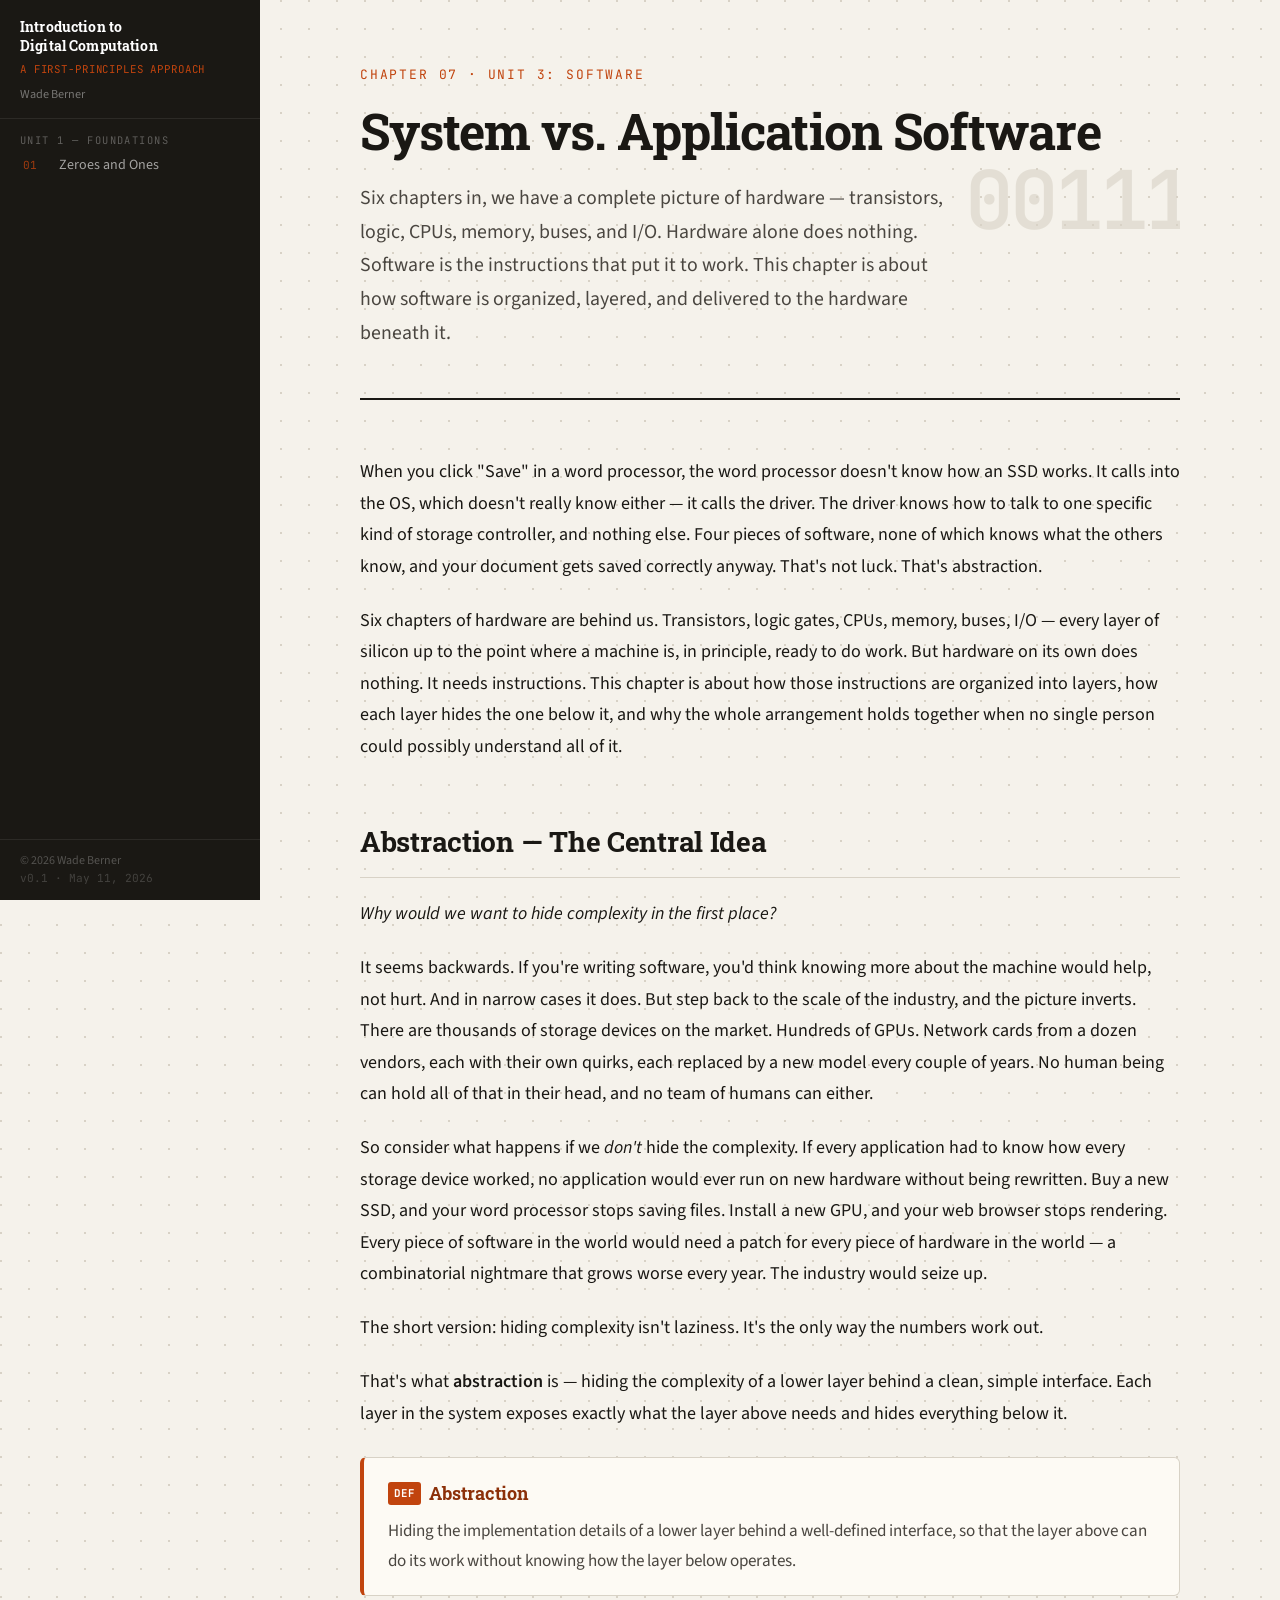
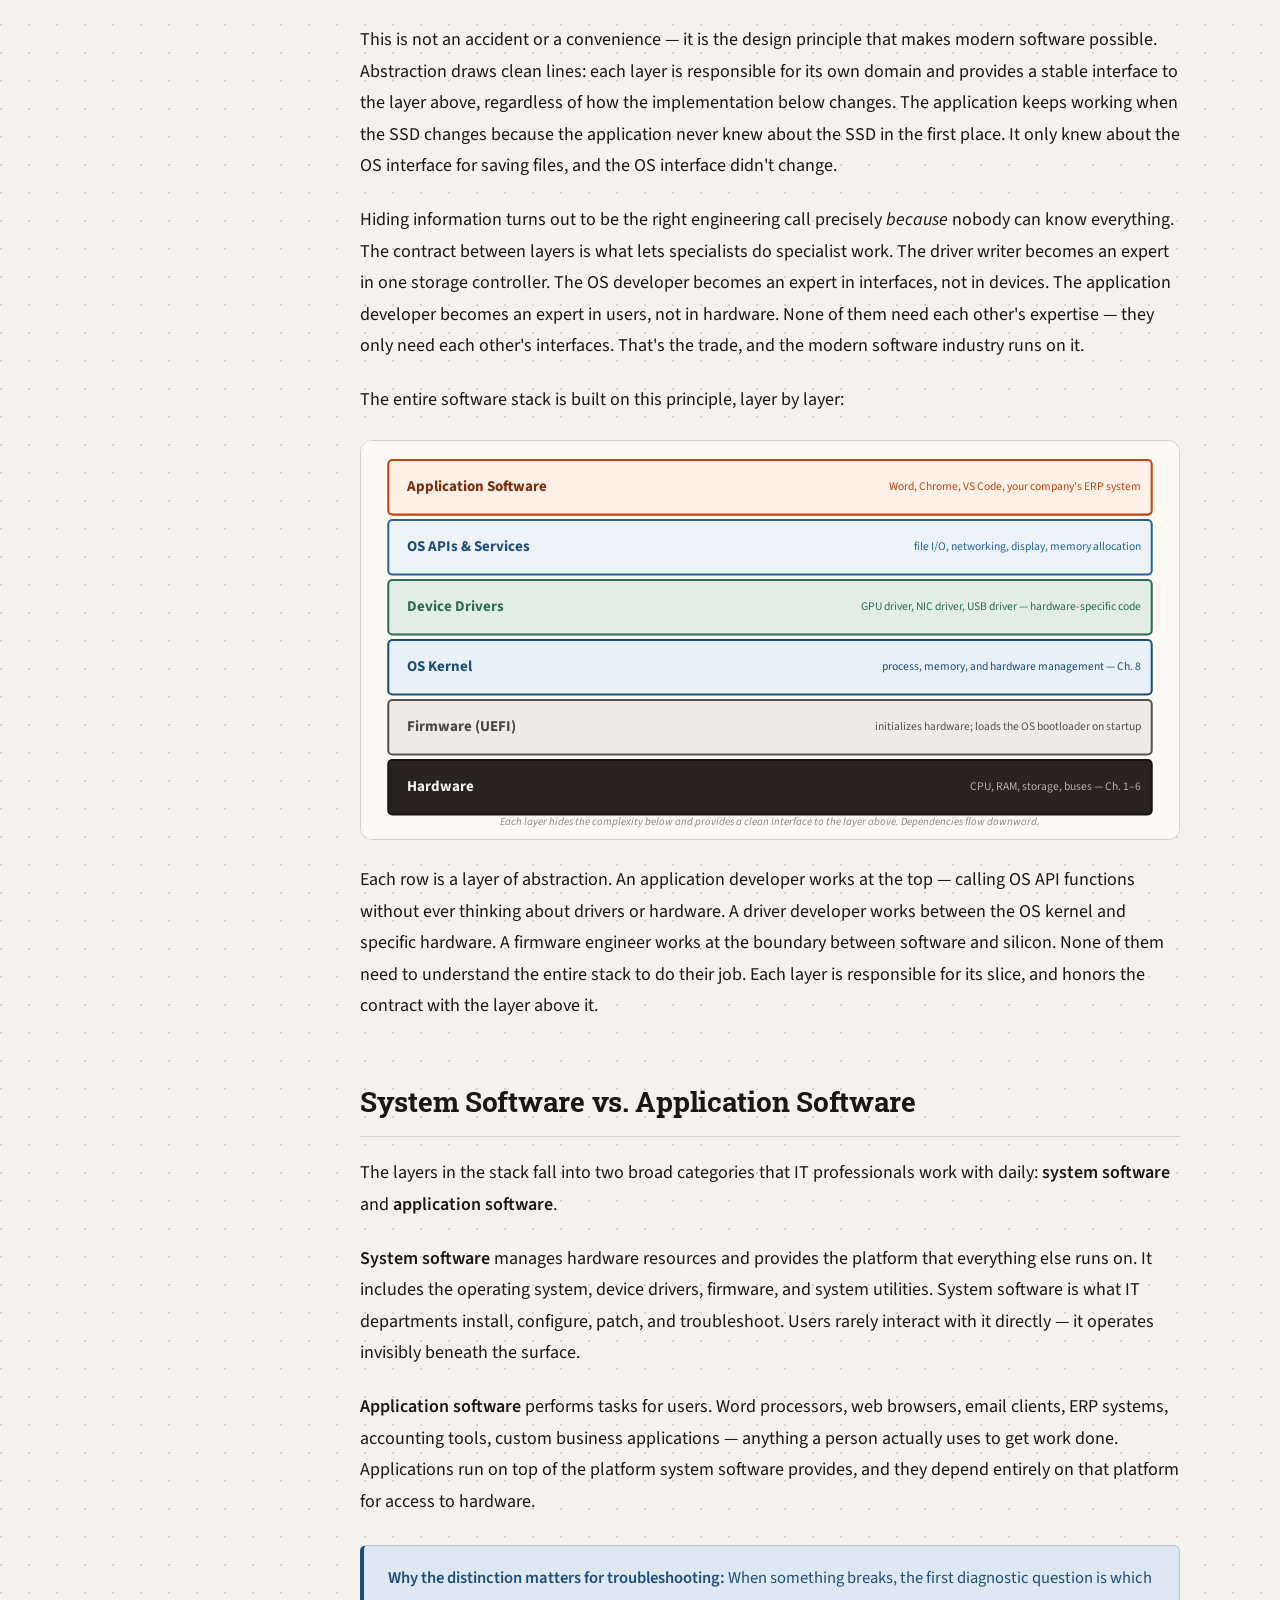
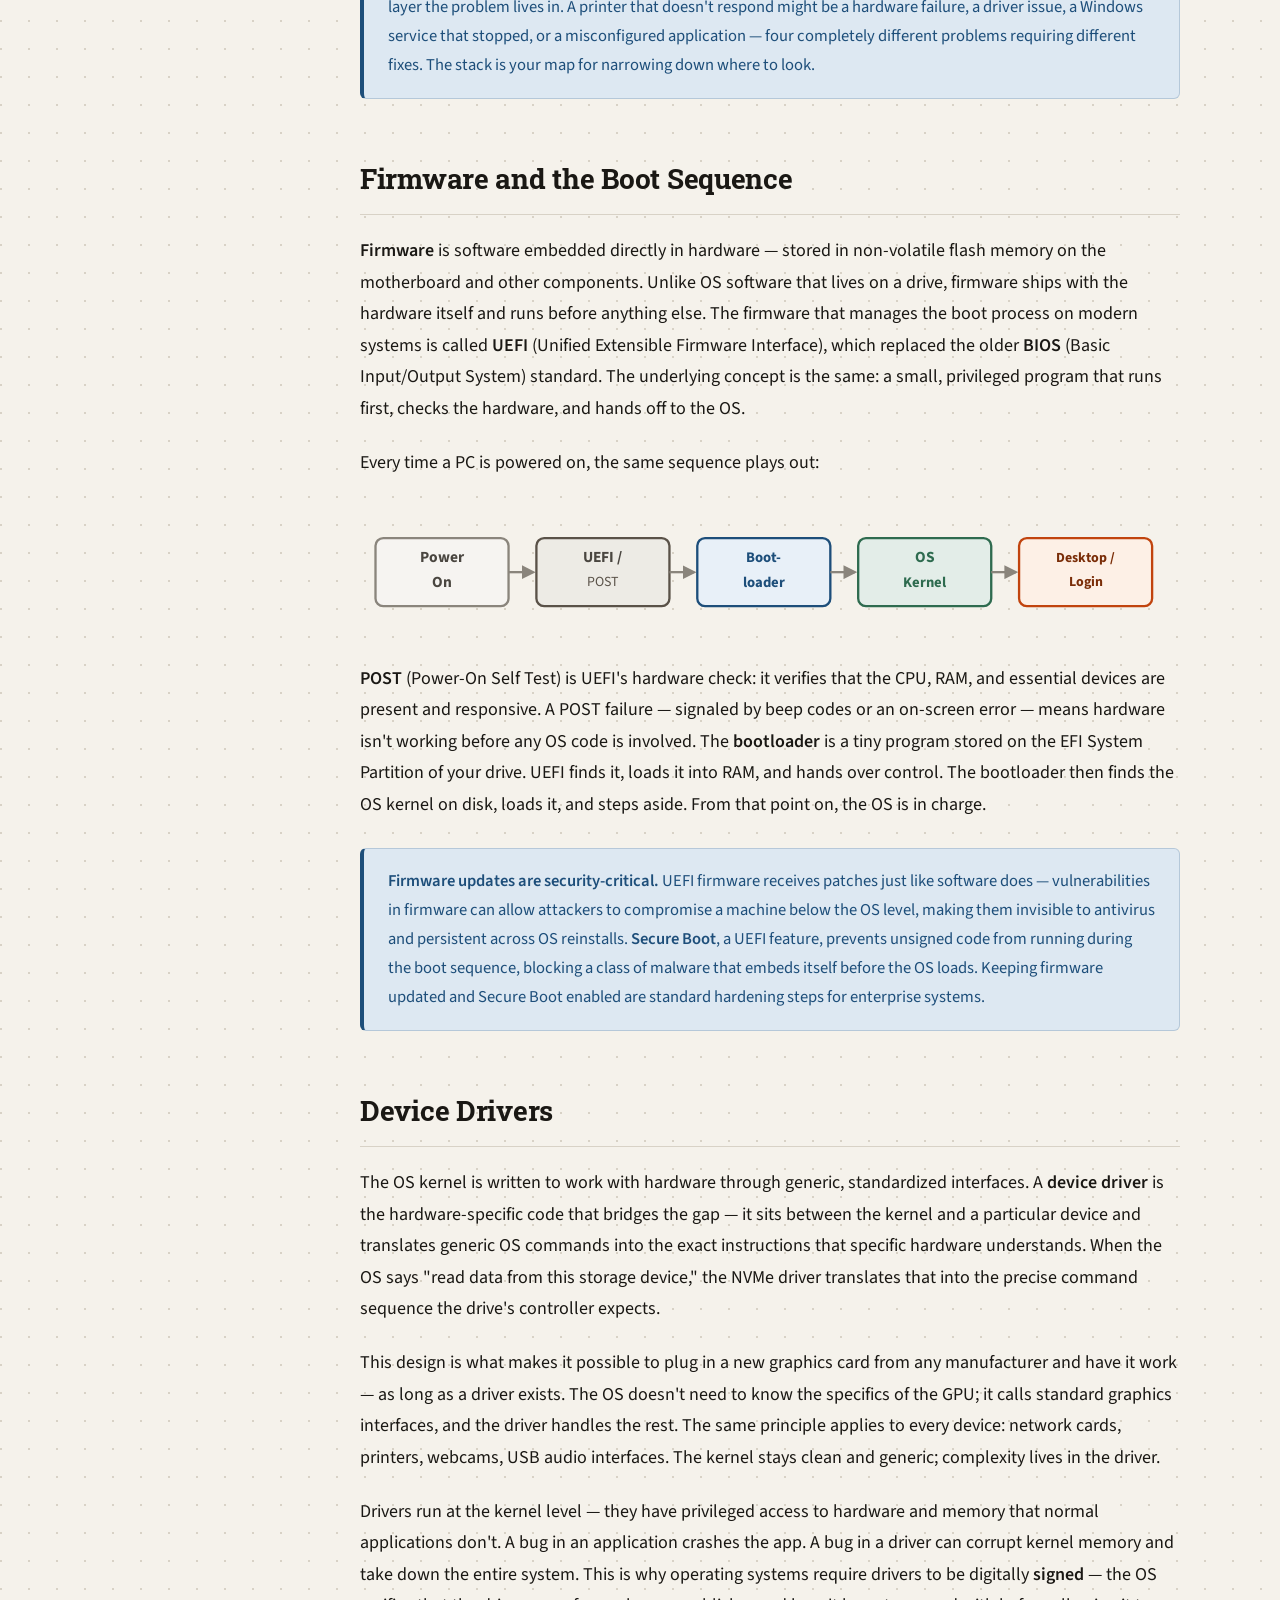
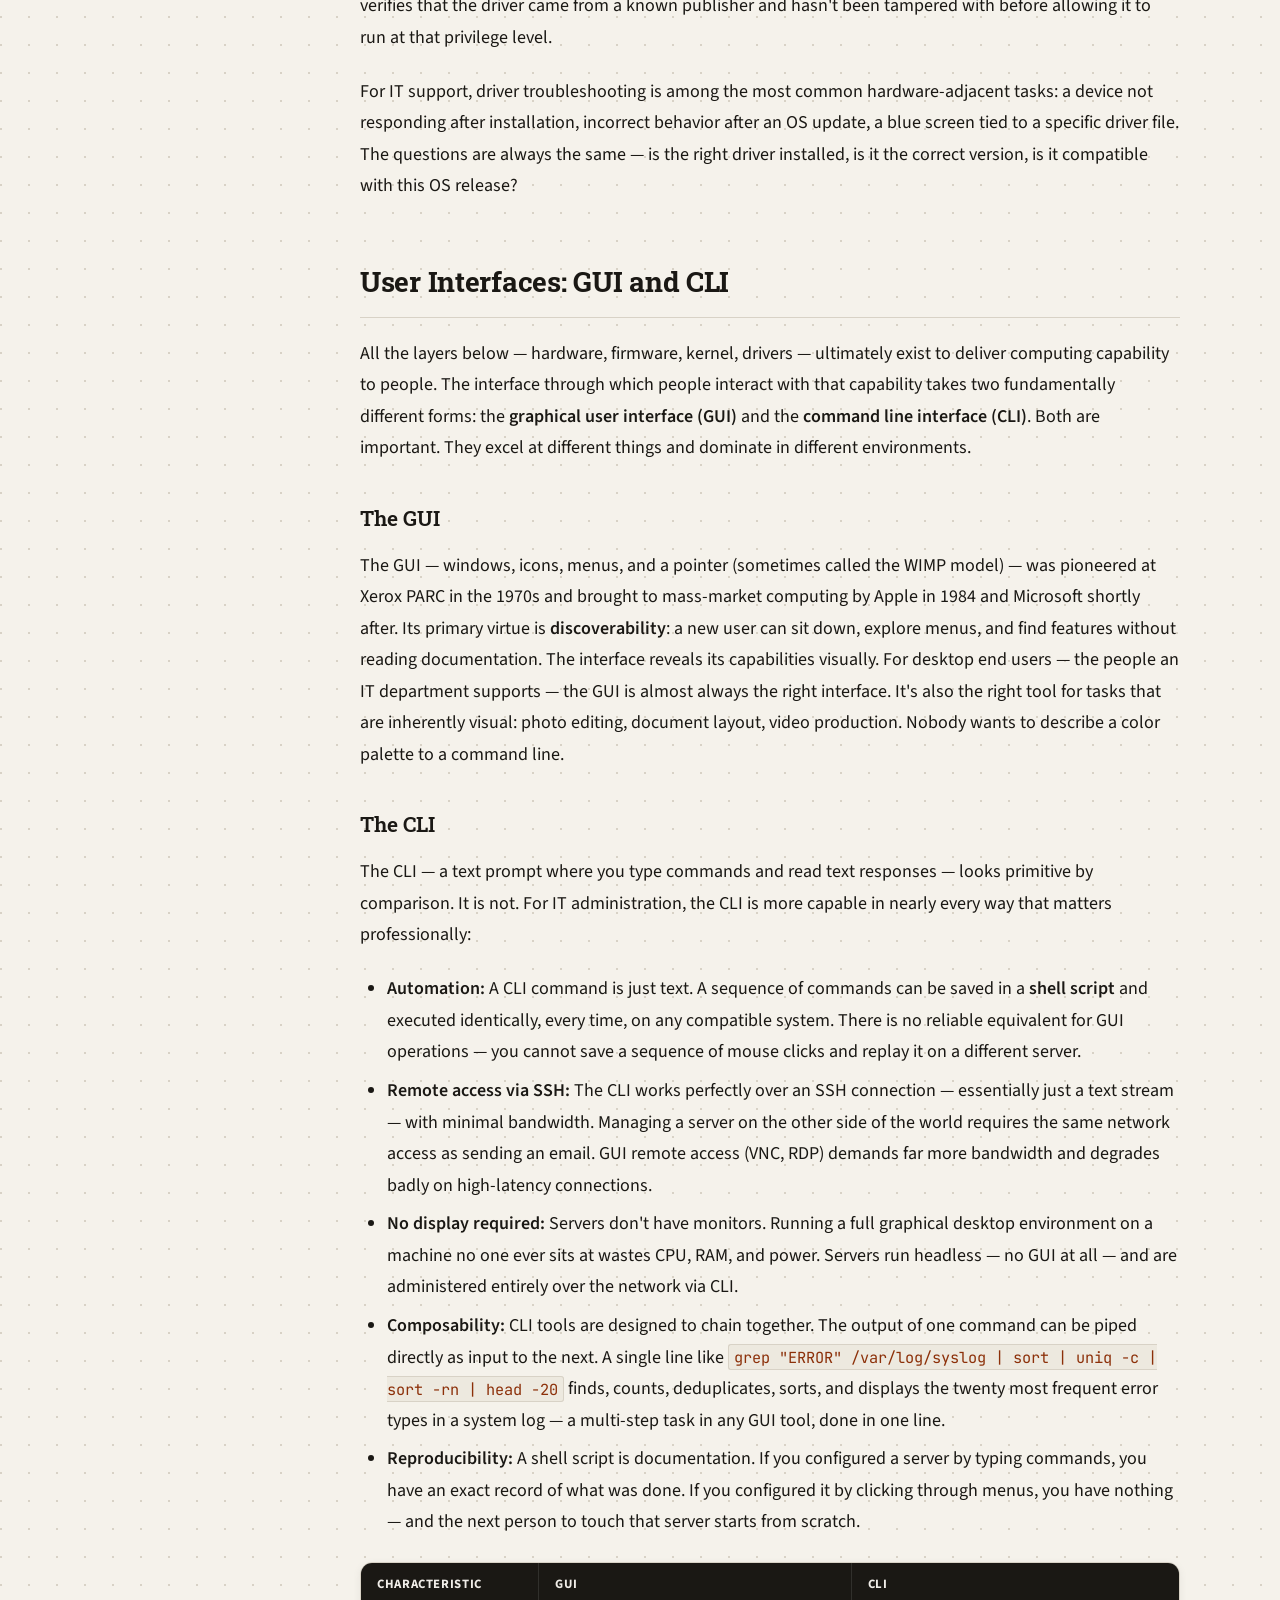
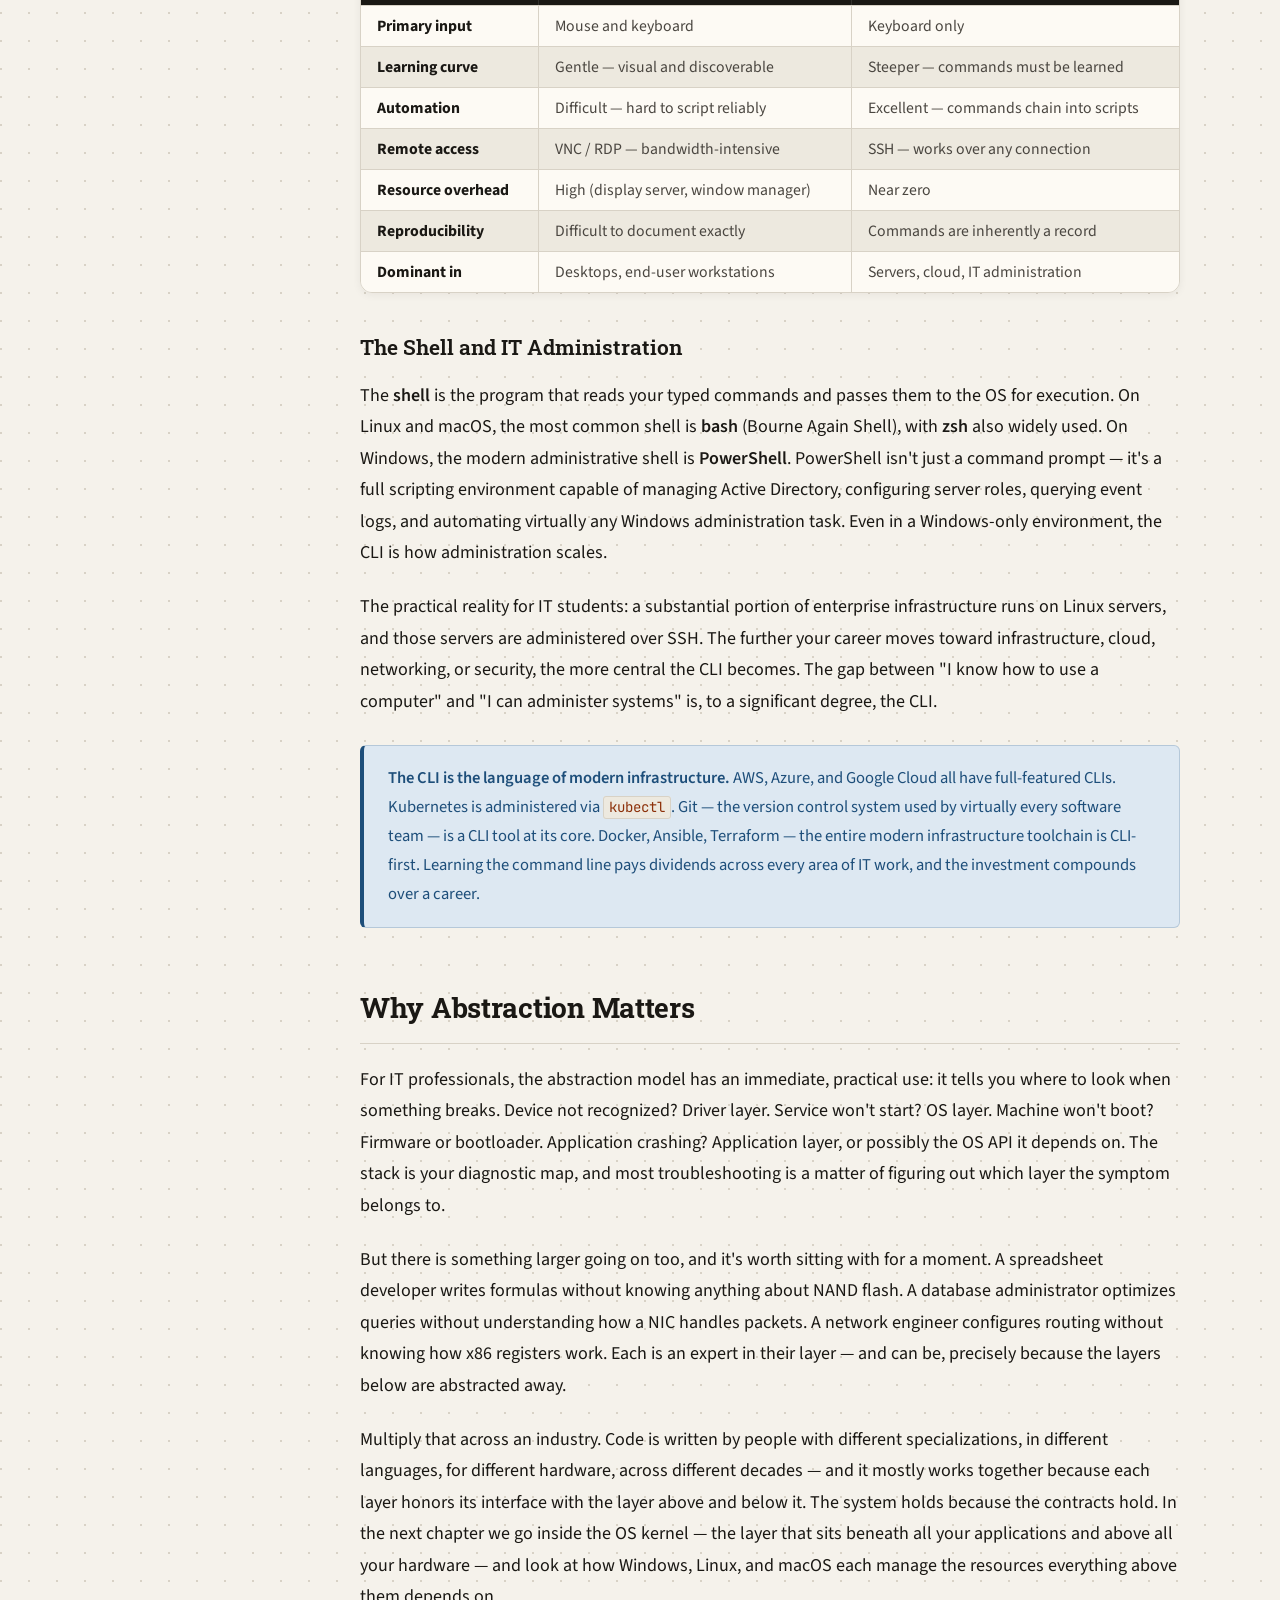
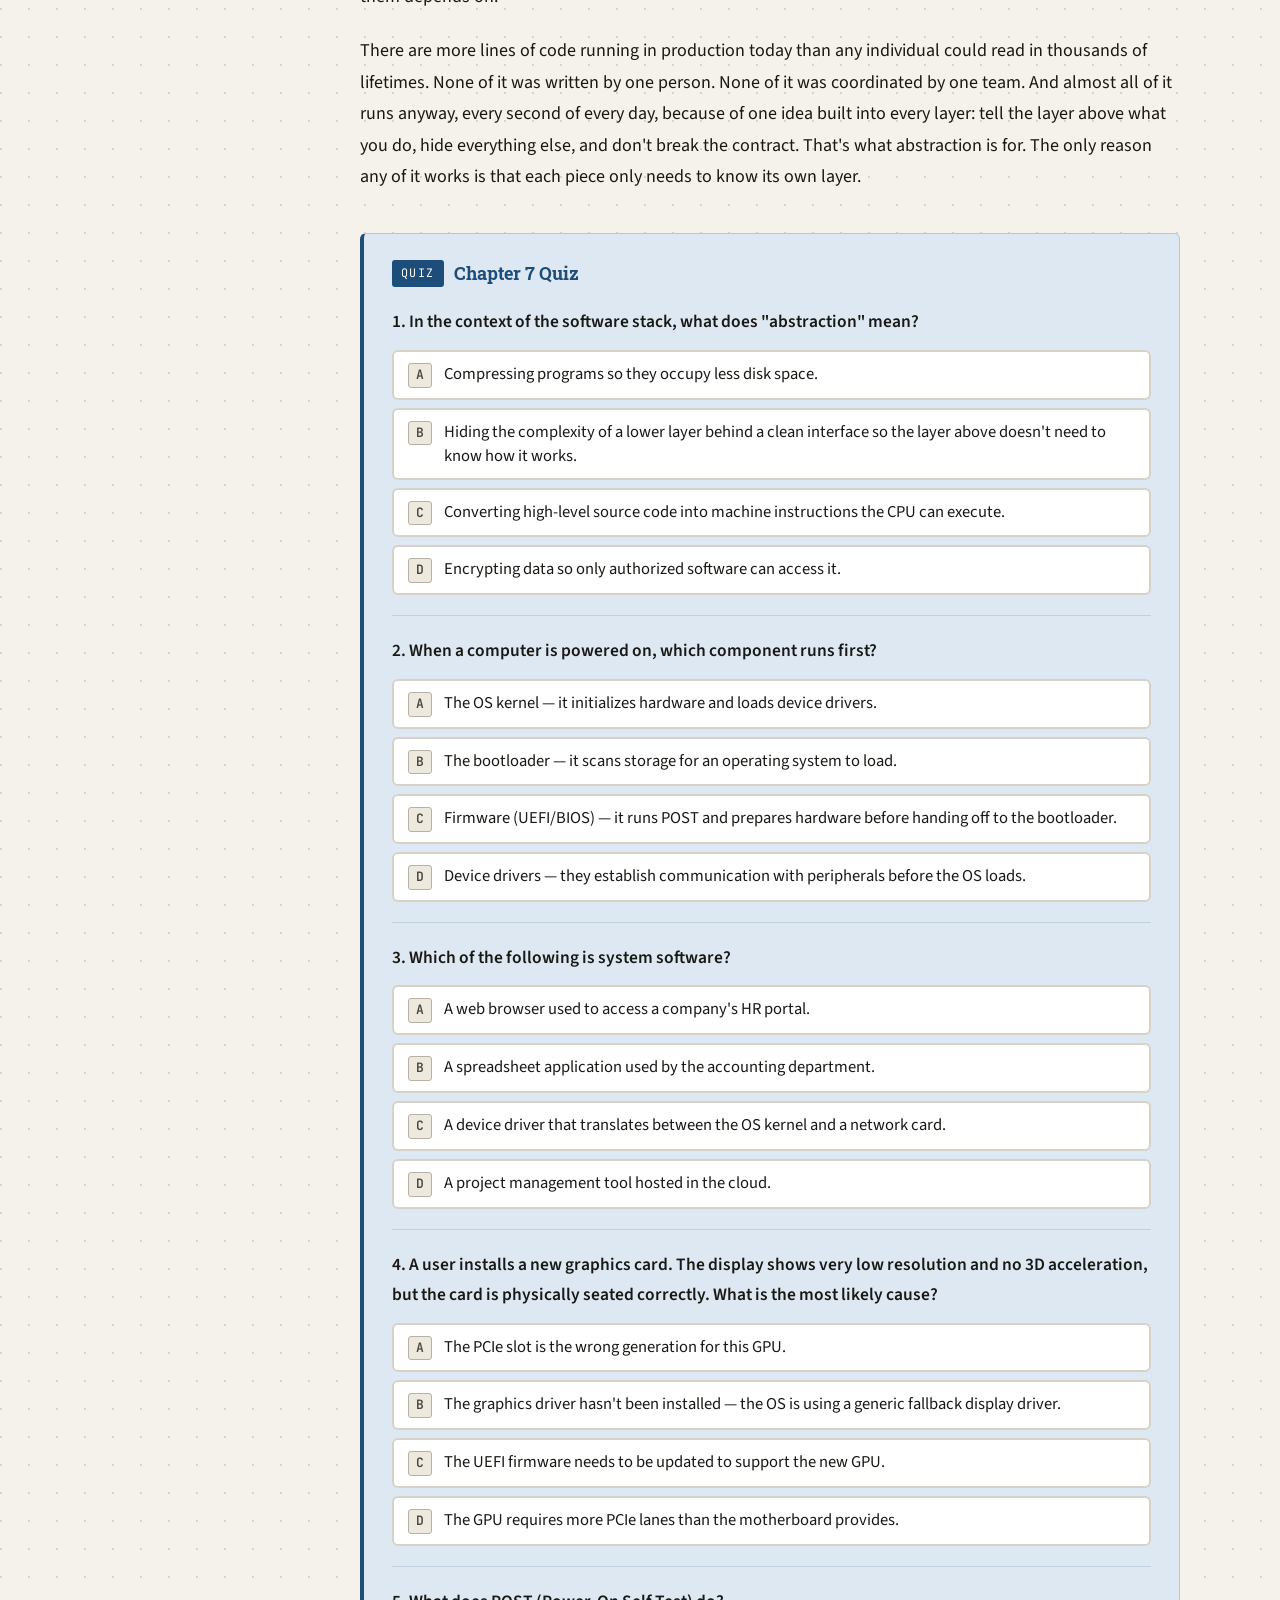
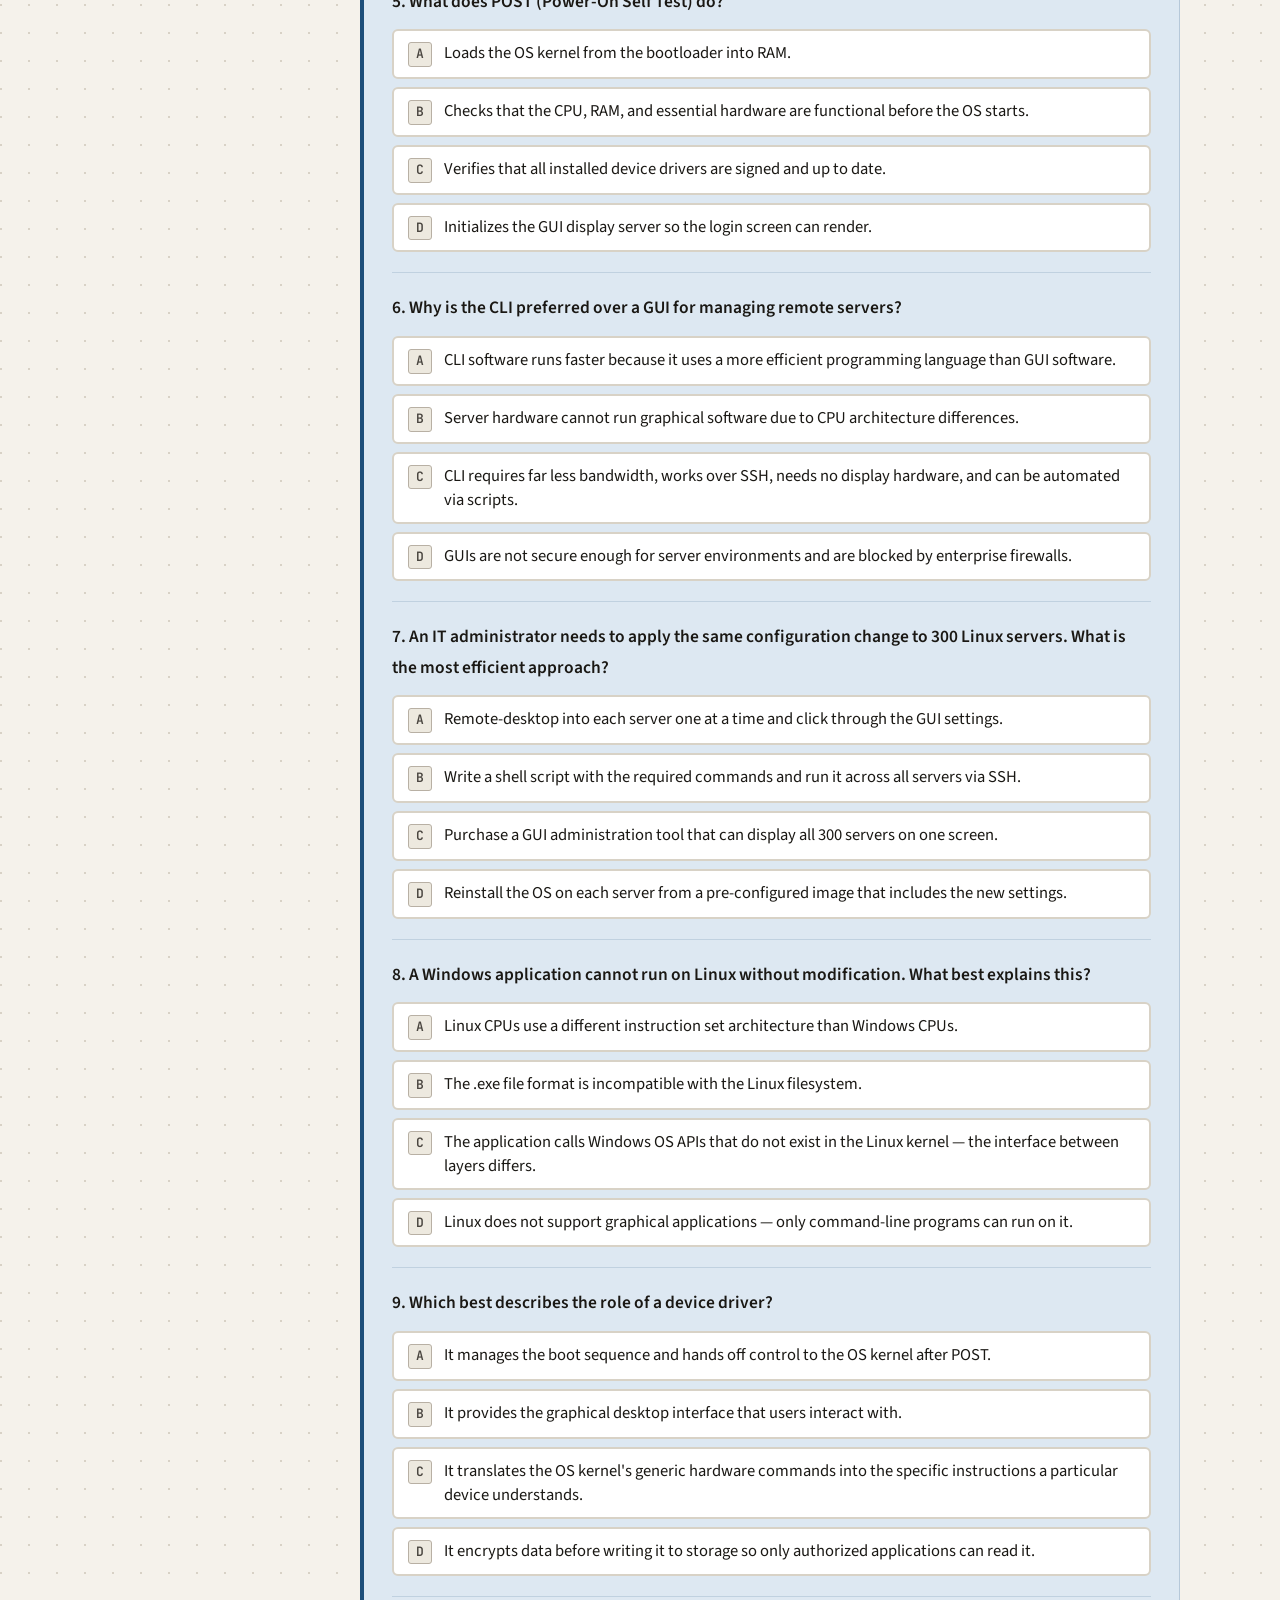
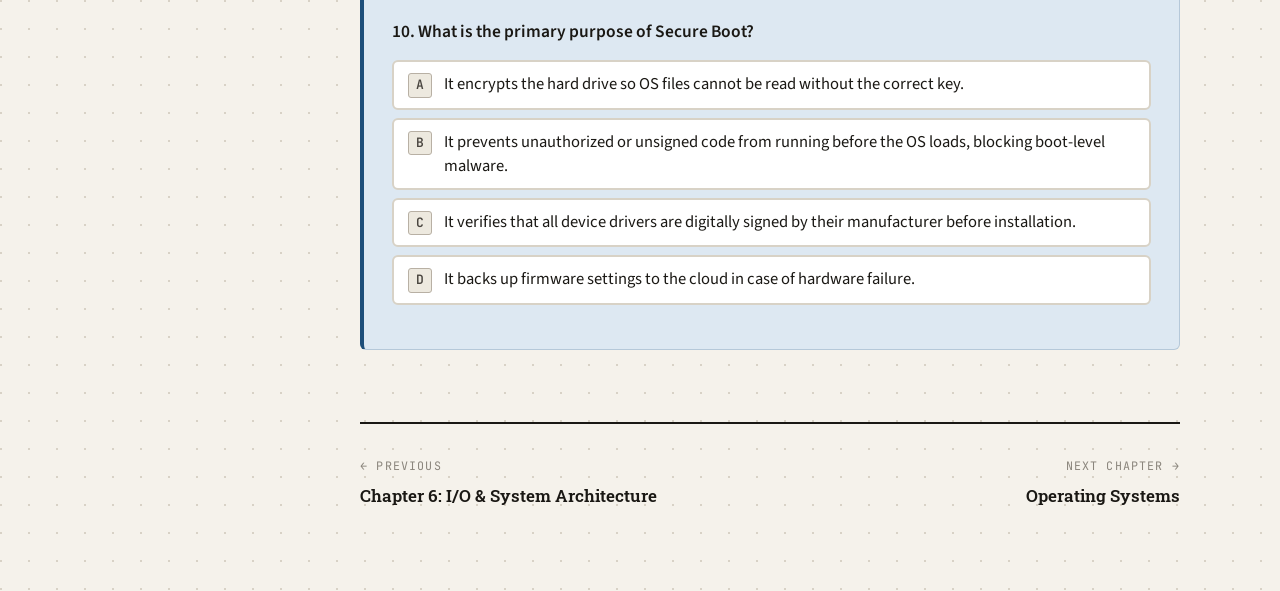
<file: chapters/ch07.html>
<!DOCTYPE html>
<html lang="en">
<head>
  <meta charset="UTF-8">
  <meta name="viewport" content="width=device-width, initial-scale=1.0">
  <title>Chapter 7: System vs. Application Software — Introduction to Digital Computation</title>
  <link rel="icon" href="../favicon.svg" type="image/svg+xml">
  <link rel="stylesheet" href="../css/main.css">
</head>
<body>

<div class="site-wrapper">

  <nav class="sidebar" aria-label="Book navigation">
    <div class="sidebar-logo">
      <a href="../index.html" class="book-title">Introduction to<br>Digital Computation</a>
      <div class="book-subtitle">A First-Principles Approach</div>
      <div class="book-author">Wade Berner</div>
    </div>
    <div class="nav-unit">
      <div class="nav-unit-label">Unit 1 — Foundations</div>
      <a href="ch01.html" class="nav-chapter"><span class="ch-num">01</span> Zeroes and Ones</a>
      <a href="ch02.html" class="nav-chapter"><span class="ch-num">02</span> Physical Bits</a>
      <a href="ch03.html" class="nav-chapter"><span class="ch-num">03</span> Data Representation</a>
    </div>
    <div class="nav-unit">
      <div class="nav-unit-label">Unit 2 — Hardware</div>
      <a href="ch04.html" class="nav-chapter"><span class="ch-num">04</span> Processors</a>
      <a href="ch05.html" class="nav-chapter"><span class="ch-num">05</span> Memory &amp; Storage</a>
      <a href="ch06.html" class="nav-chapter"><span class="ch-num">06</span> I/O &amp; System Architecture</a>
    </div>
    <div class="nav-unit">
      <div class="nav-unit-label">Unit 3 — Software</div>
      <a href="ch07.html" class="nav-chapter active"><span class="ch-num">07</span> System vs. Application Software</a>
      <a href="ch08.html" class="nav-chapter"><span class="ch-num">08</span> Operating Systems</a>
      <a href="ch09.html" class="nav-chapter"><span class="ch-num">09</span> File Systems &amp; Directory Services</a>
    </div>
    <div class="nav-unit">
      <div class="nav-unit-label">Unit 4 — Networks</div>
      <a href="ch10.html" class="nav-chapter"><span class="ch-num">10</span> Networking Fundamentals</a>
      <a href="ch11.html" class="nav-chapter"><span class="ch-num">11</span> Network Architecture &amp; Communication</a>
    </div>
    <div class="nav-unit">
      <div class="nav-unit-label">Unit 5 — Administration</div>
      <a href="ch12.html" class="nav-chapter"><span class="ch-num">12</span> System Administration</a>
      <a href="ch13.html" class="nav-chapter"><span class="ch-num">13</span> Virtualization &amp; Cloud</a>
      <a href="ch14.html" class="nav-chapter"><span class="ch-num">14</span> Putting It All Together</a>
    </div>
    <div class="sidebar-footer">&copy; 2026 Wade Berner<br><span class="sidebar-version">v0.1 &middot; May 11, 2026</span></div>
  </nav>

  <main class="main-content">

    <header class="chapter-header">
      <div class="chapter-eyebrow">Chapter 07 · Unit 3: Software</div>
      <h1 class="chapter-title">System vs. Application Software</h1>
      <div class="chapter-deco">00111</div>
      <p class="chapter-intro">Six chapters in, we have a complete picture of hardware — transistors, logic, CPUs, memory, buses, and I/O. Hardware alone does nothing. Software is the instructions that put it to work. This chapter is about how software is organized, layered, and delivered to the hardware beneath it.</p>
    </header>

    <article class="prose">

      <p>When you click "Save" in a word processor, the word processor doesn't know how an SSD works. It calls into the OS, which doesn't really know either — it calls the driver. The driver knows how to talk to one specific kind of storage controller, and nothing else. Four pieces of software, none of which knows what the others know, and your document gets saved correctly anyway. That's not luck. That's abstraction.</p>

      <p>Six chapters of hardware are behind us. Transistors, logic gates, CPUs, memory, buses, I/O — every layer of silicon up to the point where a machine is, in principle, ready to do work. But hardware on its own does nothing. It needs instructions. This chapter is about how those instructions are organized into layers, how each layer hides the one below it, and why the whole arrangement holds together when no single person could possibly understand all of it.</p>

      <h2>Abstraction — The Central Idea</h2>

      <p><em>Why would we want to hide complexity in the first place?</em></p>

      <p>It seems backwards. If you're writing software, you'd think knowing more about the machine would help, not hurt. And in narrow cases it does. But step back to the scale of the industry, and the picture inverts. There are thousands of storage devices on the market. Hundreds of GPUs. Network cards from a dozen vendors, each with their own quirks, each replaced by a new model every couple of years. No human being can hold all of that in their head, and no team of humans can either.</p>

      <p>So consider what happens if we <em>don't</em> hide the complexity. If every application had to know how every storage device worked, no application would ever run on new hardware without being rewritten. Buy a new SSD, and your word processor stops saving files. Install a new GPU, and your web browser stops rendering. Every piece of software in the world would need a patch for every piece of hardware in the world — a combinatorial nightmare that grows worse every year. The industry would seize up.</p>

      <p>The short version: hiding complexity isn't laziness. It's the only way the numbers work out.</p>

      <p>That's what <strong>abstraction</strong> is — hiding the complexity of a lower layer behind a clean, simple interface. Each layer in the system exposes exactly what the layer above needs and hides everything below it.</p>

      <div class="definition">
        <div class="def-term">Abstraction</div>
        <p>Hiding the implementation details of a lower layer behind a well-defined interface, so that the layer above can do its work without knowing how the layer below operates.</p>
      </div>

      <p>This is not an accident or a convenience — it is the design principle that makes modern software possible. Abstraction draws clean lines: each layer is responsible for its own domain and provides a stable interface to the layer above, regardless of how the implementation below changes. The application keeps working when the SSD changes because the application never knew about the SSD in the first place. It only knew about the OS interface for saving files, and the OS interface didn't change.</p>

      <p>Hiding information turns out to be the right engineering call precisely <em>because</em> nobody can know everything. The contract between layers is what lets specialists do specialist work. The driver writer becomes an expert in one storage controller. The OS developer becomes an expert in interfaces, not in devices. The application developer becomes an expert in users, not in hardware. None of them need each other's expertise — they only need each other's interfaces. That's the trade, and the modern software industry runs on it.</p>

      <p>The entire software stack is built on this principle, layer by layer:</p>

      <!-- SVG: The Software Abstraction Stack -->
      <svg viewBox="0 0 600 292" xmlns="http://www.w3.org/2000/svg" style="display:block;width:100%;margin:24px auto;font-family:var(--font-body,sans-serif);border:1px solid var(--border);border-radius:var(--radius-lg);overflow:hidden">
        <rect width="600" height="292" fill="#FDFAF4"/>

        <!-- Layer 1: Applications (top — most abstract) -->
        <rect x="20" y="14" width="560" height="40" rx="3" fill="#FDF0E6" stroke="#C1440E" stroke-width="1.5"/>
        <text x="34" y="34" dominant-baseline="middle" font-size="11" font-weight="700" fill="#7A2D08">Application Software</text>
        <text x="572" y="34" dominant-baseline="middle" font-size="8.5" text-anchor="end" fill="#C1440E">Word, Chrome, VS Code, your company's ERP system</text>

        <!-- Layer 2: OS APIs -->
        <rect x="20" y="58" width="560" height="40" rx="3" fill="#EEF3F8" stroke="#2564A0" stroke-width="1.5"/>
        <text x="34" y="78" dominant-baseline="middle" font-size="11" font-weight="700" fill="#1D4E7A">OS APIs &amp; Services</text>
        <text x="572" y="78" dominant-baseline="middle" font-size="8.5" text-anchor="end" fill="#2564A0">file I/O, networking, display, memory allocation</text>

        <!-- Layer 3: Device Drivers -->
        <rect x="20" y="102" width="560" height="40" rx="3" fill="#E3EDE8" stroke="#2E6B4F" stroke-width="1.5"/>
        <text x="34" y="122" dominant-baseline="middle" font-size="11" font-weight="700" fill="#2E6B4F">Device Drivers</text>
        <text x="572" y="122" dominant-baseline="middle" font-size="8.5" text-anchor="end" fill="#2E6B4F">GPU driver, NIC driver, USB driver — hardware-specific code</text>

        <!-- Layer 4: OS Kernel -->
        <rect x="20" y="146" width="560" height="40" rx="3" fill="#E8F0F8" stroke="#1D4E7A" stroke-width="1.5"/>
        <text x="34" y="166" dominant-baseline="middle" font-size="11" font-weight="700" fill="#1D4E7A">OS Kernel</text>
        <text x="572" y="166" dominant-baseline="middle" font-size="8.5" text-anchor="end" fill="#1D4E7A">process, memory, and hardware management — Ch. 8</text>

        <!-- Layer 5: Firmware -->
        <rect x="20" y="190" width="560" height="40" rx="3" fill="#EDEBE5" stroke="#5A5248" stroke-width="1.5"/>
        <text x="34" y="210" dominant-baseline="middle" font-size="11" font-weight="700" fill="#4A4640">Firmware (UEFI)</text>
        <text x="572" y="210" dominant-baseline="middle" font-size="8.5" text-anchor="end" fill="#5A5248">initializes hardware; loads the OS bootloader on startup</text>

        <!-- Layer 6: Hardware (bottom) -->
        <rect x="20" y="234" width="560" height="40" rx="3" fill="#2A2420" stroke="#1A1410" stroke-width="1.5"/>
        <text x="34" y="254" dominant-baseline="middle" font-size="11" font-weight="700" fill="#F5F2EB">Hardware</text>
        <text x="572" y="254" dominant-baseline="middle" font-size="8.5" text-anchor="end" fill="#B8B0A4">CPU, RAM, storage, buses — Ch. 1–6</text>

        <!-- Caption -->
        <text x="300" y="282" text-anchor="middle" font-size="8" font-style="italic" fill="#8A857C">Each layer hides the complexity below and provides a clean interface to the layer above. Dependencies flow downward.</text>
      </svg>

      <p>Each row is a layer of abstraction. An application developer works at the top — calling OS API functions without ever thinking about drivers or hardware. A driver developer works between the OS kernel and specific hardware. A firmware engineer works at the boundary between software and silicon. None of them need to understand the entire stack to do their job. Each layer is responsible for its slice, and honors the contract with the layer above it.</p>

      <h2>System Software vs. Application Software</h2>

      <p>The layers in the stack fall into two broad categories that IT professionals work with daily: <strong>system software</strong> and <strong>application software</strong>.</p>

      <p><strong>System software</strong> manages hardware resources and provides the platform that everything else runs on. It includes the operating system, device drivers, firmware, and system utilities. System software is what IT departments install, configure, patch, and troubleshoot. Users rarely interact with it directly — it operates invisibly beneath the surface.</p>

      <p><strong>Application software</strong> performs tasks for users. Word processors, web browsers, email clients, ERP systems, accounting tools, custom business applications — anything a person actually uses to get work done. Applications run on top of the platform system software provides, and they depend entirely on that platform for access to hardware.</p>

      <div class="note">
        <strong>Why the distinction matters for troubleshooting:</strong> When something breaks, the first diagnostic question is which layer the problem lives in. A printer that doesn't respond might be a hardware failure, a driver issue, a Windows service that stopped, or a misconfigured application — four completely different problems requiring different fixes. The stack is your map for narrowing down where to look.
      </div>

      <h2>Firmware and the Boot Sequence</h2>

      <p><strong>Firmware</strong> is software embedded directly in hardware — stored in non-volatile flash memory on the motherboard and other components. Unlike OS software that lives on a drive, firmware ships with the hardware itself and runs before anything else. The firmware that manages the boot process on modern systems is called <strong>UEFI</strong> (Unified Extensible Firmware Interface), which replaced the older <strong>BIOS</strong> (Basic Input/Output System) standard. The underlying concept is the same: a small, privileged program that runs first, checks the hardware, and hands off to the OS.</p>

      <p>Every time a PC is powered on, the same sequence plays out:</p>

      <!-- SVG: Boot Sequence -->
      <svg viewBox="0 0 530 92" xmlns="http://www.w3.org/2000/svg" style="display:block;width:100%;margin:20px auto;font-family:var(--font-body,sans-serif)">
        <defs>
          <marker id="boot-arr" markerWidth="6" markerHeight="6" refX="5" refY="3" orient="auto">
            <path d="M0,0 L0,6 L6,3 z" fill="#8A857C"/>
          </marker>
        </defs>

        <!-- Box 1: Power On -->
        <rect x="10" y="24" width="86" height="44" rx="5" fill="#F6F4F1" stroke="#8A857C" stroke-width="1.5"/>
        <text x="53" y="37" text-anchor="middle" dominant-baseline="middle" font-size="10" font-weight="700" fill="#4A4640">Power</text>
        <text x="53" y="53" text-anchor="middle" dominant-baseline="middle" font-size="10" font-weight="700" fill="#4A4640">On</text>
        <!-- Arrow 1 -->
        <line x1="96" y1="46" x2="112" y2="46" stroke="#8A857C" stroke-width="1.5" marker-end="url(#boot-arr)"/>

        <!-- Box 2: UEFI / POST -->
        <rect x="114" y="24" width="86" height="44" rx="5" fill="#EDEBE5" stroke="#5A5248" stroke-width="1.5"/>
        <text x="157" y="37" text-anchor="middle" dominant-baseline="middle" font-size="10" font-weight="700" fill="#4A4640">UEFI /</text>
        <text x="157" y="53" text-anchor="middle" dominant-baseline="middle" font-size="9" fill="#5A5248">POST</text>
        <!-- Arrow 2 -->
        <line x1="200" y1="46" x2="216" y2="46" stroke="#8A857C" stroke-width="1.5" marker-end="url(#boot-arr)"/>

        <!-- Box 3: Bootloader -->
        <rect x="218" y="24" width="86" height="44" rx="5" fill="#E8F0F8" stroke="#1D4E7A" stroke-width="1.5"/>
        <text x="261" y="37" text-anchor="middle" dominant-baseline="middle" font-size="9.5" font-weight="700" fill="#1D4E7A">Boot-</text>
        <text x="261" y="53" text-anchor="middle" dominant-baseline="middle" font-size="9.5" font-weight="700" fill="#1D4E7A">loader</text>
        <!-- Arrow 3 -->
        <line x1="304" y1="46" x2="320" y2="46" stroke="#8A857C" stroke-width="1.5" marker-end="url(#boot-arr)"/>

        <!-- Box 4: OS Kernel -->
        <rect x="322" y="24" width="86" height="44" rx="5" fill="#E3EDE8" stroke="#2E6B4F" stroke-width="1.5"/>
        <text x="365" y="37" text-anchor="middle" dominant-baseline="middle" font-size="10" font-weight="700" fill="#2E6B4F">OS</text>
        <text x="365" y="53" text-anchor="middle" dominant-baseline="middle" font-size="9.5" font-weight="700" fill="#2E6B4F">Kernel</text>
        <!-- Arrow 4 -->
        <line x1="408" y1="46" x2="424" y2="46" stroke="#8A857C" stroke-width="1.5" marker-end="url(#boot-arr)"/>

        <!-- Box 5: Desktop / Login -->
        <rect x="426" y="24" width="86" height="44" rx="5" fill="#FDF0E6" stroke="#C1440E" stroke-width="1.5"/>
        <text x="469" y="37" text-anchor="middle" dominant-baseline="middle" font-size="9" font-weight="700" fill="#7A2D08">Desktop /</text>
        <text x="469" y="53" text-anchor="middle" dominant-baseline="middle" font-size="9" font-weight="700" fill="#7A2D08">Login</text>
      </svg>

      <p><strong>POST</strong> (Power-On Self Test) is UEFI's hardware check: it verifies that the CPU, RAM, and essential devices are present and responsive. A POST failure — signaled by beep codes or an on-screen error — means hardware isn't working before any OS code is involved. The <strong>bootloader</strong> is a tiny program stored on the EFI System Partition of your drive. UEFI finds it, loads it into RAM, and hands over control. The bootloader then finds the OS kernel on disk, loads it, and steps aside. From that point on, the OS is in charge.</p>

      <div class="note">
        <strong>Firmware updates are security-critical.</strong> UEFI firmware receives patches just like software does — vulnerabilities in firmware can allow attackers to compromise a machine below the OS level, making them invisible to antivirus and persistent across OS reinstalls. <strong>Secure Boot</strong>, a UEFI feature, prevents unsigned code from running during the boot sequence, blocking a class of malware that embeds itself before the OS loads. Keeping firmware updated and Secure Boot enabled are standard hardening steps for enterprise systems.
      </div>

      <h2>Device Drivers</h2>

      <p>The OS kernel is written to work with hardware through generic, standardized interfaces. A <strong>device driver</strong> is the hardware-specific code that bridges the gap — it sits between the kernel and a particular device and translates generic OS commands into the exact instructions that specific hardware understands. When the OS says "read data from this storage device," the NVMe driver translates that into the precise command sequence the drive's controller expects.</p>

      <p>This design is what makes it possible to plug in a new graphics card from any manufacturer and have it work — as long as a driver exists. The OS doesn't need to know the specifics of the GPU; it calls standard graphics interfaces, and the driver handles the rest. The same principle applies to every device: network cards, printers, webcams, USB audio interfaces. The kernel stays clean and generic; complexity lives in the driver.</p>

      <p>Drivers run at the kernel level — they have privileged access to hardware and memory that normal applications don't. A bug in an application crashes the app. A bug in a driver can corrupt kernel memory and take down the entire system. This is why operating systems require drivers to be digitally <strong>signed</strong> — the OS verifies that the driver came from a known publisher and hasn't been tampered with before allowing it to run at that privilege level.</p>

      <p>For IT support, driver troubleshooting is among the most common hardware-adjacent tasks: a device not responding after installation, incorrect behavior after an OS update, a blue screen tied to a specific driver file. The questions are always the same — is the right driver installed, is it the correct version, is it compatible with this OS release?</p>

      <h2>User Interfaces: GUI and CLI</h2>

      <p>All the layers below — hardware, firmware, kernel, drivers — ultimately exist to deliver computing capability to people. The interface through which people interact with that capability takes two fundamentally different forms: the <strong>graphical user interface (GUI)</strong> and the <strong>command line interface (CLI)</strong>. Both are important. They excel at different things and dominate in different environments.</p>

      <h3>The GUI</h3>

      <p>The GUI — windows, icons, menus, and a pointer (sometimes called the WIMP model) — was pioneered at Xerox PARC in the 1970s and brought to mass-market computing by Apple in 1984 and Microsoft shortly after. Its primary virtue is <strong>discoverability</strong>: a new user can sit down, explore menus, and find features without reading documentation. The interface reveals its capabilities visually. For desktop end users — the people an IT department supports — the GUI is almost always the right interface. It's also the right tool for tasks that are inherently visual: photo editing, document layout, video production. Nobody wants to describe a color palette to a command line.</p>

      <h3>The CLI</h3>

      <p>The CLI — a text prompt where you type commands and read text responses — looks primitive by comparison. It is not. For IT administration, the CLI is more capable in nearly every way that matters professionally:</p>

      <ul>
        <li><strong>Automation:</strong> A CLI command is just text. A sequence of commands can be saved in a <strong>shell script</strong> and executed identically, every time, on any compatible system. There is no reliable equivalent for GUI operations — you cannot save a sequence of mouse clicks and replay it on a different server.</li>
        <li><strong>Remote access via SSH:</strong> The CLI works perfectly over an SSH connection — essentially just a text stream — with minimal bandwidth. Managing a server on the other side of the world requires the same network access as sending an email. GUI remote access (VNC, RDP) demands far more bandwidth and degrades badly on high-latency connections.</li>
        <li><strong>No display required:</strong> Servers don't have monitors. Running a full graphical desktop environment on a machine no one ever sits at wastes CPU, RAM, and power. Servers run headless — no GUI at all — and are administered entirely over the network via CLI.</li>
        <li><strong>Composability:</strong> CLI tools are designed to chain together. The output of one command can be piped directly as input to the next. A single line like <code>grep "ERROR" /var/log/syslog | sort | uniq -c | sort -rn | head -20</code> finds, counts, deduplicates, sorts, and displays the twenty most frequent error types in a system log — a multi-step task in any GUI tool, done in one line.</li>
        <li><strong>Reproducibility:</strong> A shell script is documentation. If you configured a server by typing commands, you have an exact record of what was done. If you configured it by clicking through menus, you have nothing — and the next person to touch that server starts from scratch.</li>
      </ul>

      <table class="data-table" style="margin:24px 0">
        <thead>
          <tr>
            <th>Characteristic</th>
            <th>GUI</th>
            <th>CLI</th>
          </tr>
        </thead>
        <tbody>
          <tr>
            <td>Primary input</td>
            <td>Mouse and keyboard</td>
            <td>Keyboard only</td>
          </tr>
          <tr>
            <td>Learning curve</td>
            <td>Gentle — visual and discoverable</td>
            <td>Steeper — commands must be learned</td>
          </tr>
          <tr>
            <td>Automation</td>
            <td>Difficult — hard to script reliably</td>
            <td>Excellent — commands chain into scripts</td>
          </tr>
          <tr>
            <td>Remote access</td>
            <td>VNC / RDP — bandwidth-intensive</td>
            <td>SSH — works over any connection</td>
          </tr>
          <tr>
            <td>Resource overhead</td>
            <td>High (display server, window manager)</td>
            <td>Near zero</td>
          </tr>
          <tr>
            <td>Reproducibility</td>
            <td>Difficult to document exactly</td>
            <td>Commands are inherently a record</td>
          </tr>
          <tr>
            <td>Dominant in</td>
            <td>Desktops, end-user workstations</td>
            <td>Servers, cloud, IT administration</td>
          </tr>
        </tbody>
      </table>

      <h3>The Shell and IT Administration</h3>

      <p>The <strong>shell</strong> is the program that reads your typed commands and passes them to the OS for execution. On Linux and macOS, the most common shell is <strong>bash</strong> (Bourne Again Shell), with <strong>zsh</strong> also widely used. On Windows, the modern administrative shell is <strong>PowerShell</strong>. PowerShell isn't just a command prompt — it's a full scripting environment capable of managing Active Directory, configuring server roles, querying event logs, and automating virtually any Windows administration task. Even in a Windows-only environment, the CLI is how administration scales.</p>

      <p>The practical reality for IT students: a substantial portion of enterprise infrastructure runs on Linux servers, and those servers are administered over SSH. The further your career moves toward infrastructure, cloud, networking, or security, the more central the CLI becomes. The gap between "I know how to use a computer" and "I can administer systems" is, to a significant degree, the CLI.</p>

      <div class="note">
        <strong>The CLI is the language of modern infrastructure.</strong> AWS, Azure, and Google Cloud all have full-featured CLIs. Kubernetes is administered via <code>kubectl</code>. Git — the version control system used by virtually every software team — is a CLI tool at its core. Docker, Ansible, Terraform — the entire modern infrastructure toolchain is CLI-first. Learning the command line pays dividends across every area of IT work, and the investment compounds over a career.
      </div>

      <h2>Why Abstraction Matters</h2>

      <p>For IT professionals, the abstraction model has an immediate, practical use: it tells you where to look when something breaks. Device not recognized? Driver layer. Service won't start? OS layer. Machine won't boot? Firmware or bootloader. Application crashing? Application layer, or possibly the OS API it depends on. The stack is your diagnostic map, and most troubleshooting is a matter of figuring out which layer the symptom belongs to.</p>

      <p>But there is something larger going on too, and it's worth sitting with for a moment. A spreadsheet developer writes formulas without knowing anything about NAND flash. A database administrator optimizes queries without understanding how a NIC handles packets. A network engineer configures routing without knowing how x86 registers work. Each is an expert in their layer — and can be, precisely because the layers below are abstracted away.</p>

      <p>Multiply that across an industry. Code is written by people with different specializations, in different languages, for different hardware, across different decades — and it mostly works together because each layer honors its interface with the layer above and below it. The system holds because the contracts hold. In the next chapter we go inside the OS kernel — the layer that sits beneath all your applications and above all your hardware — and look at how Windows, Linux, and macOS each manage the resources everything above them depends on.</p>

      <p>There are more lines of code running in production today than any individual could read in thousands of lifetimes. None of it was written by one person. None of it was coordinated by one team. And almost all of it runs anyway, every second of every day, because of one idea built into every layer: tell the layer above what you do, hide everything else, and don't break the contract. That's what abstraction is for. The only reason any of it works is that each piece only needs to know its own layer.</p>

      <!-- ── Practice Block ── -->
      <div class="practice-block">
        <div class="practice-header">
          <span class="practice-label">Quiz</span>
          <span class="practice-title">Chapter 7 Quiz</span>
        </div>

        <div class="quiz-question" id="q1">
          <div class="q-text">1. In the context of the software stack, what does "abstraction" mean?</div>
          <div class="mc-options">
            <button class="mc-option" onclick="checkMC('q1',this,false)"><span class="mc-letter">A</span> Compressing programs so they occupy less disk space.</button>
            <button class="mc-option" onclick="checkMC('q1',this,true)"><span class="mc-letter">B</span> Hiding the complexity of a lower layer behind a clean interface so the layer above doesn't need to know how it works.</button>
            <button class="mc-option" onclick="checkMC('q1',this,false)"><span class="mc-letter">C</span> Converting high-level source code into machine instructions the CPU can execute.</button>
            <button class="mc-option" onclick="checkMC('q1',this,false)"><span class="mc-letter">D</span> Encrypting data so only authorized software can access it.</button>
          </div>
          <div class="mc-feedback" id="q1-feedback"></div>
        </div>

        <div class="quiz-question" id="q2">
          <div class="q-text">2. When a computer is powered on, which component runs first?</div>
          <div class="mc-options">
            <button class="mc-option" onclick="checkMC('q2',this,false)"><span class="mc-letter">A</span> The OS kernel — it initializes hardware and loads device drivers.</button>
            <button class="mc-option" onclick="checkMC('q2',this,false)"><span class="mc-letter">B</span> The bootloader — it scans storage for an operating system to load.</button>
            <button class="mc-option" onclick="checkMC('q2',this,true)"><span class="mc-letter">C</span> Firmware (UEFI/BIOS) — it runs POST and prepares hardware before handing off to the bootloader.</button>
            <button class="mc-option" onclick="checkMC('q2',this,false)"><span class="mc-letter">D</span> Device drivers — they establish communication with peripherals before the OS loads.</button>
          </div>
          <div class="mc-feedback" id="q2-feedback"></div>
        </div>

        <div class="quiz-question" id="q3">
          <div class="q-text">3. Which of the following is system software?</div>
          <div class="mc-options">
            <button class="mc-option" onclick="checkMC('q3',this,false)"><span class="mc-letter">A</span> A web browser used to access a company's HR portal.</button>
            <button class="mc-option" onclick="checkMC('q3',this,false)"><span class="mc-letter">B</span> A spreadsheet application used by the accounting department.</button>
            <button class="mc-option" onclick="checkMC('q3',this,true)"><span class="mc-letter">C</span> A device driver that translates between the OS kernel and a network card.</button>
            <button class="mc-option" onclick="checkMC('q3',this,false)"><span class="mc-letter">D</span> A project management tool hosted in the cloud.</button>
          </div>
          <div class="mc-feedback" id="q3-feedback"></div>
        </div>

        <div class="quiz-question" id="q4">
          <div class="q-text">4. A user installs a new graphics card. The display shows very low resolution and no 3D acceleration, but the card is physically seated correctly. What is the most likely cause?</div>
          <div class="mc-options">
            <button class="mc-option" onclick="checkMC('q4',this,false)"><span class="mc-letter">A</span> The PCIe slot is the wrong generation for this GPU.</button>
            <button class="mc-option" onclick="checkMC('q4',this,true)"><span class="mc-letter">B</span> The graphics driver hasn't been installed — the OS is using a generic fallback display driver.</button>
            <button class="mc-option" onclick="checkMC('q4',this,false)"><span class="mc-letter">C</span> The UEFI firmware needs to be updated to support the new GPU.</button>
            <button class="mc-option" onclick="checkMC('q4',this,false)"><span class="mc-letter">D</span> The GPU requires more PCIe lanes than the motherboard provides.</button>
          </div>
          <div class="mc-feedback" id="q4-feedback"></div>
        </div>

        <div class="quiz-question" id="q5">
          <div class="q-text">5. What does POST (Power-On Self Test) do?</div>
          <div class="mc-options">
            <button class="mc-option" onclick="checkMC('q5',this,false)"><span class="mc-letter">A</span> Loads the OS kernel from the bootloader into RAM.</button>
            <button class="mc-option" onclick="checkMC('q5',this,true)"><span class="mc-letter">B</span> Checks that the CPU, RAM, and essential hardware are functional before the OS starts.</button>
            <button class="mc-option" onclick="checkMC('q5',this,false)"><span class="mc-letter">C</span> Verifies that all installed device drivers are signed and up to date.</button>
            <button class="mc-option" onclick="checkMC('q5',this,false)"><span class="mc-letter">D</span> Initializes the GUI display server so the login screen can render.</button>
          </div>
          <div class="mc-feedback" id="q5-feedback"></div>
        </div>

        <div class="quiz-question" id="q6">
          <div class="q-text">6. Why is the CLI preferred over a GUI for managing remote servers?</div>
          <div class="mc-options">
            <button class="mc-option" onclick="checkMC('q6',this,false)"><span class="mc-letter">A</span> CLI software runs faster because it uses a more efficient programming language than GUI software.</button>
            <button class="mc-option" onclick="checkMC('q6',this,false)"><span class="mc-letter">B</span> Server hardware cannot run graphical software due to CPU architecture differences.</button>
            <button class="mc-option" onclick="checkMC('q6',this,true)"><span class="mc-letter">C</span> CLI requires far less bandwidth, works over SSH, needs no display hardware, and can be automated via scripts.</button>
            <button class="mc-option" onclick="checkMC('q6',this,false)"><span class="mc-letter">D</span> GUIs are not secure enough for server environments and are blocked by enterprise firewalls.</button>
          </div>
          <div class="mc-feedback" id="q6-feedback"></div>
        </div>

        <div class="quiz-question" id="q7">
          <div class="q-text">7. An IT administrator needs to apply the same configuration change to 300 Linux servers. What is the most efficient approach?</div>
          <div class="mc-options">
            <button class="mc-option" onclick="checkMC('q7',this,false)"><span class="mc-letter">A</span> Remote-desktop into each server one at a time and click through the GUI settings.</button>
            <button class="mc-option" onclick="checkMC('q7',this,true)"><span class="mc-letter">B</span> Write a shell script with the required commands and run it across all servers via SSH.</button>
            <button class="mc-option" onclick="checkMC('q7',this,false)"><span class="mc-letter">C</span> Purchase a GUI administration tool that can display all 300 servers on one screen.</button>
            <button class="mc-option" onclick="checkMC('q7',this,false)"><span class="mc-letter">D</span> Reinstall the OS on each server from a pre-configured image that includes the new settings.</button>
          </div>
          <div class="mc-feedback" id="q7-feedback"></div>
        </div>

        <div class="quiz-question" id="q8">
          <div class="q-text">8. A Windows application cannot run on Linux without modification. What best explains this?</div>
          <div class="mc-options">
            <button class="mc-option" onclick="checkMC('q8',this,false)"><span class="mc-letter">A</span> Linux CPUs use a different instruction set architecture than Windows CPUs.</button>
            <button class="mc-option" onclick="checkMC('q8',this,false)"><span class="mc-letter">B</span> The .exe file format is incompatible with the Linux filesystem.</button>
            <button class="mc-option" onclick="checkMC('q8',this,true)"><span class="mc-letter">C</span> The application calls Windows OS APIs that do not exist in the Linux kernel — the interface between layers differs.</button>
            <button class="mc-option" onclick="checkMC('q8',this,false)"><span class="mc-letter">D</span> Linux does not support graphical applications — only command-line programs can run on it.</button>
          </div>
          <div class="mc-feedback" id="q8-feedback"></div>
        </div>

        <div class="quiz-question" id="q9">
          <div class="q-text">9. Which best describes the role of a device driver?</div>
          <div class="mc-options">
            <button class="mc-option" onclick="checkMC('q9',this,false)"><span class="mc-letter">A</span> It manages the boot sequence and hands off control to the OS kernel after POST.</button>
            <button class="mc-option" onclick="checkMC('q9',this,false)"><span class="mc-letter">B</span> It provides the graphical desktop interface that users interact with.</button>
            <button class="mc-option" onclick="checkMC('q9',this,true)"><span class="mc-letter">C</span> It translates the OS kernel's generic hardware commands into the specific instructions a particular device understands.</button>
            <button class="mc-option" onclick="checkMC('q9',this,false)"><span class="mc-letter">D</span> It encrypts data before writing it to storage so only authorized applications can read it.</button>
          </div>
          <div class="mc-feedback" id="q9-feedback"></div>
        </div>

        <div class="quiz-question" id="q10">
          <div class="q-text">10. What is the primary purpose of Secure Boot?</div>
          <div class="mc-options">
            <button class="mc-option" onclick="checkMC('q10',this,false)"><span class="mc-letter">A</span> It encrypts the hard drive so OS files cannot be read without the correct key.</button>
            <button class="mc-option" onclick="checkMC('q10',this,true)"><span class="mc-letter">B</span> It prevents unauthorized or unsigned code from running before the OS loads, blocking boot-level malware.</button>
            <button class="mc-option" onclick="checkMC('q10',this,false)"><span class="mc-letter">C</span> It verifies that all device drivers are digitally signed by their manufacturer before installation.</button>
            <button class="mc-option" onclick="checkMC('q10',this,false)"><span class="mc-letter">D</span> It backs up firmware settings to the cloud in case of hardware failure.</button>
          </div>
          <div class="mc-feedback" id="q10-feedback"></div>
        </div>

      </div>

      <nav class="chapter-nav-footer">
        <a href="ch06.html">
          <span class="nav-direction">← Previous</span>
          <span class="nav-title">Chapter 6: I/O &amp; System Architecture</span>
        </a>
        <a href="ch08.html" class="next">
          <span class="nav-direction">Next Chapter →</span>
          <span class="nav-title">Operating Systems</span>
        </a>
      </nav>

    </article>
  </main>
</div>

<script src="../js/main.js"></script>

<script>
  function checkMC(id, btn, isCorrect) {
    const container = document.getElementById(id);
    const fb        = document.getElementById(id + '-feedback');
    container.querySelectorAll('.mc-option').forEach(b => {
      b.disabled = true;
      if (b === btn && isCorrect)       b.classList.add('correct');
      else if (b === btn && !isCorrect) b.classList.add('incorrect');
            if (!isCorrect && (b.getAttribute('onclick') || '').endsWith('true)')) b.classList.add('revealed');
    });
    fb.className   = isCorrect ? 'mc-feedback correct' : 'mc-feedback incorrect';
    fb.textContent = isCorrect ? '✓ Correct!' : '✗ Not quite — the correct answer is highlighted.';
  }
</script>

</body>
</html>
</file>
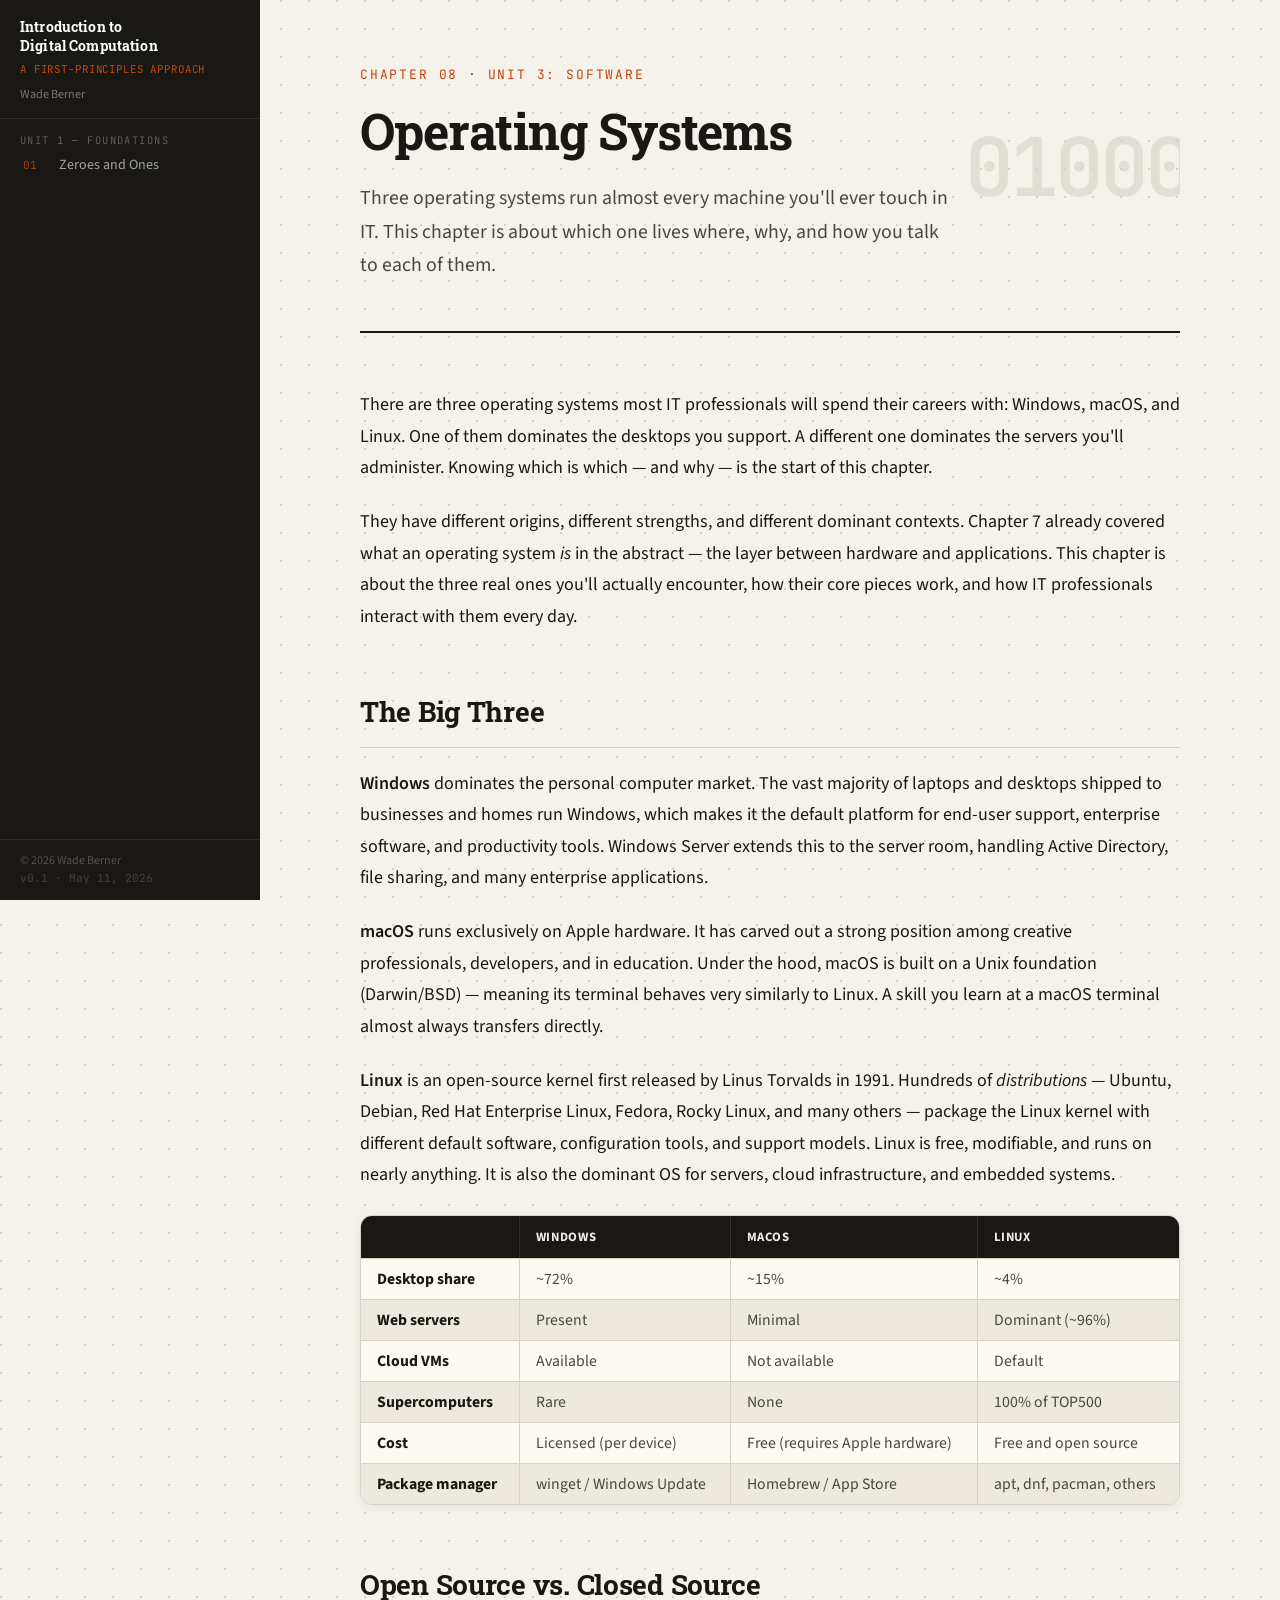
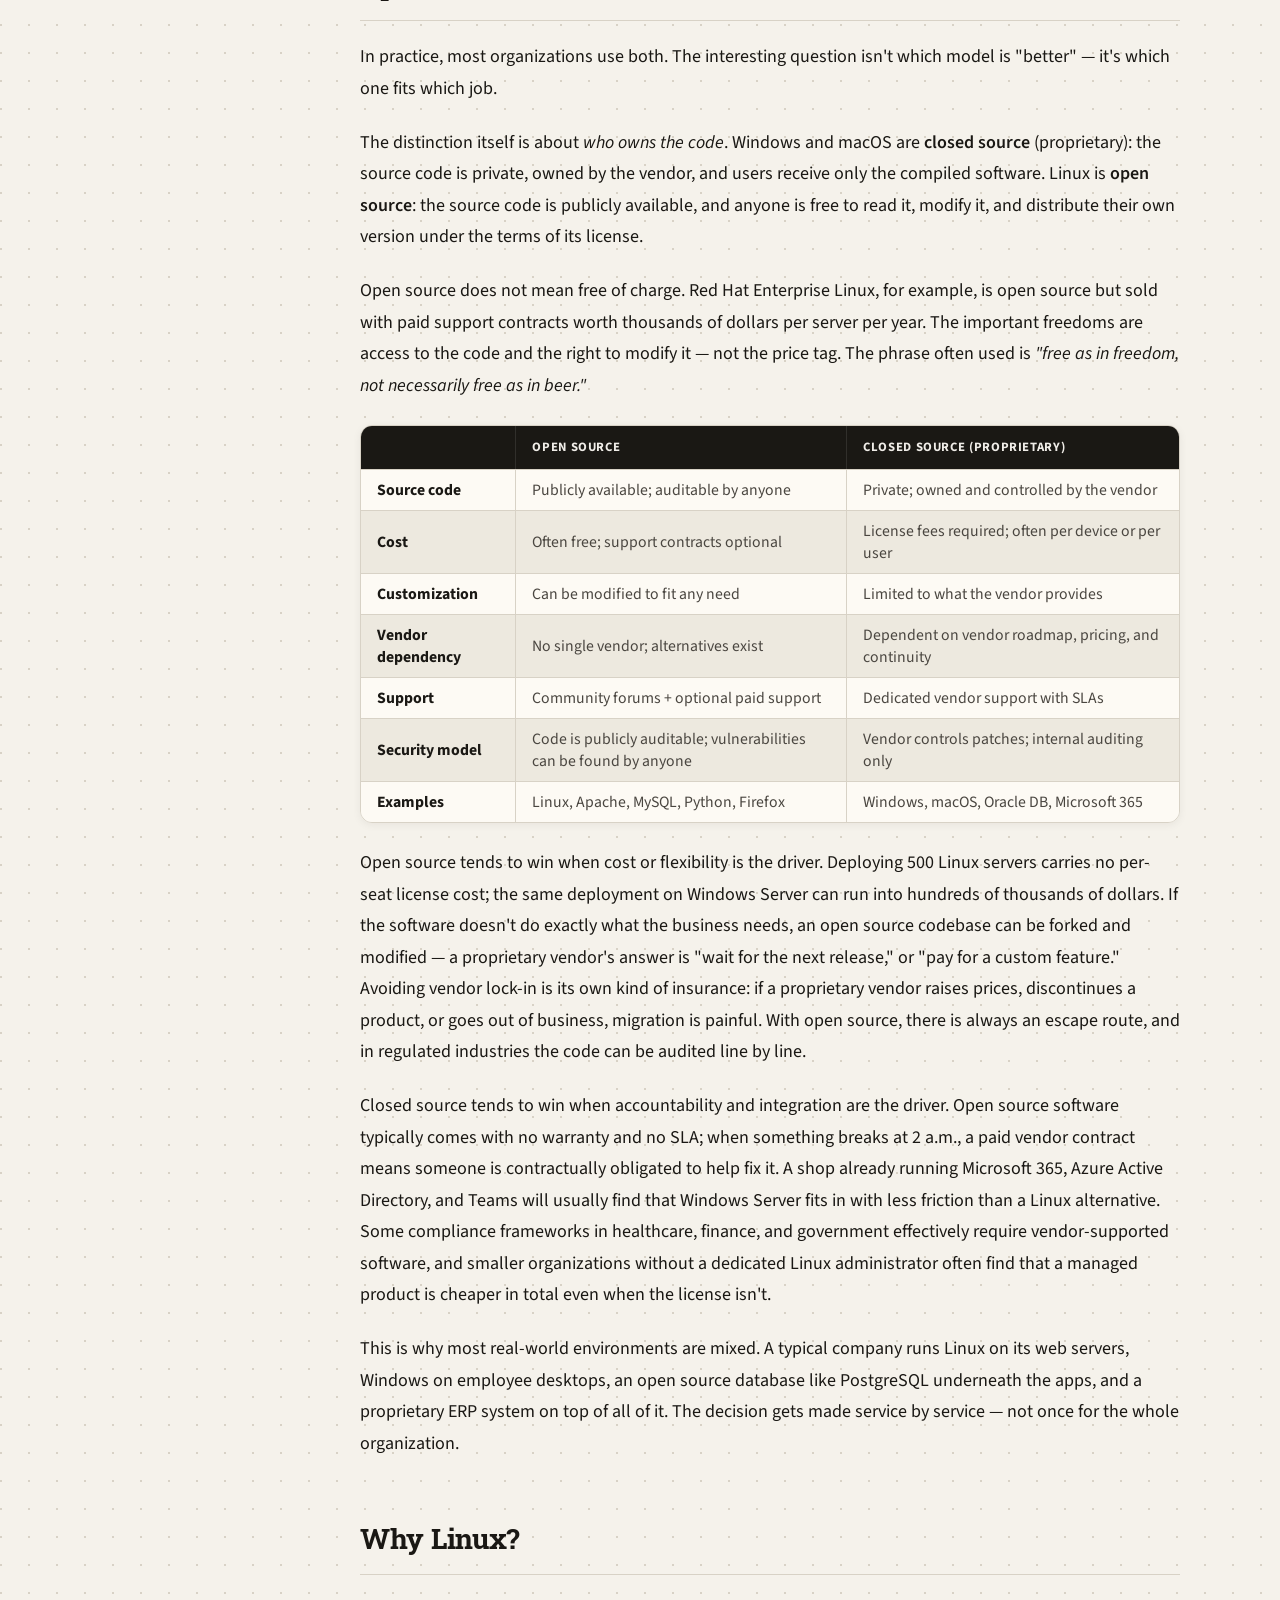
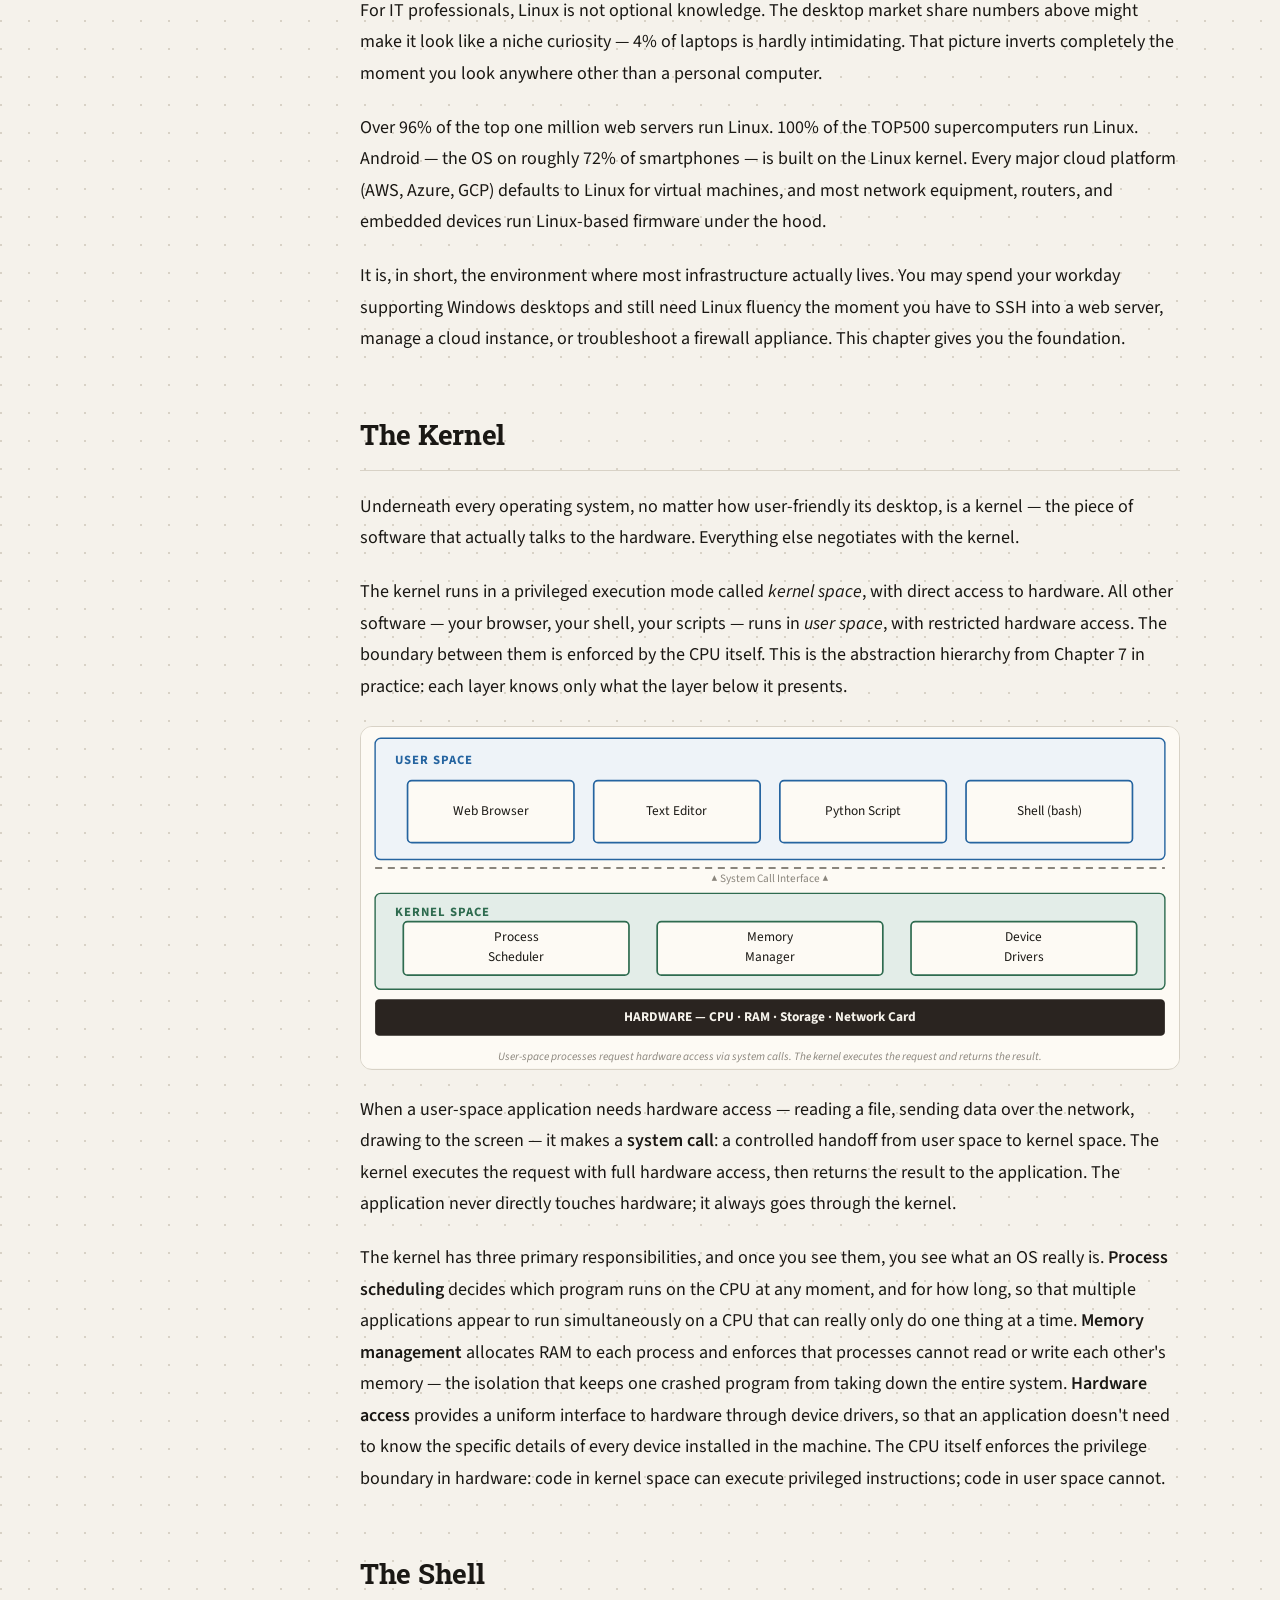
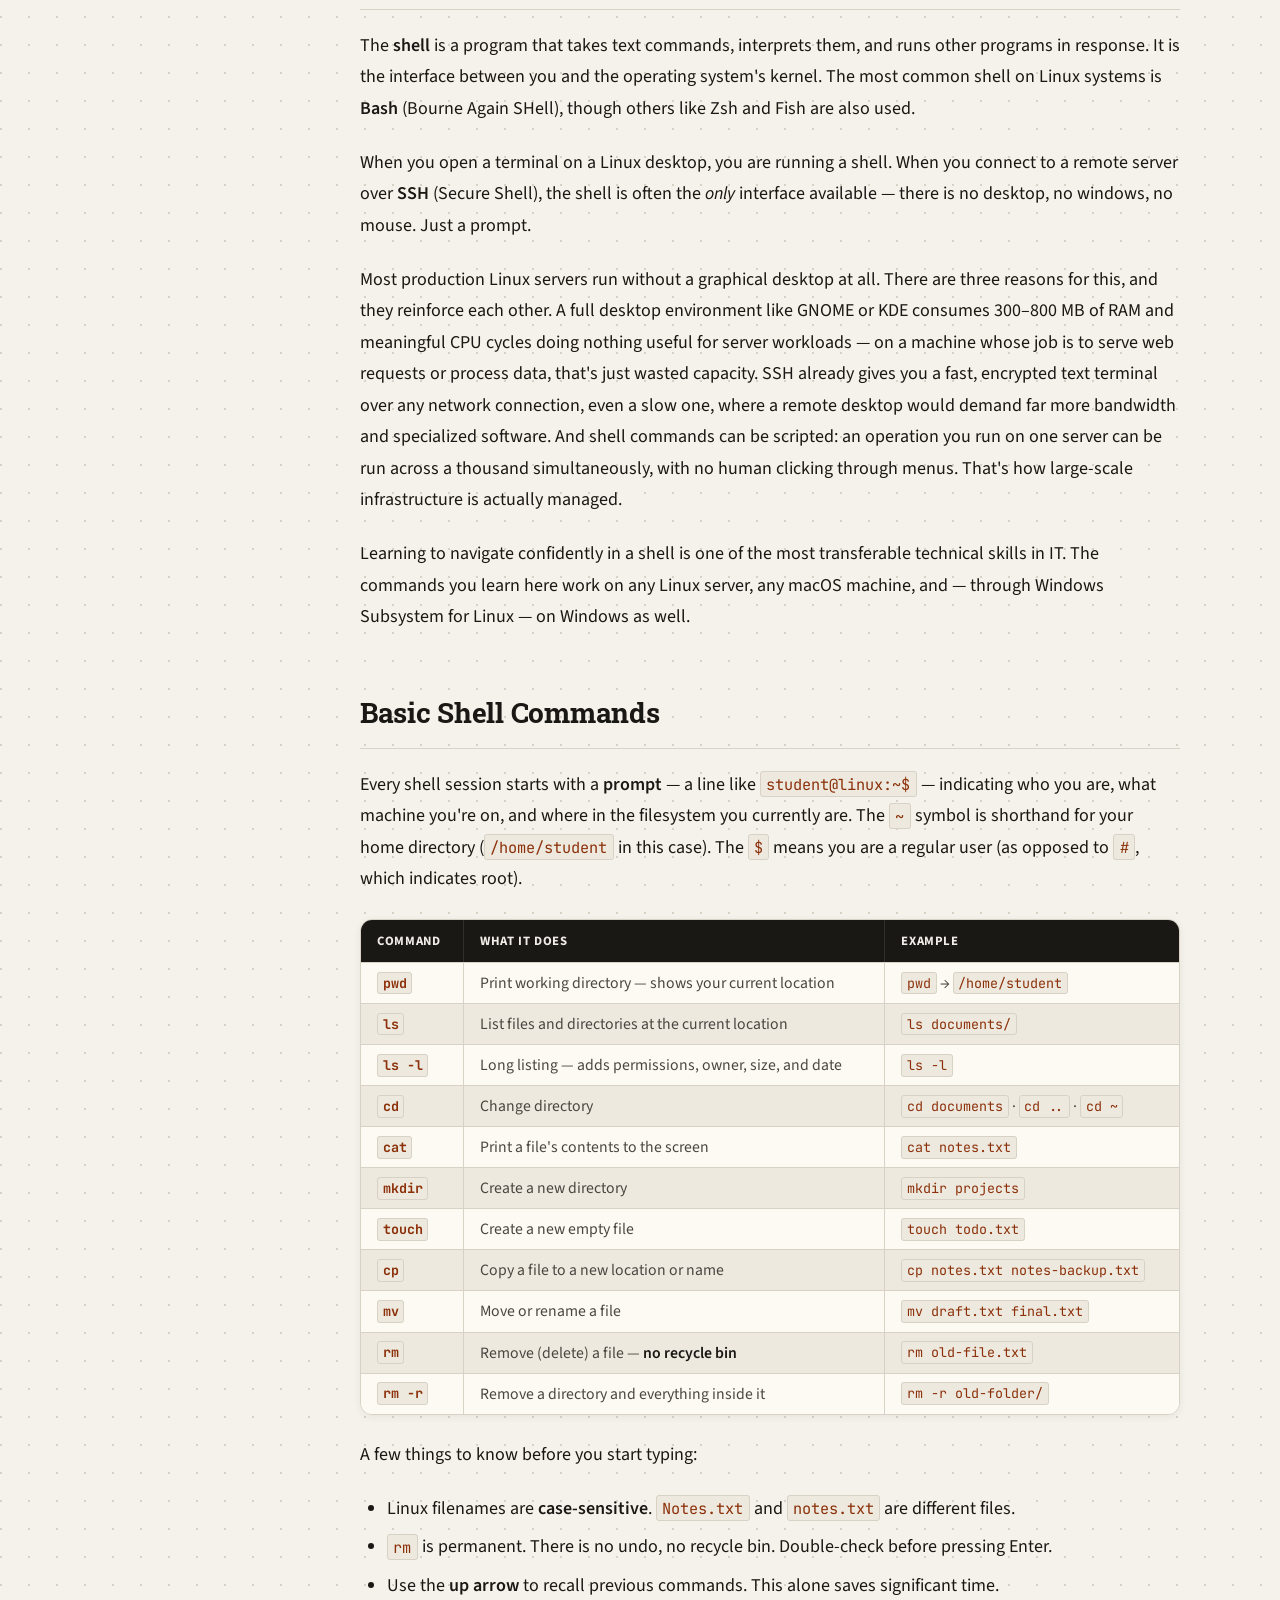
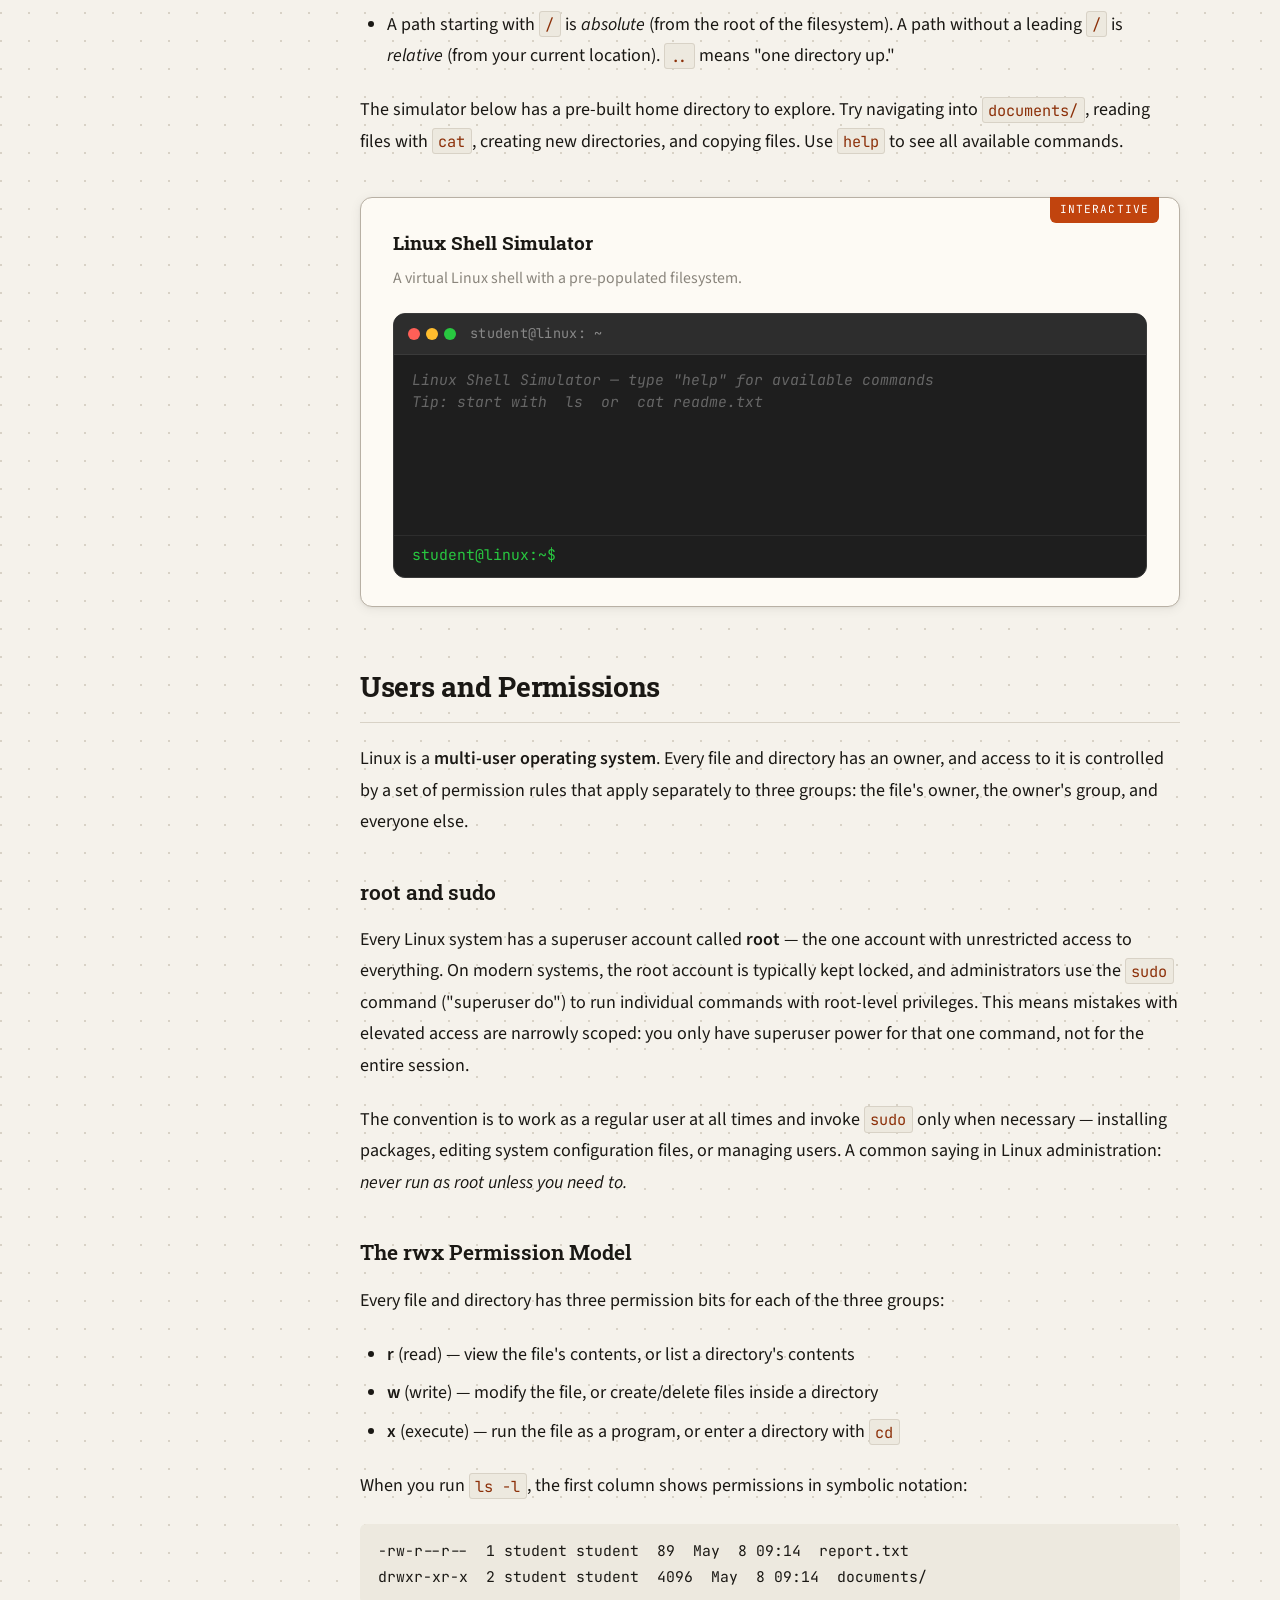
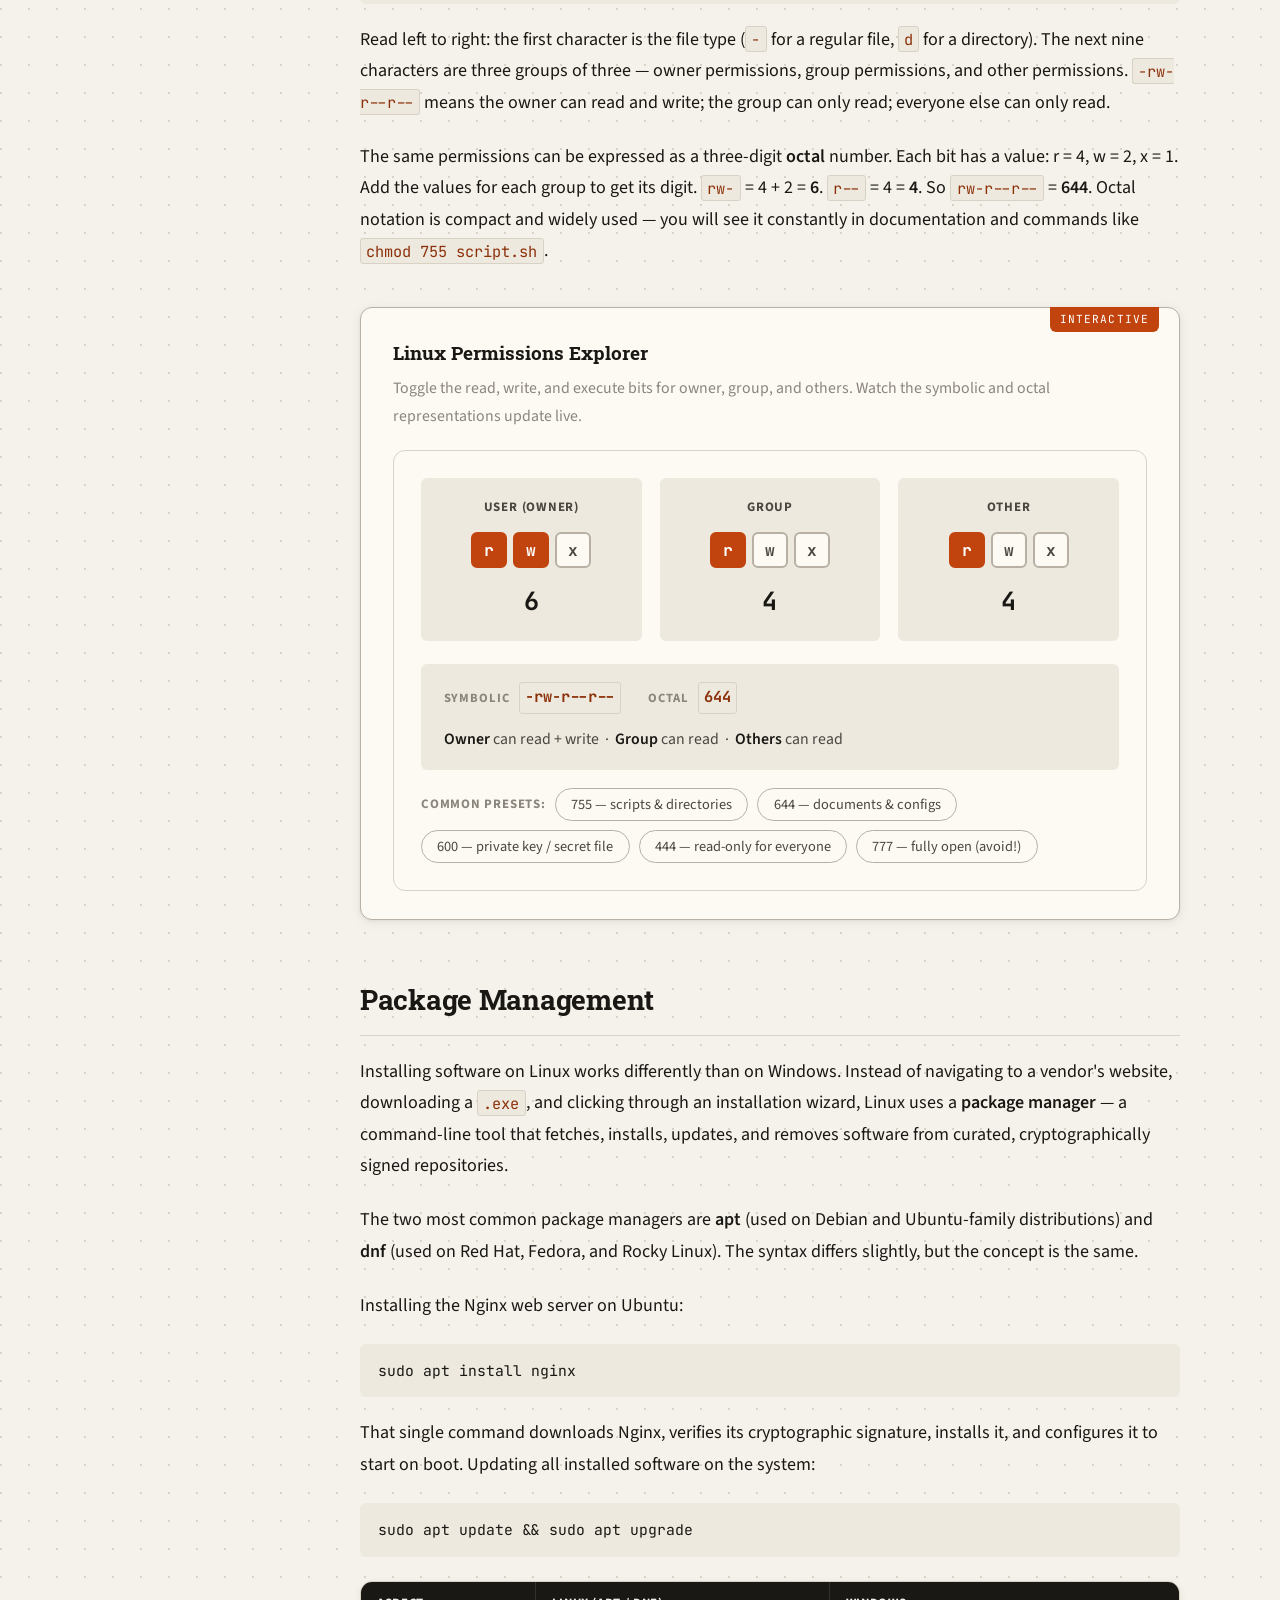
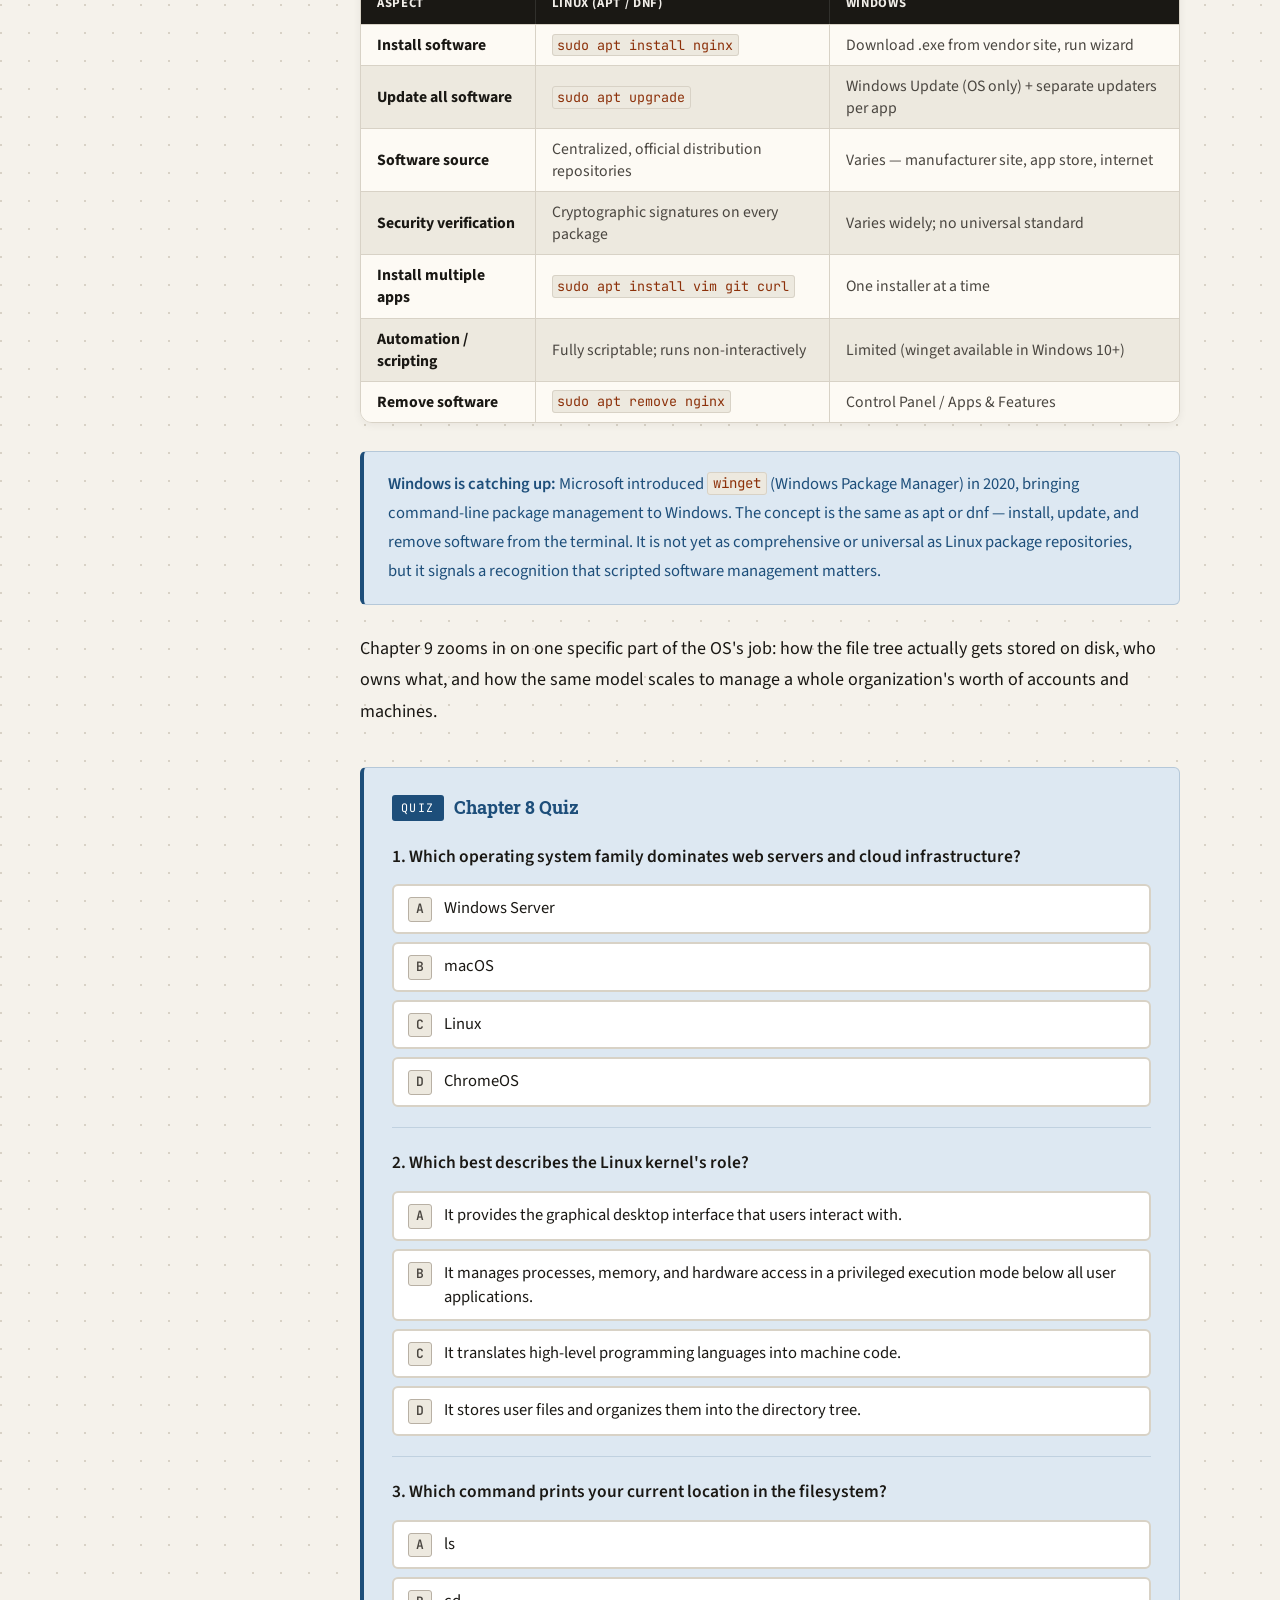
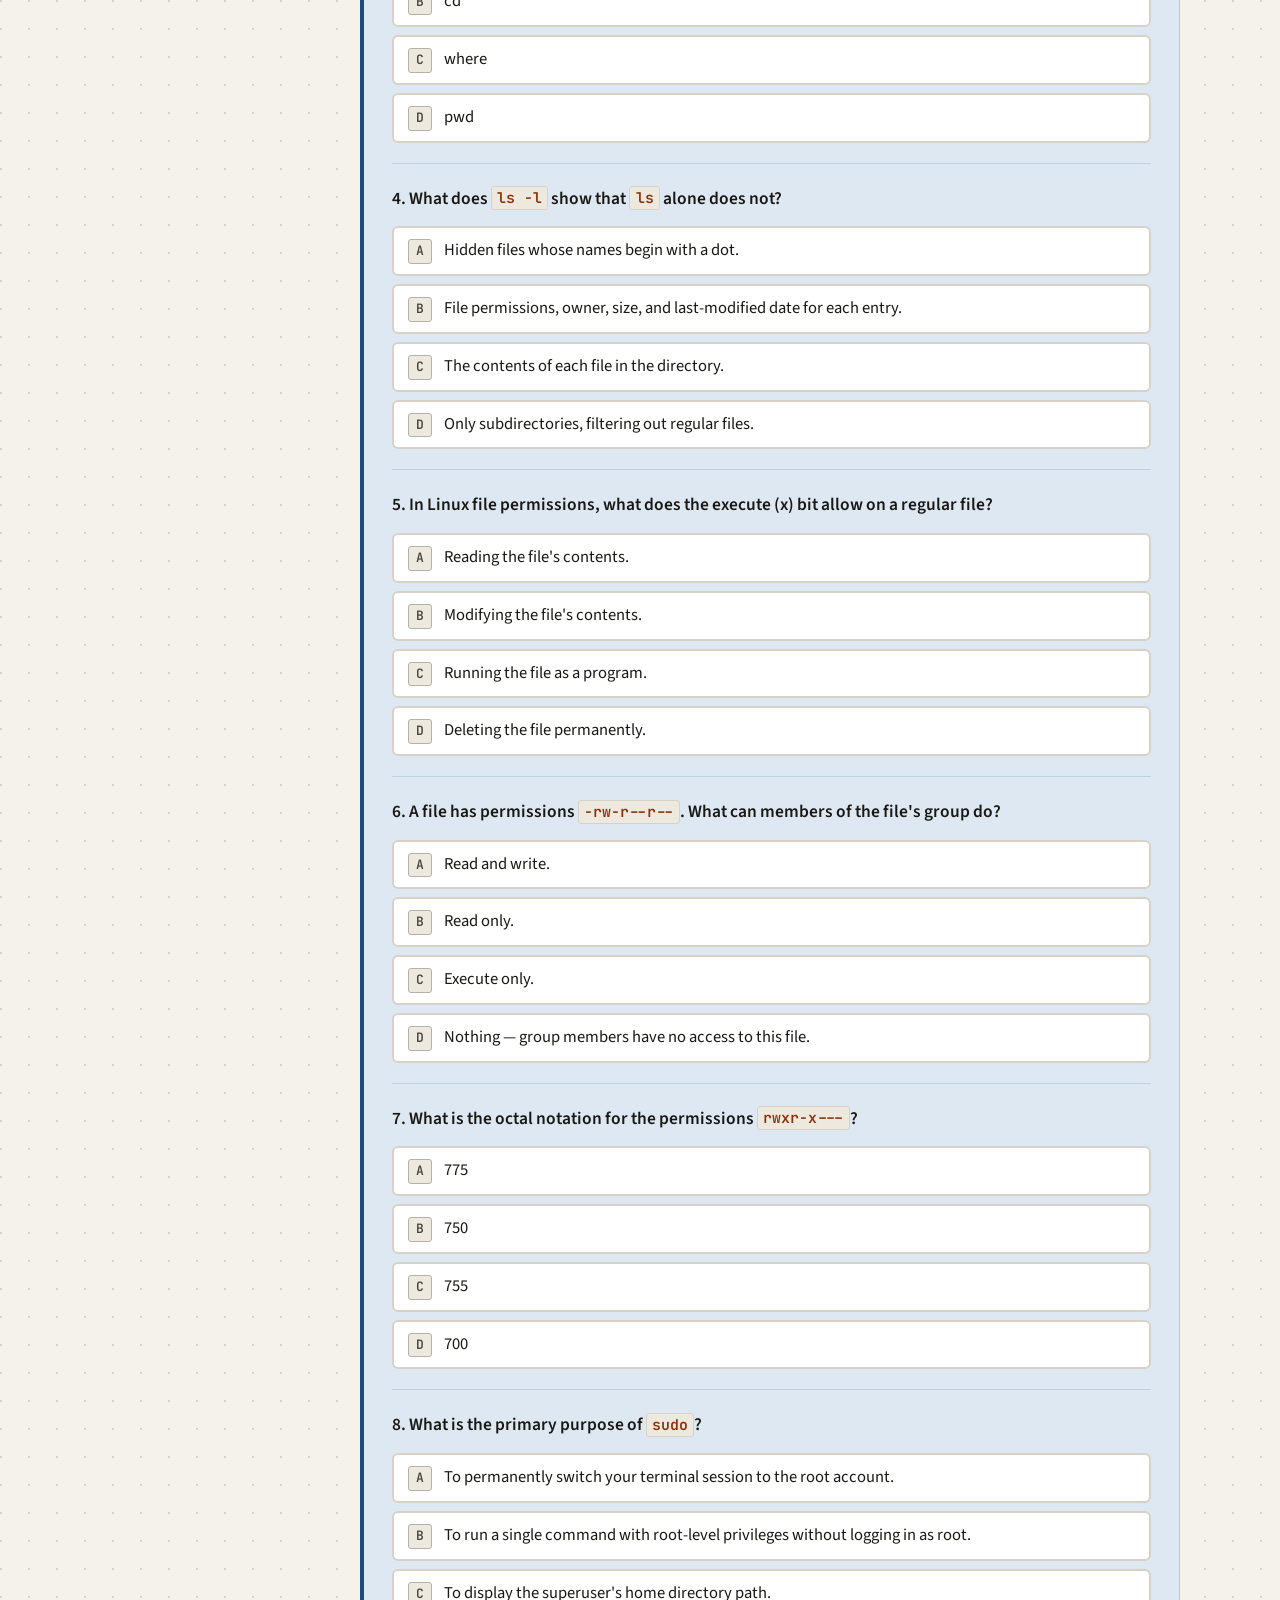
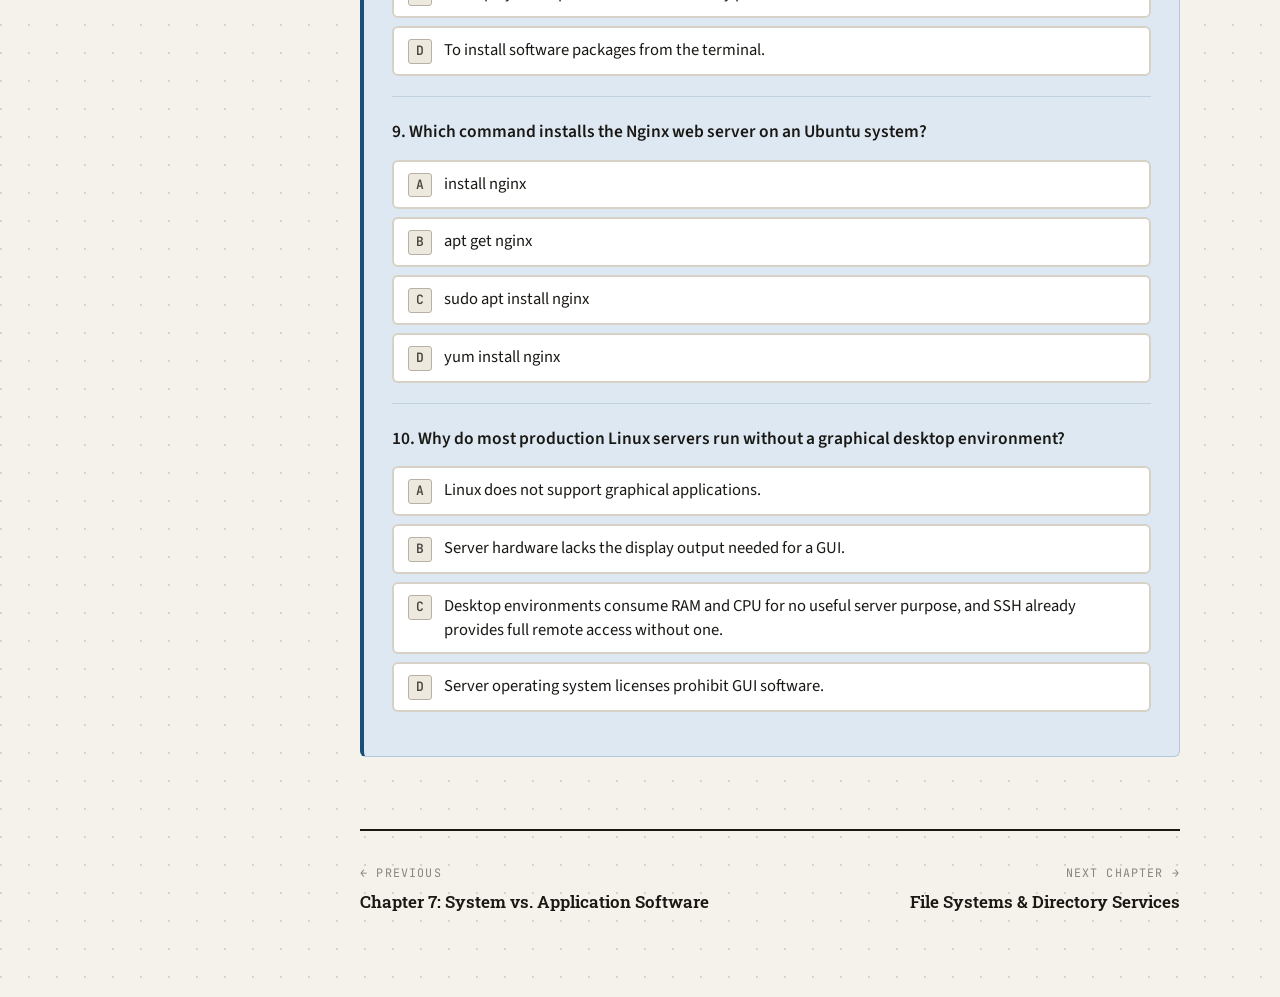
<file: chapters/ch08.html>
<!DOCTYPE html>
<html lang="en">
<head>
  <meta charset="UTF-8">
  <meta name="viewport" content="width=device-width, initial-scale=1.0">
  <title>Chapter 8: Operating Systems — Introduction to Digital Computation</title>
  <link rel="icon" href="../favicon.svg" type="image/svg+xml">
  <link rel="stylesheet" href="../css/main.css">
</head>
<body>

<div class="site-wrapper">

  <nav class="sidebar" aria-label="Book navigation">
    <div class="sidebar-logo">
      <a href="../index.html" class="book-title">Introduction to<br>Digital Computation</a>
      <div class="book-subtitle">A First-Principles Approach</div>
      <div class="book-author">Wade Berner</div>
    </div>
    <div class="nav-unit">
      <div class="nav-unit-label">Unit 1 — Foundations</div>
      <a href="ch01.html" class="nav-chapter"><span class="ch-num">01</span> Zeroes and Ones</a>
      <a href="ch02.html" class="nav-chapter"><span class="ch-num">02</span> Physical Bits</a>
      <a href="ch03.html" class="nav-chapter"><span class="ch-num">03</span> Data Representation</a>
    </div>
    <div class="nav-unit">
      <div class="nav-unit-label">Unit 2 — Hardware</div>
      <a href="ch04.html" class="nav-chapter"><span class="ch-num">04</span> Processors</a>
      <a href="ch05.html" class="nav-chapter"><span class="ch-num">05</span> Memory &amp; Storage</a>
      <a href="ch06.html" class="nav-chapter"><span class="ch-num">06</span> I/O &amp; System Architecture</a>
    </div>
    <div class="nav-unit">
      <div class="nav-unit-label">Unit 3 — Software</div>
      <a href="ch07.html" class="nav-chapter"><span class="ch-num">07</span> System vs. Application Software</a>
      <a href="ch08.html" class="nav-chapter active"><span class="ch-num">08</span> Operating Systems</a>
      <a href="ch09.html" class="nav-chapter"><span class="ch-num">09</span> File Systems &amp; Directory Services</a>
    </div>
    <div class="nav-unit">
      <div class="nav-unit-label">Unit 4 — Networks</div>
      <a href="ch10.html" class="nav-chapter"><span class="ch-num">10</span> Networking Fundamentals</a>
      <a href="ch11.html" class="nav-chapter"><span class="ch-num">11</span> Network Architecture &amp; Communication</a>
    </div>
    <div class="nav-unit">
      <div class="nav-unit-label">Unit 5 — Administration</div>
      <a href="ch12.html" class="nav-chapter"><span class="ch-num">12</span> System Administration</a>
      <a href="ch13.html" class="nav-chapter"><span class="ch-num">13</span> Virtualization &amp; Cloud</a>
      <a href="ch14.html" class="nav-chapter"><span class="ch-num">14</span> Putting It All Together</a>
    </div>
    <div class="sidebar-footer">&copy; 2026 Wade Berner<br><span class="sidebar-version">v0.1 &middot; May 11, 2026</span></div>
  </nav>

  <main class="main-content">

    <header class="chapter-header">
      <div class="chapter-eyebrow">Chapter 08 · Unit 3: Software</div>
      <h1 class="chapter-title">Operating Systems</h1>
      <div class="chapter-deco">01000</div>
      <p class="chapter-intro">Three operating systems run almost every machine you'll ever touch in IT. This chapter is about which one lives where, why, and how you talk to each of them.</p>
    </header>

    <article class="prose">

      <p>There are three operating systems most IT professionals will spend their careers with: Windows, macOS, and Linux. One of them dominates the desktops you support. A different one dominates the servers you'll administer. Knowing which is which — and why — is the start of this chapter.</p>

      <p>They have different origins, different strengths, and different dominant contexts. Chapter 7 already covered what an operating system <em>is</em> in the abstract — the layer between hardware and applications. This chapter is about the three real ones you'll actually encounter, how their core pieces work, and how IT professionals interact with them every day.</p>

      <h2>The Big Three</h2>

      <p><strong>Windows</strong> dominates the personal computer market. The vast majority of laptops and desktops shipped to businesses and homes run Windows, which makes it the default platform for end-user support, enterprise software, and productivity tools. Windows Server extends this to the server room, handling Active Directory, file sharing, and many enterprise applications.</p>

      <p><strong>macOS</strong> runs exclusively on Apple hardware. It has carved out a strong position among creative professionals, developers, and in education. Under the hood, macOS is built on a Unix foundation (Darwin/BSD) — meaning its terminal behaves very similarly to Linux. A skill you learn at a macOS terminal almost always transfers directly.</p>

      <p><strong>Linux</strong> is an open-source kernel first released by Linus Torvalds in 1991. Hundreds of <em>distributions</em> — Ubuntu, Debian, Red Hat Enterprise Linux, Fedora, Rocky Linux, and many others — package the Linux kernel with different default software, configuration tools, and support models. Linux is free, modifiable, and runs on nearly anything. It is also the dominant OS for servers, cloud infrastructure, and embedded systems.</p>

      <table class="data-table">
        <thead>
          <tr>
            <th></th>
            <th>Windows</th>
            <th>macOS</th>
            <th>Linux</th>
          </tr>
        </thead>
        <tbody>
          <tr>
            <td>Desktop share</td>
            <td>~72%</td>
            <td>~15%</td>
            <td>~4%</td>
          </tr>
          <tr>
            <td>Web servers</td>
            <td>Present</td>
            <td>Minimal</td>
            <td>Dominant (~96%)</td>
          </tr>
          <tr>
            <td>Cloud VMs</td>
            <td>Available</td>
            <td>Not available</td>
            <td>Default</td>
          </tr>
          <tr>
            <td>Supercomputers</td>
            <td>Rare</td>
            <td>None</td>
            <td>100% of TOP500</td>
          </tr>
          <tr>
            <td>Cost</td>
            <td>Licensed (per device)</td>
            <td>Free (requires Apple hardware)</td>
            <td>Free and open source</td>
          </tr>
          <tr>
            <td>Package manager</td>
            <td>winget / Windows Update</td>
            <td>Homebrew / App Store</td>
            <td>apt, dnf, pacman, others</td>
          </tr>
        </tbody>
      </table>

      <h2>Open Source vs. Closed Source</h2>

      <p>In practice, most organizations use both. The interesting question isn't which model is "better" — it's which one fits which job.</p>

      <p>The distinction itself is about <em>who owns the code</em>. Windows and macOS are <strong>closed source</strong> (proprietary): the source code is private, owned by the vendor, and users receive only the compiled software. Linux is <strong>open source</strong>: the source code is publicly available, and anyone is free to read it, modify it, and distribute their own version under the terms of its license.</p>

      <p>Open source does not mean free of charge. Red Hat Enterprise Linux, for example, is open source but sold with paid support contracts worth thousands of dollars per server per year. The important freedoms are access to the code and the right to modify it — not the price tag. The phrase often used is <em>"free as in freedom, not necessarily free as in beer."</em></p>

      <table class="data-table">
        <thead>
          <tr>
            <th></th>
            <th>Open Source</th>
            <th>Closed Source (Proprietary)</th>
          </tr>
        </thead>
        <tbody>
          <tr>
            <td>Source code</td>
            <td>Publicly available; auditable by anyone</td>
            <td>Private; owned and controlled by the vendor</td>
          </tr>
          <tr>
            <td>Cost</td>
            <td>Often free; support contracts optional</td>
            <td>License fees required; often per device or per user</td>
          </tr>
          <tr>
            <td>Customization</td>
            <td>Can be modified to fit any need</td>
            <td>Limited to what the vendor provides</td>
          </tr>
          <tr>
            <td>Vendor dependency</td>
            <td>No single vendor; alternatives exist</td>
            <td>Dependent on vendor roadmap, pricing, and continuity</td>
          </tr>
          <tr>
            <td>Support</td>
            <td>Community forums + optional paid support</td>
            <td>Dedicated vendor support with SLAs</td>
          </tr>
          <tr>
            <td>Security model</td>
            <td>Code is publicly auditable; vulnerabilities can be found by anyone</td>
            <td>Vendor controls patches; internal auditing only</td>
          </tr>
          <tr>
            <td>Examples</td>
            <td>Linux, Apache, MySQL, Python, Firefox</td>
            <td>Windows, macOS, Oracle DB, Microsoft 365</td>
          </tr>
        </tbody>
      </table>

      <p>Open source tends to win when cost or flexibility is the driver. Deploying 500 Linux servers carries no per-seat license cost; the same deployment on Windows Server can run into hundreds of thousands of dollars. If the software doesn't do exactly what the business needs, an open source codebase can be forked and modified — a proprietary vendor's answer is "wait for the next release," or "pay for a custom feature." Avoiding vendor lock-in is its own kind of insurance: if a proprietary vendor raises prices, discontinues a product, or goes out of business, migration is painful. With open source, there is always an escape route, and in regulated industries the code can be audited line by line.</p>

      <p>Closed source tends to win when accountability and integration are the driver. Open source software typically comes with no warranty and no SLA; when something breaks at 2 a.m., a paid vendor contract means someone is contractually obligated to help fix it. A shop already running Microsoft 365, Azure Active Directory, and Teams will usually find that Windows Server fits in with less friction than a Linux alternative. Some compliance frameworks in healthcare, finance, and government effectively require vendor-supported software, and smaller organizations without a dedicated Linux administrator often find that a managed product is cheaper in total even when the license isn't.</p>

      <p>This is why most real-world environments are mixed. A typical company runs Linux on its web servers, Windows on employee desktops, an open source database like PostgreSQL underneath the apps, and a proprietary ERP system on top of all of it. The decision gets made service by service — not once for the whole organization.</p>

      <h2>Why Linux?</h2>

      <p>For IT professionals, Linux is not optional knowledge. The desktop market share numbers above might make it look like a niche curiosity — 4% of laptops is hardly intimidating. That picture inverts completely the moment you look anywhere other than a personal computer.</p>

      <p>Over 96% of the top one million web servers run Linux. 100% of the TOP500 supercomputers run Linux. Android — the OS on roughly 72% of smartphones — is built on the Linux kernel. Every major cloud platform (AWS, Azure, GCP) defaults to Linux for virtual machines, and most network equipment, routers, and embedded devices run Linux-based firmware under the hood.</p>

      <p>It is, in short, the environment where most infrastructure actually lives. You may spend your workday supporting Windows desktops and still need Linux fluency the moment you have to SSH into a web server, manage a cloud instance, or troubleshoot a firewall appliance. This chapter gives you the foundation.</p>

      <h2>The Kernel</h2>

      <p>Underneath every operating system, no matter how user-friendly its desktop, is a kernel — the piece of software that actually talks to the hardware. Everything else negotiates with the kernel.</p>

      <p>The kernel runs in a privileged execution mode called <em>kernel space</em>, with direct access to hardware. All other software — your browser, your shell, your scripts — runs in <em>user space</em>, with restricted hardware access. The boundary between them is enforced by the CPU itself. This is the abstraction hierarchy from Chapter 7 in practice: each layer knows only what the layer below it presents.</p>

      <!-- SVG: Kernel / User Space Boundary -->
      <svg viewBox="0 0 580 242" xmlns="http://www.w3.org/2000/svg" style="display:block;width:100%;margin:24px auto;font-family:var(--font-body,sans-serif);border:1px solid var(--border);border-radius:var(--radius-lg);overflow:hidden">
        <rect width="580" height="242" fill="#FDFAF4"/>

        <!-- User Space band -->
        <rect x="10" y="8" width="560" height="86" rx="4" fill="#EEF3F8" stroke="#2564A0" stroke-width="1"/>
        <text x="24" y="26" font-size="9" font-weight="700" letter-spacing="0.08em" fill="#2564A0">USER SPACE</text>

        <!-- User space boxes (4 × w=118, gap=14, startX=33) -->
        <rect x="33" y="38" width="118" height="44" rx="3" fill="#FDFAF4" stroke="#2564A0" stroke-width="1.2"/>
        <text x="92" y="60" text-anchor="middle" dominant-baseline="middle" font-size="9.5" fill="#1A1814">Web Browser</text>

        <rect x="165" y="38" width="118" height="44" rx="3" fill="#FDFAF4" stroke="#2564A0" stroke-width="1.2"/>
        <text x="224" y="60" text-anchor="middle" dominant-baseline="middle" font-size="9.5" fill="#1A1814">Text Editor</text>

        <rect x="297" y="38" width="118" height="44" rx="3" fill="#FDFAF4" stroke="#2564A0" stroke-width="1.2"/>
        <text x="356" y="60" text-anchor="middle" dominant-baseline="middle" font-size="9.5" fill="#1A1814">Python Script</text>

        <rect x="429" y="38" width="118" height="44" rx="3" fill="#FDFAF4" stroke="#2564A0" stroke-width="1.2"/>
        <text x="488" y="60" text-anchor="middle" dominant-baseline="middle" font-size="9.5" fill="#1A1814">Shell (bash)</text>

        <!-- System Call divider -->
        <line x1="10" y1="100" x2="570" y2="100" stroke="#8A857C" stroke-width="1.5" stroke-dasharray="5,4"/>
        <text x="290" y="110" text-anchor="middle" font-size="8" fill="#8A857C">&#9650; System Call Interface &#9650;</text>

        <!-- Kernel Space band -->
        <rect x="10" y="118" width="560" height="68" rx="4" fill="#E3EDE8" stroke="#2E6B4F" stroke-width="1"/>
        <text x="24" y="134" font-size="9" font-weight="700" letter-spacing="0.08em" fill="#2E6B4F">KERNEL SPACE</text>

        <!-- Kernel boxes (3 × w=160, gap=20, startX=30) -->
        <rect x="30" y="138" width="160" height="38" rx="3" fill="#FDFAF4" stroke="#2E6B4F" stroke-width="1.2"/>
        <text x="110" y="152" text-anchor="middle" font-size="9.5" fill="#1A1814">Process</text>
        <text x="110" y="166" text-anchor="middle" font-size="9.5" fill="#1A1814">Scheduler</text>

        <rect x="210" y="138" width="160" height="38" rx="3" fill="#FDFAF4" stroke="#2E6B4F" stroke-width="1.2"/>
        <text x="290" y="152" text-anchor="middle" font-size="9.5" fill="#1A1814">Memory</text>
        <text x="290" y="166" text-anchor="middle" font-size="9.5" fill="#1A1814">Manager</text>

        <rect x="390" y="138" width="160" height="38" rx="3" fill="#FDFAF4" stroke="#2E6B4F" stroke-width="1.2"/>
        <text x="470" y="152" text-anchor="middle" font-size="9.5" fill="#1A1814">Device</text>
        <text x="470" y="166" text-anchor="middle" font-size="9.5" fill="#1A1814">Drivers</text>

        <!-- Hardware bar -->
        <rect x="10" y="193" width="560" height="26" rx="3" fill="#2A2420"/>
        <text x="290" y="206" text-anchor="middle" dominant-baseline="middle" font-size="9.5" font-weight="700" fill="#F5F2EB">HARDWARE — CPU · RAM · Storage · Network Card</text>

        <!-- Caption -->
        <text x="290" y="236" text-anchor="middle" font-size="8" font-style="italic" fill="#8A857C">User-space processes request hardware access via system calls. The kernel executes the request and returns the result.</text>
      </svg>

      <p>When a user-space application needs hardware access — reading a file, sending data over the network, drawing to the screen — it makes a <strong>system call</strong>: a controlled handoff from user space to kernel space. The kernel executes the request with full hardware access, then returns the result to the application. The application never directly touches hardware; it always goes through the kernel.</p>

      <p>The kernel has three primary responsibilities, and once you see them, you see what an OS really is. <strong>Process scheduling</strong> decides which program runs on the CPU at any moment, and for how long, so that multiple applications appear to run simultaneously on a CPU that can really only do one thing at a time. <strong>Memory management</strong> allocates RAM to each process and enforces that processes cannot read or write each other's memory — the isolation that keeps one crashed program from taking down the entire system. <strong>Hardware access</strong> provides a uniform interface to hardware through device drivers, so that an application doesn't need to know the specific details of every device installed in the machine. The CPU itself enforces the privilege boundary in hardware: code in kernel space can execute privileged instructions; code in user space cannot.</p>

      <h2>The Shell</h2>

      <p>The <strong>shell</strong> is a program that takes text commands, interprets them, and runs other programs in response. It is the interface between you and the operating system's kernel. The most common shell on Linux systems is <strong>Bash</strong> (Bourne Again SHell), though others like Zsh and Fish are also used.</p>

      <p>When you open a terminal on a Linux desktop, you are running a shell. When you connect to a remote server over <strong>SSH</strong> (Secure Shell), the shell is often the <em>only</em> interface available — there is no desktop, no windows, no mouse. Just a prompt.</p>

      <p>Most production Linux servers run without a graphical desktop at all. There are three reasons for this, and they reinforce each other. A full desktop environment like GNOME or KDE consumes 300–800 MB of RAM and meaningful CPU cycles doing nothing useful for server workloads — on a machine whose job is to serve web requests or process data, that's just wasted capacity. SSH already gives you a fast, encrypted text terminal over any network connection, even a slow one, where a remote desktop would demand far more bandwidth and specialized software. And shell commands can be scripted: an operation you run on one server can be run across a thousand simultaneously, with no human clicking through menus. That's how large-scale infrastructure is actually managed.</p>

      <p>Learning to navigate confidently in a shell is one of the most transferable technical skills in IT. The commands you learn here work on any Linux server, any macOS machine, and — through Windows Subsystem for Linux — on Windows as well.</p>

      <h2>Basic Shell Commands</h2>

      <p>Every shell session starts with a <strong>prompt</strong> — a line like <code>student@linux:~$</code> — indicating who you are, what machine you're on, and where in the filesystem you currently are. The <code>~</code> symbol is shorthand for your home directory (<code>/home/student</code> in this case). The <code>$</code> means you are a regular user (as opposed to <code>#</code>, which indicates root).</p>

      <table class="data-table">
        <thead>
          <tr>
            <th>Command</th>
            <th>What it does</th>
            <th>Example</th>
          </tr>
        </thead>
        <tbody>
          <tr>
            <td><code>pwd</code></td>
            <td>Print working directory — shows your current location</td>
            <td><code>pwd</code> → <code>/home/student</code></td>
          </tr>
          <tr>
            <td><code>ls</code></td>
            <td>List files and directories at the current location</td>
            <td><code>ls documents/</code></td>
          </tr>
          <tr>
            <td><code>ls -l</code></td>
            <td>Long listing — adds permissions, owner, size, and date</td>
            <td><code>ls -l</code></td>
          </tr>
          <tr>
            <td><code>cd</code></td>
            <td>Change directory</td>
            <td><code>cd documents</code> · <code>cd ..</code> · <code>cd ~</code></td>
          </tr>
          <tr>
            <td><code>cat</code></td>
            <td>Print a file's contents to the screen</td>
            <td><code>cat notes.txt</code></td>
          </tr>
          <tr>
            <td><code>mkdir</code></td>
            <td>Create a new directory</td>
            <td><code>mkdir projects</code></td>
          </tr>
          <tr>
            <td><code>touch</code></td>
            <td>Create a new empty file</td>
            <td><code>touch todo.txt</code></td>
          </tr>
          <tr>
            <td><code>cp</code></td>
            <td>Copy a file to a new location or name</td>
            <td><code>cp notes.txt notes-backup.txt</code></td>
          </tr>
          <tr>
            <td><code>mv</code></td>
            <td>Move or rename a file</td>
            <td><code>mv draft.txt final.txt</code></td>
          </tr>
          <tr>
            <td><code>rm</code></td>
            <td>Remove (delete) a file — <strong>no recycle bin</strong></td>
            <td><code>rm old-file.txt</code></td>
          </tr>
          <tr>
            <td><code>rm -r</code></td>
            <td>Remove a directory and everything inside it</td>
            <td><code>rm -r old-folder/</code></td>
          </tr>
        </tbody>
      </table>

      <p>A few things to know before you start typing:</p>
      <ul>
        <li>Linux filenames are <strong>case-sensitive</strong>. <code>Notes.txt</code> and <code>notes.txt</code> are different files.</li>
        <li><code>rm</code> is permanent. There is no undo, no recycle bin. Double-check before pressing Enter.</li>
        <li>Use the <strong>up arrow</strong> to recall previous commands. This alone saves significant time.</li>
        <li>A path starting with <code>/</code> is <em>absolute</em> (from the root of the filesystem). A path without a leading <code>/</code> is <em>relative</em> (from your current location). <code>..</code> means "one directory up."</li>
      </ul>

      <p>The simulator below has a pre-built home directory to explore. Try navigating into <code>documents/</code>, reading files with <code>cat</code>, creating new directories, and copying files. Use <code>help</code> to see all available commands.</p>

      <div class="widget-card" data-widget-name="Interactive">
        <div class="widget-title">Linux Shell Simulator</div>
        <div class="widget-desc">A virtual Linux shell with a pre-populated filesystem.</div>
        <div data-widget="shell-sim"></div>
      </div>

      <h2>Users and Permissions</h2>

      <p>Linux is a <strong>multi-user operating system</strong>. Every file and directory has an owner, and access to it is controlled by a set of permission rules that apply separately to three groups: the file's owner, the owner's group, and everyone else.</p>

      <h3>root and sudo</h3>

      <p>Every Linux system has a superuser account called <strong>root</strong> — the one account with unrestricted access to everything. On modern systems, the root account is typically kept locked, and administrators use the <code>sudo</code> command ("superuser do") to run individual commands with root-level privileges. This means mistakes with elevated access are narrowly scoped: you only have superuser power for that one command, not for the entire session.</p>

      <p>The convention is to work as a regular user at all times and invoke <code>sudo</code> only when necessary — installing packages, editing system configuration files, or managing users. A common saying in Linux administration: <em>never run as root unless you need to.</em></p>

      <h3>The rwx Permission Model</h3>

      <p>Every file and directory has three permission bits for each of the three groups:</p>

      <ul>
        <li><strong>r</strong> (read) — view the file's contents, or list a directory's contents</li>
        <li><strong>w</strong> (write) — modify the file, or create/delete files inside a directory</li>
        <li><strong>x</strong> (execute) — run the file as a program, or enter a directory with <code>cd</code></li>
      </ul>

      <p>When you run <code>ls -l</code>, the first column shows permissions in symbolic notation:</p>

      <pre style="background:var(--bg-alt);border-radius:var(--radius);padding:14px 18px;font-family:var(--font-mono);font-size:0.82rem;overflow-x:auto;margin:20px 0">-rw-r--r--  1 student student  89  May  8 09:14  report.txt
drwxr-xr-x  2 student student  4096  May  8 09:14  documents/</pre>

      <p>Read left to right: the first character is the file type (<code>-</code> for a regular file, <code>d</code> for a directory). The next nine characters are three groups of three — owner permissions, group permissions, and other permissions. <code>-rw-r--r--</code> means the owner can read and write; the group can only read; everyone else can only read.</p>

      <p>The same permissions can be expressed as a three-digit <strong>octal</strong> number. Each bit has a value: r = 4, w = 2, x = 1. Add the values for each group to get its digit. <code>rw-</code> = 4 + 2 = <strong>6</strong>. <code>r--</code> = 4 = <strong>4</strong>. So <code>rw-r--r--</code> = <strong>644</strong>. Octal notation is compact and widely used — you will see it constantly in documentation and commands like <code>chmod 755 script.sh</code>.</p>

      <div class="widget-card" data-widget-name="Interactive">
        <div class="widget-title">Linux Permissions Explorer</div>
        <div class="widget-desc">Toggle the read, write, and execute bits for owner, group, and others. Watch the symbolic and octal representations update live.</div>
        <div data-widget="linux-permissions"></div>
      </div>

      <h2>Package Management</h2>

      <p>Installing software on Linux works differently than on Windows. Instead of navigating to a vendor's website, downloading a <code>.exe</code>, and clicking through an installation wizard, Linux uses a <strong>package manager</strong> — a command-line tool that fetches, installs, updates, and removes software from curated, cryptographically signed repositories.</p>

      <p>The two most common package managers are <strong>apt</strong> (used on Debian and Ubuntu-family distributions) and <strong>dnf</strong> (used on Red Hat, Fedora, and Rocky Linux). The syntax differs slightly, but the concept is the same.</p>

      <p>Installing the Nginx web server on Ubuntu:</p>
      <pre style="background:var(--bg-alt);border-radius:var(--radius);padding:14px 18px;font-family:var(--font-mono);font-size:0.82rem;overflow-x:auto;margin:20px 0">sudo apt install nginx</pre>

      <p>That single command downloads Nginx, verifies its cryptographic signature, installs it, and configures it to start on boot. Updating all installed software on the system:</p>
      <pre style="background:var(--bg-alt);border-radius:var(--radius);padding:14px 18px;font-family:var(--font-mono);font-size:0.82rem;overflow-x:auto;margin:20px 0">sudo apt update &amp;&amp; sudo apt upgrade</pre>

      <table class="data-table">
        <thead>
          <tr>
            <th>Aspect</th>
            <th>Linux (apt / dnf)</th>
            <th>Windows</th>
          </tr>
        </thead>
        <tbody>
          <tr>
            <td>Install software</td>
            <td><code>sudo apt install nginx</code></td>
            <td>Download .exe from vendor site, run wizard</td>
          </tr>
          <tr>
            <td>Update all software</td>
            <td><code>sudo apt upgrade</code></td>
            <td>Windows Update (OS only) + separate updaters per app</td>
          </tr>
          <tr>
            <td>Software source</td>
            <td>Centralized, official distribution repositories</td>
            <td>Varies — manufacturer site, app store, internet</td>
          </tr>
          <tr>
            <td>Security verification</td>
            <td>Cryptographic signatures on every package</td>
            <td>Varies widely; no universal standard</td>
          </tr>
          <tr>
            <td>Install multiple apps</td>
            <td><code>sudo apt install vim git curl</code></td>
            <td>One installer at a time</td>
          </tr>
          <tr>
            <td>Automation / scripting</td>
            <td>Fully scriptable; runs non-interactively</td>
            <td>Limited (winget available in Windows 10+)</td>
          </tr>
          <tr>
            <td>Remove software</td>
            <td><code>sudo apt remove nginx</code></td>
            <td>Control Panel / Apps &amp; Features</td>
          </tr>
        </tbody>
      </table>

      <div class="note">
        <strong>Windows is catching up:</strong> Microsoft introduced <code>winget</code> (Windows Package Manager) in 2020, bringing command-line package management to Windows. The concept is the same as apt or dnf — install, update, and remove software from the terminal. It is not yet as comprehensive or universal as Linux package repositories, but it signals a recognition that scripted software management matters.
      </div>

      <p>Chapter 9 zooms in on one specific part of the OS's job: how the file tree actually gets stored on disk, who owns what, and how the same model scales to manage a whole organization's worth of accounts and machines.</p>

      <!-- Quiz -->
      <div class="practice-block">
        <div class="practice-header">
          <span class="practice-label">Quiz</span>
          <span class="practice-title">Chapter 8 Quiz</span>
        </div>

        <div class="quiz-question" id="q1">
          <div class="q-text">1. Which operating system family dominates web servers and cloud infrastructure?</div>
          <div class="mc-options">
            <button class="mc-option" onclick="checkMC('q1',this,false)"><span class="mc-letter">A</span> Windows Server</button>
            <button class="mc-option" onclick="checkMC('q1',this,false)"><span class="mc-letter">B</span> macOS</button>
            <button class="mc-option" onclick="checkMC('q1',this,true)"><span class="mc-letter">C</span> Linux</button>
            <button class="mc-option" onclick="checkMC('q1',this,false)"><span class="mc-letter">D</span> ChromeOS</button>
          </div>
          <div class="mc-feedback" id="q1-feedback"></div>
        </div>

        <div class="quiz-question" id="q2">
          <div class="q-text">2. Which best describes the Linux kernel's role?</div>
          <div class="mc-options">
            <button class="mc-option" onclick="checkMC('q2',this,false)"><span class="mc-letter">A</span> It provides the graphical desktop interface that users interact with.</button>
            <button class="mc-option" onclick="checkMC('q2',this,true)"><span class="mc-letter">B</span> It manages processes, memory, and hardware access in a privileged execution mode below all user applications.</button>
            <button class="mc-option" onclick="checkMC('q2',this,false)"><span class="mc-letter">C</span> It translates high-level programming languages into machine code.</button>
            <button class="mc-option" onclick="checkMC('q2',this,false)"><span class="mc-letter">D</span> It stores user files and organizes them into the directory tree.</button>
          </div>
          <div class="mc-feedback" id="q2-feedback"></div>
        </div>

        <div class="quiz-question" id="q3">
          <div class="q-text">3. Which command prints your current location in the filesystem?</div>
          <div class="mc-options">
            <button class="mc-option" onclick="checkMC('q3',this,false)"><span class="mc-letter">A</span> ls</button>
            <button class="mc-option" onclick="checkMC('q3',this,false)"><span class="mc-letter">B</span> cd</button>
            <button class="mc-option" onclick="checkMC('q3',this,false)"><span class="mc-letter">C</span> where</button>
            <button class="mc-option" onclick="checkMC('q3',this,true)"><span class="mc-letter">D</span> pwd</button>
          </div>
          <div class="mc-feedback" id="q3-feedback"></div>
        </div>

        <div class="quiz-question" id="q4">
          <div class="q-text">4. What does <code>ls -l</code> show that <code>ls</code> alone does not?</div>
          <div class="mc-options">
            <button class="mc-option" onclick="checkMC('q4',this,false)"><span class="mc-letter">A</span> Hidden files whose names begin with a dot.</button>
            <button class="mc-option" onclick="checkMC('q4',this,true)"><span class="mc-letter">B</span> File permissions, owner, size, and last-modified date for each entry.</button>
            <button class="mc-option" onclick="checkMC('q4',this,false)"><span class="mc-letter">C</span> The contents of each file in the directory.</button>
            <button class="mc-option" onclick="checkMC('q4',this,false)"><span class="mc-letter">D</span> Only subdirectories, filtering out regular files.</button>
          </div>
          <div class="mc-feedback" id="q4-feedback"></div>
        </div>

        <div class="quiz-question" id="q5">
          <div class="q-text">5. In Linux file permissions, what does the execute (x) bit allow on a regular file?</div>
          <div class="mc-options">
            <button class="mc-option" onclick="checkMC('q5',this,false)"><span class="mc-letter">A</span> Reading the file's contents.</button>
            <button class="mc-option" onclick="checkMC('q5',this,false)"><span class="mc-letter">B</span> Modifying the file's contents.</button>
            <button class="mc-option" onclick="checkMC('q5',this,true)"><span class="mc-letter">C</span> Running the file as a program.</button>
            <button class="mc-option" onclick="checkMC('q5',this,false)"><span class="mc-letter">D</span> Deleting the file permanently.</button>
          </div>
          <div class="mc-feedback" id="q5-feedback"></div>
        </div>

        <div class="quiz-question" id="q6">
          <div class="q-text">6. A file has permissions <code>-rw-r--r--</code>. What can members of the file's group do?</div>
          <div class="mc-options">
            <button class="mc-option" onclick="checkMC('q6',this,false)"><span class="mc-letter">A</span> Read and write.</button>
            <button class="mc-option" onclick="checkMC('q6',this,true)"><span class="mc-letter">B</span> Read only.</button>
            <button class="mc-option" onclick="checkMC('q6',this,false)"><span class="mc-letter">C</span> Execute only.</button>
            <button class="mc-option" onclick="checkMC('q6',this,false)"><span class="mc-letter">D</span> Nothing — group members have no access to this file.</button>
          </div>
          <div class="mc-feedback" id="q6-feedback"></div>
        </div>

        <div class="quiz-question" id="q7">
          <div class="q-text">7. What is the octal notation for the permissions <code>rwxr-x---</code>?</div>
          <div class="mc-options">
            <button class="mc-option" onclick="checkMC('q7',this,false)"><span class="mc-letter">A</span> 775</button>
            <button class="mc-option" onclick="checkMC('q7',this,true)"><span class="mc-letter">B</span> 750</button>
            <button class="mc-option" onclick="checkMC('q7',this,false)"><span class="mc-letter">C</span> 755</button>
            <button class="mc-option" onclick="checkMC('q7',this,false)"><span class="mc-letter">D</span> 700</button>
          </div>
          <div class="mc-feedback" id="q7-feedback"></div>
        </div>

        <div class="quiz-question" id="q8">
          <div class="q-text">8. What is the primary purpose of <code>sudo</code>?</div>
          <div class="mc-options">
            <button class="mc-option" onclick="checkMC('q8',this,false)"><span class="mc-letter">A</span> To permanently switch your terminal session to the root account.</button>
            <button class="mc-option" onclick="checkMC('q8',this,true)"><span class="mc-letter">B</span> To run a single command with root-level privileges without logging in as root.</button>
            <button class="mc-option" onclick="checkMC('q8',this,false)"><span class="mc-letter">C</span> To display the superuser's home directory path.</button>
            <button class="mc-option" onclick="checkMC('q8',this,false)"><span class="mc-letter">D</span> To install software packages from the terminal.</button>
          </div>
          <div class="mc-feedback" id="q8-feedback"></div>
        </div>

        <div class="quiz-question" id="q9">
          <div class="q-text">9. Which command installs the Nginx web server on an Ubuntu system?</div>
          <div class="mc-options">
            <button class="mc-option" onclick="checkMC('q9',this,false)"><span class="mc-letter">A</span> install nginx</button>
            <button class="mc-option" onclick="checkMC('q9',this,false)"><span class="mc-letter">B</span> apt get nginx</button>
            <button class="mc-option" onclick="checkMC('q9',this,true)"><span class="mc-letter">C</span> sudo apt install nginx</button>
            <button class="mc-option" onclick="checkMC('q9',this,false)"><span class="mc-letter">D</span> yum install nginx</button>
          </div>
          <div class="mc-feedback" id="q9-feedback"></div>
        </div>

        <div class="quiz-question" id="q10">
          <div class="q-text">10. Why do most production Linux servers run without a graphical desktop environment?</div>
          <div class="mc-options">
            <button class="mc-option" onclick="checkMC('q10',this,false)"><span class="mc-letter">A</span> Linux does not support graphical applications.</button>
            <button class="mc-option" onclick="checkMC('q10',this,false)"><span class="mc-letter">B</span> Server hardware lacks the display output needed for a GUI.</button>
            <button class="mc-option" onclick="checkMC('q10',this,true)"><span class="mc-letter">C</span> Desktop environments consume RAM and CPU for no useful server purpose, and SSH already provides full remote access without one.</button>
            <button class="mc-option" onclick="checkMC('q10',this,false)"><span class="mc-letter">D</span> Server operating system licenses prohibit GUI software.</button>
          </div>
          <div class="mc-feedback" id="q10-feedback"></div>
        </div>

      </div>

      <nav class="chapter-nav-footer">
        <a href="ch07.html">
          <span class="nav-direction">← Previous</span>
          <span class="nav-title">Chapter 7: System vs. Application Software</span>
        </a>
        <a href="ch09.html" class="next">
          <span class="nav-direction">Next Chapter →</span>
          <span class="nav-title">File Systems &amp; Directory Services</span>
        </a>
      </nav>

    </article>
  </main>
</div>

<script src="../js/main.js"></script>
<script src="../widgets/shell-sim.js"></script>
<script src="../widgets/linux-permissions.js"></script>

<script>
  function checkMC(id, btn, isCorrect) {
    const container = document.getElementById(id);
    const fb        = document.getElementById(id + '-feedback');
    container.querySelectorAll('.mc-option').forEach(b => {
      b.disabled = true;
      if (b === btn && isCorrect)       b.classList.add('correct');
      else if (b === btn && !isCorrect) b.classList.add('incorrect');
            if (!isCorrect && (b.getAttribute('onclick') || '').endsWith('true)')) b.classList.add('revealed');
    });
    fb.className   = isCorrect ? 'mc-feedback correct' : 'mc-feedback incorrect';
    fb.textContent = isCorrect ? '✓ Correct!' : '✗ Not quite — the correct answer is highlighted.';
  }
</script>

</body>
</html>
</file>
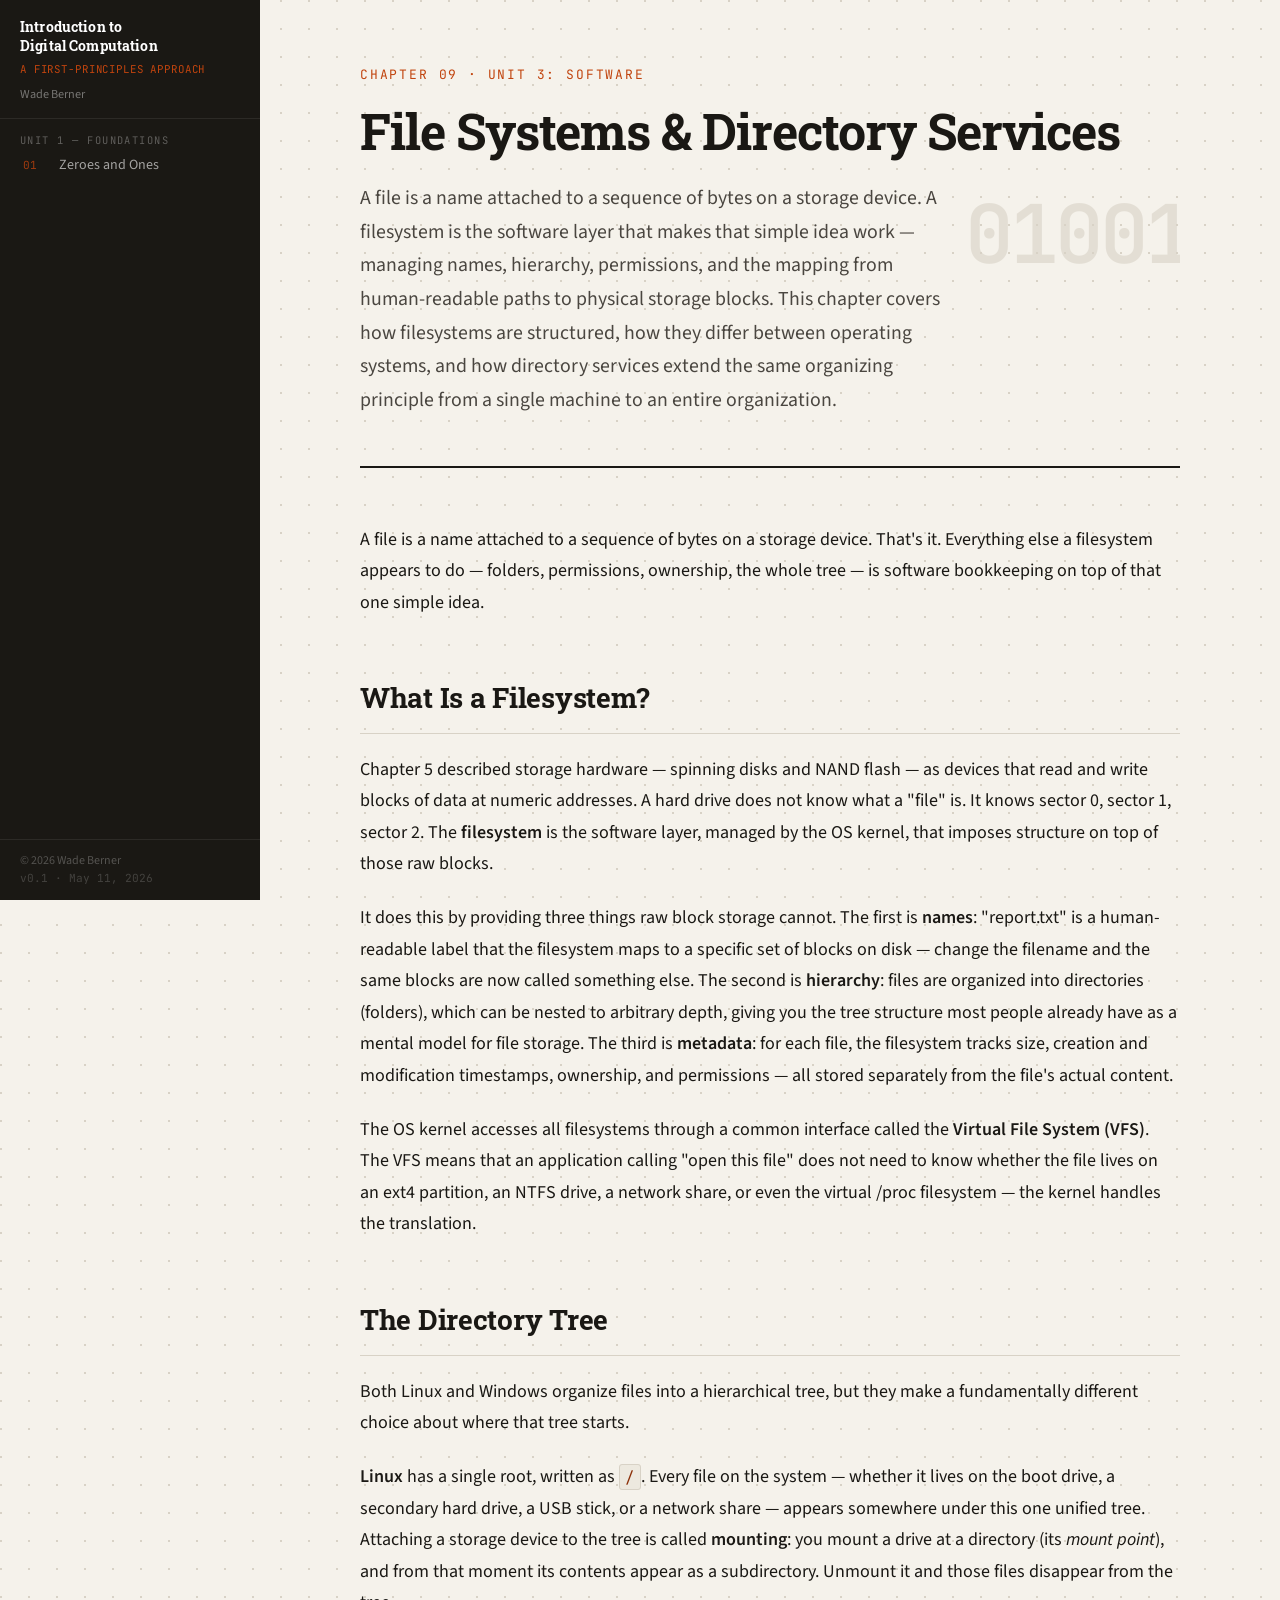
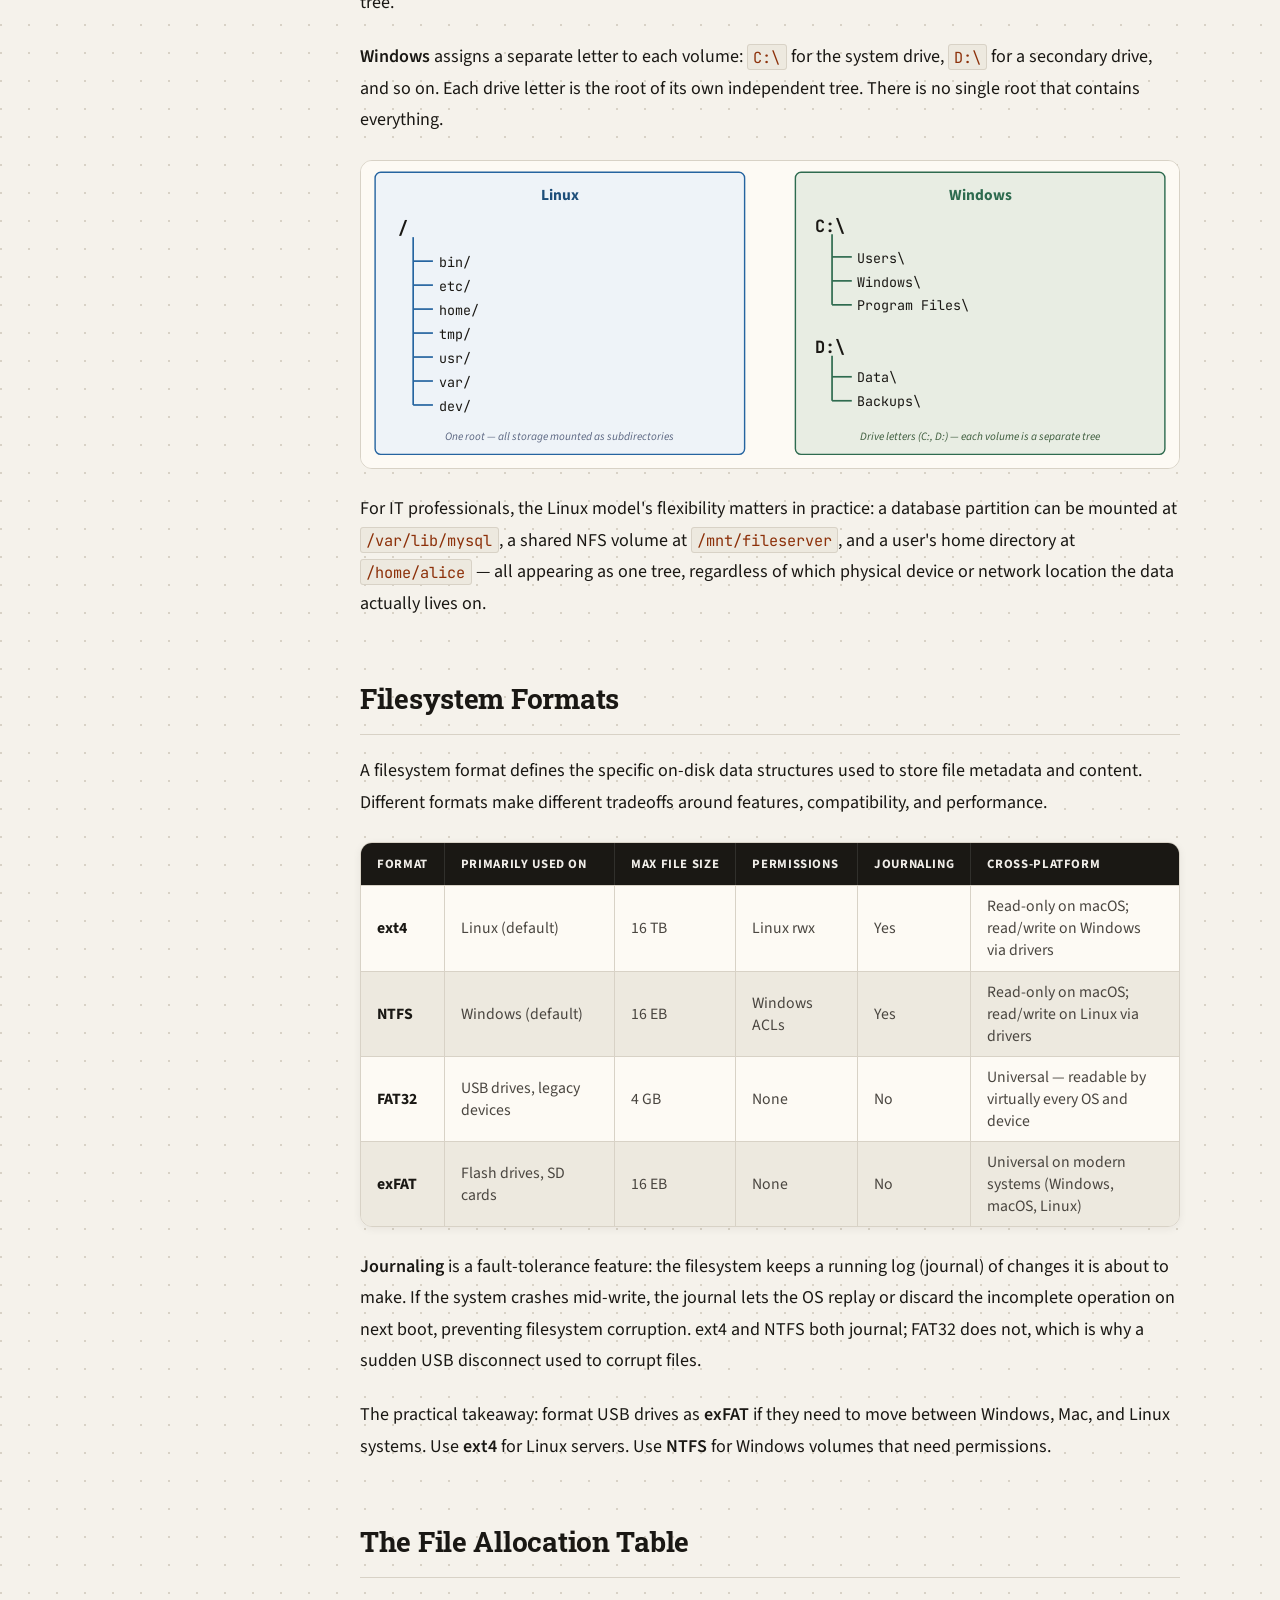
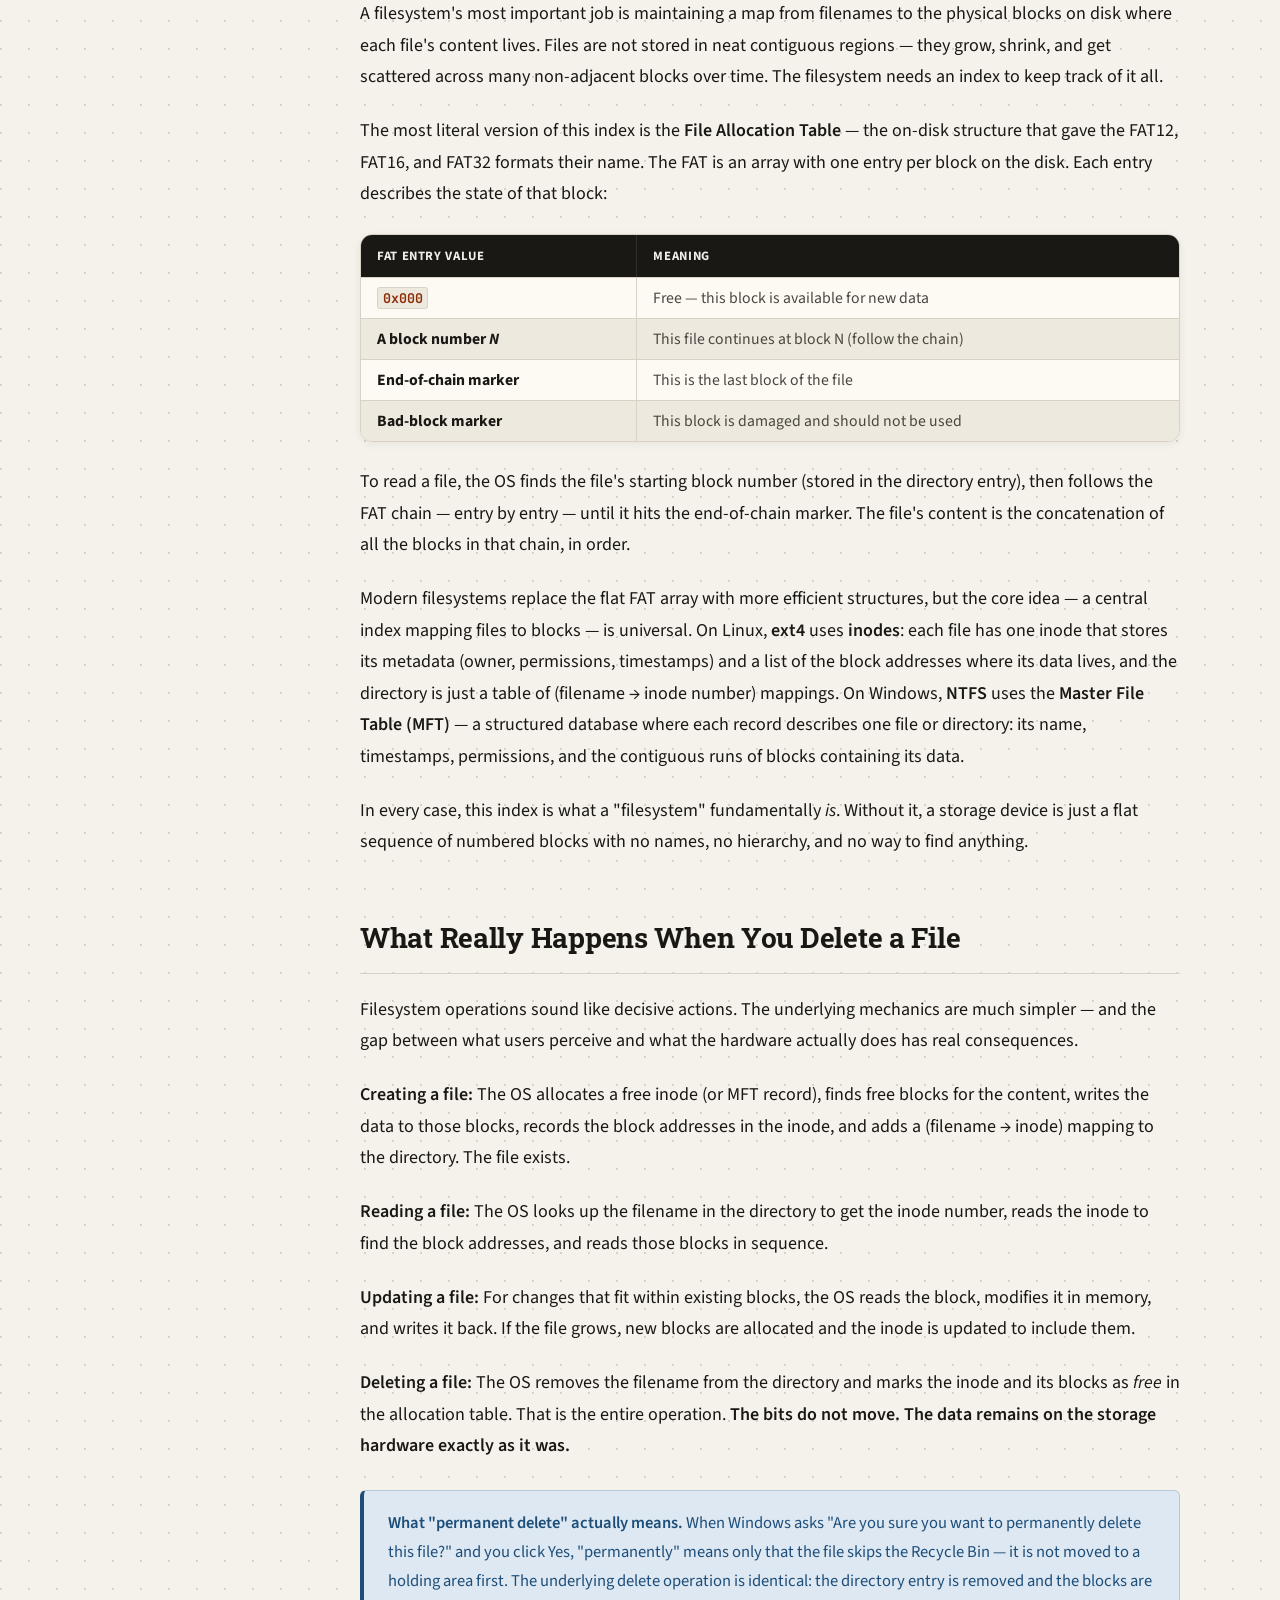
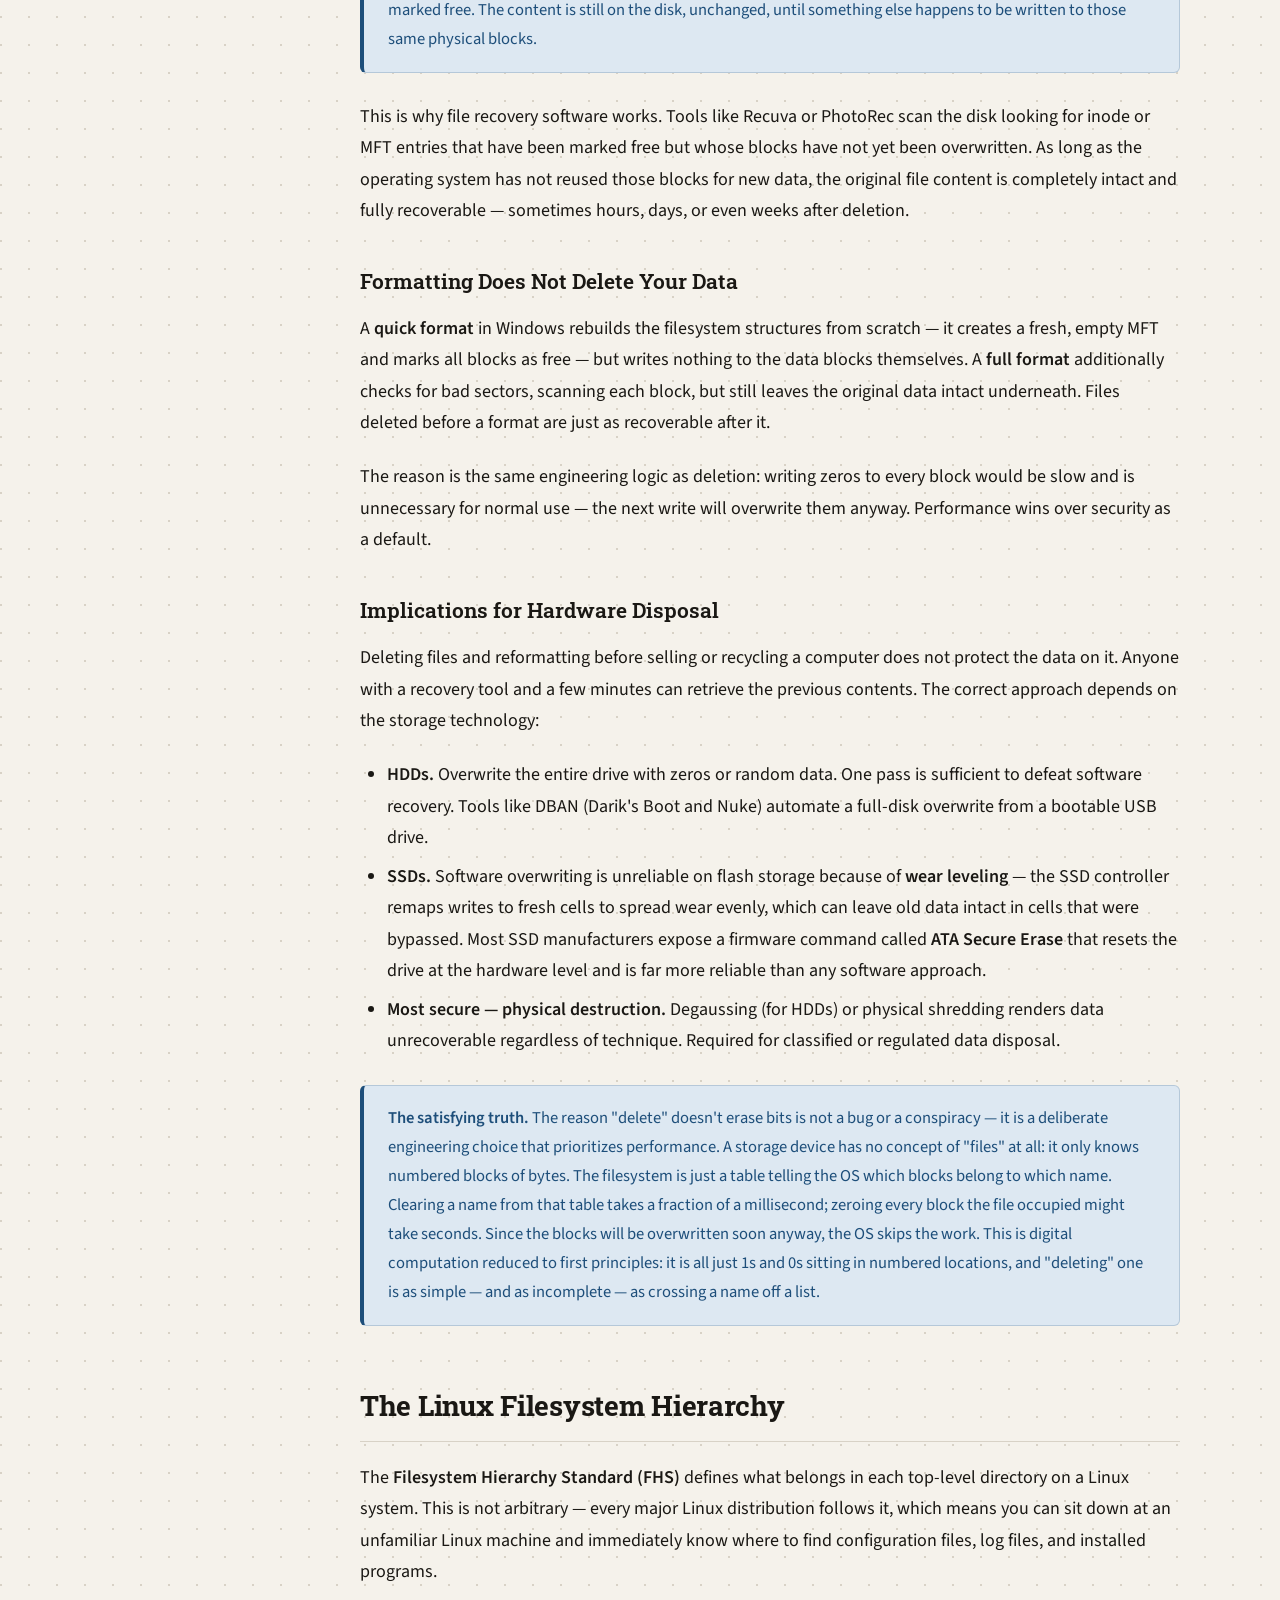
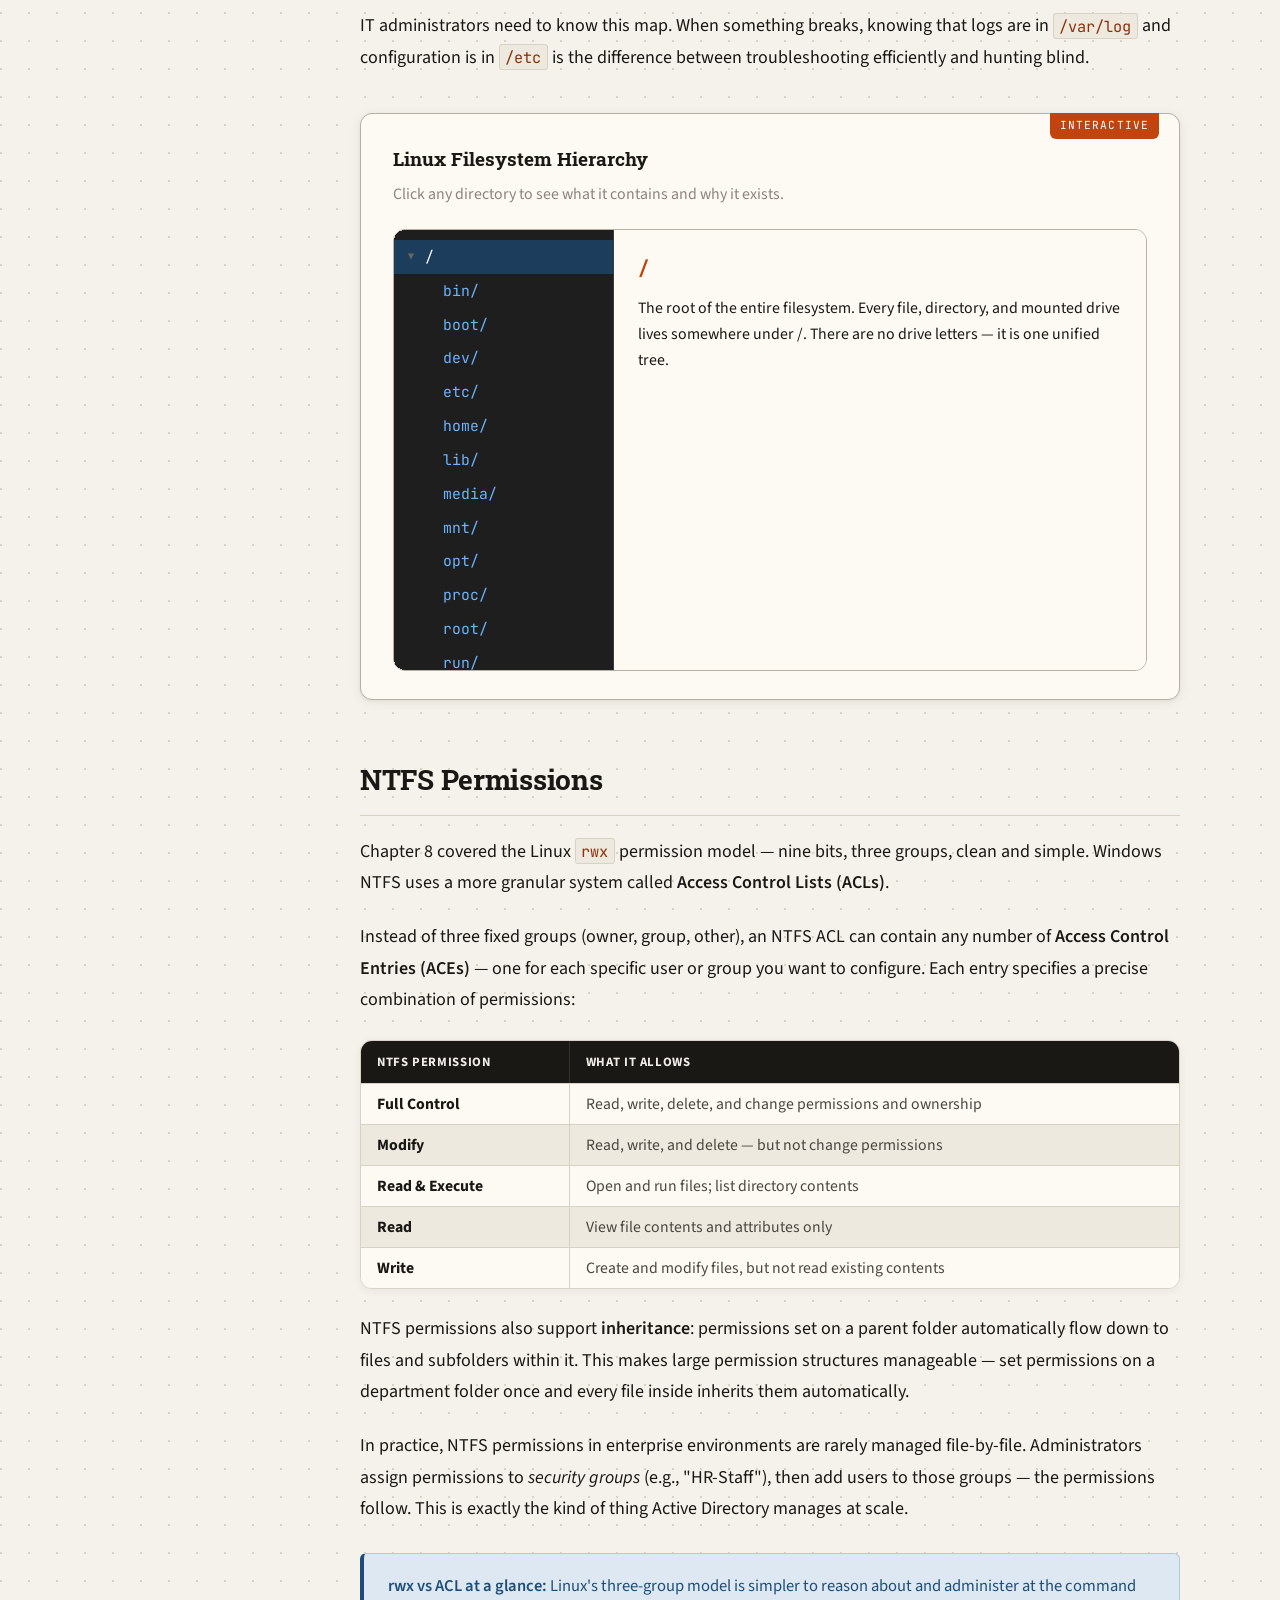
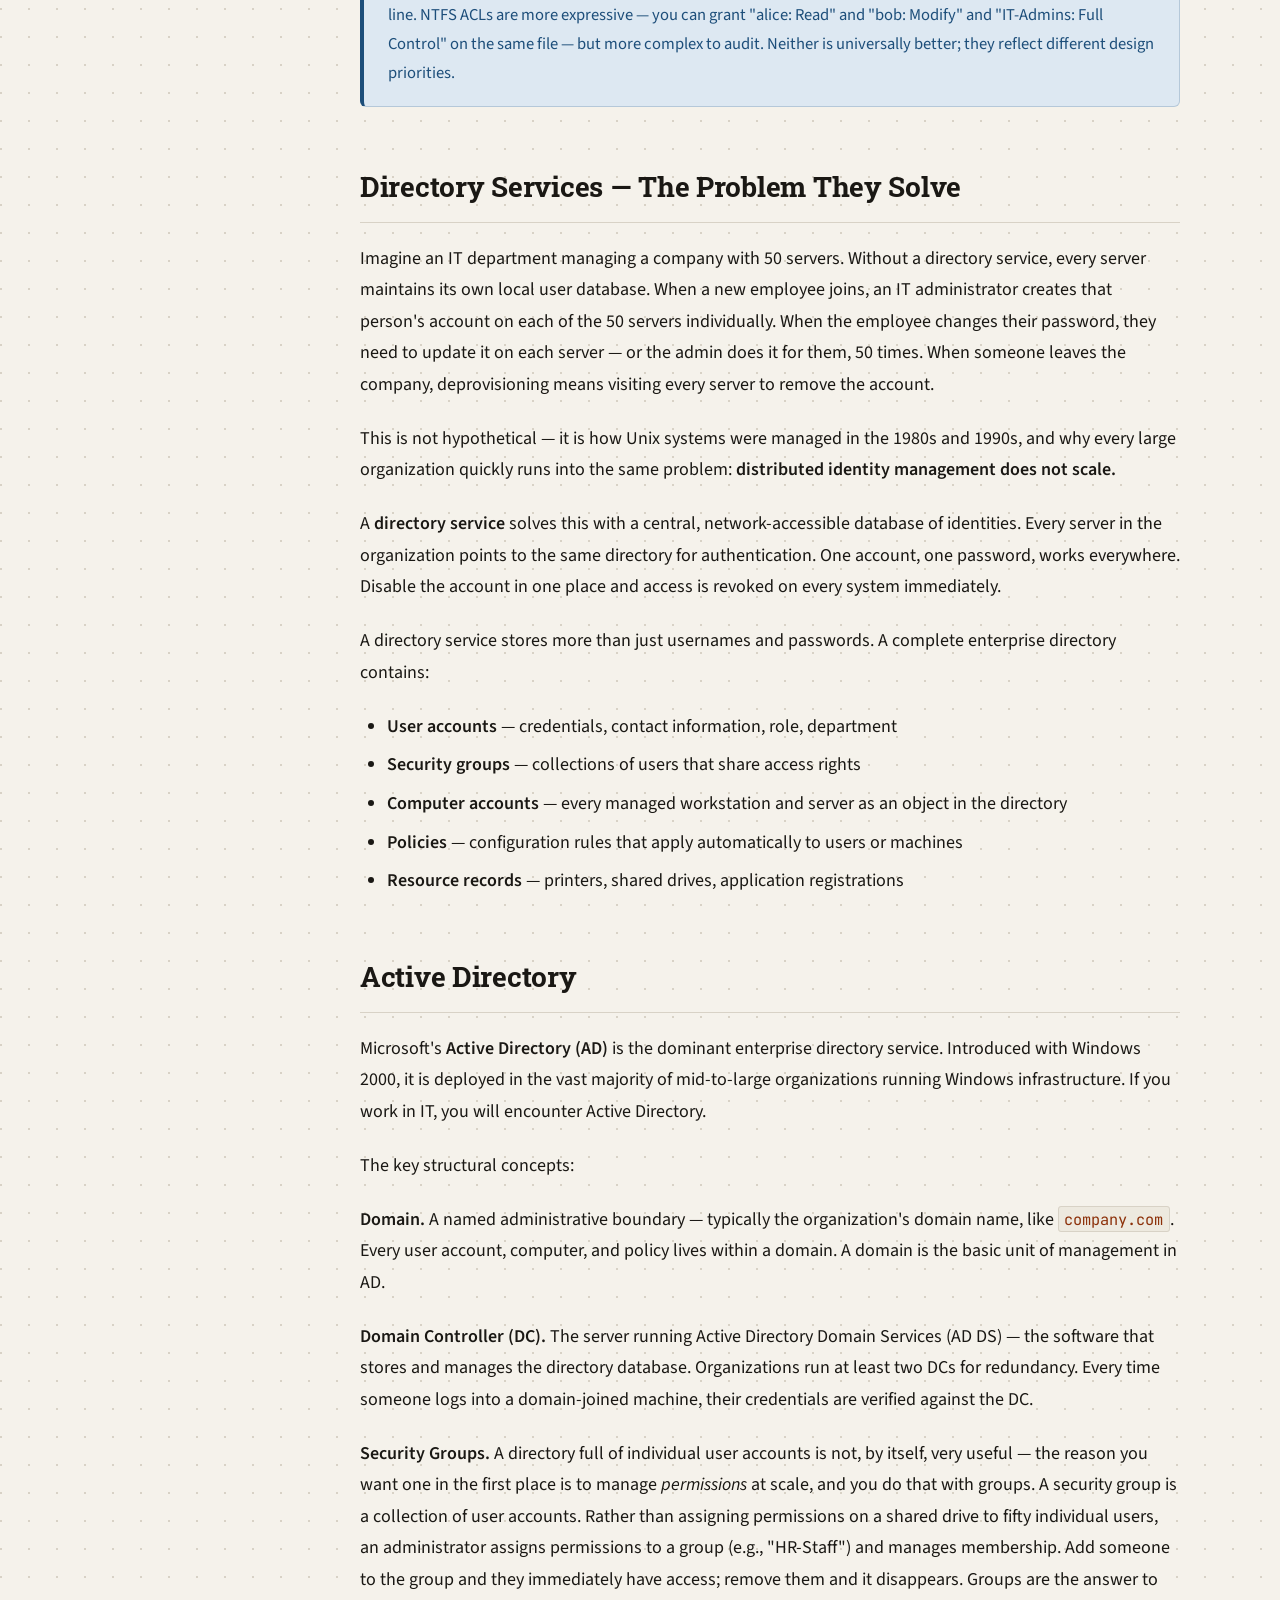
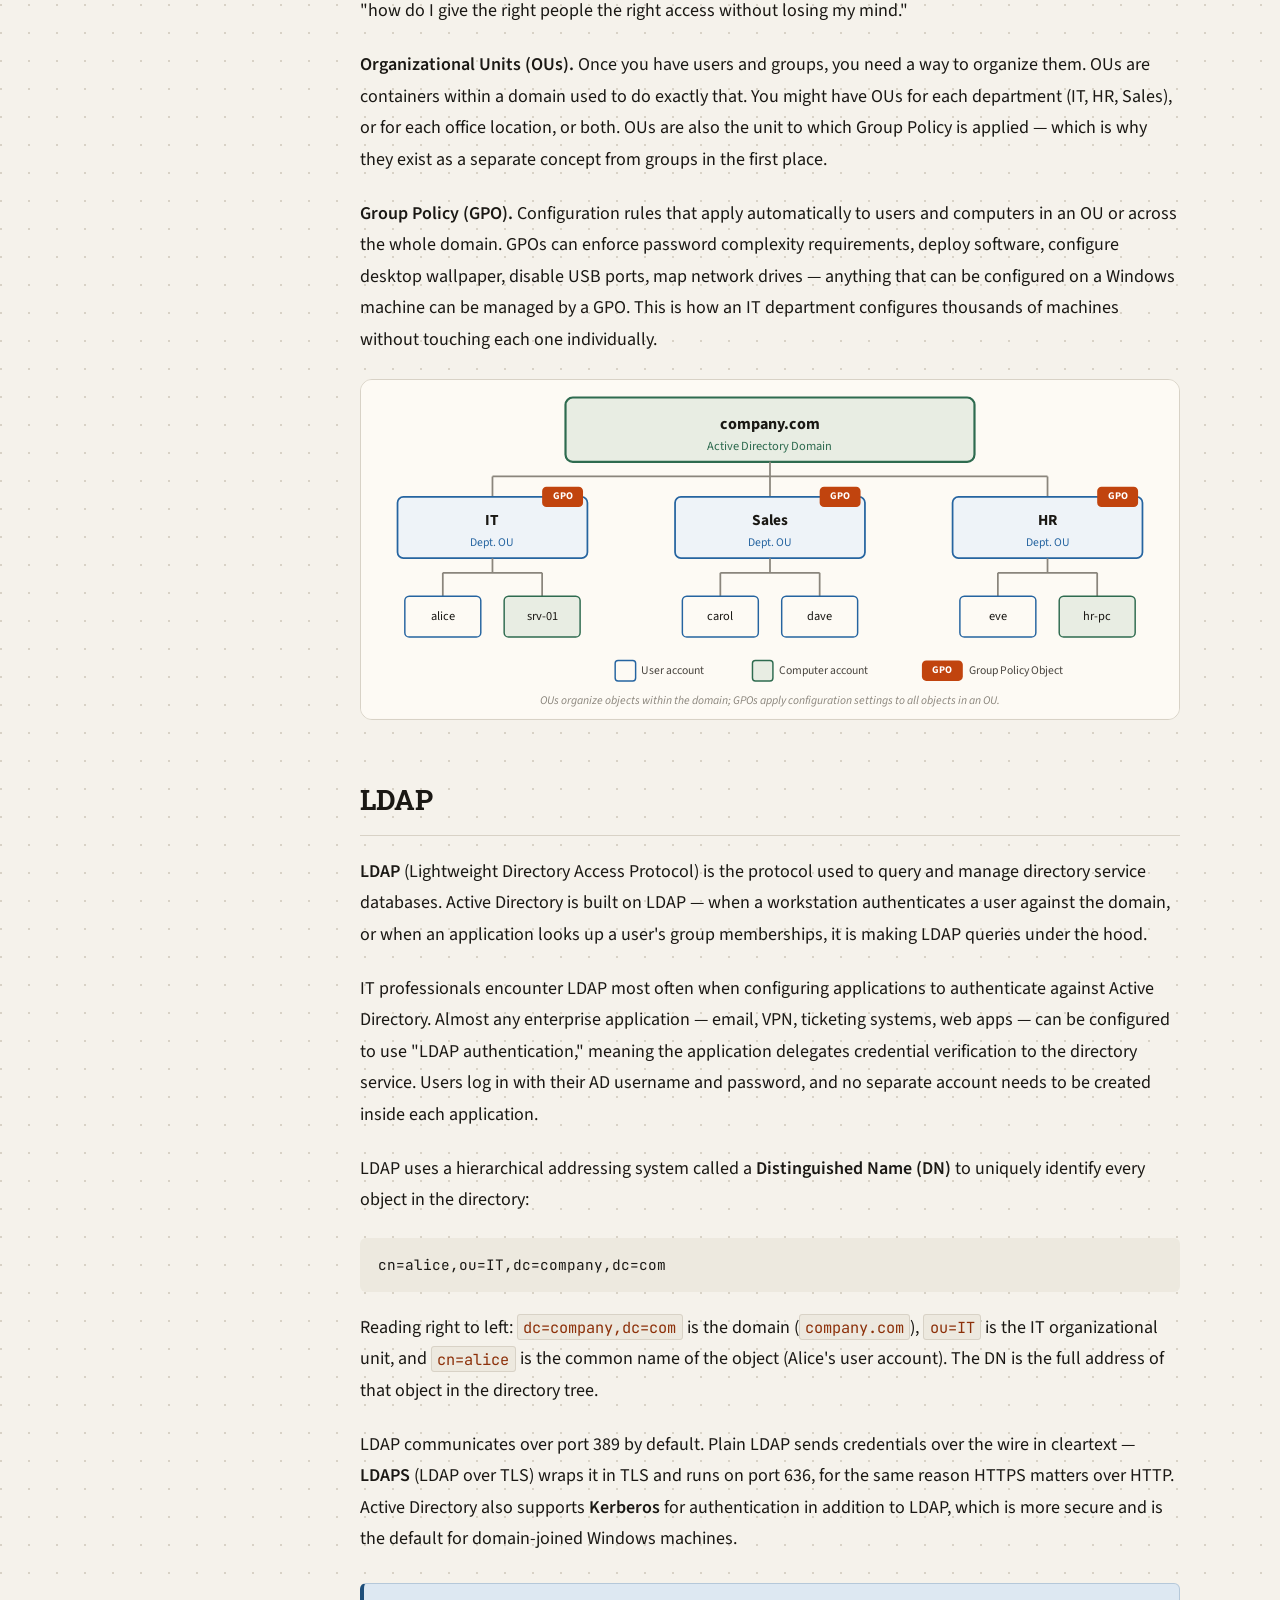
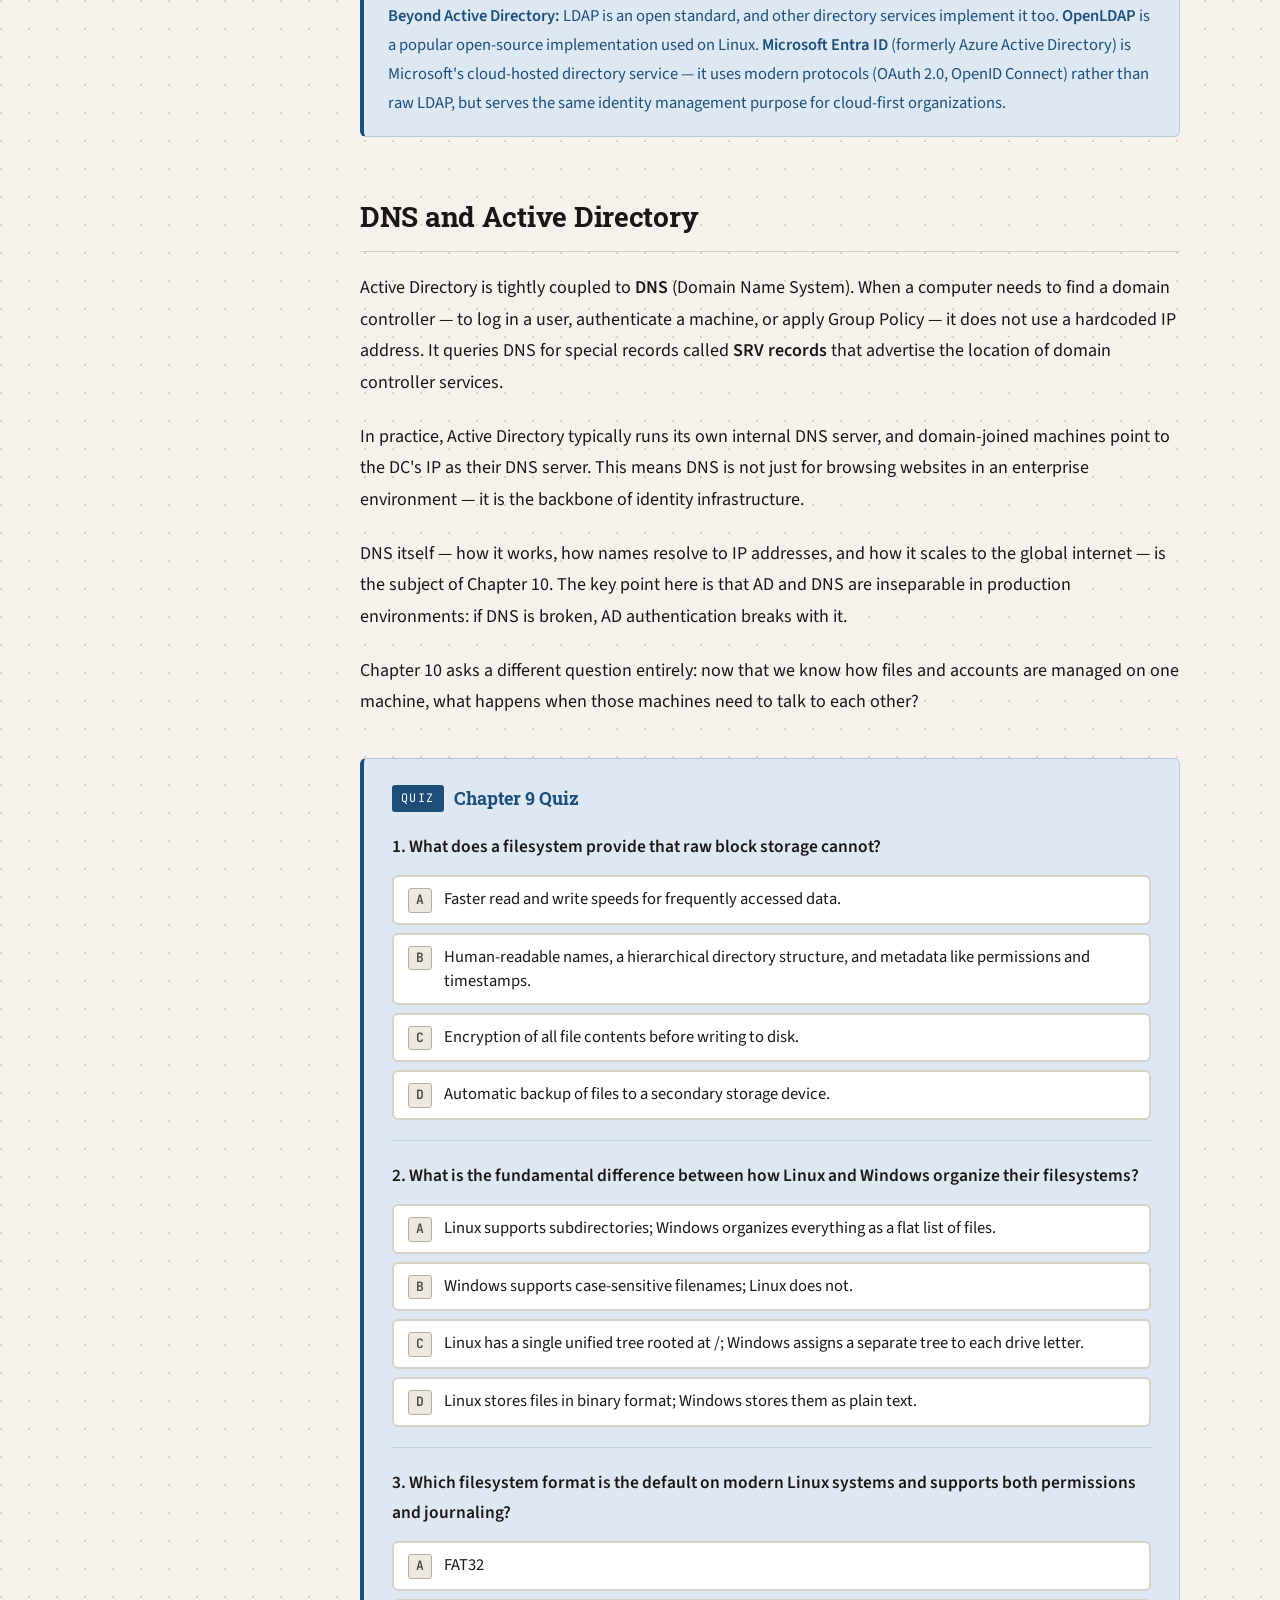
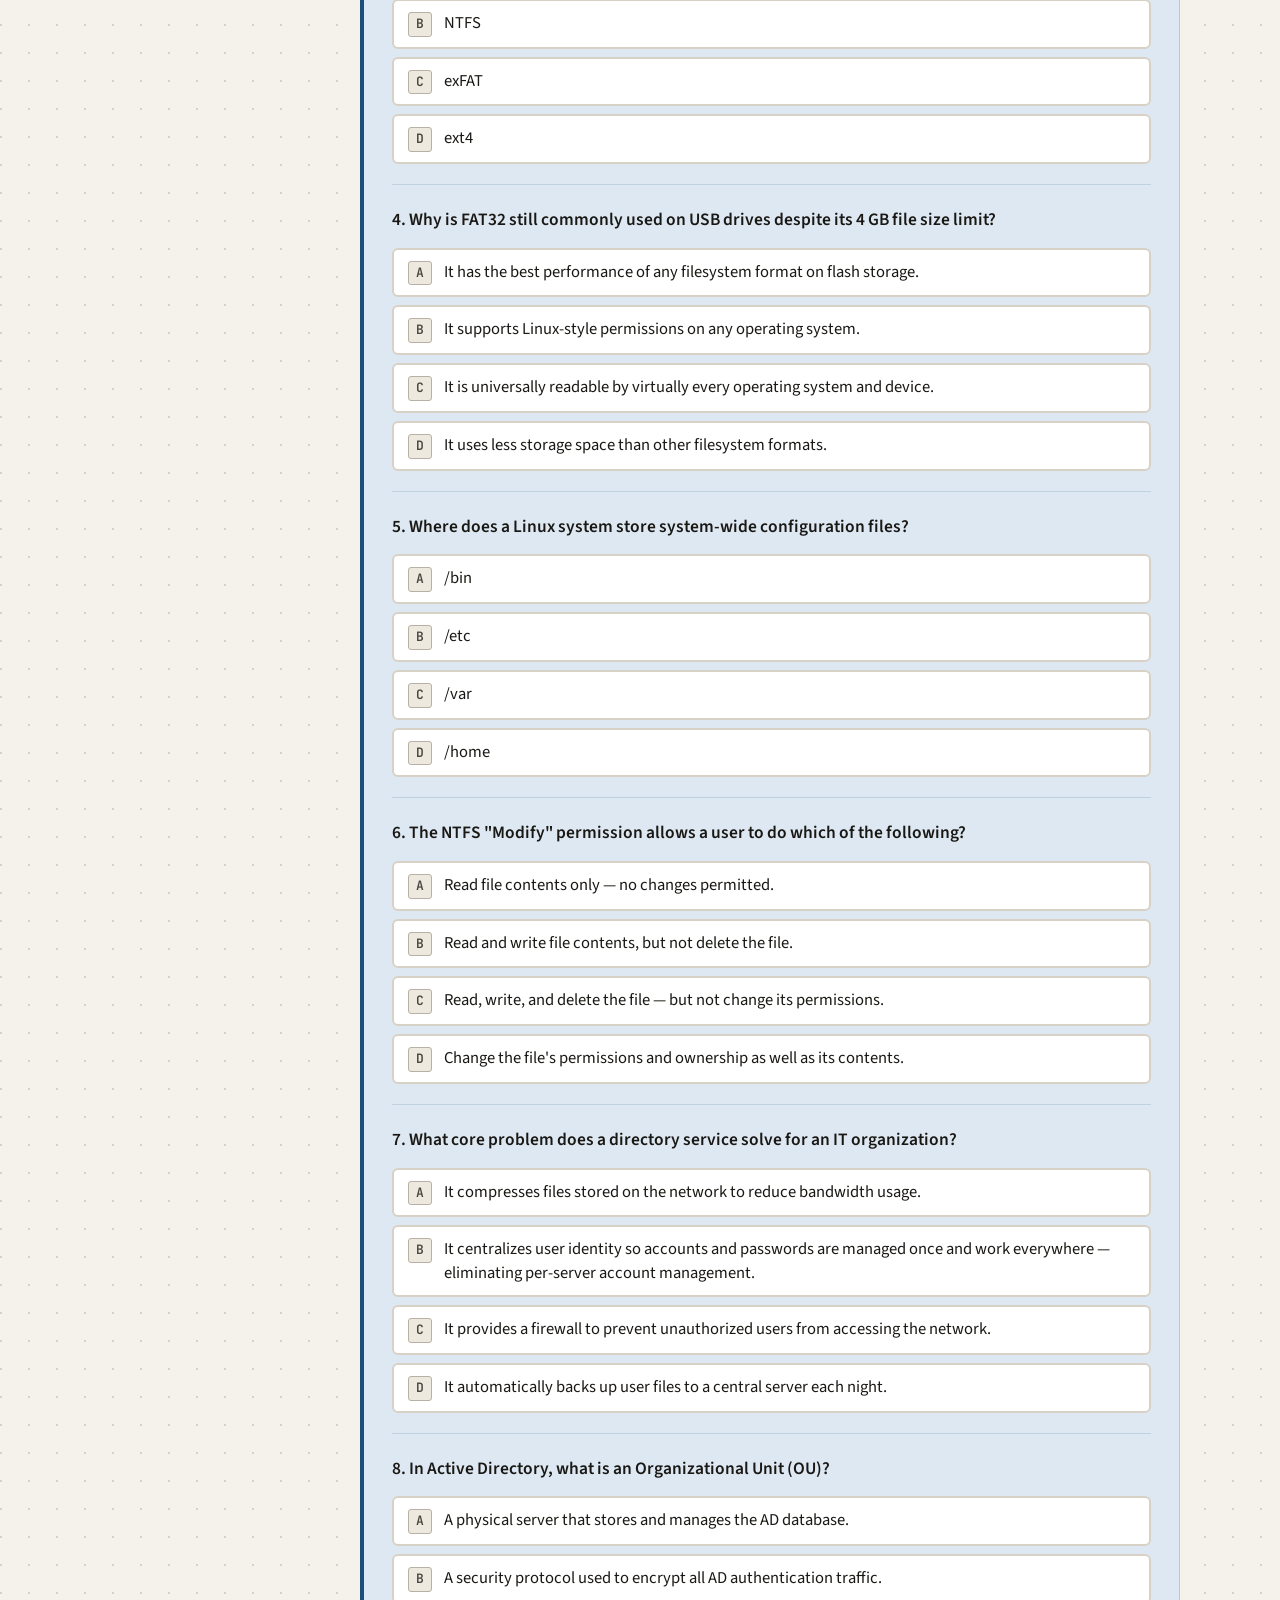
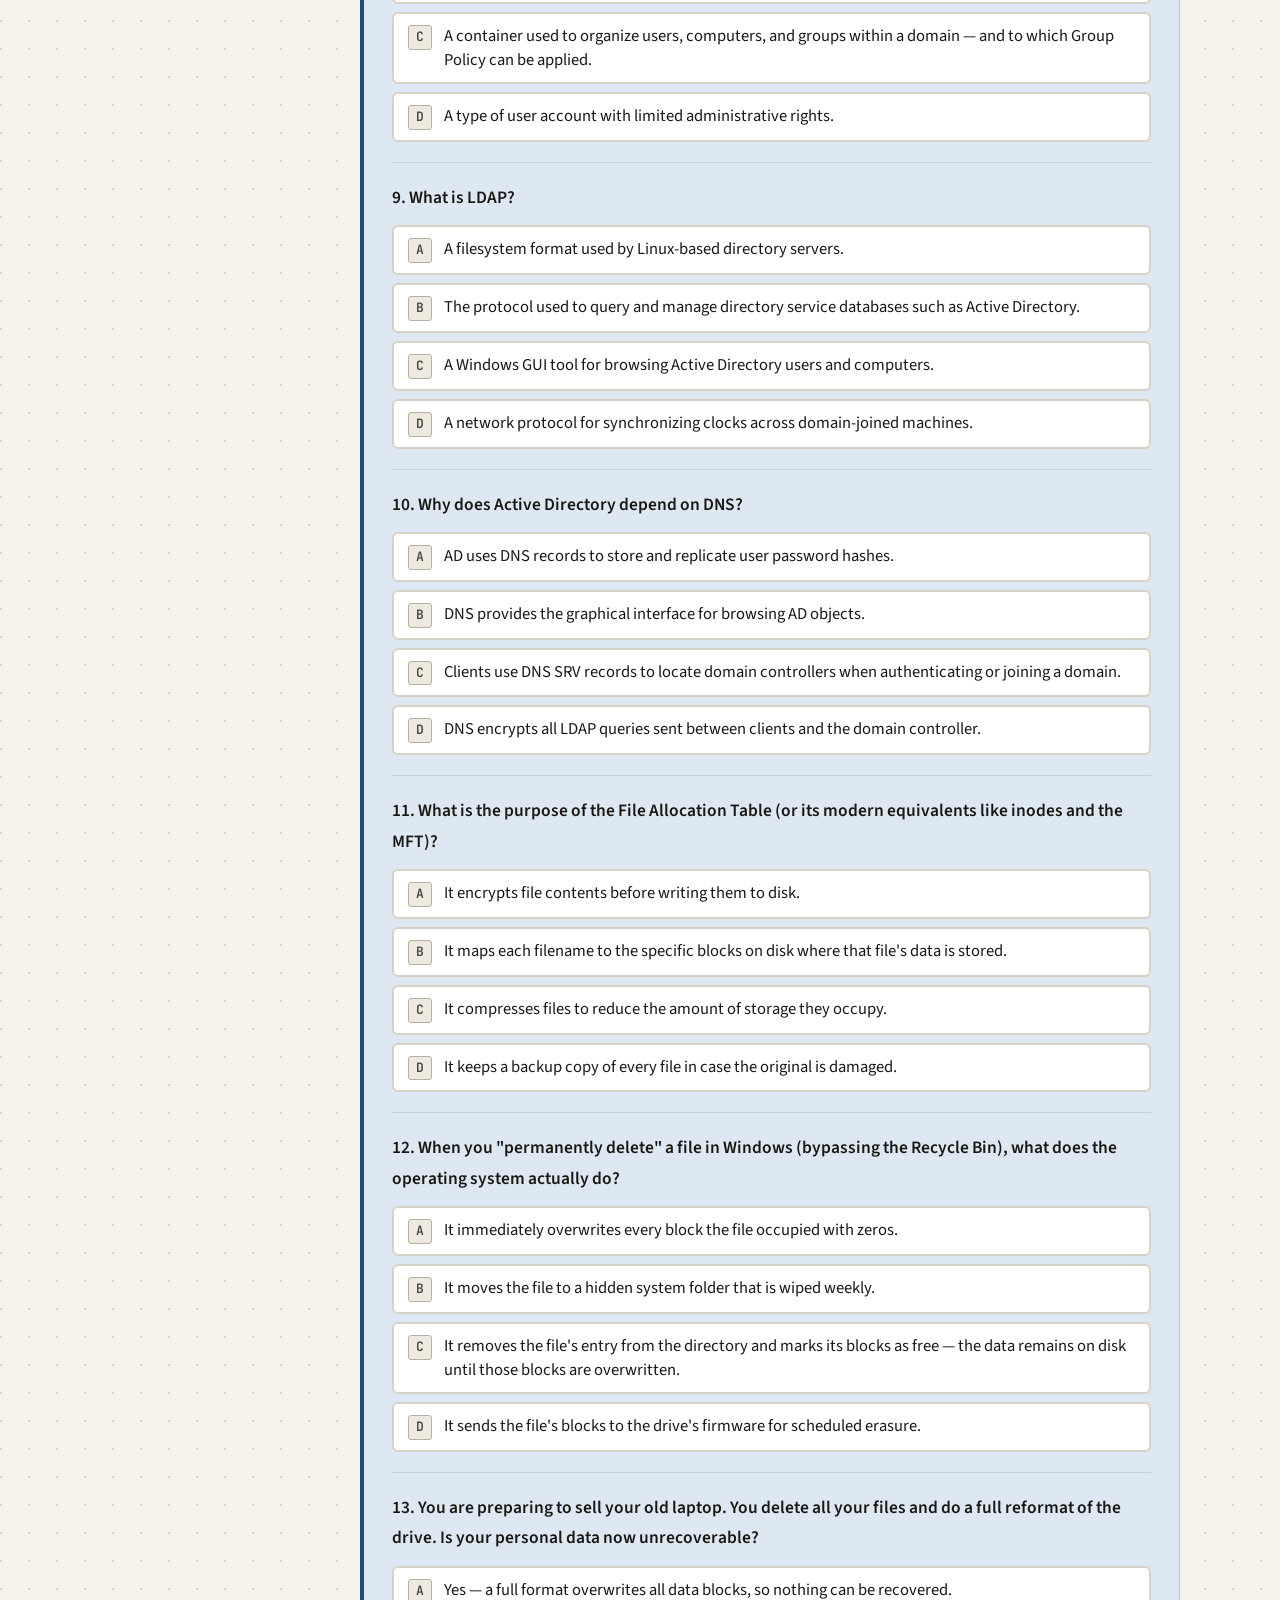
<file: chapters/ch09.html>
<!DOCTYPE html>
<html lang="en">
<head>
  <meta charset="UTF-8">
  <meta name="viewport" content="width=device-width, initial-scale=1.0">
  <title>Chapter 9: File Systems &amp; Directory Services — Introduction to Digital Computation</title>
  <link rel="icon" href="../favicon.svg" type="image/svg+xml">
  <link rel="stylesheet" href="../css/main.css">
</head>
<body>

<div class="site-wrapper">

  <nav class="sidebar" aria-label="Book navigation">
    <div class="sidebar-logo">
      <a href="../index.html" class="book-title">Introduction to<br>Digital Computation</a>
      <div class="book-subtitle">A First-Principles Approach</div>
      <div class="book-author">Wade Berner</div>
    </div>
    <div class="nav-unit">
      <div class="nav-unit-label">Unit 1 — Foundations</div>
      <a href="ch01.html" class="nav-chapter"><span class="ch-num">01</span> Zeroes and Ones</a>
      <a href="ch02.html" class="nav-chapter"><span class="ch-num">02</span> Physical Bits</a>
      <a href="ch03.html" class="nav-chapter"><span class="ch-num">03</span> Data Representation</a>
    </div>
    <div class="nav-unit">
      <div class="nav-unit-label">Unit 2 — Hardware</div>
      <a href="ch04.html" class="nav-chapter"><span class="ch-num">04</span> Processors</a>
      <a href="ch05.html" class="nav-chapter"><span class="ch-num">05</span> Memory &amp; Storage</a>
      <a href="ch06.html" class="nav-chapter"><span class="ch-num">06</span> I/O &amp; System Architecture</a>
    </div>
    <div class="nav-unit">
      <div class="nav-unit-label">Unit 3 — Software</div>
      <a href="ch07.html" class="nav-chapter"><span class="ch-num">07</span> System vs. Application Software</a>
      <a href="ch08.html" class="nav-chapter"><span class="ch-num">08</span> Operating Systems</a>
      <a href="ch09.html" class="nav-chapter active"><span class="ch-num">09</span> File Systems &amp; Directory Services</a>
    </div>
    <div class="nav-unit">
      <div class="nav-unit-label">Unit 4 — Networks</div>
      <a href="ch10.html" class="nav-chapter"><span class="ch-num">10</span> Networking Fundamentals</a>
      <a href="ch11.html" class="nav-chapter"><span class="ch-num">11</span> Network Architecture &amp; Communication</a>
    </div>
    <div class="nav-unit">
      <div class="nav-unit-label">Unit 5 — Administration</div>
      <a href="ch12.html" class="nav-chapter"><span class="ch-num">12</span> System Administration</a>
      <a href="ch13.html" class="nav-chapter"><span class="ch-num">13</span> Virtualization &amp; Cloud</a>
      <a href="ch14.html" class="nav-chapter"><span class="ch-num">14</span> Putting It All Together</a>
    </div>
    <div class="sidebar-footer">&copy; 2026 Wade Berner<br><span class="sidebar-version">v0.1 &middot; May 11, 2026</span></div>
  </nav>

  <main class="main-content">

    <header class="chapter-header">
      <div class="chapter-eyebrow">Chapter 09 · Unit 3: Software</div>
      <h1 class="chapter-title">File Systems &amp; Directory Services</h1>
      <div class="chapter-deco">01001</div>
      <p class="chapter-intro">A file is a name attached to a sequence of bytes on a storage device. A filesystem is the software layer that makes that simple idea work — managing names, hierarchy, permissions, and the mapping from human-readable paths to physical storage blocks. This chapter covers how filesystems are structured, how they differ between operating systems, and how directory services extend the same organizing principle from a single machine to an entire organization.</p>
    </header>

    <article class="prose">

      <p>A file is a name attached to a sequence of bytes on a storage device. That's it. Everything else a filesystem appears to do — folders, permissions, ownership, the whole tree — is software bookkeeping on top of that one simple idea.</p>

      <h2>What Is a Filesystem?</h2>

      <p>Chapter 5 described storage hardware — spinning disks and NAND flash — as devices that read and write blocks of data at numeric addresses. A hard drive does not know what a "file" is. It knows sector 0, sector 1, sector 2. The <strong>filesystem</strong> is the software layer, managed by the OS kernel, that imposes structure on top of those raw blocks.</p>

      <p>It does this by providing three things raw block storage cannot. The first is <strong>names</strong>: "report.txt" is a human-readable label that the filesystem maps to a specific set of blocks on disk — change the filename and the same blocks are now called something else. The second is <strong>hierarchy</strong>: files are organized into directories (folders), which can be nested to arbitrary depth, giving you the tree structure most people already have as a mental model for file storage. The third is <strong>metadata</strong>: for each file, the filesystem tracks size, creation and modification timestamps, ownership, and permissions — all stored separately from the file's actual content.</p>

      <p>The OS kernel accesses all filesystems through a common interface called the <strong>Virtual File System (VFS)</strong>. The VFS means that an application calling "open this file" does not need to know whether the file lives on an ext4 partition, an NTFS drive, a network share, or even the virtual /proc filesystem — the kernel handles the translation.</p>

      <h2>The Directory Tree</h2>

      <p>Both Linux and Windows organize files into a hierarchical tree, but they make a fundamentally different choice about where that tree starts.</p>

      <p><strong>Linux</strong> has a single root, written as <code>/</code>. Every file on the system — whether it lives on the boot drive, a secondary hard drive, a USB stick, or a network share — appears somewhere under this one unified tree. Attaching a storage device to the tree is called <strong>mounting</strong>: you mount a drive at a directory (its <em>mount point</em>), and from that moment its contents appear as a subdirectory. Unmount it and those files disappear from the tree.</p>

      <p><strong>Windows</strong> assigns a separate letter to each volume: <code>C:\</code> for the system drive, <code>D:\</code> for a secondary drive, and so on. Each drive letter is the root of its own independent tree. There is no single root that contains everything.</p>

      <!-- SVG: Linux vs Windows directory tree -->
      <svg viewBox="0 0 580 218" xmlns="http://www.w3.org/2000/svg" style="display:block;width:100%;margin:24px auto;font-family:var(--font-body,sans-serif);border:1px solid var(--border);border-radius:var(--radius-lg);overflow:hidden">
        <rect width="580" height="218" fill="#FDFAF4"/>

        <!-- Left panel: Linux -->
        <rect x="10" y="8" width="262" height="200" rx="4" fill="#EEF3F8" stroke="#2564A0" stroke-width="1"/>
        <text x="141" y="28" text-anchor="middle" font-size="11" font-weight="700" fill="#1D4E7A">Linux</text>

        <!-- Root "/" -->
        <text x="26" y="52" font-size="12" font-weight="700" fill="#1A1814" font-family="'JetBrains Mono',monospace">/</text>
        <!-- Trunk -->
        <line x1="37" y1="54" x2="37" y2="173" stroke="#2564A0" stroke-width="1.2"/>

        <!-- 7 directory branches -->
        <line x1="37" y1="71"  x2="51" y2="71"  stroke="#2564A0" stroke-width="1.2"/>
        <text x="55" y="75"  font-size="9.5" fill="#1A1814" font-family="'JetBrains Mono',monospace">bin/</text>

        <line x1="37" y1="88"  x2="51" y2="88"  stroke="#2564A0" stroke-width="1.2"/>
        <text x="55" y="92"  font-size="9.5" fill="#1A1814" font-family="'JetBrains Mono',monospace">etc/</text>

        <line x1="37" y1="105" x2="51" y2="105" stroke="#2564A0" stroke-width="1.2"/>
        <text x="55" y="109" font-size="9.5" fill="#1A1814" font-family="'JetBrains Mono',monospace">home/</text>

        <line x1="37" y1="122" x2="51" y2="122" stroke="#2564A0" stroke-width="1.2"/>
        <text x="55" y="126" font-size="9.5" fill="#1A1814" font-family="'JetBrains Mono',monospace">tmp/</text>

        <line x1="37" y1="139" x2="51" y2="139" stroke="#2564A0" stroke-width="1.2"/>
        <text x="55" y="143" font-size="9.5" fill="#1A1814" font-family="'JetBrains Mono',monospace">usr/</text>

        <line x1="37" y1="156" x2="51" y2="156" stroke="#2564A0" stroke-width="1.2"/>
        <text x="55" y="160" font-size="9.5" fill="#1A1814" font-family="'JetBrains Mono',monospace">var/</text>

        <line x1="37" y1="173" x2="51" y2="173" stroke="#2564A0" stroke-width="1.2"/>
        <text x="55" y="177" font-size="9.5" fill="#1A1814" font-family="'JetBrains Mono',monospace">dev/</text>

        <text x="141" y="198" text-anchor="middle" font-size="8" font-style="italic" fill="#5A6580">One root — all storage mounted as subdirectories</text>

        <!-- Right panel: Windows -->
        <rect x="308" y="8" width="262" height="200" rx="4" fill="#E8EDE3" stroke="#2E6B4F" stroke-width="1"/>
        <text x="439" y="28" text-anchor="middle" font-size="11" font-weight="700" fill="#2E6B4F">Windows</text>

        <!-- C:\ drive -->
        <text x="322" y="50" font-size="12" font-weight="700" fill="#1A1814" font-family="'JetBrains Mono',monospace">C:\</text>
        <line x1="334" y1="52" x2="334" y2="102" stroke="#2E6B4F" stroke-width="1.2"/>

        <line x1="334" y1="68"  x2="348" y2="68"  stroke="#2E6B4F" stroke-width="1.2"/>
        <text x="352" y="72"  font-size="9.5" fill="#1A1814" font-family="'JetBrains Mono',monospace">Users\</text>

        <line x1="334" y1="85"  x2="348" y2="85"  stroke="#2E6B4F" stroke-width="1.2"/>
        <text x="352" y="89"  font-size="9.5" fill="#1A1814" font-family="'JetBrains Mono',monospace">Windows\</text>

        <line x1="334" y1="102" x2="348" y2="102" stroke="#2E6B4F" stroke-width="1.2"/>
        <text x="352" y="106" font-size="9.5" fill="#1A1814" font-family="'JetBrains Mono',monospace">Program Files\</text>

        <!-- D:\ drive (separate tree) -->
        <text x="322" y="136" font-size="12" font-weight="700" fill="#1A1814" font-family="'JetBrains Mono',monospace">D:\</text>
        <line x1="334" y1="138" x2="334" y2="170" stroke="#2E6B4F" stroke-width="1.2"/>

        <line x1="334" y1="153" x2="348" y2="153" stroke="#2E6B4F" stroke-width="1.2"/>
        <text x="352" y="157" font-size="9.5" fill="#1A1814" font-family="'JetBrains Mono',monospace">Data\</text>

        <line x1="334" y1="170" x2="348" y2="170" stroke="#2E6B4F" stroke-width="1.2"/>
        <text x="352" y="174" font-size="9.5" fill="#1A1814" font-family="'JetBrains Mono',monospace">Backups\</text>

        <text x="439" y="198" text-anchor="middle" font-size="8" font-style="italic" fill="#3A5A3A">Drive letters (C:, D:) — each volume is a separate tree</text>
      </svg>

      <p>For IT professionals, the Linux model's flexibility matters in practice: a database partition can be mounted at <code>/var/lib/mysql</code>, a shared NFS volume at <code>/mnt/fileserver</code>, and a user's home directory at <code>/home/alice</code> — all appearing as one tree, regardless of which physical device or network location the data actually lives on.</p>

      <h2>Filesystem Formats</h2>

      <p>A filesystem format defines the specific on-disk data structures used to store file metadata and content. Different formats make different tradeoffs around features, compatibility, and performance.</p>

      <table class="data-table">
        <thead>
          <tr>
            <th>Format</th>
            <th>Primarily Used On</th>
            <th>Max File Size</th>
            <th>Permissions</th>
            <th>Journaling</th>
            <th>Cross-Platform</th>
          </tr>
        </thead>
        <tbody>
          <tr>
            <td>ext4</td>
            <td>Linux (default)</td>
            <td>16 TB</td>
            <td>Linux rwx</td>
            <td>Yes</td>
            <td>Read-only on macOS; read/write on Windows via drivers</td>
          </tr>
          <tr>
            <td>NTFS</td>
            <td>Windows (default)</td>
            <td>16 EB</td>
            <td>Windows ACLs</td>
            <td>Yes</td>
            <td>Read-only on macOS; read/write on Linux via drivers</td>
          </tr>
          <tr>
            <td>FAT32</td>
            <td>USB drives, legacy devices</td>
            <td>4 GB</td>
            <td>None</td>
            <td>No</td>
            <td>Universal — readable by virtually every OS and device</td>
          </tr>
          <tr>
            <td>exFAT</td>
            <td>Flash drives, SD cards</td>
            <td>16 EB</td>
            <td>None</td>
            <td>No</td>
            <td>Universal on modern systems (Windows, macOS, Linux)</td>
          </tr>
        </tbody>
      </table>

      <p><strong>Journaling</strong> is a fault-tolerance feature: the filesystem keeps a running log (journal) of changes it is about to make. If the system crashes mid-write, the journal lets the OS replay or discard the incomplete operation on next boot, preventing filesystem corruption. ext4 and NTFS both journal; FAT32 does not, which is why a sudden USB disconnect used to corrupt files.</p>

      <p>The practical takeaway: format USB drives as <strong>exFAT</strong> if they need to move between Windows, Mac, and Linux systems. Use <strong>ext4</strong> for Linux servers. Use <strong>NTFS</strong> for Windows volumes that need permissions.</p>

      <h2>The File Allocation Table</h2>

      <p>A filesystem's most important job is maintaining a map from filenames to the physical blocks on disk where each file's content lives. Files are not stored in neat contiguous regions — they grow, shrink, and get scattered across many non-adjacent blocks over time. The filesystem needs an index to keep track of it all.</p>

      <p>The most literal version of this index is the <strong>File Allocation Table</strong> — the on-disk structure that gave the FAT12, FAT16, and FAT32 formats their name. The FAT is an array with one entry per block on the disk. Each entry describes the state of that block:</p>

      <table class="data-table">
        <thead>
          <tr><th>FAT Entry Value</th><th>Meaning</th></tr>
        </thead>
        <tbody>
          <tr><td><code>0x000</code></td><td>Free — this block is available for new data</td></tr>
          <tr><td>A block number <em>N</em></td><td>This file continues at block N (follow the chain)</td></tr>
          <tr><td>End-of-chain marker</td><td>This is the last block of the file</td></tr>
          <tr><td>Bad-block marker</td><td>This block is damaged and should not be used</td></tr>
        </tbody>
      </table>

      <p>To read a file, the OS finds the file's starting block number (stored in the directory entry), then follows the FAT chain — entry by entry — until it hits the end-of-chain marker. The file's content is the concatenation of all the blocks in that chain, in order.</p>

      <p>Modern filesystems replace the flat FAT array with more efficient structures, but the core idea — a central index mapping files to blocks — is universal. On Linux, <strong>ext4</strong> uses <strong>inodes</strong>: each file has one inode that stores its metadata (owner, permissions, timestamps) and a list of the block addresses where its data lives, and the directory is just a table of (filename → inode number) mappings. On Windows, <strong>NTFS</strong> uses the <strong>Master File Table (MFT)</strong> — a structured database where each record describes one file or directory: its name, timestamps, permissions, and the contiguous runs of blocks containing its data.</p>

      <p>In every case, this index is what a "filesystem" fundamentally <em>is</em>. Without it, a storage device is just a flat sequence of numbered blocks with no names, no hierarchy, and no way to find anything.</p>

      <h2>What Really Happens When You Delete a File</h2>

      <p>Filesystem operations sound like decisive actions. The underlying mechanics are much simpler — and the gap between what users perceive and what the hardware actually does has real consequences.</p>

      <p><strong>Creating a file:</strong> The OS allocates a free inode (or MFT record), finds free blocks for the content, writes the data to those blocks, records the block addresses in the inode, and adds a (filename → inode) mapping to the directory. The file exists.</p>

      <p><strong>Reading a file:</strong> The OS looks up the filename in the directory to get the inode number, reads the inode to find the block addresses, and reads those blocks in sequence.</p>

      <p><strong>Updating a file:</strong> For changes that fit within existing blocks, the OS reads the block, modifies it in memory, and writes it back. If the file grows, new blocks are allocated and the inode is updated to include them.</p>

      <p><strong>Deleting a file:</strong> The OS removes the filename from the directory and marks the inode and its blocks as <em>free</em> in the allocation table. That is the entire operation. <strong>The bits do not move. The data remains on the storage hardware exactly as it was.</strong></p>

      <div class="note">
        <strong>What "permanent delete" actually means.</strong> When Windows asks "Are you sure you want to permanently delete this file?" and you click Yes, "permanently" means only that the file skips the Recycle Bin — it is not moved to a holding area first. The underlying delete operation is identical: the directory entry is removed and the blocks are marked free. The content is still on the disk, unchanged, until something else happens to be written to those same physical blocks.
      </div>

      <p>This is why file recovery software works. Tools like Recuva or PhotoRec scan the disk looking for inode or MFT entries that have been marked free but whose blocks have not yet been overwritten. As long as the operating system has not reused those blocks for new data, the original file content is completely intact and fully recoverable — sometimes hours, days, or even weeks after deletion.</p>

      <h3>Formatting Does Not Delete Your Data</h3>

      <p>A <strong>quick format</strong> in Windows rebuilds the filesystem structures from scratch — it creates a fresh, empty MFT and marks all blocks as free — but writes nothing to the data blocks themselves. A <strong>full format</strong> additionally checks for bad sectors, scanning each block, but still leaves the original data intact underneath. Files deleted before a format are just as recoverable after it.</p>

      <p>The reason is the same engineering logic as deletion: writing zeros to every block would be slow and is unnecessary for normal use — the next write will overwrite them anyway. Performance wins over security as a default.</p>

      <h3>Implications for Hardware Disposal</h3>

      <p>Deleting files and reformatting before selling or recycling a computer does not protect the data on it. Anyone with a recovery tool and a few minutes can retrieve the previous contents. The correct approach depends on the storage technology:</p>

      <ul>
        <li><strong>HDDs.</strong> Overwrite the entire drive with zeros or random data. One pass is sufficient to defeat software recovery. Tools like DBAN (Darik's Boot and Nuke) automate a full-disk overwrite from a bootable USB drive.</li>
        <li><strong>SSDs.</strong> Software overwriting is unreliable on flash storage because of <strong>wear leveling</strong> — the SSD controller remaps writes to fresh cells to spread wear evenly, which can leave old data intact in cells that were bypassed. Most SSD manufacturers expose a firmware command called <strong>ATA Secure Erase</strong> that resets the drive at the hardware level and is far more reliable than any software approach.</li>
        <li><strong>Most secure — physical destruction.</strong> Degaussing (for HDDs) or physical shredding renders data unrecoverable regardless of technique. Required for classified or regulated data disposal.</li>
      </ul>

      <div class="note">
        <strong>The satisfying truth.</strong> The reason "delete" doesn't erase bits is not a bug or a conspiracy — it is a deliberate engineering choice that prioritizes performance. A storage device has no concept of "files" at all: it only knows numbered blocks of bytes. The filesystem is just a table telling the OS which blocks belong to which name. Clearing a name from that table takes a fraction of a millisecond; zeroing every block the file occupied might take seconds. Since the blocks will be overwritten soon anyway, the OS skips the work. This is digital computation reduced to first principles: it is all just 1s and 0s sitting in numbered locations, and "deleting" one is as simple — and as incomplete — as crossing a name off a list.
      </div>

      <h2>The Linux Filesystem Hierarchy</h2>

      <p>The <strong>Filesystem Hierarchy Standard (FHS)</strong> defines what belongs in each top-level directory on a Linux system. This is not arbitrary — every major Linux distribution follows it, which means you can sit down at an unfamiliar Linux machine and immediately know where to find configuration files, log files, and installed programs.</p>

      <p>IT administrators need to know this map. When something breaks, knowing that logs are in <code>/var/log</code> and configuration is in <code>/etc</code> is the difference between troubleshooting efficiently and hunting blind.</p>

      <div class="widget-card" data-widget-name="Interactive">
        <div class="widget-title">Linux Filesystem Hierarchy</div>
        <div class="widget-desc">Click any directory to see what it contains and why it exists.</div>
        <div data-widget="fs-tree"></div>
      </div>

      <h2>NTFS Permissions</h2>

      <p>Chapter 8 covered the Linux <code>rwx</code> permission model — nine bits, three groups, clean and simple. Windows NTFS uses a more granular system called <strong>Access Control Lists (ACLs)</strong>.</p>

      <p>Instead of three fixed groups (owner, group, other), an NTFS ACL can contain any number of <strong>Access Control Entries (ACEs)</strong> — one for each specific user or group you want to configure. Each entry specifies a precise combination of permissions:</p>

      <table class="data-table">
        <thead>
          <tr>
            <th>NTFS Permission</th>
            <th>What it allows</th>
          </tr>
        </thead>
        <tbody>
          <tr>
            <td>Full Control</td>
            <td>Read, write, delete, and change permissions and ownership</td>
          </tr>
          <tr>
            <td>Modify</td>
            <td>Read, write, and delete — but not change permissions</td>
          </tr>
          <tr>
            <td>Read &amp; Execute</td>
            <td>Open and run files; list directory contents</td>
          </tr>
          <tr>
            <td>Read</td>
            <td>View file contents and attributes only</td>
          </tr>
          <tr>
            <td>Write</td>
            <td>Create and modify files, but not read existing contents</td>
          </tr>
        </tbody>
      </table>

      <p>NTFS permissions also support <strong>inheritance</strong>: permissions set on a parent folder automatically flow down to files and subfolders within it. This makes large permission structures manageable — set permissions on a department folder once and every file inside inherits them automatically.</p>

      <p>In practice, NTFS permissions in enterprise environments are rarely managed file-by-file. Administrators assign permissions to <em>security groups</em> (e.g., "HR-Staff"), then add users to those groups — the permissions follow. This is exactly the kind of thing Active Directory manages at scale.</p>

      <div class="note">
        <strong>rwx vs ACL at a glance:</strong> Linux's three-group model is simpler to reason about and administer at the command line. NTFS ACLs are more expressive — you can grant "alice: Read" and "bob: Modify" and "IT-Admins: Full Control" on the same file — but more complex to audit. Neither is universally better; they reflect different design priorities.
      </div>

      <h2>Directory Services — The Problem They Solve</h2>

      <p>Imagine an IT department managing a company with 50 servers. Without a directory service, every server maintains its own local user database. When a new employee joins, an IT administrator creates that person's account on each of the 50 servers individually. When the employee changes their password, they need to update it on each server — or the admin does it for them, 50 times. When someone leaves the company, deprovisioning means visiting every server to remove the account.</p>

      <p>This is not hypothetical — it is how Unix systems were managed in the 1980s and 1990s, and why every large organization quickly runs into the same problem: <strong>distributed identity management does not scale.</strong></p>

      <p>A <strong>directory service</strong> solves this with a central, network-accessible database of identities. Every server in the organization points to the same directory for authentication. One account, one password, works everywhere. Disable the account in one place and access is revoked on every system immediately.</p>

      <p>A directory service stores more than just usernames and passwords. A complete enterprise directory contains:</p>
      <ul>
        <li><strong>User accounts</strong> — credentials, contact information, role, department</li>
        <li><strong>Security groups</strong> — collections of users that share access rights</li>
        <li><strong>Computer accounts</strong> — every managed workstation and server as an object in the directory</li>
        <li><strong>Policies</strong> — configuration rules that apply automatically to users or machines</li>
        <li><strong>Resource records</strong> — printers, shared drives, application registrations</li>
      </ul>

      <h2>Active Directory</h2>

      <p>Microsoft's <strong>Active Directory (AD)</strong> is the dominant enterprise directory service. Introduced with Windows 2000, it is deployed in the vast majority of mid-to-large organizations running Windows infrastructure. If you work in IT, you will encounter Active Directory.</p>

      <p>The key structural concepts:</p>

      <p><strong>Domain.</strong> A named administrative boundary — typically the organization's domain name, like <code>company.com</code>. Every user account, computer, and policy lives within a domain. A domain is the basic unit of management in AD.</p>

      <p><strong>Domain Controller (DC).</strong> The server running Active Directory Domain Services (AD DS) — the software that stores and manages the directory database. Organizations run at least two DCs for redundancy. Every time someone logs into a domain-joined machine, their credentials are verified against the DC.</p>

      <p><strong>Security Groups.</strong> A directory full of individual user accounts is not, by itself, very useful — the reason you want one in the first place is to manage <em>permissions</em> at scale, and you do that with groups. A security group is a collection of user accounts. Rather than assigning permissions on a shared drive to fifty individual users, an administrator assigns permissions to a group (e.g., "HR-Staff") and manages membership. Add someone to the group and they immediately have access; remove them and it disappears. Groups are the answer to "how do I give the right people the right access without losing my mind."</p>

      <p><strong>Organizational Units (OUs).</strong> Once you have users and groups, you need a way to organize them. OUs are containers within a domain used to do exactly that. You might have OUs for each department (IT, HR, Sales), or for each office location, or both. OUs are also the unit to which Group Policy is applied — which is why they exist as a separate concept from groups in the first place.</p>

      <p><strong>Group Policy (GPO).</strong> Configuration rules that apply automatically to users and computers in an OU or across the whole domain. GPOs can enforce password complexity requirements, deploy software, configure desktop wallpaper, disable USB ports, map network drives — anything that can be configured on a Windows machine can be managed by a GPO. This is how an IT department configures thousands of machines without touching each one individually.</p>

      <!-- SVG: Active Directory Domain Structure -->
      <svg viewBox="0 0 560 232" xmlns="http://www.w3.org/2000/svg" style="display:block;width:100%;margin:24px auto;font-family:var(--font-body,sans-serif);border:1px solid var(--border);border-radius:var(--radius-lg);overflow:hidden">
        <rect width="560" height="232" fill="#FDFAF4"/>

        <!-- Domain box -->
        <rect x="140" y="12" width="280" height="44" rx="5" fill="#E8EDE3" stroke="#2E6B4F" stroke-width="1.5"/>
        <text x="280" y="31" text-anchor="middle" dominant-baseline="middle" font-size="11" font-weight="700" fill="#1A1814">company.com</text>
        <text x="280" y="46" text-anchor="middle" dominant-baseline="middle" font-size="8.5" fill="#2E6B4F">Active Directory Domain</text>

        <!-- Lines: domain → OUs -->
        <!-- Collect point at bottom-center of domain box: (280, 56) -->
        <line x1="280" y1="56" x2="280" y2="66" stroke="#8A857C" stroke-width="1.2"/>
        <line x1="90"  y1="66" x2="470" y2="66" stroke="#8A857C" stroke-width="1.2"/>
        <line x1="90"  y1="66" x2="90"  y2="80" stroke="#8A857C" stroke-width="1.2"/>
        <line x1="280" y1="66" x2="280" y2="80" stroke="#8A857C" stroke-width="1.2"/>
        <line x1="470" y1="66" x2="470" y2="80" stroke="#8A857C" stroke-width="1.2"/>

        <!-- OU: IT (center x=90) -->
        <rect x="25" y="80" width="130" height="42" rx="4" fill="#EEF3F8" stroke="#2564A0" stroke-width="1.2"/>
        <!-- GPO badge -->
        <rect x="124" y="73" width="28" height="14" rx="3" fill="#C1440E"/>
        <text x="138" y="80" text-anchor="middle" dominant-baseline="middle" font-size="7" font-weight="700" fill="#fff">GPO</text>
        <text x="90" y="97" text-anchor="middle" dominant-baseline="middle" font-size="10.5" font-weight="700" fill="#1A1814">IT</text>
        <text x="90" y="112" text-anchor="middle" dominant-baseline="middle" font-size="8" fill="#2564A0">Dept. OU</text>

        <!-- OU: Sales (center x=280) -->
        <rect x="215" y="80" width="130" height="42" rx="4" fill="#EEF3F8" stroke="#2564A0" stroke-width="1.2"/>
        <rect x="314" y="73" width="28" height="14" rx="3" fill="#C1440E"/>
        <text x="328" y="80" text-anchor="middle" dominant-baseline="middle" font-size="7" font-weight="700" fill="#fff">GPO</text>
        <text x="280" y="97" text-anchor="middle" dominant-baseline="middle" font-size="10.5" font-weight="700" fill="#1A1814">Sales</text>
        <text x="280" y="112" text-anchor="middle" dominant-baseline="middle" font-size="8" fill="#2564A0">Dept. OU</text>

        <!-- OU: HR (center x=470) -->
        <rect x="405" y="80" width="130" height="42" rx="4" fill="#EEF3F8" stroke="#2564A0" stroke-width="1.2"/>
        <rect x="504" y="73" width="28" height="14" rx="3" fill="#C1440E"/>
        <text x="518" y="80" text-anchor="middle" dominant-baseline="middle" font-size="7" font-weight="700" fill="#fff">GPO</text>
        <text x="470" y="97" text-anchor="middle" dominant-baseline="middle" font-size="10.5" font-weight="700" fill="#1A1814">HR</text>
        <text x="470" y="112" text-anchor="middle" dominant-baseline="middle" font-size="8" fill="#2564A0">Dept. OU</text>

        <!-- Lines: OUs → user objects -->
        <line x1="90"  y1="122" x2="90"  y2="132" stroke="#8A857C" stroke-width="1.2"/>
        <line x1="56"  y1="132" x2="124" y2="132" stroke="#8A857C" stroke-width="1.2"/>
        <line x1="56"  y1="132" x2="56"  y2="148" stroke="#8A857C" stroke-width="1.2"/>
        <line x1="124" y1="132" x2="124" y2="148" stroke="#8A857C" stroke-width="1.2"/>

        <line x1="280" y1="122" x2="280" y2="132" stroke="#8A857C" stroke-width="1.2"/>
        <line x1="246" y1="132" x2="314" y2="132" stroke="#8A857C" stroke-width="1.2"/>
        <line x1="246" y1="132" x2="246" y2="148" stroke="#8A857C" stroke-width="1.2"/>
        <line x1="314" y1="132" x2="314" y2="148" stroke="#8A857C" stroke-width="1.2"/>

        <line x1="470" y1="122" x2="470" y2="132" stroke="#8A857C" stroke-width="1.2"/>
        <line x1="436" y1="132" x2="504" y2="132" stroke="#8A857C" stroke-width="1.2"/>
        <line x1="436" y1="132" x2="436" y2="148" stroke="#8A857C" stroke-width="1.2"/>
        <line x1="504" y1="132" x2="504" y2="148" stroke="#8A857C" stroke-width="1.2"/>

        <!-- User/PC objects: IT -->
        <rect x="30"  y="148" width="52" height="28" rx="3" fill="#FDFAF4" stroke="#2564A0" stroke-width="1"/>
        <text x="56"  y="162" text-anchor="middle" dominant-baseline="middle" font-size="8.5" fill="#1A1814">alice</text>

        <rect x="98"  y="148" width="52" height="28" rx="3" fill="#E8EDE3" stroke="#2E6B4F" stroke-width="1"/>
        <text x="124" y="162" text-anchor="middle" dominant-baseline="middle" font-size="8.5" fill="#1A1814">srv-01</text>

        <!-- User/PC objects: Sales -->
        <rect x="220" y="148" width="52" height="28" rx="3" fill="#FDFAF4" stroke="#2564A0" stroke-width="1"/>
        <text x="246" y="162" text-anchor="middle" dominant-baseline="middle" font-size="8.5" fill="#1A1814">carol</text>

        <rect x="288" y="148" width="52" height="28" rx="3" fill="#FDFAF4" stroke="#2564A0" stroke-width="1"/>
        <text x="314" y="162" text-anchor="middle" dominant-baseline="middle" font-size="8.5" fill="#1A1814">dave</text>

        <!-- User/PC objects: HR -->
        <rect x="410" y="148" width="52" height="28" rx="3" fill="#FDFAF4" stroke="#2564A0" stroke-width="1"/>
        <text x="436" y="162" text-anchor="middle" dominant-baseline="middle" font-size="8.5" fill="#1A1814">eve</text>

        <rect x="478" y="148" width="52" height="28" rx="3" fill="#E8EDE3" stroke="#2E6B4F" stroke-width="1"/>
        <text x="504" y="162" text-anchor="middle" dominant-baseline="middle" font-size="8.5" fill="#1A1814">hr-pc</text>

        <!-- Legend -->
        <rect x="174" y="192" width="14" height="14" rx="2" fill="#FDFAF4" stroke="#2564A0" stroke-width="1"/>
        <text x="192" y="199" dominant-baseline="middle" font-size="8" fill="#4A4640">User account</text>

        <rect x="268" y="192" width="14" height="14" rx="2" fill="#E8EDE3" stroke="#2E6B4F" stroke-width="1"/>
        <text x="286" y="199" dominant-baseline="middle" font-size="8" fill="#4A4640">Computer account</text>

        <rect x="384" y="192" width="28" height="14" rx="3" fill="#C1440E"/>
        <text x="398" y="199" text-anchor="middle" dominant-baseline="middle" font-size="7" font-weight="700" fill="#fff">GPO</text>
        <text x="416" y="199" dominant-baseline="middle" font-size="8" fill="#4A4640">Group Policy Object</text>

        <text x="280" y="222" text-anchor="middle" font-size="8" font-style="italic" fill="#8A857C">OUs organize objects within the domain; GPOs apply configuration settings to all objects in an OU.</text>
      </svg>

      <h2>LDAP</h2>

      <p><strong>LDAP</strong> (Lightweight Directory Access Protocol) is the protocol used to query and manage directory service databases. Active Directory is built on LDAP — when a workstation authenticates a user against the domain, or when an application looks up a user's group memberships, it is making LDAP queries under the hood.</p>

      <p>IT professionals encounter LDAP most often when configuring applications to authenticate against Active Directory. Almost any enterprise application — email, VPN, ticketing systems, web apps — can be configured to use "LDAP authentication," meaning the application delegates credential verification to the directory service. Users log in with their AD username and password, and no separate account needs to be created inside each application.</p>

      <p>LDAP uses a hierarchical addressing system called a <strong>Distinguished Name (DN)</strong> to uniquely identify every object in the directory:</p>

      <pre style="background:var(--bg-alt);border-radius:var(--radius);padding:14px 18px;font-family:var(--font-mono);font-size:0.8rem;overflow-x:auto;margin:20px 0">cn=alice,ou=IT,dc=company,dc=com</pre>

      <p>Reading right to left: <code>dc=company,dc=com</code> is the domain (<code>company.com</code>), <code>ou=IT</code> is the IT organizational unit, and <code>cn=alice</code> is the common name of the object (Alice's user account). The DN is the full address of that object in the directory tree.</p>

      <p>LDAP communicates over port 389 by default. Plain LDAP sends credentials over the wire in cleartext — <strong>LDAPS</strong> (LDAP over TLS) wraps it in TLS and runs on port 636, for the same reason HTTPS matters over HTTP. Active Directory also supports <strong>Kerberos</strong> for authentication in addition to LDAP, which is more secure and is the default for domain-joined Windows machines.</p>

      <div class="note">
        <strong>Beyond Active Directory:</strong> LDAP is an open standard, and other directory services implement it too. <strong>OpenLDAP</strong> is a popular open-source implementation used on Linux. <strong>Microsoft Entra ID</strong> (formerly Azure Active Directory) is Microsoft's cloud-hosted directory service — it uses modern protocols (OAuth 2.0, OpenID Connect) rather than raw LDAP, but serves the same identity management purpose for cloud-first organizations.
      </div>

      <h2>DNS and Active Directory</h2>

      <p>Active Directory is tightly coupled to <strong>DNS</strong> (Domain Name System). When a computer needs to find a domain controller — to log in a user, authenticate a machine, or apply Group Policy — it does not use a hardcoded IP address. It queries DNS for special records called <strong>SRV records</strong> that advertise the location of domain controller services.</p>

      <p>In practice, Active Directory typically runs its own internal DNS server, and domain-joined machines point to the DC's IP as their DNS server. This means DNS is not just for browsing websites in an enterprise environment — it is the backbone of identity infrastructure.</p>

      <p>DNS itself — how it works, how names resolve to IP addresses, and how it scales to the global internet — is the subject of Chapter 10. The key point here is that AD and DNS are inseparable in production environments: if DNS is broken, AD authentication breaks with it.</p>

      <p>Chapter 10 asks a different question entirely: now that we know how files and accounts are managed on one machine, what happens when those machines need to talk to each other?</p>

      <!-- Quiz -->
      <div class="practice-block">
        <div class="practice-header">
          <span class="practice-label">Quiz</span>
          <span class="practice-title">Chapter 9 Quiz</span>
        </div>

        <div class="quiz-question" id="q1">
          <div class="q-text">1. What does a filesystem provide that raw block storage cannot?</div>
          <div class="mc-options">
            <button class="mc-option" onclick="checkMC('q1',this,false)"><span class="mc-letter">A</span> Faster read and write speeds for frequently accessed data.</button>
            <button class="mc-option" onclick="checkMC('q1',this,true)"><span class="mc-letter">B</span> Human-readable names, a hierarchical directory structure, and metadata like permissions and timestamps.</button>
            <button class="mc-option" onclick="checkMC('q1',this,false)"><span class="mc-letter">C</span> Encryption of all file contents before writing to disk.</button>
            <button class="mc-option" onclick="checkMC('q1',this,false)"><span class="mc-letter">D</span> Automatic backup of files to a secondary storage device.</button>
          </div>
          <div class="mc-feedback" id="q1-feedback"></div>
        </div>

        <div class="quiz-question" id="q2">
          <div class="q-text">2. What is the fundamental difference between how Linux and Windows organize their filesystems?</div>
          <div class="mc-options">
            <button class="mc-option" onclick="checkMC('q2',this,false)"><span class="mc-letter">A</span> Linux supports subdirectories; Windows organizes everything as a flat list of files.</button>
            <button class="mc-option" onclick="checkMC('q2',this,false)"><span class="mc-letter">B</span> Windows supports case-sensitive filenames; Linux does not.</button>
            <button class="mc-option" onclick="checkMC('q2',this,true)"><span class="mc-letter">C</span> Linux has a single unified tree rooted at /; Windows assigns a separate tree to each drive letter.</button>
            <button class="mc-option" onclick="checkMC('q2',this,false)"><span class="mc-letter">D</span> Linux stores files in binary format; Windows stores them as plain text.</button>
          </div>
          <div class="mc-feedback" id="q2-feedback"></div>
        </div>

        <div class="quiz-question" id="q3">
          <div class="q-text">3. Which filesystem format is the default on modern Linux systems and supports both permissions and journaling?</div>
          <div class="mc-options">
            <button class="mc-option" onclick="checkMC('q3',this,false)"><span class="mc-letter">A</span> FAT32</button>
            <button class="mc-option" onclick="checkMC('q3',this,false)"><span class="mc-letter">B</span> NTFS</button>
            <button class="mc-option" onclick="checkMC('q3',this,false)"><span class="mc-letter">C</span> exFAT</button>
            <button class="mc-option" onclick="checkMC('q3',this,true)"><span class="mc-letter">D</span> ext4</button>
          </div>
          <div class="mc-feedback" id="q3-feedback"></div>
        </div>

        <div class="quiz-question" id="q4">
          <div class="q-text">4. Why is FAT32 still commonly used on USB drives despite its 4 GB file size limit?</div>
          <div class="mc-options">
            <button class="mc-option" onclick="checkMC('q4',this,false)"><span class="mc-letter">A</span> It has the best performance of any filesystem format on flash storage.</button>
            <button class="mc-option" onclick="checkMC('q4',this,false)"><span class="mc-letter">B</span> It supports Linux-style permissions on any operating system.</button>
            <button class="mc-option" onclick="checkMC('q4',this,true)"><span class="mc-letter">C</span> It is universally readable by virtually every operating system and device.</button>
            <button class="mc-option" onclick="checkMC('q4',this,false)"><span class="mc-letter">D</span> It uses less storage space than other filesystem formats.</button>
          </div>
          <div class="mc-feedback" id="q4-feedback"></div>
        </div>

        <div class="quiz-question" id="q5">
          <div class="q-text">5. Where does a Linux system store system-wide configuration files?</div>
          <div class="mc-options">
            <button class="mc-option" onclick="checkMC('q5',this,false)"><span class="mc-letter">A</span> /bin</button>
            <button class="mc-option" onclick="checkMC('q5',this,true)"><span class="mc-letter">B</span> /etc</button>
            <button class="mc-option" onclick="checkMC('q5',this,false)"><span class="mc-letter">C</span> /var</button>
            <button class="mc-option" onclick="checkMC('q5',this,false)"><span class="mc-letter">D</span> /home</button>
          </div>
          <div class="mc-feedback" id="q5-feedback"></div>
        </div>

        <div class="quiz-question" id="q6">
          <div class="q-text">6. The NTFS "Modify" permission allows a user to do which of the following?</div>
          <div class="mc-options">
            <button class="mc-option" onclick="checkMC('q6',this,false)"><span class="mc-letter">A</span> Read file contents only — no changes permitted.</button>
            <button class="mc-option" onclick="checkMC('q6',this,false)"><span class="mc-letter">B</span> Read and write file contents, but not delete the file.</button>
            <button class="mc-option" onclick="checkMC('q6',this,true)"><span class="mc-letter">C</span> Read, write, and delete the file — but not change its permissions.</button>
            <button class="mc-option" onclick="checkMC('q6',this,false)"><span class="mc-letter">D</span> Change the file's permissions and ownership as well as its contents.</button>
          </div>
          <div class="mc-feedback" id="q6-feedback"></div>
        </div>

        <div class="quiz-question" id="q7">
          <div class="q-text">7. What core problem does a directory service solve for an IT organization?</div>
          <div class="mc-options">
            <button class="mc-option" onclick="checkMC('q7',this,false)"><span class="mc-letter">A</span> It compresses files stored on the network to reduce bandwidth usage.</button>
            <button class="mc-option" onclick="checkMC('q7',this,true)"><span class="mc-letter">B</span> It centralizes user identity so accounts and passwords are managed once and work everywhere — eliminating per-server account management.</button>
            <button class="mc-option" onclick="checkMC('q7',this,false)"><span class="mc-letter">C</span> It provides a firewall to prevent unauthorized users from accessing the network.</button>
            <button class="mc-option" onclick="checkMC('q7',this,false)"><span class="mc-letter">D</span> It automatically backs up user files to a central server each night.</button>
          </div>
          <div class="mc-feedback" id="q7-feedback"></div>
        </div>

        <div class="quiz-question" id="q8">
          <div class="q-text">8. In Active Directory, what is an Organizational Unit (OU)?</div>
          <div class="mc-options">
            <button class="mc-option" onclick="checkMC('q8',this,false)"><span class="mc-letter">A</span> A physical server that stores and manages the AD database.</button>
            <button class="mc-option" onclick="checkMC('q8',this,false)"><span class="mc-letter">B</span> A security protocol used to encrypt all AD authentication traffic.</button>
            <button class="mc-option" onclick="checkMC('q8',this,true)"><span class="mc-letter">C</span> A container used to organize users, computers, and groups within a domain — and to which Group Policy can be applied.</button>
            <button class="mc-option" onclick="checkMC('q8',this,false)"><span class="mc-letter">D</span> A type of user account with limited administrative rights.</button>
          </div>
          <div class="mc-feedback" id="q8-feedback"></div>
        </div>

        <div class="quiz-question" id="q9">
          <div class="q-text">9. What is LDAP?</div>
          <div class="mc-options">
            <button class="mc-option" onclick="checkMC('q9',this,false)"><span class="mc-letter">A</span> A filesystem format used by Linux-based directory servers.</button>
            <button class="mc-option" onclick="checkMC('q9',this,true)"><span class="mc-letter">B</span> The protocol used to query and manage directory service databases such as Active Directory.</button>
            <button class="mc-option" onclick="checkMC('q9',this,false)"><span class="mc-letter">C</span> A Windows GUI tool for browsing Active Directory users and computers.</button>
            <button class="mc-option" onclick="checkMC('q9',this,false)"><span class="mc-letter">D</span> A network protocol for synchronizing clocks across domain-joined machines.</button>
          </div>
          <div class="mc-feedback" id="q9-feedback"></div>
        </div>

        <div class="quiz-question" id="q10">
          <div class="q-text">10. Why does Active Directory depend on DNS?</div>
          <div class="mc-options">
            <button class="mc-option" onclick="checkMC('q10',this,false)"><span class="mc-letter">A</span> AD uses DNS records to store and replicate user password hashes.</button>
            <button class="mc-option" onclick="checkMC('q10',this,false)"><span class="mc-letter">B</span> DNS provides the graphical interface for browsing AD objects.</button>
            <button class="mc-option" onclick="checkMC('q10',this,true)"><span class="mc-letter">C</span> Clients use DNS SRV records to locate domain controllers when authenticating or joining a domain.</button>
            <button class="mc-option" onclick="checkMC('q10',this,false)"><span class="mc-letter">D</span> DNS encrypts all LDAP queries sent between clients and the domain controller.</button>
          </div>
          <div class="mc-feedback" id="q10-feedback"></div>
        </div>

        <div class="quiz-question" id="q11">
          <div class="q-text">11. What is the purpose of the File Allocation Table (or its modern equivalents like inodes and the MFT)?</div>
          <div class="mc-options">
            <button class="mc-option" onclick="checkMC('q11',this,false)"><span class="mc-letter">A</span> It encrypts file contents before writing them to disk.</button>
            <button class="mc-option" onclick="checkMC('q11',this,true)"><span class="mc-letter">B</span> It maps each filename to the specific blocks on disk where that file's data is stored.</button>
            <button class="mc-option" onclick="checkMC('q11',this,false)"><span class="mc-letter">C</span> It compresses files to reduce the amount of storage they occupy.</button>
            <button class="mc-option" onclick="checkMC('q11',this,false)"><span class="mc-letter">D</span> It keeps a backup copy of every file in case the original is damaged.</button>
          </div>
          <div class="mc-feedback" id="q11-feedback"></div>
        </div>

        <div class="quiz-question" id="q12">
          <div class="q-text">12. When you "permanently delete" a file in Windows (bypassing the Recycle Bin), what does the operating system actually do?</div>
          <div class="mc-options">
            <button class="mc-option" onclick="checkMC('q12',this,false)"><span class="mc-letter">A</span> It immediately overwrites every block the file occupied with zeros.</button>
            <button class="mc-option" onclick="checkMC('q12',this,false)"><span class="mc-letter">B</span> It moves the file to a hidden system folder that is wiped weekly.</button>
            <button class="mc-option" onclick="checkMC('q12',this,true)"><span class="mc-letter">C</span> It removes the file's entry from the directory and marks its blocks as free — the data remains on disk until those blocks are overwritten.</button>
            <button class="mc-option" onclick="checkMC('q12',this,false)"><span class="mc-letter">D</span> It sends the file's blocks to the drive's firmware for scheduled erasure.</button>
          </div>
          <div class="mc-feedback" id="q12-feedback"></div>
        </div>

        <div class="quiz-question" id="q13">
          <div class="q-text">13. You are preparing to sell your old laptop. You delete all your files and do a full reformat of the drive. Is your personal data now unrecoverable?</div>
          <div class="mc-options">
            <button class="mc-option" onclick="checkMC('q13',this,false)"><span class="mc-letter">A</span> Yes — a full format overwrites all data blocks, so nothing can be recovered.</button>
            <button class="mc-option" onclick="checkMC('q13',this,false)"><span class="mc-letter">B</span> Yes — deleting files permanently removes the bits from the storage hardware.</button>
            <button class="mc-option" onclick="checkMC('q13',this,true)"><span class="mc-letter">C</span> No — a format rebuilds the filesystem index but leaves data blocks intact; the files remain recoverable until overwritten.</button>
            <button class="mc-option" onclick="checkMC('q13',this,false)"><span class="mc-letter">D</span> No — but only for SSDs; HDDs are fully cleared by a format.</button>
          </div>
          <div class="mc-feedback" id="q13-feedback"></div>
        </div>

      </div>

      <nav class="chapter-nav-footer">
        <a href="ch08.html">
          <span class="nav-direction">← Previous</span>
          <span class="nav-title">Chapter 8: Operating Systems</span>
        </a>
        <a href="ch10.html" class="next">
          <span class="nav-direction">Next Chapter →</span>
          <span class="nav-title">Networking Fundamentals</span>
        </a>
      </nav>

    </article>
  </main>
</div>

<script src="../js/main.js"></script>
<script src="../widgets/fs-tree.js"></script>

<script>
  function checkMC(id, btn, isCorrect) {
    const container = document.getElementById(id);
    const fb        = document.getElementById(id + '-feedback');
    container.querySelectorAll('.mc-option').forEach(b => {
      b.disabled = true;
      if (b === btn && isCorrect)       b.classList.add('correct');
      else if (b === btn && !isCorrect) b.classList.add('incorrect');
            if (!isCorrect && (b.getAttribute('onclick') || '').endsWith('true)')) b.classList.add('revealed');
    });
    fb.className   = isCorrect ? 'mc-feedback correct' : 'mc-feedback incorrect';
    fb.textContent = isCorrect ? '✓ Correct!' : '✗ Not quite — the correct answer is highlighted.';
  }
</script>

</body>
</html>
</file>
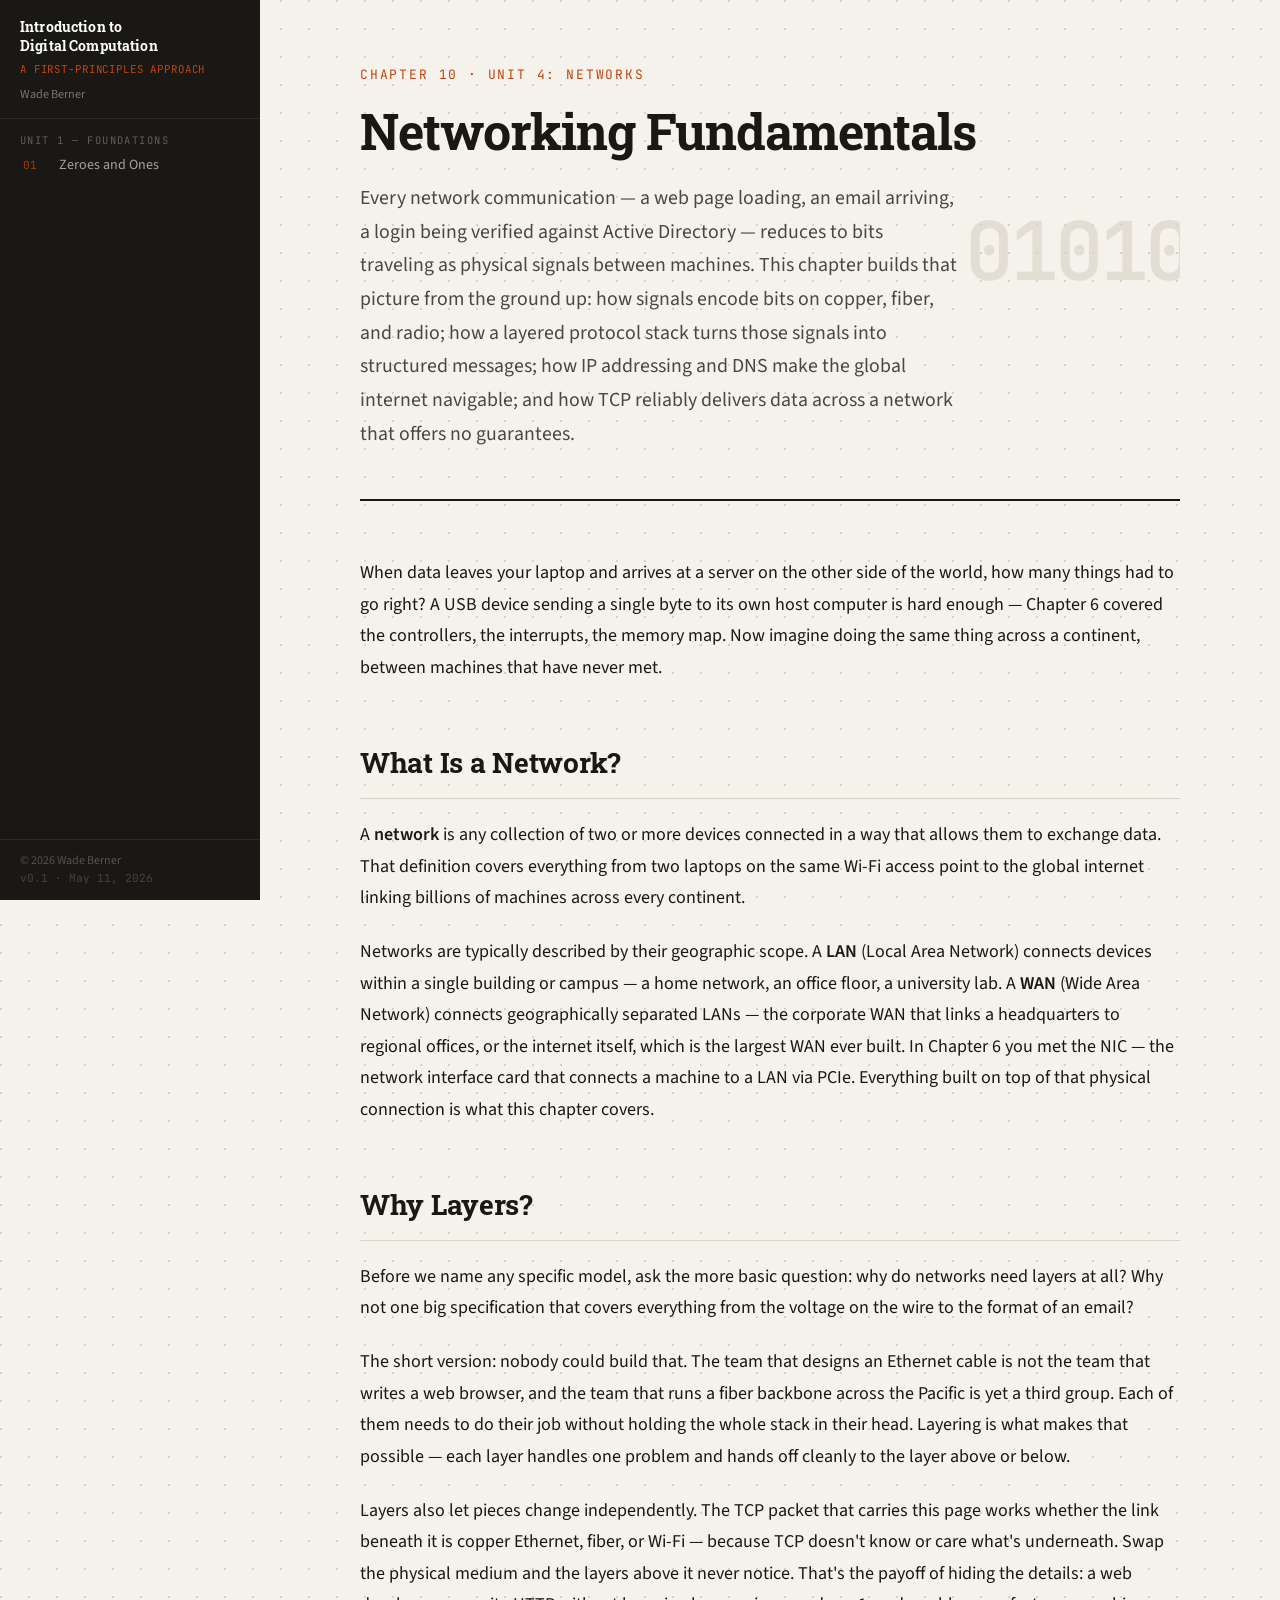
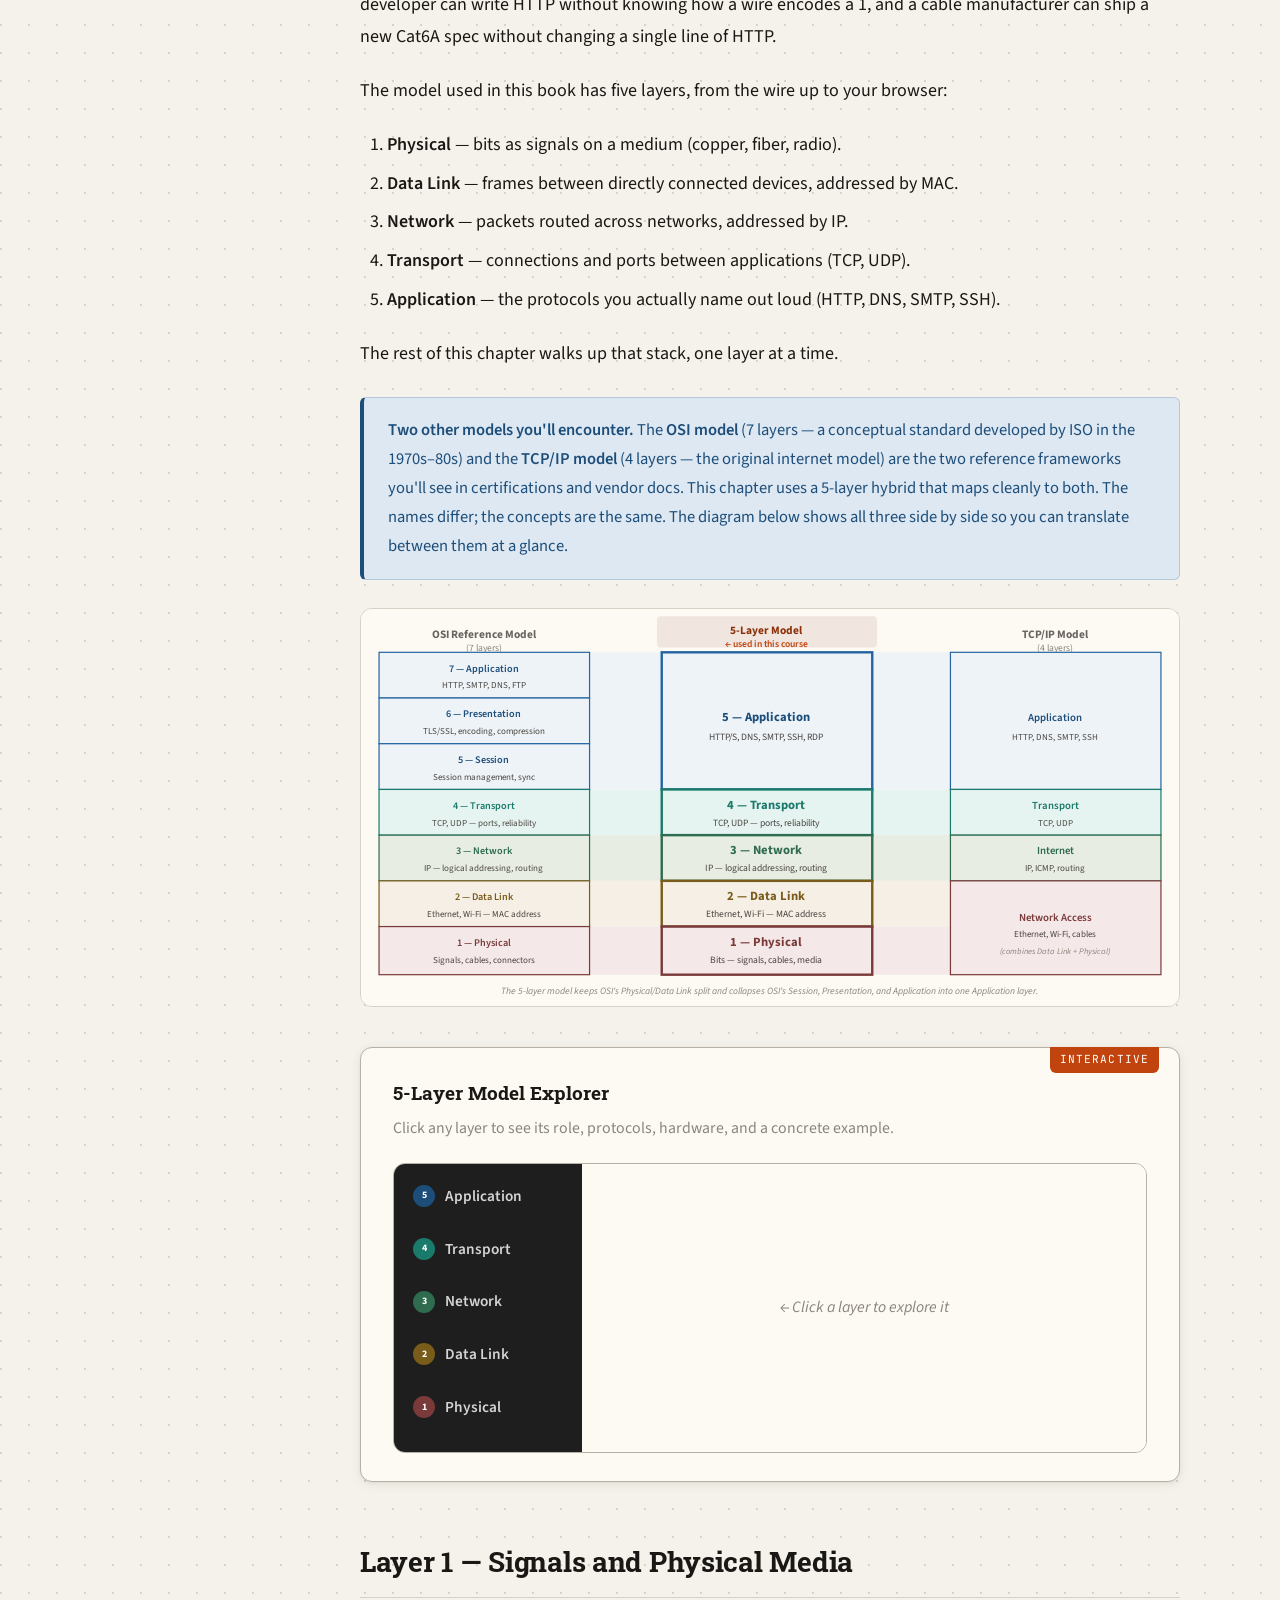
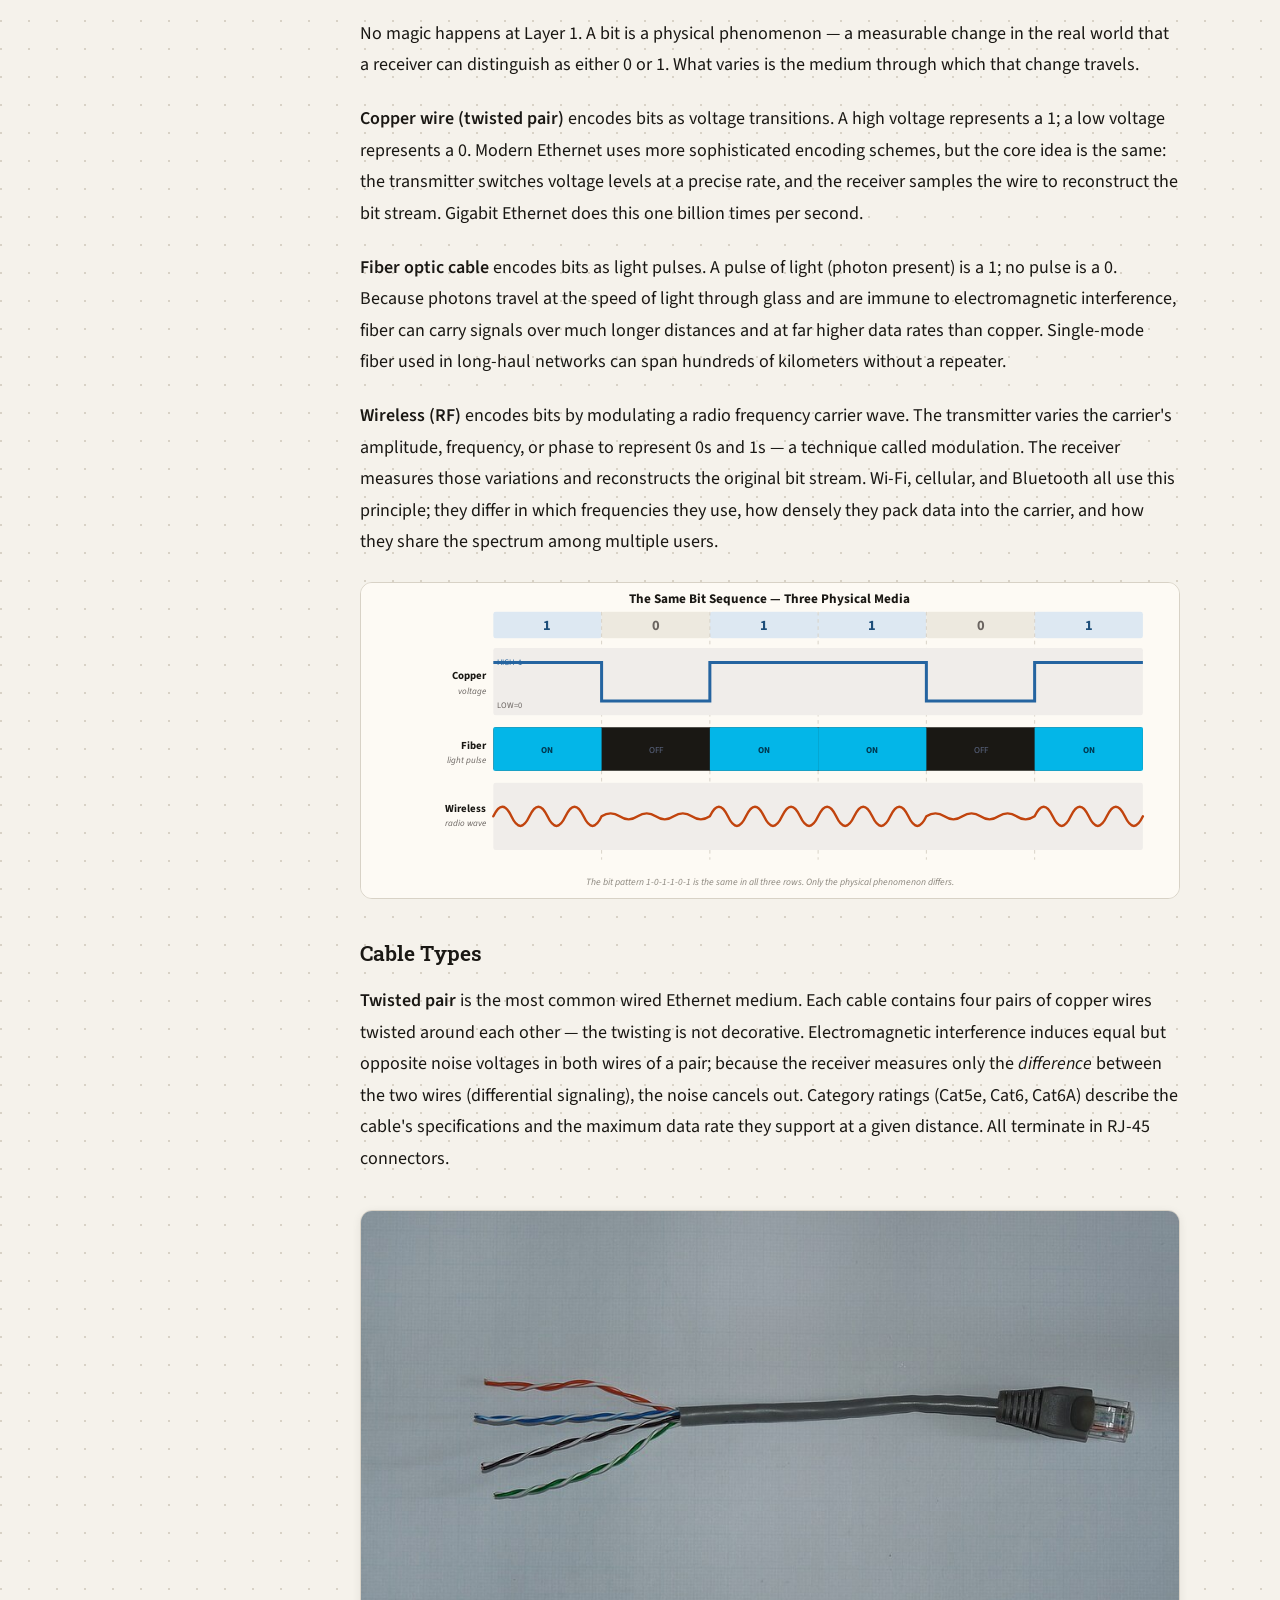
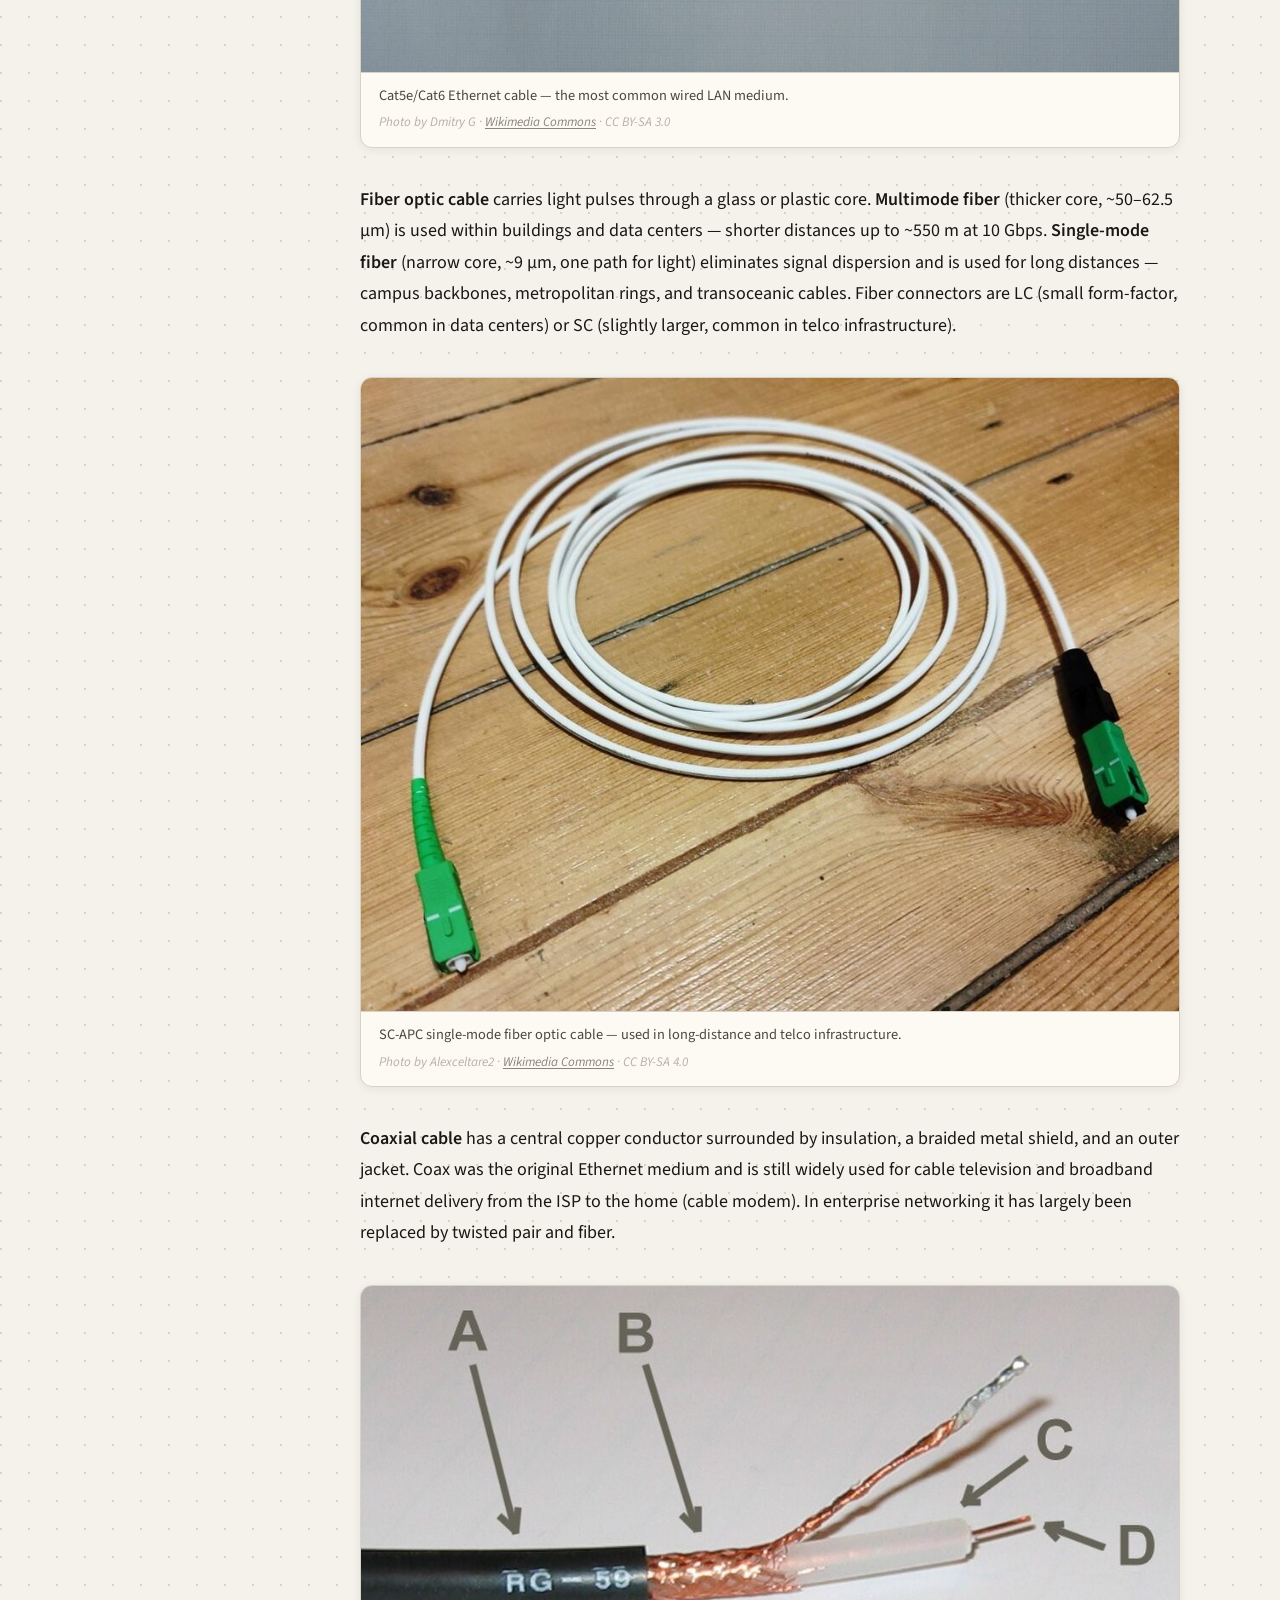
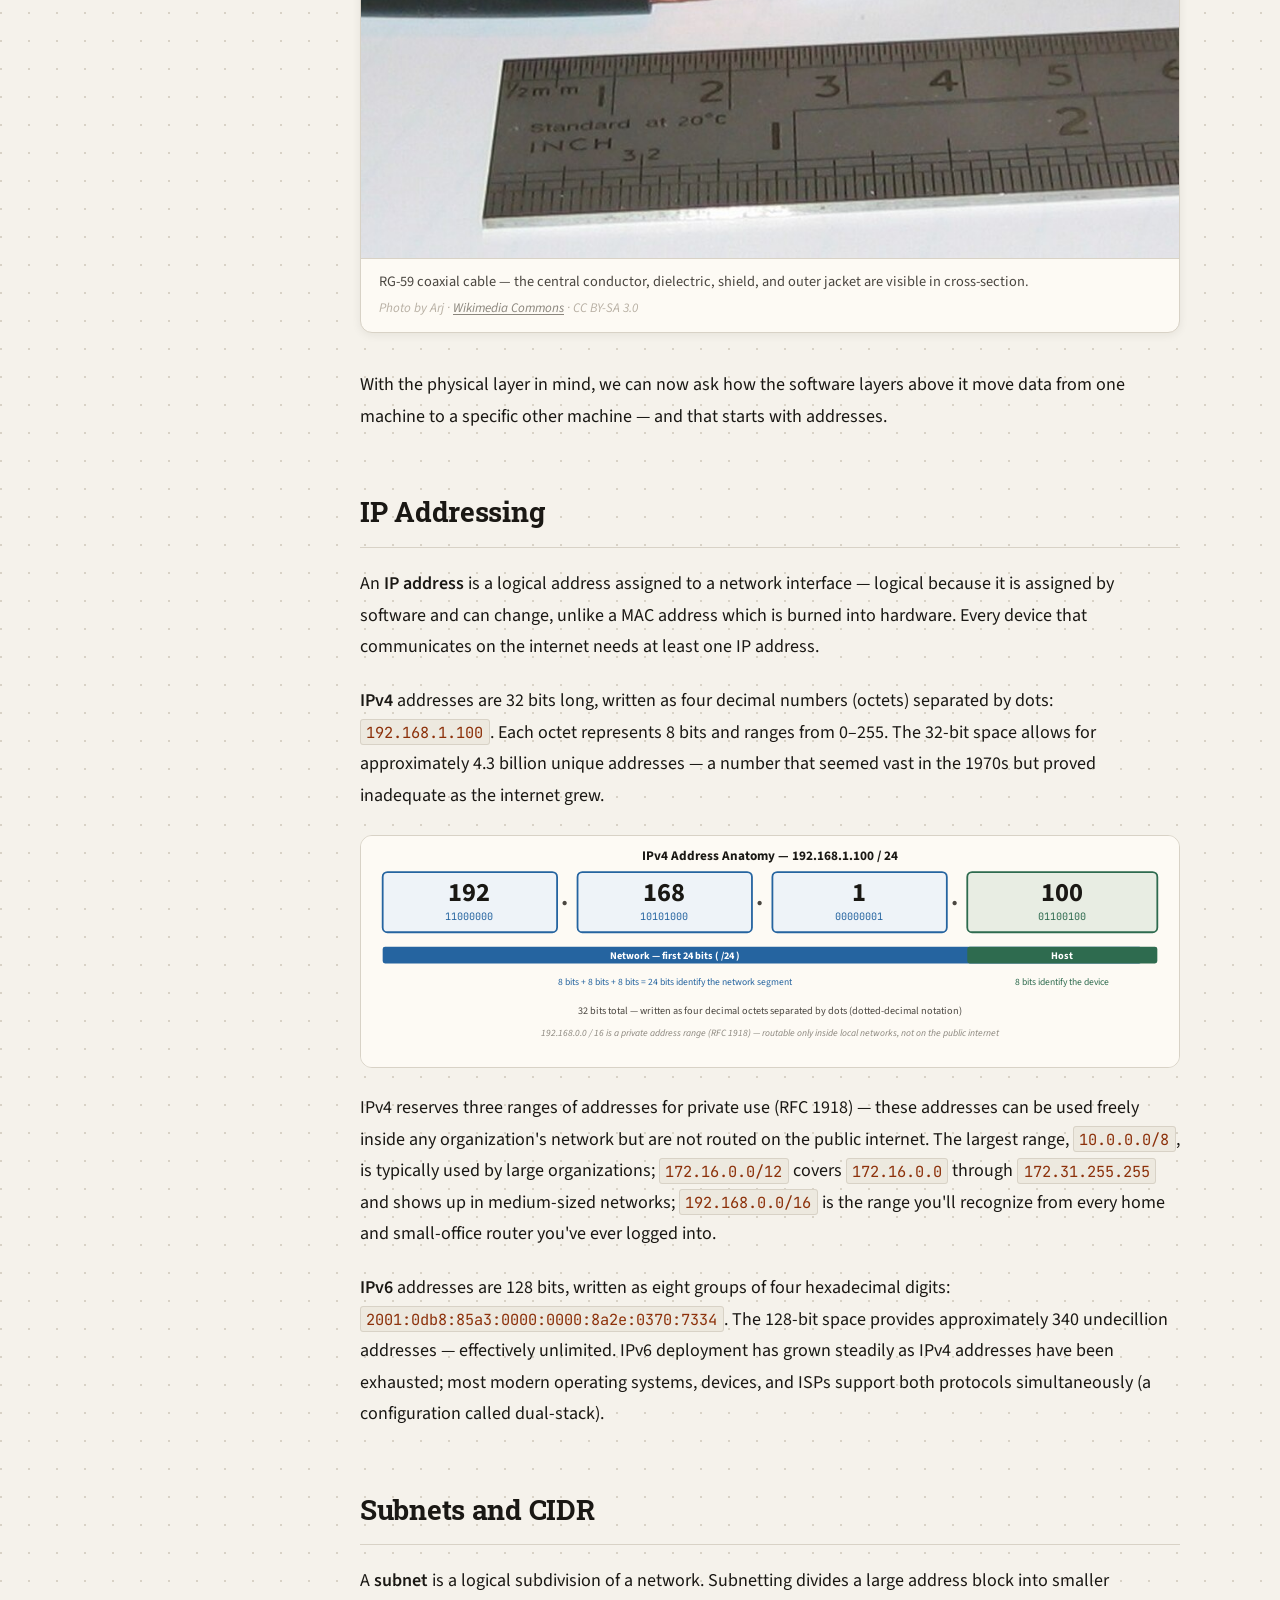
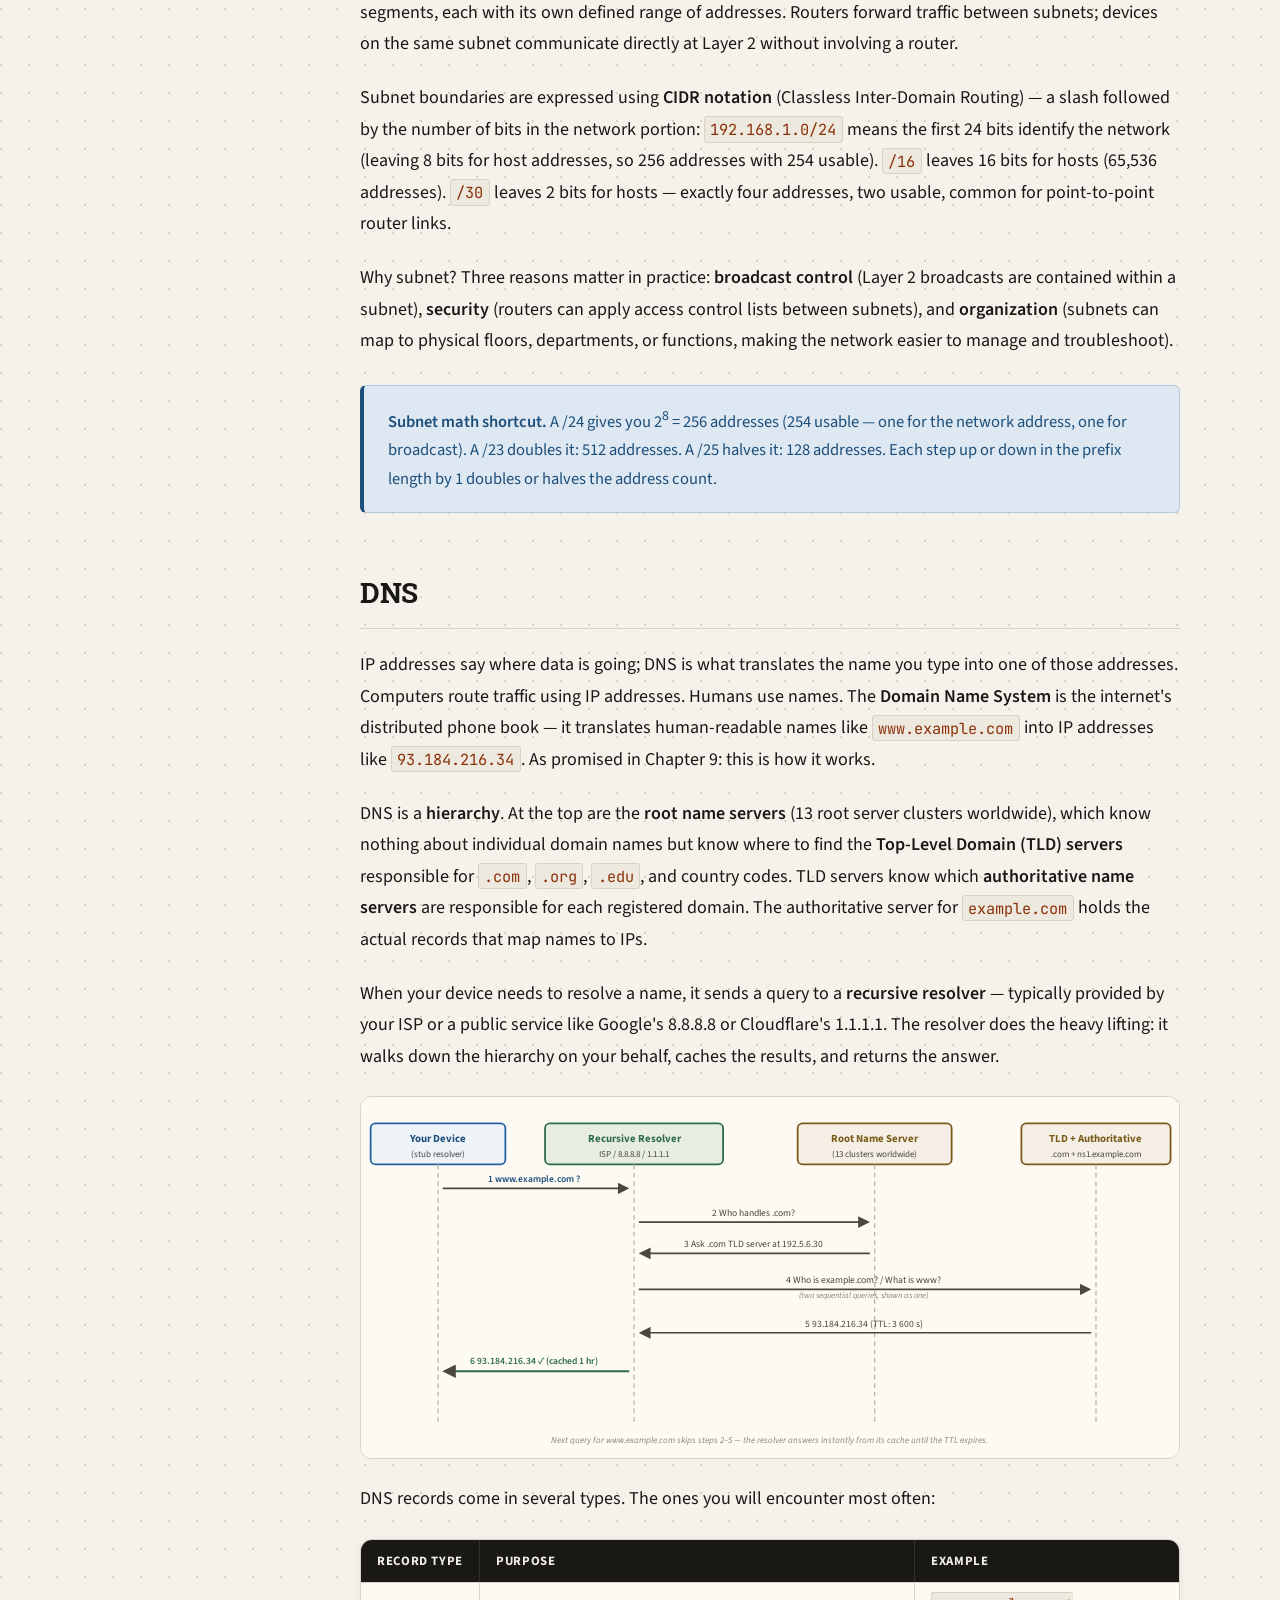
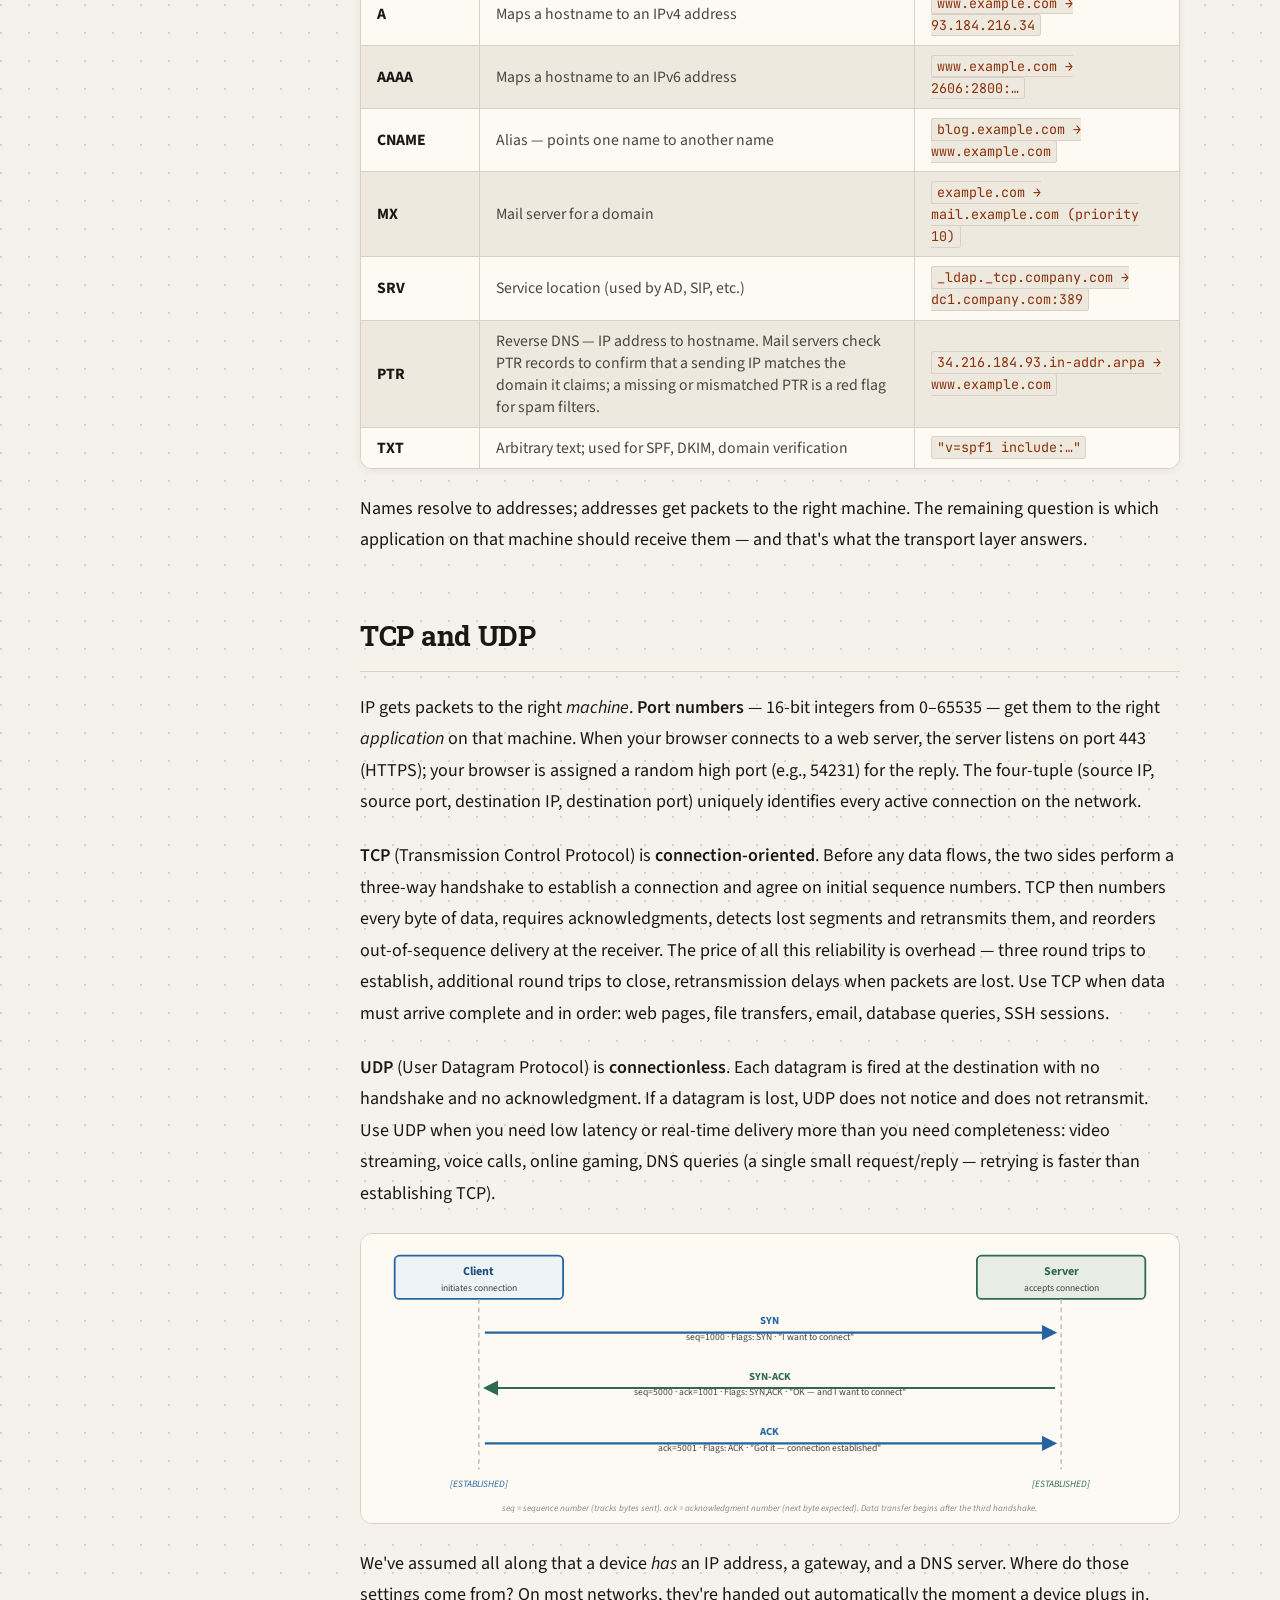
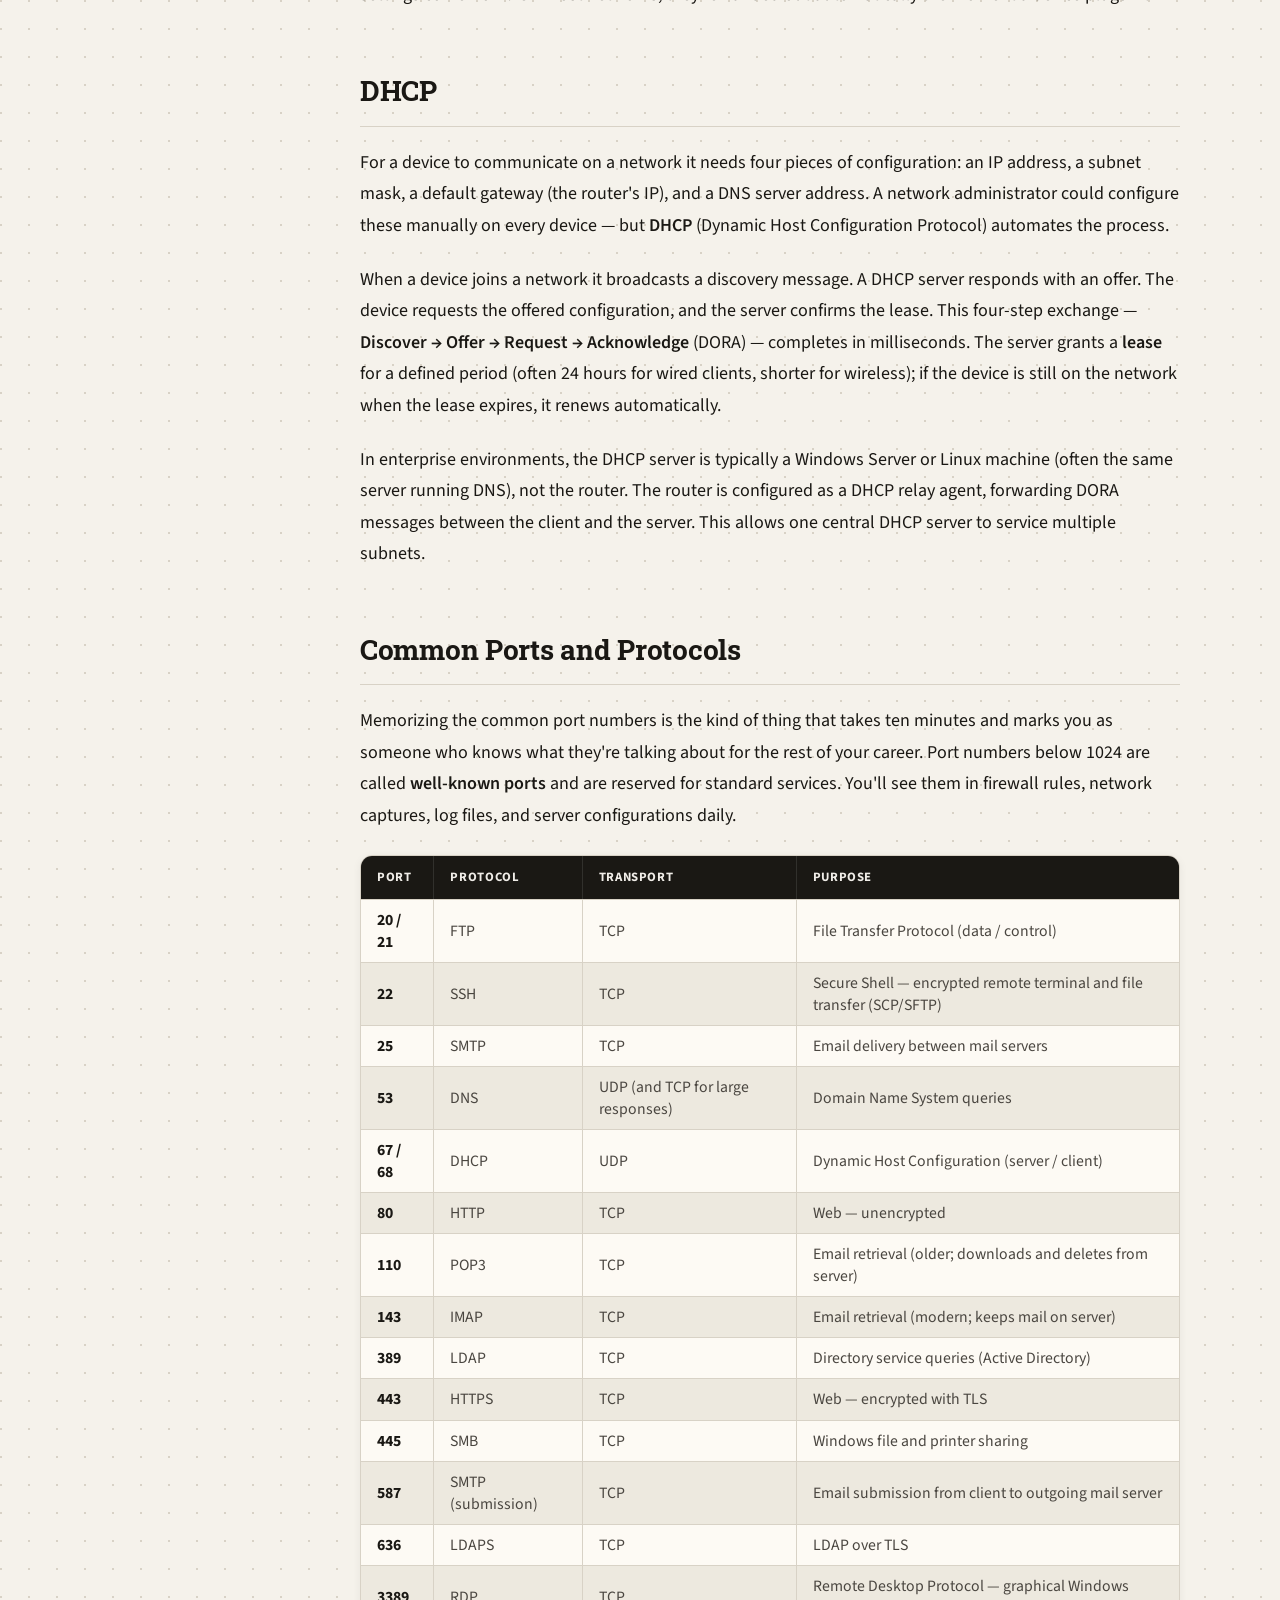
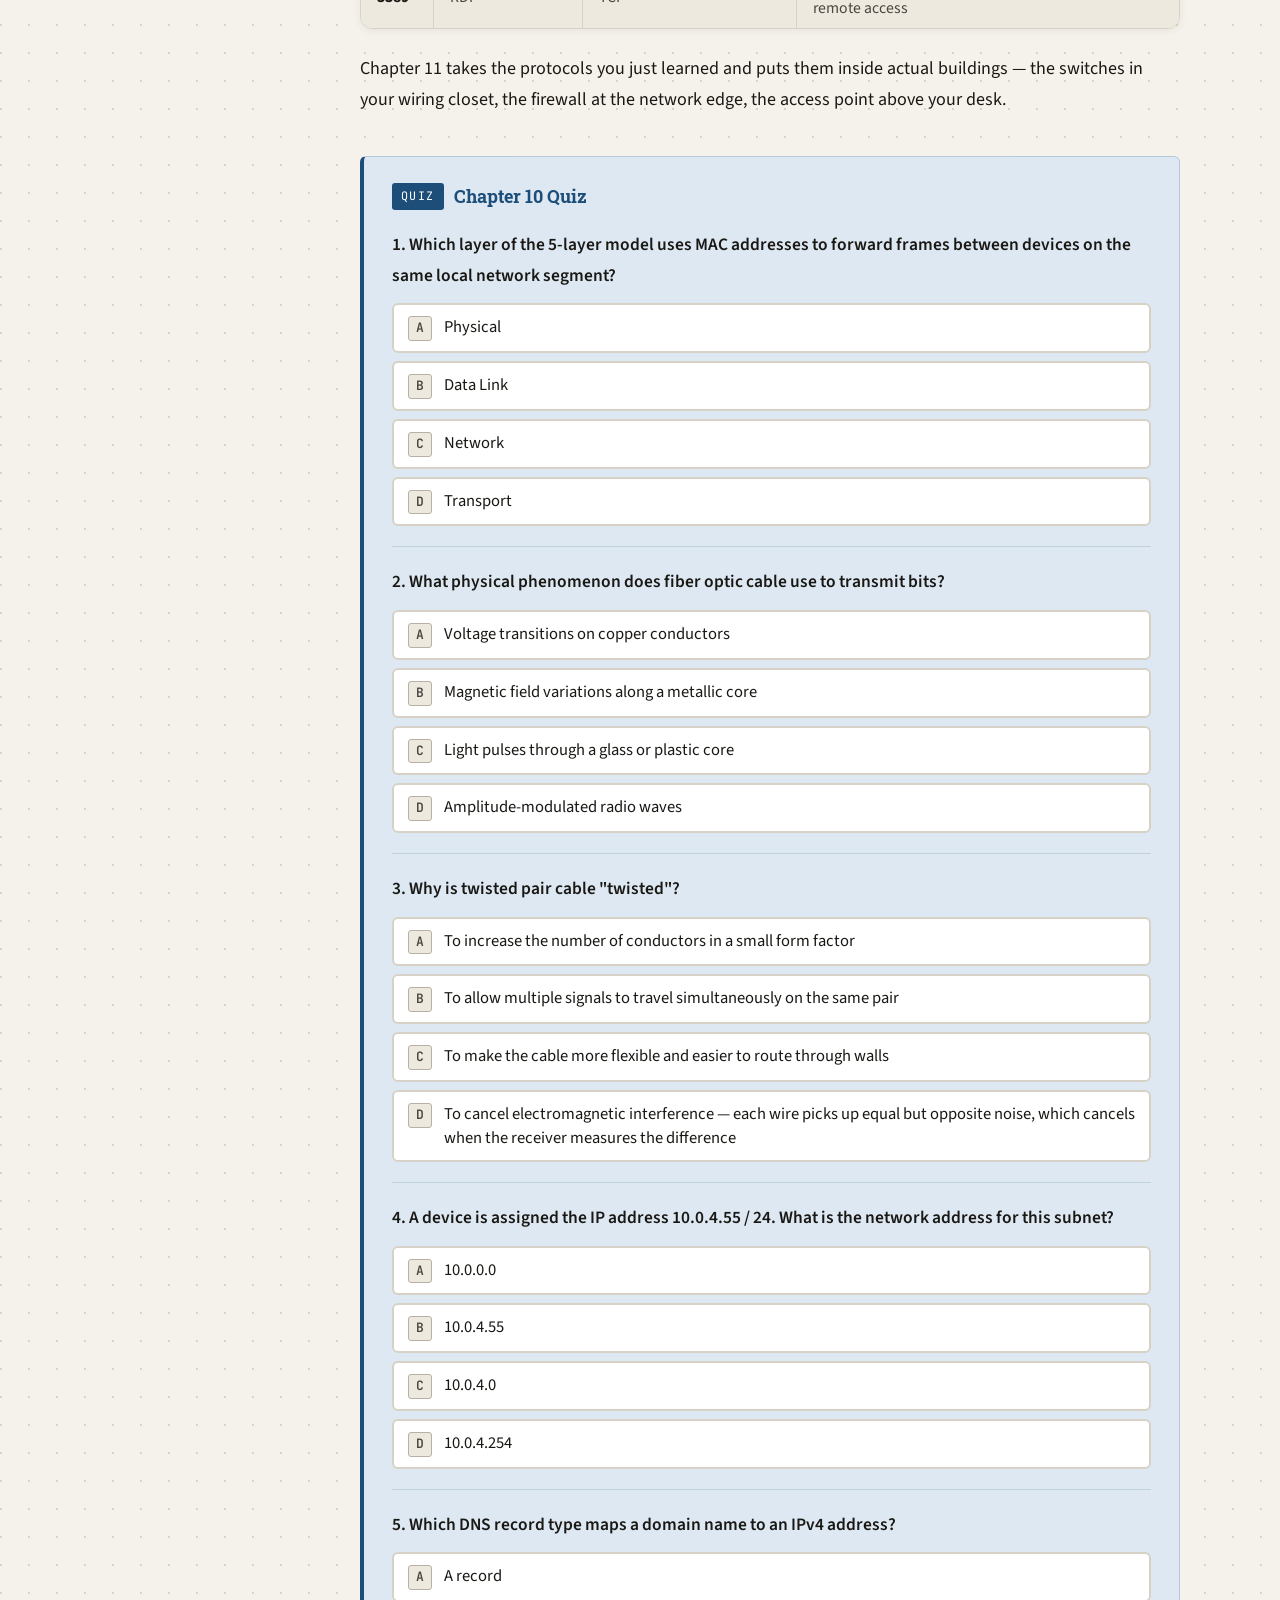
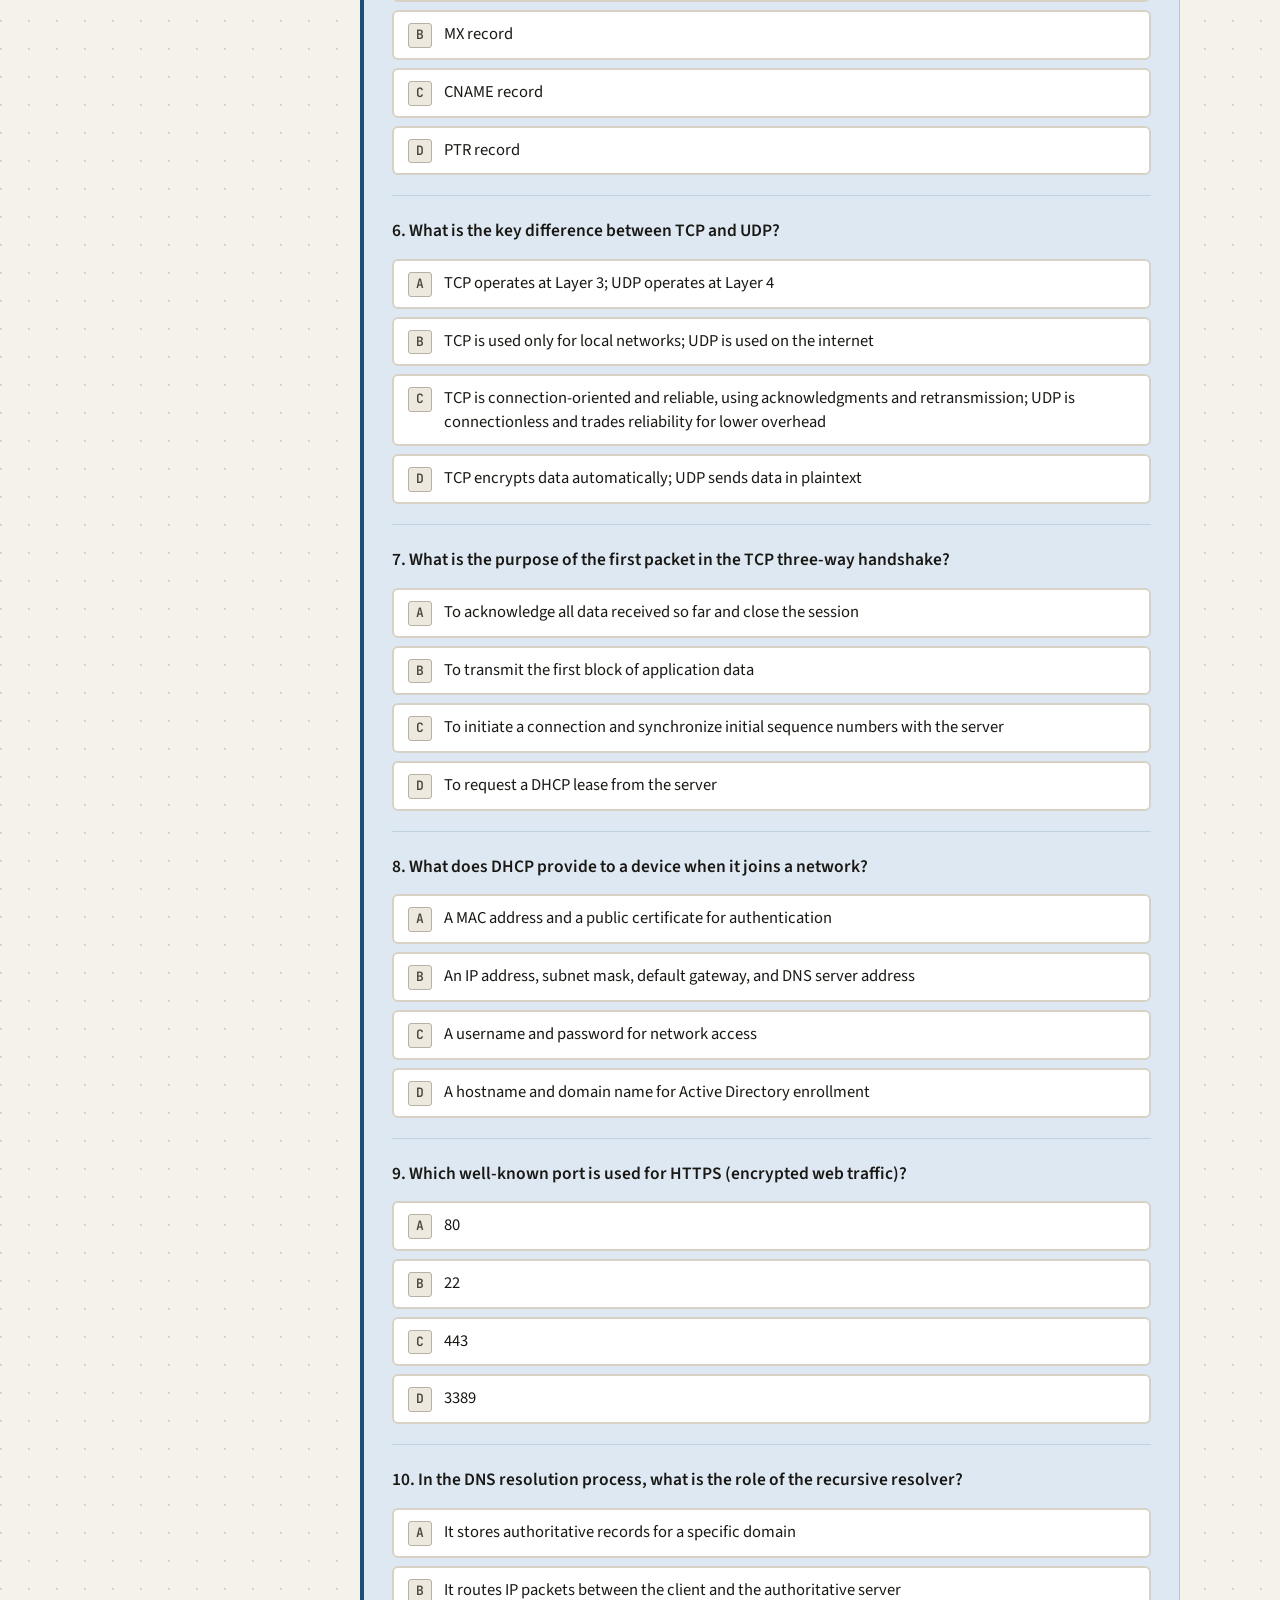
<file: chapters/ch10.html>
<!DOCTYPE html>
<html lang="en">
<head>
  <meta charset="UTF-8">
  <meta name="viewport" content="width=device-width, initial-scale=1.0">
  <title>Chapter 10: Networking Fundamentals — Introduction to Digital Computation</title>
  <link rel="icon" href="../favicon.svg" type="image/svg+xml">
  <link rel="stylesheet" href="../css/main.css">
</head>
<body>

<div class="site-wrapper">

  <nav class="sidebar" aria-label="Book navigation">
    <div class="sidebar-logo">
      <a href="../index.html" class="book-title">Introduction to<br>Digital Computation</a>
      <div class="book-subtitle">A First-Principles Approach</div>
      <div class="book-author">Wade Berner</div>
    </div>
    <div class="nav-unit">
      <div class="nav-unit-label">Unit 1 — Foundations</div>
      <a href="ch01.html" class="nav-chapter"><span class="ch-num">01</span> Zeroes and Ones</a>
      <a href="ch02.html" class="nav-chapter"><span class="ch-num">02</span> Physical Bits</a>
      <a href="ch03.html" class="nav-chapter"><span class="ch-num">03</span> Data Representation</a>
    </div>
    <div class="nav-unit">
      <div class="nav-unit-label">Unit 2 — Hardware</div>
      <a href="ch04.html" class="nav-chapter"><span class="ch-num">04</span> Processors</a>
      <a href="ch05.html" class="nav-chapter"><span class="ch-num">05</span> Memory &amp; Storage</a>
      <a href="ch06.html" class="nav-chapter"><span class="ch-num">06</span> I/O &amp; System Architecture</a>
    </div>
    <div class="nav-unit">
      <div class="nav-unit-label">Unit 3 — Software</div>
      <a href="ch07.html" class="nav-chapter"><span class="ch-num">07</span> System vs. Application Software</a>
      <a href="ch08.html" class="nav-chapter"><span class="ch-num">08</span> Operating Systems</a>
      <a href="ch09.html" class="nav-chapter"><span class="ch-num">09</span> File Systems &amp; Directory Services</a>
    </div>
    <div class="nav-unit">
      <div class="nav-unit-label">Unit 4 — Networks</div>
      <a href="ch10.html" class="nav-chapter active"><span class="ch-num">10</span> Networking Fundamentals</a>
      <a href="ch11.html" class="nav-chapter"><span class="ch-num">11</span> Network Architecture &amp; Communication</a>
    </div>
    <div class="nav-unit">
      <div class="nav-unit-label">Unit 5 — Administration</div>
      <a href="ch12.html" class="nav-chapter"><span class="ch-num">12</span> System Administration</a>
      <a href="ch13.html" class="nav-chapter"><span class="ch-num">13</span> Virtualization &amp; Cloud</a>
      <a href="ch14.html" class="nav-chapter"><span class="ch-num">14</span> Putting It All Together</a>
    </div>
    <div class="sidebar-footer">&copy; 2026 Wade Berner<br><span class="sidebar-version">v0.1 &middot; May 11, 2026</span></div>
  </nav>

  <main class="main-content">

    <header class="chapter-header">
      <div class="chapter-eyebrow">Chapter 10 · Unit 4: Networks</div>
      <h1 class="chapter-title">Networking Fundamentals</h1>
      <div class="chapter-deco">01010</div>
      <p class="chapter-intro">Every network communication — a web page loading, an email arriving, a login being verified against Active Directory — reduces to bits traveling as physical signals between machines. This chapter builds that picture from the ground up: how signals encode bits on copper, fiber, and radio; how a layered protocol stack turns those signals into structured messages; how IP addressing and DNS make the global internet navigable; and how TCP reliably delivers data across a network that offers no guarantees.</p>
    </header>

    <article class="prose">

      <p>When data leaves your laptop and arrives at a server on the other side of the world, how many things had to go right? A USB device sending a single byte to its own host computer is hard enough — Chapter 6 covered the controllers, the interrupts, the memory map. Now imagine doing the same thing across a continent, between machines that have never met.</p>

      <h2>What Is a Network?</h2>

      <p>A <strong>network</strong> is any collection of two or more devices connected in a way that allows them to exchange data. That definition covers everything from two laptops on the same Wi-Fi access point to the global internet linking billions of machines across every continent.</p>

      <p>Networks are typically described by their geographic scope. A <strong>LAN</strong> (Local Area Network) connects devices within a single building or campus — a home network, an office floor, a university lab. A <strong>WAN</strong> (Wide Area Network) connects geographically separated LANs — the corporate WAN that links a headquarters to regional offices, or the internet itself, which is the largest WAN ever built. In Chapter 6 you met the NIC — the network interface card that connects a machine to a LAN via PCIe. Everything built on top of that physical connection is what this chapter covers.</p>

      <h2>Why Layers?</h2>

      <p>Before we name any specific model, ask the more basic question: why do networks need layers at all? Why not one big specification that covers everything from the voltage on the wire to the format of an email?</p>

      <p>The short version: nobody could build that. The team that designs an Ethernet cable is not the team that writes a web browser, and the team that runs a fiber backbone across the Pacific is yet a third group. Each of them needs to do their job without holding the whole stack in their head. Layering is what makes that possible — each layer handles one problem and hands off cleanly to the layer above or below.</p>

      <p>Layers also let pieces change independently. The TCP packet that carries this page works whether the link beneath it is copper Ethernet, fiber, or Wi-Fi — because TCP doesn't know or care what's underneath. Swap the physical medium and the layers above it never notice. That's the payoff of hiding the details: a web developer can write HTTP without knowing how a wire encodes a 1, and a cable manufacturer can ship a new Cat6A spec without changing a single line of HTTP.</p>

      <p>The model used in this book has five layers, from the wire up to your browser:</p>

      <ol>
        <li><strong>Physical</strong> — bits as signals on a medium (copper, fiber, radio).</li>
        <li><strong>Data Link</strong> — frames between directly connected devices, addressed by MAC.</li>
        <li><strong>Network</strong> — packets routed across networks, addressed by IP.</li>
        <li><strong>Transport</strong> — connections and ports between applications (TCP, UDP).</li>
        <li><strong>Application</strong> — the protocols you actually name out loud (HTTP, DNS, SMTP, SSH).</li>
      </ol>

      <p>The rest of this chapter walks up that stack, one layer at a time.</p>

      <div class="note">
        <strong>Two other models you'll encounter.</strong> The <strong>OSI model</strong> (7 layers — a conceptual standard developed by ISO in the 1970s–80s) and the <strong>TCP/IP model</strong> (4 layers — the original internet model) are the two reference frameworks you'll see in certifications and vendor docs. This chapter uses a 5-layer hybrid that maps cleanly to both. The names differ; the concepts are the same. The diagram below shows all three side by side so you can translate between them at a glance.
      </div>

      <!-- SVG: OSI / 5-Layer / TCP-IP comparison -->
      <svg viewBox="0 0 680 330" xmlns="http://www.w3.org/2000/svg" style="display:block;width:100%;margin:24px auto;font-family:var(--font-body,sans-serif);border:1px solid var(--border);border-radius:var(--radius-lg);overflow:hidden">
        <rect width="680" height="330" fill="#FDFAF4"/>

        <!-- Column headers -->
        <text x="102" y="24" text-anchor="middle" font-size="9.5" font-weight="700" fill="#6A6460">OSI Reference Model</text>
        <text x="102" y="35" text-anchor="middle" font-size="8" fill="#8A857C">(7 layers)</text>

        <rect x="246" y="6" width="183" height="26" rx="3" fill="#F0E6DF"/>
        <text x="337" y="21" text-anchor="middle" font-size="9.5" font-weight="700" fill="#8C3009">5-Layer Model</text>
        <text x="337" y="32" text-anchor="middle" font-size="8" font-weight="600" fill="#C1440E">← used in this course</text>

        <text x="577" y="24" text-anchor="middle" font-size="9.5" font-weight="700" fill="#6A6460">TCP/IP Model</text>
        <text x="577" y="35" text-anchor="middle" font-size="8" fill="#8A857C">(4 layers)</text>

        <!-- ── Connector fills (gaps between columns) ── -->
        <!-- Left gap x=190 w=60 -->
        <rect x="190" y="36" width="60" height="114" fill="#EEF3F8"/>
        <rect x="190" y="150" width="60" height="38" fill="#E6F4F1"/>
        <rect x="190" y="188" width="60" height="38" fill="#E8EDE3"/>
        <rect x="190" y="226" width="60" height="38" fill="#F5EFE6"/>
        <rect x="190" y="264" width="60" height="40" fill="#F5E8E8"/>
        <!-- Right gap x=425 w=65 -->
        <rect x="425" y="36" width="65" height="114" fill="#EEF3F8"/>
        <rect x="425" y="150" width="65" height="38" fill="#E6F4F1"/>
        <rect x="425" y="188" width="65" height="38" fill="#E8EDE3"/>
        <rect x="425" y="226" width="65" height="38" fill="#F5EFE6"/>
        <rect x="425" y="264" width="65" height="40" fill="#F5E8E8"/>

        <!-- ── OSI Column (x=15, w=175, center=102) ── -->
        <!-- L7 Application y=36-74 -->
        <rect x="15" y="36" width="175" height="38" fill="#EEF3F8" stroke="#2564A0" stroke-width="1"/>
        <text x="102" y="52" text-anchor="middle" font-size="8.5" font-weight="600" fill="#1D4E7A">7 — Application</text>
        <text x="102" y="66" text-anchor="middle" font-size="7.5" fill="#4A4640">HTTP, SMTP, DNS, FTP</text>
        <!-- L6 Presentation y=74-112 -->
        <rect x="15" y="74" width="175" height="38" fill="#EEF3F8" stroke="#2564A0" stroke-width="1"/>
        <text x="102" y="90" text-anchor="middle" font-size="8.5" font-weight="600" fill="#1D4E7A">6 — Presentation</text>
        <text x="102" y="104" text-anchor="middle" font-size="7.5" fill="#4A4640">TLS/SSL, encoding, compression</text>
        <!-- L5 Session y=112-150 -->
        <rect x="15" y="112" width="175" height="38" fill="#EEF3F8" stroke="#2564A0" stroke-width="1"/>
        <text x="102" y="128" text-anchor="middle" font-size="8.5" font-weight="600" fill="#1D4E7A">5 — Session</text>
        <text x="102" y="142" text-anchor="middle" font-size="7.5" fill="#4A4640">Session management, sync</text>
        <!-- L4 Transport y=150-188 -->
        <rect x="15" y="150" width="175" height="38" fill="#E6F4F1" stroke="#1A7A6B" stroke-width="1"/>
        <text x="102" y="166" text-anchor="middle" font-size="8.5" font-weight="600" fill="#1A7A6B">4 — Transport</text>
        <text x="102" y="180" text-anchor="middle" font-size="7.5" fill="#4A4640">TCP, UDP — ports, reliability</text>
        <!-- L3 Network y=188-226 -->
        <rect x="15" y="188" width="175" height="38" fill="#E8EDE3" stroke="#2E6B4F" stroke-width="1"/>
        <text x="102" y="204" text-anchor="middle" font-size="8.5" font-weight="600" fill="#2E6B4F">3 — Network</text>
        <text x="102" y="218" text-anchor="middle" font-size="7.5" fill="#4A4640">IP — logical addressing, routing</text>
        <!-- L2 Data Link y=226-264 -->
        <rect x="15" y="226" width="175" height="38" fill="#F5EFE6" stroke="#7A5C1A" stroke-width="1"/>
        <text x="102" y="242" text-anchor="middle" font-size="8.5" font-weight="600" fill="#7A5C1A">2 — Data Link</text>
        <text x="102" y="256" text-anchor="middle" font-size="7.5" fill="#4A4640">Ethernet, Wi-Fi — MAC address</text>
        <!-- L1 Physical y=264-304 -->
        <rect x="15" y="264" width="175" height="40" fill="#F5E8E8" stroke="#7A3A3A" stroke-width="1"/>
        <text x="102" y="280" text-anchor="middle" font-size="8.5" font-weight="600" fill="#7A3A3A">1 — Physical</text>
        <text x="102" y="294" text-anchor="middle" font-size="7.5" fill="#4A4640">Signals, cables, connectors</text>

        <!-- ── 5-Layer Column (x=250, w=175, center=337, bolder borders) ── -->
        <!-- Application y=36-150 (114px) -->
        <rect x="250" y="36" width="175" height="114" fill="#EEF3F8" stroke="#2564A0" stroke-width="2"/>
        <text x="337" y="93" text-anchor="middle" font-size="10.5" font-weight="700" fill="#1D4E7A">5 — Application</text>
        <text x="337" y="109" text-anchor="middle" font-size="8" fill="#4A4640">HTTP/S, DNS, SMTP, SSH, RDP</text>
        <!-- Transport y=150-188 -->
        <rect x="250" y="150" width="175" height="38" fill="#E6F4F1" stroke="#1A7A6B" stroke-width="2"/>
        <text x="337" y="166" text-anchor="middle" font-size="10.5" font-weight="700" fill="#1A7A6B">4 — Transport</text>
        <text x="337" y="180" text-anchor="middle" font-size="8" fill="#4A4640">TCP, UDP — ports, reliability</text>
        <!-- Network y=188-226 -->
        <rect x="250" y="188" width="175" height="38" fill="#E8EDE3" stroke="#2E6B4F" stroke-width="2"/>
        <text x="337" y="204" text-anchor="middle" font-size="10.5" font-weight="700" fill="#2E6B4F">3 — Network</text>
        <text x="337" y="218" text-anchor="middle" font-size="8" fill="#4A4640">IP — logical addressing, routing</text>
        <!-- Data Link y=226-264 -->
        <rect x="250" y="226" width="175" height="38" fill="#F5EFE6" stroke="#7A5C1A" stroke-width="2"/>
        <text x="337" y="242" text-anchor="middle" font-size="10.5" font-weight="700" fill="#7A5C1A">2 — Data Link</text>
        <text x="337" y="256" text-anchor="middle" font-size="8" fill="#4A4640">Ethernet, Wi-Fi — MAC address</text>
        <!-- Physical y=264-304 -->
        <rect x="250" y="264" width="175" height="40" fill="#F5E8E8" stroke="#7A3A3A" stroke-width="2"/>
        <text x="337" y="280" text-anchor="middle" font-size="10.5" font-weight="700" fill="#7A3A3A">1 — Physical</text>
        <text x="337" y="294" text-anchor="middle" font-size="8" fill="#4A4640">Bits — signals, cables, media</text>

        <!-- ── TCP/IP Column (x=490, w=175, center=577) ── -->
        <!-- Application y=36-150 -->
        <rect x="490" y="36" width="175" height="114" fill="#EEF3F8" stroke="#2564A0" stroke-width="1"/>
        <text x="577" y="93" text-anchor="middle" font-size="9" font-weight="600" fill="#1D4E7A">Application</text>
        <text x="577" y="109" text-anchor="middle" font-size="7.5" fill="#4A4640">HTTP, DNS, SMTP, SSH</text>
        <!-- Transport y=150-188 -->
        <rect x="490" y="150" width="175" height="38" fill="#E6F4F1" stroke="#1A7A6B" stroke-width="1"/>
        <text x="577" y="166" text-anchor="middle" font-size="9" font-weight="600" fill="#1A7A6B">Transport</text>
        <text x="577" y="180" text-anchor="middle" font-size="7.5" fill="#4A4640">TCP, UDP</text>
        <!-- Internet y=188-226 -->
        <rect x="490" y="188" width="175" height="38" fill="#E8EDE3" stroke="#2E6B4F" stroke-width="1"/>
        <text x="577" y="204" text-anchor="middle" font-size="9" font-weight="600" fill="#2E6B4F">Internet</text>
        <text x="577" y="218" text-anchor="middle" font-size="7.5" fill="#4A4640">IP, ICMP, routing</text>
        <!-- Network Access y=226-304 -->
        <rect x="490" y="226" width="175" height="78" fill="#F5E8E8" stroke="#7A3A3A" stroke-width="1"/>
        <text x="577" y="259" text-anchor="middle" font-size="9" font-weight="600" fill="#7A3A3A">Network Access</text>
        <text x="577" y="273" text-anchor="middle" font-size="7.5" fill="#4A4640">Ethernet, Wi-Fi, cables</text>
        <text x="577" y="287" text-anchor="middle" font-size="7" font-style="italic" fill="#8A857C">(combines Data Link + Physical)</text>

        <!-- Caption -->
        <text x="340" y="320" text-anchor="middle" font-size="8" font-style="italic" fill="#8A857C">The 5-layer model keeps OSI's Physical/Data Link split and collapses OSI's Session, Presentation, and Application into one Application layer.</text>
      </svg>

      <div class="widget-card" data-widget-name="Interactive">
        <div class="widget-title">5-Layer Model Explorer</div>
        <div class="widget-desc">Click any layer to see its role, protocols, hardware, and a concrete example.</div>
        <div data-widget="layer-explorer"></div>
      </div>

      <h2>Layer 1 — Signals and Physical Media</h2>

      <p>No magic happens at Layer 1. A bit is a physical phenomenon — a measurable change in the real world that a receiver can distinguish as either 0 or 1. What varies is the medium through which that change travels.</p>

      <p><strong>Copper wire (twisted pair)</strong> encodes bits as voltage transitions. A high voltage represents a 1; a low voltage represents a 0. Modern Ethernet uses more sophisticated encoding schemes, but the core idea is the same: the transmitter switches voltage levels at a precise rate, and the receiver samples the wire to reconstruct the bit stream. Gigabit Ethernet does this one billion times per second.</p>

      <p><strong>Fiber optic cable</strong> encodes bits as light pulses. A pulse of light (photon present) is a 1; no pulse is a 0. Because photons travel at the speed of light through glass and are immune to electromagnetic interference, fiber can carry signals over much longer distances and at far higher data rates than copper. Single-mode fiber used in long-haul networks can span hundreds of kilometers without a repeater.</p>

      <p><strong>Wireless (RF)</strong> encodes bits by modulating a radio frequency carrier wave. The transmitter varies the carrier's amplitude, frequency, or phase to represent 0s and 1s — a technique called modulation. The receiver measures those variations and reconstructs the original bit stream. Wi-Fi, cellular, and Bluetooth all use this principle; they differ in which frequencies they use, how densely they pack data into the carrier, and how they share the spectrum among multiple users.</p>

      <!-- SVG: Physical signals — same bits, three media -->
      <svg viewBox="0 0 680 262" xmlns="http://www.w3.org/2000/svg" style="display:block;width:100%;margin:24px auto;font-family:var(--font-body,sans-serif);border:1px solid var(--border);border-radius:var(--radius-lg);overflow:hidden">
        <rect width="680" height="262" fill="#FDFAF4"/>
        <text x="340" y="17" text-anchor="middle" font-size="11" font-weight="700" fill="#1A1814">The Same Bit Sequence — Three Physical Media</text>

        <!-- Bit value row y=24-46 -->
        <!-- Column backgrounds -->
        <rect x="110" y="24" width="90" height="22" rx="2" fill="#DDE8F2"/><text x="155" y="39" text-anchor="middle" font-size="12" font-weight="700" fill="#1D4E7A">1</text>
        <rect x="200" y="24" width="90" height="22" rx="2" fill="#EDE9DF"/><text x="245" y="39" text-anchor="middle" font-size="12" font-weight="700" fill="#6A6460">0</text>
        <rect x="290" y="24" width="90" height="22" rx="2" fill="#DDE8F2"/><text x="335" y="39" text-anchor="middle" font-size="12" font-weight="700" fill="#1D4E7A">1</text>
        <rect x="380" y="24" width="90" height="22" rx="2" fill="#DDE8F2"/><text x="425" y="39" text-anchor="middle" font-size="12" font-weight="700" fill="#1D4E7A">1</text>
        <rect x="470" y="24" width="90" height="22" rx="2" fill="#EDE9DF"/><text x="515" y="39" text-anchor="middle" font-size="12" font-weight="700" fill="#6A6460">0</text>
        <rect x="560" y="24" width="90" height="22" rx="2" fill="#DDE8F2"/><text x="605" y="39" text-anchor="middle" font-size="12" font-weight="700" fill="#1D4E7A">1</text>

        <!-- Vertical column dividers (light dashed) -->
        <line x1="200" y1="24" x2="200" y2="230" stroke="#D8D2C6" stroke-width="0.8" stroke-dasharray="3,3"/>
        <line x1="290" y1="24" x2="290" y2="230" stroke="#D8D2C6" stroke-width="0.8" stroke-dasharray="3,3"/>
        <line x1="380" y1="24" x2="380" y2="230" stroke="#D8D2C6" stroke-width="0.8" stroke-dasharray="3,3"/>
        <line x1="470" y1="24" x2="470" y2="230" stroke="#D8D2C6" stroke-width="0.8" stroke-dasharray="3,3"/>
        <line x1="560" y1="24" x2="560" y2="230" stroke="#D8D2C6" stroke-width="0.8" stroke-dasharray="3,3"/>

        <!-- ── Row 1: Copper / Voltage ── y=54-110 -->
        <rect x="110" y="54" width="540" height="56" rx="2" fill="#F0EDEA"/>
        <!-- Labels -->
        <text x="104" y="80" text-anchor="end" font-size="9" font-weight="700" fill="#1A1814">Copper</text>
        <text x="104" y="92" text-anchor="end" font-size="7.5" font-style="italic" fill="#6A6460">voltage</text>
        <!-- High / Low markers -->
        <text x="113" y="68" font-size="7" fill="#2564A0">HIGH=1</text>
        <text x="113" y="104" font-size="7" fill="#6A6460">LOW=0</text>
        <!-- Square wave: bits 1,0,1,1,0,1 high=66 low=98 -->
        <path d="M110,66 H200 V98 H290 V66 H470 V98 H560 V66 H650" fill="none" stroke="#2564A0" stroke-width="2.5" stroke-linejoin="miter"/>

        <!-- ── Row 2: Fiber / Light pulses ── y=120-156 -->
        <!-- Dark background (fiber "cable") -->
        <rect x="110" y="120" width="540" height="36" rx="2" fill="#1A1814"/>
        <!-- Labels -->
        <text x="104" y="138" text-anchor="end" font-size="9" font-weight="700" fill="#1A1814">Fiber</text>
        <text x="104" y="150" text-anchor="end" font-size="7.5" font-style="italic" fill="#6A6460">light pulse</text>
        <!-- Light pulses for bit=1 (indices 0,2,3,5) -->
        <rect x="110" y="120" width="90" height="36" rx="1" fill="#00C8FF" opacity="0.9"/>
        <rect x="290" y="120" width="90" height="36" rx="1" fill="#00C8FF" opacity="0.9"/>
        <rect x="380" y="120" width="90" height="36" rx="1" fill="#00C8FF" opacity="0.9"/>
        <rect x="560" y="120" width="90" height="36" rx="1" fill="#00C8FF" opacity="0.9"/>
        <!-- ON / OFF labels -->
        <text x="155" y="141" text-anchor="middle" font-size="7.5" font-weight="700" fill="#003850">ON</text>
        <text x="245" y="141" text-anchor="middle" font-size="7.5" fill="#5A6580">OFF</text>
        <text x="335" y="141" text-anchor="middle" font-size="7.5" font-weight="700" fill="#003850">ON</text>
        <text x="425" y="141" text-anchor="middle" font-size="7.5" font-weight="700" fill="#003850">ON</text>
        <text x="515" y="141" text-anchor="middle" font-size="7.5" fill="#5A6580">OFF</text>
        <text x="605" y="141" text-anchor="middle" font-size="7.5" font-weight="700" fill="#003850">ON</text>

        <!-- ── Row 3: Wireless / Modulated carrier ── y=166-222 -->
        <rect x="110" y="166" width="540" height="56" rx="2" fill="#F0EDEA"/>
        <!-- Labels -->
        <text x="104" y="190" text-anchor="end" font-size="9" font-weight="700" fill="#1A1814">Wireless</text>
        <text x="104" y="202" text-anchor="end" font-size="7.5" font-style="italic" fill="#6A6460">radio wave</text>
        <!-- Amplitude-modulated carrier (center y=194, A1=16 for 1, A0=5 for 0) -->
        <path d="M110,194 Q117.5,178 125,194 Q132.5,210 140,194 Q147.5,178 155,194 Q162.5,210 170,194 Q177.5,178 185,194 Q192.5,210 200,194 Q207.5,189 215,194 Q222.5,199 230,194 Q237.5,189 245,194 Q252.5,199 260,194 Q267.5,189 275,194 Q282.5,199 290,194 Q297.5,178 305,194 Q312.5,210 320,194 Q327.5,178 335,194 Q342.5,210 350,194 Q357.5,178 365,194 Q372.5,210 380,194 Q387.5,178 395,194 Q402.5,210 410,194 Q417.5,178 425,194 Q432.5,210 440,194 Q447.5,178 455,194 Q462.5,210 470,194 Q477.5,189 485,194 Q492.5,199 500,194 Q507.5,189 515,194 Q522.5,199 530,194 Q537.5,189 545,194 Q552.5,199 560,194 Q567.5,178 575,194 Q582.5,210 590,194 Q597.5,178 605,194 Q612.5,210 620,194 Q627.5,178 635,194 Q642.5,210 650,194"
              fill="none" stroke="#C1440E" stroke-width="2" stroke-linejoin="round" stroke-linecap="round"/>

        <!-- Caption -->
        <text x="340" y="251" text-anchor="middle" font-size="8" font-style="italic" fill="#8A857C">The bit pattern 1-0-1-1-0-1 is the same in all three rows. Only the physical phenomenon differs.</text>
      </svg>

      <h3>Cable Types</h3>

      <p><strong>Twisted pair</strong> is the most common wired Ethernet medium. Each cable contains four pairs of copper wires twisted around each other — the twisting is not decorative. Electromagnetic interference induces equal but opposite noise voltages in both wires of a pair; because the receiver measures only the <em>difference</em> between the two wires (differential signaling), the noise cancels out. Category ratings (Cat5e, Cat6, Cat6A) describe the cable's specifications and the maximum data rate they support at a given distance. All terminate in RJ-45 connectors.</p>

      <figure class="chapter-photo">
        <img src="../img/ch10_twisted-pair.JPG" alt="An Ethernet twisted pair cable with an RJ-45 connector, showing the four pairs of color-coded twisted copper wires inside the jacket">
        <figcaption>
          Cat5e/Cat6 Ethernet cable — the most common wired LAN medium.
          <span class="photo-credit">Photo by Dmitry G · <a href="https://commons.wikimedia.org/wiki/File:Ethernet_cable.JPG" target="_blank" rel="noopener">Wikimedia Commons</a> · CC BY-SA 3.0</span>
        </figcaption>
      </figure>

      <p><strong>Fiber optic cable</strong> carries light pulses through a glass or plastic core. <strong>Multimode fiber</strong> (thicker core, ~50–62.5 µm) is used within buildings and data centers — shorter distances up to ~550 m at 10 Gbps. <strong>Single-mode fiber</strong> (narrow core, ~9 µm, one path for light) eliminates signal dispersion and is used for long distances — campus backbones, metropolitan rings, and transoceanic cables. Fiber connectors are LC (small form-factor, common in data centers) or SC (slightly larger, common in telco infrastructure).</p>

      <figure class="chapter-photo">
        <img src="../img/ch10_fiber.jpg" alt="An SC-APC fiber optic cable with a green angled-polish connector, showing the thin glass fiber core inside the yellow single-mode jacket">
        <figcaption>
          SC-APC single-mode fiber optic cable — used in long-distance and telco infrastructure.
          <span class="photo-credit">Photo by Alexceltare2 · <a href="https://commons.wikimedia.org/wiki/File:SC-APC_fiber_optic_cable.jpg" target="_blank" rel="noopener">Wikimedia Commons</a> · CC BY-SA 4.0</span>
        </figcaption>
      </figure>

      <p><strong>Coaxial cable</strong> has a central copper conductor surrounded by insulation, a braided metal shield, and an outer jacket. Coax was the original Ethernet medium and is still widely used for cable television and broadband internet delivery from the ISP to the home (cable modem). In enterprise networking it has largely been replaced by twisted pair and fiber.</p>

      <figure class="chapter-photo">
        <img src="../img/ch10_coax.jpg" alt="A cross-section of RG-59 coaxial cable showing the central copper conductor, white dielectric insulation, braided metal shield, and outer black jacket">
        <figcaption>
          RG-59 coaxial cable — the central conductor, dielectric, shield, and outer jacket are visible in cross-section.
          <span class="photo-credit">Photo by Arj · <a href="https://commons.wikimedia.org/wiki/File:RG-59.jpg" target="_blank" rel="noopener">Wikimedia Commons</a> · CC BY-SA 3.0</span>
        </figcaption>
      </figure>

      <p>With the physical layer in mind, we can now ask how the software layers above it move data from one machine to a specific other machine — and that starts with addresses.</p>

      <h2>IP Addressing</h2>

      <p>An <strong>IP address</strong> is a logical address assigned to a network interface — logical because it is assigned by software and can change, unlike a MAC address which is burned into hardware. Every device that communicates on the internet needs at least one IP address.</p>

      <p><strong>IPv4</strong> addresses are 32 bits long, written as four decimal numbers (octets) separated by dots: <code>192.168.1.100</code>. Each octet represents 8 bits and ranges from 0–255. The 32-bit space allows for approximately 4.3 billion unique addresses — a number that seemed vast in the 1970s but proved inadequate as the internet grew.</p>

      <!-- SVG: IP Address Anatomy -->
      <svg viewBox="0 0 680 192" xmlns="http://www.w3.org/2000/svg" style="display:block;width:100%;margin:24px auto;font-family:var(--font-body,sans-serif);border:1px solid var(--border);border-radius:var(--radius-lg);overflow:hidden">
        <rect width="680" height="192" fill="#FDFAF4"/>
        <text x="340" y="20" text-anchor="middle" font-size="11" font-weight="700" fill="#1A1814">IPv4 Address Anatomy — 192.168.1.100 / 24</text>

        <!-- Octet boxes -->
        <!-- Box 192 (network) -->
        <rect x="18" y="30" width="145" height="50" rx="4" fill="#EEF3F8" stroke="#2564A0" stroke-width="1.5"/>
        <text x="90" y="54" text-anchor="middle" font-size="22" font-weight="700" fill="#1A1814">192</text>
        <text x="90" y="70" text-anchor="middle" font-size="8.5" fill="#2564A0" font-family="'JetBrains Mono',monospace">11000000</text>

        <text x="169" y="57" text-anchor="middle" font-size="20" font-weight="700" fill="#4A4640">.</text>

        <!-- Box 168 (network) -->
        <rect x="180" y="30" width="145" height="50" rx="4" fill="#EEF3F8" stroke="#2564A0" stroke-width="1.5"/>
        <text x="252" y="54" text-anchor="middle" font-size="22" font-weight="700" fill="#1A1814">168</text>
        <text x="252" y="70" text-anchor="middle" font-size="8.5" fill="#2564A0" font-family="'JetBrains Mono',monospace">10101000</text>

        <text x="331" y="57" text-anchor="middle" font-size="20" font-weight="700" fill="#4A4640">.</text>

        <!-- Box 1 (network) -->
        <rect x="342" y="30" width="145" height="50" rx="4" fill="#EEF3F8" stroke="#2564A0" stroke-width="1.5"/>
        <text x="414" y="54" text-anchor="middle" font-size="22" font-weight="700" fill="#1A1814">1</text>
        <text x="414" y="70" text-anchor="middle" font-size="8.5" fill="#2564A0" font-family="'JetBrains Mono',monospace">00000001</text>

        <text x="493" y="57" text-anchor="middle" font-size="20" font-weight="700" fill="#4A4640">.</text>

        <!-- Box 100 (host — green) -->
        <rect x="504" y="30" width="158" height="50" rx="4" fill="#E8EDE3" stroke="#2E6B4F" stroke-width="1.5"/>
        <text x="583" y="54" text-anchor="middle" font-size="22" font-weight="700" fill="#1A1814">100</text>
        <text x="583" y="70" text-anchor="middle" font-size="8.5" fill="#2E6B4F" font-family="'JetBrains Mono',monospace">01100100</text>

        <!-- Network / Host bar -->
        <rect x="18" y="92" width="631" height="14" rx="2" fill="#2564A0"/>
        <!-- Override host portion -->
        <rect x="504" y="92" width="158" height="14" rx="2" fill="#2E6B4F"/>
        <text x="261" y="102" text-anchor="middle" font-size="8.5" font-weight="700" fill="#fff">Network — first 24 bits ( /24 )</text>
        <text x="583" y="102" text-anchor="middle" font-size="8.5" font-weight="700" fill="#fff">Host</text>

        <!-- Bit count annotation -->
        <text x="261" y="124" text-anchor="middle" font-size="8" fill="#2564A0">8 bits + 8 bits + 8 bits = 24 bits identify the network segment</text>
        <text x="583" y="124" text-anchor="middle" font-size="8" fill="#2E6B4F">8 bits identify the device</text>

        <!-- Total / notation -->
        <text x="340" y="148" text-anchor="middle" font-size="8.5" fill="#4A4640">32 bits total — written as four decimal octets separated by dots (dotted-decimal notation)</text>
        <text x="340" y="166" text-anchor="middle" font-size="8" font-style="italic" fill="#8A857C">192.168.0.0 / 16 is a private address range (RFC 1918) — routable only inside local networks, not on the public internet</text>
      </svg>

      <p>IPv4 reserves three ranges of addresses for private use (RFC 1918) — these addresses can be used freely inside any organization's network but are not routed on the public internet. The largest range, <code>10.0.0.0/8</code>, is typically used by large organizations; <code>172.16.0.0/12</code> covers <code>172.16.0.0</code> through <code>172.31.255.255</code> and shows up in medium-sized networks; <code>192.168.0.0/16</code> is the range you'll recognize from every home and small-office router you've ever logged into.</p>

      <p><strong>IPv6</strong> addresses are 128 bits, written as eight groups of four hexadecimal digits: <code>2001:0db8:85a3:0000:0000:8a2e:0370:7334</code>. The 128-bit space provides approximately 340 undecillion addresses — effectively unlimited. IPv6 deployment has grown steadily as IPv4 addresses have been exhausted; most modern operating systems, devices, and ISPs support both protocols simultaneously (a configuration called dual-stack).</p>

      <h2>Subnets and CIDR</h2>

      <p>A <strong>subnet</strong> is a logical subdivision of a network. Subnetting divides a large address block into smaller segments, each with its own defined range of addresses. Routers forward traffic between subnets; devices on the same subnet communicate directly at Layer 2 without involving a router.</p>

      <p>Subnet boundaries are expressed using <strong>CIDR notation</strong> (Classless Inter-Domain Routing) — a slash followed by the number of bits in the network portion: <code>192.168.1.0/24</code> means the first 24 bits identify the network (leaving 8 bits for host addresses, so 256 addresses with 254 usable). <code>/16</code> leaves 16 bits for hosts (65,536 addresses). <code>/30</code> leaves 2 bits for hosts — exactly four addresses, two usable, common for point-to-point router links.</p>

      <p>Why subnet? Three reasons matter in practice: <strong>broadcast control</strong> (Layer 2 broadcasts are contained within a subnet), <strong>security</strong> (routers can apply access control lists between subnets), and <strong>organization</strong> (subnets can map to physical floors, departments, or functions, making the network easier to manage and troubleshoot).</p>

      <div class="note">
        <strong>Subnet math shortcut.</strong> A /24 gives you 2<sup>8</sup> = 256 addresses (254 usable — one for the network address, one for broadcast). A /23 doubles it: 512 addresses. A /25 halves it: 128 addresses. Each step up or down in the prefix length by 1 doubles or halves the address count.
      </div>

      <h2>DNS</h2>

      <p>IP addresses say where data is going; DNS is what translates the name you type into one of those addresses. Computers route traffic using IP addresses. Humans use names. The <strong>Domain Name System</strong> is the internet's distributed phone book — it translates human-readable names like <code>www.example.com</code> into IP addresses like <code>93.184.216.34</code>. As promised in Chapter 9: this is how it works.</p>

      <p>DNS is a <strong>hierarchy</strong>. At the top are the <strong>root name servers</strong> (13 root server clusters worldwide), which know nothing about individual domain names but know where to find the <strong>Top-Level Domain (TLD) servers</strong> responsible for <code>.com</code>, <code>.org</code>, <code>.edu</code>, and country codes. TLD servers know which <strong>authoritative name servers</strong> are responsible for each registered domain. The authoritative server for <code>example.com</code> holds the actual records that map names to IPs.</p>

      <p>When your device needs to resolve a name, it sends a query to a <strong>recursive resolver</strong> — typically provided by your ISP or a public service like Google's 8.8.8.8 or Cloudflare's 1.1.1.1. The resolver does the heavy lifting: it walks down the hierarchy on your behalf, caches the results, and returns the answer.</p>

      <!-- SVG: DNS Resolution Walk -->
      <svg viewBox="0 0 680 300" xmlns="http://www.w3.org/2000/svg" style="display:block;width:100%;margin:24px auto;font-family:var(--font-body,sans-serif);border:1px solid var(--border);border-radius:var(--radius-lg);overflow:hidden">
        <rect width="680" height="300" fill="#FDFAF4"/>
        <defs>
          <marker id="arr-dns" markerWidth="7" markerHeight="7" refX="5.5" refY="3.5" orient="auto">
            <polygon points="0 0, 7 3.5, 0 7" fill="#4A4640"/>
          </marker>
        </defs>

        <!-- Actor boxes -->
        <rect x="8"   y="22" width="112" height="34" rx="4" fill="#EEF3F8" stroke="#2564A0" stroke-width="1.5"/>
        <text x="64"  y="37" text-anchor="middle" font-size="9" font-weight="700" fill="#1D4E7A">Your Device</text>
        <text x="64"  y="50" text-anchor="middle" font-size="7.5" fill="#4A4640">(stub resolver)</text>

        <rect x="153" y="22" width="148" height="34" rx="4" fill="#E8EDE3" stroke="#2E6B4F" stroke-width="1.5"/>
        <text x="227" y="37" text-anchor="middle" font-size="9" font-weight="700" fill="#2E6B4F">Recursive Resolver</text>
        <text x="227" y="50" text-anchor="middle" font-size="7.5" fill="#4A4640">ISP / 8.8.8.8 / 1.1.1.1</text>

        <rect x="363" y="22" width="128" height="34" rx="4" fill="#F5EFE6" stroke="#7A5C1A" stroke-width="1.5"/>
        <text x="427" y="37" text-anchor="middle" font-size="9" font-weight="700" fill="#7A5C1A">Root Name Server</text>
        <text x="427" y="50" text-anchor="middle" font-size="7.5" fill="#4A4640">(13 clusters worldwide)</text>

        <rect x="549" y="22" width="124" height="34" rx="4" fill="#F5EFE6" stroke="#7A5C1A" stroke-width="1.5"/>
        <text x="611" y="37" text-anchor="middle" font-size="9" font-weight="700" fill="#7A5C1A">TLD + Authoritative</text>
        <text x="611" y="50" text-anchor="middle" font-size="7.5" fill="#4A4640">.com + ns1.example.com</text>

        <!-- Lifelines -->
        <line x1="64"  y1="56" x2="64"  y2="270" stroke="#B8B0A4" stroke-width="1" stroke-dasharray="4,3"/>
        <line x1="227" y1="56" x2="227" y2="270" stroke="#B8B0A4" stroke-width="1" stroke-dasharray="4,3"/>
        <line x1="427" y1="56" x2="427" y2="270" stroke="#B8B0A4" stroke-width="1" stroke-dasharray="4,3"/>
        <line x1="611" y1="56" x2="611" y2="270" stroke="#B8B0A4" stroke-width="1" stroke-dasharray="4,3"/>

        <!-- Arrow 1: Device → Resolver (right) y=76 -->
        <line x1="68" y1="76" x2="221" y2="76" stroke="#4A4640" stroke-width="1.4" marker-end="url(#arr-dns)"/>
        <text x="144" y="71" text-anchor="middle" font-size="8" font-weight="600" fill="#1D4E7A">1  www.example.com ?</text>

        <!-- Arrow 2: Resolver → Root (right) y=104 -->
        <line x1="231" y1="104" x2="421" y2="104" stroke="#4A4640" stroke-width="1.4" marker-end="url(#arr-dns)"/>
        <text x="326" y="99" text-anchor="middle" font-size="8" fill="#4A4640">2  Who handles .com?</text>

        <!-- Arrow 3: Root → Resolver (left) y=130 -->
        <line x1="423" y1="130" x2="233" y2="130" stroke="#4A4640" stroke-width="1.4" marker-end="url(#arr-dns)"/>
        <text x="326" y="125" text-anchor="middle" font-size="8" fill="#4A4640">3  Ask .com TLD server at 192.5.6.30</text>

        <!-- Arrow 4: Resolver → TLD+Auth (right) y=160 -->
        <line x1="231" y1="160" x2="605" y2="160" stroke="#4A4640" stroke-width="1.4" marker-end="url(#arr-dns)"/>
        <text x="418" y="155" text-anchor="middle" font-size="8" fill="#4A4640">4  Who is example.com? / What is www?</text>
        <text x="418" y="167" text-anchor="middle" font-size="7" font-style="italic" fill="#8A857C">(two sequential queries, shown as one)</text>

        <!-- Arrow 5: TLD+Auth → Resolver (left) y=196 -->
        <line x1="607" y1="196" x2="233" y2="196" stroke="#4A4640" stroke-width="1.4" marker-end="url(#arr-dns)"/>
        <text x="418" y="191" text-anchor="middle" font-size="8" fill="#4A4640">5  93.184.216.34   (TTL: 3 600 s)</text>

        <!-- Arrow 6: Resolver → Device (left) y=228 -->
        <line x1="223" y1="228" x2="70" y2="228" stroke="#2E6B4F" stroke-width="1.6" marker-end="url(#arr-dns)"/>
        <text x="144" y="222" text-anchor="middle" font-size="8" font-weight="600" fill="#2E6B4F">6  93.184.216.34  ✓  (cached 1 hr)</text>

        <text x="340" y="288" text-anchor="middle" font-size="7.5" font-style="italic" fill="#8A857C">Next query for www.example.com skips steps 2–5 — the resolver answers instantly from its cache until the TTL expires.</text>
      </svg>

      <p>DNS records come in several types. The ones you will encounter most often:</p>
      <table class="data-table">
        <thead>
          <tr><th>Record Type</th><th>Purpose</th><th>Example</th></tr>
        </thead>
        <tbody>
          <tr><td>A</td><td>Maps a hostname to an IPv4 address</td><td><code>www.example.com → 93.184.216.34</code></td></tr>
          <tr><td>AAAA</td><td>Maps a hostname to an IPv6 address</td><td><code>www.example.com → 2606:2800:…</code></td></tr>
          <tr><td>CNAME</td><td>Alias — points one name to another name</td><td><code>blog.example.com → www.example.com</code></td></tr>
          <tr><td>MX</td><td>Mail server for a domain</td><td><code>example.com → mail.example.com (priority 10)</code></td></tr>
          <tr><td>SRV</td><td>Service location (used by AD, SIP, etc.)</td><td><code>_ldap._tcp.company.com → dc1.company.com:389</code></td></tr>
          <tr><td>PTR</td><td>Reverse DNS — IP address to hostname. Mail servers check PTR records to confirm that a sending IP matches the domain it claims; a missing or mismatched PTR is a red flag for spam filters.</td><td><code>34.216.184.93.in-addr.arpa → www.example.com</code></td></tr>
          <tr><td>TXT</td><td>Arbitrary text; used for SPF, DKIM, domain verification</td><td><code>"v=spf1 include:…"</code></td></tr>
        </tbody>
      </table>

      <p>Names resolve to addresses; addresses get packets to the right machine. The remaining question is which application on that machine should receive them — and that's what the transport layer answers.</p>

      <h2>TCP and UDP</h2>

      <p>IP gets packets to the right <em>machine</em>. <strong>Port numbers</strong> — 16-bit integers from 0–65535 — get them to the right <em>application</em> on that machine. When your browser connects to a web server, the server listens on port 443 (HTTPS); your browser is assigned a random high port (e.g., 54231) for the reply. The four-tuple (source IP, source port, destination IP, destination port) uniquely identifies every active connection on the network.</p>

      <p><strong>TCP</strong> (Transmission Control Protocol) is <strong>connection-oriented</strong>. Before any data flows, the two sides perform a three-way handshake to establish a connection and agree on initial sequence numbers. TCP then numbers every byte of data, requires acknowledgments, detects lost segments and retransmits them, and reorders out-of-sequence delivery at the receiver. The price of all this reliability is overhead — three round trips to establish, additional round trips to close, retransmission delays when packets are lost. Use TCP when data must arrive complete and in order: web pages, file transfers, email, database queries, SSH sessions.</p>

      <p><strong>UDP</strong> (User Datagram Protocol) is <strong>connectionless</strong>. Each datagram is fired at the destination with no handshake and no acknowledgment. If a datagram is lost, UDP does not notice and does not retransmit. Use UDP when you need low latency or real-time delivery more than you need completeness: video streaming, voice calls, online gaming, DNS queries (a single small request/reply — retrying is faster than establishing TCP).</p>

      <!-- SVG: TCP 3-way handshake -->
      <svg viewBox="0 0 680 240" xmlns="http://www.w3.org/2000/svg" style="display:block;width:100%;margin:24px auto;font-family:var(--font-body,sans-serif);border:1px solid var(--border);border-radius:var(--radius-lg);overflow:hidden">
        <rect width="680" height="240" fill="#FDFAF4"/>
        <defs>
          <marker id="arr-syn" markerWidth="7" markerHeight="7" refX="5.5" refY="3.5" orient="auto">
            <polygon points="0 0, 7 3.5, 0 7" fill="#2564A0"/>
          </marker>
          <marker id="arr-synack" markerWidth="7" markerHeight="7" refX="5.5" refY="3.5" orient="auto">
            <polygon points="0 0, 7 3.5, 0 7" fill="#2E6B4F"/>
          </marker>
        </defs>

        <!-- Actor boxes -->
        <rect x="28"  y="18" width="140" height="36" rx="4" fill="#EEF3F8" stroke="#2564A0" stroke-width="1.5"/>
        <text x="98"  y="34" text-anchor="middle" font-size="10" font-weight="700" fill="#1D4E7A">Client</text>
        <text x="98"  y="47" text-anchor="middle" font-size="8" fill="#4A4640">initiates connection</text>

        <rect x="512" y="18" width="140" height="36" rx="4" fill="#E8EDE3" stroke="#2E6B4F" stroke-width="1.5"/>
        <text x="582" y="34" text-anchor="middle" font-size="10" font-weight="700" fill="#2E6B4F">Server</text>
        <text x="582" y="47" text-anchor="middle" font-size="8" fill="#4A4640">accepts connection</text>

        <!-- Lifelines -->
        <line x1="98"  y1="54" x2="98"  y2="196" stroke="#B8B0A4" stroke-width="1" stroke-dasharray="4,3"/>
        <line x1="582" y1="54" x2="582" y2="196" stroke="#B8B0A4" stroke-width="1" stroke-dasharray="4,3"/>

        <!-- Arrow 1: SYN (Client → Server) y=82 -->
        <line x1="103" y1="82" x2="576" y2="82" stroke="#2564A0" stroke-width="1.8" marker-end="url(#arr-syn)"/>
        <text x="340" y="75" text-anchor="middle" font-size="9" font-weight="700" fill="#2564A0">SYN</text>
        <text x="340" y="88" text-anchor="middle" font-size="8" fill="#4A4640">seq=1000 · Flags: SYN · "I want to connect"</text>

        <!-- Arrow 2: SYN-ACK (Server → Client) y=128 -->
        <line x1="577" y1="128" x2="104" y2="128" stroke="#2E6B4F" stroke-width="1.8" marker-end="url(#arr-synack)"/>
        <text x="340" y="121" text-anchor="middle" font-size="9" font-weight="700" fill="#2E6B4F">SYN-ACK</text>
        <text x="340" y="134" text-anchor="middle" font-size="8" fill="#4A4640">seq=5000 · ack=1001 · Flags: SYN,ACK · "OK — and I want to connect"</text>

        <!-- Arrow 3: ACK (Client → Server) y=174 -->
        <line x1="103" y1="174" x2="576" y2="174" stroke="#2564A0" stroke-width="1.8" marker-end="url(#arr-syn)"/>
        <text x="340" y="167" text-anchor="middle" font-size="9" font-weight="700" fill="#2564A0">ACK</text>
        <text x="340" y="180" text-anchor="middle" font-size="8" fill="#4A4640">ack=5001 · Flags: ACK · "Got it — connection established"</text>

        <!-- Established labels -->
        <text x="98"  y="210" text-anchor="middle" font-size="8" font-style="italic" fill="#2564A0">[ESTABLISHED]</text>
        <text x="582" y="210" text-anchor="middle" font-size="8" font-style="italic" fill="#2E6B4F">[ESTABLISHED]</text>

        <text x="340" y="230" text-anchor="middle" font-size="7.5" font-style="italic" fill="#8A857C">seq = sequence number (tracks bytes sent). ack = acknowledgment number (next byte expected). Data transfer begins after the third handshake.</text>
      </svg>

      <p>We've assumed all along that a device <em>has</em> an IP address, a gateway, and a DNS server. Where do those settings come from? On most networks, they're handed out automatically the moment a device plugs in.</p>

      <h2>DHCP</h2>

      <p>For a device to communicate on a network it needs four pieces of configuration: an IP address, a subnet mask, a default gateway (the router's IP), and a DNS server address. A network administrator could configure these manually on every device — but <strong>DHCP</strong> (Dynamic Host Configuration Protocol) automates the process.</p>

      <p>When a device joins a network it broadcasts a discovery message. A DHCP server responds with an offer. The device requests the offered configuration, and the server confirms the lease. This four-step exchange — <strong>Discover → Offer → Request → Acknowledge</strong> (DORA) — completes in milliseconds. The server grants a <strong>lease</strong> for a defined period (often 24 hours for wired clients, shorter for wireless); if the device is still on the network when the lease expires, it renews automatically.</p>

      <p>In enterprise environments, the DHCP server is typically a Windows Server or Linux machine (often the same server running DNS), not the router. The router is configured as a DHCP relay agent, forwarding DORA messages between the client and the server. This allows one central DHCP server to service multiple subnets.</p>

      <h2>Common Ports and Protocols</h2>

      <p>Memorizing the common port numbers is the kind of thing that takes ten minutes and marks you as someone who knows what they're talking about for the rest of your career. Port numbers below 1024 are called <strong>well-known ports</strong> and are reserved for standard services. You'll see them in firewall rules, network captures, log files, and server configurations daily.</p>

      <table class="data-table">
        <thead>
          <tr><th>Port</th><th>Protocol</th><th>Transport</th><th>Purpose</th></tr>
        </thead>
        <tbody>
          <tr><td>20 / 21</td><td>FTP</td><td>TCP</td><td>File Transfer Protocol (data / control)</td></tr>
          <tr><td>22</td><td>SSH</td><td>TCP</td><td>Secure Shell — encrypted remote terminal and file transfer (SCP/SFTP)</td></tr>
          <tr><td>25</td><td>SMTP</td><td>TCP</td><td>Email delivery between mail servers</td></tr>
          <tr><td>53</td><td>DNS</td><td>UDP (and TCP for large responses)</td><td>Domain Name System queries</td></tr>
          <tr><td>67 / 68</td><td>DHCP</td><td>UDP</td><td>Dynamic Host Configuration (server / client)</td></tr>
          <tr><td>80</td><td>HTTP</td><td>TCP</td><td>Web — unencrypted</td></tr>
          <tr><td>110</td><td>POP3</td><td>TCP</td><td>Email retrieval (older; downloads and deletes from server)</td></tr>
          <tr><td>143</td><td>IMAP</td><td>TCP</td><td>Email retrieval (modern; keeps mail on server)</td></tr>
          <tr><td>389</td><td>LDAP</td><td>TCP</td><td>Directory service queries (Active Directory)</td></tr>
          <tr><td>443</td><td>HTTPS</td><td>TCP</td><td>Web — encrypted with TLS</td></tr>
          <tr><td>445</td><td>SMB</td><td>TCP</td><td>Windows file and printer sharing</td></tr>
          <tr><td>587</td><td>SMTP (submission)</td><td>TCP</td><td>Email submission from client to outgoing mail server</td></tr>
          <tr><td>636</td><td>LDAPS</td><td>TCP</td><td>LDAP over TLS</td></tr>
          <tr><td>3389</td><td>RDP</td><td>TCP</td><td>Remote Desktop Protocol — graphical Windows remote access</td></tr>
        </tbody>
      </table>

      <p>Chapter 11 takes the protocols you just learned and puts them inside actual buildings — the switches in your wiring closet, the firewall at the network edge, the access point above your desk.</p>

      <!-- Quiz -->
      <div class="practice-block">
        <div class="practice-header">
          <span class="practice-label">Quiz</span>
          <span class="practice-title">Chapter 10 Quiz</span>
        </div>

        <div class="quiz-question" id="q1">
          <div class="q-text">1. Which layer of the 5-layer model uses MAC addresses to forward frames between devices on the same local network segment?</div>
          <div class="mc-options">
            <button class="mc-option" onclick="checkMC('q1',this,false)"><span class="mc-letter">A</span> Physical</button>
            <button class="mc-option" onclick="checkMC('q1',this,true)"><span class="mc-letter">B</span> Data Link</button>
            <button class="mc-option" onclick="checkMC('q1',this,false)"><span class="mc-letter">C</span> Network</button>
            <button class="mc-option" onclick="checkMC('q1',this,false)"><span class="mc-letter">D</span> Transport</button>
          </div>
          <div class="mc-feedback" id="q1-feedback"></div>
        </div>

        <div class="quiz-question" id="q2">
          <div class="q-text">2. What physical phenomenon does fiber optic cable use to transmit bits?</div>
          <div class="mc-options">
            <button class="mc-option" onclick="checkMC('q2',this,false)"><span class="mc-letter">A</span> Voltage transitions on copper conductors</button>
            <button class="mc-option" onclick="checkMC('q2',this,false)"><span class="mc-letter">B</span> Magnetic field variations along a metallic core</button>
            <button class="mc-option" onclick="checkMC('q2',this,true)"><span class="mc-letter">C</span> Light pulses through a glass or plastic core</button>
            <button class="mc-option" onclick="checkMC('q2',this,false)"><span class="mc-letter">D</span> Amplitude-modulated radio waves</button>
          </div>
          <div class="mc-feedback" id="q2-feedback"></div>
        </div>

        <div class="quiz-question" id="q3">
          <div class="q-text">3. Why is twisted pair cable "twisted"?</div>
          <div class="mc-options">
            <button class="mc-option" onclick="checkMC('q3',this,false)"><span class="mc-letter">A</span> To increase the number of conductors in a small form factor</button>
            <button class="mc-option" onclick="checkMC('q3',this,false)"><span class="mc-letter">B</span> To allow multiple signals to travel simultaneously on the same pair</button>
            <button class="mc-option" onclick="checkMC('q3',this,false)"><span class="mc-letter">C</span> To make the cable more flexible and easier to route through walls</button>
            <button class="mc-option" onclick="checkMC('q3',this,true)"><span class="mc-letter">D</span> To cancel electromagnetic interference — each wire picks up equal but opposite noise, which cancels when the receiver measures the difference</button>
          </div>
          <div class="mc-feedback" id="q3-feedback"></div>
        </div>

        <div class="quiz-question" id="q4">
          <div class="q-text">4. A device is assigned the IP address 10.0.4.55 / 24. What is the network address for this subnet?</div>
          <div class="mc-options">
            <button class="mc-option" onclick="checkMC('q4',this,false)"><span class="mc-letter">A</span> 10.0.0.0</button>
            <button class="mc-option" onclick="checkMC('q4',this,false)"><span class="mc-letter">B</span> 10.0.4.55</button>
            <button class="mc-option" onclick="checkMC('q4',this,true)"><span class="mc-letter">C</span> 10.0.4.0</button>
            <button class="mc-option" onclick="checkMC('q4',this,false)"><span class="mc-letter">D</span> 10.0.4.254</button>
          </div>
          <div class="mc-feedback" id="q4-feedback"></div>
        </div>

        <div class="quiz-question" id="q5">
          <div class="q-text">5. Which DNS record type maps a domain name to an IPv4 address?</div>
          <div class="mc-options">
            <button class="mc-option" onclick="checkMC('q5',this,true)"><span class="mc-letter">A</span> A record</button>
            <button class="mc-option" onclick="checkMC('q5',this,false)"><span class="mc-letter">B</span> MX record</button>
            <button class="mc-option" onclick="checkMC('q5',this,false)"><span class="mc-letter">C</span> CNAME record</button>
            <button class="mc-option" onclick="checkMC('q5',this,false)"><span class="mc-letter">D</span> PTR record</button>
          </div>
          <div class="mc-feedback" id="q5-feedback"></div>
        </div>

        <div class="quiz-question" id="q6">
          <div class="q-text">6. What is the key difference between TCP and UDP?</div>
          <div class="mc-options">
            <button class="mc-option" onclick="checkMC('q6',this,false)"><span class="mc-letter">A</span> TCP operates at Layer 3; UDP operates at Layer 4</button>
            <button class="mc-option" onclick="checkMC('q6',this,false)"><span class="mc-letter">B</span> TCP is used only for local networks; UDP is used on the internet</button>
            <button class="mc-option" onclick="checkMC('q6',this,true)"><span class="mc-letter">C</span> TCP is connection-oriented and reliable, using acknowledgments and retransmission; UDP is connectionless and trades reliability for lower overhead</button>
            <button class="mc-option" onclick="checkMC('q6',this,false)"><span class="mc-letter">D</span> TCP encrypts data automatically; UDP sends data in plaintext</button>
          </div>
          <div class="mc-feedback" id="q6-feedback"></div>
        </div>

        <div class="quiz-question" id="q7">
          <div class="q-text">7. What is the purpose of the first packet in the TCP three-way handshake?</div>
          <div class="mc-options">
            <button class="mc-option" onclick="checkMC('q7',this,false)"><span class="mc-letter">A</span> To acknowledge all data received so far and close the session</button>
            <button class="mc-option" onclick="checkMC('q7',this,false)"><span class="mc-letter">B</span> To transmit the first block of application data</button>
            <button class="mc-option" onclick="checkMC('q7',this,true)"><span class="mc-letter">C</span> To initiate a connection and synchronize initial sequence numbers with the server</button>
            <button class="mc-option" onclick="checkMC('q7',this,false)"><span class="mc-letter">D</span> To request a DHCP lease from the server</button>
          </div>
          <div class="mc-feedback" id="q7-feedback"></div>
        </div>

        <div class="quiz-question" id="q8">
          <div class="q-text">8. What does DHCP provide to a device when it joins a network?</div>
          <div class="mc-options">
            <button class="mc-option" onclick="checkMC('q8',this,false)"><span class="mc-letter">A</span> A MAC address and a public certificate for authentication</button>
            <button class="mc-option" onclick="checkMC('q8',this,true)"><span class="mc-letter">B</span> An IP address, subnet mask, default gateway, and DNS server address</button>
            <button class="mc-option" onclick="checkMC('q8',this,false)"><span class="mc-letter">C</span> A username and password for network access</button>
            <button class="mc-option" onclick="checkMC('q8',this,false)"><span class="mc-letter">D</span> A hostname and domain name for Active Directory enrollment</button>
          </div>
          <div class="mc-feedback" id="q8-feedback"></div>
        </div>

        <div class="quiz-question" id="q9">
          <div class="q-text">9. Which well-known port is used for HTTPS (encrypted web traffic)?</div>
          <div class="mc-options">
            <button class="mc-option" onclick="checkMC('q9',this,false)"><span class="mc-letter">A</span> 80</button>
            <button class="mc-option" onclick="checkMC('q9',this,false)"><span class="mc-letter">B</span> 22</button>
            <button class="mc-option" onclick="checkMC('q9',this,true)"><span class="mc-letter">C</span> 443</button>
            <button class="mc-option" onclick="checkMC('q9',this,false)"><span class="mc-letter">D</span> 3389</button>
          </div>
          <div class="mc-feedback" id="q9-feedback"></div>
        </div>

        <div class="quiz-question" id="q10">
          <div class="q-text">10. In the DNS resolution process, what is the role of the recursive resolver?</div>
          <div class="mc-options">
            <button class="mc-option" onclick="checkMC('q10',this,false)"><span class="mc-letter">A</span> It stores authoritative records for a specific domain</button>
            <button class="mc-option" onclick="checkMC('q10',this,false)"><span class="mc-letter">B</span> It routes IP packets between the client and the authoritative server</button>
            <button class="mc-option" onclick="checkMC('q10',this,true)"><span class="mc-letter">C</span> It queries the DNS hierarchy on behalf of the client, caches results, and returns the final answer</button>
            <button class="mc-option" onclick="checkMC('q10',this,false)"><span class="mc-letter">D</span> It assigns IP addresses to clients on a local network segment</button>
          </div>
          <div class="mc-feedback" id="q10-feedback"></div>
        </div>

      </div>

      <nav class="chapter-nav-footer">
        <a href="ch09.html">
          <span class="nav-direction">← Previous</span>
          <span class="nav-title">Chapter 9: File Systems &amp; Directory Services</span>
        </a>
        <a href="ch11.html" class="next">
          <span class="nav-direction">Next Chapter →</span>
          <span class="nav-title">Network Architecture &amp; Communication</span>
        </a>
      </nav>

    </article>
  </main>
</div>

<script src="../js/main.js"></script>
<script src="../widgets/layer-explorer.js"></script>

<script>
  function checkMC(id, btn, isCorrect) {
    const container = document.getElementById(id);
    const fb        = document.getElementById(id + '-feedback');
    container.querySelectorAll('.mc-option').forEach(b => {
      b.disabled = true;
      if (b === btn && isCorrect)       b.classList.add('correct');
      else if (b === btn && !isCorrect) b.classList.add('incorrect');
            if (!isCorrect && (b.getAttribute('onclick') || '').endsWith('true)')) b.classList.add('revealed');
    });
    fb.className   = isCorrect ? 'mc-feedback correct' : 'mc-feedback incorrect';
    fb.textContent = isCorrect ? '✓ Correct!' : '✗ Not quite — the correct answer is highlighted.';
  }
</script>

</body>
</html>
</file>
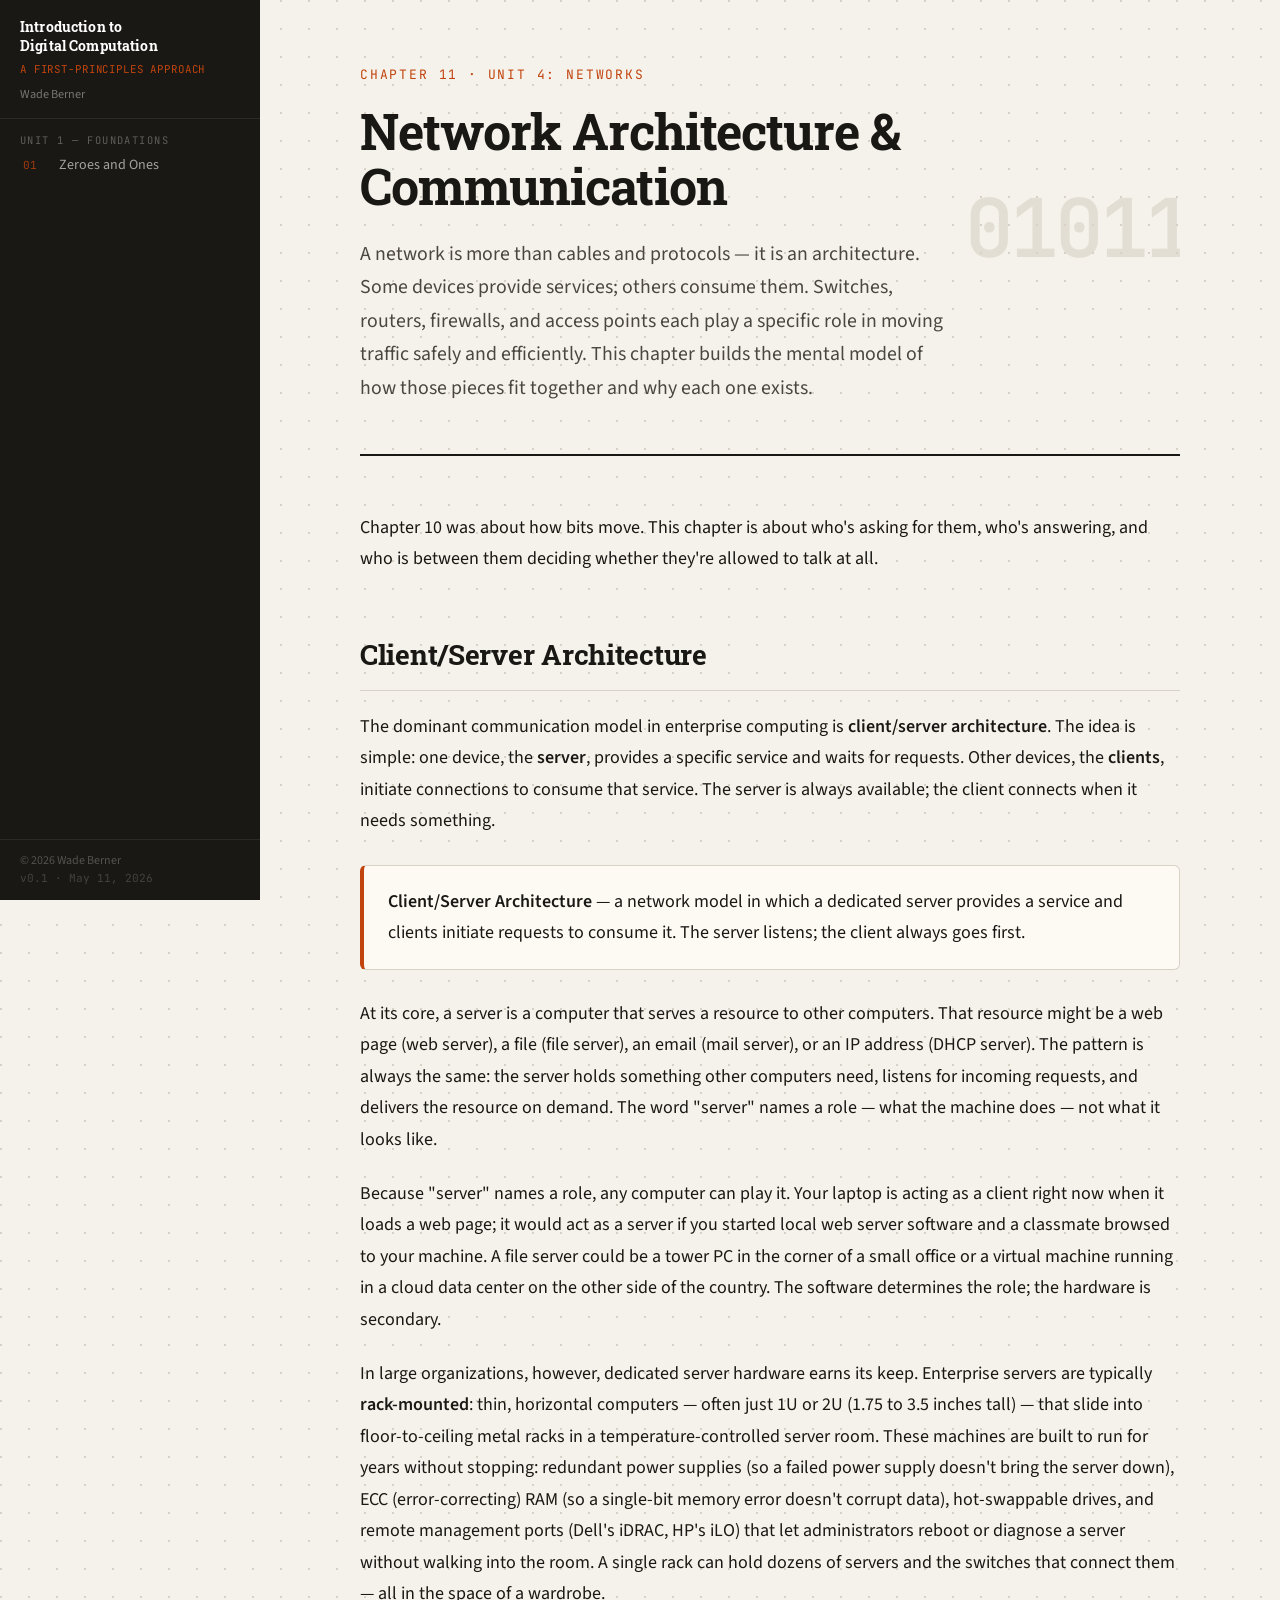
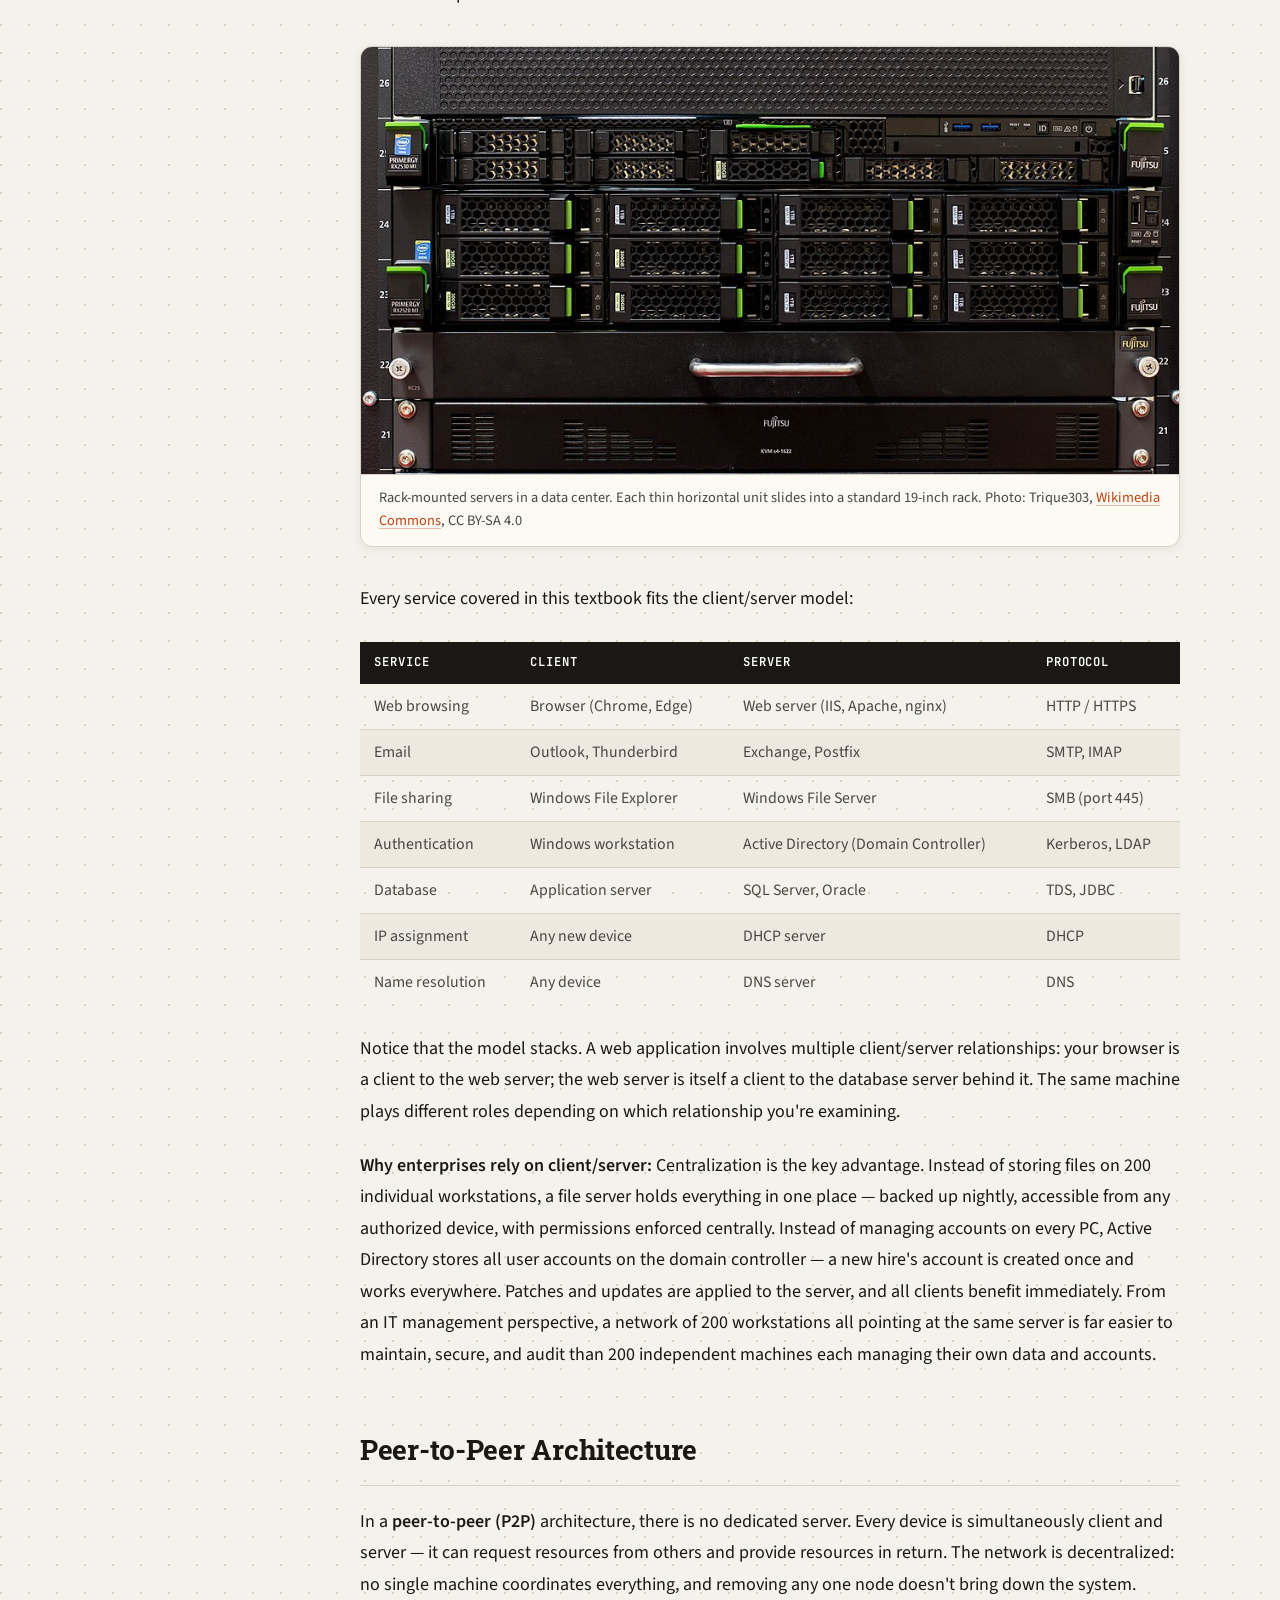
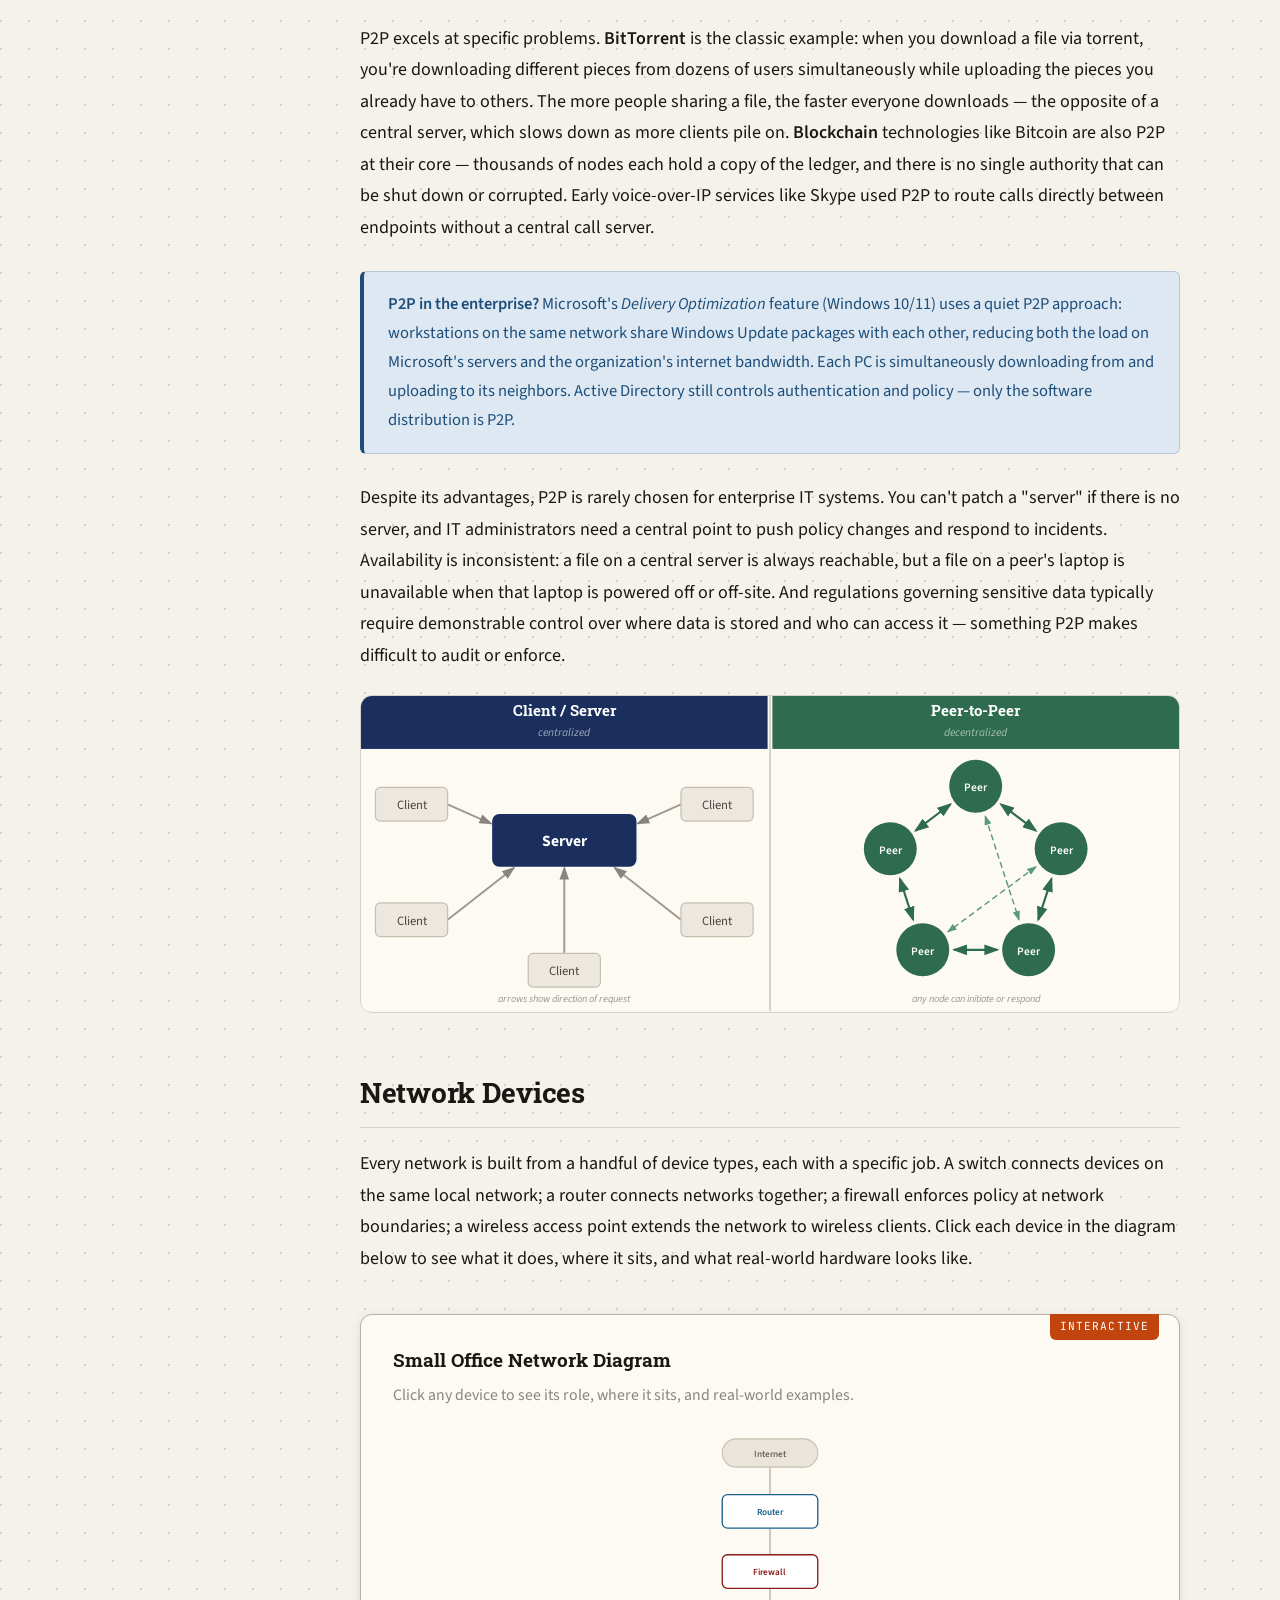
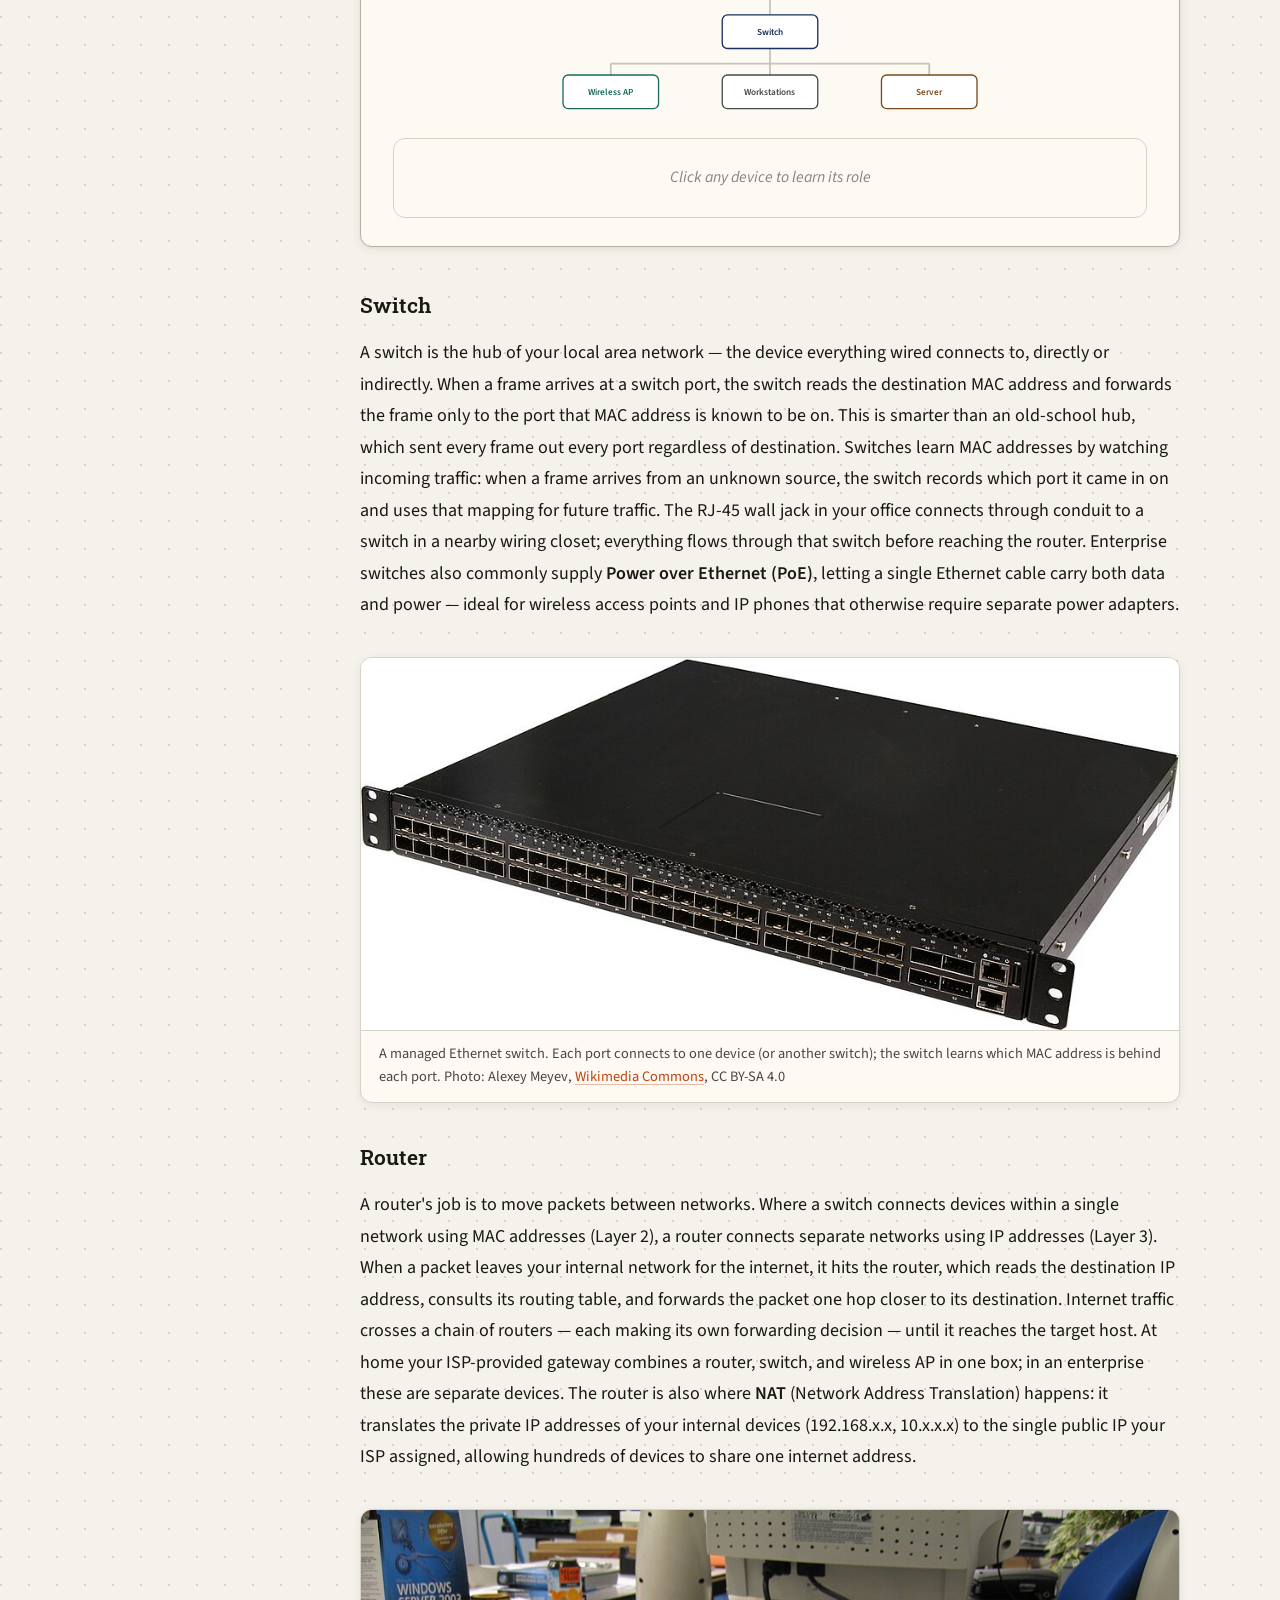
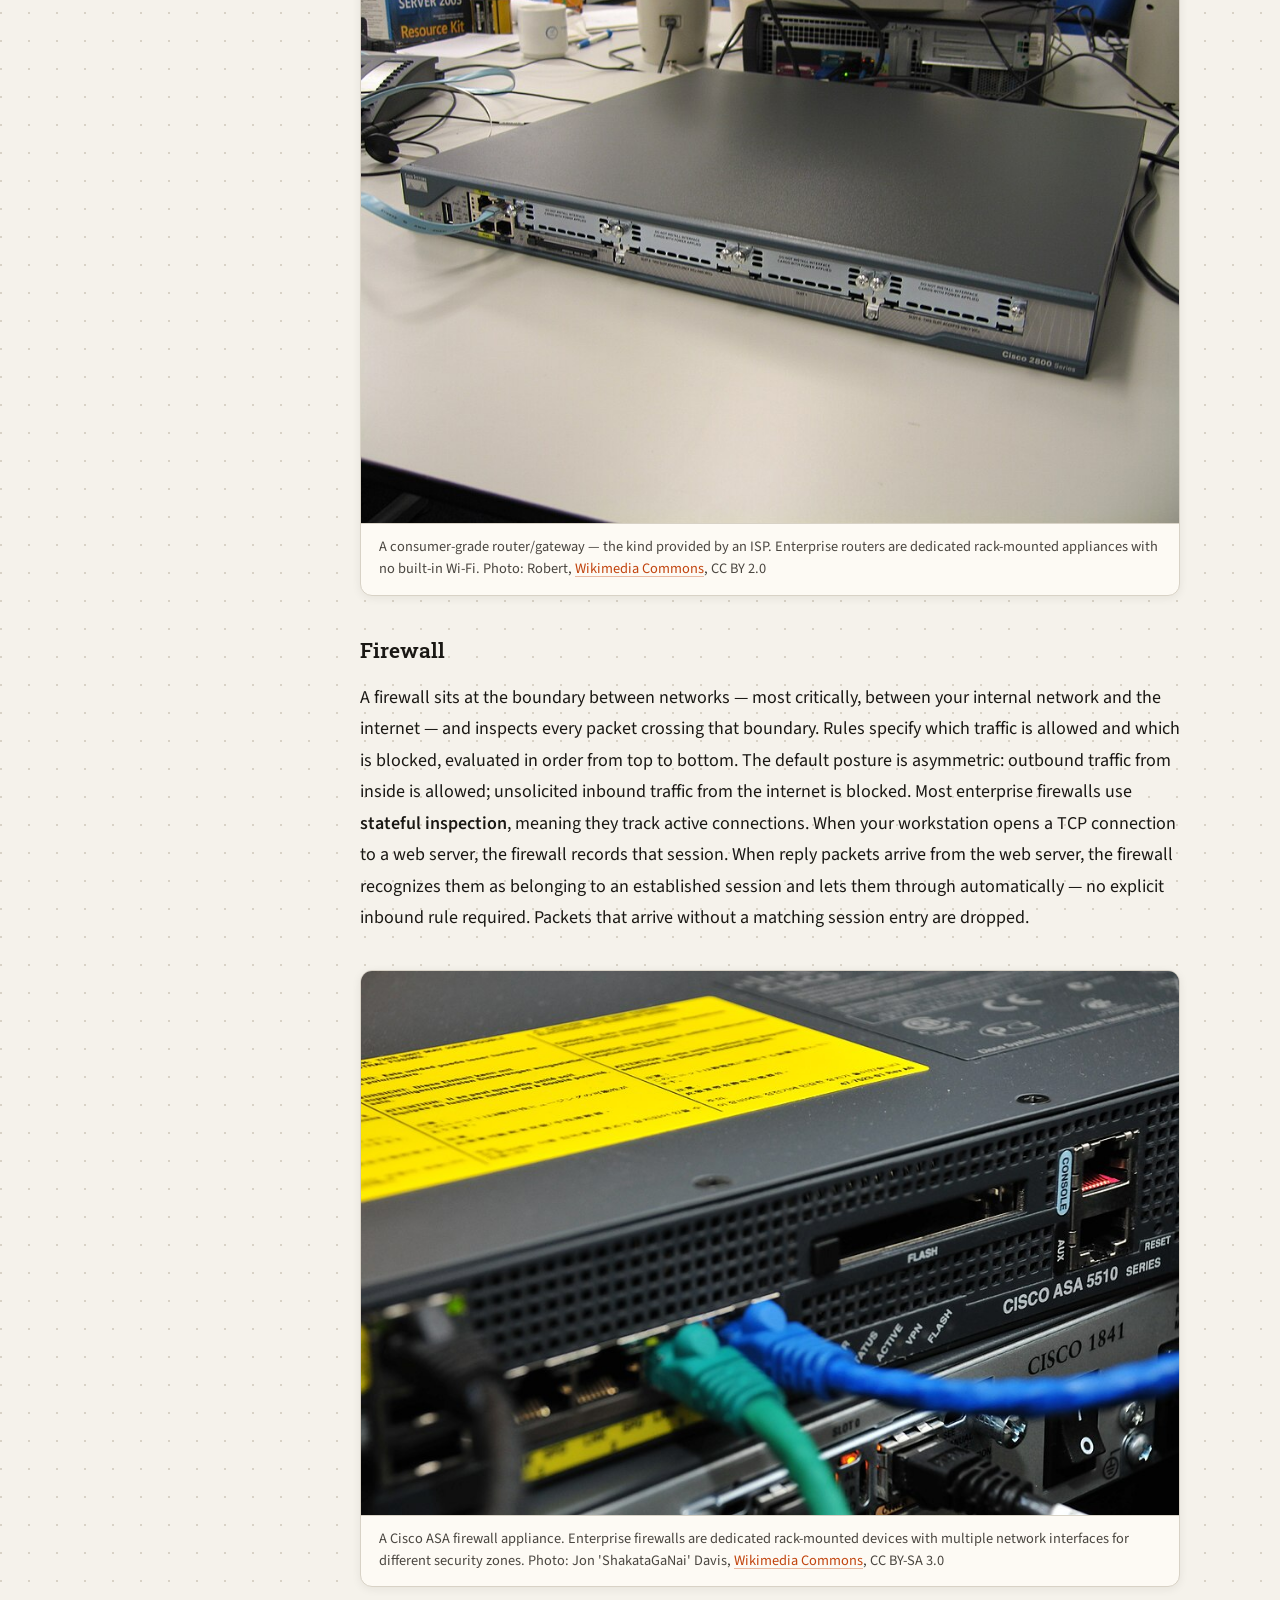
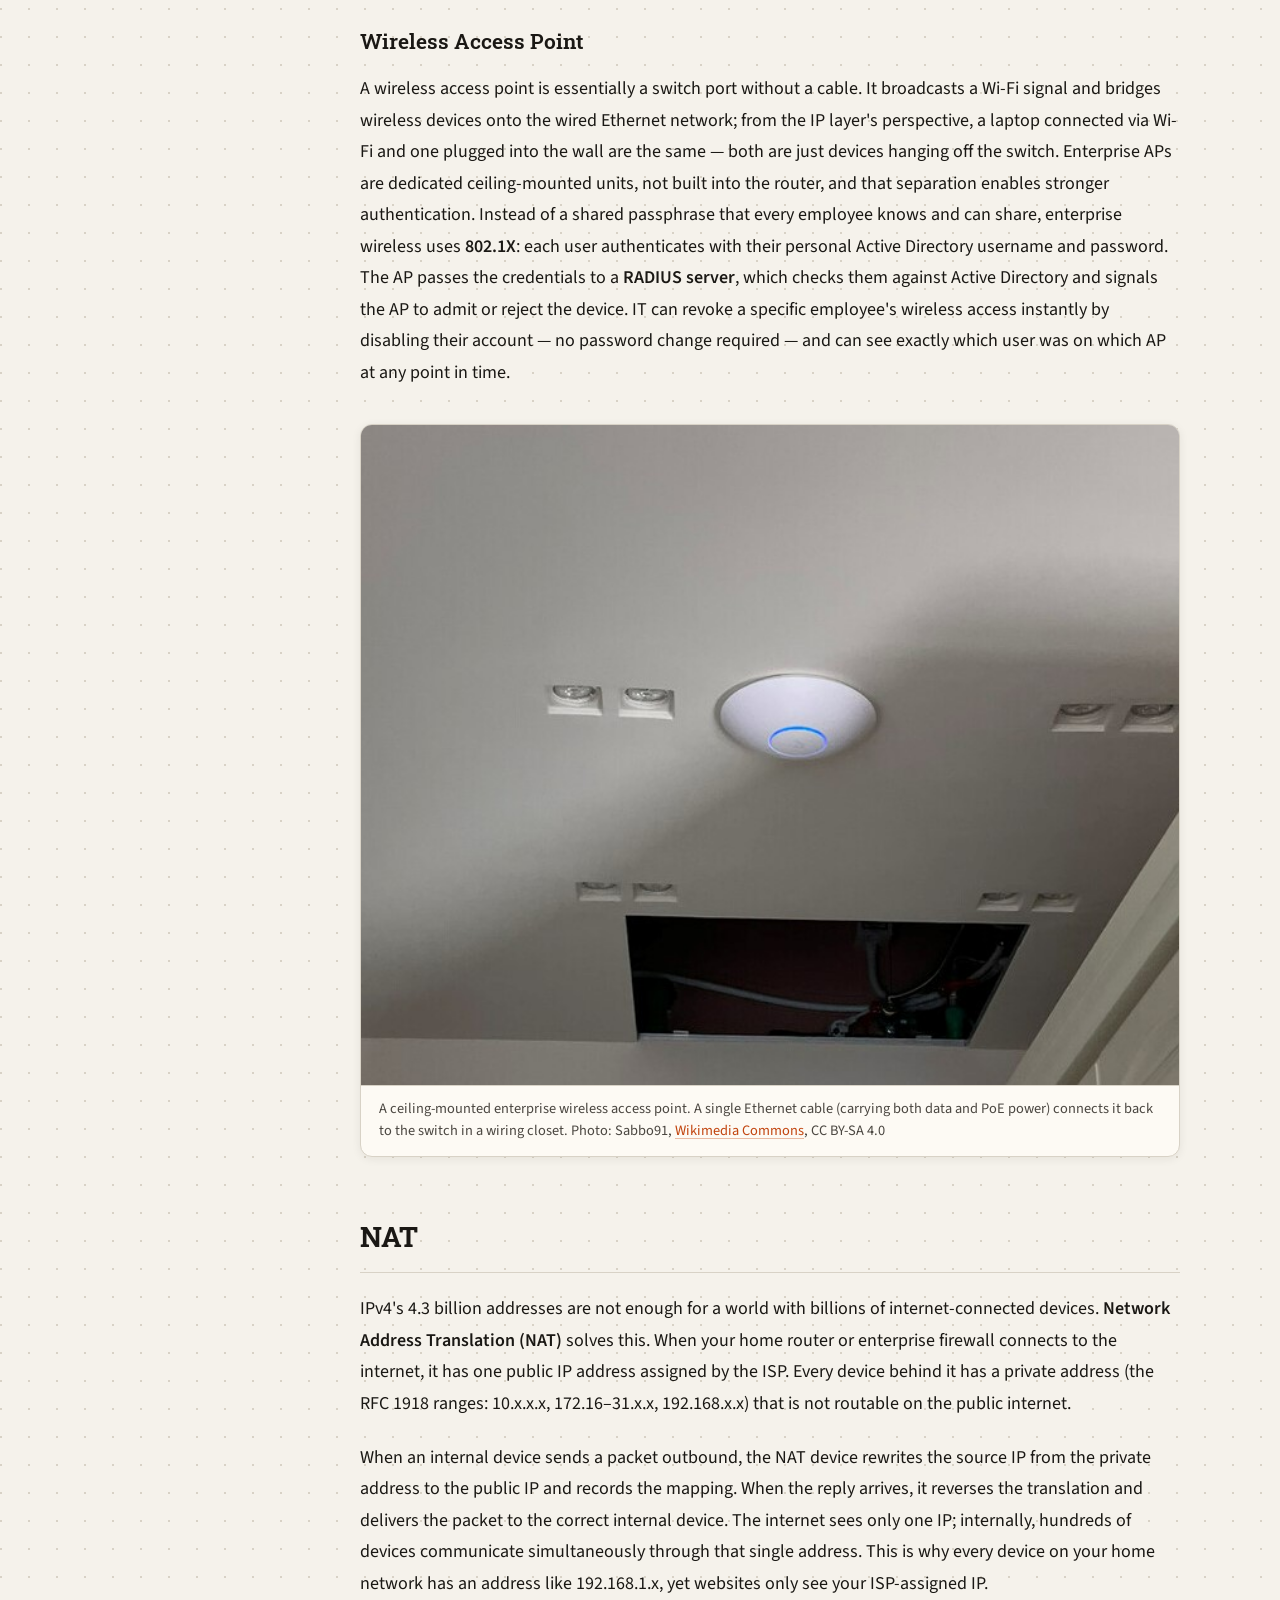
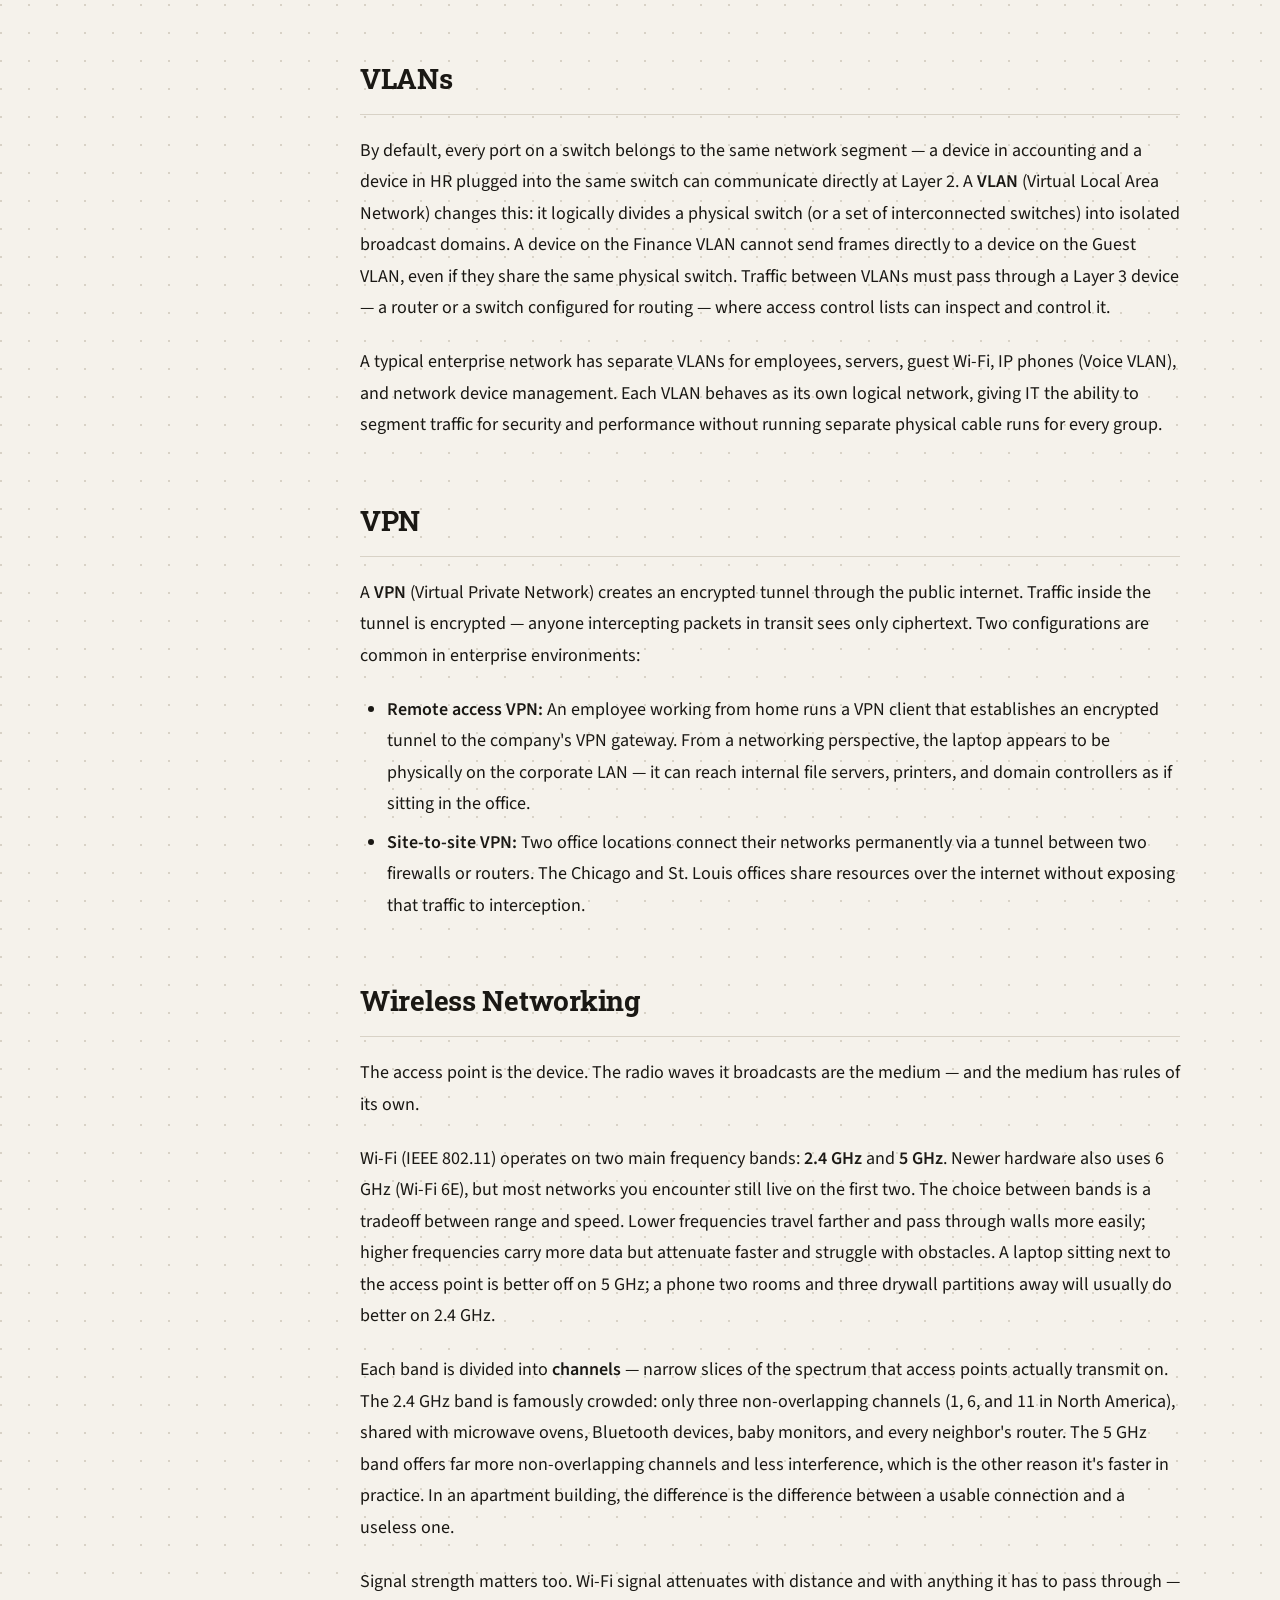
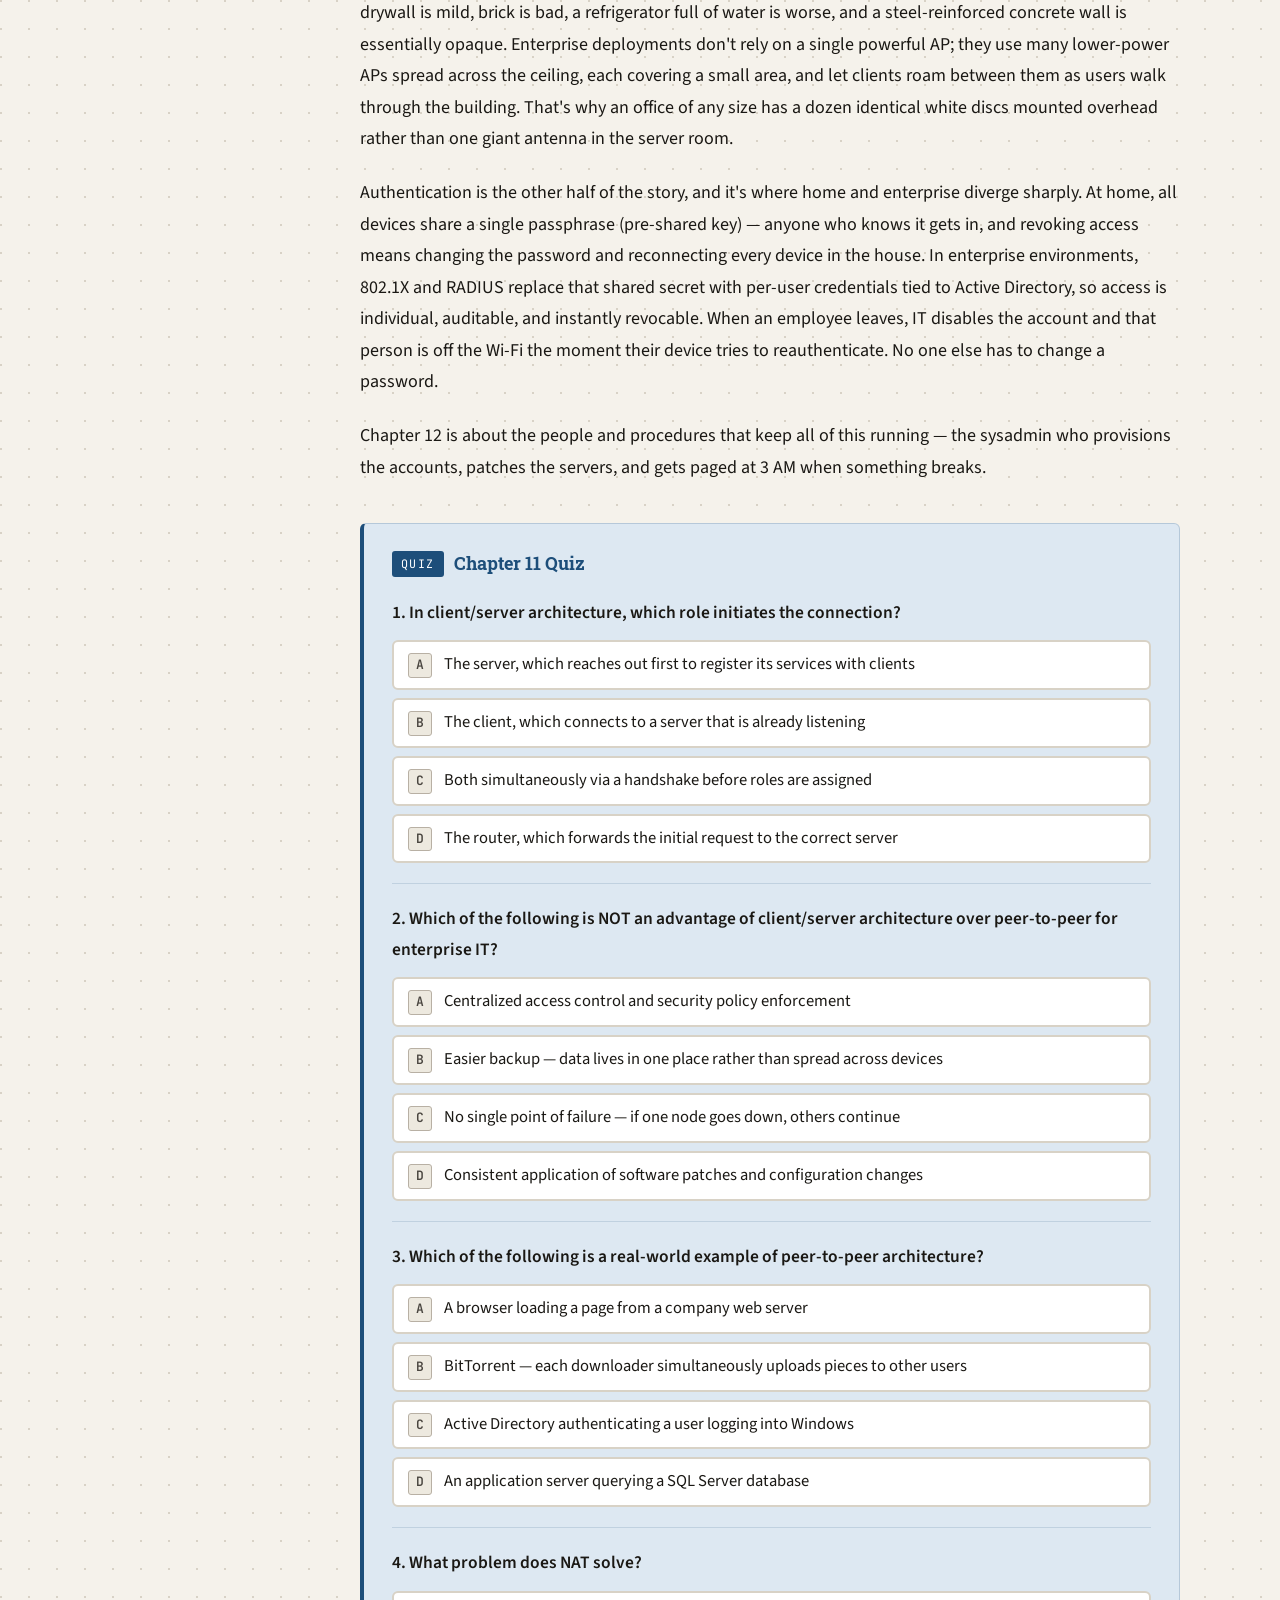
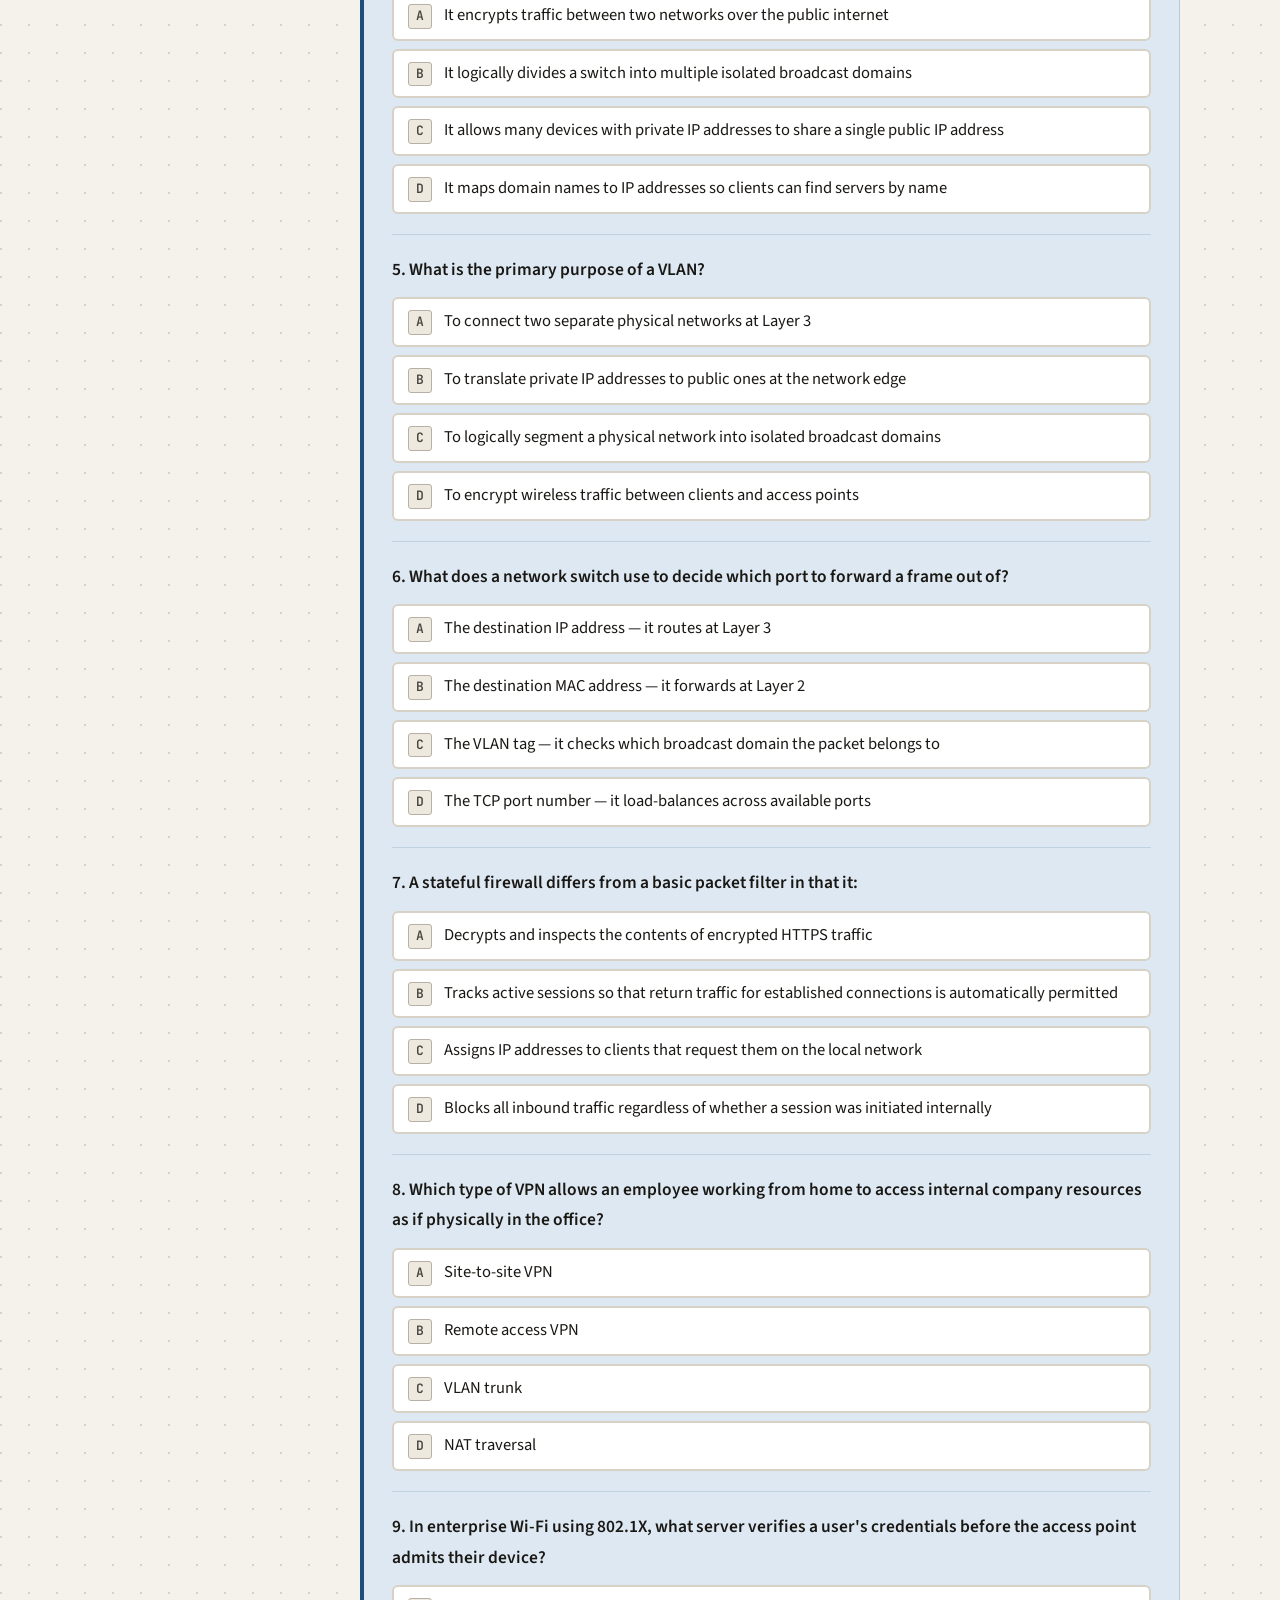
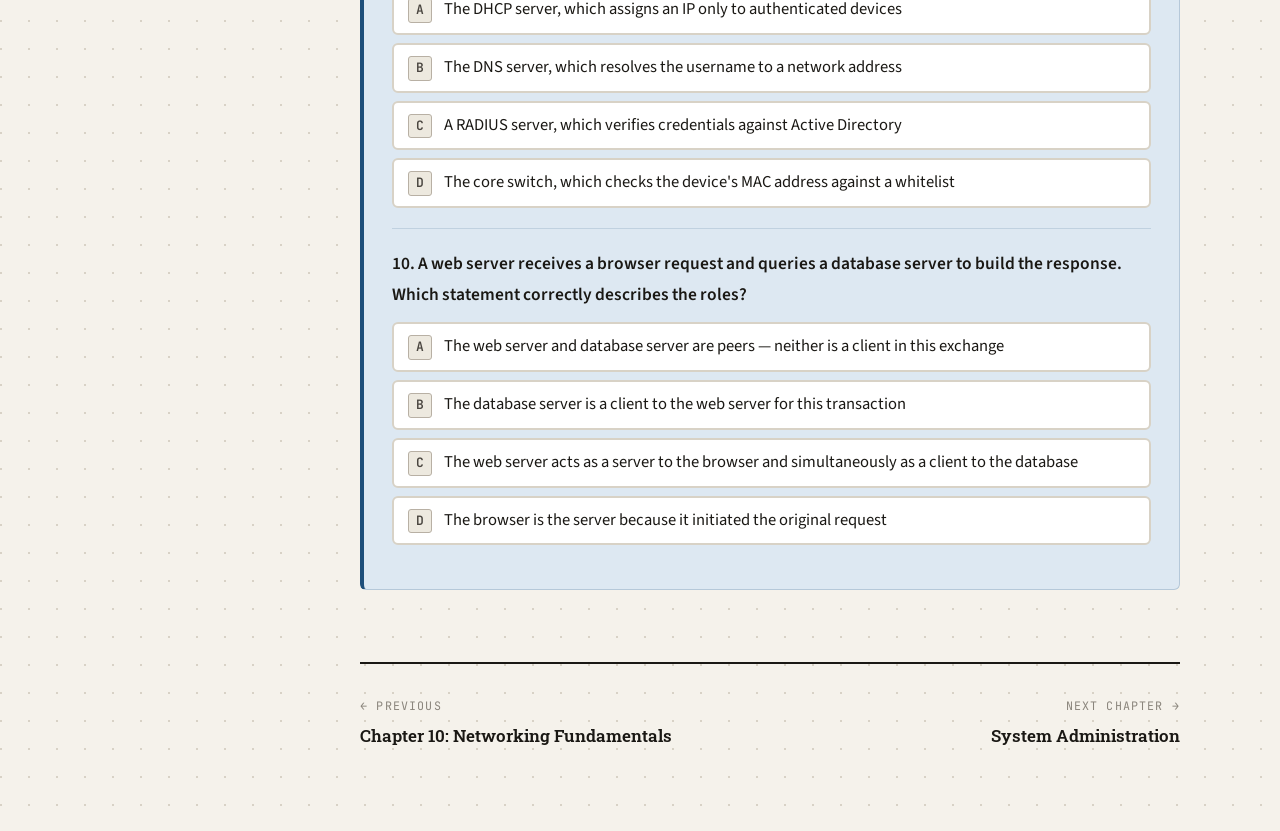
<file: chapters/ch11.html>
<!DOCTYPE html>
<html lang="en">
<head>
  <meta charset="UTF-8">
  <meta name="viewport" content="width=device-width, initial-scale=1.0">
  <title>Chapter 11: Network Architecture &amp; Communication — Introduction to Digital Computation</title>
  <link rel="icon" href="../favicon.svg" type="image/svg+xml">
  <link rel="stylesheet" href="../css/main.css">
</head>
<body>

<div class="site-wrapper">

  <nav class="sidebar" aria-label="Book navigation">
    <div class="sidebar-logo">
      <a href="../index.html" class="book-title">Introduction to<br>Digital Computation</a>
      <div class="book-subtitle">A First-Principles Approach</div>
      <div class="book-author">Wade Berner</div>
    </div>
    <div class="nav-unit">
      <div class="nav-unit-label">Unit 1 — Foundations</div>
      <a href="ch01.html" class="nav-chapter"><span class="ch-num">01</span> Zeroes and Ones</a>
      <a href="ch02.html" class="nav-chapter"><span class="ch-num">02</span> Physical Bits</a>
      <a href="ch03.html" class="nav-chapter"><span class="ch-num">03</span> Data Representation</a>
    </div>
    <div class="nav-unit">
      <div class="nav-unit-label">Unit 2 — Hardware</div>
      <a href="ch04.html" class="nav-chapter"><span class="ch-num">04</span> Processors</a>
      <a href="ch05.html" class="nav-chapter"><span class="ch-num">05</span> Memory &amp; Storage</a>
      <a href="ch06.html" class="nav-chapter"><span class="ch-num">06</span> I/O &amp; System Architecture</a>
    </div>
    <div class="nav-unit">
      <div class="nav-unit-label">Unit 3 — Software</div>
      <a href="ch07.html" class="nav-chapter"><span class="ch-num">07</span> System vs. Application Software</a>
      <a href="ch08.html" class="nav-chapter"><span class="ch-num">08</span> Operating Systems</a>
      <a href="ch09.html" class="nav-chapter"><span class="ch-num">09</span> File Systems &amp; Directory Services</a>
    </div>
    <div class="nav-unit">
      <div class="nav-unit-label">Unit 4 — Networks</div>
      <a href="ch10.html" class="nav-chapter"><span class="ch-num">10</span> Networking Fundamentals</a>
      <a href="ch11.html" class="nav-chapter active"><span class="ch-num">11</span> Network Architecture &amp; Communication</a>
    </div>
    <div class="nav-unit">
      <div class="nav-unit-label">Unit 5 — Administration</div>
      <a href="ch12.html" class="nav-chapter"><span class="ch-num">12</span> System Administration</a>
      <a href="ch13.html" class="nav-chapter"><span class="ch-num">13</span> Virtualization &amp; Cloud</a>
      <a href="ch14.html" class="nav-chapter"><span class="ch-num">14</span> Putting It All Together</a>
    </div>
    <div class="sidebar-footer">&copy; 2026 Wade Berner<br><span class="sidebar-version">v0.1 &middot; May 11, 2026</span></div>
  </nav>

  <main class="main-content">

    <header class="chapter-header">
      <div class="chapter-eyebrow">Chapter 11 · Unit 4: Networks</div>
      <h1 class="chapter-title">Network Architecture &amp; Communication</h1>
      <div class="chapter-deco">01011</div>
      <p class="chapter-intro">A network is more than cables and protocols — it is an architecture. Some devices provide services; others consume them. Switches, routers, firewalls, and access points each play a specific role in moving traffic safely and efficiently. This chapter builds the mental model of how those pieces fit together and why each one exists.</p>
    </header>

    <article class="prose">

    <p>Chapter 10 was about how bits move. This chapter is about who's asking for them, who's answering, and who is between them deciding whether they're allowed to talk at all.</p>

    <h2>Client/Server Architecture</h2>

    <p>The dominant communication model in enterprise computing is <strong>client/server architecture</strong>. The idea is simple: one device, the <strong>server</strong>, provides a specific service and waits for requests. Other devices, the <strong>clients</strong>, initiate connections to consume that service. The server is always available; the client connects when it needs something.</p>

    <div class="definition">
      <strong>Client/Server Architecture</strong> — a network model in which a dedicated server provides a service and clients initiate requests to consume it. The server listens; the client always goes first.
    </div>

    <p>At its core, a server is a computer that serves a resource to other computers. That resource might be a web page (web server), a file (file server), an email (mail server), or an IP address (DHCP server). The pattern is always the same: the server holds something other computers need, listens for incoming requests, and delivers the resource on demand. The word "server" names a role — what the machine does — not what it looks like.</p>

    <p>Because "server" names a role, any computer can play it. Your laptop is acting as a client right now when it loads a web page; it would act as a server if you started local web server software and a classmate browsed to your machine. A file server could be a tower PC in the corner of a small office or a virtual machine running in a cloud data center on the other side of the country. The software determines the role; the hardware is secondary.</p>

    <p>In large organizations, however, dedicated server hardware earns its keep. Enterprise servers are typically <strong>rack-mounted</strong>: thin, horizontal computers — often just 1U or 2U (1.75 to 3.5 inches tall) — that slide into floor-to-ceiling metal racks in a temperature-controlled server room. These machines are built to run for years without stopping: redundant power supplies (so a failed power supply doesn't bring the server down), ECC (error-correcting) RAM (so a single-bit memory error doesn't corrupt data), hot-swappable drives, and remote management ports (Dell's iDRAC, HP's iLO) that let administrators reboot or diagnose a server without walking into the room. A single rack can hold dozens of servers and the switches that connect them — all in the space of a wardrobe.</p>

    <figure class="chapter-photo">
      <img src="../img/ch11_server-rack.jpg" alt="Rows of 1U rack-mounted servers in a server room">
      <figcaption>Rack-mounted servers in a data center. Each thin horizontal unit slides into a standard 19-inch rack. Photo: Trique303, <a href="https://commons.wikimedia.org/wiki/File:Rack_Servers_Fujitsu_Primergy.jpg" target="_blank">Wikimedia Commons</a>, CC BY-SA 4.0</figcaption>
    </figure>

    <p>Every service covered in this textbook fits the client/server model:</p>

    <table class="comparison-table">
      <thead>
        <tr><th>Service</th><th>Client</th><th>Server</th><th>Protocol</th></tr>
      </thead>
      <tbody>
        <tr><td>Web browsing</td><td>Browser (Chrome, Edge)</td><td>Web server (IIS, Apache, nginx)</td><td>HTTP / HTTPS</td></tr>
        <tr><td>Email</td><td>Outlook, Thunderbird</td><td>Exchange, Postfix</td><td>SMTP, IMAP</td></tr>
        <tr><td>File sharing</td><td>Windows File Explorer</td><td>Windows File Server</td><td>SMB (port 445)</td></tr>
        <tr><td>Authentication</td><td>Windows workstation</td><td>Active Directory (Domain Controller)</td><td>Kerberos, LDAP</td></tr>
        <tr><td>Database</td><td>Application server</td><td>SQL Server, Oracle</td><td>TDS, JDBC</td></tr>
        <tr><td>IP assignment</td><td>Any new device</td><td>DHCP server</td><td>DHCP</td></tr>
        <tr><td>Name resolution</td><td>Any device</td><td>DNS server</td><td>DNS</td></tr>
      </tbody>
    </table>

    <p>Notice that the model stacks. A web application involves multiple client/server relationships: your browser is a client to the web server; the web server is itself a client to the database server behind it. The same machine plays different roles depending on which relationship you're examining.</p>

    <p><strong>Why enterprises rely on client/server:</strong> Centralization is the key advantage. Instead of storing files on 200 individual workstations, a file server holds everything in one place — backed up nightly, accessible from any authorized device, with permissions enforced centrally. Instead of managing accounts on every PC, Active Directory stores all user accounts on the domain controller — a new hire's account is created once and works everywhere. Patches and updates are applied to the server, and all clients benefit immediately. From an IT management perspective, a network of 200 workstations all pointing at the same server is far easier to maintain, secure, and audit than 200 independent machines each managing their own data and accounts.</p>

    <h2>Peer-to-Peer Architecture</h2>

    <p>In a <strong>peer-to-peer (P2P)</strong> architecture, there is no dedicated server. Every device is simultaneously client and server — it can request resources from others and provide resources in return. The network is decentralized: no single machine coordinates everything, and removing any one node doesn't bring down the system.</p>

    <p>P2P excels at specific problems. <strong>BitTorrent</strong> is the classic example: when you download a file via torrent, you're downloading different pieces from dozens of users simultaneously while uploading the pieces you already have to others. The more people sharing a file, the faster everyone downloads — the opposite of a central server, which slows down as more clients pile on. <strong>Blockchain</strong> technologies like Bitcoin are also P2P at their core — thousands of nodes each hold a copy of the ledger, and there is no single authority that can be shut down or corrupted. Early voice-over-IP services like Skype used P2P to route calls directly between endpoints without a central call server.</p>

    <div class="note">
      <strong>P2P in the enterprise?</strong> Microsoft's <em>Delivery Optimization</em> feature (Windows 10/11) uses a quiet P2P approach: workstations on the same network share Windows Update packages with each other, reducing both the load on Microsoft's servers and the organization's internet bandwidth. Each PC is simultaneously downloading from and uploading to its neighbors. Active Directory still controls authentication and policy — only the software distribution is P2P.
    </div>

    <p>Despite its advantages, P2P is rarely chosen for enterprise IT systems. You can't patch a "server" if there is no server, and IT administrators need a central point to push policy changes and respond to incidents. Availability is inconsistent: a file on a central server is always reachable, but a file on a peer's laptop is unavailable when that laptop is powered off or off-site. And regulations governing sensitive data typically require demonstrable control over where data is stored and who can access it — something P2P makes difficult to audit or enforce.</p>

    <!-- SVG: Client/Server vs P2P -->
    <svg viewBox="0 0 680 262" xmlns="http://www.w3.org/2000/svg" style="display:block;width:100%;margin:24px auto;font-family:var(--font-body,sans-serif);border:1px solid var(--border);border-radius:var(--radius-lg);overflow:hidden">
      <defs>
        <!-- Client → Server directed arrow -->
        <marker id="cs-arr" markerWidth="7" markerHeight="5" refX="6" refY="2.5" orient="auto">
          <polygon points="0 0, 7 2.5, 0 5" fill="#8A8480"/>
        </marker>
        <!-- P2P bidirectional: auto-start-reverse reverses the start marker only -->
        <marker id="p2p-arr" markerWidth="7" markerHeight="5" refX="6" refY="2.5" orient="auto-start-reverse">
          <polygon points="0 0, 7 2.5, 0 5" fill="#2E6B4F"/>
        </marker>
        <marker id="p2p-cross" markerWidth="7" markerHeight="5" refX="6" refY="2.5" orient="auto-start-reverse">
          <polygon points="0 0, 7 2.5, 0 5" fill="#5A9B7A"/>
        </marker>
      </defs>

      <!-- Background -->
      <rect width="680" height="262" fill="#FDFAF4"/>

      <!-- ══ LEFT PANEL: Client / Server ══ -->
      <rect x="0"   y="0" width="338" height="44" fill="#1A2F5E"/>
      <text x="169" y="17" text-anchor="middle" font-size="12.5" font-weight="700" fill="#fff" font-family="'Roboto Slab',serif">Client / Server</text>
      <text x="169" y="33" text-anchor="middle" font-size="9.5"  font-style="italic" fill="rgba(255,255,255,0.58)" font-family="'Source Sans 3',sans-serif">centralized</text>

      <!-- Arrows drawn first so server box renders on top -->
      <line x1="72"  y1="90"  x2="108" y2="106" stroke="#A09890" stroke-width="1.6" marker-end="url(#cs-arr)"/>
      <line x1="266" y1="90"  x2="230" y2="106" stroke="#A09890" stroke-width="1.6" marker-end="url(#cs-arr)"/>
      <line x1="72"  y1="186" x2="127" y2="143" stroke="#A09890" stroke-width="1.6" marker-end="url(#cs-arr)"/>
      <line x1="266" y1="186" x2="211" y2="143" stroke="#A09890" stroke-width="1.6" marker-end="url(#cs-arr)"/>
      <line x1="169" y1="214" x2="169" y2="143" stroke="#A09890" stroke-width="1.6" marker-end="url(#cs-arr)"/>

      <!-- Server — larger, prominent -->
      <rect x="109" y="98" width="120" height="44" rx="6" fill="#1A2F5E"/>
      <text x="169" y="125" text-anchor="middle" font-size="13" font-weight="700" fill="#fff" font-family="'Source Sans 3',sans-serif">Server</text>

      <!-- Clients -->
      <rect x="12"  y="76"  width="60" height="28" rx="4" fill="#EDE8DF" stroke="#C5BFB0" stroke-width="1"/>
      <text x="42"  y="94"  text-anchor="middle" font-size="10.5" fill="#4A4540" font-family="'Source Sans 3',sans-serif">Client</text>

      <rect x="266" y="76"  width="60" height="28" rx="4" fill="#EDE8DF" stroke="#C5BFB0" stroke-width="1"/>
      <text x="296" y="94"  text-anchor="middle" font-size="10.5" fill="#4A4540" font-family="'Source Sans 3',sans-serif">Client</text>

      <rect x="12"  y="172" width="60" height="28" rx="4" fill="#EDE8DF" stroke="#C5BFB0" stroke-width="1"/>
      <text x="42"  y="190" text-anchor="middle" font-size="10.5" fill="#4A4540" font-family="'Source Sans 3',sans-serif">Client</text>

      <rect x="266" y="172" width="60" height="28" rx="4" fill="#EDE8DF" stroke="#C5BFB0" stroke-width="1"/>
      <text x="296" y="190" text-anchor="middle" font-size="10.5" fill="#4A4540" font-family="'Source Sans 3',sans-serif">Client</text>

      <rect x="139" y="214" width="60" height="28" rx="4" fill="#EDE8DF" stroke="#C5BFB0" stroke-width="1"/>
      <text x="169" y="232" text-anchor="middle" font-size="10.5" fill="#4A4540" font-family="'Source Sans 3',sans-serif">Client</text>

      <!-- Annotation -->
      <text x="169" y="254" text-anchor="middle" font-size="8.5" font-style="italic" fill="#9A9490" font-family="'Source Sans 3',sans-serif">arrows show direction of request</text>

      <!-- Panel divider -->
      <line x1="340" y1="0" x2="340" y2="262" stroke="#D4CFC4" stroke-width="1.5"/>

      <!-- ══ RIGHT PANEL: Peer-to-Peer ══ -->
      <rect x="342" y="0" width="338" height="44" fill="#2E6B4F"/>
      <text x="511" y="17" text-anchor="middle" font-size="12.5" font-weight="700" fill="#fff" font-family="'Roboto Slab',serif">Peer-to-Peer</text>
      <text x="511" y="33" text-anchor="middle" font-size="9.5"  font-style="italic" fill="rgba(255,255,255,0.58)" font-family="'Source Sans 3',sans-serif">decentralized</text>

      <!-- Pentagon center (511,150) radius 75 — connections drawn before circles -->
      <!-- P1(511,75) P2(582,127) P3(555,211) P4(467,211) P5(440,127) -->

      <!-- Ring connections (solid, bidirectional) -->
      <line x1="532" y1="90"  x2="561" y2="112" stroke="#2E6B4F" stroke-width="1.8" marker-start="url(#p2p-arr)" marker-end="url(#p2p-arr)"/>
      <line x1="574" y1="152" x2="563" y2="186" stroke="#2E6B4F" stroke-width="1.8" marker-start="url(#p2p-arr)" marker-end="url(#p2p-arr)"/>
      <line x1="529" y1="211" x2="493" y2="211" stroke="#2E6B4F" stroke-width="1.8" marker-start="url(#p2p-arr)" marker-end="url(#p2p-arr)"/>
      <line x1="459" y1="186" x2="448" y2="152" stroke="#2E6B4F" stroke-width="1.8" marker-start="url(#p2p-arr)" marker-end="url(#p2p-arr)"/>
      <line x1="461" y1="112" x2="490" y2="90"  stroke="#2E6B4F" stroke-width="1.8" marker-start="url(#p2p-arr)" marker-end="url(#p2p-arr)"/>

      <!-- Cross connections (dashed, bidirectional) -->
      <line x1="519" y1="100" x2="547" y2="186" stroke="#5A9B7A" stroke-width="1.2" stroke-dasharray="5,3" marker-start="url(#p2p-cross)" marker-end="url(#p2p-cross)"/>
      <line x1="561" y1="142" x2="488" y2="196" stroke="#5A9B7A" stroke-width="1.2" stroke-dasharray="5,3" marker-start="url(#p2p-cross)" marker-end="url(#p2p-cross)"/>

      <!-- Peer circles (drawn on top of connections) -->
      <circle cx="511" cy="75"  r="22" fill="#2E6B4F"/>
      <text   x="511" y="79"   text-anchor="middle" font-size="9.5" font-weight="600" fill="#fff" font-family="'Source Sans 3',sans-serif">Peer</text>

      <circle cx="582" cy="127" r="22" fill="#2E6B4F"/>
      <text   x="582" y="131"  text-anchor="middle" font-size="9.5" font-weight="600" fill="#fff" font-family="'Source Sans 3',sans-serif">Peer</text>

      <circle cx="555" cy="211" r="22" fill="#2E6B4F"/>
      <text   x="555" y="215"  text-anchor="middle" font-size="9.5" font-weight="600" fill="#fff" font-family="'Source Sans 3',sans-serif">Peer</text>

      <circle cx="467" cy="211" r="22" fill="#2E6B4F"/>
      <text   x="467" y="215"  text-anchor="middle" font-size="9.5" font-weight="600" fill="#fff" font-family="'Source Sans 3',sans-serif">Peer</text>

      <circle cx="440" cy="127" r="22" fill="#2E6B4F"/>
      <text   x="440" y="131"  text-anchor="middle" font-size="9.5" font-weight="600" fill="#fff" font-family="'Source Sans 3',sans-serif">Peer</text>

      <!-- Annotation -->
      <text x="511" y="254" text-anchor="middle" font-size="8.5" font-style="italic" fill="#9A9490" font-family="'Source Sans 3',sans-serif">any node can initiate or respond</text>
    </svg>

    <h2>Network Devices</h2>

    <p>Every network is built from a handful of device types, each with a specific job. A switch connects devices on the same local network; a router connects networks together; a firewall enforces policy at network boundaries; a wireless access point extends the network to wireless clients. Click each device in the diagram below to see what it does, where it sits, and what real-world hardware looks like.</p>

    <div class="widget-card" data-widget-name="Interactive">
      <div class="widget-title">Small Office Network Diagram</div>
      <div class="widget-desc">Click any device to see its role, where it sits, and real-world examples.</div>
      <div data-widget="network-topology"></div>
    </div>

    <h3>Switch</h3>

    <p>A switch is the hub of your local area network — the device everything wired connects to, directly or indirectly. When a frame arrives at a switch port, the switch reads the destination MAC address and forwards the frame only to the port that MAC address is known to be on. This is smarter than an old-school hub, which sent every frame out every port regardless of destination. Switches learn MAC addresses by watching incoming traffic: when a frame arrives from an unknown source, the switch records which port it came in on and uses that mapping for future traffic. The RJ-45 wall jack in your office connects through conduit to a switch in a nearby wiring closet; everything flows through that switch before reaching the router. Enterprise switches also commonly supply <strong>Power over Ethernet (PoE)</strong>, letting a single Ethernet cable carry both data and power — ideal for wireless access points and IP phones that otherwise require separate power adapters.</p>

    <figure class="chapter-photo">
      <img src="../img/ch11_switch.jpg" alt="Cisco Catalyst managed switch with multiple Ethernet ports">
      <figcaption>A managed Ethernet switch. Each port connects to one device (or another switch); the switch learns which MAC address is behind each port. Photo: Alexey Meyev, <a href="https://commons.wikimedia.org/wiki/File:Onp_switch.jpg" target="_blank">Wikimedia Commons</a>, CC BY-SA 4.0</figcaption>
    </figure>

    <h3>Router</h3>

    <p>A router's job is to move packets between networks. Where a switch connects devices within a single network using MAC addresses (Layer 2), a router connects separate networks using IP addresses (Layer 3). When a packet leaves your internal network for the internet, it hits the router, which reads the destination IP address, consults its routing table, and forwards the packet one hop closer to its destination. Internet traffic crosses a chain of routers — each making its own forwarding decision — until it reaches the target host. At home your ISP-provided gateway combines a router, switch, and wireless AP in one box; in an enterprise these are separate devices. The router is also where <strong>NAT</strong> (Network Address Translation) happens: it translates the private IP addresses of your internal devices (192.168.x.x, 10.x.x.x) to the single public IP your ISP assigned, allowing hundreds of devices to share one internet address.</p>

    <figure class="chapter-photo">
      <img src="../img/ch11_router.jpg" alt="Linksys consumer wireless router">
      <figcaption>A consumer-grade router/gateway — the kind provided by an ISP. Enterprise routers are dedicated rack-mounted appliances with no built-in Wi-Fi. Photo: Robert, <a href="https://commons.wikimedia.org/wiki/File:Cisco_2800_series_router_(1).jpg" target="_blank">Wikimedia Commons</a>, CC BY 2.0</figcaption>
    </figure>

    <h3>Firewall</h3>

    <p>A firewall sits at the boundary between networks — most critically, between your internal network and the internet — and inspects every packet crossing that boundary. Rules specify which traffic is allowed and which is blocked, evaluated in order from top to bottom. The default posture is asymmetric: outbound traffic from inside is allowed; unsolicited inbound traffic from the internet is blocked. Most enterprise firewalls use <strong>stateful inspection</strong>, meaning they track active connections. When your workstation opens a TCP connection to a web server, the firewall records that session. When reply packets arrive from the web server, the firewall recognizes them as belonging to an established session and lets them through automatically — no explicit inbound rule required. Packets that arrive without a matching session entry are dropped.</p>

    <figure class="chapter-photo">
      <img src="../img/ch11_firewall.jpg" alt="Cisco ASA 5510 firewall appliance">
      <figcaption>A Cisco ASA firewall appliance. Enterprise firewalls are dedicated rack-mounted devices with multiple network interfaces for different security zones. Photo: Jon 'ShakataGaNai' Davis, <a href="https://commons.wikimedia.org/wiki/File:Cisco_ASA_5510.jpg" target="_blank">Wikimedia Commons</a>, CC BY-SA 3.0</figcaption>
    </figure>

    <h3>Wireless Access Point</h3>

    <p>A wireless access point is essentially a switch port without a cable. It broadcasts a Wi-Fi signal and bridges wireless devices onto the wired Ethernet network; from the IP layer's perspective, a laptop connected via Wi-Fi and one plugged into the wall are the same — both are just devices hanging off the switch. Enterprise APs are dedicated ceiling-mounted units, not built into the router, and that separation enables stronger authentication. Instead of a shared passphrase that every employee knows and can share, enterprise wireless uses <strong>802.1X</strong>: each user authenticates with their personal Active Directory username and password. The AP passes the credentials to a <strong>RADIUS server</strong>, which checks them against Active Directory and signals the AP to admit or reject the device. IT can revoke a specific employee's wireless access instantly by disabling their account — no password change required — and can see exactly which user was on which AP at any point in time.</p>

    <figure class="chapter-photo">
      <img src="../img/ch11_ap.jpg" alt="Ubiquiti UniFi ceiling-mounted wireless access point">
      <figcaption>A ceiling-mounted enterprise wireless access point. A single Ethernet cable (carrying both data and PoE power) connects it back to the switch in a wiring closet. Photo: Sabbo91, <a href="https://commons.wikimedia.org/wiki/File:Access_Point_UniFi.jpg" target="_blank">Wikimedia Commons</a>, CC BY-SA 4.0</figcaption>
    </figure>

    <h2>NAT</h2>

    <p>IPv4's 4.3 billion addresses are not enough for a world with billions of internet-connected devices. <strong>Network Address Translation (NAT)</strong> solves this. When your home router or enterprise firewall connects to the internet, it has one public IP address assigned by the ISP. Every device behind it has a private address (the RFC 1918 ranges: 10.x.x.x, 172.16–31.x.x, 192.168.x.x) that is not routable on the public internet.</p>

    <p>When an internal device sends a packet outbound, the NAT device rewrites the source IP from the private address to the public IP and records the mapping. When the reply arrives, it reverses the translation and delivers the packet to the correct internal device. The internet sees only one IP; internally, hundreds of devices communicate simultaneously through that single address. This is why every device on your home network has an address like 192.168.1.x, yet websites only see your ISP-assigned IP.</p>

    <h2>VLANs</h2>

    <p>By default, every port on a switch belongs to the same network segment — a device in accounting and a device in HR plugged into the same switch can communicate directly at Layer 2. A <strong>VLAN</strong> (Virtual Local Area Network) changes this: it logically divides a physical switch (or a set of interconnected switches) into isolated broadcast domains. A device on the Finance VLAN cannot send frames directly to a device on the Guest VLAN, even if they share the same physical switch. Traffic between VLANs must pass through a Layer 3 device — a router or a switch configured for routing — where access control lists can inspect and control it.</p>

    <p>A typical enterprise network has separate VLANs for employees, servers, guest Wi-Fi, IP phones (Voice VLAN), and network device management. Each VLAN behaves as its own logical network, giving IT the ability to segment traffic for security and performance without running separate physical cable runs for every group.</p>

    <h2>VPN</h2>

    <p>A <strong>VPN</strong> (Virtual Private Network) creates an encrypted tunnel through the public internet. Traffic inside the tunnel is encrypted — anyone intercepting packets in transit sees only ciphertext. Two configurations are common in enterprise environments:</p>

    <ul>
      <li><strong>Remote access VPN:</strong> An employee working from home runs a VPN client that establishes an encrypted tunnel to the company's VPN gateway. From a networking perspective, the laptop appears to be physically on the corporate LAN — it can reach internal file servers, printers, and domain controllers as if sitting in the office.</li>
      <li><strong>Site-to-site VPN:</strong> Two office locations connect their networks permanently via a tunnel between two firewalls or routers. The Chicago and St. Louis offices share resources over the internet without exposing that traffic to interception.</li>
    </ul>

    <h2>Wireless Networking</h2>

    <p>The access point is the device. The radio waves it broadcasts are the medium — and the medium has rules of its own.</p>

    <p>Wi-Fi (IEEE 802.11) operates on two main frequency bands: <strong>2.4 GHz</strong> and <strong>5 GHz</strong>. Newer hardware also uses 6 GHz (Wi-Fi 6E), but most networks you encounter still live on the first two. The choice between bands is a tradeoff between range and speed. Lower frequencies travel farther and pass through walls more easily; higher frequencies carry more data but attenuate faster and struggle with obstacles. A laptop sitting next to the access point is better off on 5 GHz; a phone two rooms and three drywall partitions away will usually do better on 2.4 GHz.</p>

    <p>Each band is divided into <strong>channels</strong> — narrow slices of the spectrum that access points actually transmit on. The 2.4 GHz band is famously crowded: only three non-overlapping channels (1, 6, and 11 in North America), shared with microwave ovens, Bluetooth devices, baby monitors, and every neighbor's router. The 5 GHz band offers far more non-overlapping channels and less interference, which is the other reason it's faster in practice. In an apartment building, the difference is the difference between a usable connection and a useless one.</p>

    <p>Signal strength matters too. Wi-Fi signal attenuates with distance and with anything it has to pass through — drywall is mild, brick is bad, a refrigerator full of water is worse, and a steel-reinforced concrete wall is essentially opaque. Enterprise deployments don't rely on a single powerful AP; they use many lower-power APs spread across the ceiling, each covering a small area, and let clients roam between them as users walk through the building. That's why an office of any size has a dozen identical white discs mounted overhead rather than one giant antenna in the server room.</p>

    <p>Authentication is the other half of the story, and it's where home and enterprise diverge sharply. At home, all devices share a single passphrase (pre-shared key) — anyone who knows it gets in, and revoking access means changing the password and reconnecting every device in the house. In enterprise environments, 802.1X and RADIUS replace that shared secret with per-user credentials tied to Active Directory, so access is individual, auditable, and instantly revocable. When an employee leaves, IT disables the account and that person is off the Wi-Fi the moment their device tries to reauthenticate. No one else has to change a password.</p>

    <p>Chapter 12 is about the people and procedures that keep all of this running — the sysadmin who provisions the accounts, patches the servers, and gets paged at 3 AM when something breaks.</p>

    <!-- Quiz -->
    <div class="practice-block">
      <div class="practice-header">
        <span class="practice-label">Quiz</span>
        <span class="practice-title">Chapter 11 Quiz</span>
      </div>

      <div class="quiz-question" id="q1">
        <div class="q-text">1. In client/server architecture, which role initiates the connection?</div>
        <div class="mc-options">
          <button class="mc-option" onclick="checkMC('q1',this,false)"><span class="mc-letter">A</span> The server, which reaches out first to register its services with clients</button>
          <button class="mc-option" onclick="checkMC('q1',this,true)"><span class="mc-letter">B</span> The client, which connects to a server that is already listening</button>
          <button class="mc-option" onclick="checkMC('q1',this,false)"><span class="mc-letter">C</span> Both simultaneously via a handshake before roles are assigned</button>
          <button class="mc-option" onclick="checkMC('q1',this,false)"><span class="mc-letter">D</span> The router, which forwards the initial request to the correct server</button>
        </div>
        <div class="mc-feedback" id="q1-feedback"></div>
      </div>

      <div class="quiz-question" id="q2">
        <div class="q-text">2. Which of the following is NOT an advantage of client/server architecture over peer-to-peer for enterprise IT?</div>
        <div class="mc-options">
          <button class="mc-option" onclick="checkMC('q2',this,false)"><span class="mc-letter">A</span> Centralized access control and security policy enforcement</button>
          <button class="mc-option" onclick="checkMC('q2',this,false)"><span class="mc-letter">B</span> Easier backup — data lives in one place rather than spread across devices</button>
          <button class="mc-option" onclick="checkMC('q2',this,true)"><span class="mc-letter">C</span> No single point of failure — if one node goes down, others continue</button>
          <button class="mc-option" onclick="checkMC('q2',this,false)"><span class="mc-letter">D</span> Consistent application of software patches and configuration changes</button>
        </div>
        <div class="mc-feedback" id="q2-feedback"></div>
      </div>

      <div class="quiz-question" id="q3">
        <div class="q-text">3. Which of the following is a real-world example of peer-to-peer architecture?</div>
        <div class="mc-options">
          <button class="mc-option" onclick="checkMC('q3',this,false)"><span class="mc-letter">A</span> A browser loading a page from a company web server</button>
          <button class="mc-option" onclick="checkMC('q3',this,true)"><span class="mc-letter">B</span> BitTorrent — each downloader simultaneously uploads pieces to other users</button>
          <button class="mc-option" onclick="checkMC('q3',this,false)"><span class="mc-letter">C</span> Active Directory authenticating a user logging into Windows</button>
          <button class="mc-option" onclick="checkMC('q3',this,false)"><span class="mc-letter">D</span> An application server querying a SQL Server database</button>
        </div>
        <div class="mc-feedback" id="q3-feedback"></div>
      </div>

      <div class="quiz-question" id="q4">
        <div class="q-text">4. What problem does NAT solve?</div>
        <div class="mc-options">
          <button class="mc-option" onclick="checkMC('q4',this,false)"><span class="mc-letter">A</span> It encrypts traffic between two networks over the public internet</button>
          <button class="mc-option" onclick="checkMC('q4',this,false)"><span class="mc-letter">B</span> It logically divides a switch into multiple isolated broadcast domains</button>
          <button class="mc-option" onclick="checkMC('q4',this,true)"><span class="mc-letter">C</span> It allows many devices with private IP addresses to share a single public IP address</button>
          <button class="mc-option" onclick="checkMC('q4',this,false)"><span class="mc-letter">D</span> It maps domain names to IP addresses so clients can find servers by name</button>
        </div>
        <div class="mc-feedback" id="q4-feedback"></div>
      </div>

      <div class="quiz-question" id="q5">
        <div class="q-text">5. What is the primary purpose of a VLAN?</div>
        <div class="mc-options">
          <button class="mc-option" onclick="checkMC('q5',this,false)"><span class="mc-letter">A</span> To connect two separate physical networks at Layer 3</button>
          <button class="mc-option" onclick="checkMC('q5',this,false)"><span class="mc-letter">B</span> To translate private IP addresses to public ones at the network edge</button>
          <button class="mc-option" onclick="checkMC('q5',this,true)"><span class="mc-letter">C</span> To logically segment a physical network into isolated broadcast domains</button>
          <button class="mc-option" onclick="checkMC('q5',this,false)"><span class="mc-letter">D</span> To encrypt wireless traffic between clients and access points</button>
        </div>
        <div class="mc-feedback" id="q5-feedback"></div>
      </div>

      <div class="quiz-question" id="q6">
        <div class="q-text">6. What does a network switch use to decide which port to forward a frame out of?</div>
        <div class="mc-options">
          <button class="mc-option" onclick="checkMC('q6',this,false)"><span class="mc-letter">A</span> The destination IP address — it routes at Layer 3</button>
          <button class="mc-option" onclick="checkMC('q6',this,true)"><span class="mc-letter">B</span> The destination MAC address — it forwards at Layer 2</button>
          <button class="mc-option" onclick="checkMC('q6',this,false)"><span class="mc-letter">C</span> The VLAN tag — it checks which broadcast domain the packet belongs to</button>
          <button class="mc-option" onclick="checkMC('q6',this,false)"><span class="mc-letter">D</span> The TCP port number — it load-balances across available ports</button>
        </div>
        <div class="mc-feedback" id="q6-feedback"></div>
      </div>

      <div class="quiz-question" id="q7">
        <div class="q-text">7. A stateful firewall differs from a basic packet filter in that it:</div>
        <div class="mc-options">
          <button class="mc-option" onclick="checkMC('q7',this,false)"><span class="mc-letter">A</span> Decrypts and inspects the contents of encrypted HTTPS traffic</button>
          <button class="mc-option" onclick="checkMC('q7',this,true)"><span class="mc-letter">B</span> Tracks active sessions so that return traffic for established connections is automatically permitted</button>
          <button class="mc-option" onclick="checkMC('q7',this,false)"><span class="mc-letter">C</span> Assigns IP addresses to clients that request them on the local network</button>
          <button class="mc-option" onclick="checkMC('q7',this,false)"><span class="mc-letter">D</span> Blocks all inbound traffic regardless of whether a session was initiated internally</button>
        </div>
        <div class="mc-feedback" id="q7-feedback"></div>
      </div>

      <div class="quiz-question" id="q8">
        <div class="q-text">8. Which type of VPN allows an employee working from home to access internal company resources as if physically in the office?</div>
        <div class="mc-options">
          <button class="mc-option" onclick="checkMC('q8',this,false)"><span class="mc-letter">A</span> Site-to-site VPN</button>
          <button class="mc-option" onclick="checkMC('q8',this,true)"><span class="mc-letter">B</span> Remote access VPN</button>
          <button class="mc-option" onclick="checkMC('q8',this,false)"><span class="mc-letter">C</span> VLAN trunk</button>
          <button class="mc-option" onclick="checkMC('q8',this,false)"><span class="mc-letter">D</span> NAT traversal</button>
        </div>
        <div class="mc-feedback" id="q8-feedback"></div>
      </div>

      <div class="quiz-question" id="q9">
        <div class="q-text">9. In enterprise Wi-Fi using 802.1X, what server verifies a user's credentials before the access point admits their device?</div>
        <div class="mc-options">
          <button class="mc-option" onclick="checkMC('q9',this,false)"><span class="mc-letter">A</span> The DHCP server, which assigns an IP only to authenticated devices</button>
          <button class="mc-option" onclick="checkMC('q9',this,false)"><span class="mc-letter">B</span> The DNS server, which resolves the username to a network address</button>
          <button class="mc-option" onclick="checkMC('q9',this,true)"><span class="mc-letter">C</span> A RADIUS server, which verifies credentials against Active Directory</button>
          <button class="mc-option" onclick="checkMC('q9',this,false)"><span class="mc-letter">D</span> The core switch, which checks the device's MAC address against a whitelist</button>
        </div>
        <div class="mc-feedback" id="q9-feedback"></div>
      </div>

      <div class="quiz-question" id="q10">
        <div class="q-text">10. A web server receives a browser request and queries a database server to build the response. Which statement correctly describes the roles?</div>
        <div class="mc-options">
          <button class="mc-option" onclick="checkMC('q10',this,false)"><span class="mc-letter">A</span> The web server and database server are peers — neither is a client in this exchange</button>
          <button class="mc-option" onclick="checkMC('q10',this,false)"><span class="mc-letter">B</span> The database server is a client to the web server for this transaction</button>
          <button class="mc-option" onclick="checkMC('q10',this,true)"><span class="mc-letter">C</span> The web server acts as a server to the browser and simultaneously as a client to the database</button>
          <button class="mc-option" onclick="checkMC('q10',this,false)"><span class="mc-letter">D</span> The browser is the server because it initiated the original request</button>
        </div>
        <div class="mc-feedback" id="q10-feedback"></div>
      </div>

    </div>

    <nav class="chapter-nav-footer">
      <a href="ch10.html">
        <span class="nav-direction">← Previous</span>
        <span class="nav-title">Chapter 10: Networking Fundamentals</span>
      </a>
      <a href="ch12.html" class="next">
        <span class="nav-direction">Next Chapter →</span>
        <span class="nav-title">System Administration</span>
      </a>
    </nav>

    </article>
  </main>
</div>

<script>
  function checkMC(id, btn, isCorrect) {
    const container = document.getElementById(id);
    const fb        = document.getElementById(id + '-feedback');
    container.querySelectorAll('.mc-option').forEach(b => {
      b.disabled = true;
      if (b === btn && isCorrect)       b.classList.add('correct');
      else if (b === btn && !isCorrect) b.classList.add('incorrect');
      if (!isCorrect && (b.getAttribute('onclick') || '').endsWith('true)'))
        b.classList.add('revealed');
    });
    fb.className   = isCorrect ? 'mc-feedback correct' : 'mc-feedback incorrect';
    fb.textContent = isCorrect ? '✓ Correct!' : '✗ Not quite — the correct answer is highlighted.';
  }
</script>

<script src="../js/main.js"></script>
<script src="../widgets/network-topology.js"></script>
</body>
</html>
</file>
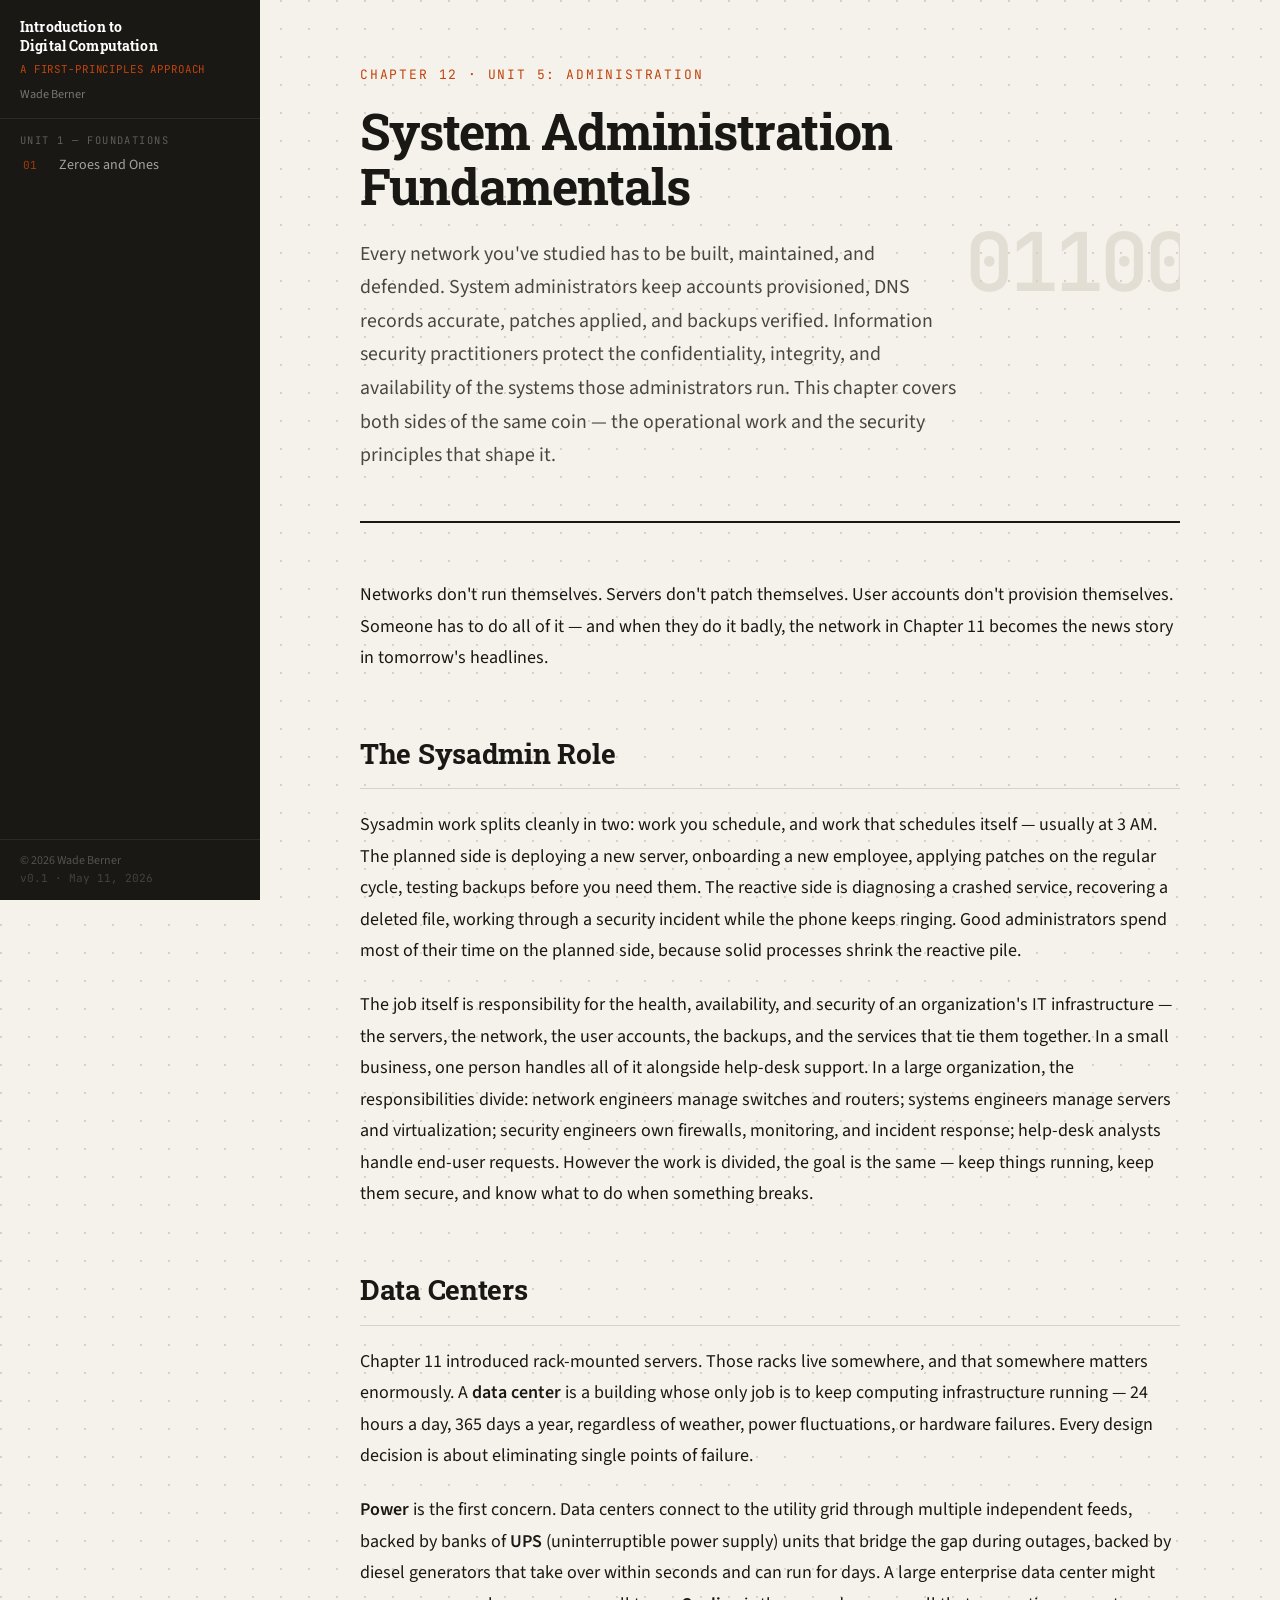
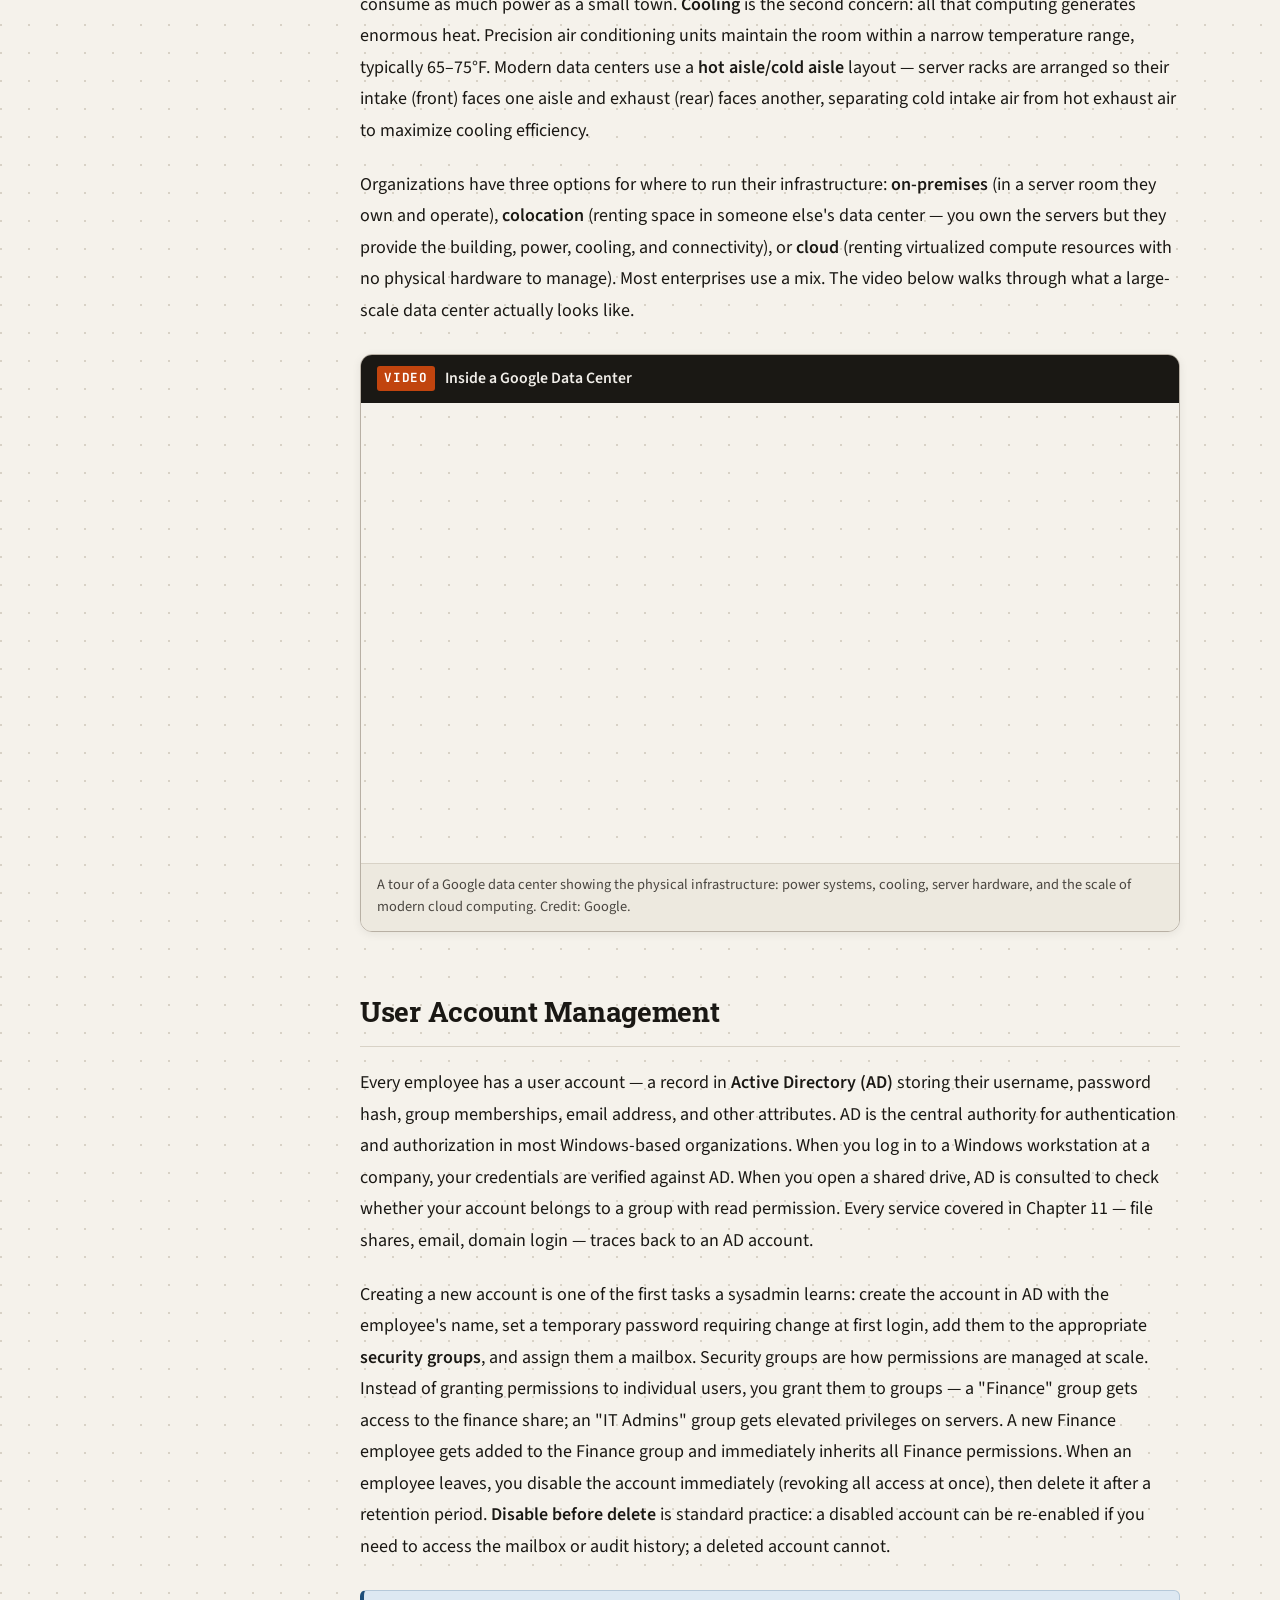
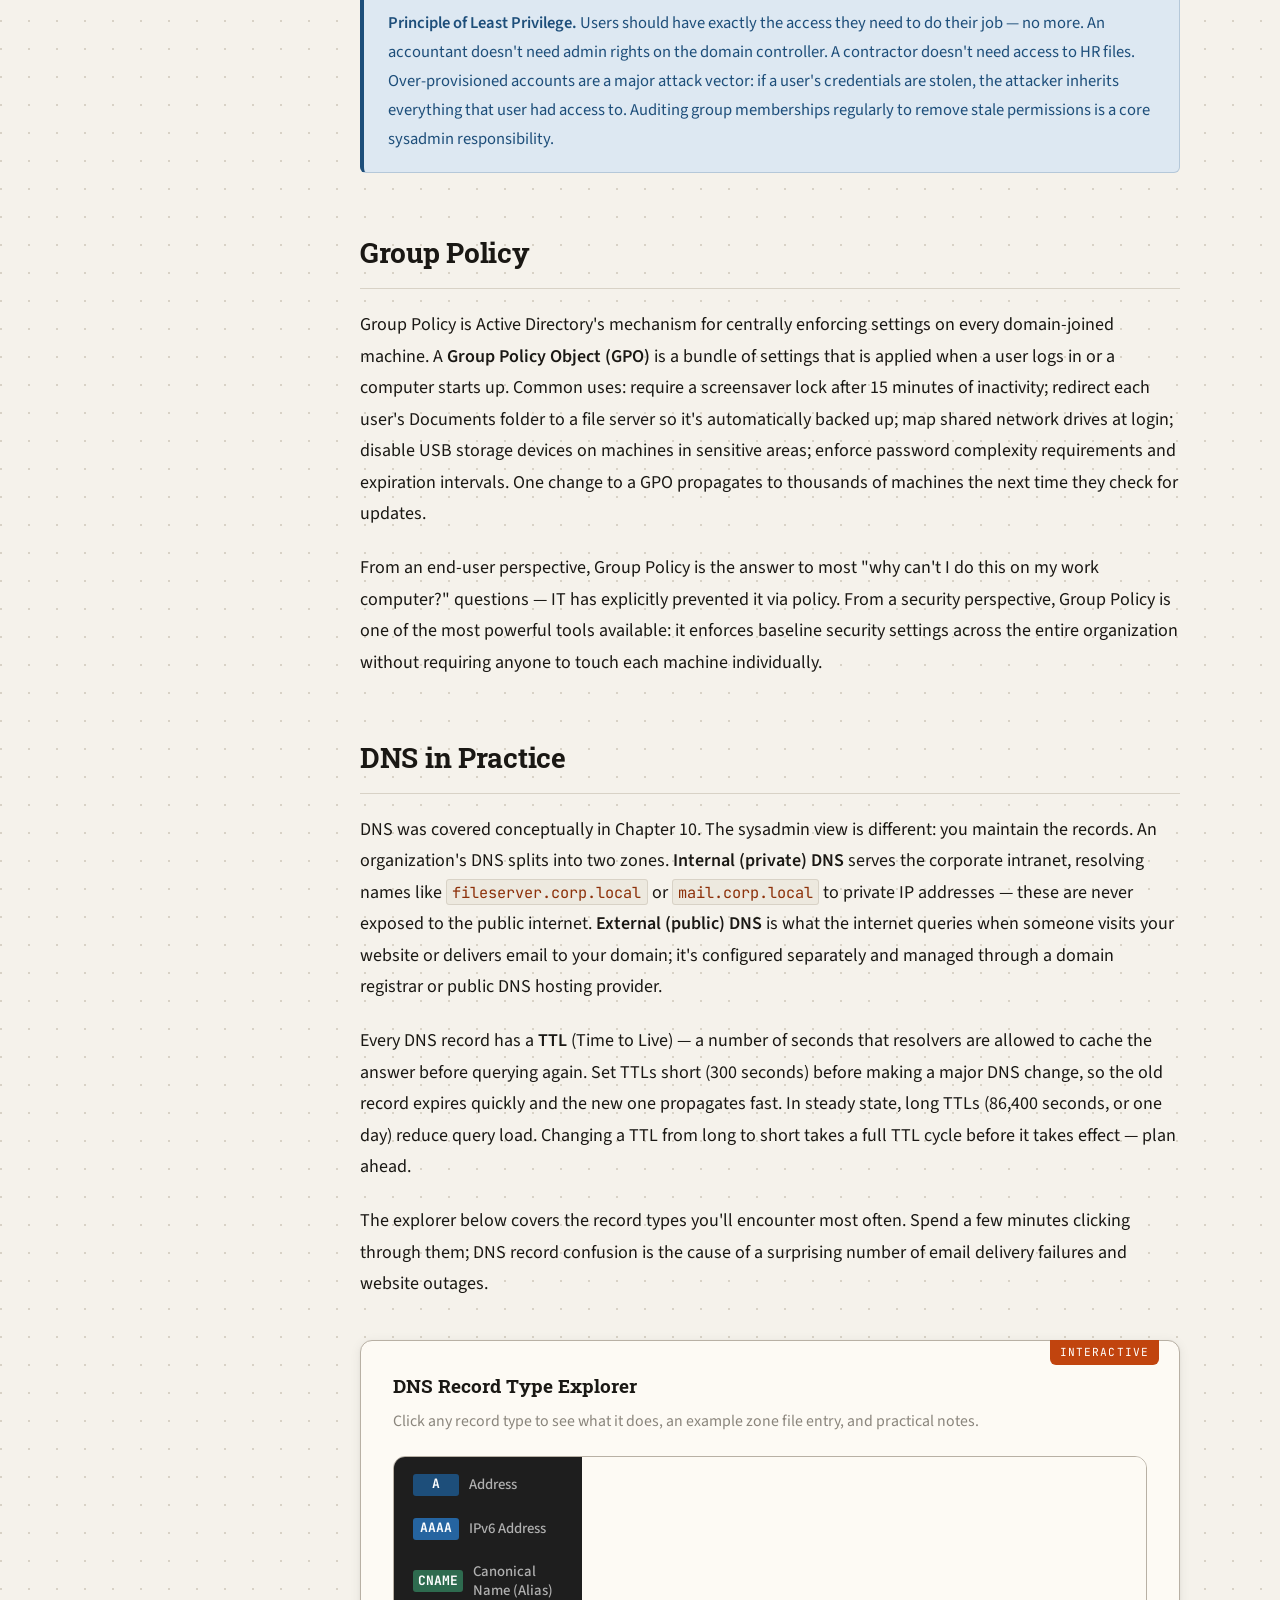
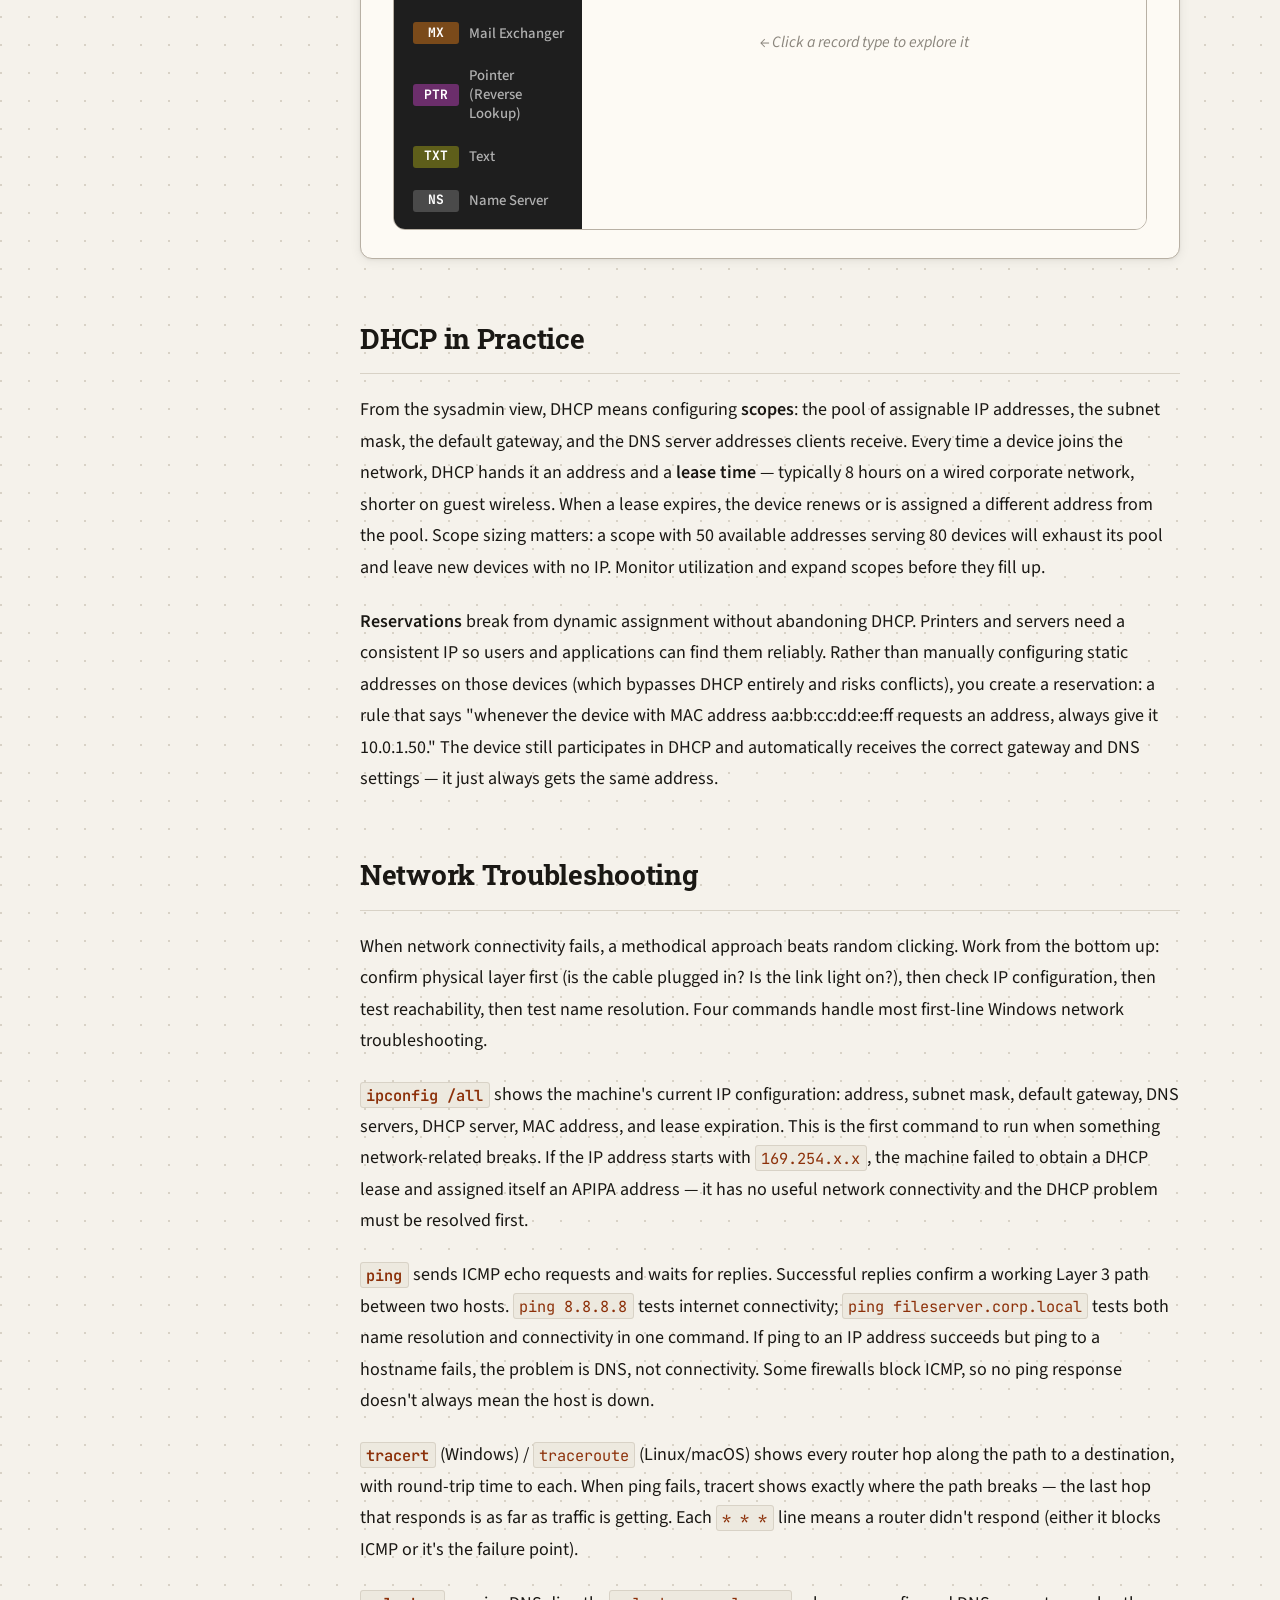
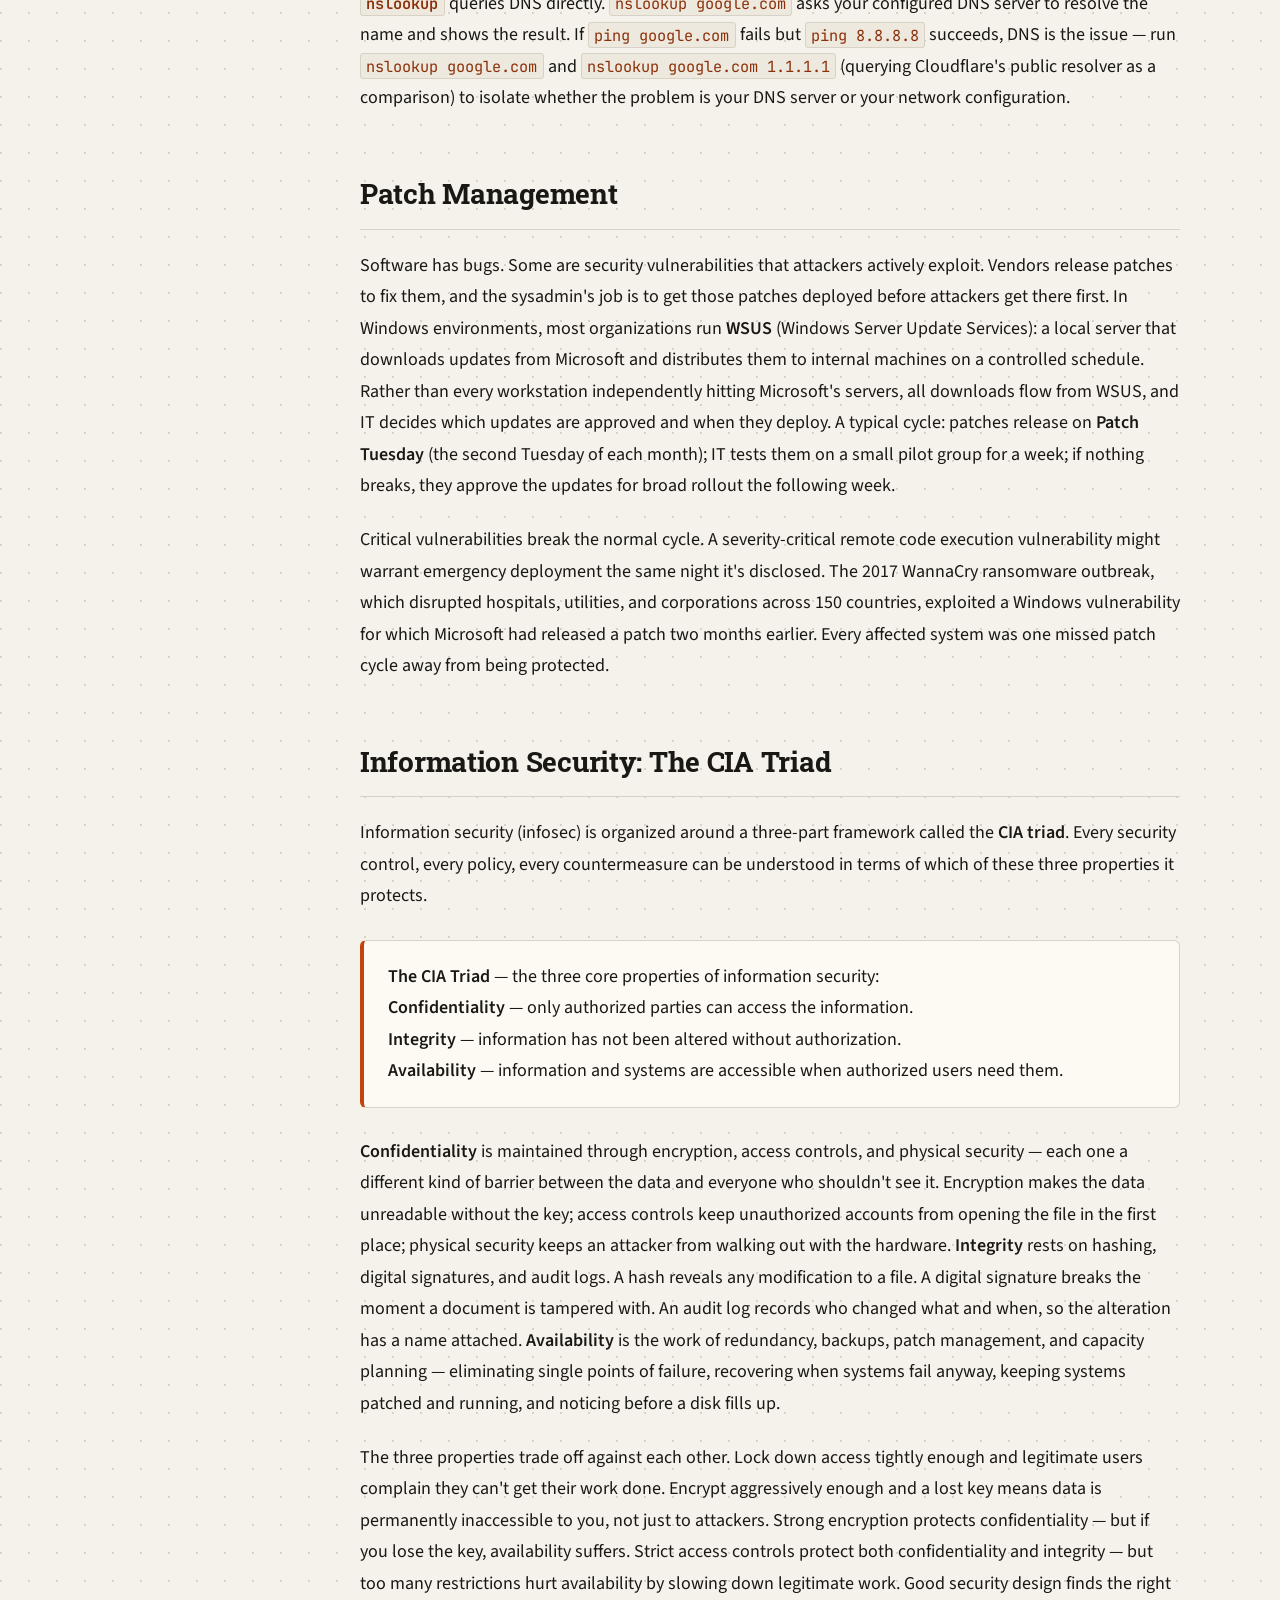
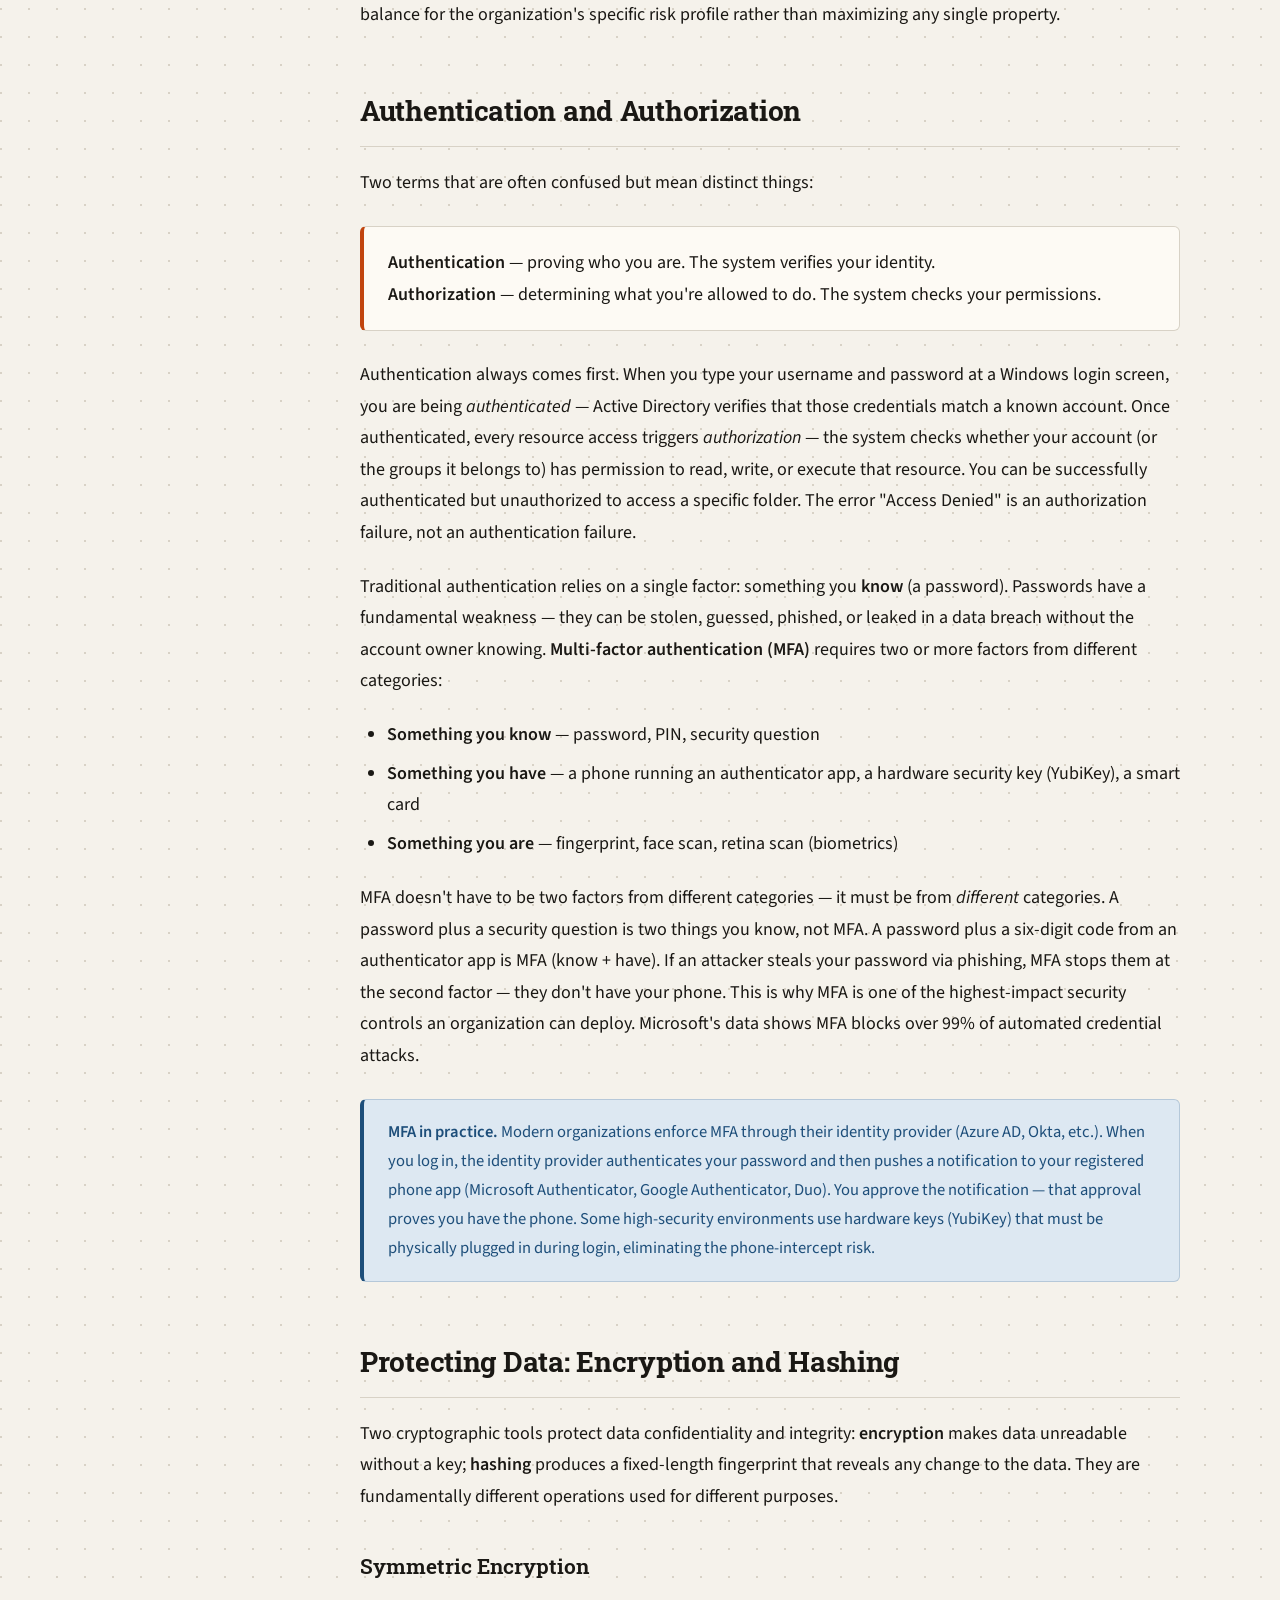
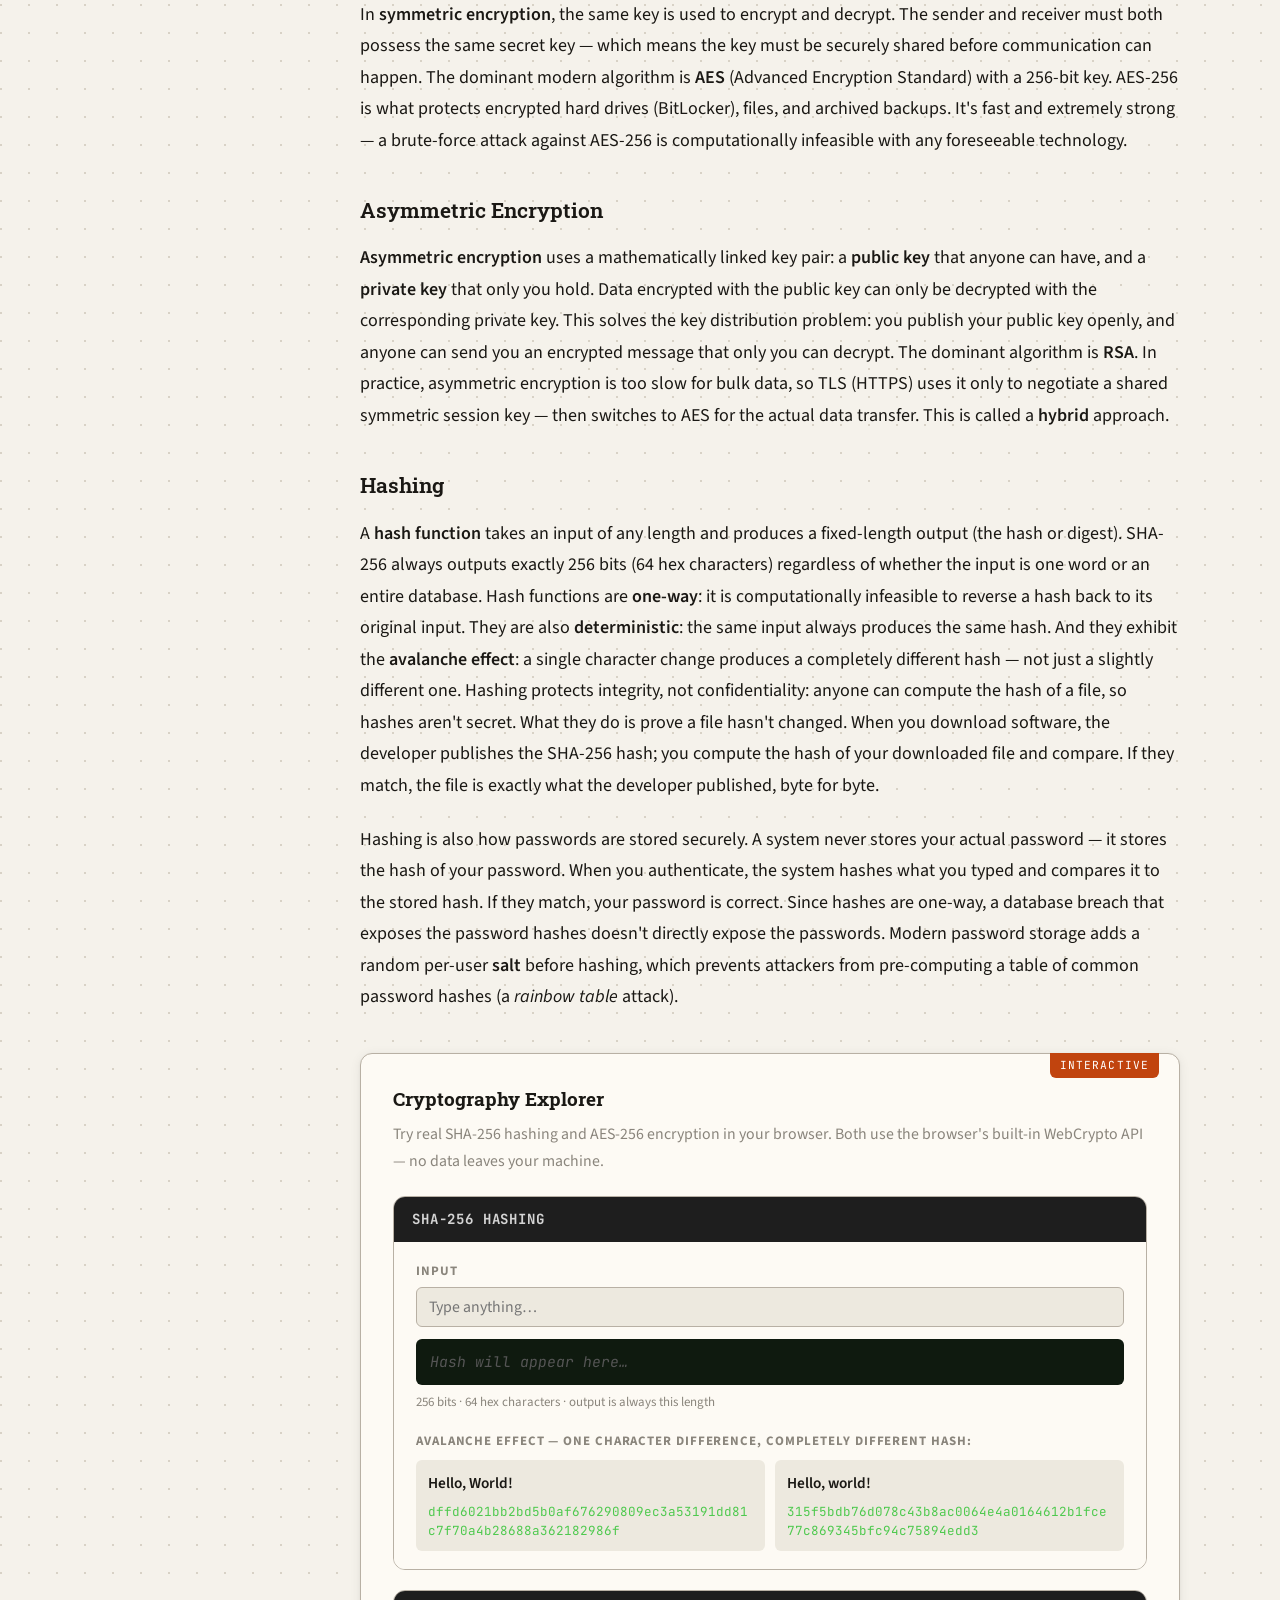
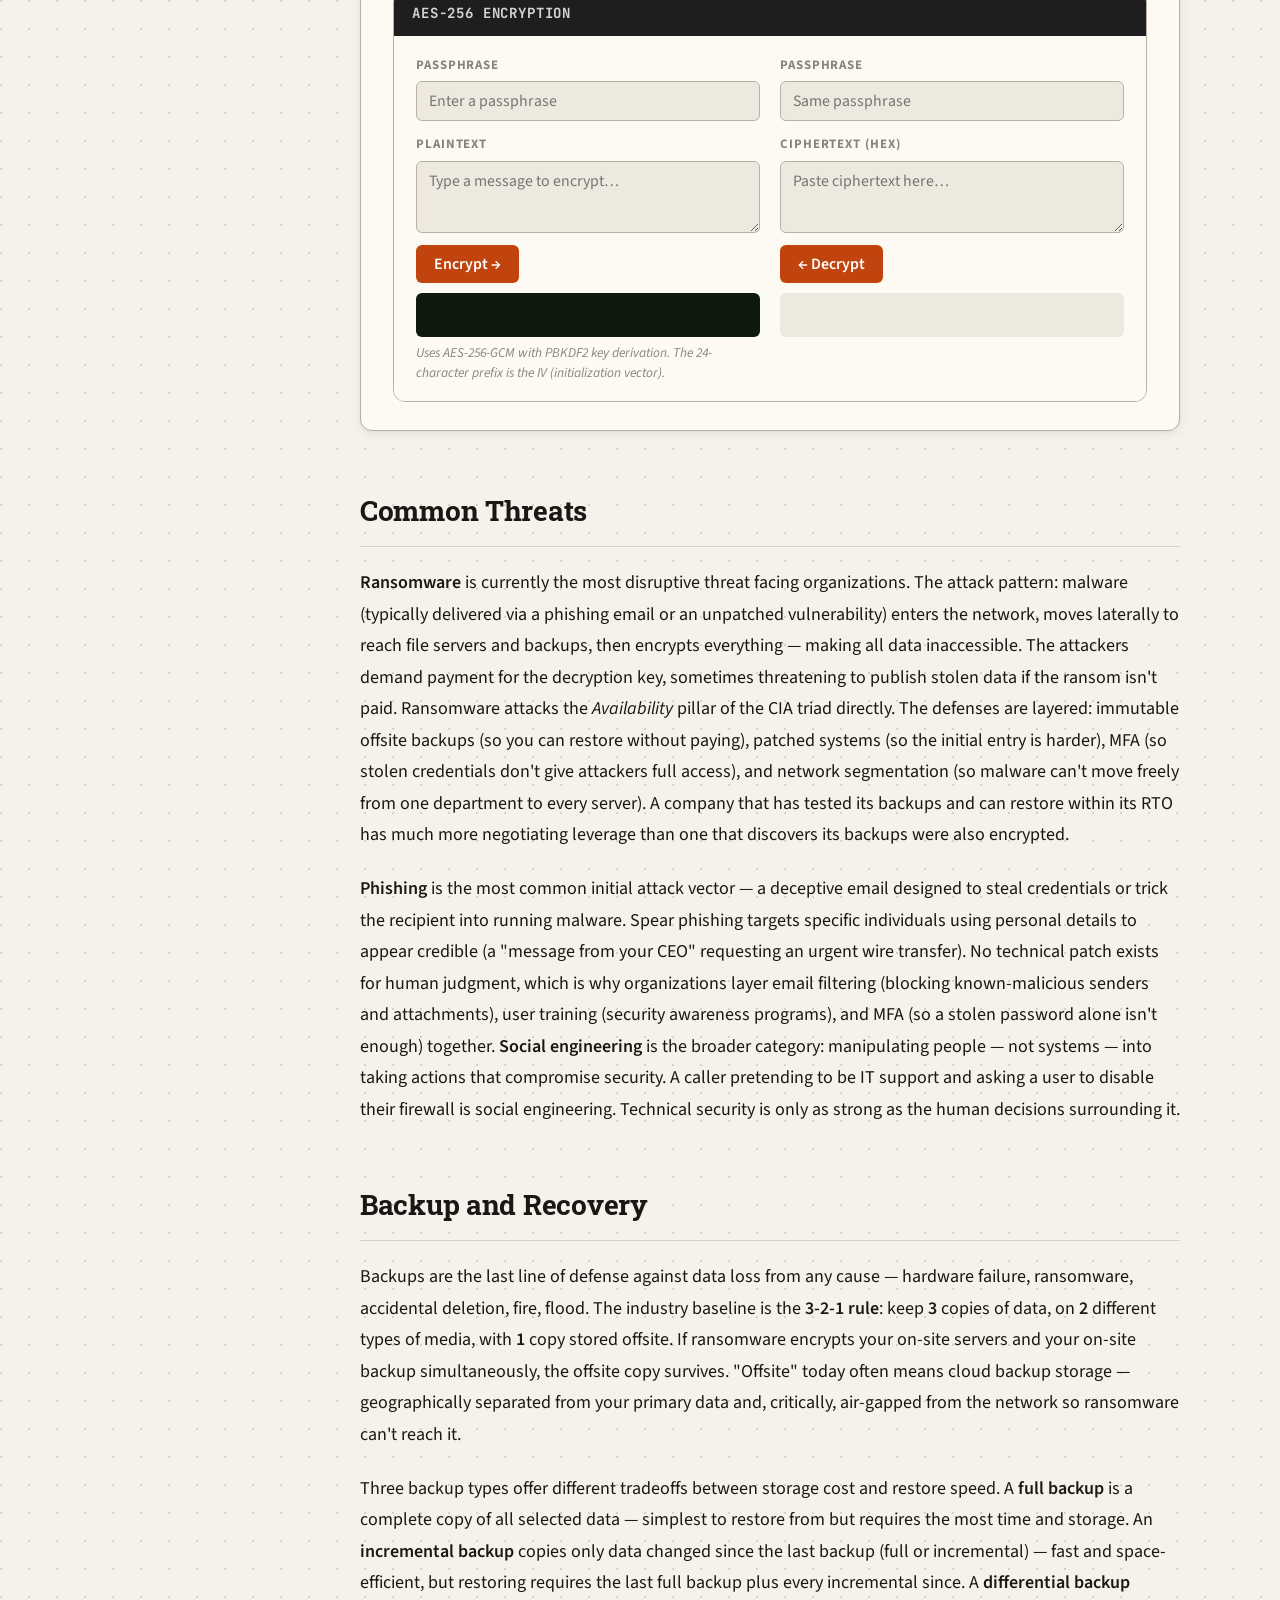
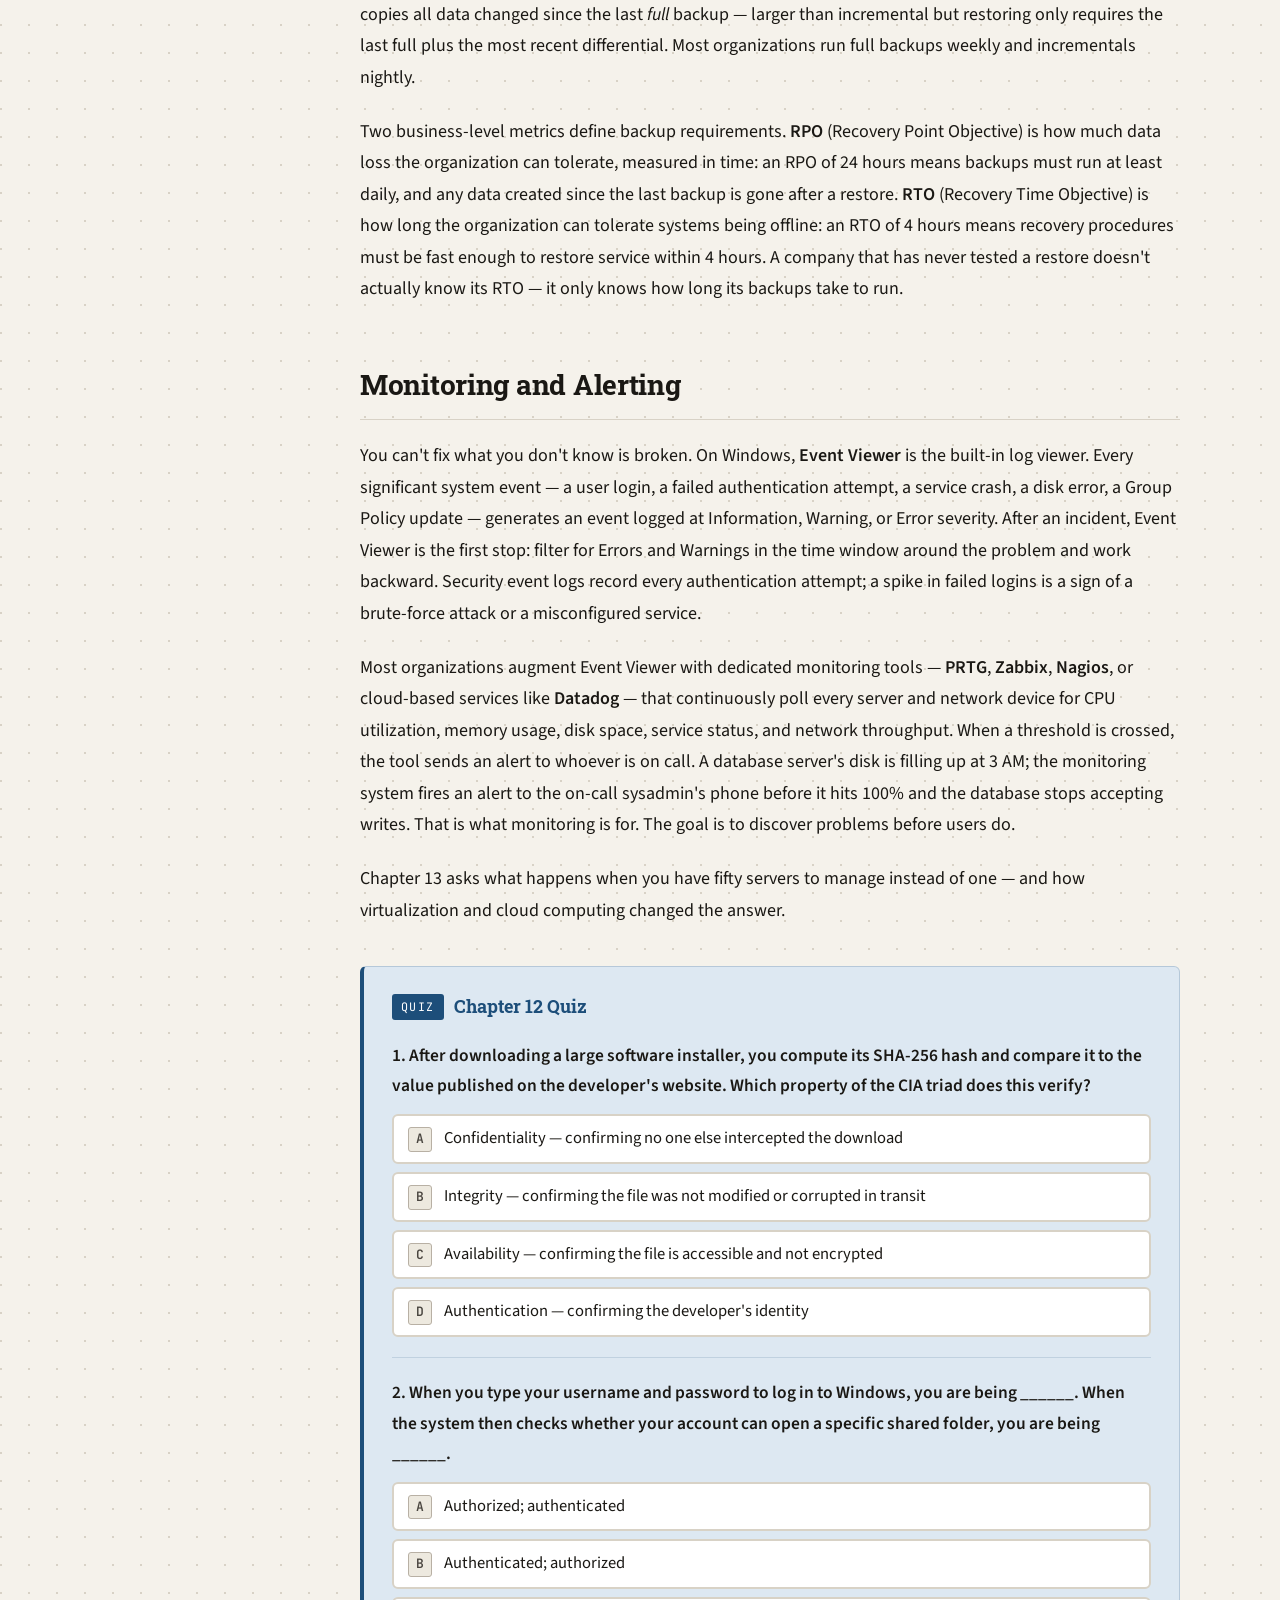
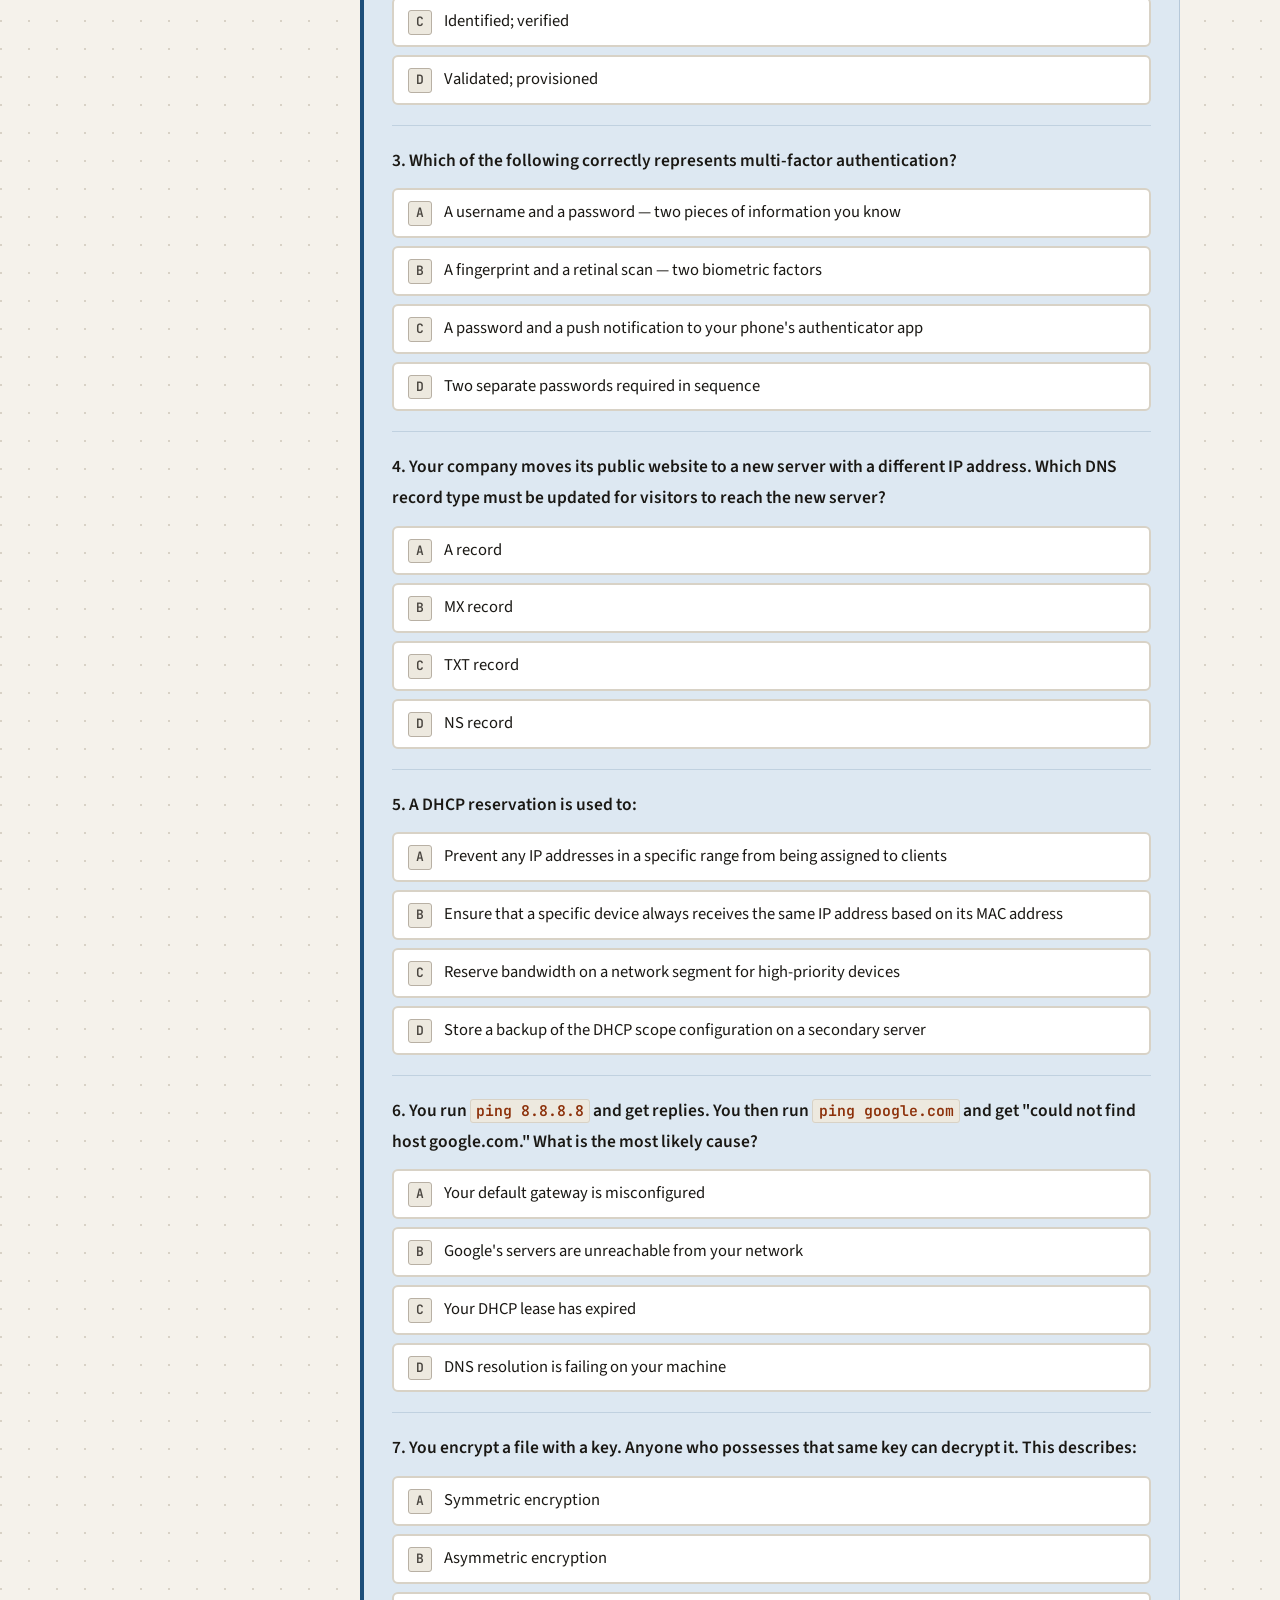
<file: chapters/ch12.html>
<!DOCTYPE html>
<html lang="en">
<head>
  <meta charset="UTF-8">
  <meta name="viewport" content="width=device-width, initial-scale=1.0">
  <title>Chapter 12: System Administration Fundamentals — Introduction to Digital Computation</title>
  <link rel="icon" href="../favicon.svg" type="image/svg+xml">
  <link rel="stylesheet" href="../css/main.css">
</head>
<body>

<div class="site-wrapper">

  <nav class="sidebar" aria-label="Book navigation">
    <div class="sidebar-logo">
      <a href="../index.html" class="book-title">Introduction to<br>Digital Computation</a>
      <div class="book-subtitle">A First-Principles Approach</div>
      <div class="book-author">Wade Berner</div>
    </div>
    <div class="nav-unit">
      <div class="nav-unit-label">Unit 1 — Foundations</div>
      <a href="ch01.html" class="nav-chapter"><span class="ch-num">01</span> Zeroes and Ones</a>
      <a href="ch02.html" class="nav-chapter"><span class="ch-num">02</span> Physical Bits</a>
      <a href="ch03.html" class="nav-chapter"><span class="ch-num">03</span> Data Representation</a>
    </div>
    <div class="nav-unit">
      <div class="nav-unit-label">Unit 2 — Hardware</div>
      <a href="ch04.html" class="nav-chapter"><span class="ch-num">04</span> Processors</a>
      <a href="ch05.html" class="nav-chapter"><span class="ch-num">05</span> Memory &amp; Storage</a>
      <a href="ch06.html" class="nav-chapter"><span class="ch-num">06</span> I/O &amp; System Architecture</a>
    </div>
    <div class="nav-unit">
      <div class="nav-unit-label">Unit 3 — Software</div>
      <a href="ch07.html" class="nav-chapter"><span class="ch-num">07</span> System vs. Application Software</a>
      <a href="ch08.html" class="nav-chapter"><span class="ch-num">08</span> Operating Systems</a>
      <a href="ch09.html" class="nav-chapter"><span class="ch-num">09</span> File Systems &amp; Directory Services</a>
    </div>
    <div class="nav-unit">
      <div class="nav-unit-label">Unit 4 — Networks</div>
      <a href="ch10.html" class="nav-chapter"><span class="ch-num">10</span> Networking Fundamentals</a>
      <a href="ch11.html" class="nav-chapter"><span class="ch-num">11</span> Network Architecture &amp; Communication</a>
    </div>
    <div class="nav-unit">
      <div class="nav-unit-label">Unit 5 — Administration</div>
      <a href="ch12.html" class="nav-chapter active"><span class="ch-num">12</span> System Administration</a>
      <a href="ch13.html" class="nav-chapter"><span class="ch-num">13</span> Virtualization &amp; Cloud</a>
      <a href="ch14.html" class="nav-chapter"><span class="ch-num">14</span> Putting It All Together</a>
    </div>
    <div class="sidebar-footer">&copy; 2026 Wade Berner<br><span class="sidebar-version">v0.1 &middot; May 11, 2026</span></div>
  </nav>

  <main class="main-content">

    <header class="chapter-header">
      <div class="chapter-eyebrow">Chapter 12 · Unit 5: Administration</div>
      <h1 class="chapter-title">System Administration Fundamentals</h1>
      <div class="chapter-deco">01100</div>
      <p class="chapter-intro">Every network you've studied has to be built, maintained, and defended. System administrators keep accounts provisioned, DNS records accurate, patches applied, and backups verified. Information security practitioners protect the confidentiality, integrity, and availability of the systems those administrators run. This chapter covers both sides of the same coin — the operational work and the security principles that shape it.</p>
    </header>

    <article class="prose">

    <p>Networks don't run themselves. Servers don't patch themselves. User accounts don't provision themselves. Someone has to do all of it — and when they do it badly, the network in Chapter 11 becomes the news story in tomorrow's headlines.</p>

    <h2>The Sysadmin Role</h2>

    <p>Sysadmin work splits cleanly in two: work you schedule, and work that schedules itself — usually at 3 AM. The planned side is deploying a new server, onboarding a new employee, applying patches on the regular cycle, testing backups before you need them. The reactive side is diagnosing a crashed service, recovering a deleted file, working through a security incident while the phone keeps ringing. Good administrators spend most of their time on the planned side, because solid processes shrink the reactive pile.</p>

    <p>The job itself is responsibility for the health, availability, and security of an organization's IT infrastructure — the servers, the network, the user accounts, the backups, and the services that tie them together. In a small business, one person handles all of it alongside help-desk support. In a large organization, the responsibilities divide: network engineers manage switches and routers; systems engineers manage servers and virtualization; security engineers own firewalls, monitoring, and incident response; help-desk analysts handle end-user requests. However the work is divided, the goal is the same — keep things running, keep them secure, and know what to do when something breaks.</p>

    <h2>Data Centers</h2>

    <p>Chapter 11 introduced rack-mounted servers. Those racks live somewhere, and that somewhere matters enormously. A <strong>data center</strong> is a building whose only job is to keep computing infrastructure running — 24 hours a day, 365 days a year, regardless of weather, power fluctuations, or hardware failures. Every design decision is about eliminating single points of failure.</p>

    <p><strong>Power</strong> is the first concern. Data centers connect to the utility grid through multiple independent feeds, backed by banks of <strong>UPS</strong> (uninterruptible power supply) units that bridge the gap during outages, backed by diesel generators that take over within seconds and can run for days. A large enterprise data center might consume as much power as a small town. <strong>Cooling</strong> is the second concern: all that computing generates enormous heat. Precision air conditioning units maintain the room within a narrow temperature range, typically 65–75°F. Modern data centers use a <strong>hot aisle/cold aisle</strong> layout — server racks are arranged so their intake (front) faces one aisle and exhaust (rear) faces another, separating cold intake air from hot exhaust air to maximize cooling efficiency.</p>

    <p>Organizations have three options for where to run their infrastructure: <strong>on-premises</strong> (in a server room they own and operate), <strong>colocation</strong> (renting space in someone else's data center — you own the servers but they provide the building, power, cooling, and connectivity), or <strong>cloud</strong> (renting virtualized compute resources with no physical hardware to manage). Most enterprises use a mix. The video below walks through what a large-scale data center actually looks like.</p>

    <div class="video-wrap">
      <div class="video-header">
        <span class="video-label">Video</span>
        <span class="video-title">Inside a Google Data Center</span>
      </div>
      <div class="video-frame">
        <iframe src="https://www.youtube.com/embed/80aK2_iwMOs" title="Inside a Google Data Center" allowfullscreen></iframe>
      </div>
      <div class="video-caption">A tour of a Google data center showing the physical infrastructure: power systems, cooling, server hardware, and the scale of modern cloud computing. Credit: Google.</div>
    </div>

    <h2>User Account Management</h2>

    <p>Every employee has a user account — a record in <strong>Active Directory (AD)</strong> storing their username, password hash, group memberships, email address, and other attributes. AD is the central authority for authentication and authorization in most Windows-based organizations. When you log in to a Windows workstation at a company, your credentials are verified against AD. When you open a shared drive, AD is consulted to check whether your account belongs to a group with read permission. Every service covered in Chapter 11 — file shares, email, domain login — traces back to an AD account.</p>

    <p>Creating a new account is one of the first tasks a sysadmin learns: create the account in AD with the employee's name, set a temporary password requiring change at first login, add them to the appropriate <strong>security groups</strong>, and assign them a mailbox. Security groups are how permissions are managed at scale. Instead of granting permissions to individual users, you grant them to groups — a "Finance" group gets access to the finance share; an "IT Admins" group gets elevated privileges on servers. A new Finance employee gets added to the Finance group and immediately inherits all Finance permissions. When an employee leaves, you disable the account immediately (revoking all access at once), then delete it after a retention period. <strong>Disable before delete</strong> is standard practice: a disabled account can be re-enabled if you need to access the mailbox or audit history; a deleted account cannot.</p>

    <div class="note">
      <strong>Principle of Least Privilege.</strong> Users should have exactly the access they need to do their job — no more. An accountant doesn't need admin rights on the domain controller. A contractor doesn't need access to HR files. Over-provisioned accounts are a major attack vector: if a user's credentials are stolen, the attacker inherits everything that user had access to. Auditing group memberships regularly to remove stale permissions is a core sysadmin responsibility.
    </div>

    <h2>Group Policy</h2>

    <p>Group Policy is Active Directory's mechanism for centrally enforcing settings on every domain-joined machine. A <strong>Group Policy Object (GPO)</strong> is a bundle of settings that is applied when a user logs in or a computer starts up. Common uses: require a screensaver lock after 15 minutes of inactivity; redirect each user's Documents folder to a file server so it's automatically backed up; map shared network drives at login; disable USB storage devices on machines in sensitive areas; enforce password complexity requirements and expiration intervals. One change to a GPO propagates to thousands of machines the next time they check for updates.</p>

    <p>From an end-user perspective, Group Policy is the answer to most "why can't I do this on my work computer?" questions — IT has explicitly prevented it via policy. From a security perspective, Group Policy is one of the most powerful tools available: it enforces baseline security settings across the entire organization without requiring anyone to touch each machine individually.</p>

    <h2>DNS in Practice</h2>

    <p>DNS was covered conceptually in Chapter 10. The sysadmin view is different: you maintain the records. An organization's DNS splits into two zones. <strong>Internal (private) DNS</strong> serves the corporate intranet, resolving names like <code>fileserver.corp.local</code> or <code>mail.corp.local</code> to private IP addresses — these are never exposed to the public internet. <strong>External (public) DNS</strong> is what the internet queries when someone visits your website or delivers email to your domain; it's configured separately and managed through a domain registrar or public DNS hosting provider.</p>

    <p>Every DNS record has a <strong>TTL</strong> (Time to Live) — a number of seconds that resolvers are allowed to cache the answer before querying again. Set TTLs short (300 seconds) before making a major DNS change, so the old record expires quickly and the new one propagates fast. In steady state, long TTLs (86,400 seconds, or one day) reduce query load. Changing a TTL from long to short takes a full TTL cycle before it takes effect — plan ahead.</p>

    <p>The explorer below covers the record types you'll encounter most often. Spend a few minutes clicking through them; DNS record confusion is the cause of a surprising number of email delivery failures and website outages.</p>

    <div class="widget-card" data-widget-name="Interactive">
      <div class="widget-title">DNS Record Type Explorer</div>
      <div class="widget-desc">Click any record type to see what it does, an example zone file entry, and practical notes.</div>
      <div data-widget="dns-records"></div>
    </div>

    <h2>DHCP in Practice</h2>

    <p>From the sysadmin view, DHCP means configuring <strong>scopes</strong>: the pool of assignable IP addresses, the subnet mask, the default gateway, and the DNS server addresses clients receive. Every time a device joins the network, DHCP hands it an address and a <strong>lease time</strong> — typically 8 hours on a wired corporate network, shorter on guest wireless. When a lease expires, the device renews or is assigned a different address from the pool. Scope sizing matters: a scope with 50 available addresses serving 80 devices will exhaust its pool and leave new devices with no IP. Monitor utilization and expand scopes before they fill up.</p>

    <p><strong>Reservations</strong> break from dynamic assignment without abandoning DHCP. Printers and servers need a consistent IP so users and applications can find them reliably. Rather than manually configuring static addresses on those devices (which bypasses DHCP entirely and risks conflicts), you create a reservation: a rule that says "whenever the device with MAC address aa:bb:cc:dd:ee:ff requests an address, always give it 10.0.1.50." The device still participates in DHCP and automatically receives the correct gateway and DNS settings — it just always gets the same address.</p>

    <h2>Network Troubleshooting</h2>

    <p>When network connectivity fails, a methodical approach beats random clicking. Work from the bottom up: confirm physical layer first (is the cable plugged in? Is the link light on?), then check IP configuration, then test reachability, then test name resolution. Four commands handle most first-line Windows network troubleshooting.</p>

    <p><strong><code>ipconfig /all</code></strong> shows the machine's current IP configuration: address, subnet mask, default gateway, DNS servers, DHCP server, MAC address, and lease expiration. This is the first command to run when something network-related breaks. If the IP address starts with <code>169.254.x.x</code>, the machine failed to obtain a DHCP lease and assigned itself an APIPA address — it has no useful network connectivity and the DHCP problem must be resolved first.</p>

    <p><strong><code>ping</code></strong> sends ICMP echo requests and waits for replies. Successful replies confirm a working Layer 3 path between two hosts. <code>ping 8.8.8.8</code> tests internet connectivity; <code>ping fileserver.corp.local</code> tests both name resolution and connectivity in one command. If ping to an IP address succeeds but ping to a hostname fails, the problem is DNS, not connectivity. Some firewalls block ICMP, so no ping response doesn't always mean the host is down.</p>

    <p><strong><code>tracert</code></strong> (Windows) / <code>traceroute</code> (Linux/macOS) shows every router hop along the path to a destination, with round-trip time to each. When ping fails, tracert shows exactly where the path breaks — the last hop that responds is as far as traffic is getting. Each <code>* * *</code> line means a router didn't respond (either it blocks ICMP or it's the failure point).</p>

    <p><strong><code>nslookup</code></strong> queries DNS directly. <code>nslookup google.com</code> asks your configured DNS server to resolve the name and shows the result. If <code>ping google.com</code> fails but <code>ping 8.8.8.8</code> succeeds, DNS is the issue — run <code>nslookup google.com</code> and <code>nslookup google.com 1.1.1.1</code> (querying Cloudflare's public resolver as a comparison) to isolate whether the problem is your DNS server or your network configuration.</p>

    <h2>Patch Management</h2>

    <p>Software has bugs. Some are security vulnerabilities that attackers actively exploit. Vendors release patches to fix them, and the sysadmin's job is to get those patches deployed before attackers get there first. In Windows environments, most organizations run <strong>WSUS</strong> (Windows Server Update Services): a local server that downloads updates from Microsoft and distributes them to internal machines on a controlled schedule. Rather than every workstation independently hitting Microsoft's servers, all downloads flow from WSUS, and IT decides which updates are approved and when they deploy. A typical cycle: patches release on <strong>Patch Tuesday</strong> (the second Tuesday of each month); IT tests them on a small pilot group for a week; if nothing breaks, they approve the updates for broad rollout the following week.</p>

    <p>Critical vulnerabilities break the normal cycle. A severity-critical remote code execution vulnerability might warrant emergency deployment the same night it's disclosed. The 2017 WannaCry ransomware outbreak, which disrupted hospitals, utilities, and corporations across 150 countries, exploited a Windows vulnerability for which Microsoft had released a patch two months earlier. Every affected system was one missed patch cycle away from being protected.</p>

    <h2>Information Security: The CIA Triad</h2>

    <p>Information security (infosec) is organized around a three-part framework called the <strong>CIA triad</strong>. Every security control, every policy, every countermeasure can be understood in terms of which of these three properties it protects.</p>

    <div class="definition">
      <strong>The CIA Triad</strong> — the three core properties of information security:<br>
      <strong>Confidentiality</strong> — only authorized parties can access the information.<br>
      <strong>Integrity</strong> — information has not been altered without authorization.<br>
      <strong>Availability</strong> — information and systems are accessible when authorized users need them.
    </div>

    <p><strong>Confidentiality</strong> is maintained through encryption, access controls, and physical security — each one a different kind of barrier between the data and everyone who shouldn't see it. Encryption makes the data unreadable without the key; access controls keep unauthorized accounts from opening the file in the first place; physical security keeps an attacker from walking out with the hardware. <strong>Integrity</strong> rests on hashing, digital signatures, and audit logs. A hash reveals any modification to a file. A digital signature breaks the moment a document is tampered with. An audit log records who changed what and when, so the alteration has a name attached. <strong>Availability</strong> is the work of redundancy, backups, patch management, and capacity planning — eliminating single points of failure, recovering when systems fail anyway, keeping systems patched and running, and noticing before a disk fills up.</p>

    <p>The three properties trade off against each other. Lock down access tightly enough and legitimate users complain they can't get their work done. Encrypt aggressively enough and a lost key means data is permanently inaccessible to you, not just to attackers. Strong encryption protects confidentiality — but if you lose the key, availability suffers. Strict access controls protect both confidentiality and integrity — but too many restrictions hurt availability by slowing down legitimate work. Good security design finds the right balance for the organization's specific risk profile rather than maximizing any single property.</p>

    <h2>Authentication and Authorization</h2>

    <p>Two terms that are often confused but mean distinct things:</p>

    <div class="definition">
      <strong>Authentication</strong> — proving who you are. The system verifies your identity.<br>
      <strong>Authorization</strong> — determining what you're allowed to do. The system checks your permissions.
    </div>

    <p>Authentication always comes first. When you type your username and password at a Windows login screen, you are being <em>authenticated</em> — Active Directory verifies that those credentials match a known account. Once authenticated, every resource access triggers <em>authorization</em> — the system checks whether your account (or the groups it belongs to) has permission to read, write, or execute that resource. You can be successfully authenticated but unauthorized to access a specific folder. The error "Access Denied" is an authorization failure, not an authentication failure.</p>

    <p>Traditional authentication relies on a single factor: something you <strong>know</strong> (a password). Passwords have a fundamental weakness — they can be stolen, guessed, phished, or leaked in a data breach without the account owner knowing. <strong>Multi-factor authentication (MFA)</strong> requires two or more factors from different categories:</p>

    <ul>
      <li><strong>Something you know</strong> — password, PIN, security question</li>
      <li><strong>Something you have</strong> — a phone running an authenticator app, a hardware security key (YubiKey), a smart card</li>
      <li><strong>Something you are</strong> — fingerprint, face scan, retina scan (biometrics)</li>
    </ul>

    <p>MFA doesn't have to be two factors from different categories — it must be from <em>different</em> categories. A password plus a security question is two things you know, not MFA. A password plus a six-digit code from an authenticator app is MFA (know + have). If an attacker steals your password via phishing, MFA stops them at the second factor — they don't have your phone. This is why MFA is one of the highest-impact security controls an organization can deploy. Microsoft's data shows MFA blocks over 99% of automated credential attacks.</p>

    <div class="note">
      <strong>MFA in practice.</strong> Modern organizations enforce MFA through their identity provider (Azure AD, Okta, etc.). When you log in, the identity provider authenticates your password and then pushes a notification to your registered phone app (Microsoft Authenticator, Google Authenticator, Duo). You approve the notification — that approval proves you have the phone. Some high-security environments use hardware keys (YubiKey) that must be physically plugged in during login, eliminating the phone-intercept risk.
    </div>

    <h2>Protecting Data: Encryption and Hashing</h2>

    <p>Two cryptographic tools protect data confidentiality and integrity: <strong>encryption</strong> makes data unreadable without a key; <strong>hashing</strong> produces a fixed-length fingerprint that reveals any change to the data. They are fundamentally different operations used for different purposes.</p>

    <h3>Symmetric Encryption</h3>

    <p>In <strong>symmetric encryption</strong>, the same key is used to encrypt and decrypt. The sender and receiver must both possess the same secret key — which means the key must be securely shared before communication can happen. The dominant modern algorithm is <strong>AES</strong> (Advanced Encryption Standard) with a 256-bit key. AES-256 is what protects encrypted hard drives (BitLocker), files, and archived backups. It's fast and extremely strong — a brute-force attack against AES-256 is computationally infeasible with any foreseeable technology.</p>

    <h3>Asymmetric Encryption</h3>

    <p><strong>Asymmetric encryption</strong> uses a mathematically linked key pair: a <strong>public key</strong> that anyone can have, and a <strong>private key</strong> that only you hold. Data encrypted with the public key can only be decrypted with the corresponding private key. This solves the key distribution problem: you publish your public key openly, and anyone can send you an encrypted message that only you can decrypt. The dominant algorithm is <strong>RSA</strong>. In practice, asymmetric encryption is too slow for bulk data, so TLS (HTTPS) uses it only to negotiate a shared symmetric session key — then switches to AES for the actual data transfer. This is called a <strong>hybrid</strong> approach.</p>

    <h3>Hashing</h3>

    <p>A <strong>hash function</strong> takes an input of any length and produces a fixed-length output (the hash or digest). SHA-256 always outputs exactly 256 bits (64 hex characters) regardless of whether the input is one word or an entire database. Hash functions are <strong>one-way</strong>: it is computationally infeasible to reverse a hash back to its original input. They are also <strong>deterministic</strong>: the same input always produces the same hash. And they exhibit the <strong>avalanche effect</strong>: a single character change produces a completely different hash — not just a slightly different one. Hashing protects integrity, not confidentiality: anyone can compute the hash of a file, so hashes aren't secret. What they do is prove a file hasn't changed. When you download software, the developer publishes the SHA-256 hash; you compute the hash of your downloaded file and compare. If they match, the file is exactly what the developer published, byte for byte.</p>

    <p>Hashing is also how passwords are stored securely. A system never stores your actual password — it stores the hash of your password. When you authenticate, the system hashes what you typed and compares it to the stored hash. If they match, your password is correct. Since hashes are one-way, a database breach that exposes the password hashes doesn't directly expose the passwords. Modern password storage adds a random per-user <strong>salt</strong> before hashing, which prevents attackers from pre-computing a table of common password hashes (a <em>rainbow table</em> attack).</p>

    <div class="widget-card" data-widget-name="Interactive">
      <div class="widget-title">Cryptography Explorer</div>
      <div class="widget-desc">Try real SHA-256 hashing and AES-256 encryption in your browser. Both use the browser's built-in WebCrypto API — no data leaves your machine.</div>
      <div data-widget="crypto-explorer"></div>
    </div>

    <h2>Common Threats</h2>

    <p><strong>Ransomware</strong> is currently the most disruptive threat facing organizations. The attack pattern: malware (typically delivered via a phishing email or an unpatched vulnerability) enters the network, moves laterally to reach file servers and backups, then encrypts everything — making all data inaccessible. The attackers demand payment for the decryption key, sometimes threatening to publish stolen data if the ransom isn't paid. Ransomware attacks the <em>Availability</em> pillar of the CIA triad directly. The defenses are layered: immutable offsite backups (so you can restore without paying), patched systems (so the initial entry is harder), MFA (so stolen credentials don't give attackers full access), and network segmentation (so malware can't move freely from one department to every server). A company that has tested its backups and can restore within its RTO has much more negotiating leverage than one that discovers its backups were also encrypted.</p>

    <p><strong>Phishing</strong> is the most common initial attack vector — a deceptive email designed to steal credentials or trick the recipient into running malware. Spear phishing targets specific individuals using personal details to appear credible (a "message from your CEO" requesting an urgent wire transfer). No technical patch exists for human judgment, which is why organizations layer email filtering (blocking known-malicious senders and attachments), user training (security awareness programs), and MFA (so a stolen password alone isn't enough) together. <strong>Social engineering</strong> is the broader category: manipulating people — not systems — into taking actions that compromise security. A caller pretending to be IT support and asking a user to disable their firewall is social engineering. Technical security is only as strong as the human decisions surrounding it.</p>

    <h2>Backup and Recovery</h2>

    <p>Backups are the last line of defense against data loss from any cause — hardware failure, ransomware, accidental deletion, fire, flood. The industry baseline is the <strong>3-2-1 rule</strong>: keep <strong>3</strong> copies of data, on <strong>2</strong> different types of media, with <strong>1</strong> copy stored offsite. If ransomware encrypts your on-site servers and your on-site backup simultaneously, the offsite copy survives. "Offsite" today often means cloud backup storage — geographically separated from your primary data and, critically, air-gapped from the network so ransomware can't reach it.</p>

    <p>Three backup types offer different tradeoffs between storage cost and restore speed. A <strong>full backup</strong> is a complete copy of all selected data — simplest to restore from but requires the most time and storage. An <strong>incremental backup</strong> copies only data changed since the last backup (full or incremental) — fast and space-efficient, but restoring requires the last full backup plus every incremental since. A <strong>differential backup</strong> copies all data changed since the last <em>full</em> backup — larger than incremental but restoring only requires the last full plus the most recent differential. Most organizations run full backups weekly and incrementals nightly.</p>

    <p>Two business-level metrics define backup requirements. <strong>RPO</strong> (Recovery Point Objective) is how much data loss the organization can tolerate, measured in time: an RPO of 24 hours means backups must run at least daily, and any data created since the last backup is gone after a restore. <strong>RTO</strong> (Recovery Time Objective) is how long the organization can tolerate systems being offline: an RTO of 4 hours means recovery procedures must be fast enough to restore service within 4 hours. A company that has never tested a restore doesn't actually know its RTO — it only knows how long its backups take to run.</p>

    <h2>Monitoring and Alerting</h2>

    <p>You can't fix what you don't know is broken. On Windows, <strong>Event Viewer</strong> is the built-in log viewer. Every significant system event — a user login, a failed authentication attempt, a service crash, a disk error, a Group Policy update — generates an event logged at Information, Warning, or Error severity. After an incident, Event Viewer is the first stop: filter for Errors and Warnings in the time window around the problem and work backward. Security event logs record every authentication attempt; a spike in failed logins is a sign of a brute-force attack or a misconfigured service.</p>

    <p>Most organizations augment Event Viewer with dedicated monitoring tools — <strong>PRTG</strong>, <strong>Zabbix</strong>, <strong>Nagios</strong>, or cloud-based services like <strong>Datadog</strong> — that continuously poll every server and network device for CPU utilization, memory usage, disk space, service status, and network throughput. When a threshold is crossed, the tool sends an alert to whoever is on call. A database server's disk is filling up at 3 AM; the monitoring system fires an alert to the on-call sysadmin's phone before it hits 100% and the database stops accepting writes. That is what monitoring is for. The goal is to discover problems before users do.</p>

    <p>Chapter 13 asks what happens when you have fifty servers to manage instead of one — and how virtualization and cloud computing changed the answer.</p>

    <!-- Quiz -->
    <div class="practice-block">
      <div class="practice-header">
        <span class="practice-label">Quiz</span>
        <span class="practice-title">Chapter 12 Quiz</span>
      </div>

      <div class="quiz-question" id="q1">
        <div class="q-text">1. After downloading a large software installer, you compute its SHA-256 hash and compare it to the value published on the developer's website. Which property of the CIA triad does this verify?</div>
        <div class="mc-options">
          <button class="mc-option" onclick="checkMC('q1',this,false)"><span class="mc-letter">A</span> Confidentiality — confirming no one else intercepted the download</button>
          <button class="mc-option" onclick="checkMC('q1',this,true)"><span class="mc-letter">B</span> Integrity — confirming the file was not modified or corrupted in transit</button>
          <button class="mc-option" onclick="checkMC('q1',this,false)"><span class="mc-letter">C</span> Availability — confirming the file is accessible and not encrypted</button>
          <button class="mc-option" onclick="checkMC('q1',this,false)"><span class="mc-letter">D</span> Authentication — confirming the developer's identity</button>
        </div>
        <div class="mc-feedback" id="q1-feedback"></div>
      </div>

      <div class="quiz-question" id="q2">
        <div class="q-text">2. When you type your username and password to log in to Windows, you are being ______. When the system then checks whether your account can open a specific shared folder, you are being ______.</div>
        <div class="mc-options">
          <button class="mc-option" onclick="checkMC('q2',this,false)"><span class="mc-letter">A</span> Authorized; authenticated</button>
          <button class="mc-option" onclick="checkMC('q2',this,true)"><span class="mc-letter">B</span> Authenticated; authorized</button>
          <button class="mc-option" onclick="checkMC('q2',this,false)"><span class="mc-letter">C</span> Identified; verified</button>
          <button class="mc-option" onclick="checkMC('q2',this,false)"><span class="mc-letter">D</span> Validated; provisioned</button>
        </div>
        <div class="mc-feedback" id="q2-feedback"></div>
      </div>

      <div class="quiz-question" id="q3">
        <div class="q-text">3. Which of the following correctly represents multi-factor authentication?</div>
        <div class="mc-options">
          <button class="mc-option" onclick="checkMC('q3',this,false)"><span class="mc-letter">A</span> A username and a password — two pieces of information you know</button>
          <button class="mc-option" onclick="checkMC('q3',this,false)"><span class="mc-letter">B</span> A fingerprint and a retinal scan — two biometric factors</button>
          <button class="mc-option" onclick="checkMC('q3',this,true)"><span class="mc-letter">C</span> A password and a push notification to your phone's authenticator app</button>
          <button class="mc-option" onclick="checkMC('q3',this,false)"><span class="mc-letter">D</span> Two separate passwords required in sequence</button>
        </div>
        <div class="mc-feedback" id="q3-feedback"></div>
      </div>

      <div class="quiz-question" id="q4">
        <div class="q-text">4. Your company moves its public website to a new server with a different IP address. Which DNS record type must be updated for visitors to reach the new server?</div>
        <div class="mc-options">
          <button class="mc-option" onclick="checkMC('q4',this,true)"><span class="mc-letter">A</span> A record</button>
          <button class="mc-option" onclick="checkMC('q4',this,false)"><span class="mc-letter">B</span> MX record</button>
          <button class="mc-option" onclick="checkMC('q4',this,false)"><span class="mc-letter">C</span> TXT record</button>
          <button class="mc-option" onclick="checkMC('q4',this,false)"><span class="mc-letter">D</span> NS record</button>
        </div>
        <div class="mc-feedback" id="q4-feedback"></div>
      </div>

      <div class="quiz-question" id="q5">
        <div class="q-text">5. A DHCP reservation is used to:</div>
        <div class="mc-options">
          <button class="mc-option" onclick="checkMC('q5',this,false)"><span class="mc-letter">A</span> Prevent any IP addresses in a specific range from being assigned to clients</button>
          <button class="mc-option" onclick="checkMC('q5',this,true)"><span class="mc-letter">B</span> Ensure that a specific device always receives the same IP address based on its MAC address</button>
          <button class="mc-option" onclick="checkMC('q5',this,false)"><span class="mc-letter">C</span> Reserve bandwidth on a network segment for high-priority devices</button>
          <button class="mc-option" onclick="checkMC('q5',this,false)"><span class="mc-letter">D</span> Store a backup of the DHCP scope configuration on a secondary server</button>
        </div>
        <div class="mc-feedback" id="q5-feedback"></div>
      </div>

      <div class="quiz-question" id="q6">
        <div class="q-text">6. You run <code>ping 8.8.8.8</code> and get replies. You then run <code>ping google.com</code> and get "could not find host google.com." What is the most likely cause?</div>
        <div class="mc-options">
          <button class="mc-option" onclick="checkMC('q6',this,false)"><span class="mc-letter">A</span> Your default gateway is misconfigured</button>
          <button class="mc-option" onclick="checkMC('q6',this,false)"><span class="mc-letter">B</span> Google's servers are unreachable from your network</button>
          <button class="mc-option" onclick="checkMC('q6',this,false)"><span class="mc-letter">C</span> Your DHCP lease has expired</button>
          <button class="mc-option" onclick="checkMC('q6',this,true)"><span class="mc-letter">D</span> DNS resolution is failing on your machine</button>
        </div>
        <div class="mc-feedback" id="q6-feedback"></div>
      </div>

      <div class="quiz-question" id="q7">
        <div class="q-text">7. You encrypt a file with a key. Anyone who possesses that same key can decrypt it. This describes:</div>
        <div class="mc-options">
          <button class="mc-option" onclick="checkMC('q7',this,true)"><span class="mc-letter">A</span> Symmetric encryption</button>
          <button class="mc-option" onclick="checkMC('q7',this,false)"><span class="mc-letter">B</span> Asymmetric encryption</button>
          <button class="mc-option" onclick="checkMC('q7',this,false)"><span class="mc-letter">C</span> Hashing</button>
          <button class="mc-option" onclick="checkMC('q7',this,false)"><span class="mc-letter">D</span> Public-key cryptography</button>
        </div>
        <div class="mc-feedback" id="q7-feedback"></div>
      </div>

      <div class="quiz-question" id="q8">
        <div class="q-text">8. You change the word "apple" to "Apple" in a document and recompute the SHA-256 hash. The new hash is completely different from the old one. This property of hash functions is called:</div>
        <div class="mc-options">
          <button class="mc-option" onclick="checkMC('q8',this,false)"><span class="mc-letter">A</span> Determinism</button>
          <button class="mc-option" onclick="checkMC('q8',this,false)"><span class="mc-letter">B</span> Collision resistance</button>
          <button class="mc-option" onclick="checkMC('q8',this,true)"><span class="mc-letter">C</span> The avalanche effect</button>
          <button class="mc-option" onclick="checkMC('q8',this,false)"><span class="mc-letter">D</span> One-way irreversibility</button>
        </div>
        <div class="mc-feedback" id="q8-feedback"></div>
      </div>

      <div class="quiz-question" id="q9">
        <div class="q-text">9. A ransomware attack encrypts all files on a company's servers, making them inaccessible. Which aspect of the CIA triad does this most directly attack?</div>
        <div class="mc-options">
          <button class="mc-option" onclick="checkMC('q9',this,false)"><span class="mc-letter">A</span> Confidentiality — the files can no longer be kept secret</button>
          <button class="mc-option" onclick="checkMC('q9',this,false)"><span class="mc-letter">B</span> Integrity — the files have been modified without authorization</button>
          <button class="mc-option" onclick="checkMC('q9',this,true)"><span class="mc-letter">C</span> Availability — authorized users can no longer access their own data</button>
          <button class="mc-option" onclick="checkMC('q9',this,false)"><span class="mc-letter">D</span> Authentication — users can no longer prove their identities to the system</button>
        </div>
        <div class="mc-feedback" id="q9-feedback"></div>
      </div>

      <div class="quiz-question" id="q10">
        <div class="q-text">10. The 3-2-1 backup rule requires three copies of data on two different types of media. What does the "1" refer to?</div>
        <div class="mc-options">
          <button class="mc-option" onclick="checkMC('q10',this,false)"><span class="mc-letter">A</span> One full backup must be verified by restore test each month</button>
          <button class="mc-option" onclick="checkMC('q10',this,true)"><span class="mc-letter">B</span> One copy must be stored at a separate physical location (offsite)</button>
          <button class="mc-option" onclick="checkMC('q10',this,false)"><span class="mc-letter">C</span> One backup copy must be encrypted</button>
          <button class="mc-option" onclick="checkMC('q10',this,false)"><span class="mc-letter">D</span> One recovery test must be completed per quarter</button>
        </div>
        <div class="mc-feedback" id="q10-feedback"></div>
      </div>

    </div>

    <nav class="chapter-nav-footer">
      <a href="ch11.html">
        <span class="nav-direction">← Previous</span>
        <span class="nav-title">Chapter 11: Network Architecture &amp; Communication</span>
      </a>
      <a href="ch13.html" class="next">
        <span class="nav-direction">Next Chapter →</span>
        <span class="nav-title">Virtualization &amp; Cloud</span>
      </a>
    </nav>

    </article>
  </main>
</div>

<script>
  function checkMC(id, btn, isCorrect) {
    const container = document.getElementById(id);
    const fb        = document.getElementById(id + '-feedback');
    container.querySelectorAll('.mc-option').forEach(b => {
      b.disabled = true;
      if (b === btn && isCorrect)       b.classList.add('correct');
      else if (b === btn && !isCorrect) b.classList.add('incorrect');
      if (!isCorrect && (b.getAttribute('onclick') || '').endsWith('true)'))
        b.classList.add('revealed');
    });
    fb.className   = isCorrect ? 'mc-feedback correct' : 'mc-feedback incorrect';
    fb.textContent = isCorrect ? '✓ Correct!' : '✗ Not quite — the correct answer is highlighted.';
  }
</script>

<script src="../js/main.js"></script>
<script src="../widgets/dns-records.js"></script>
<script src="../widgets/crypto-explorer.js"></script>
</body>
</html>
</file>
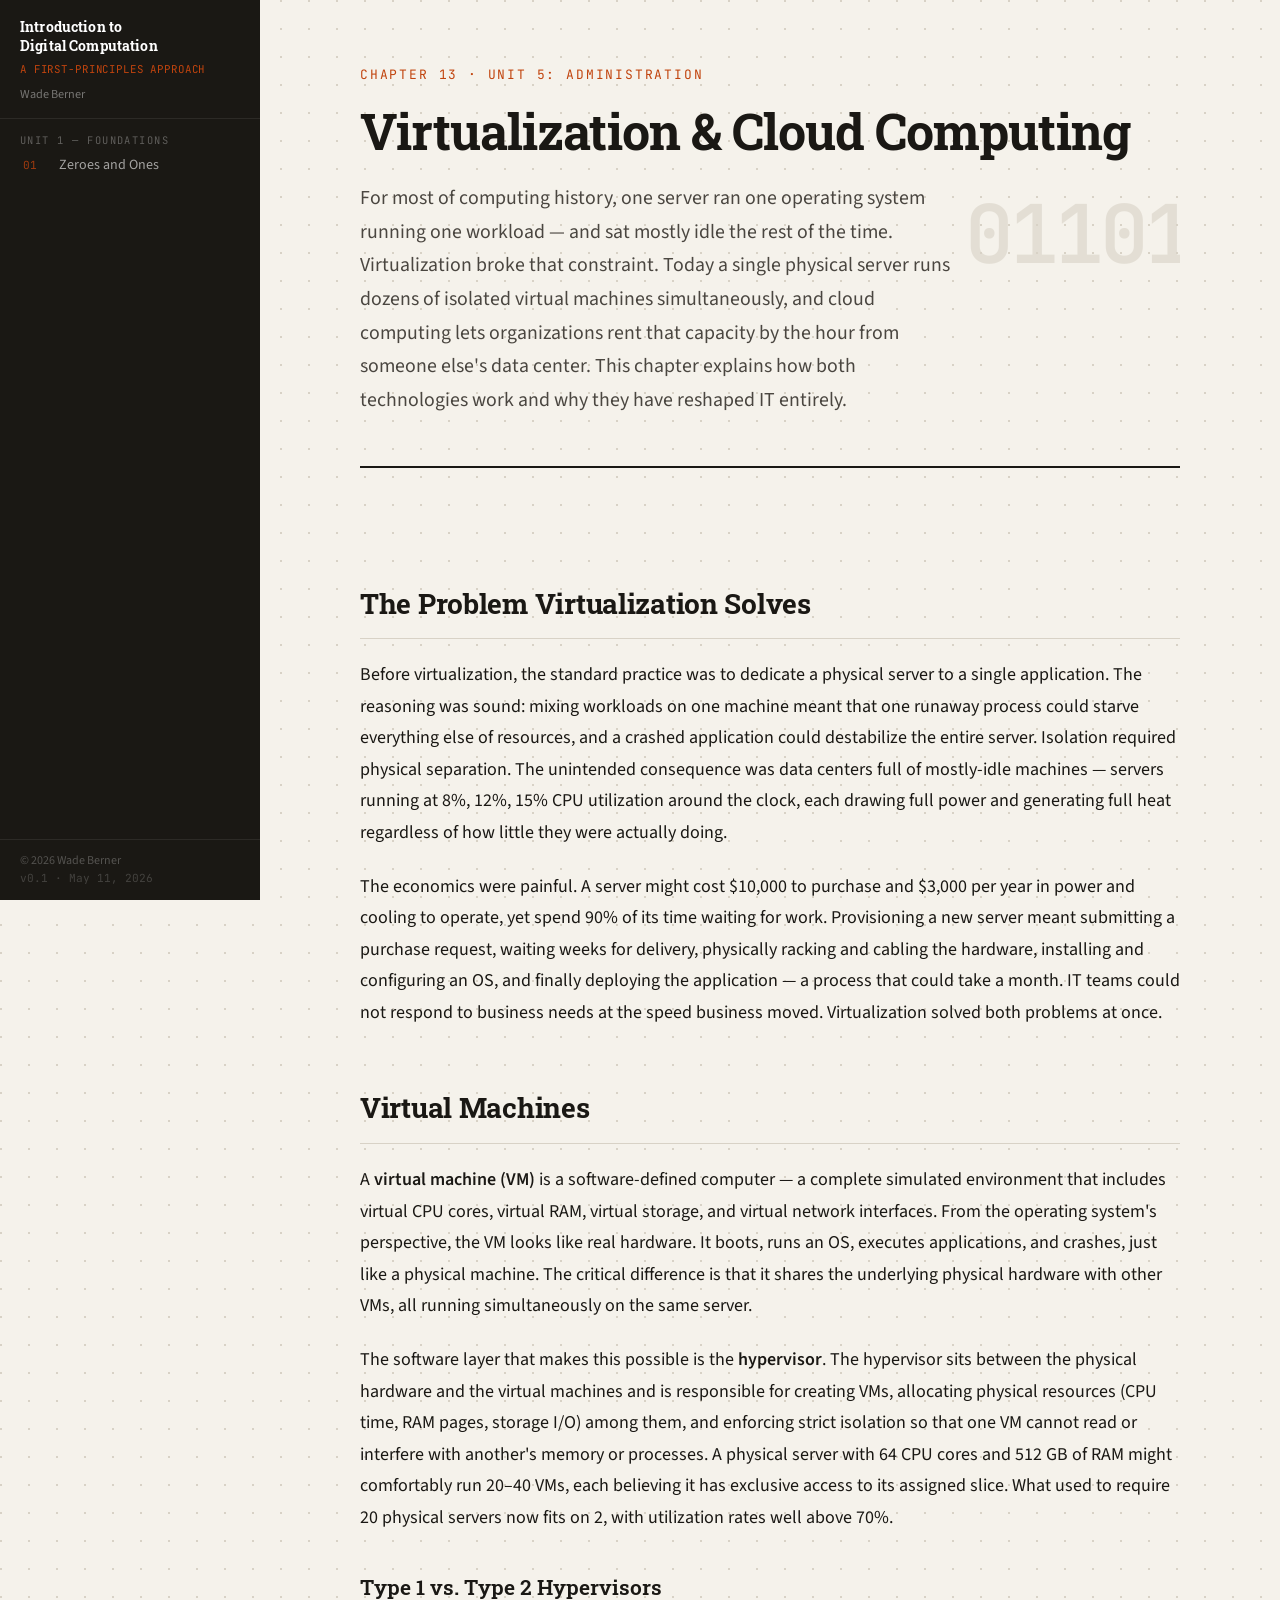
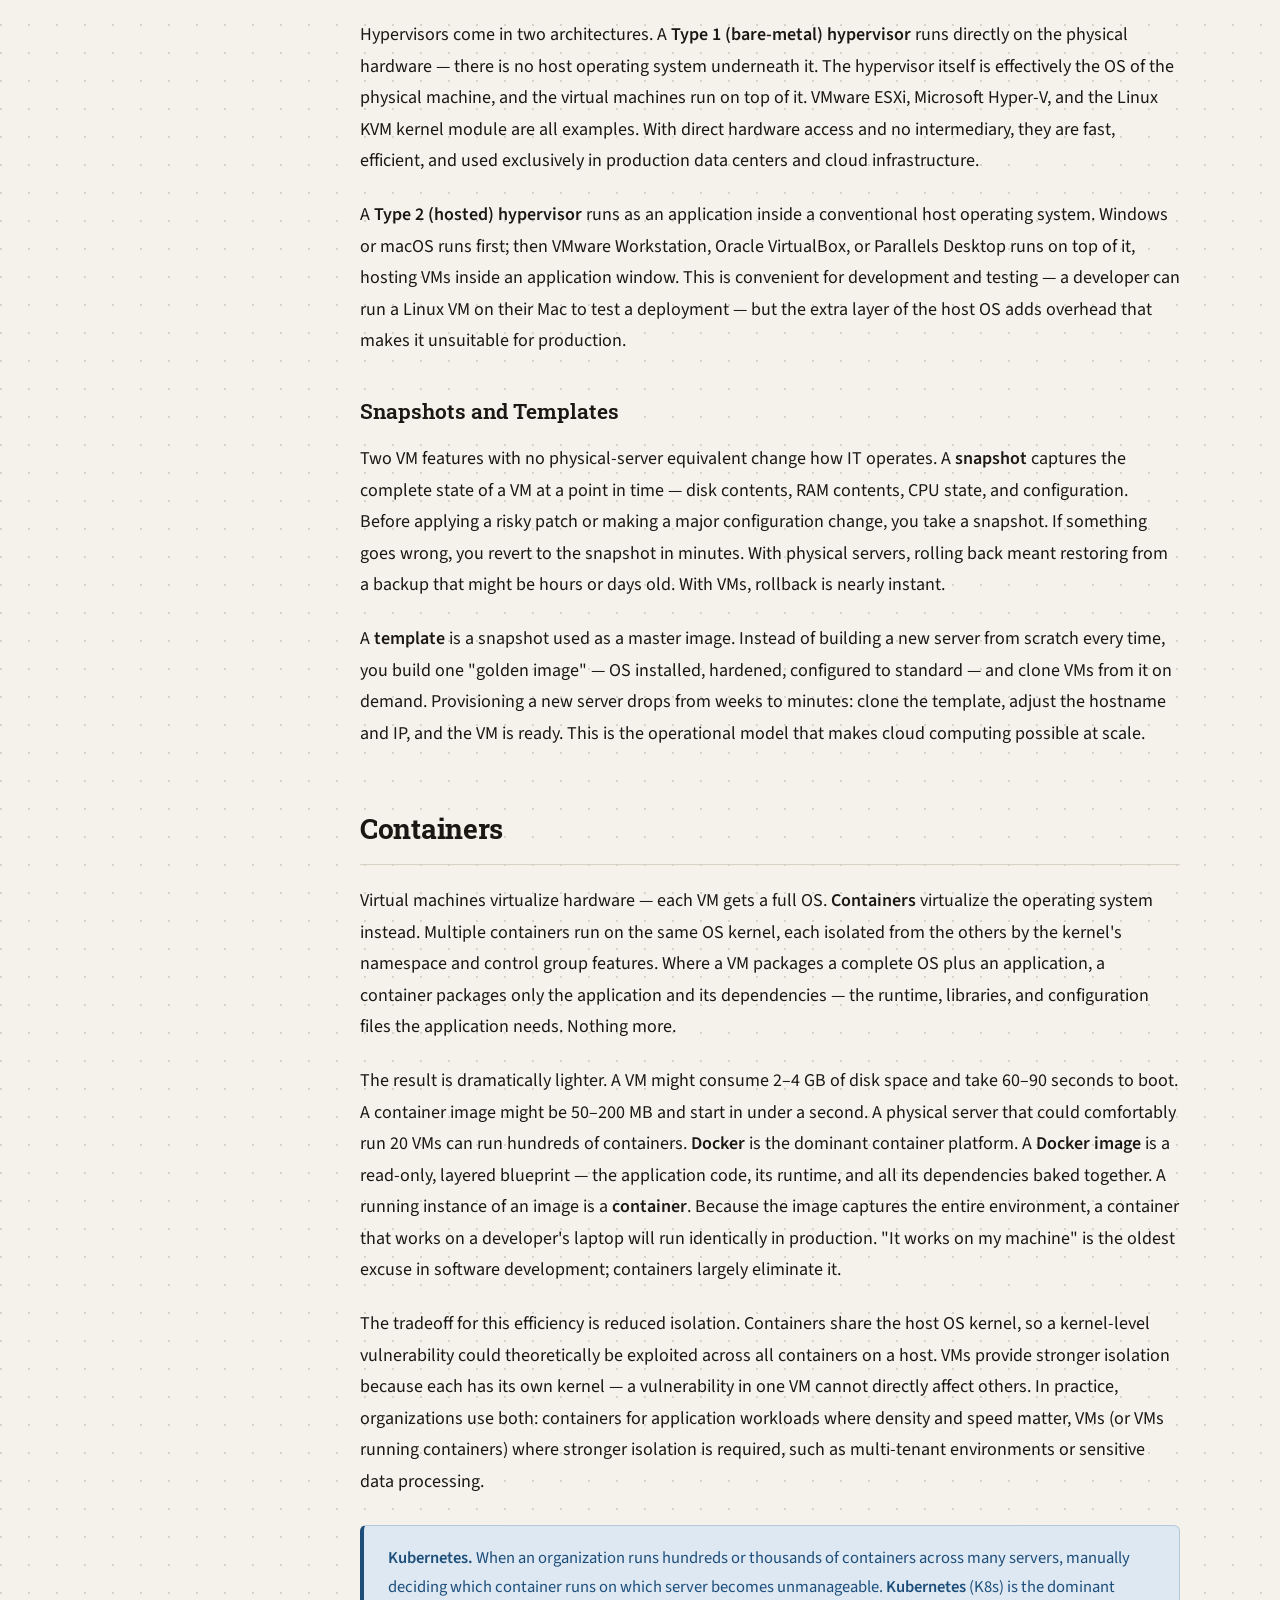
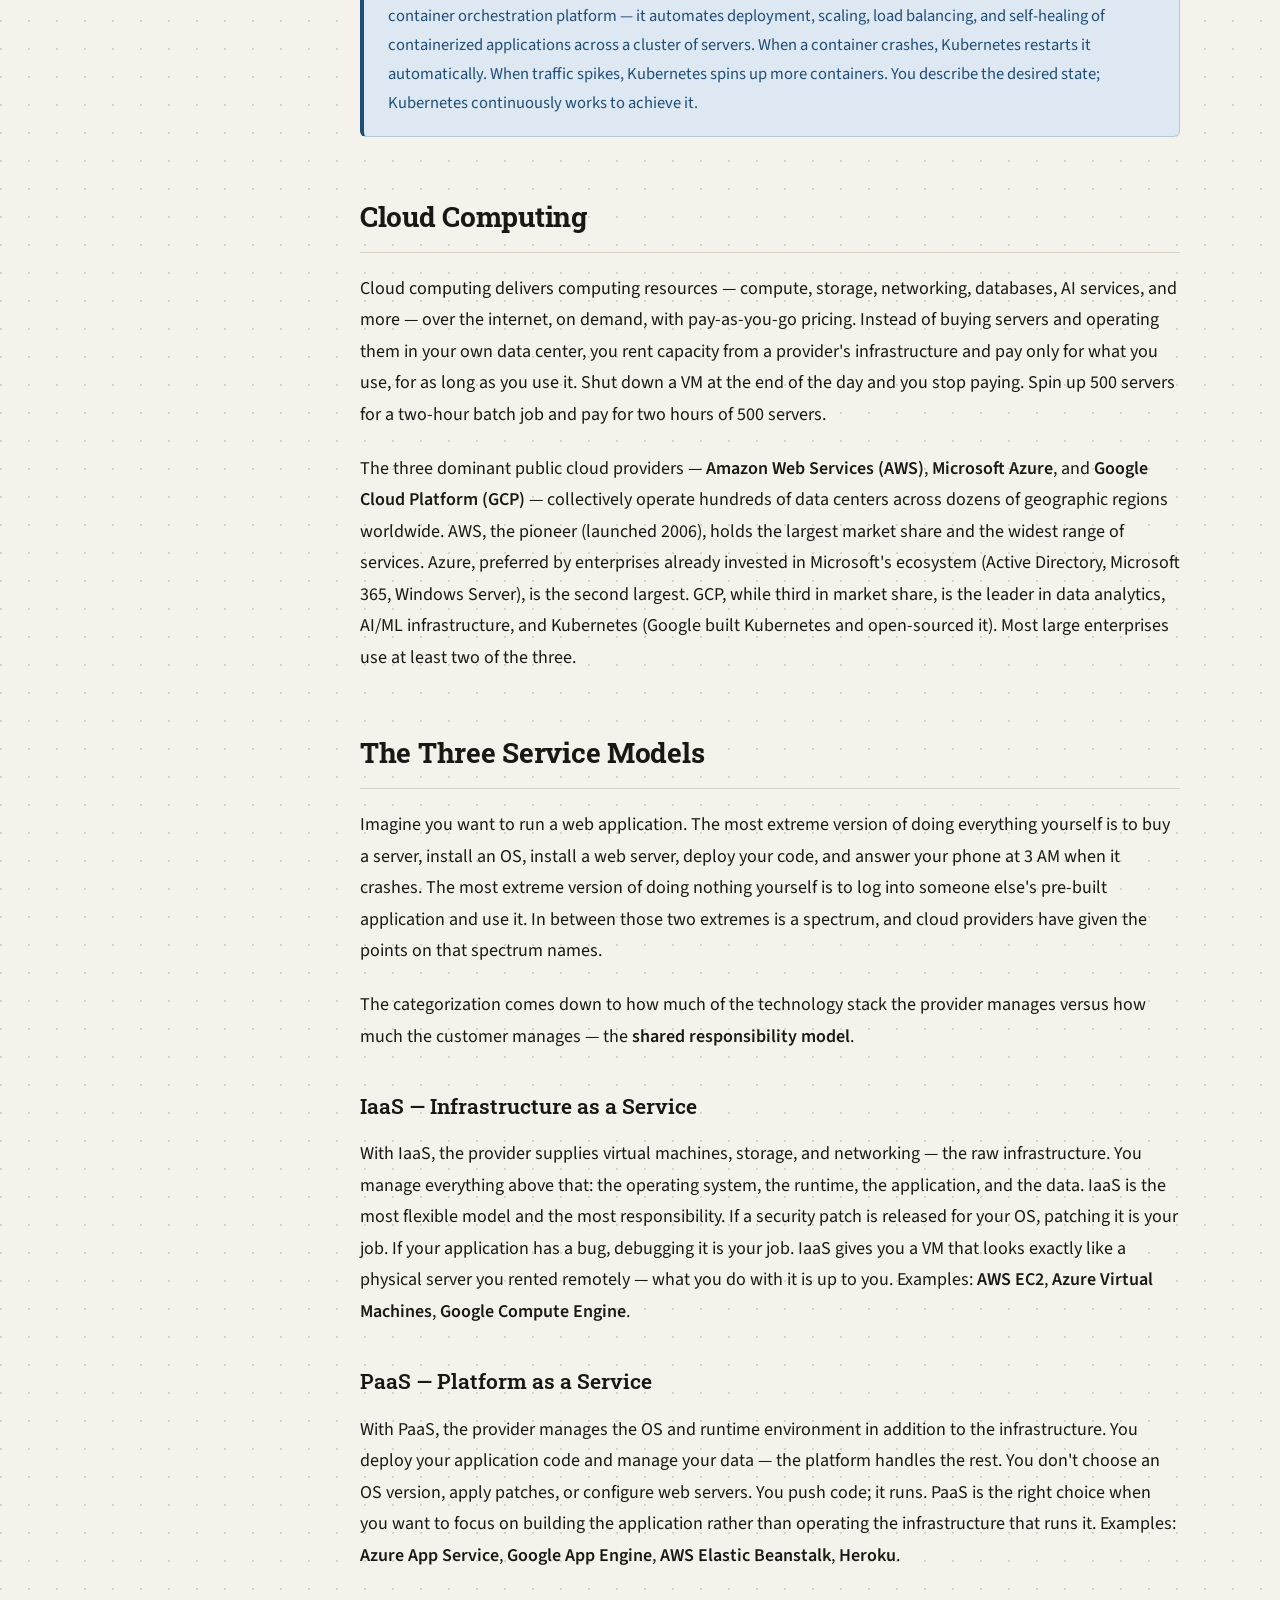
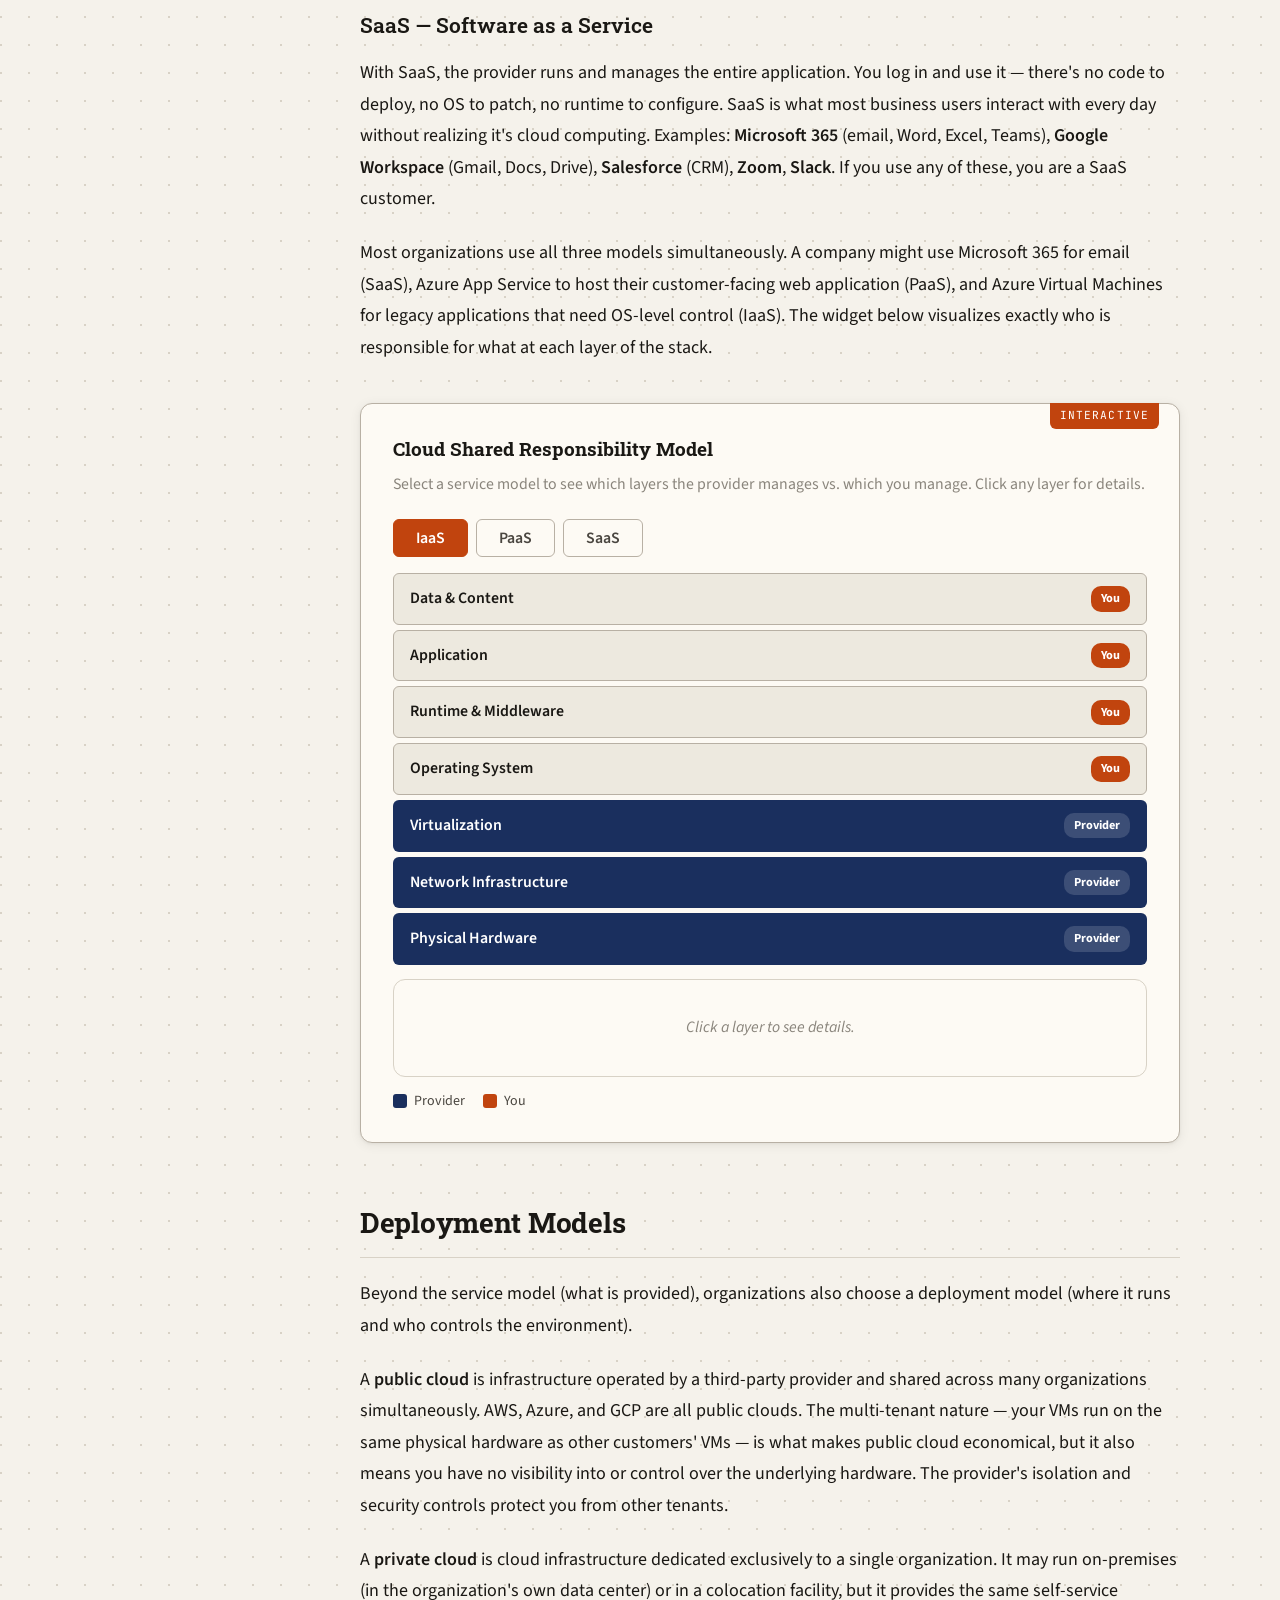
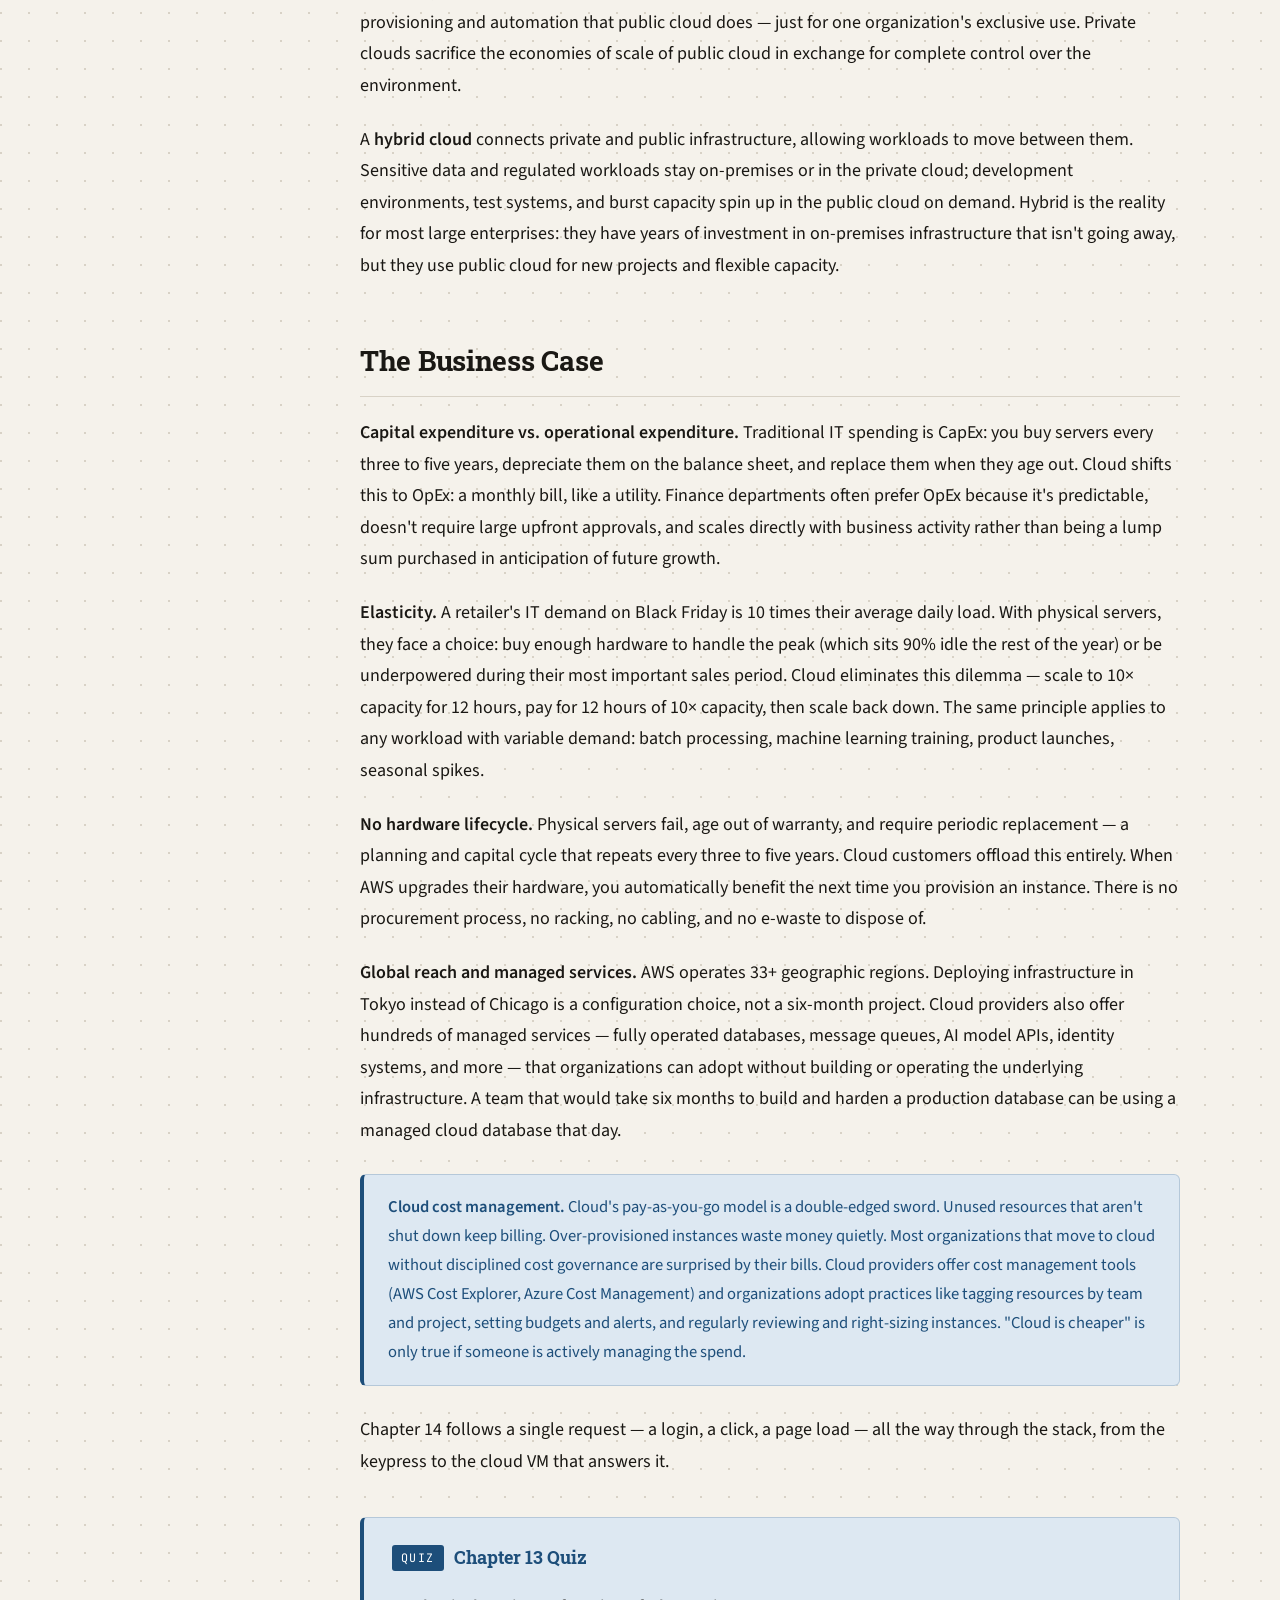
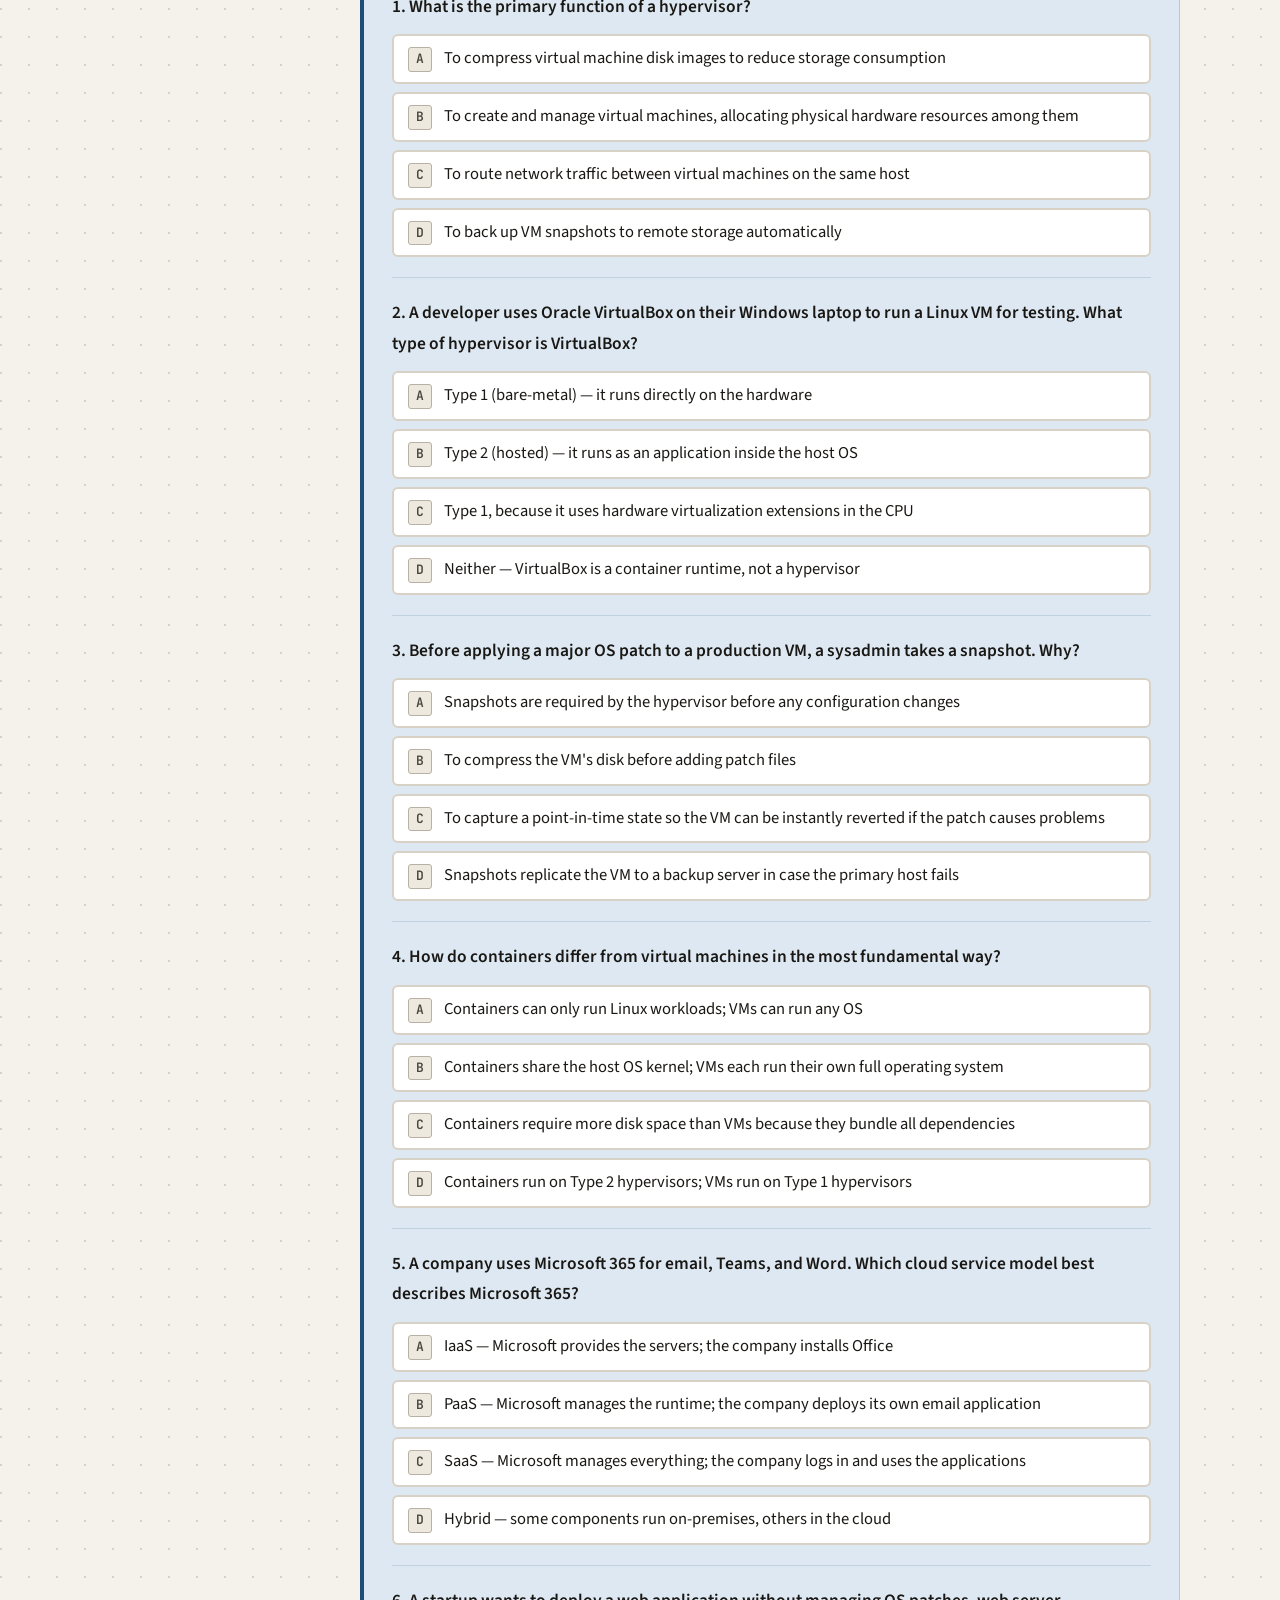
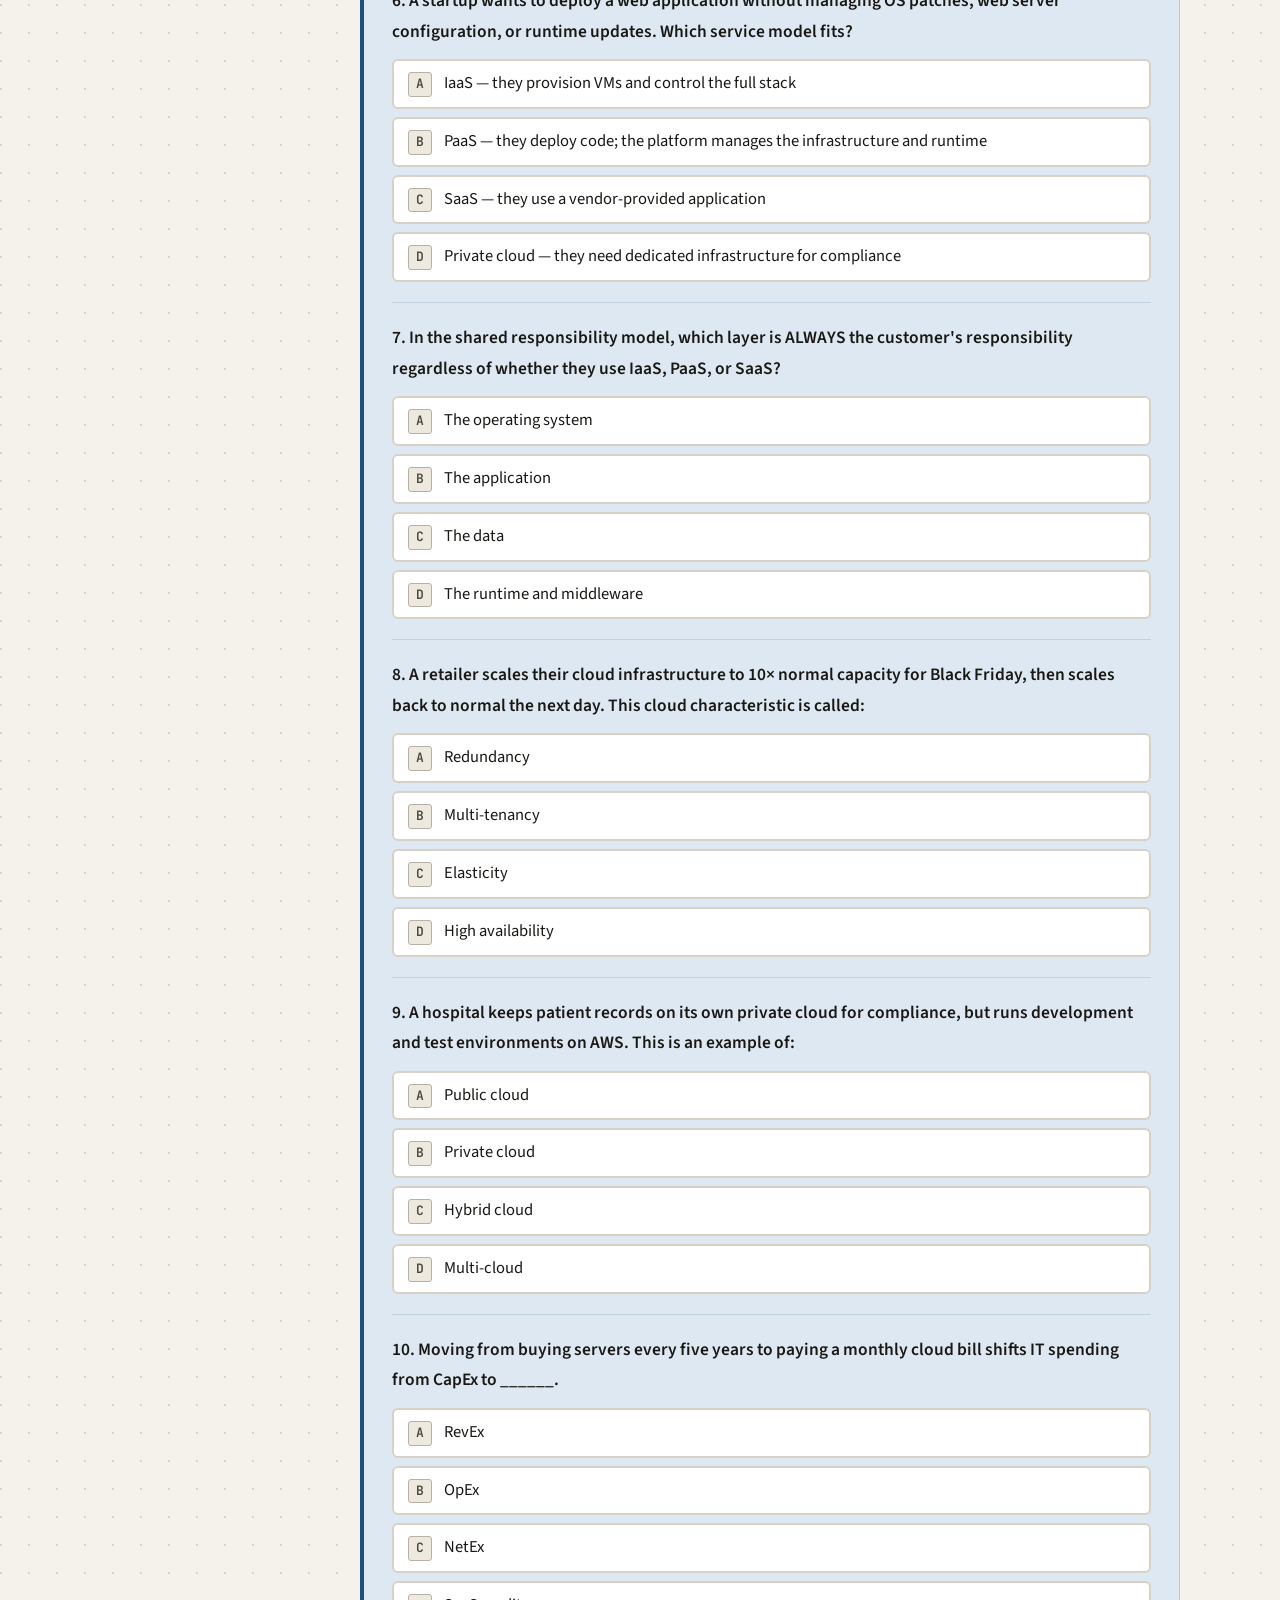
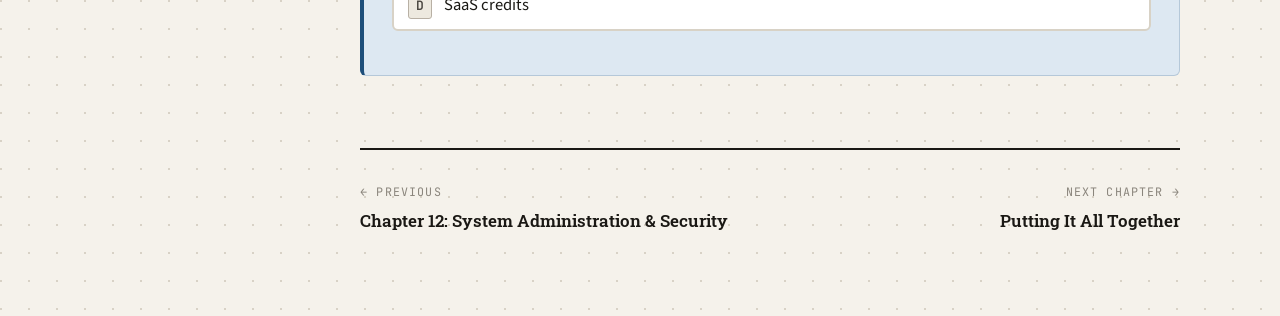
<file: chapters/ch13.html>
<!DOCTYPE html>
<html lang="en">
<head>
  <meta charset="UTF-8">
  <meta name="viewport" content="width=device-width, initial-scale=1.0">
  <title>Chapter 13: Virtualization &amp; Cloud Computing — Introduction to Digital Computation</title>
  <link rel="icon" href="../favicon.svg" type="image/svg+xml">
  <link rel="stylesheet" href="../css/main.css">
</head>
<body>

<div class="site-wrapper">

  <nav class="sidebar" aria-label="Book navigation">
    <div class="sidebar-logo">
      <a href="../index.html" class="book-title">Introduction to<br>Digital Computation</a>
      <div class="book-subtitle">A First-Principles Approach</div>
      <div class="book-author">Wade Berner</div>
    </div>
    <div class="nav-unit">
      <div class="nav-unit-label">Unit 1 — Foundations</div>
      <a href="ch01.html" class="nav-chapter"><span class="ch-num">01</span> Zeroes and Ones</a>
      <a href="ch02.html" class="nav-chapter"><span class="ch-num">02</span> Physical Bits</a>
      <a href="ch03.html" class="nav-chapter"><span class="ch-num">03</span> Data Representation</a>
    </div>
    <div class="nav-unit">
      <div class="nav-unit-label">Unit 2 — Hardware</div>
      <a href="ch04.html" class="nav-chapter"><span class="ch-num">04</span> Processors</a>
      <a href="ch05.html" class="nav-chapter"><span class="ch-num">05</span> Memory &amp; Storage</a>
      <a href="ch06.html" class="nav-chapter"><span class="ch-num">06</span> I/O &amp; System Architecture</a>
    </div>
    <div class="nav-unit">
      <div class="nav-unit-label">Unit 3 — Software</div>
      <a href="ch07.html" class="nav-chapter"><span class="ch-num">07</span> System vs. Application Software</a>
      <a href="ch08.html" class="nav-chapter"><span class="ch-num">08</span> Operating Systems</a>
      <a href="ch09.html" class="nav-chapter"><span class="ch-num">09</span> File Systems &amp; Directory Services</a>
    </div>
    <div class="nav-unit">
      <div class="nav-unit-label">Unit 4 — Networks</div>
      <a href="ch10.html" class="nav-chapter"><span class="ch-num">10</span> Networking Fundamentals</a>
      <a href="ch11.html" class="nav-chapter"><span class="ch-num">11</span> Network Architecture &amp; Communication</a>
    </div>
    <div class="nav-unit">
      <div class="nav-unit-label">Unit 5 — Administration</div>
      <a href="ch12.html" class="nav-chapter"><span class="ch-num">12</span> System Administration</a>
      <a href="ch13.html" class="nav-chapter active"><span class="ch-num">13</span> Virtualization &amp; Cloud</a>
      <a href="ch14.html" class="nav-chapter"><span class="ch-num">14</span> Putting It All Together</a>
    </div>
    <div class="sidebar-footer">&copy; 2026 Wade Berner<br><span class="sidebar-version">v0.1 &middot; May 11, 2026</span></div>
  </nav>

  <main class="main-content">

    <header class="chapter-header">
      <div class="chapter-eyebrow">Chapter 13 · Unit 5: Administration</div>
      <h1 class="chapter-title">Virtualization &amp; Cloud Computing</h1>
      <div class="chapter-deco">01101</div>
      <p class="chapter-intro">For most of computing history, one server ran one operating system running one workload — and sat mostly idle the rest of the time. Virtualization broke that constraint. Today a single physical server runs dozens of isolated virtual machines simultaneously, and cloud computing lets organizations rent that capacity by the hour from someone else's data center. This chapter explains how both technologies work and why they have reshaped IT entirely.</p>
    </header>

    <article class="prose">

    <h2>The Problem Virtualization Solves</h2>

    <p>Before virtualization, the standard practice was to dedicate a physical server to a single application. The reasoning was sound: mixing workloads on one machine meant that one runaway process could starve everything else of resources, and a crashed application could destabilize the entire server. Isolation required physical separation. The unintended consequence was data centers full of mostly-idle machines — servers running at 8%, 12%, 15% CPU utilization around the clock, each drawing full power and generating full heat regardless of how little they were actually doing.</p>

    <p>The economics were painful. A server might cost $10,000 to purchase and $3,000 per year in power and cooling to operate, yet spend 90% of its time waiting for work. Provisioning a new server meant submitting a purchase request, waiting weeks for delivery, physically racking and cabling the hardware, installing and configuring an OS, and finally deploying the application — a process that could take a month. IT teams could not respond to business needs at the speed business moved. Virtualization solved both problems at once.</p>

    <h2>Virtual Machines</h2>

    <p>A <strong>virtual machine (VM)</strong> is a software-defined computer — a complete simulated environment that includes virtual CPU cores, virtual RAM, virtual storage, and virtual network interfaces. From the operating system's perspective, the VM looks like real hardware. It boots, runs an OS, executes applications, and crashes, just like a physical machine. The critical difference is that it shares the underlying physical hardware with other VMs, all running simultaneously on the same server.</p>

    <p>The software layer that makes this possible is the <strong>hypervisor</strong>. The hypervisor sits between the physical hardware and the virtual machines and is responsible for creating VMs, allocating physical resources (CPU time, RAM pages, storage I/O) among them, and enforcing strict isolation so that one VM cannot read or interfere with another's memory or processes. A physical server with 64 CPU cores and 512 GB of RAM might comfortably run 20–40 VMs, each believing it has exclusive access to its assigned slice. What used to require 20 physical servers now fits on 2, with utilization rates well above 70%.</p>

    <h3>Type 1 vs. Type 2 Hypervisors</h3>

    <p>Hypervisors come in two architectures. A <strong>Type 1 (bare-metal) hypervisor</strong> runs directly on the physical hardware — there is no host operating system underneath it. The hypervisor itself is effectively the OS of the physical machine, and the virtual machines run on top of it. VMware ESXi, Microsoft Hyper-V, and the Linux KVM kernel module are all examples. With direct hardware access and no intermediary, they are fast, efficient, and used exclusively in production data centers and cloud infrastructure.</p>

    <p>A <strong>Type 2 (hosted) hypervisor</strong> runs as an application inside a conventional host operating system. Windows or macOS runs first; then VMware Workstation, Oracle VirtualBox, or Parallels Desktop runs on top of it, hosting VMs inside an application window. This is convenient for development and testing — a developer can run a Linux VM on their Mac to test a deployment — but the extra layer of the host OS adds overhead that makes it unsuitable for production.</p>

    <h3>Snapshots and Templates</h3>

    <p>Two VM features with no physical-server equivalent change how IT operates. A <strong>snapshot</strong> captures the complete state of a VM at a point in time — disk contents, RAM contents, CPU state, and configuration. Before applying a risky patch or making a major configuration change, you take a snapshot. If something goes wrong, you revert to the snapshot in minutes. With physical servers, rolling back meant restoring from a backup that might be hours or days old. With VMs, rollback is nearly instant.</p>

    <p>A <strong>template</strong> is a snapshot used as a master image. Instead of building a new server from scratch every time, you build one "golden image" — OS installed, hardened, configured to standard — and clone VMs from it on demand. Provisioning a new server drops from weeks to minutes: clone the template, adjust the hostname and IP, and the VM is ready. This is the operational model that makes cloud computing possible at scale.</p>

    <h2>Containers</h2>

    <p>Virtual machines virtualize hardware — each VM gets a full OS. <strong>Containers</strong> virtualize the operating system instead. Multiple containers run on the same OS kernel, each isolated from the others by the kernel's namespace and control group features. Where a VM packages a complete OS plus an application, a container packages only the application and its dependencies — the runtime, libraries, and configuration files the application needs. Nothing more.</p>

    <p>The result is dramatically lighter. A VM might consume 2–4 GB of disk space and take 60–90 seconds to boot. A container image might be 50–200 MB and start in under a second. A physical server that could comfortably run 20 VMs can run hundreds of containers. <strong>Docker</strong> is the dominant container platform. A <strong>Docker image</strong> is a read-only, layered blueprint — the application code, its runtime, and all its dependencies baked together. A running instance of an image is a <strong>container</strong>. Because the image captures the entire environment, a container that works on a developer's laptop will run identically in production. "It works on my machine" is the oldest excuse in software development; containers largely eliminate it.</p>

    <p>The tradeoff for this efficiency is reduced isolation. Containers share the host OS kernel, so a kernel-level vulnerability could theoretically be exploited across all containers on a host. VMs provide stronger isolation because each has its own kernel — a vulnerability in one VM cannot directly affect others. In practice, organizations use both: containers for application workloads where density and speed matter, VMs (or VMs running containers) where stronger isolation is required, such as multi-tenant environments or sensitive data processing.</p>

    <div class="note">
      <strong>Kubernetes.</strong> When an organization runs hundreds or thousands of containers across many servers, manually deciding which container runs on which server becomes unmanageable. <strong>Kubernetes</strong> (K8s) is the dominant container orchestration platform — it automates deployment, scaling, load balancing, and self-healing of containerized applications across a cluster of servers. When a container crashes, Kubernetes restarts it automatically. When traffic spikes, Kubernetes spins up more containers. You describe the desired state; Kubernetes continuously works to achieve it.
    </div>

    <h2>Cloud Computing</h2>

    <p>Cloud computing delivers computing resources — compute, storage, networking, databases, AI services, and more — over the internet, on demand, with pay-as-you-go pricing. Instead of buying servers and operating them in your own data center, you rent capacity from a provider's infrastructure and pay only for what you use, for as long as you use it. Shut down a VM at the end of the day and you stop paying. Spin up 500 servers for a two-hour batch job and pay for two hours of 500 servers.</p>

    <p>The three dominant public cloud providers — <strong>Amazon Web Services (AWS)</strong>, <strong>Microsoft Azure</strong>, and <strong>Google Cloud Platform (GCP)</strong> — collectively operate hundreds of data centers across dozens of geographic regions worldwide. AWS, the pioneer (launched 2006), holds the largest market share and the widest range of services. Azure, preferred by enterprises already invested in Microsoft's ecosystem (Active Directory, Microsoft 365, Windows Server), is the second largest. GCP, while third in market share, is the leader in data analytics, AI/ML infrastructure, and Kubernetes (Google built Kubernetes and open-sourced it). Most large enterprises use at least two of the three.</p>

    <h2>The Three Service Models</h2>

    <p>Imagine you want to run a web application. The most extreme version of doing everything yourself is to buy a server, install an OS, install a web server, deploy your code, and answer your phone at 3 AM when it crashes. The most extreme version of doing nothing yourself is to log into someone else's pre-built application and use it. In between those two extremes is a spectrum, and cloud providers have given the points on that spectrum names.</p>

    <p>The categorization comes down to how much of the technology stack the provider manages versus how much the customer manages — the <strong>shared responsibility model</strong>.</p>

    <h3>IaaS — Infrastructure as a Service</h3>

    <p>With IaaS, the provider supplies virtual machines, storage, and networking — the raw infrastructure. You manage everything above that: the operating system, the runtime, the application, and the data. IaaS is the most flexible model and the most responsibility. If a security patch is released for your OS, patching it is your job. If your application has a bug, debugging it is your job. IaaS gives you a VM that looks exactly like a physical server you rented remotely — what you do with it is up to you. Examples: <strong>AWS EC2</strong>, <strong>Azure Virtual Machines</strong>, <strong>Google Compute Engine</strong>.</p>

    <h3>PaaS — Platform as a Service</h3>

    <p>With PaaS, the provider manages the OS and runtime environment in addition to the infrastructure. You deploy your application code and manage your data — the platform handles the rest. You don't choose an OS version, apply patches, or configure web servers. You push code; it runs. PaaS is the right choice when you want to focus on building the application rather than operating the infrastructure that runs it. Examples: <strong>Azure App Service</strong>, <strong>Google App Engine</strong>, <strong>AWS Elastic Beanstalk</strong>, <strong>Heroku</strong>.</p>

    <h3>SaaS — Software as a Service</h3>

    <p>With SaaS, the provider runs and manages the entire application. You log in and use it — there's no code to deploy, no OS to patch, no runtime to configure. SaaS is what most business users interact with every day without realizing it's cloud computing. Examples: <strong>Microsoft 365</strong> (email, Word, Excel, Teams), <strong>Google Workspace</strong> (Gmail, Docs, Drive), <strong>Salesforce</strong> (CRM), <strong>Zoom</strong>, <strong>Slack</strong>. If you use any of these, you are a SaaS customer.</p>

    <p>Most organizations use all three models simultaneously. A company might use Microsoft 365 for email (SaaS), Azure App Service to host their customer-facing web application (PaaS), and Azure Virtual Machines for legacy applications that need OS-level control (IaaS). The widget below visualizes exactly who is responsible for what at each layer of the stack.</p>

    <div class="widget-card" data-widget-name="Interactive">
      <div class="widget-title">Cloud Shared Responsibility Model</div>
      <div class="widget-desc">Select a service model to see which layers the provider manages vs. which you manage. Click any layer for details.</div>
      <div data-widget="cloud-responsibility"></div>
    </div>

    <h2>Deployment Models</h2>

    <p>Beyond the service model (what is provided), organizations also choose a deployment model (where it runs and who controls the environment).</p>

    <p>A <strong>public cloud</strong> is infrastructure operated by a third-party provider and shared across many organizations simultaneously. AWS, Azure, and GCP are all public clouds. The multi-tenant nature — your VMs run on the same physical hardware as other customers' VMs — is what makes public cloud economical, but it also means you have no visibility into or control over the underlying hardware. The provider's isolation and security controls protect you from other tenants.</p>

    <p>A <strong>private cloud</strong> is cloud infrastructure dedicated exclusively to a single organization. It may run on-premises (in the organization's own data center) or in a colocation facility, but it provides the same self-service provisioning and automation that public cloud does — just for one organization's exclusive use. Private clouds sacrifice the economies of scale of public cloud in exchange for complete control over the environment.</p>

    <p>A <strong>hybrid cloud</strong> connects private and public infrastructure, allowing workloads to move between them. Sensitive data and regulated workloads stay on-premises or in the private cloud; development environments, test systems, and burst capacity spin up in the public cloud on demand. Hybrid is the reality for most large enterprises: they have years of investment in on-premises infrastructure that isn't going away, but they use public cloud for new projects and flexible capacity.</p>

    <h2>The Business Case</h2>

    <p><strong>Capital expenditure vs. operational expenditure.</strong> Traditional IT spending is CapEx: you buy servers every three to five years, depreciate them on the balance sheet, and replace them when they age out. Cloud shifts this to OpEx: a monthly bill, like a utility. Finance departments often prefer OpEx because it's predictable, doesn't require large upfront approvals, and scales directly with business activity rather than being a lump sum purchased in anticipation of future growth.</p>

    <p><strong>Elasticity.</strong> A retailer's IT demand on Black Friday is 10 times their average daily load. With physical servers, they face a choice: buy enough hardware to handle the peak (which sits 90% idle the rest of the year) or be underpowered during their most important sales period. Cloud eliminates this dilemma — scale to 10× capacity for 12 hours, pay for 12 hours of 10× capacity, then scale back down. The same principle applies to any workload with variable demand: batch processing, machine learning training, product launches, seasonal spikes.</p>

    <p><strong>No hardware lifecycle.</strong> Physical servers fail, age out of warranty, and require periodic replacement — a planning and capital cycle that repeats every three to five years. Cloud customers offload this entirely. When AWS upgrades their hardware, you automatically benefit the next time you provision an instance. There is no procurement process, no racking, no cabling, and no e-waste to dispose of.</p>

    <p><strong>Global reach and managed services.</strong> AWS operates 33+ geographic regions. Deploying infrastructure in Tokyo instead of Chicago is a configuration choice, not a six-month project. Cloud providers also offer hundreds of managed services — fully operated databases, message queues, AI model APIs, identity systems, and more — that organizations can adopt without building or operating the underlying infrastructure. A team that would take six months to build and harden a production database can be using a managed cloud database that day.</p>

    <div class="note">
      <strong>Cloud cost management.</strong> Cloud's pay-as-you-go model is a double-edged sword. Unused resources that aren't shut down keep billing. Over-provisioned instances waste money quietly. Most organizations that move to cloud without disciplined cost governance are surprised by their bills. Cloud providers offer cost management tools (AWS Cost Explorer, Azure Cost Management) and organizations adopt practices like tagging resources by team and project, setting budgets and alerts, and regularly reviewing and right-sizing instances. "Cloud is cheaper" is only true if someone is actively managing the spend.
    </div>

    <p>Chapter 14 follows a single request — a login, a click, a page load — all the way through the stack, from the keypress to the cloud VM that answers it.</p>

    <!-- Quiz -->
    <div class="practice-block">
      <div class="practice-header">
        <span class="practice-label">Quiz</span>
        <span class="practice-title">Chapter 13 Quiz</span>
      </div>

      <div class="quiz-question" id="q1">
        <div class="q-text">1. What is the primary function of a hypervisor?</div>
        <div class="mc-options">
          <button class="mc-option" onclick="checkMC('q1',this,false)"><span class="mc-letter">A</span> To compress virtual machine disk images to reduce storage consumption</button>
          <button class="mc-option" onclick="checkMC('q1',this,true)"><span class="mc-letter">B</span> To create and manage virtual machines, allocating physical hardware resources among them</button>
          <button class="mc-option" onclick="checkMC('q1',this,false)"><span class="mc-letter">C</span> To route network traffic between virtual machines on the same host</button>
          <button class="mc-option" onclick="checkMC('q1',this,false)"><span class="mc-letter">D</span> To back up VM snapshots to remote storage automatically</button>
        </div>
        <div class="mc-feedback" id="q1-feedback"></div>
      </div>

      <div class="quiz-question" id="q2">
        <div class="q-text">2. A developer uses Oracle VirtualBox on their Windows laptop to run a Linux VM for testing. What type of hypervisor is VirtualBox?</div>
        <div class="mc-options">
          <button class="mc-option" onclick="checkMC('q2',this,false)"><span class="mc-letter">A</span> Type 1 (bare-metal) — it runs directly on the hardware</button>
          <button class="mc-option" onclick="checkMC('q2',this,true)"><span class="mc-letter">B</span> Type 2 (hosted) — it runs as an application inside the host OS</button>
          <button class="mc-option" onclick="checkMC('q2',this,false)"><span class="mc-letter">C</span> Type 1, because it uses hardware virtualization extensions in the CPU</button>
          <button class="mc-option" onclick="checkMC('q2',this,false)"><span class="mc-letter">D</span> Neither — VirtualBox is a container runtime, not a hypervisor</button>
        </div>
        <div class="mc-feedback" id="q2-feedback"></div>
      </div>

      <div class="quiz-question" id="q3">
        <div class="q-text">3. Before applying a major OS patch to a production VM, a sysadmin takes a snapshot. Why?</div>
        <div class="mc-options">
          <button class="mc-option" onclick="checkMC('q3',this,false)"><span class="mc-letter">A</span> Snapshots are required by the hypervisor before any configuration changes</button>
          <button class="mc-option" onclick="checkMC('q3',this,false)"><span class="mc-letter">B</span> To compress the VM's disk before adding patch files</button>
          <button class="mc-option" onclick="checkMC('q3',this,true)"><span class="mc-letter">C</span> To capture a point-in-time state so the VM can be instantly reverted if the patch causes problems</button>
          <button class="mc-option" onclick="checkMC('q3',this,false)"><span class="mc-letter">D</span> Snapshots replicate the VM to a backup server in case the primary host fails</button>
        </div>
        <div class="mc-feedback" id="q3-feedback"></div>
      </div>

      <div class="quiz-question" id="q4">
        <div class="q-text">4. How do containers differ from virtual machines in the most fundamental way?</div>
        <div class="mc-options">
          <button class="mc-option" onclick="checkMC('q4',this,false)"><span class="mc-letter">A</span> Containers can only run Linux workloads; VMs can run any OS</button>
          <button class="mc-option" onclick="checkMC('q4',this,true)"><span class="mc-letter">B</span> Containers share the host OS kernel; VMs each run their own full operating system</button>
          <button class="mc-option" onclick="checkMC('q4',this,false)"><span class="mc-letter">C</span> Containers require more disk space than VMs because they bundle all dependencies</button>
          <button class="mc-option" onclick="checkMC('q4',this,false)"><span class="mc-letter">D</span> Containers run on Type 2 hypervisors; VMs run on Type 1 hypervisors</button>
        </div>
        <div class="mc-feedback" id="q4-feedback"></div>
      </div>

      <div class="quiz-question" id="q5">
        <div class="q-text">5. A company uses Microsoft 365 for email, Teams, and Word. Which cloud service model best describes Microsoft 365?</div>
        <div class="mc-options">
          <button class="mc-option" onclick="checkMC('q5',this,false)"><span class="mc-letter">A</span> IaaS — Microsoft provides the servers; the company installs Office</button>
          <button class="mc-option" onclick="checkMC('q5',this,false)"><span class="mc-letter">B</span> PaaS — Microsoft manages the runtime; the company deploys its own email application</button>
          <button class="mc-option" onclick="checkMC('q5',this,true)"><span class="mc-letter">C</span> SaaS — Microsoft manages everything; the company logs in and uses the applications</button>
          <button class="mc-option" onclick="checkMC('q5',this,false)"><span class="mc-letter">D</span> Hybrid — some components run on-premises, others in the cloud</button>
        </div>
        <div class="mc-feedback" id="q5-feedback"></div>
      </div>

      <div class="quiz-question" id="q6">
        <div class="q-text">6. A startup wants to deploy a web application without managing OS patches, web server configuration, or runtime updates. Which service model fits?</div>
        <div class="mc-options">
          <button class="mc-option" onclick="checkMC('q6',this,false)"><span class="mc-letter">A</span> IaaS — they provision VMs and control the full stack</button>
          <button class="mc-option" onclick="checkMC('q6',this,true)"><span class="mc-letter">B</span> PaaS — they deploy code; the platform manages the infrastructure and runtime</button>
          <button class="mc-option" onclick="checkMC('q6',this,false)"><span class="mc-letter">C</span> SaaS — they use a vendor-provided application</button>
          <button class="mc-option" onclick="checkMC('q6',this,false)"><span class="mc-letter">D</span> Private cloud — they need dedicated infrastructure for compliance</button>
        </div>
        <div class="mc-feedback" id="q6-feedback"></div>
      </div>

      <div class="quiz-question" id="q7">
        <div class="q-text">7. In the shared responsibility model, which layer is ALWAYS the customer's responsibility regardless of whether they use IaaS, PaaS, or SaaS?</div>
        <div class="mc-options">
          <button class="mc-option" onclick="checkMC('q7',this,false)"><span class="mc-letter">A</span> The operating system</button>
          <button class="mc-option" onclick="checkMC('q7',this,false)"><span class="mc-letter">B</span> The application</button>
          <button class="mc-option" onclick="checkMC('q7',this,true)"><span class="mc-letter">C</span> The data</button>
          <button class="mc-option" onclick="checkMC('q7',this,false)"><span class="mc-letter">D</span> The runtime and middleware</button>
        </div>
        <div class="mc-feedback" id="q7-feedback"></div>
      </div>

      <div class="quiz-question" id="q8">
        <div class="q-text">8. A retailer scales their cloud infrastructure to 10× normal capacity for Black Friday, then scales back to normal the next day. This cloud characteristic is called:</div>
        <div class="mc-options">
          <button class="mc-option" onclick="checkMC('q8',this,false)"><span class="mc-letter">A</span> Redundancy</button>
          <button class="mc-option" onclick="checkMC('q8',this,false)"><span class="mc-letter">B</span> Multi-tenancy</button>
          <button class="mc-option" onclick="checkMC('q8',this,true)"><span class="mc-letter">C</span> Elasticity</button>
          <button class="mc-option" onclick="checkMC('q8',this,false)"><span class="mc-letter">D</span> High availability</button>
        </div>
        <div class="mc-feedback" id="q8-feedback"></div>
      </div>

      <div class="quiz-question" id="q9">
        <div class="q-text">9. A hospital keeps patient records on its own private cloud for compliance, but runs development and test environments on AWS. This is an example of:</div>
        <div class="mc-options">
          <button class="mc-option" onclick="checkMC('q9',this,false)"><span class="mc-letter">A</span> Public cloud</button>
          <button class="mc-option" onclick="checkMC('q9',this,false)"><span class="mc-letter">B</span> Private cloud</button>
          <button class="mc-option" onclick="checkMC('q9',this,true)"><span class="mc-letter">C</span> Hybrid cloud</button>
          <button class="mc-option" onclick="checkMC('q9',this,false)"><span class="mc-letter">D</span> Multi-cloud</button>
        </div>
        <div class="mc-feedback" id="q9-feedback"></div>
      </div>

      <div class="quiz-question" id="q10">
        <div class="q-text">10. Moving from buying servers every five years to paying a monthly cloud bill shifts IT spending from CapEx to ______.</div>
        <div class="mc-options">
          <button class="mc-option" onclick="checkMC('q10',this,false)"><span class="mc-letter">A</span> RevEx</button>
          <button class="mc-option" onclick="checkMC('q10',this,true)"><span class="mc-letter">B</span> OpEx</button>
          <button class="mc-option" onclick="checkMC('q10',this,false)"><span class="mc-letter">C</span> NetEx</button>
          <button class="mc-option" onclick="checkMC('q10',this,false)"><span class="mc-letter">D</span> SaaS credits</button>
        </div>
        <div class="mc-feedback" id="q10-feedback"></div>
      </div>

    </div>

    <nav class="chapter-nav-footer">
      <a href="ch12.html">
        <span class="nav-direction">← Previous</span>
        <span class="nav-title">Chapter 12: System Administration &amp; Security</span>
      </a>
      <a href="ch14.html" class="next">
        <span class="nav-direction">Next Chapter →</span>
        <span class="nav-title">Putting It All Together</span>
      </a>
    </nav>

    </article>
  </main>
</div>

<script>
  function checkMC(id, btn, isCorrect) {
    const container = document.getElementById(id);
    const fb        = document.getElementById(id + '-feedback');
    container.querySelectorAll('.mc-option').forEach(b => {
      b.disabled = true;
      if (b === btn && isCorrect)       b.classList.add('correct');
      else if (b === btn && !isCorrect) b.classList.add('incorrect');
      if (!isCorrect && (b.getAttribute('onclick') || '').endsWith('true)'))
        b.classList.add('revealed');
    });
    fb.className   = isCorrect ? 'mc-feedback correct' : 'mc-feedback incorrect';
    fb.textContent = isCorrect ? '✓ Correct!' : '✗ Not quite — the correct answer is highlighted.';
  }
</script>

<script src="../js/main.js"></script>
<script src="../widgets/cloud-responsibility.js"></script>
</body>
</html>
</file>
<file: css/main.css>
/* ============================================================
   INTRODUCTION TO DIGITAL COMPUTATION
   Main Stylesheet
   ============================================================ */

@import url('https://fonts.googleapis.com/css2?family=Roboto+Slab:wght@300;400;600;700&family=Source+Sans+3:ital,wght@0,300;0,400;0,600;1,400&family=JetBrains+Mono:wght@400;600&display=swap');

/* ── CSS Variables ──────────────────────────────────────────── */
:root {
  --bg:           #F5F2EB;
  --bg-alt:       #EDE9DF;
  --bg-card:      #FDFAF4;
  --ink:          #1A1814;
  --ink-mid:      #4A4640;
  --ink-light:    #8A857C;
  --accent:       #C1440E;        /* burnt orange — warm, technical */
  --accent-light: #F0E6DF;
  --accent-dark:  #8C3009;
  --green:        #2E6B4F;
  --green-light:  #E0EDE7;
  --blue:         #1D4E7A;
  --blue-light:   #DDE8F2;
  --border:       #D8D2C6;
  --border-dark:  #B8B0A4;

  --font-head:    'Roboto Slab', Georgia, serif;
  --font-body:    'Source Sans 3', 'Gill Sans', sans-serif;
  --font-mono:    'JetBrains Mono', 'Courier New', monospace;

  --col-width:    820px;
  --sidebar-w:    260px;
  --radius:       6px;
  --radius-lg:    12px;
}

/* ── Reset & Base ───────────────────────────────────────────── */
*, *::before, *::after { box-sizing: border-box; margin: 0; padding: 0; }

html { font-size: 18px; scroll-behavior: smooth; }

body {
  background-color: var(--bg);
  background-image:
    radial-gradient(circle at 1px 1px, var(--border) 1px, transparent 0);
  background-size: 28px 28px;
  color: var(--ink);
  font-family: var(--font-body);
  font-weight: 400;
  line-height: 1.75;
  min-height: 100vh;
}

/* ── Layout ─────────────────────────────────────────────────── */
.site-wrapper {
  display: flex;
  min-height: 100vh;
}

/* ── Sidebar ────────────────────────────────────────────────── */
.sidebar {
  width: var(--sidebar-w);
  height: 100vh;
  background: var(--ink);
  color: #E8E3DA;
  position: fixed;
  top: 0; left: 0;
  z-index: 100;
  display: flex;
  flex-direction: column;
}

.sidebar-logo {
  padding: 18px 20px 12px;
  border-bottom: 1px solid rgba(255,255,255,0.08);
  flex-shrink: 0;
}

.sidebar-logo .book-title {
  font-family: var(--font-head);
  font-size: 0.80rem;
  font-weight: 700;
  color: #fff;
  line-height: 1.3;
  letter-spacing: 0.01em;
  text-decoration: none;
  display: block;
}

.sidebar-logo .book-subtitle {
  font-family: var(--font-mono);
  font-size: 0.60rem;
  color: var(--accent);
  margin-top: 5px;
  letter-spacing: 0.08em;
  text-transform: uppercase;
}

.sidebar-logo .book-author {
  font-size: 0.68rem;
  color: rgba(255,255,255,0.4);
  margin-top: 5px;
}

.nav-unit {
  padding: 12px 0 4px;
}

.nav-unit-label {
  font-family: var(--font-mono);
  font-size: 0.58rem;
  letter-spacing: 0.14em;
  text-transform: uppercase;
  color: rgba(255,255,255,0.3);
  padding: 0 20px;
  margin-bottom: 2px;
}

.nav-chapter {
  display: flex;
  align-items: baseline;
  gap: 10px;
  padding: 5px 20px;
  text-decoration: none;
  color: rgba(255,255,255,0.6);
  font-size: 0.78rem;
  line-height: 1.3;
  transition: all 0.15s ease;
  border-left: 3px solid transparent;
}

.nav-chapter:hover {
  color: #fff;
  background: rgba(255,255,255,0.05);
  border-left-color: rgba(193,68,14,0.5);
}

.nav-chapter.active {
  color: #fff;
  background: rgba(193,68,14,0.15);
  border-left-color: var(--accent);
}

.nav-chapter .ch-num {
  font-family: var(--font-mono);
  font-size: 0.62rem;
  color: var(--accent);
  opacity: 0.8;
  min-width: 26px;
  flex-shrink: 0;
}

.nav-chapter.active .ch-num { opacity: 1; }

/* ── TEMP: hide ch02–14 from sidebar ── */
.nav-unit ~ .nav-unit { display: none; }
.nav-chapter ~ .nav-chapter { display: none; }
/* ── END TEMP ── */

.sidebar-footer {
  margin-top: auto;
  padding: 12px 20px;
  border-top: 1px solid rgba(255,255,255,0.08);
  font-size: 0.67rem;
  color: rgba(255,255,255,0.25);
  line-height: 1.5;
  flex-shrink: 0;
}
.sidebar-version {
  font-family: var(--font-mono);
  font-size: 0.62rem;
  color: rgba(255,255,255,0.18);
}

/* ── Mobile sidebar toggle ──────────────────────────────────── */
.sidebar-toggle {
  display: none;
}

.sidebar-overlay {
  display: none;
  position: fixed;
  inset: 0;
  background: rgba(0,0,0,0.5);
  z-index: 99;
  cursor: pointer;
}

/* ── Main Content Area ──────────────────────────────────────── */
.main-content {
  margin-left: var(--sidebar-w);
  flex: 1;
  display: flex;
  flex-direction: column;
  align-items: center;
  padding: 0 40px 80px;
}

/* ── Chapter Header ─────────────────────────────────────────── */
.chapter-header {
  width: 100%;
  max-width: var(--col-width);
  padding: 64px 0 48px;
  border-bottom: 2px solid var(--ink);
  margin-bottom: 56px;
  position: relative;
  overflow: hidden;
}

.chapter-eyebrow {
  font-family: var(--font-mono);
  font-size: 0.72rem;
  letter-spacing: 0.14em;
  text-transform: uppercase;
  color: var(--accent);
  margin-bottom: 16px;
}

.chapter-title {
  font-family: var(--font-head);
  font-size: 2.8rem;
  font-weight: 700;
  line-height: 1.1;
  color: var(--ink);
  letter-spacing: -0.02em;
}

.chapter-deco {
  position: absolute;
  right: -10px;
  top: 50%;
  transform: translateY(-50%);
  font-family: var(--font-mono);
  font-size: 4.5rem;
  font-weight: 600;
  color: var(--border);
  letter-spacing: -0.05em;
  line-height: 1;
  pointer-events: none;
  user-select: none;
  z-index: 0;
  opacity: 0.6;
}

.chapter-header > *:not(.chapter-deco) {
  position: relative;
  z-index: 1;
}

.chapter-intro {
  margin-top: 24px;
  font-size: 1.1rem;
  color: var(--ink-mid);
  line-height: 1.7;
  max-width: 600px;
}

/* ── Prose ──────────────────────────────────────────────────── */
.prose {
  width: 100%;
  max-width: var(--col-width);
}

.prose h2 {
  font-family: var(--font-head);
  font-size: 1.55rem;
  font-weight: 700;
  color: var(--ink);
  margin: 56px 0 20px;
  padding-bottom: 10px;
  border-bottom: 1px solid var(--border);
  letter-spacing: -0.01em;
  scroll-margin-top: 24px;
}

.prose h3 {
  font-family: var(--font-head);
  font-size: 1.15rem;
  font-weight: 600;
  color: var(--ink);
  margin: 36px 0 14px;
  scroll-margin-top: 24px;
}

.prose p {
  margin-bottom: 1.25em;
  color: var(--ink);
}

.prose p:last-child { margin-bottom: 0; }

.prose strong {
  font-weight: 600;
  color: var(--ink);
}

.prose em {
  font-style: italic;
}

.prose ul, .prose ol {
  margin: 1em 0 1.25em 1.5em;
}

.prose li {
  margin-bottom: 0.4em;
}

.prose a {
  color: var(--accent);
  text-decoration: underline;
  text-decoration-color: rgba(193,68,14,0.35);
  text-underline-offset: 3px;
  transition: color 0.15s;
}

.prose a:hover { color: var(--accent-dark); }

/* Inline code / mono values */
.prose code, code {
  font-family: var(--font-mono);
  font-size: 0.85em;
  background: var(--bg-alt);
  border: 1px solid var(--border);
  border-radius: 3px;
  padding: 0.1em 0.35em;
  color: var(--accent-dark);
}

/* Binary values get special treatment */
.bin {
  font-family: var(--font-mono);
  font-weight: 600;
  color: var(--accent-dark);
  background: var(--accent-light);
  border: 1px solid rgba(193,68,14,0.2);
  border-radius: 3px;
  padding: 0.05em 0.3em;
  font-size: 0.9em;
}

.dec {
  font-family: var(--font-mono);
  font-weight: 600;
  color: var(--blue);
  background: var(--blue-light);
  border: 1px solid rgba(29,78,122,0.2);
  border-radius: 3px;
  padding: 0.05em 0.3em;
  font-size: 0.9em;
}

.hex {
  font-family: var(--font-mono);
  font-weight: 600;
  color: #1a6b4a;
  background: #e0f2ea;
  border: 1px solid rgba(26,107,74,0.22);
  border-radius: 3px;
  padding: 0.05em 0.3em;
  font-size: 0.9em;
}

.uni {
  font-family: var(--font-mono);
  font-weight: 600;
  color: #5b2d8e;
  background: #ede4f7;
  border: 1px solid rgba(91,45,142,0.22);
  border-radius: 3px;
  padding: 0.05em 0.3em;
  font-size: 0.9em;
}

/* ── Definition Callout ─────────────────────────────────────── */
.definition {
  background: var(--bg-card);
  border: 1px solid var(--border);
  border-left: 4px solid var(--accent);
  border-radius: var(--radius);
  padding: 20px 24px;
  margin: 28px 0;
}

.definition .def-term {
  font-family: var(--font-head);
  font-size: 1rem;
  font-weight: 700;
  color: var(--accent-dark);
  margin-bottom: 6px;
  display: flex;
  align-items: center;
  gap: 8px;
}

.definition .def-term::before {
  content: 'DEF';
  font-family: var(--font-mono);
  font-size: 0.6rem;
  letter-spacing: 0.1em;
  background: var(--accent);
  color: white;
  padding: 2px 6px;
  border-radius: 3px;
}

.definition p {
  margin: 0;
  font-size: 0.95rem;
  color: var(--ink-mid);
}

/* ── Chapter Photo ──────────────────────────────────────────── */
.chapter-photo {
  margin: 36px 0;
  background: var(--bg-card);
  border: 1px solid var(--border);
  border-radius: var(--radius-lg);
  overflow: hidden;
  box-shadow: 0 2px 10px rgba(26,24,20,0.07);
}
.chapter-photo img {
  width: 100%;
  height: auto;
  display: block;
  border-bottom: 1px solid var(--border);
}
.chapter-photo figcaption {
  padding: 12px 18px 14px;
  font-size: 0.8rem;
  color: var(--ink-mid);
  font-family: var(--font-body);
  line-height: 1.55;
}
.chapter-photo .photo-credit {
  display: block;
  margin-top: 5px;
  font-size: 0.73rem;
  color: var(--border-dark);
  font-style: italic;
}
.chapter-photo .photo-credit a {
  color: var(--ink-light);
  text-decoration: underline;
  text-underline-offset: 2px;
}

/* ── Video Embed ────────────────────────────────────────────── */
.video-wrap {
  display: block;
  margin: 28px 0;
  border: 1px solid var(--border-dark);
  border-radius: var(--radius-lg);
  overflow: hidden;
  box-shadow: 0 2px 10px rgba(26,24,20,0.07);
  text-decoration: none;
  transition: box-shadow 0.15s;
}
.video-wrap:hover {
  box-shadow: 0 4px 20px rgba(26,24,20,0.14);
}
.video-header {
  display: flex;
  align-items: center;
  gap: 10px;
  padding: 10px 16px;
  background: var(--ink);
}
.video-label {
  font-family: var(--font-mono);
  font-size: 0.7rem;
  font-weight: 700;
  text-transform: uppercase;
  letter-spacing: 0.06em;
  color: #fff;
  background: var(--accent);
  padding: 1px 7px 2px;
  border-radius: 3px;
  flex-shrink: 0;
}
.video-title {
  font-family: var(--font-body);
  font-size: 0.875rem;
  font-weight: 600;
  color: #F0EDE8;
}
.video-frame {
  position: relative;
  padding-bottom: 56.25%;
  height: 0;
  overflow: hidden;
}
.video-frame iframe {
  position: absolute;
  top: 0;
  left: 0;
  width: 100%;
  height: 100%;
  border: 0;
}
.video-body {
  background: #111;
  display: flex;
  align-items: center;
  justify-content: center;
  padding: 32px 24px;
  gap: 24px;
}
.video-play {
  width: 64px;
  height: 44px;
  background: #FF0000;
  border-radius: 10px;
  display: flex;
  align-items: center;
  justify-content: center;
  flex-shrink: 0;
}
.video-watch {
  font-family: var(--font-head);
  font-size: 1rem;
  font-weight: 600;
  color: white;
  margin-bottom: 6px;
}
.video-url {
  font-family: var(--font-mono);
  font-size: 0.75rem;
  color: rgba(255,255,255,0.45);
}
.video-caption {
  padding: 10px 16px 12px;
  font-size: 0.8rem;
  color: var(--ink-mid);
  font-family: var(--font-body);
  line-height: 1.55;
  background: var(--bg-alt);
  border-top: 1px solid var(--border);
}

/* ── Data Table ─────────────────────────────────────────────── */
.data-table {
  width: 100%;
  border-collapse: separate;
  border-spacing: 0;
  border: 1px solid var(--border);
  border-radius: var(--radius-lg);
  overflow: hidden;
  margin: 24px 0;
  font-family: var(--font-body);
  font-size: 0.875rem;
  box-shadow: 0 2px 8px rgba(26,24,20,0.06);
}
.data-table thead tr { background: var(--ink); }
.data-table thead th {
  padding: 10px 16px;
  text-align: left;
  font-size: 0.71rem;
  font-weight: 700;
  text-transform: uppercase;
  letter-spacing: 0.05em;
  color: #F0EDE8;
  border-right: 1px solid rgba(255,255,255,0.1);
  white-space: nowrap;
}
.data-table thead th:last-child { border-right: none; }
.data-table tbody tr { border-top: 1px solid var(--border); }
.data-table tbody tr:nth-child(odd)  { background: var(--bg-card); }
.data-table tbody tr:nth-child(even) { background: var(--bg-alt); }
.data-table tbody td {
  padding: 9px 16px;
  color: var(--ink-mid);
  border-right: 1px solid var(--border);
  border-top: 1px solid var(--border);
  vertical-align: middle;
  line-height: 1.4;
}
.data-table tbody td:last-child  { border-right: none; }
.data-table tbody td:first-child  { font-weight: 700; color: var(--ink); }

/* ── Note / Aside ───────────────────────────────────────────── */
.note {
  background: var(--blue-light);
  border: 1px solid rgba(29,78,122,0.2);
  border-left: 4px solid var(--blue);
  border-radius: var(--radius);
  padding: 18px 24px;
  margin: 28px 0;
  font-size: 0.92rem;
  color: var(--blue);
}

.note strong { color: var(--blue); }

/* ── Place Value Table ──────────────────────────────────────── */
.place-table {
  border-collapse: collapse;
  margin: 24px auto;
  font-family: var(--font-mono);
}

.place-table td, .place-table th {
  border: 1px solid var(--border-dark);
  padding: 10px 18px;
  text-align: center;
  min-width: 52px;
}

.place-table .row-digit td {
  font-size: 1.2rem;
  font-weight: 600;
  background: var(--bg-card);
  color: var(--ink);
}

.place-table .row-place td {
  font-size: 0.78rem;
  background: var(--bg-alt);
  color: var(--ink-mid);
}

.place-table .row-power td {
  font-size: 0.72rem;
  background: var(--bg-alt);
  color: var(--ink-light);
}

/* ── Widget Card ────────────────────────────────────────────── */
.widget-card {
  background: var(--bg-card);
  border: 1px solid var(--border-dark);
  border-radius: var(--radius-lg);
  padding: 28px 32px;
  margin: 40px 0;
  box-shadow: 0 2px 12px rgba(26,24,20,0.07), 0 1px 3px rgba(26,24,20,0.05);
  position: relative;
}

.widget-card::before {
  content: attr(data-widget-name);
  position: absolute;
  top: -1px; right: 20px;
  background: var(--accent);
  color: white;
  font-family: var(--font-mono);
  font-size: 0.62rem;
  letter-spacing: 0.1em;
  text-transform: uppercase;
  padding: 3px 10px;
  border-radius: 0 0 6px 6px;
}

.widget-title {
  font-family: var(--font-head);
  font-size: 1.05rem;
  font-weight: 700;
  margin-bottom: 6px;
  color: var(--ink);
}

.widget-desc {
  font-size: 0.88rem;
  color: var(--ink-light);
  margin-bottom: 20px;
}

/* ── Binary Converter Widget ────────────────────────────────── */
.converter-grid {
  display: grid;
  grid-template-columns: 1fr auto 1fr;
  gap: 16px;
  align-items: center;
}

.converter-side label {
  display: block;
  font-family: var(--font-mono);
  font-size: 0.68rem;
  letter-spacing: 0.1em;
  text-transform: uppercase;
  color: var(--ink-light);
  margin-bottom: 6px;
}

.converter-side input {
  width: 100%;
  font-family: var(--font-mono);
  font-size: 1.4rem;
  font-weight: 600;
  padding: 12px 16px;
  border: 2px solid var(--border);
  border-radius: var(--radius);
  background: var(--bg);
  color: var(--ink);
  outline: none;
  transition: border-color 0.15s;
}

.converter-side input:focus {
  border-color: var(--accent);
}

.converter-side.binary input { color: var(--accent-dark); }
.converter-side.decimal input { color: var(--blue); }

.converter-arrow {
  font-size: 1.4rem;
  color: var(--border-dark);
  text-align: center;
  margin-top: 22px;
}

.converter-steps {
  margin-top: 20px;
  padding: 16px 18px;
  background: var(--bg-alt);
  border-radius: var(--radius);
  font-family: var(--font-mono);
  font-size: 0.8rem;
  line-height: 1.7;
  color: var(--ink-mid);
  min-height: 48px;
  border: 1px solid var(--border);
}

.converter-steps .step-line { display: block; }
.converter-steps .step-line.highlight { color: var(--accent-dark); font-weight: 600; }

.converter-error {
  color: #c0392b;
  font-size: 0.82rem;
  margin-top: 8px;
  font-family: var(--font-mono);
}

/* ── Quiz / Practice Problems ───────────────────────────────── */
.practice-block {
  background: var(--blue-light);
  border: 1px solid rgba(29,78,122,0.2);
  border-left: 4px solid var(--blue);
  border-radius: var(--radius);
  padding: 24px 28px;
  margin: 40px 0;
}

.practice-block .practice-header {
  display: flex;
  align-items: center;
  gap: 10px;
  margin-bottom: 18px;
}

.practice-block .practice-label {
  font-family: var(--font-mono);
  font-size: 0.65rem;
  letter-spacing: 0.12em;
  text-transform: uppercase;
  background: var(--blue);
  color: white;
  padding: 3px 9px;
  border-radius: 3px;
}

.practice-block .practice-title {
  font-family: var(--font-head);
  font-size: 1rem;
  font-weight: 700;
  color: var(--blue);
}

.quiz-question {
  margin-bottom: 20px;
  padding-bottom: 20px;
  border-bottom: 1px solid rgba(29,78,122,0.15);
}

.quiz-question:last-of-type { border-bottom: none; margin-bottom: 0; }

.quiz-question .q-text {
  font-size: 0.97rem;
  font-weight: 600;
  color: var(--ink);
  margin-bottom: 12px;
}

.quiz-question .q-input-row {
  display: flex;
  gap: 10px;
  align-items: center;
}

.quiz-question input[type="text"] {
  font-family: var(--font-mono);
  font-size: 1rem;
  padding: 8px 14px;
  border: 2px solid rgba(46,107,79,0.3);
  border-radius: var(--radius);
  background: white;
  color: var(--ink);
  outline: none;
  min-width: 160px;
  transition: border-color 0.15s;
}

.quiz-question input[type="text"]:focus {
  border-color: var(--green);
}

.btn {
  font-family: var(--font-mono);
  font-size: 0.78rem;
  font-weight: 600;
  letter-spacing: 0.06em;
  text-transform: uppercase;
  padding: 9px 18px;
  border: none;
  border-radius: var(--radius);
  cursor: pointer;
  transition: all 0.15s;
}

.btn-check {
  background: var(--green);
  color: white;
}

.btn-check:hover { background: #245940; }

.btn-accent {
  background: var(--accent);
  color: white;
}

.btn-accent:hover { background: var(--accent-dark); }

.btn-ghost {
  background: transparent;
  color: var(--ink-mid);
  border: 1px solid var(--border-dark);
}

.btn-ghost:hover { background: var(--bg-alt); }

.q-feedback {
  margin-top: 10px;
  font-size: 0.88rem;
  padding: 8px 14px;
  border-radius: var(--radius);
  font-family: var(--font-mono);
  display: none;
}

.q-feedback.correct {
  display: block;
  background: #d4edda;
  color: #155724;
  border: 1px solid #c3e6cb;
}

.q-feedback.incorrect {
  display: block;
  background: #f8d7da;
  color: #721c24;
  border: 1px solid #f5c6cb;
}

.q-feedback.hint {
  display: block;
  background: var(--blue-light);
  color: var(--blue);
  border: 1px solid rgba(29,78,122,0.2);
}

/* ── Chapter Nav Footer ─────────────────────────────────────── */
.chapter-nav-footer {
  width: 100%;
  max-width: var(--col-width);
  margin-top: 72px;
  padding-top: 32px;
  border-top: 2px solid var(--ink);
  display: flex;
  justify-content: space-between;
  align-items: center;
}

.chapter-nav-footer a {
  display: flex;
  flex-direction: column;
  gap: 4px;
  text-decoration: none;
  color: var(--ink);
  transition: color 0.15s;
}

.chapter-nav-footer a:hover { color: var(--accent); }

.chapter-nav-footer .nav-direction {
  font-family: var(--font-mono);
  font-size: 0.65rem;
  letter-spacing: 0.1em;
  text-transform: uppercase;
  color: var(--ink-light);
}

.chapter-nav-footer .nav-title {
  font-family: var(--font-head);
  font-size: 0.95rem;
  font-weight: 600;
}

.chapter-nav-footer a.next { text-align: right; }

/* ── Index / Landing Page ───────────────────────────────────── */
.index-hero {
  width: 100%;
  max-width: var(--col-width);
  padding: 80px 0 56px;
  border-bottom: 2px solid var(--ink);
  margin-bottom: 56px;
}

.index-hero .hero-eyebrow {
  font-family: var(--font-mono);
  font-size: 0.72rem;
  letter-spacing: 0.16em;
  text-transform: uppercase;
  color: var(--accent);
  margin-bottom: 16px;
}

.index-hero h1 {
  font-family: var(--font-head);
  font-size: 3.2rem;
  font-weight: 700;
  line-height: 1.08;
  letter-spacing: -0.025em;
  color: var(--ink);
  margin-bottom: 8px;
}

.index-hero .subtitle {
  font-family: var(--font-head);
  font-size: 1.35rem;
  font-weight: 300;
  color: var(--ink-mid);
  margin-bottom: 24px;
}

.index-hero .author-line {
  font-size: 0.88rem;
  color: var(--ink-light);
}

.index-hero .author-line strong {
  color: var(--ink-mid);
  font-weight: 600;
}

.index-hero .hero-version {
  font-family: var(--font-mono);
  font-size: 0.72rem;
  color: var(--ink-light);
  margin-top: 6px;
  letter-spacing: 0.04em;
}

.unit-section {
  width: 100%;
  max-width: var(--col-width);
  margin-bottom: 48px;
}

.unit-label {
  font-family: var(--font-mono);
  font-size: 0.65rem;
  letter-spacing: 0.14em;
  text-transform: uppercase;
  color: var(--ink-light);
  margin-bottom: 12px;
  padding-bottom: 10px;
  border-bottom: 1px solid var(--border);
}

.chapter-card {
  display: flex;
  gap: 20px;
  align-items: flex-start;
  padding: 18px 0;
  border-bottom: 1px solid var(--border);
  text-decoration: none;
  color: var(--ink);
  transition: all 0.15s;
}

.chapter-card:hover { color: var(--accent); }
.chapter-card:hover .card-num { color: var(--accent); border-color: var(--accent); }

.card-num {
  font-family: var(--font-mono);
  font-size: 0.75rem;
  font-weight: 600;
  color: var(--ink-light);
  border: 1px solid var(--border-dark);
  border-radius: 4px;
  padding: 4px 8px;
  flex-shrink: 0;
  margin-top: 2px;
  transition: all 0.15s;
  min-width: 44px;
  text-align: center;
}

.card-body .card-title {
  font-family: var(--font-head);
  font-size: 1rem;
  font-weight: 600;
  line-height: 1.3;
}

.card-body .card-desc {
  font-size: 0.83rem;
  color: var(--ink-light);
  margin-top: 4px;
  line-height: 1.4;
}

/* ── Responsive ─────────────────────────────────────────────── */
@media (max-width: 900px) {
  :root { --sidebar-w: 0px; }

  .sidebar {
    width: 260px;
    transform: translateX(-100%);
    transition: transform 0.25s ease;
    overflow-y: auto;
    box-shadow: 4px 0 24px rgba(0,0,0,0.3);
  }

  .sidebar.open {
    transform: translateX(0);
  }

  .sidebar-overlay.open {
    display: block;
  }

  .sidebar-toggle {
    display: flex;
    align-items: center;
    justify-content: center;
    position: fixed;
    top: 12px;
    left: 12px;
    z-index: 200;
    width: 40px;
    height: 40px;
    background: var(--ink);
    color: #fff;
    border: none;
    border-radius: var(--radius);
    font-size: 1.1rem;
    cursor: pointer;
    box-shadow: 0 2px 8px rgba(0,0,0,0.25);
  }

  html { font-size: 16px; }

  .main-content { margin-left: 0; padding: 60px 20px 60px; min-width: 0; overflow-x: hidden; }
  .chapter-deco { display: none; }

  /* Chapter header */
  .chapter-header { padding: 40px 0 32px; }
  .chapter-title  { font-size: 2rem; }
  .chapter-intro  { font-size: 1rem; }

  /* Index hero */
  .index-hero     { padding: 48px 0 36px; }
  .index-hero h1  { font-size: 2.2rem; }

  /* Widget cards */
  .widget-card { padding: 18px 18px; }

  /* Make tables scrollable rather than overflowing */
  .data-table,
  .place-table,
  .comparison-table { display: block; overflow-x: auto; -webkit-overflow-scrolling: touch; }

  /* Prevent long mono strings from breaking layout */
  .prose code, code { word-break: break-all; }

  /* Widgets */
  .converter-grid { grid-template-columns: 1fr; }
  .converter-arrow { transform: rotate(90deg); }

  /* Chapter nav footer: stack on small tablets */
  .chapter-nav-footer { gap: 24px; }
}

/* ── Small phones ───────────────────────────────────────────── */
@media (max-width: 480px) {
  html { font-size: 15px; }

  .main-content { padding: 56px 14px 56px; }

  .chapter-title { font-size: 1.7rem; }
  .index-hero h1 { font-size: 1.8rem; }

  .widget-card { padding: 14px 14px; }
  .practice-block { padding: 18px 16px; }

  /* Stack prev/next nav vertically */
  .chapter-nav-footer { flex-direction: column; gap: 16px; }
  .chapter-nav-footer a.next { text-align: left; }
}

/* ── Multiple Choice ────────────────────────────────────────── */
.mc-options {
  display: flex;
  flex-direction: column;
  gap: 8px;
  margin-top: 12px;
}

.mc-option {
  display: flex;
  align-items: flex-start;
  gap: 12px;
  padding: 10px 14px;
  background: white;
  border: 2px solid var(--border);
  border-radius: var(--radius);
  cursor: pointer;
  transition: all 0.15s;
  text-align: left;
  font-family: var(--font-body);
  font-size: 0.92rem;
  line-height: 1.45;
  color: var(--ink);
  width: 100%;
}

.mc-option:hover:not(:disabled) {
  border-color: var(--green);
  background: var(--green-light);
}

.mc-option .mc-letter {
  font-family: var(--font-mono);
  font-size: 0.72rem;
  font-weight: 600;
  background: var(--bg-alt);
  border: 1px solid var(--border-dark);
  border-radius: 3px;
  padding: 2px 7px;
  flex-shrink: 0;
  margin-top: 1px;
  transition: all 0.15s;
  color: var(--ink-mid);
}

.mc-option:hover:not(:disabled) .mc-letter {
  background: var(--green);
  border-color: var(--green);
  color: white;
}

.mc-option.correct {
  border-color: var(--green);
  background: var(--green-light);
  cursor: default;
}

.mc-option.correct .mc-letter {
  background: var(--green);
  border-color: var(--green);
  color: white;
}

.mc-option.incorrect {
  border-color: #c0392b;
  background: #fdf0f0;
  cursor: default;
}

.mc-option.incorrect .mc-letter {
  background: #c0392b;
  border-color: #c0392b;
  color: white;
}

.mc-option.revealed {
  border-color: var(--green);
  background: var(--green-light);
  cursor: default;
  opacity: 0.75;
}

.mc-option:disabled {
  cursor: default;
}

.mc-feedback {
  margin-top: 10px;
  font-size: 0.88rem;
  padding: 8px 14px;
  border-radius: var(--radius);
  display: none;
  line-height: 1.5;
}

.mc-feedback.correct {
  display: block;
  background: #d4edda;
  color: #155724;
  border: 1px solid #c3e6cb;
}

.mc-feedback.incorrect {
  display: block;
  background: #f8d7da;
  color: #721c24;
  border: 1px solid #f5c6cb;
}

.mc-feedback.hint {
  display: block;
  background: var(--blue-light);
  color: var(--blue);
  border: 1px solid rgba(29,78,122,0.2);
}

/* ── Comparison Table ───────────────────────────────────────── */
.comparison-table {
  width: 100%;
  border-collapse: collapse;
  margin: 28px 0;
  font-size: 0.88rem;
}

.comparison-table th {
  font-family: var(--font-mono);
  font-size: 0.68rem;
  letter-spacing: 0.08em;
  text-transform: uppercase;
  background: var(--ink);
  color: #fff;
  padding: 10px 14px;
  text-align: left;
  font-weight: 600;
}

.comparison-table td {
  padding: 11px 14px;
  border-bottom: 1px solid var(--border);
  vertical-align: top;
  line-height: 1.45;
  color: var(--ink-mid);
}

.comparison-table td strong {
  color: var(--ink);
}

.comparison-table tr:nth-child(even) td {
  background: var(--bg-alt);
}

.comparison-table tr:last-child td {
  border-bottom: none;
}

/* ── Shell Simulator Widget ─────────────────────────────────── */
.shell-sim {
  background: #1e1e1e;
  border-radius: var(--radius-lg);
  overflow: hidden;
  font-family: var(--font-mono);
  font-size: 0.82rem;
  cursor: text;
  border: 1px solid #3a3a3a;
}

.shell-titlebar {
  background: #2d2d2d;
  padding: 8px 14px;
  display: flex;
  align-items: center;
  gap: 6px;
  border-bottom: 1px solid #3a3a3a;
}

.shell-dot {
  width: 12px;
  height: 12px;
  border-radius: 50%;
  display: inline-block;
  flex-shrink: 0;
}

.shell-title {
  margin-left: 8px;
  color: #888;
  font-size: 0.75rem;
  letter-spacing: 0.02em;
}

.shell-output {
  padding: 14px 18px 8px;
  min-height: 180px;
  max-height: 380px;
  overflow-y: auto;
  color: #d4d4d4;
  line-height: 1.55;
}

.shell-line {
  white-space: pre-wrap;
  word-break: break-all;
  min-height: 1em;
}

.shell-line.shell-echo   { color: #6cb6ff; }
.shell-line.shell-result { color: #d4d4d4; }
.shell-line.shell-info   { color: #666; font-style: italic; }

.shell-input-row {
  display: flex;
  align-items: center;
  padding: 6px 18px 10px;
  border-top: 1px solid #2d2d2d;
}

.shell-ps1 {
  color: #28c840;
  white-space: nowrap;
  flex-shrink: 0;
  user-select: none;
}

.shell-input {
  flex: 1;
  background: transparent;
  border: none;
  outline: none;
  color: #d4d4d4;
  font-family: var(--font-mono);
  font-size: 0.82rem;
  caret-color: #28c840;
  min-width: 0;
}

/* ── Linux Permissions Widget ───────────────────────────────── */
.perm-widget {
  background: var(--bg-card);
  border: 1px solid var(--border);
  border-radius: var(--radius-lg);
  padding: 1.5rem;
}

.perm-grid {
  display: grid;
  grid-template-columns: repeat(3, 1fr);
  gap: 1rem;
  margin-bottom: 1.25rem;
}

.perm-group {
  background: var(--bg-alt);
  border-radius: var(--radius);
  padding: 1rem 0.75rem;
  text-align: center;
}

.perm-group-label {
  font-size: 0.72rem;
  font-weight: 700;
  text-transform: uppercase;
  letter-spacing: 0.06em;
  color: var(--ink-mid);
  margin-bottom: 0.75rem;
}

.perm-toggles {
  display: flex;
  justify-content: center;
  gap: 6px;
  margin-bottom: 0.6rem;
}

.perm-btn {
  width: 36px;
  height: 36px;
  border-radius: 6px;
  border: 2px solid var(--border-dark);
  background: var(--bg-card);
  color: var(--ink-mid);
  font-family: var(--font-mono);
  font-size: 0.9rem;
  font-weight: 700;
  cursor: pointer;
  transition: background 0.1s, border-color 0.1s, color 0.1s;
}

.perm-btn.active {
  background: var(--accent);
  border-color: var(--accent);
  color: #fff;
}

.perm-btn:not(.active):hover {
  border-color: var(--accent);
  color: var(--accent);
}

.perm-octal-val {
  font-family: var(--font-mono);
  font-size: 1.4rem;
  font-weight: 700;
  color: var(--ink);
}

.perm-output {
  background: var(--bg-alt);
  border-radius: var(--radius);
  padding: 1rem 1.25rem;
  margin-bottom: 1rem;
}

.perm-notations {
  display: flex;
  flex-wrap: wrap;
  gap: 1.5rem;
  margin-bottom: 0.75rem;
}

.perm-notation {
  display: flex;
  align-items: center;
  gap: 0.5rem;
}

.perm-label-sm {
  font-size: 0.7rem;
  font-weight: 700;
  text-transform: uppercase;
  letter-spacing: 0.07em;
  color: var(--ink-light);
}

.perm-symbolic,
.perm-octal-code {
  font-family: var(--font-mono);
  font-size: 1.15rem;
  font-weight: 700;
  color: var(--accent);
  background: transparent;
  padding: 0;
}

.perm-desc {
  font-size: 0.88rem;
  color: var(--ink-mid);
  line-height: 1.55;
}

.perm-presets {
  display: flex;
  flex-wrap: wrap;
  gap: 0.5rem;
  align-items: center;
}

.perm-presets-label {
  font-size: 0.72rem;
  font-weight: 700;
  text-transform: uppercase;
  letter-spacing: 0.06em;
  color: var(--ink-light);
}

.perm-preset {
  padding: 0.28rem 0.85rem;
  border-radius: 20px;
  border: 1px solid var(--border-dark);
  background: var(--bg-card);
  color: var(--ink-mid);
  font-size: 0.8rem;
  cursor: pointer;
  transition: border-color 0.1s, color 0.1s;
  font-family: var(--font-body);
}

.perm-preset:hover {
  border-color: var(--accent);
  color: var(--accent);
}

@media (max-width: 560px) {
  .perm-grid { grid-template-columns: 1fr; }
}

/* ── Filesystem Tree Widget ─────────────────────────────────── */
.fst-widget {
  display: grid;
  grid-template-columns: 220px 1fr;
  border: 1px solid var(--border-dark);
  border-radius: var(--radius-lg);
  overflow: hidden;
  min-height: 300px;
}

.fst-tree-panel {
  background: #1e1e1e;
  padding: 10px 0;
  overflow-y: auto;
  max-height: 440px;
  font-family: var(--font-mono);
  font-size: 0.8rem;
  border-right: 1px solid #3a3a3a;
}

.fst-node { display: block; }

.fst-label {
  display: flex;
  align-items: center;
  gap: 7px;
  padding: 4px 14px;
  cursor: pointer;
  user-select: none;
  transition: background 0.1s;
}

.fst-label:hover  { background: #2a2a2a; }
.fst-label.active { background: #1d3d5c; }

.fst-toggle {
  font-size: 0.55rem;
  color: #666;
  width: 10px;
  flex-shrink: 0;
  line-height: 1;
}

.fst-name { color: #6cb6ff; font-size: 0.82rem; }
.fst-label.active .fst-name { color: #fff; }

.fst-detail {
  background: var(--bg-card);
  padding: 22px 24px;
}

.fst-detail-placeholder {
  display: flex;
  align-items: center;
  justify-content: center;
}

.fst-hint {
  color: var(--ink-light);
  font-size: 0.88rem;
  font-style: italic;
}

.fst-detail-path {
  font-family: var(--font-mono);
  font-size: 1.05rem;
  font-weight: 700;
  color: var(--accent);
  margin-bottom: 10px;
}

.fst-detail-desc {
  font-size: 0.88rem;
  line-height: 1.65;
  color: var(--ink);
  margin-bottom: 14px;
}

.fst-detail-section {
  font-size: 0.68rem;
  font-weight: 700;
  text-transform: uppercase;
  letter-spacing: 0.08em;
  color: var(--ink-light);
  margin-bottom: 6px;
}

.fst-detail-examples {
  font-family: var(--font-mono);
  font-size: 0.78rem;
  color: var(--green);
  background: var(--bg-alt);
  padding: 9px 13px;
  border-radius: var(--radius);
  line-height: 1.65;
}

@media (max-width: 580px) {
  .fst-widget { grid-template-columns: 1fr; grid-template-rows: auto auto; }
  .fst-tree-panel { max-height: 200px; border-right: none; border-bottom: 1px solid #3a3a3a; }
}

/* ── Layer Explorer widget ──────────────────────────────────── */
.le-widget { display:grid; grid-template-columns:188px 1fr; border:1px solid var(--border-dark); border-radius:var(--radius-lg); overflow:hidden; min-height:290px; }
.le-stack { background:#1e1e1e; padding:6px 0; }
.le-layer { display:flex; align-items:center; gap:10px; padding:13px 15px; cursor:pointer; border-left:4px solid transparent; }
.le-layer:hover { background:rgba(255,255,255,0.06); }
.le-layer.active { background:rgba(255,255,255,0.09); border-left-color:rgba(255,255,255,0.35); }
.le-num { width:22px; height:22px; border-radius:50%; display:flex; align-items:center; justify-content:center; font-size:10px; font-weight:700; flex-shrink:0; color:#fff; }
.le-layer-name { font-size:0.85rem; font-weight:600; color:#d4d4d4; }
.le-detail { background:var(--bg-card); padding:18px 22px; overflow-y:auto; }
.le-detail-placeholder { display:flex; align-items:center; justify-content:center; color:var(--ink-light); font-style:italic; font-size:0.88rem; }
.le-detail-header { margin-bottom:10px; }
.le-detail-title { font-size:1.05rem; font-weight:700; margin-bottom:5px; }
.le-detail-pdu { display:inline-block; padding:2px 10px; border-radius:12px; font-family:var(--font-mono); font-size:0.72rem; font-weight:600; }
.le-detail-role { font-size:0.88rem; color:var(--ink); line-height:1.6; margin:12px 0 4px; }
.le-detail-section { font-size:0.68rem; font-weight:700; text-transform:uppercase; letter-spacing:0.08em; color:var(--ink-light); margin:12px 0 3px; }
.le-detail-value { font-size:0.86rem; color:var(--ink-mid); line-height:1.5; }
.le-detail-example { font-size:0.84rem; font-style:italic; color:var(--ink-mid); background:var(--bg-alt); border-radius:var(--radius); padding:8px 12px; margin-top:6px; line-height:1.55; }
@media (max-width:540px) { .le-widget { grid-template-columns:1fr; } .le-stack { border-bottom:1px solid #3a3a3a; max-height:200px; overflow-y:auto; } }

/* ── DNS Records widget ─────────────────────────────────────── */
.dr-widget { display:grid; grid-template-columns:188px 1fr; border:1px solid var(--border-dark); border-radius:var(--radius-lg); overflow:hidden; min-height:290px; }
.dr-stack { background:#1e1e1e; padding:6px 0; }
.dr-item { display:flex; align-items:center; gap:10px; padding:11px 15px; cursor:pointer; border-left:4px solid transparent; }
.dr-item:hover { background:rgba(255,255,255,0.06); }
.dr-item.active { background:rgba(255,255,255,0.09); border-left-color:rgba(255,255,255,0.35); }
.dr-badge { min-width:46px; height:22px; border-radius:3px; display:flex; align-items:center; justify-content:center; font-family:var(--font-mono); font-size:0.72rem; font-weight:700; flex-shrink:0; color:#fff; padding:0 5px; }
.dr-name { font-size:0.82rem; font-weight:500; color:#b0b0b0; line-height:1.3; }
.dr-detail { background:var(--bg-card); padding:18px 22px; overflow-y:auto; }
.dr-placeholder { display:flex; align-items:center; justify-content:center; color:var(--ink-light); font-style:italic; font-size:0.88rem; }
.dr-detail-header { display:flex; align-items:baseline; gap:12px; margin-bottom:10px; }
.dr-detail-type { font-family:var(--font-mono); font-size:1.35rem; font-weight:700; line-height:1; }
.dr-detail-full { font-size:0.95rem; font-weight:600; color:var(--ink-mid); }
.dr-detail-purpose { font-size:0.88rem; color:var(--ink); line-height:1.6; margin:10px 0 4px; }
.dr-detail-section { font-size:0.68rem; font-weight:700; text-transform:uppercase; letter-spacing:0.08em; color:var(--ink-light); margin:12px 0 3px; }
.dr-detail-example { font-family:var(--font-mono); font-size:0.82rem; color:#4ec94e; background:#1a1a1a; border-radius:var(--radius); padding:10px 14px; margin-top:4px; line-height:1.6; white-space:pre; overflow-x:auto; }
.dr-detail-notes { font-size:0.85rem; font-style:italic; color:var(--ink-mid); background:var(--bg-alt); border-radius:var(--radius); padding:8px 12px; margin-top:4px; line-height:1.55; }
@media (max-width:540px) { .dr-widget { grid-template-columns:1fr; } .dr-stack { border-bottom:1px solid #3a3a3a; max-height:200px; overflow-y:auto; } }

/* ── Crypto Explorer widget ─────────────────────────────────── */
.cx-widget { display:flex; flex-direction:column; gap:20px; }
.cx-section { border:1px solid var(--border-dark); border-radius:var(--radius-lg); overflow:hidden; }
.cx-section-hd { background:#1e1e1e; padding:10px 18px; font-family:var(--font-mono); font-size:0.78rem; font-weight:700; color:#d4d4d4; letter-spacing:0.06em; text-transform:uppercase; }
.cx-section-bd { padding:18px 22px; background:var(--bg-card); }
.cx-row { display:flex; flex-direction:column; gap:5px; margin-bottom:12px; }
.cx-row label { font-size:0.72rem; font-weight:700; text-transform:uppercase; letter-spacing:0.07em; color:var(--ink-light); }
.cx-row input, .cx-row textarea { font-family:var(--font-body); font-size:0.88rem; padding:8px 12px; border:1px solid var(--border-dark); border-radius:var(--radius); background:var(--bg-alt); color:var(--ink); width:100%; box-sizing:border-box; }
.cx-row textarea { min-height:72px; resize:vertical; }
.cx-row input:focus, .cx-row textarea:focus { outline:2px solid var(--accent); outline-offset:1px; }
.cx-hash-output { font-family:var(--font-mono); font-size:0.82rem; padding:10px 14px; background:#0f1a0f; border-radius:var(--radius); margin-bottom:6px; min-height:38px; word-break:break-all; }
.cx-hash-value { color:#4ec94e; }
.cx-hash-placeholder { color:#555; font-style:italic; }
.cx-hash-meta { font-size:0.72rem; color:var(--ink-light); margin-bottom:16px; }
.cx-avalanche { margin-top:4px; }
.cx-av-label { font-size:0.72rem; font-weight:700; text-transform:uppercase; letter-spacing:0.07em; color:var(--ink-light); margin-bottom:8px; }
.cx-av-grid { display:grid; grid-template-columns:1fr 1fr; gap:10px; }
.cx-av-item { background:var(--bg-alt); border-radius:var(--radius); padding:10px 12px; }
.cx-av-input { font-size:0.85rem; font-weight:600; color:var(--ink); margin-bottom:6px; }
.cx-av-hash { font-family:var(--font-mono); font-size:0.7rem; color:#4ec94e; word-break:break-all; line-height:1.5; }
.cx-enc-grid { display:grid; grid-template-columns:1fr 1fr; gap:20px; }
.cx-btn { display:inline-flex; align-items:center; justify-content:center; padding:8px 18px; background:var(--accent); color:#fff; border:none; border-radius:var(--radius); font-family:var(--font-body); font-size:0.88rem; font-weight:600; cursor:pointer; margin-bottom:10px; }
.cx-btn:hover { background:#a83a0c; }
.cx-cipher-out, .cx-plain-out { font-family:var(--font-mono); font-size:0.72rem; padding:10px 12px; background:#0f1a0f; border-radius:var(--radius); word-break:break-all; min-height:44px; line-height:1.6; color:#4ec94e; margin-bottom:6px; }
.cx-plain-out { background:var(--bg-alt); color:var(--ink); }
.cx-enc-note { font-size:0.75rem; color:var(--ink-light); font-style:italic; line-height:1.5; }
.cx-error { color:#c14040; font-size:0.82rem; }
@media (max-width:600px) { .cx-enc-grid { grid-template-columns:1fr; } .cx-av-grid { grid-template-columns:1fr; } }

/* ── Cloud Responsibility widget ────────────────────────────── */
.cr-widget { }
.cr-tabs { display:flex; gap:8px; margin-bottom:16px; flex-wrap:wrap; }
.cr-tab { padding:7px 22px; border-radius:var(--radius); border:1.5px solid var(--border-dark); background:var(--bg-card); font-size:0.88rem; font-weight:600; font-family:var(--font-body); cursor:pointer; color:var(--ink-mid); transition:border-color 0.15s,color 0.15s,background 0.15s; }
.cr-tab:hover { border-color:var(--accent); color:var(--accent); }
.cr-tab.active { background:var(--accent); border-color:var(--accent); color:#fff; }
.cr-stack { display:flex; flex-direction:column; gap:5px; margin-bottom:14px; }
.cr-layer { display:flex; align-items:center; justify-content:space-between; padding:11px 16px; border-radius:var(--radius); cursor:pointer; transition:background 0.25s; user-select:none; border:1.5px solid transparent; }
.cr-layer[data-owner="provider"] { background:#1A2F5E; }
.cr-layer[data-owner="customer"] { background:var(--bg-alt); border-color:var(--border-dark); }
.cr-layer.selected { outline:2px solid var(--accent); outline-offset:2px; }
.cr-layer-label { font-weight:600; font-size:0.88rem; }
.cr-layer[data-owner="provider"] .cr-layer-label { color:#fff; }
.cr-layer[data-owner="customer"] .cr-layer-label { color:var(--ink); }
.cr-badge { font-size:0.68rem; font-weight:700; padding:2px 10px; border-radius:10px; white-space:nowrap; }
.cr-layer[data-owner="provider"] .cr-badge { background:rgba(255,255,255,0.15); color:#fff; }
.cr-layer[data-owner="customer"] .cr-badge { background:var(--accent); color:#fff; }
.cr-detail { background:var(--bg-card); border:1px solid var(--border); border-radius:var(--radius-lg); padding:16px 20px; }
.cr-placeholder { color:var(--ink-light); font-style:italic; font-size:0.88rem; display:flex; align-items:center; justify-content:center; min-height:64px; }
.cr-detail-layer { font-size:1rem; font-weight:700; color:var(--ink); margin-bottom:4px; }
.cr-detail-desc { font-size:0.86rem; color:var(--ink-mid); line-height:1.6; margin-bottom:10px; }
.cr-detail-owner-label { font-size:0.68rem; font-weight:700; text-transform:uppercase; letter-spacing:0.08em; color:var(--ink-light); margin-bottom:4px; }
.cr-detail-note { font-size:0.86rem; color:var(--ink); line-height:1.6; background:var(--bg-alt); border-radius:var(--radius); padding:10px 14px; }
.cr-legend { display:flex; gap:18px; margin-top:12px; flex-wrap:wrap; }
.cr-legend-item { display:flex; align-items:center; gap:7px; font-size:0.78rem; color:var(--ink-mid); }
.cr-legend-swatch { width:14px; height:14px; border-radius:3px; flex-shrink:0; }

/* ── Network Topology widget ────────────────────────────────── */
.nt-widget { display:flex; flex-direction:column; gap:16px; }
.nt-diagram { display:flex; justify-content:center; }
.nt-node { cursor:pointer; }
.nt-node:hover .nd-bg { opacity:0.85; }
.nt-detail { background:var(--bg-card); border:1px solid var(--border); border-radius:var(--radius-lg); padding:18px 22px; }
.nt-placeholder { display:flex; align-items:center; justify-content:center; color:var(--ink-light); font-style:italic; font-size:0.88rem; min-height:80px; }
.nt-detail-header { display:flex; align-items:baseline; gap:12px; margin-bottom:10px; flex-wrap:wrap; }
.nt-detail-title { font-size:1.05rem; font-weight:700; }
.nt-detail-role { font-size:0.88rem; color:var(--ink); line-height:1.6; margin-bottom:4px; }
.nt-detail-section { font-size:0.68rem; font-weight:700; text-transform:uppercase; letter-spacing:0.08em; color:var(--ink-light); margin:12px 0 3px; }
.nt-detail-value { font-size:0.86rem; color:var(--ink-mid); line-height:1.5; }
.nt-detail-examples { font-size:0.84rem; font-style:italic; color:var(--ink-mid); background:var(--bg-alt); border-radius:var(--radius); padding:8px 12px; margin-top:6px; line-height:1.55; }

/* ── Journey Map widget ─────────────────────────────────────── */
.jm-widget { display:flex; flex-direction:column; gap:16px; }
.jm-flow { display:flex; align-items:center; overflow-x:auto; padding-bottom:6px; }
.jm-node { display:flex; flex-direction:column; align-items:center; cursor:pointer; flex-shrink:0; }
.jm-node-box { width:62px; height:52px; border-radius:var(--radius); border:2px solid var(--border-dark); background:var(--bg-card); display:flex; flex-direction:column; align-items:center; justify-content:center; gap:3px; transition:border-color 0.15s,background 0.15s; padding:4px; box-sizing:border-box; }
.jm-node-abbr { font-family:var(--font-mono); font-size:0.78rem; font-weight:700; color:var(--ink-mid); line-height:1; }
.jm-node-label { font-size:0.58rem; font-weight:600; text-transform:uppercase; letter-spacing:0.04em; color:var(--ink-light); text-align:center; line-height:1.2; }
.jm-node:hover .jm-node-box { border-color:var(--accent); background:rgba(193,68,14,0.06); }
.jm-node.active .jm-node-box { border-color:var(--accent); background:rgba(193,68,14,0.1); }
.jm-node.active .jm-node-abbr { color:var(--accent); }
.jm-arrow { color:var(--ink-light); font-size:0.9rem; padding:0 5px; flex-shrink:0; user-select:none; line-height:52px; }
.jm-detail { background:var(--bg-card); border:1px solid var(--border); border-radius:var(--radius-lg); padding:18px 22px; min-height:88px; }
.jm-placeholder { color:var(--ink-light); font-style:italic; font-size:0.88rem; display:flex; align-items:center; justify-content:center; min-height:52px; }
.jm-detail-title { font-size:1rem; font-weight:700; color:var(--ink); margin-bottom:8px; }
.jm-detail-chapters { display:flex; gap:6px; flex-wrap:wrap; margin-bottom:10px; }
.jm-detail-ch { font-family:var(--font-mono); font-size:0.72rem; font-weight:700; padding:2px 10px; border-radius:10px; background:var(--accent); color:#fff; }
.jm-detail-desc { font-size:0.88rem; color:var(--ink); line-height:1.65; }

/* ── Utility ────────────────────────────────────────────────── */
.mt-0 { margin-top: 0; }
.text-center { text-align: center; }
.visually-hidden { position: absolute; width: 1px; height: 1px; overflow: hidden; clip: rect(0,0,0,0); }
</file>
